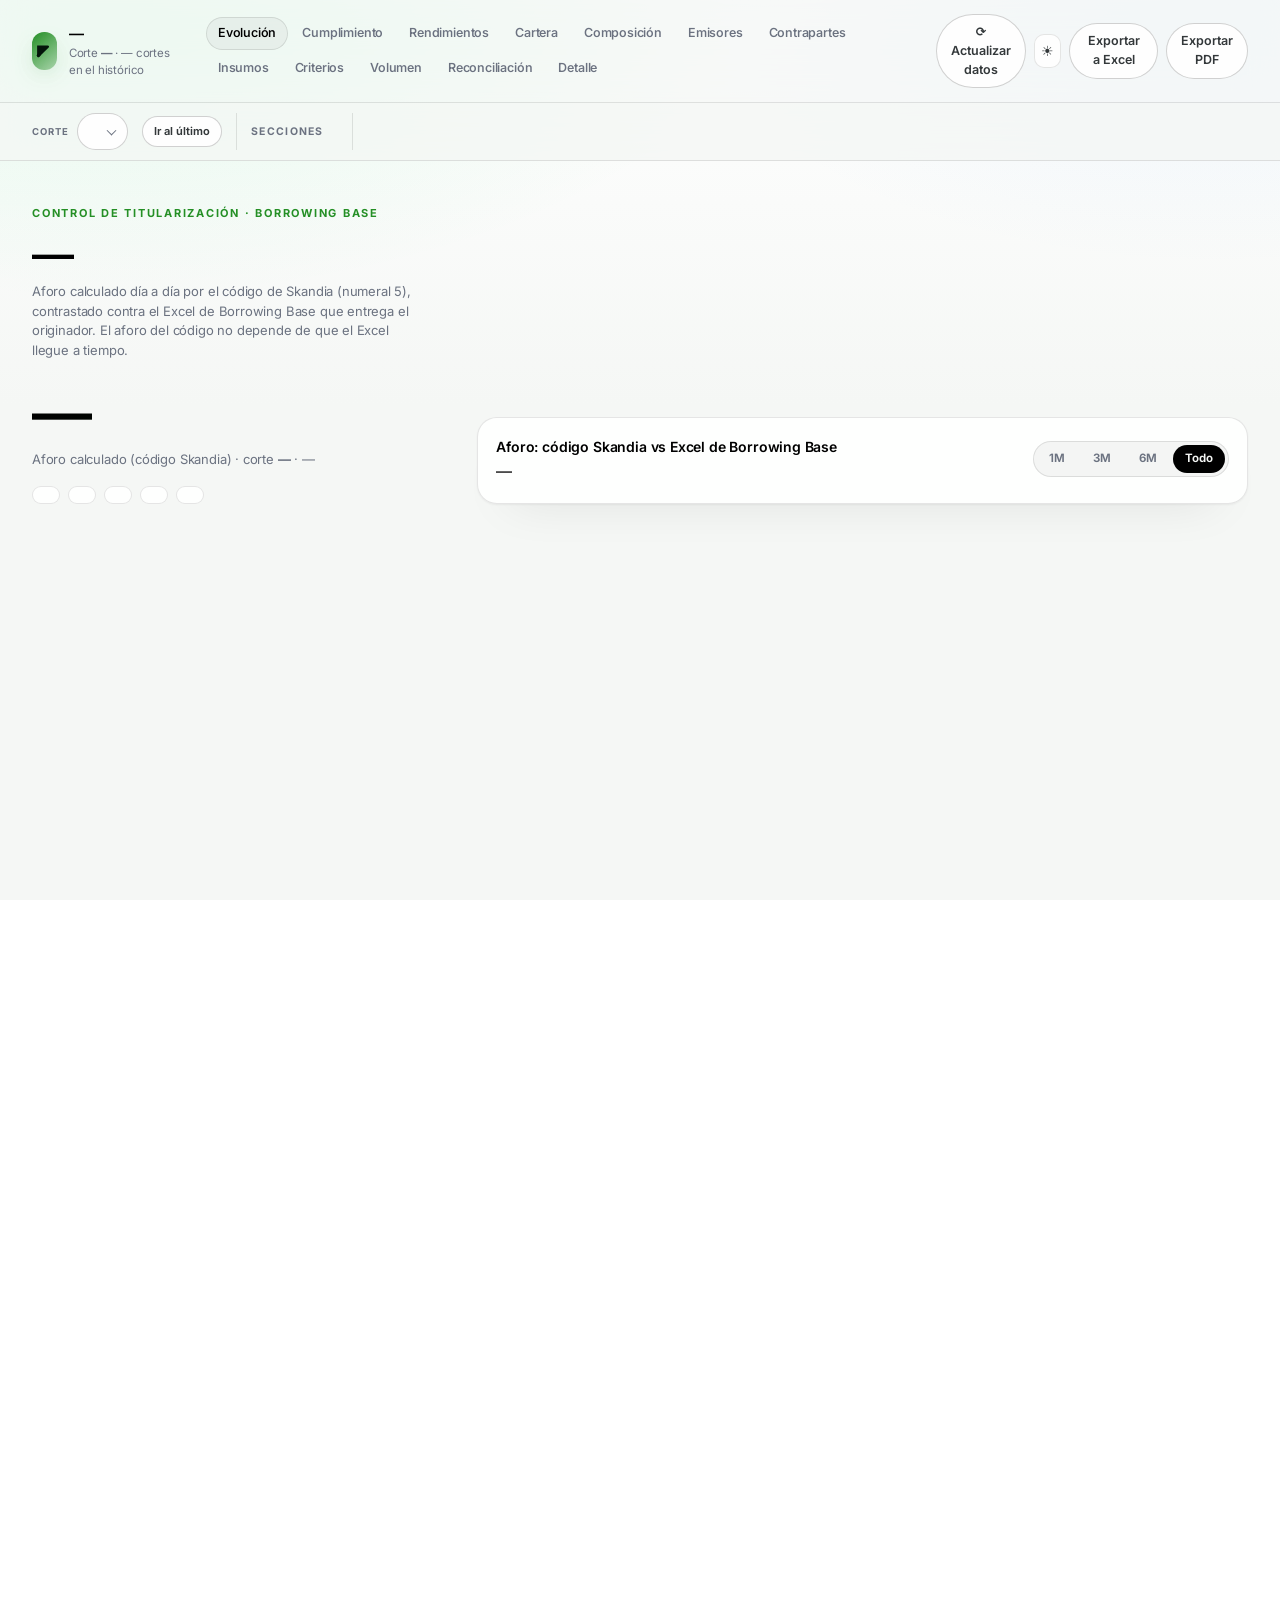
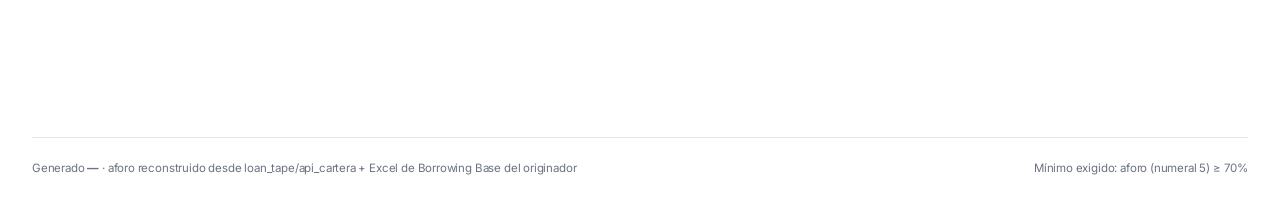
<file: alianza/plantilla.html>
<!doctype html>
<html lang="es" data-theme="light">
<head>
<meta charset="UTF-8">
<meta name="viewport" content="width=device-width, initial-scale=1">
<title>@@NOMBRE_FONDO@@ — Control de Titularización (Borrowing Base)</title>
<meta name="description" content="Control diario de @@NOMBRE_FONDO@@: aforo calculado vs Excel de Borrowing Base, cumplimiento y excesos, frescura de insumos, criterios de elegibilidad y reconciliación.">
<link rel="preconnect" href="https://fonts.googleapis.com">
<link rel="preconnect" href="https://fonts.gstatic.com" crossorigin>
<link href="https://fonts.googleapis.com/css2?family=Inter:wght@400;500;600;700&display=swap" rel="stylesheet">
<style>
:root{
  --bg:#07090b; --bg-2:#0b0e11;
  --surface:rgba(255,255,255,.035); --surface-2:rgba(255,255,255,.06); --surface-3:rgba(255,255,255,.09);
  --ink:#f2f5f4; --ink-2:#a7b0b3; --ink-muted:#6d777c;
  --border:rgba(255,255,255,.08); --border-strong:rgba(255,255,255,.16);
  --brand:#4dba15; --brand-2:#61d012; --brand-dim:rgba(77,186,21,.16);
  --blue:#40cb6b; --violet:#0a7e2e; --amber:#f5b544; --rose:#ff6b8a; --teal:#61d012;
  --good:#2fd67e; --bad:#ff6b6b;
  --grid:rgba(255,255,255,.06); --axis:rgba(255,255,255,.22);
  --radius:20px; --radius-sm:12px;
  --font:"Inter","Inter Tight",-apple-system,system-ui,"Segoe UI",sans-serif;
  --mono:"JetBrains Mono",ui-monospace,SFMono-Regular,Menlo,monospace;
  --ease:cubic-bezier(.16,1,.3,1);
  --shadow:0 1px 0 rgba(255,255,255,.05) inset, 0 30px 60px -40px rgba(0,0,0,.9);
}
html[data-theme="light"]{
  --bg:#f5f7f5; --bg-2:#ffffff;
  --surface:rgba(255,255,255,.9); --surface-2:rgba(0,0,0,.04); --surface-3:rgba(0,0,0,.07);
  --ink:#000000; --ink-2:#33383a; --ink-muted:#6b7280;
  --border:rgba(0,0,0,.1); --border-strong:rgba(0,0,0,.18);
  --brand:#248f25; --brand-2:#4dba15; --brand-dim:rgba(36,143,37,.12);
  --blue:#40cb6b; --violet:#0a7e2e; --amber:#c9871a; --rose:#d1436a; --teal:#4dba15;
  --good:#0f9d52; --bad:#d33b3b;
  --grid:rgba(0,0,0,.08); --axis:rgba(0,0,0,.3);
  --shadow:0 1px 2px rgba(0,0,0,.05), 0 24px 50px -34px rgba(0,0,0,.18);
}
*{box-sizing:border-box}
html{scroll-behavior:smooth}
body{
  margin:0; color:var(--ink); font-family:var(--font); line-height:1.5;
  -webkit-font-smoothing:antialiased; letter-spacing:-.011em;
  background:
    radial-gradient(1100px 600px at 8% -10%, rgba(0,224,90,.13), transparent 65%),
    radial-gradient(900px 500px at 95% -5%, rgba(90,166,255,.10), transparent 62%),
    linear-gradient(180deg,var(--bg-2),var(--bg) 45%);
  background-attachment:fixed; min-height:100vh;
}
::selection{background:var(--brand-dim); color:var(--ink)}
.wrap{max-width:100%;margin:0 auto;padding:0 32px}
.num{font-variant-numeric:tabular-nums;letter-spacing:-.03em}
.up{color:var(--good)} .down{color:var(--bad)}
.actualizar-wrap{position:relative}
.btn-actualizar .ic-actualizar{display:inline-block}
.btn-actualizar.corriendo .ic-actualizar{animation:girar-actualizar 1s linear infinite}
@keyframes girar-actualizar{from{transform:rotate(0deg)}to{transform:rotate(360deg)}}
.btn-actualizar:disabled{cursor:default;opacity:.75}
.actualizar-estado{position:absolute;top:100%;right:0;margin-top:6px;font-size:11.5px;color:var(--ink-muted);
  max-width:280px;text-align:right;line-height:1.4;display:none;z-index:60}
.actualizar-estado.visible{display:block}
.actualizar-estado.ok{color:var(--good)}
.actualizar-estado.error{color:var(--bad)}
.actualizar-log{display:none;position:absolute;top:100%;right:0;margin-top:34px;width:380px;max-width:90vw;max-height:220px;
  overflow-y:auto;background:var(--bg-2);border:1px solid var(--border);border-radius:10px;padding:8px 10px;
  font-family:ui-monospace,Consolas,monospace;font-size:11px;line-height:1.5;color:var(--ink-2);
  text-align:left;white-space:pre-wrap;word-break:break-word;z-index:60}
.actualizar-log.visible{display:block}

/* topbar */
.topbar{position:sticky;top:0;z-index:50;backdrop-filter:saturate(160%) blur(20px);
  background:color-mix(in srgb,var(--bg) 68%,transparent);border-bottom:1px solid var(--border)}
.topbar-in{display:flex;align-items:center;justify-content:space-between;gap:20px;padding:14px 32px;max-width:100%;margin:0 auto}
.brand{display:flex;align-items:center;gap:12px;min-width:0}
.brand-mark{width:38px;height:38px;border-radius:12px;display:grid;place-items:center;
  background:linear-gradient(140deg,var(--brand),color-mix(in srgb,var(--brand) 35%,transparent));
  box-shadow:0 8px 24px -10px var(--brand)}
.brand h1{font-size:15px;margin:0;font-weight:600;white-space:nowrap;overflow:hidden;text-overflow:ellipsis}
.brand p{margin:0;font-size:11.5px;color:var(--ink-muted)}
.topnav{display:flex;gap:2px;flex-wrap:wrap}
.topnav a{font-size:12.5px;font-weight:550;color:var(--ink-muted);text-decoration:none;padding:7px 12px;border-radius:999px;transition:.2s}
.topnav a:hover{color:var(--ink);background:var(--surface-2)}
.topnav a.on{color:var(--ink);background:var(--surface-2);box-shadow:inset 0 0 0 1px var(--border)}
.actions{display:flex;gap:8px;align-items:center}
.icon-btn{width:34px;height:34px;display:grid;place-items:center;border-radius:10px;cursor:pointer;
  border:1px solid var(--border);background:var(--surface);color:var(--ink-2);font-size:14px;transition:.2s var(--ease)}
.icon-btn:hover{color:var(--ink);background:var(--surface-2);transform:translateY(-1px)}
.ghost-btn{font:inherit;font-size:12.5px;font-weight:600;padding:8px 14px;border-radius:999px;cursor:pointer;
  border:1px solid var(--border-strong);background:var(--surface);color:var(--ink-2);transition:.2s var(--ease)}
.ghost-btn:hover{color:var(--ink);background:var(--surface-2)}
:focus-visible{outline:2px solid var(--brand);outline-offset:2px}

/* hero */
.hero{padding:44px 0 26px;display:grid;grid-template-columns:minmax(280px,.85fr) 1.6fr;gap:36px;align-items:end}
.eyebrow{font-size:11px;text-transform:uppercase;letter-spacing:.16em;color:var(--brand);font-weight:700;margin:0 0 10px}
.hero h2{font-size:clamp(28px,3.4vw,42px);line-height:1.06;margin:0 0 6px;font-weight:600;letter-spacing:-.035em}
.hero .sub{color:var(--ink-muted);font-size:13px;margin:0 0 22px;max-width:48ch}
.big-value{font-size:clamp(38px,5vw,60px);font-weight:600;letter-spacing:-.04em;line-height:1;
  background:linear-gradient(160deg,var(--ink),color-mix(in srgb,var(--ink) 55%,var(--brand)));
  -webkit-background-clip:text;background-clip:text;color:transparent}
.big-value.bad{background:linear-gradient(160deg,var(--ink),color-mix(in srgb,var(--ink) 55%,var(--bad)));-webkit-background-clip:text;background-clip:text;color:transparent}
.deltas{display:flex;gap:8px;flex-wrap:wrap;margin-top:16px}
.chip-delta{display:flex;flex-direction:column;gap:1px;padding:8px 13px;border-radius:12px;
  background:var(--surface);border:1px solid var(--border);font-size:13px;font-weight:650}
.chip-delta span{font-size:10px;font-weight:600;letter-spacing:.09em;text-transform:uppercase;color:var(--ink-muted)}
.hero-chart{background:var(--surface);border:1px solid var(--border);border-radius:var(--radius);padding:18px 18px 8px;box-shadow:var(--shadow)}
.hero-chart{position:relative}
.btn-copiar-img{position:absolute;top:14px;right:14px;width:30px;height:30px;border-radius:8px;
  border:1px solid var(--border);background:var(--surface-2);color:var(--ink-muted);cursor:pointer;
  font-size:15px;line-height:1;opacity:0;transition:.2s;z-index:5}
article.card:hover .btn-copiar-img,.hero-chart:hover .btn-copiar-img{opacity:1}
.btn-copiar-img:hover{color:var(--ink);background:var(--surface);transform:translateY(-1px)}
.btn-copiar-img:disabled{opacity:1;cursor:default}
.menu-copia-img{position:absolute;top:48px;right:14px;z-index:6;display:flex;flex-direction:column;gap:2px;
  background:var(--bg-2);border:1px solid var(--border);border-radius:10px;padding:6px;box-shadow:var(--shadow);
  min-width:200px}
.menu-copia-img button{font:inherit;font-size:12.5px;text-align:left;padding:7px 10px;border:0;border-radius:7px;
  background:transparent;color:var(--ink);cursor:pointer}
.menu-copia-img button:hover{background:var(--surface-2)}

/* cards / grid */
section{scroll-margin-top:86px}
.sec-head{display:flex;align-items:baseline;justify-content:space-between;gap:16px;flex-wrap:wrap;margin:52px 0 16px}
.sec-head h3{font-size:19px;margin:0;font-weight:600;letter-spacing:-.025em}
.sec-head p{margin:4px 0 0;font-size:12.5px;color:var(--ink-muted);max-width:80ch}
.grid{display:grid;gap:16px}
.g-5{grid-template-columns:repeat(5,1fr)}
.g-4{grid-template-columns:repeat(4,1fr)}
.g-3{grid-template-columns:repeat(3,1fr)}
.g-2{grid-template-columns:repeat(2,1fr)}
.g-62{grid-template-columns:1.55fr 1fr;align-items:start}
.g-26{grid-template-columns:1fr 1.55fr;align-items:start}
.card{background:var(--surface);border:1px solid var(--border);border-radius:var(--radius);padding:20px 22px;
  box-shadow:var(--shadow);position:relative;overflow:hidden;transition:border-color .3s,transform .3s var(--ease)}
.card:hover{border-color:var(--border-strong)}
.card h4{margin:0 0 2px;font-size:14px;font-weight:600}
.card .hint{margin:0 0 14px;font-size:11.5px;color:var(--ink-muted)}
.card-head{display:flex;align-items:center;justify-content:space-between;gap:12px;flex-wrap:wrap;margin-bottom:2px}
.stat{display:flex;flex-direction:column;gap:6px;padding:18px 20px}
.stat .lbl{font-size:10.5px;letter-spacing:.1em;text-transform:uppercase;color:var(--ink-muted);font-weight:650}
.stat .val{font-size:26px;font-weight:600;letter-spacing:-.035em;line-height:1.1}
.stat .foot{font-size:11.5px;color:var(--ink-muted)}
.stat::after{content:"";position:absolute;left:0;top:0;height:100%;width:2px;background:linear-gradient(180deg,var(--brand),transparent)}
.stat.bad::after{background:linear-gradient(180deg,var(--bad),transparent)}
.stat.warn::after{background:linear-gradient(180deg,var(--amber),transparent)}
.pill{display:inline-flex;align-items:center;gap:5px;font-size:11px;font-weight:650;padding:3px 9px;border-radius:999px;
  background:var(--surface-2);color:var(--ink-2);border:1px solid var(--border)}
.pill.good{color:var(--good);background:color-mix(in srgb,var(--good) 12%,transparent);border-color:color-mix(in srgb,var(--good) 26%,transparent)}
.pill.bad{color:var(--bad);background:color-mix(in srgb,var(--bad) 12%,transparent);border-color:color-mix(in srgb,var(--bad) 26%,transparent)}
.pill.warn{color:var(--amber);background:color-mix(in srgb,var(--amber) 14%,transparent);border-color:color-mix(in srgb,var(--amber) 28%,transparent)}
.range-chips{display:flex;gap:4px;background:var(--surface-2);padding:3px;border-radius:999px;border:1px solid var(--border)}
.range-chips button{font:inherit;font-size:11.5px;font-weight:650;border:0;background:transparent;color:var(--ink-muted);
  padding:5px 12px;border-radius:999px;cursor:pointer;transition:.2s}
.range-chips button.on{background:var(--ink);color:var(--bg);}
.range-chips button:hover:not(.on){color:var(--ink)}

/* charts */
.chart-host{width:100%;position:relative}
.chart-host svg{display:block;width:100%;height:auto;overflow:visible}
.chart-line{fill:none;stroke-width:2;stroke-linejoin:round;stroke-linecap:round}
.gridline{stroke:var(--grid);stroke-width:1}
.axis-txt{fill:var(--ink-muted);font-size:10.5px;font-family:var(--font)}
.crosshair{stroke:var(--axis);stroke-width:1;stroke-dasharray:3 4}
.tip{position:fixed;z-index:99;pointer-events:none;display:none;padding:10px 12px;border-radius:12px;font-size:12px;line-height:1.65;
  background:color-mix(in srgb,var(--bg-2) 88%,transparent);backdrop-filter:blur(16px);
  border:1px solid var(--border-strong);box-shadow:0 24px 50px -22px rgba(0,0,0,.8);white-space:nowrap}
.tip b{font-weight:650}
.legend{display:flex;gap:16px;flex-wrap:wrap;font-size:11.5px;color:var(--ink-2);margin-top:12px}
.legend .it{display:flex;align-items:center;gap:6px;cursor:pointer;user-select:none;padding:2px 4px;border-radius:6px;transition:.15s}
.legend .it:hover{background:var(--surface-2)}
.legend .it-apagado{opacity:.35;text-decoration:line-through}
.legend .it-ref{cursor:default}
.legend .it-ref:hover{background:none}
.sw{width:9px;height:9px;border-radius:3px}
.sw.dash{border-radius:0;height:2px;width:14px}

/* bars */
.bars{display:flex;flex-direction:column;gap:9px}
.bar-row{display:grid;grid-template-columns:1fr auto;gap:4px 10px}
.bar-row .k{font-size:12px;color:var(--ink-2);font-weight:550;overflow:hidden;text-overflow:ellipsis;white-space:nowrap}
.bar-row .v{font-size:11.5px;color:var(--ink-muted);font-variant-numeric:tabular-nums}
.bar-track{grid-column:1/-1;height:8px;border-radius:999px;background:var(--surface-2);overflow:hidden}
.bar-fill{height:100%;border-radius:999px;transition:width .8s var(--ease)}

/* donut legend */
.donut-wrap{display:flex;align-items:center;gap:22px;flex-wrap:wrap}
.donut-list{flex:1;min-width:200px;display:flex;flex-direction:column;gap:10px}
.donut-item{display:flex;align-items:center;gap:10px;font-size:12.5px}
.donut-item .k{flex:1;color:var(--ink-2);overflow:hidden;text-overflow:ellipsis;white-space:nowrap}
.donut-item .p{font-weight:650;font-variant-numeric:tabular-nums}

/* table */
.tbl-tools{display:flex;gap:8px;align-items:center;flex-wrap:wrap}
.search,.select{font:inherit;font-size:12.5px;border:1px solid var(--border-strong);background:var(--surface-2);color:var(--ink);
  border-radius:999px;padding:8px 15px}
.search{min-width:250px}
.search::placeholder{color:var(--ink-muted)}
.search:focus,.select:focus{outline:none;border-color:var(--brand);box-shadow:0 0 0 3px var(--brand-dim)}
.tbl-scroll{overflow:auto;max-height:460px;margin-top:14px;border-radius:var(--radius-sm)}
table{width:100%;border-collapse:collapse;font-size:12.5px}
thead th{position:sticky;top:0;z-index:1;background:color-mix(in srgb,var(--bg-2) 94%,transparent);backdrop-filter:blur(8px);
  font-size:10.5px;letter-spacing:.08em;text-transform:uppercase;color:var(--ink-muted);font-weight:700;text-align:right;padding:10px 12px;
  border-bottom:1px solid var(--border)}
tbody td{padding:11px 12px;text-align:right;border-bottom:1px solid var(--border);font-variant-numeric:tabular-nums;color:var(--ink-2)}
tbody tr:hover td{background:var(--surface-2);color:var(--ink)}
th:first-child,td:first-child{text-align:left}
td.strong{color:var(--ink);font-weight:600}
.tag{display:inline-block;font-size:10.5px;font-weight:650;padding:2px 8px;border-radius:999px;background:var(--surface-2);border:1px solid var(--border);color:var(--ink-2)}
.mini-bar{display:inline-block;vertical-align:middle;width:70px;height:6px;border-radius:999px;background:var(--surface-2);overflow:hidden;margin-right:8px}
.mini-bar i{display:block;height:100%;border-radius:999px;background:var(--brand)}
.hide{display:none !important}

/* heatmap */
.heat{display:grid;gap:3px;font-size:10.5px;overflow-x:auto;padding-bottom:4px}
.heat-cell{aspect-ratio:1.9;border-radius:5px;display:grid;place-items:center;font-weight:650;font-variant-numeric:tabular-nums;
  color:var(--ink);cursor:default;transition:transform .18s var(--ease)}
.heat-cell:hover{transform:scale(1.15)}
.heat-lbl{display:grid;place-items:center;color:var(--ink-muted);font-weight:650;font-size:10px}

/* timeline */
.tl{display:flex;flex-direction:column;gap:0;max-height:380px;overflow:auto;padding-right:6px}
.tl-item{display:grid;grid-template-columns:74px 22px 1fr;gap:10px;align-items:start;padding:9px 0}
.tl-date{font-size:11.5px;color:var(--ink-muted);font-variant-numeric:tabular-nums;padding-top:2px}
.tl-dot{position:relative;display:grid;place-items:center;height:100%}
.tl-dot i{width:9px;height:9px;border-radius:50%;margin-top:5px;z-index:1}
.tl-dot::before{content:"";position:absolute;top:0;bottom:-9px;width:1px;background:var(--border)}
.tl-body{font-size:12.5px;color:var(--ink-2)}
.tl-body b{color:var(--ink);font-weight:600}

/* insumo tiles */
.insumo-grid{display:grid;grid-template-columns:repeat(auto-fit,minmax(200px,1fr));gap:14px}
.insumo-tile{border:1px solid var(--border);border-radius:var(--radius-sm);padding:14px 16px;background:var(--surface-2)}
.insumo-tile h5{margin:0 0 6px;font-size:12.5px;font-weight:650}
.insumo-tile .archivo{font-size:11px;color:var(--ink-muted);overflow:hidden;text-overflow:ellipsis;white-space:nowrap}

/* ===== composicion de cartera / emisores / contrapartes ===== */
/* leyenda clickeable compartida por los graficos apilados y de lineas */
.leg{display:flex;gap:14px;flex-wrap:wrap;margin:10px 0 0}
.leg-item{display:inline-flex;align-items:center;gap:7px;font-size:11.5px;color:var(--ink-2);
  cursor:pointer;user-select:none;padding:3px 8px;border-radius:999px;border:1px solid transparent;transition:.18s var(--ease)}
.leg-item:hover{background:var(--surface-2)}
.leg-item.off{opacity:.38}
.leg-item .sw{width:10px;height:10px;border-radius:3px;flex:0 0 auto}
.leg-item .lv{font-variant-numeric:tabular-nums;color:var(--ink-muted)}

/* barra "uso vs limite" (bullet): la barra es el uso, la marca vertical el cupo */
.blt{display:flex;flex-direction:column;gap:11px}
.blt-row{display:grid;grid-template-columns:1fr auto;gap:4px 10px;cursor:default}
.blt-row .k{font-size:12px;color:var(--ink-2);font-weight:550;overflow:hidden;text-overflow:ellipsis;white-space:nowrap}
.blt-row .v{font-size:11.5px;color:var(--ink-muted);font-variant-numeric:tabular-nums}
.blt-track{grid-column:1/-1;position:relative;height:11px;border-radius:999px;background:var(--surface-2);overflow:visible}
.blt-fill{position:absolute;left:0;top:0;height:100%;border-radius:999px;transition:width .8s var(--ease)}
.blt-mark{position:absolute;top:-3px;width:2px;height:17px;border-radius:2px;background:var(--ink);opacity:.75}
.blt-row:hover .blt-fill{filter:brightness(1.12)}

/* matriz de presencia de emisores (mes x emisor) */
.pmx{display:grid;gap:3px;font-size:10px;overflow-x:auto;padding-bottom:4px}
.pmx-lbl{display:flex;align-items:center;color:var(--ink-muted);font-weight:600;font-size:11px;
  overflow:hidden;text-overflow:ellipsis;white-space:nowrap;padding-right:8px}
.pmx-cell{height:17px;border-radius:4px;background:var(--surface-2);cursor:default;transition:transform .16s var(--ease)}
.pmx-cell:hover{transform:scaleY(1.35);z-index:2}
.pmx-head{color:var(--ink-muted);font-weight:650;font-size:9.5px;text-align:center;letter-spacing:.04em}

/* barra de filtros de contrapartes */
.filtros{display:flex;gap:10px;flex-wrap:wrap;align-items:flex-end;margin-bottom:4px}
.filtro{display:flex;flex-direction:column;gap:4px}
.filtro label{font-size:9.5px;letter-spacing:.1em;text-transform:uppercase;color:var(--ink-muted);font-weight:650}
.filtro select,.filtro input{font:inherit;font-size:12px;border:1px solid var(--border-strong);background:var(--surface-2);
  color:var(--ink);border-radius:10px;padding:7px 10px;min-width:132px}
.filtro select:focus,.filtro input:focus{outline:none;border-color:var(--brand);box-shadow:0 0 0 3px var(--brand-dim)}
.toggles{display:flex;gap:5px;flex-wrap:wrap}
.tg{font:inherit;font-size:11.5px;font-weight:650;border:1px solid var(--border-strong);background:var(--surface-2);
  color:var(--ink-muted);border-radius:999px;padding:6px 12px;cursor:pointer;transition:.18s var(--ease)}
.tg:hover{color:var(--ink)}
.tg.on{background:var(--brand);border-color:var(--brand);color:#05230a}
.filtro-resumen{font-size:11.5px;color:var(--ink-muted);margin:12px 0 0}
.filtro-resumen b{color:var(--ink)}

/* tabla ordenable + fila expandible */
th.sortable{cursor:pointer;user-select:none;white-space:nowrap}
th.sortable:hover{color:var(--ink)}
th.sortable::after{content:"↕";opacity:.32;margin-left:5px;font-size:10px}
th.sortable.asc::after{content:"↑";opacity:1}
th.sortable.desc::after{content:"↓";opacity:1}
tr.expandible{cursor:pointer}
tr.expandible:hover td{background:var(--surface-2)}
tr.detalle-fila>td{background:var(--surface);padding:0}
.detalle-box{padding:14px 18px;border-left:2px solid var(--brand)}
.detalle-box .dg{display:grid;grid-template-columns:repeat(auto-fit,minmax(150px,1fr));gap:12px 20px;margin-bottom:12px}
.detalle-box .dg div span{display:block;font-size:9.5px;letter-spacing:.09em;text-transform:uppercase;color:var(--ink-muted);font-weight:650}
.detalle-box .dg div b{font-size:13px;font-weight:600;font-variant-numeric:tabular-nums}
.mini-tbl{font-size:11.5px;width:100%;border-collapse:collapse}
.mini-tbl th{text-align:right;padding:5px 8px;color:var(--ink-muted);font-size:9.5px;
  letter-spacing:.08em;text-transform:uppercase;border-bottom:1px solid var(--border)}
.mini-tbl td{text-align:right;padding:5px 8px;border-bottom:1px solid var(--border);font-variant-numeric:tabular-nums}
.mini-tbl th:first-child,.mini-tbl td:first-child{text-align:left}

/* encabezado de sub-bloque DENTRO de una seccion: mismo look que .sec-head
   pero SIN ser .sec-head, porque UX.acordeon convierte todo .sec-head hijo
   directo de <section> en cabecera clickeable y una seccion no puede tener
   dos. */
.sub-head{display:flex;align-items:baseline;justify-content:space-between;gap:16px;flex-wrap:wrap;margin:26px 0 16px}
.sub-head h4{font-size:15px;margin:0;font-weight:600;letter-spacing:-.02em}
.sub-head p{margin:2px 0 0;font-size:12.5px;color:var(--ink-muted);max-width:80ch}

.note{font-size:12px;color:var(--ink-muted);background:var(--surface);border:1px solid var(--border);
  border-left:2px solid var(--brand);border-radius:var(--radius-sm);padding:12px 16px;margin-top:12px}
footer{margin:64px 0 40px;padding-top:22px;border-top:1px solid var(--border);font-size:11.5px;color:var(--ink-muted);
  display:flex;justify-content:space-between;gap:16px;flex-wrap:wrap}

.reveal{opacity:0;transform:translateY(14px)}
.reveal.in{opacity:1;transform:none;transition:opacity .6s var(--ease),transform .6s var(--ease)}
@media (prefers-reduced-motion:reduce){.reveal{opacity:1;transform:none} html{scroll-behavior:auto}}

@media (max-width:1080px){
  .hero{grid-template-columns:1fr;gap:24px}
  .g-5{grid-template-columns:repeat(3,1fr)}
  .g-4{grid-template-columns:repeat(2,1fr)} .g-3{grid-template-columns:1fr}
  .g-62,.g-26,.g-2{grid-template-columns:1fr}
  .topnav{display:none}
}
@media (max-width:640px){
  .wrap,.topbar-in{padding-left:16px;padding-right:16px}
  .g-5,.g-4{grid-template-columns:1fr}
  .card{padding:16px 16px;border-radius:16px}
}


/* ==========================================================================
   PATRÓN UX 2026 — bloque COMÚN a los 6 dashboards de "Datos de Portafolios".
   Pegar TAL CUAL al final del bloque de estilos de plantilla.html.

   OJO: nunca escribir el tag literal de cierre de style dentro de un
   comentario CSS — el parser HTML no entiende comentarios CSS y cortaría el
   bloque de estilos ahí mismo, tirando el resto del CSS como texto y
   rompiendo el documento. (Pasó una vez; de ahí esta nota.)

   No define NINGÚN color literal: todo sale de las variables que ya tiene
   cada dashboard (--brand, --surface, --ink, ...), así que se ve nativo en
   los 3 sistemas visuales que hoy conviven y no toca la paleta de nadie.
   ========================================================================== */

/* ---------- 1. barra de filtros global (sticky, debajo del topbar) ---------- */
.barra-filtros{position:sticky;top:63px;z-index:45;display:flex;align-items:center;gap:14px;flex-wrap:wrap;
  padding:10px 32px;background:color-mix(in srgb,var(--bg) 82%,transparent);
  backdrop-filter:saturate(160%) blur(18px);border-bottom:1px solid var(--border)}
.barra-filtros .bf-tit{font-size:10.5px;letter-spacing:.12em;text-transform:uppercase;color:var(--ink-muted);font-weight:700}
.barra-filtros .bf-sep{width:1px;align-self:stretch;background:var(--border)}
.barra-filtros .bf-nota{font-size:11.5px;color:var(--ink-muted)}
@media (max-width:900px){.barra-filtros{padding-left:16px;padding-right:16px;top:56px}}

/* ---------- 2. controles de filtro "bonitos" ---------- */
.filtro-ux{display:flex;flex-direction:column;gap:4px;min-width:0}
.filtro-ux>label{font-size:9.5px;letter-spacing:.11em;text-transform:uppercase;color:var(--ink-muted);font-weight:700;
  padding-left:2px}
.filtro-ux.horiz{flex-direction:row;align-items:center;gap:8px}
.filtro-ux.horiz>label{padding:0}

/* select moderno: el <select> nativo pero sin el look de sistema */
.sel-ux{position:relative;display:inline-flex;align-items:center}
.sel-ux::after{content:"";position:absolute;right:13px;top:50%;width:6px;height:6px;pointer-events:none;
  border-right:1.6px solid var(--ink-muted);border-bottom:1.6px solid var(--ink-muted);
  transform:translateY(-70%) rotate(45deg);transition:.2s}
.sel-ux:hover::after{border-color:var(--ink)}
.sel-ux>select{font:inherit;font-size:12.5px;font-weight:600;appearance:none;-webkit-appearance:none;
  border:1px solid var(--border-strong);background:var(--surface);color:var(--ink);
  border-radius:999px;padding:8px 34px 8px 15px;cursor:pointer;min-width:0;
  transition:.2s var(--ease);text-overflow:ellipsis}
.sel-ux>select:hover{background:var(--surface-2);border-color:var(--ink-muted)}
.sel-ux>select:focus{outline:none;border-color:var(--brand);box-shadow:0 0 0 3px var(--brand-dim)}
.sel-ux>select:disabled{opacity:.5;cursor:default}
.sel-ux.chico>select{font-size:11.5px;padding:6px 30px 6px 12px}

/* búsqueda con lupa */
.busca-ux{position:relative;display:inline-flex;align-items:center}
.busca-ux::before{content:"⌕";position:absolute;left:13px;font-size:15px;color:var(--ink-muted);pointer-events:none;line-height:1}
.busca-ux>input{font:inherit;font-size:12.5px;border:1px solid var(--border-strong);background:var(--surface);color:var(--ink);
  border-radius:999px;padding:8px 15px 8px 31px;min-width:240px;transition:.2s var(--ease)}
.busca-ux>input::placeholder{color:var(--ink-muted)}
.busca-ux>input:hover{background:var(--surface-2)}
.busca-ux>input:focus{outline:none;border-color:var(--brand);box-shadow:0 0 0 3px var(--brand-dim);background:var(--surface)}
.busca-ux>input::-webkit-search-cancel-button{filter:grayscale(1) opacity(.5)}

/* segmentado (mismo look que .range-chips que ya existe; alias para lo nuevo) */
.seg-ux{display:inline-flex;gap:3px;background:var(--surface-2);padding:3px;border-radius:999px;border:1px solid var(--border)}
.seg-ux>button{font:inherit;font-size:11.5px;font-weight:650;border:0;background:transparent;color:var(--ink-muted);
  padding:5px 12px;border-radius:999px;cursor:pointer;transition:.18s var(--ease);white-space:nowrap}
.seg-ux>button.on{background:var(--ink);color:var(--bg)}
.seg-ux>button:hover:not(.on){color:var(--ink)}
.seg-ux.mini>button{font-size:10.5px;padding:4px 9px}

/* chips de filtro activo, con "x" para quitarlo */
.chips-activos{display:flex;gap:6px;flex-wrap:wrap;align-items:center}
.chip-activo{display:inline-flex;align-items:center;gap:6px;font-size:11px;font-weight:650;padding:4px 6px 4px 10px;
  border-radius:999px;background:var(--brand-dim);color:var(--ink);border:1px solid color-mix(in srgb,var(--brand) 34%,transparent)}
.chip-activo>span{opacity:.72;font-weight:600}
.chip-activo>button{border:0;background:transparent;color:inherit;cursor:pointer;font-size:13px;line-height:1;
  padding:0 3px;border-radius:50%;opacity:.6}
.chip-activo>button:hover{opacity:1;background:color-mix(in srgb,var(--brand) 22%,transparent)}
.btn-limpiar-filtros{font:inherit;font-size:11px;font-weight:650;border:0;background:transparent;color:var(--ink-muted);
  cursor:pointer;text-decoration:underline;text-underline-offset:2px;padding:2px 4px}
.btn-limpiar-filtros:hover{color:var(--ink)}

/* ---------- 3. secciones desplegables (accordion) ---------- */
/* El wrapper .sec-body lo crea UX.acordeon() por JS: NO hay que tocar el
   markup de las secciones que ya existen. */
section.acc>.sec-head{cursor:pointer;position:relative;padding-right:44px;border-radius:var(--radius-sm);
  transition:background .2s;margin-bottom:16px}
section.acc>.sec-head:hover{background:var(--surface-2)}
section.acc>.sec-head .acc-flecha{position:absolute;right:10px;top:6px;width:26px;height:26px;border-radius:8px;
  display:grid;place-items:center;border:1px solid var(--border);background:var(--surface);color:var(--ink-muted);
  font-size:11px;transition:.25s var(--ease);pointer-events:none}
section.acc>.sec-head:hover .acc-flecha{color:var(--ink);border-color:var(--border-strong)}
section.acc.cerrada>.sec-head .acc-flecha{transform:rotate(-90deg)}
section.acc>.sec-body{overflow:hidden}
section.acc.cerrada>.sec-body{display:none}
section.acc.cerrada>.sec-head{margin-bottom:0}
section.acc>.sec-head .acc-resumen{display:none;font-size:11.5px;color:var(--ink-muted);margin-top:6px}
section.acc.cerrada>.sec-head .acc-resumen{display:block}
.acc-global{display:inline-flex;gap:6px;align-items:center}

/* ---------- 4. tablas: orden, totales, herramientas ---------- */
th.sortable{cursor:pointer;user-select:none;white-space:nowrap;transition:color .18s}
th.sortable:hover{color:var(--ink)}
th.sortable::after{content:"↕";opacity:.3;margin-left:5px;font-size:10px}
th.sortable.asc::after{content:"↑";opacity:1;color:var(--brand)}
th.sortable.desc::after{content:"↓";opacity:1;color:var(--brand)}
tfoot.tot-ux td{position:sticky;bottom:0;background:color-mix(in srgb,var(--bg-2) 95%,transparent);
  backdrop-filter:blur(8px);border-top:1.5px solid var(--border-strong);border-bottom:0;
  font-weight:700;color:var(--ink);padding:10px 12px;font-size:12px}
tfoot.tot-ux td.lbl-tot{text-align:left;letter-spacing:.05em;text-transform:uppercase;font-size:10.5px;color:var(--ink-muted)}
.tbl-acciones{display:inline-flex;gap:6px;align-items:center}
.btn-tbl{font:inherit;font-size:11px;font-weight:650;padding:6px 11px;border-radius:999px;cursor:pointer;
  border:1px solid var(--border-strong);background:var(--surface);color:var(--ink-2);transition:.18s var(--ease);
  white-space:nowrap}
.btn-tbl:hover{color:var(--ink);background:var(--surface-2);transform:translateY(-1px)}
.btn-tbl.ok{color:var(--good);border-color:color-mix(in srgb,var(--good) 40%,transparent)}
.tbl-vacia{font-size:12px;color:var(--ink-muted);padding:18px 4px;text-align:center}

/* ---------- 5. matriz de presencia (rotación de emisores) ---------- */
.pmx{overflow-x:auto;padding-bottom:6px}
.pmx table{border-collapse:separate;border-spacing:2px;font-size:10.5px;width:auto;min-width:100%}
.pmx th{position:static;background:transparent;backdrop-filter:none;border:0;padding:2px 6px;
  font-size:9.5px;letter-spacing:.06em;text-transform:uppercase;color:var(--ink-muted);font-weight:700;
  text-align:center;white-space:nowrap}
.pmx th.pmx-emisor{text-align:left;position:sticky;left:0;z-index:2;
  background:color-mix(in srgb,var(--bg-2) 94%,transparent);backdrop-filter:blur(8px)}
.pmx td{border:0;padding:0;text-align:center}
.pmx td.pmx-emisor{text-align:left;padding:2px 10px 2px 4px;font-size:11.5px;color:var(--ink-2);font-weight:550;
  white-space:nowrap;max-width:220px;overflow:hidden;text-overflow:ellipsis;position:sticky;left:0;z-index:1;
  background:color-mix(in srgb,var(--bg-2) 94%,transparent);backdrop-filter:blur(8px)}
.pmx-cel{width:20px;height:17px;border-radius:4px;display:block;transition:transform .16s var(--ease)}
.pmx-cel:hover{transform:scale(1.28)}
.pmx-cel.vacia{background:var(--surface-2)}
.pmx-leyenda{display:flex;gap:14px;align-items:center;flex-wrap:wrap;font-size:11px;color:var(--ink-muted);margin-top:10px}
.pmx-escala{display:inline-flex;gap:2px;align-items:center}
.pmx-escala i{width:15px;height:11px;border-radius:3px;display:inline-block}

/* ---------- 6. contexto de numerales ---------- */
.num-ctx{display:inline-flex;align-items:center;gap:5px}
.badge-origen{display:inline-block;font-size:9.5px;font-weight:750;letter-spacing:.07em;text-transform:uppercase;
  padding:2px 7px;border-radius:999px;border:1px solid var(--border);background:var(--surface-2);color:var(--ink-muted);
  white-space:nowrap;vertical-align:middle}
.badge-origen.regulatorio{color:var(--blue);border-color:color-mix(in srgb,var(--blue) 34%,transparent);
  background:color-mix(in srgb,var(--blue) 11%,transparent)}
/* "reglamento" = Reglamento del fondo / contrato de administración: para un
   FIC es un documento contractual aprobado por la SFC, así que NO es lo
   mismo que una norma externa ("regulatorio") ni un control que se inventó
   el área ("interno"). */
.badge-origen.reglamento,.badge-origen.contractual{color:var(--violet);
  border-color:color-mix(in srgb,var(--violet) 34%,transparent);
  background:color-mix(in srgb,var(--violet) 11%,transparent)}
.badge-origen.interno{color:var(--amber);border-color:color-mix(in srgb,var(--amber) 34%,transparent);
  background:color-mix(in srgb,var(--amber) 11%,transparent)}
.badge-origen.informativo{opacity:.8}
.badge-origen.porconfirmar{border-style:dashed}
.ic-info{display:inline-grid;place-items:center;width:16px;height:16px;border-radius:50%;font-size:10px;
  border:1px solid var(--border-strong);color:var(--ink-muted);cursor:help;flex:none;line-height:1;
  background:var(--surface-2);vertical-align:middle}
.ic-info:hover,.ic-info:focus{color:var(--ink);border-color:var(--brand)}
.fila-numeral .num-nom{color:var(--ink);font-weight:600}
.fila-numeral .num-desc{display:block;font-size:11px;color:var(--ink-muted);margin-top:3px;
  max-width:62ch;white-space:normal;line-height:1.45}
.fila-numeral .num-fuente{display:block;font-size:10.5px;color:var(--ink-muted);margin-top:4px;opacity:.85}
.fila-numeral .num-fuente code{font-size:10px}

/* ---------- 7. avisos flotantes (copiado, exportado, ...) ---------- */
.aviso-ux{position:fixed;left:50%;bottom:28px;transform:translateX(-50%) translateY(14px);z-index:200;
  padding:10px 18px;border-radius:999px;font-size:12.5px;font-weight:600;
  background:var(--ink);color:var(--bg);box-shadow:0 20px 40px -18px rgba(0,0,0,.55);
  opacity:0;pointer-events:none;transition:.28s var(--ease)}
.aviso-ux.visible{opacity:1;transform:translateX(-50%)}

/* ---------- 8. estado "sin datos para este corte" ---------- */
.sin-corte{font-size:12.5px;color:var(--ink-muted);background:var(--surface);border:1px dashed var(--border-strong);
  border-radius:var(--radius-sm);padding:16px 18px;text-align:center}

/* ==========================================================================
   9. IMPRESIÓN / PDF  — "que el PDF salga cuadrado"
   Se combina con UX.prepararImpresion(), que antes de imprimir fuerza tema
   claro, abre todos los acordeones y redibuja los SVG al ancho de página.
   ========================================================================== */
@media print{
  @page{size:A4 landscape;margin:11mm 9mm 13mm}

  /* nada de cromo de app en papel */
  .topbar,.barra-filtros,.actions,.topnav,.actualizar-wrap,.acc-flecha,
  .btn-copiar-img,.menu-copia-img,.tbl-acciones,.btn-tbl,.aviso-ux,
  .btn-limpiar-filtros,.seg-ux,.range-chips,.busca-ux,#btn-print,#btn-tema{display:none !important}

  html,body{background:#fff !important}
  body{background-image:none !important;min-height:0}
  .wrap{max-width:none !important;padding:0 !important}

  /* las animaciones de entrada dejan tarjetas invisibles en papel */
  .reveal,.reveal.in{opacity:1 !important;transform:none !important;transition:none !important}

  /* nada se parte por la mitad */
  .card,.hero-chart,article,.pmx,figure,tfoot{break-inside:avoid;page-break-inside:avoid}
  .sec-head{break-after:avoid;page-break-after:avoid;margin:16px 0 10px !important;padding-right:0 !important}
  section{break-inside:auto;scroll-margin-top:0}
  section.acc>.sec-body{display:block !important}
  h3,h4,h5{break-after:avoid;page-break-after:avoid}
  tr,.bar-row,.donut-item,.tl-item{break-inside:avoid;page-break-inside:avoid}
  thead{display:table-header-group}
  tfoot{display:table-footer-group}

  /* rejillas: en papel 4 columnas quedan ilegibles */
  .g-4{grid-template-columns:repeat(2,1fr) !important}
  .g-3,.g-2,.g-62,.g-26{grid-template-columns:1fr !important}
  .hero{grid-template-columns:1fr !important;gap:16px !important;padding:8px 0 14px !important}

  /* tablas: sin scroll interno, se dejan fluir a varias páginas */
  .tbl-scroll,.pmx{max-height:none !important;overflow:visible !important}
  thead th{position:static !important;backdrop-filter:none !important;background:#fff !important}
  tfoot.tot-ux td{position:static !important;backdrop-filter:none !important;background:#f4f4f4 !important}

  /* tinta: bordes de verdad, sin translúcidos que se pierden */
  .card,.hero-chart,.note,.sin-corte{box-shadow:none !important;border:1px solid #d5d5d5 !important;
    background:#fff !important;break-inside:avoid}
  .stat::after{background:#888 !important}
  .heat-cell,.bar-fill,.map-bub,.pmx-cel{-webkit-print-color-adjust:exact;print-color-adjust:exact}
  *{-webkit-print-color-adjust:exact;print-color-adjust:exact}

  /* pie con la referencia del corte impreso (lo pone UX.prepararImpresion) */
  .pie-impresion{display:block !important;margin-top:18px;padding-top:8px;border-top:1px solid #ccc;
    font-size:9.5px;color:#555}
  footer{border-top:1px solid #ccc;font-size:9.5px;color:#555;margin:20px 0 0}
}
.pie-impresion{display:none}

/* clase que UX pone en <html> mientras se imprime, para lo que CSS solo no
   puede resolver (ej. no dejar que un @media print re-mida los SVG) */
html.imprimiendo .card:hover,html.imprimiendo .tl-item:hover{background:none}


/* ==========================================================================
   Ajustes locales del patron para Alianza. Van DESPUES del bloque comun.

   1) La matriz de presencia de emisores de este dashboard es la version
      buena (universo completo de emisores, escala en raiz, tooltip global) y
      esta hecha con CSS grid de div, no con una tabla. El bloque comun trae
      la variante en tabla; sus reglas de .pmx table/th/td no matchean nada
      aca, pero .pmx si, y le pisaria el display:grid. Se restituye.
   2) Se reusa tal cual la leyenda del bloque comun (.pmx-leyenda /
      .pmx-escala / .pmx-cel.vacia), que la version local no tenia.
   ========================================================================== */
.pmx{display:grid;gap:3px;font-size:10px;overflow-x:auto;padding-bottom:6px}
.pmx-cell{height:17px;border-radius:4px;background:var(--surface-2);cursor:default;
  transition:transform .16s var(--ease)}
.pmx-cell:hover{transform:scaleY(1.35);z-index:2}
.pmx-leyenda{grid-column:1/-1}

/* la barra de filtros se ancla debajo del topbar de ESTE dashboard (66px) */
.barra-filtros{top:66px}
@media (max-width:900px){.barra-filtros{top:60px}}

/* los filtros de contrapartes viven dentro de una .card, no en la barra
   sticky: se les da el aire de una fila de filtros propia */
.filtros{display:flex;gap:14px;flex-wrap:wrap;align-items:flex-end;margin-bottom:4px}

/* fila de numerales: el texto de "que exige" necesita respirar y no debe
   heredar el text-align:right de las celdas numericas de la tabla */
td.cel-numeral{text-align:left;max-width:46ch}
tfoot.tot-ux td.lbl-tot{text-align:left}

/* en impresion el bloque comun esconde .range-chips (los rangos 1M/3M/6M) y
   .seg-ux: aca eso es correcto, pero la leyenda clickeable .leg SI tiene que
   imprimirse, porque es lo que identifica cada serie del apilado. */
@media print{
  .leg{display:flex !important}
  .leg-item{border:0 !important}
  .filtros,.tbl-tools,.toggles{display:none !important}
  .insumo-grid{grid-template-columns:repeat(2,1fr) !important}
  .tl{max-height:none !important;overflow:visible !important}
  .heat{overflow:visible !important}
}

</style>
</head>
<body>

<header class="topbar">
  <div class="topbar-in">
    <div class="brand">
      <span class="brand-mark">
        <svg width="18" height="15" viewBox="0 0 100 82" aria-hidden="true">
          <path d="M8 8 H72 a6 6 0 0 1 4.2 10.2 L22 72 a6 6 0 0 1 -10.2 -4.2 V8 Z" fill="#04140a"/>
          <circle cx="20" cy="62" r="10" fill="#04140a"/>
        </svg>
      </span>
      <div>
        <h1 id="f-nombre">—</h1>
        <p>Corte <b id="f-corte">—</b> · <span id="f-nfechas">—</span> cortes en el histórico</p>
      </div>
    </div>
    <nav class="topnav">
      <a href="#evolucion" class="on">Evolución</a>
      <a href="#cumplimiento">Cumplimiento</a>
      <a href="#rendimientos">Rendimientos</a>
      <a href="#cartera">Cartera</a>
      <a href="#composicion">Composición</a>
      <a href="#emisores">Emisores</a>
      <a href="#contrapartes">Contrapartes</a>
      <a href="#insumos">Insumos</a>
      <a href="#criterios">Criterios</a>
      <a href="#volumen">Volumen</a>
      <a href="#reconciliacion">Reconciliación</a>
      <a href="#detalle">Detalle</a>
    </nav>
    <div class="actions">
      <div class="actualizar-wrap">
        <button class="ghost-btn btn-actualizar" id="btn-actualizar" title="Vuelve a leer los insumos de nuevo y reconstruye este dashboard">
          <span class="ic-actualizar">⟳</span> Actualizar datos
        </button>
        <div class="actualizar-estado" id="actualizar-estado"></div>
        <pre class="actualizar-log" id="actualizar-log"></pre>
      </div>
      <button class="icon-btn" id="btn-tema" title="Cambiar tema" aria-label="Cambiar tema">☀</button>
      <button class="ghost-btn" id="btn-excel" title="Baja TODAS las tablas del tablero en un solo archivo que Excel abre en columnas (CSV con ; y BOM UTF-8), respetando el corte, el orden y los filtros activos">Exportar a Excel</button>
      <button class="ghost-btn" id="btn-print">Exportar PDF</button>
    </div>
  </div>
</header>

<!-- Filtro de corte GLOBAL: gobierna todo el tablero (no sólo un
     encabezado). El histórico en disco tiene más cortes que corridas del
     control: los que sí tienen corrida se marcan con ● y los que sólo
     tienen insumo crudo con ○. -->
<div class="barra-filtros">
  <div class="filtro-ux horiz">
    <label for="select-corte-global">Corte</label>
    <span class="sel-ux"><select id="select-corte-global"></select></span>
  </div>
  <button class="btn-tbl" id="btn-corte-ultimo" title="Volver al corte más reciente disponible">Ir al último</button>
  <span class="bf-sep"></span>
  <span class="bf-tit">Secciones</span>
  <span id="host-acordeon"></span>
  <span class="bf-sep"></span>
  <span class="bf-nota" id="bf-nota"></span>
</div>

<main class="wrap">

  <div class="hero">
    <div>
      <p class="eyebrow">Control de titularización · Borrowing Base</p>
      <h2 id="f-nombre2">—</h2>
      <p class="sub">Aforo calculado día a día por el código de Skandia (numeral 5), contrastado contra el Excel de Borrowing Base que entrega el originador. El aforo del código no depende de que el Excel llegue a tiempo.</p>
      <div class="big-value num" id="kpi-aforo">—</div>
      <p class="sub" style="margin:8px 0 0">Aforo calculado (código Skandia) · corte <b class="num" id="f-corte-sub">—</b> · <span id="f-min-aforo">—</span></p>
      <div class="deltas">
        <div class="chip-delta" id="d-excel"></div>
        <div class="chip-delta" id="d-margen"></div>
        <div class="chip-delta" id="d-racha"></div>
        <div class="chip-delta" id="d-excesos"></div>
        <div class="chip-delta" id="d-reconc"></div>
      </div>
    </div>
    <div class="hero-chart">
      <div style="display:flex;align-items:center;justify-content:space-between;gap:14px;flex-wrap:wrap;margin-bottom:10px">
        <div><h4 style="margin:0;font-size:14px;font-weight:600">Aforo: código Skandia vs Excel de Borrowing Base</h4>
        <p class="hint" style="margin:2px 0 0" id="f-rango">—</p></div>
        <div class="range-chips" id="chips-rango">
          <button>1M</button><button>3M</button><button>6M</button><button class="on">Todo</button>
        </div>
      </div>
      <div class="chart-host" id="chart-principal"></div>
      <div class="legend" id="legend-principal"></div>
    </div>
  </div>

  <section id="evolucion">
    <div class="sec-head reveal">
      <div><h3>Evolución del aforo: código Skandia vs Excel del originador</h3><p>Comparación diaria entre el aforo que produce el código (numeral 5, sobre la cartera elegible) y el que reporta el Excel de Borrowing Base para el mismo corte.</p></div>
    </div>
    <div class="grid g-4">
      <article class="card stat reveal" id="s-aforo-actual"><span class="lbl">Aforo código, último corte</span><span class="val num">—</span><span class="foot"></span></article>
      <article class="card stat reveal" id="s-aforo-excel"><span class="lbl">Aforo Excel, mismo corte</span><span class="val num">—</span><span class="foot"></span></article>
      <article class="card stat reveal" id="s-aforo-min"><span class="lbl">Mínimo histórico (código)</span><span class="val num">—</span><span class="foot"></span></article>
      <article class="card stat reveal" id="s-excel-ok"><span class="lbl">Cortes con Excel conciliado</span><span class="val num">—</span><span class="foot"></span></article>
    </div>
    <div class="grid g-2" style="margin-top:16px">
      <article class="card reveal"><h4>Brecha código vs Excel</h4><p class="hint">Diferencia diaria (código − Excel) en puntos porcentuales; positivo = el código reporta un aforo mayor que el Excel.</p><div class="chart-host" id="chart-brecha"></div></article>
      <article class="card reveal"><h4>Cumplimiento del mínimo (70%)</h4><p class="hint">Un punto por corte: verde si el aforo del código cumplió el mínimo exigido, rojo si no.</p><div id="heat-cumple-min"></div></article>
    </div>
  </section>

  <section id="cumplimiento">
    <div class="sec-head reveal"><div><h3>Cumplimiento y excesos: qué numeral se está incumpliendo</h3><p>Resultado agregado del control de límites (<code>conforme_general</code>), número de excesos por corte, y el detalle de cada numeral con <b>qué exige</b> y <b>de dónde sale</b>.</p></div></div>
    <div class="grid g-4">
      <article class="card stat reveal" id="s-conforme"><span class="lbl">Cortes conformes</span><span class="val num">—</span><span class="foot"></span></article>
      <article class="card stat reveal" id="s-excesos-tot"><span class="lbl">Excesos acumulados</span><span class="val num">—</span><span class="foot"></span></article>
      <article class="card stat reveal" id="s-excesos-prom"><span class="lbl">Excesos promedio / corte</span><span class="val num">—</span><span class="foot"></span></article>
      <article class="card stat reveal" id="s-racha"><span class="lbl">Racha actual sin excesos</span><span class="val num">—</span><span class="foot"></span></article>
    </div>
    <div class="grid g-62" style="margin-top:16px">
      <article class="card reveal"><h4>Excesos por corte</h4><p class="hint"><code>total_excesos</code> del control de límites, día a día.</p><div class="chart-host" id="chart-excesos"></div></article>
      <article class="card reveal"><h4>Mapa de conformidad</h4><p class="hint">Un punto por corte: verde conforme, rojo no conforme.</p><div id="heat-conforme"></div></article>
    </div>

    <!-- =========================================================
         Numerales SIEMPRE con contexto: qué exige cada uno y de
         dónde sale. Los textos NO se inventan: salen del
         "Descripción" de out/resumen_limites.xlsx (lo que evalúa
         code/main.py) y el origen, de bib/ (Anexo 2 del contrato +
         el libro de definiciones de límites). Ver notaNumerales().
         ========================================================= -->
    <article class="card reveal" style="margin-top:16px;padding-top:14px">
      <div class="card-head">
        <div><h4>Numerales del control: qué exige cada uno y de dónde sale</h4>
        <p class="hint" id="hint-numerales">—</p></div>
      </div>
      <div class="tbl-scroll" style="max-height:none">
        <table data-nombre="numerales_del_control"><thead><tr>
          <th data-tot="no" style="text-align:left">Numeral y qué exige</th>
          <th data-tot="no">Origen</th>
          <th data-tot="no">Límite</th>
          <th data-tot="no">Valor observado</th>
          <th data-tot="no">Estado en el corte</th>
          <th data-tot="suma">Cortes en exceso</th>
        </tr></thead>
        <tbody id="tbody-numerales"></tbody></table>
      </div>
      <div class="note" id="nota-numerales"></div>
    </article>
  </section>

  <section id="rendimientos">
    <div class="sec-head reveal">
      <div><h3>Rendimientos y volatilidad oficiales</h3>
      <p>Calculado sobre el valor diario del fondo que reporta oficialmente la Coordinación, no sobre las posiciones de cartera reconstruidas — es el número que debe coincidir con lo que se reporta hacia afuera.</p></div>
    </div>
    <div class="grid g-4">
      <article class="card stat reveal" id="s-rend-vol"><span class="lbl">Volatilidad anual</span><span class="val num">—</span><span class="foot">sobre el valor oficial del fondo</span></article>
      <article class="card stat reveal" id="s-rend-mtd"><span class="lbl">Rendimiento mes a la fecha</span><span class="val num">—</span><span class="foot"></span></article>
      <article class="card stat reveal" id="s-rend-3m"><span class="lbl">Rendimiento 3 meses</span><span class="val num">—</span><span class="foot"></span></article>
      <article class="card stat reveal" id="s-rend-6m"><span class="lbl">Rendimiento 6 meses</span><span class="val num">—</span><span class="foot"></span></article>
    </div>
    <div class="grid g-62" style="margin-top:16px">
      <article class="card reveal">
        <h4>Valor oficial del fondo, día a día</h4>
        <p class="hint">Serie oficial (<span id="f-rango-rend">—</span>). El retorno diario usado en volatilidad/rendimientos sale de esta serie.</p>
        <div class="chart-host" id="chart-rendimientos"></div>
      </article>
      <article class="card reveal">
        <h4>Qué tan lejos ha estado el fondo de su máximo</h4>
        <p class="hint">Caída acumulada frente al máximo oficial alcanzado hasta cada corte (0% = está en su punto más alto).</p>
        <div class="chart-host" id="chart-rendimientos-dd"></div>
      </article>
    </div>
    <div class="note" id="rend-nota-fallback" hidden></div>
  </section>

  <section id="cartera">
    <div class="sec-head reveal"><div><h3>Portafolio: valor total vs elegible</h3><p>Suma del valor facial RADIAN de todos los títulos frente a la parte que pasa todos los criterios de elegibilidad, en cada fecha con detalle guardado.</p></div></div>
    <div class="grid g-4">
      <article class="card stat reveal" id="s-valor-total"><span class="lbl">Valor total, último corte</span><span class="val num">—</span><span class="foot"></span></article>
      <article class="card stat reveal" id="s-valor-elegible"><span class="lbl">Valor elegible, último corte</span><span class="val num">—</span><span class="foot"></span></article>
      <article class="card stat reveal" id="s-pct-elegible"><span class="lbl">% elegible</span><span class="val num">—</span><span class="foot"></span></article>
      <article class="card stat reveal" id="s-ntitulos"><span class="lbl">Títulos, último corte</span><span class="val num">—</span><span class="foot"></span></article>
    </div>
    <article class="card reveal" style="margin-top:16px">
      <h4>Valor total vs valor elegible</h4><p class="hint">Línea sólida = total de la cartera, línea punteada = solo la parte elegible.</p>
      <div class="chart-host" id="chart-valor-historico"></div>
      <div class="legend" id="legend-valor"></div>
    </article>
    <article class="card reveal" style="margin-top:16px">
      <h4>Número de títulos en el tiempo</h4><p class="hint">Cuántos títulos componían la cartera reportada en cada fecha con detalle.</p>
      <div class="chart-host" id="chart-ntitulos"></div>
    </article>
  </section>

  <!-- ============================================================
       Composicion Factoring / Confirming. Sale de data/api_cartera
       (operationType), no del pipeline de elegibilidad: es "lo que
       efectivamente compone el portafolio", corte por corte.
       ============================================================ -->
  <section id="composicion">
    <div class="sec-head reveal">
      <div><h3>Composición del portafolio: Factoring vs Confirming</h3>
      <p>Saldo de capital vigente por tipo de operación, reconstruido corte por corte desde <code>api_cartera</code>. <b id="c-ncortes">—</b> cortes entre <b id="c-rango">—</b>.</p></div>
      <div class="range-chips" id="chips-comp"><button>3M</button><button>6M</button><button>1A</button><button class="on">Todo</button></div>
    </div>
    <div class="grid g-4">
      <article class="card stat reveal" id="s-c-total"><span class="lbl">Saldo de capital</span><span class="val num">—</span><span class="foot"></span></article>
      <article class="card stat reveal" id="s-c-fact"><span class="lbl">Factoring</span><span class="val num">—</span><span class="foot"></span></article>
      <article class="card stat reveal" id="s-c-conf"><span class="lbl">Confirming</span><span class="val num">—</span><span class="foot"></span></article>
      <article class="card stat reveal" id="s-c-tasa"><span class="lbl">Tasa ponderada / plazo</span><span class="val num">—</span><span class="foot"></span></article>
    </div>
    <div class="grid g-62" style="margin-top:16px">
      <article class="card reveal">
        <div style="display:flex;align-items:flex-start;justify-content:space-between;gap:14px;flex-wrap:wrap">
          <div><h4>Evolución de la composición: cuánto pesa el Confirming mes a mes</h4><p class="hint">Saldo de capital apilado por tipo de operación. El modo <b>%</b> muestra la mezcla relativa, que es donde se ve el cambio estructural.</p></div>
          <div id="uni-comp"></div>
        </div>
        <div class="chart-host" id="chart-comp"></div>
        <div class="leg" id="leg-comp"></div>
      </article>
      <article class="card reveal"><h4>Mezcla del corte actual</h4><p class="hint" id="hint-donut-comp">—</p><div id="donut-comp"></div></article>
    </div>
    <div class="grid g-2" style="margin-top:16px">
      <article class="card reveal"><h4>Tasa ponderada por tipo de operación</h4><p class="hint">Tasa mensual del inversionista, ponderada por saldo de capital (sin ponderar mentiría: hay facturas de 700 mil y de mil millones en el mismo corte).</p><div class="chart-host" id="chart-tasa-clase"></div><div class="leg" id="leg-tasa"></div></article>
      <article class="card reveal">
        <div class="card-head">
          <div><h4>Número de títulos por tipo de operación</h4><p class="hint">Cuántas facturas componen cada bloque. El Confirming suele ser pocas operaciones muy grandes; el Factoring, muchas chicas — en <b>%</b> se ve que el Confirming pesa mucho en plata y casi nada en cantidad.</p></div>
          <div id="uni-ntit"></div>
        </div>
        <div class="chart-host" id="chart-ntit-clase"></div><div class="leg" id="leg-ntit"></div></article>
    </div>
    <article class="card reveal" style="margin-top:16px">
      <h4>Cuánto margen queda contra cada límite del mandato</h4>
      <p class="hint">Cada barra es el valor observado en el corte contra el límite del numeral correspondiente (la marca vertical). Los topes salen del archivo de límites vigente del mandato, no están escritos acá. Pasá el mouse por una barra para ver el texto exacto del numeral y su origen.</p>
      <div class="blt" id="blt-limites"></div>
      <div class="note" id="nota-limites"></div>
    </article>
    <article class="card reveal" style="margin-top:16px">
      <h4>Calidad de la fuente: qué hay que tener en cuenta al leer esto</h4>
      <p class="hint">Lo que hay que tener en cuenta al leer estas cifras, calculado sobre el histórico real — no es un descargo genérico.</p>
      <div id="calidad-cartera"></div>
    </article>
  </section>

  <!-- ============================================================
       Emisores y rotacion. A diferencia de la "rotacion de emisores"
       de los otros dashboards, esta se calcula sobre TODOS los
       emisores del corte (no sobre un top-N truncado) y separa
       emisor nuevo / reingreso / salida, que son cosas distintas.
       ============================================================ -->
  <section id="emisores">
    <div class="sec-head reveal">
      <div><h3>Emisores y rotación</h3>
      <p>Quién le vende la factura al fondo. La rotación compara cortes consecutivos sobre el universo completo de emisores y distingue tres eventos distintos: <b>emisor nuevo</b> (nunca antes visto), <b>reingreso</b> (ya había operado y volvió) y <b>salida</b> (se le amortizó todo el saldo).</p></div>
    </div>
    <div class="grid g-4">
      <article class="card stat reveal" id="s-e-activos"><span class="lbl">Emisores en el corte</span><span class="val num">—</span><span class="foot"></span></article>
      <article class="card stat reveal" id="s-e-hist"><span class="lbl">Emisores en toda la historia</span><span class="val num">—</span><span class="foot"></span></article>
      <article class="card stat reveal" id="s-e-nuevos"><span class="lbl">Nuevos / reingresos</span><span class="val num">—</span><span class="foot"></span></article>
      <article class="card stat reveal" id="s-e-conc"><span class="lbl">Concentración (HHI)</span><span class="val num">—</span><span class="foot"></span></article>
    </div>
    <article class="card reveal" style="margin-top:16px">
      <h4>Rotación mes a mes</h4>
      <p class="hint">Barras: eventos del mes (nuevos y reingresos hacia arriba, salidas hacia abajo). Línea: cuántos emisores había activos al cierre del mes. Un mes con muchas salidas y muchos reingresos NO es fuga de emisores: son facturas que vencieron y se volvieron a comprar.</p>
      <div class="chart-host" id="chart-rotacion"></div>
      <div class="leg" id="leg-rotacion"></div>
    </article>
    <article class="card reveal" style="margin-top:16px">
      <h4>Permanencia de cada emisor, mes a mes</h4>
      <p class="hint">Una fila por emisor (los <b id="e-npmx">—</b> más grandes por saldo actual), una columna por mes. La intensidad es el saldo de capital de ese emisor al cierre del mes; el gris significa que ese mes no tuvo saldo. Los huecos en medio de una fila son exactamente la rotación que la vista de arriba resume.</p>
      <div class="pmx" id="pmx-emisores"></div>
    </article>
    <div class="grid g-62" style="margin-top:16px">
      <article class="card reveal"><h4>Quién le vende más al fondo — emisores por saldo</h4><p class="hint">Top 15 por saldo de capital, con la mezcla Factoring/Confirming de cada uno.</p><div id="bars-emisores"></div></article>
      <article class="card reveal">
        <div style="display:flex;align-items:flex-start;justify-content:space-between;gap:10px;flex-wrap:wrap">
          <div><h4>Últimos movimientos</h4><p class="hint">Eventos más recientes, del universo completo.</p></div>
          <div class="range-chips" id="chips-rot"><button class="on">Todo</button><button>Nuevos</button><button>Reingresos</button><button>Salidas</button></div>
        </div>
        <div class="tl" id="tl-rotacion"></div>
      </article>
    </div>
  </section>

  <!-- ============================================================
       Contrapartes (deudores/pagadores) con filtros reales. Cruza la
       cartera del fondo con el Anexo 6 CECSE (cupo, sector) y con el
       control contrapartes_inverlink (ciudad/region, CIIU, ratios).
       ============================================================ -->
  <section id="contrapartes">
    <div class="sec-head reveal">
      <div><h3>Contrapartes: cupo, actividad y geografía</h3>
      <p>Los pagadores de las facturas — el riesgo de crédito real del fondo. Cruce por NIT de <code>api_cartera</code> + Anexo 6 CECSE (cupo y sector) + control <code>contrapartes_inverlink</code> (ubicación, CIIU, perfil). <b id="ct-cobertura">—</b></p></div>
    </div>
    <article class="card reveal">
      <div class="filtros">
        <div class="filtro-ux"><label for="ct-q">Buscar</label><span class="busca-ux"><input type="search" id="ct-q" placeholder="Nombre o NIT..."></span></div>
        <div class="filtro-ux"><label for="ct-region">Región</label><span class="sel-ux"><select id="ct-region"></select></span></div>
        <div class="filtro-ux"><label for="ct-seccion">Actividad (CIIU)</label><span class="sel-ux"><select id="ct-seccion"></select></span></div>
        <div class="filtro-ux"><label for="ct-sector">Sector Anexo 6</label><span class="sel-ux"><select id="ct-sector"></select></span></div>
        <div class="filtro-ux"><label>Tipo de operación</label>
          <div class="seg-ux" id="ct-clase"><button type="button" class="on" data-v="todo">Todas</button><button type="button" data-v="f">Factoring</button><button type="button" data-v="c">Confirming</button></div>
        </div>
        <div class="filtro-ux"><label>Situación de cupo / mora</label>
          <div class="seg-ux" id="ct-sit"><button type="button" class="on" data-v="todo">Todas</button><button type="button" data-v="cartera">En cartera</button><button type="button" data-v="cupo">Con cupo</button><button type="button" data-v="sincupo">Sin cupo</button><button type="button" data-v="mora">Con mora ≥30d</button></div>
        </div>
        <div class="filtro-ux"><label>&nbsp;</label>
          <button type="button" class="btn-limpiar-filtros" id="ct-limpiar">Limpiar filtros</button>
        </div>
      </div>
      <div class="chips-activos" id="ct-chips" style="margin-top:10px"></div>
      <p class="filtro-resumen" id="ct-resumen">—</p>
    </article>
    <div class="grid g-4" style="margin-top:16px">
      <article class="card stat reveal" id="s-ct-n"><span class="lbl">Contrapartes filtradas</span><span class="val num">—</span><span class="foot"></span></article>
      <article class="card stat reveal" id="s-ct-saldo"><span class="lbl">Saldo de capital</span><span class="val num">—</span><span class="foot"></span></article>
      <article class="card stat reveal" id="s-ct-vol"><span class="lbl">Volumen histórico negociado</span><span class="val num">—</span><span class="foot"></span></article>
      <article class="card stat reveal" id="s-ct-cupo"><span class="lbl">Cupo asignado</span><span class="val num">—</span><span class="foot"></span></article>
    </div>
    <div class="grid g-2" style="margin-top:16px">
      <article class="card reveal"><h4>Concentración geográfica</h4><p class="hint">Saldo de capital por región del pagador (fuente: perfil EMIS del control de contrapartes). "(sin dato)" son contrapartes que EMIS no resolvió.</p><div id="bars-region"></div></article>
      <article class="card reveal"><h4>Actividad económica</h4><p class="hint">Saldo por sección CIIU del pagador — la letra del código CIIU real de la empresa, no la industria por afinidad de EMIS.</p><div id="bars-seccion"></div></article>
    </div>
    <div class="grid g-2" style="margin-top:16px">
      <article class="card reveal"><h4>Sector según Anexo 6 CECSE</h4><p class="hint">Clasificación gruesa del propio insumo de cupos (4 a 8 categorías), útil porque es la que usa la aseguradora.</p><div id="bars-sector"></div></article>
      <article class="card reveal">
        <div style="display:flex;align-items:flex-start;justify-content:space-between;gap:10px;flex-wrap:wrap">
          <div><h4 id="h-rank">Quién ha negociado más — volumen histórico</h4><p class="hint" id="hint-rank">—</p></div>
          <div class="range-chips" id="chips-rank"><button class="on">Volumen</button><button>Cupo</button><button>Saldo</button></div>
        </div>
        <div id="bars-volumen"></div>
      </article>
    </div>
    <article class="card reveal" style="margin-top:16px">
      <h4>Cupo asignado vs. uso: quién está más cerca de su tope</h4>
      <p class="hint" id="hint-cupo">—</p>
      <div class="blt" id="blt-cupos"></div>
    </article>
    <div class="sub-head reveal">
      <div><h4>Detalle por contraparte: perfil, ratios y títulos vigentes</h4><p class="hint">Clic en una fila para abrir el perfil, los ratios financieros de EMIS y los títulos vigentes de esa contraparte. Clic en un encabezado para ordenar.</p></div>
    </div>
    <article class="card reveal" style="padding-top:8px">
      <div class="tbl-scroll" style="max-height:560px">
        <!-- data-sort="no" en todos los th: el orden de esta tabla lo maneja el
             handler propio (ordena el MODELO por data-k, no el DOM, así el
             drill-down por fila sigue apuntando a la fila correcta). UX.tablas
             igual le pone la fila de totales y la botonera Copiar/CSV. -->
        <table data-nombre="contrapartes"><thead><tr>
          <th class="sortable" data-sort="no" data-tot="no" data-k="nombre">Contraparte</th>
          <th class="sortable" data-sort="no" data-tot="no" data-k="region">Región</th>
          <th class="sortable" data-sort="no" data-tot="no" data-k="seccion_desc">Actividad</th>
          <th class="sortable desc" data-sort="no" data-tot="suma" data-k="cap">Saldo</th>
          <th class="sortable" data-sort="no" data-tot="suma" data-k="cap_c">Confirming</th>
          <th class="sortable" data-sort="no" data-tot="suma" data-k="vol">Vol. histórico</th>
          <th class="sortable" data-sort="no" data-tot="suma" data-k="cupo">Cupo</th>
          <th class="sortable" data-sort="no" data-tot="no" data-k="saldo_pct">Saldo/cupo</th>
          <th class="sortable" data-sort="no" data-tot="no" data-k="tasa">Tasa</th>
          <th class="sortable" data-sort="no" data-tot="no" data-k="plazo">Plazo</th>
          <th class="sortable" data-sort="no" data-tot="suma" data-k="n_tit">Títulos</th>
        </tr></thead>
        <tbody id="tbody-ct"></tbody></table>
      </div>
      <div class="note" id="nota-ct"></div>
    </article>
  </section>

  <section id="insumos">
    <div class="sec-head reveal"><div><h3>Frescura de insumos: qué llegó y con cuánto atraso</h3><p>Último archivo recibido de cada insumo del control y su antigüedad respecto a hoy.</p></div></div>
    <div class="insumo-grid" id="grid-insumos"></div>
    <article class="card reveal" style="margin-top:16px">
      <h4>Historial de llegada por insumo</h4><p class="hint">Un punto por día hábil: verde = llegó archivo con la convención de nombre esperada ese día, rojo = no llegó.</p>
      <div id="heat-insumos"></div>
    </article>
  </section>

  <section id="criterios">
    <div class="sec-head reveal"><div><h3>Criterios de elegibilidad: qué deja afuera cada uno</h3><p>Desglose de cuántos títulos incumplen cada criterio de elegibilidad (numerales del control), en el corte más reciente y en el tiempo.</p></div></div>
    <div class="grid g-4">
      <article class="card stat reveal" id="s-crit-titulos"><span class="lbl">Títulos, último corte con detalle</span><span class="val num">—</span><span class="foot"></span></article>
      <article class="card stat reveal" id="s-crit-elegibles"><span class="lbl">Elegibles, mismo corte</span><span class="val num">—</span><span class="foot"></span></article>
      <article class="card stat reveal" id="s-crit-pct"><span class="lbl">% elegibles</span><span class="val num">—</span><span class="foot"></span></article>
      <article class="card stat reveal" id="s-crit-peor"><span class="lbl">Criterio más restrictivo</span><span class="val" style="font-size:16px">—</span><span class="foot"></span></article>
    </div>
    <article class="card reveal" style="margin-top:16px">
      <h4>Incumplimientos por criterio, último corte</h4><p class="hint">Cantidad de títulos que fallan cada criterio individual (un título puede fallar más de uno).</p>
      <div id="bars-criterios"></div>
    </article>
    <article class="card reveal" style="margin-top:16px">
      <h4>Incumplimientos por criterio a través del tiempo</h4><p class="hint">Intensidad = cantidad de títulos que fallan ese criterio en esa fecha; más oscuro/rojo = más títulos afectados.</p>
      <div id="heat-criterios"></div>
    </article>
  </section>

  <section id="volumen">
    <div class="sec-head reveal"><div><h3>Volumen de insumos crudos: ¿coinciden Loan Tape y API Cartera?</h3><p>Valor facial sumado directo del insumo crudo, sin pasar por elegibilidad, para todas las fechas que tengan archivo (se haya corrido el control ese día o no).</p></div></div>
    <article class="card reveal">
      <h4>Loan Tape vs API Cartera: las dos fuentes deberían pisarse</h4><p class="hint">Las dos fuentes deberían coincidir casi exacto; si se separan, alguna quedó desactualizada o llegó incompleta.</p>
      <div class="chart-host" id="chart-volumen"></div>
      <div class="legend" id="legend-volumen"></div>
    </article>
    <article class="card reveal" style="margin-top:16px">
      <h4>Movimientos bancarios (F583)</h4><p class="hint">Cantidad de movimientos por fecha del extracto bancario Bancolombia — no un valor en pesos: el archivo mezcla formatos numéricos distintos por fila y sin certeza de cuál columna es el monto liquidado, así que se cuenta en vez de sumar a ciegas.</p>
      <div class="chart-host" id="chart-f583"></div>
    </article>
  </section>

  <section id="reconciliacion">
    <div class="sec-head reveal"><div><h3>Reconciliación del reporte de Borrowing Base</h3><p><b id="n-alertas">0</b> caso(s) donde el reporte trajo el mismo identificador de conciliación que el día hábil anterior — señal de que no se actualizó.</p></div></div>
    <div class="grid g-3">
      <article class="card stat reveal" id="s-reconc-tot"><span class="lbl">Alertas en el histórico</span><span class="val num">—</span><span class="foot"></span></article>
      <article class="card stat reveal" id="s-reconc-ultima"><span class="lbl">Alerta más reciente</span><span class="val num">—</span><span class="foot"></span></article>
      <article class="card stat reveal" id="s-reconc-cortes"><span class="lbl">Cortes con reporte "ok"</span><span class="val num">—</span><span class="foot"></span></article>
    </div>
    <article class="card reveal" style="margin-top:16px"><div class="tl" id="timeline-reconciliacion"></div></article>
  </section>

  <section id="detalle">
    <div class="sec-head reveal">
      <div><h3>Detalle por título: qué criterio falla cada factura</h3><p>Cartera completa de la fecha elegida, con el resultado de cada criterio de elegibilidad por título.</p></div>
      <div class="tbl-tools">
        <select id="sel-fecha-detalle" class="select"></select>
        <input type="search" id="buscar-detalle" class="search" placeholder="Buscar emisor, deudor, tipo de operación...">
      </div>
    </div>
    <div class="grid g-62">
      <article class="card reveal"><h4>Por tipo de operación</h4><p class="hint">Valor facial sumado por tipo de operación, en la fecha elegida.</p><div id="donut-tipo-operacion"></div></article>
      <article class="card reveal"><h4>Top 10 emisores</h4><p class="hint">Mayor valor facial acumulado en la fecha elegida.</p><div id="bars-emisores-detalle"></div></article>
    </div>
    <article class="card reveal" style="margin-top:16px;padding-top:8px">
      <div class="tbl-scroll">
        <table data-nombre="detalle_por_titulo"><thead><tr><th data-tot="no">Emisor</th><th data-tot="no">Deudor</th><th data-tot="no">Tipo de operación</th><th data-tot="suma">Valor facial</th><th data-tot="no">Días vencidos</th><th data-tot="no" data-sort="no">Elegible</th><th data-tot="no" data-sort="no">Incumple</th></tr></thead>
        <tbody id="tbody-detalle"></tbody></table>
      </div>
      <div class="note" id="nota-detalle"></div>
    </article>
  </section>

  <footer>
    <span>Generado <b id="f-generado">—</b> · aforo reconstruido desde loan_tape/api_cartera + Excel de Borrowing Base del originador</span>
    <span>Mínimo exigido: aforo (numeral 5) ≥ 70%</span>
  </footer>
</main>

<script id="datos-dashboard" type="application/json">@@DATOS_JSON@@</script>
<script id="config-mapa" type="application/json">@@CONFIG_MAPA_JSON@@</script>
<script>
(function(){
"use strict";
var D = JSON.parse(document.getElementById("datos-dashboard").textContent);
var rendimientosOficiales = D.rendimientos_oficiales || {disponible:false};
var PAL = ["#0a7e2e","#4dba15","#40cb6b","#61d012","#248f25","#6b7280","#111827","#9ca3af"];
var $ = function(s){return document.querySelector(s);};
var $$ = function(s){return Array.prototype.slice.call(document.querySelectorAll(s));};
function esNum(v){return typeof v==="number"&&isFinite(v);}
function cv(n){return getComputedStyle(document.documentElement).getPropertyValue(n).trim();}

/* ---------- copiar cualquier gráfica (SVG) como imagen PNG ---------- */
function _estiloSvgIncrustado(){
  return ".chart-line{fill:none;stroke-width:2;stroke-linejoin:round;stroke-linecap:round}"+
    ".chart-line-dash{fill:none;stroke-width:1.4;stroke-dasharray:4 4}"+
    ".gridline{stroke:#d8d8d8;stroke-width:1}"+
    ".axis-txt{fill:#111111;font-size:10.5px;font-family:"+(cv("--font")||"sans-serif")+"}"+
    ".crosshair{stroke:#999999;stroke-width:1;stroke-dasharray:3 4}";
}
function _svgSoloAImagen(svgEl,W,H){
  return new Promise(function(resolve,reject){
    var clone=svgEl.cloneNode(true);
    clone.setAttribute("xmlns","http://www.w3.org/2000/svg");
    clone.setAttribute("width",W);clone.setAttribute("height",H);
    var ns="http://www.w3.org/2000/svg";
    var estilo=document.createElementNS(ns,"style");
    estilo.textContent=_estiloSvgIncrustado();
    clone.insertBefore(estilo,clone.firstChild);
    var texto=new XMLSerializer().serializeToString(clone);
    var svgBlob=new Blob([texto],{type:"image/svg+xml;charset=utf-8"});
    var url=URL.createObjectURL(svgBlob);
    var img=new Image();
    img.onload=function(){URL.revokeObjectURL(url);resolve(img);};
    img.onerror=function(){URL.revokeObjectURL(url);reject(new Error("No se pudo cargar el SVG como imagen."));};
    img.src=url;
  });
}
var TAMANOS_COPIA=[
  {id:"chica",etiqueta:"Chica (640px)",ancho:640},
  {id:"mediana",etiqueta:"Mediana (960px)",ancho:960},
  {id:"grande",etiqueta:"Grande — slide completo (1280px)",ancho:1280},
];
function _svgAPngBlob(svgEl,opts){
  opts=opts||{};
  var titulo=opts.titulo||"";
  var leyenda=opts.leyenda||[];
  var W=parseFloat(svgEl.getAttribute("width"))||svgEl.clientWidth||900;
  var H=parseFloat(svgEl.getAttribute("height"))||svgEl.clientHeight||300;
  var anchoDestino=opts.anchoDestino||W;
  var escalaChart=anchoDestino/W;
  var Hd=H*escalaChart;
  var fuente=cv("--font")||"sans-serif";
  var padX=20;
  var altoTitulo=titulo?40:14;
  return _svgSoloAImagen(svgEl,W,H).then(function(img){
    var filasLeyenda=[];
    if(leyenda.length){
      var medCanvas=document.createElement("canvas"),medCtx=medCanvas.getContext("2d");
      medCtx.font="11.5px "+fuente;
      var filaActual=[],anchoActual=padX;
      leyenda.forEach(function(it){
        var anchoItem=16+medCtx.measureText(it.texto).width+22;
        if(anchoActual+anchoItem>anchoDestino-padX&&filaActual.length){filasLeyenda.push(filaActual);filaActual=[];anchoActual=padX;}
        filaActual.push(it);anchoActual+=anchoItem;
      });
      if(filaActual.length)filasLeyenda.push(filaActual);
    }
    var altoFilaLeyenda=22;
    var altoLeyenda=filasLeyenda.length?(filasLeyenda.length*altoFilaLeyenda+10):0;
    var Wc=anchoDestino,Hc=altoTitulo+Hd+altoLeyenda;
    var canvas=document.createElement("canvas");
    canvas.width=Wc;canvas.height=Hc;
    var ctx=canvas.getContext("2d");
    ctx.fillStyle=cv("--bg-2");
    ctx.fillRect(0,0,Wc,Hc);
    if(titulo){
      ctx.fillStyle=cv("--ink");
      ctx.font="600 15px "+fuente;
      ctx.textBaseline="middle";
      ctx.fillText(titulo,padX,altoTitulo/2+2);
    }
    ctx.drawImage(img,0,altoTitulo,anchoDestino,Hd);
    ctx.font="11.5px "+fuente;
    ctx.textBaseline="middle";
    filasLeyenda.forEach(function(fila,fi){
      var x=padX,y=altoTitulo+Hd+10+fi*altoFilaLeyenda+altoFilaLeyenda/2;
      fila.forEach(function(it){
        ctx.fillStyle=it.color||cv("--ink-muted");
        ctx.beginPath();
        if(ctx.roundRect)ctx.roundRect(x,y-5,10,10,3);else ctx.rect(x,y-5,10,10);
        ctx.fill();
        ctx.fillStyle=cv("--ink-2")||cv("--ink-muted");
        ctx.fillText(it.texto,x+16,y);
        x+=16+ctx.measureText(it.texto).width+22;
      });
    });
    return new Promise(function(resolve,reject){
      canvas.toBlob(function(blob){
        if(blob)resolve(blob);else reject(new Error("No se pudo generar el PNG."));
      },"image/png");
    });
  });
}
function _descargarBlob(blob,nombre){
  var a=document.createElement("a");
  a.href=URL.createObjectURL(blob);
  a.download=nombre||"grafica.png";
  document.body.appendChild(a);a.click();a.remove();
  setTimeout(function(){URL.revokeObjectURL(a.href);},2000);
}
function _ejecutarCopiaImagen(cont,btn,anchoDestino){
  var svg=cont.querySelector("svg");
  if(!svg){window.alert("Esta gráfica todavía no tiene nada para copiar.");return;}
  var titulo=(cont.querySelector("h4")||{}).textContent||"";
  var itemsLeyenda=Array.prototype.slice.call(cont.querySelectorAll(".legend .it, .donut-list .donut-item"))
    .filter(function(it){return !/apagad/.test(it.className);});
  var leyenda=itemsLeyenda.map(function(it){
    var sw=it.querySelector(".sw");
    var k=it.querySelector(".k"),p=it.querySelector(".p");
    var texto=k?(k.textContent.trim()+(p&&p.textContent.trim()?"  "+p.textContent.trim():"")):it.textContent.trim();
    return {color:sw?sw.style.background:null,texto:texto};
  });
  var textoOriginal=btn.textContent;
  btn.disabled=true;btn.textContent="…";
  _svgAPngBlob(svg,{titulo:titulo,leyenda:leyenda,anchoDestino:anchoDestino}).then(function(blob){
    if(navigator.clipboard&&window.ClipboardItem){
      return navigator.clipboard.write([new ClipboardItem({"image/png":blob})]).then(function(){
        btn.textContent="✓";
      }).catch(function(){
        _descargarBlob(blob);btn.textContent="⬇";
      });
    }
    _descargarBlob(blob);btn.textContent="⬇";
  }).catch(function(err){
    console.error(err);btn.textContent="✕";
  }).then(function(){
    setTimeout(function(){btn.disabled=false;btn.textContent=textoOriginal;},1800);
  });
}
var _menuCopiaImagen=null;
function _cerrarMenuCopiaImagen(){
  if(_menuCopiaImagen){_menuCopiaImagen.remove();_menuCopiaImagen=null;}
  document.removeEventListener("click",_cerrarMenuCopiaImagenSiAfuera,true);
}
function _cerrarMenuCopiaImagenSiAfuera(e){
  if(_menuCopiaImagen&&!_menuCopiaImagen.contains(e.target))_cerrarMenuCopiaImagen();
}
function mostrarMenuTamanoCopia(cont,btn){
  if(_menuCopiaImagen){_cerrarMenuCopiaImagen();return;}
  var menu=document.createElement("div");
  menu.className="menu-copia-img";
  menu.innerHTML=TAMANOS_COPIA.map(function(t){
    return '<button type="button" data-ancho="'+t.ancho+'">'+esc(t.etiqueta)+"</button>";
  }).join("");
  cont.appendChild(menu);
  _menuCopiaImagen=menu;
  menu.querySelectorAll("button").forEach(function(b){
    b.addEventListener("click",function(e){
      e.stopPropagation();
      var ancho=parseFloat(b.getAttribute("data-ancho"));
      _cerrarMenuCopiaImagen();
      _ejecutarCopiaImagen(cont,btn,ancho);
    });
  });
  setTimeout(function(){document.addEventListener("click",_cerrarMenuCopiaImagenSiAfuera,true);},0);
}
function agregarBotonesCopiarImagen(){
  document.querySelectorAll("article.card, .hero-chart").forEach(function(cont){
    if(cont.querySelector(".btn-copiar-img"))return;
    if(!cont.querySelector("svg"))return;
    var btn=document.createElement("button");
    btn.type="button";btn.className="btn-copiar-img";
    btn.title="Copiar esta gráfica como imagen (PNG) — elegí el tamaño";
    btn.textContent="⧉";
    btn.addEventListener("click",function(e){e.stopPropagation();mostrarMenuTamanoCopia(cont,btn);});
    cont.appendChild(btn);
  });
}
agregarBotonesCopiarImagen();
setInterval(agregarBotonesCopiarImagen,4000);


/* ==========================================================================
   PATRÓN UX 2026 — módulo COMÚN a los 6 dashboards de "Datos de Portafolios".

   Pegar TAL CUAL dentro del IIFE de plantilla.html, ANTES del código de
   arranque del dashboard (necesita existir cuando se llama a UX.*).
   Estilo ES5 a propósito: es el mismo que ya usa todo el resto del archivo.

   Depende SOLO de:
     - $ / $$ / esc()   (ya existen en los 6)
     - tipShow/tipMove/tipHide  (ya existen; si no, UX degrada a title=)
   No define colores literales: todo por var(--...).

   ORDEN DE ARRANQUE OBLIGATORIO (ver PATRON_UX_2026.md):
     1) render normal del dashboard (todo abierto, para que los SVG midan bien)
     2) UX.tablas();  UX.impresion({...});  UX.acordeon({...});
   ========================================================================== */
var UX=(function(){
  "use strict";
  var _cbAbrir=[];

  function $1(s,r){return (r||document).querySelector(s);}
  function $n(s,r){return Array.prototype.slice.call((r||document).querySelectorAll(s));}
  function _esc(s){return String(s==null?"":s).replace(/&/g,"&amp;").replace(/</g,"&lt;").replace(/>/g,"&gt;");}
  function _cv(n){return getComputedStyle(document.documentElement).getPropertyValue(n).trim();}

  /* ---------------------------------------------------------------- aviso */
  var _elAviso=null,_tAviso=null;
  function aviso(msg){
    if(!_elAviso){_elAviso=document.createElement("div");_elAviso.className="aviso-ux";document.body.appendChild(_elAviso);}
    _elAviso.textContent=msg;
    _elAviso.classList.add("visible");
    clearTimeout(_tAviso);
    _tAviso=setTimeout(function(){_elAviso.classList.remove("visible");},2100);
  }

  /* ------------------------------------------------------- parseo numérico
     Las celdas se ordenan por data-v si existe (SIEMPRE preferible: es el
     número crudo). Si no, se intenta parsear el texto formateado en es-CO
     ("$1.234.567", "12,4%", "1.234,56") -- el punto es miles y la coma es
     decimal, al revés que en JS. */
  function _num(txt){
    if(txt==null) return null;
    var s=String(txt).trim();
    if(!s||s==="—"||s==="-"||s==="n/d"||s==="N/D") return null;
    var neg=/^\(.*\)$/.test(s)||/^-/.test(s);
    var pct=/%/.test(s);
    var mult=1;
    if(/\bmm\b|\bMM\b/.test(s)) mult=1e6; else if(/\bmil\b/.test(s)) mult=1e3;
    s=s.replace(/[^0-9.,]/g,"");
    if(!s) return null;
    // si hay coma, es el separador decimal -> los puntos son de miles
    if(s.indexOf(",")>=0) s=s.replace(/\./g,"").replace(",",".");
    else if((s.match(/\./g)||[]).length>1) s=s.replace(/\./g,"");     // 1.234.567
    else if(/\.\d{3}$/.test(s)) s=s.replace(/\./g,"");                 // 1.234
    var v=parseFloat(s);
    if(!isFinite(v)) return null;
    if(pct) v=v/100;
    v*=mult;
    return neg?-Math.abs(v):v;
  }
  function _valCelda(td){
    if(td==null) return null;
    if(td.hasAttribute&&td.hasAttribute("data-v")){
      var dv=td.getAttribute("data-v");
      if(dv===""||dv==null) return null;
      var n=parseFloat(dv);
      return isFinite(n)?n:dv.toLowerCase();
    }
    var t=(td.textContent||"").trim();
    var num=_num(t);
    return num!==null?num:t.toLowerCase();
  }
  function _colEsNumerica(tabla,i){
    var tds=$n("tbody tr",tabla).slice(0,40).map(function(tr){return tr.cells[i];});
    var n=0,tot=0;
    tds.forEach(function(td){
      if(!td) return;
      var t=(td.textContent||"").trim();
      if(!t||t==="—") return;
      tot++;
      if(td.hasAttribute("data-v")||_num(t)!==null) n++;
    });
    return tot>0&&n/tot>=0.8;
  }

  /* -------------------------------------------------------------- ordenar
     Idempotente y re-aplicable: llamar UX.tablas() otra vez después de
     re-pintar un <tbody> es seguro (respeta el orden que estaba activo). */
  function _ordenar(tabla,i,dir){
    var tb=tabla.tBodies[0];
    if(!tb) return;
    var filas=$n("tr",tb).filter(function(tr){return !tr.classList.contains("no-ordenar");});
    filas.sort(function(a,b){
      var va=_valCelda(a.cells[i]),vb=_valCelda(b.cells[i]);
      var na=(va===null||va===""),nb=(vb===null||vb==="");
      if(na&&nb) return 0;
      if(na) return 1;                       // vacíos siempre al final
      if(nb) return -1;
      if(typeof va==="number"&&typeof vb==="number") return dir*(va-vb);
      return dir*String(va).localeCompare(String(vb),"es",{numeric:true});
    });
    filas.forEach(function(tr){tb.appendChild(tr);});
  }
  function _marcarTh(tabla,i,dir){
    $n("th.sortable",tabla).forEach(function(t){t.classList.remove("asc","desc");});
    var th=$n("thead th",tabla)[i];
    if(th) th.classList.add(dir>0?"asc":"desc");
    tabla.setAttribute("data-orden",i+":"+dir);
  }

  /* --------------------------------------------------------- fila totales
     Por columna, en este orden de prioridad:
       th[data-tot="suma"|"prom"|"n"|"no"]  -> explícito, manda siempre
       columna con $ en las celdas          -> suma automática
       resto                                -> vacío
     Los % NO se suman solos a propósito: en unas tablas la columna es una
     participación (suma 100%, tiene sentido) y en otras es un ratio por
     fila (sumarlo sería basura). Marcar data-tot="suma" donde aplique. */
  function _totales(tabla){
    var vieja=tabla.querySelector("tfoot.tot-ux");
    if(vieja) vieja.remove();
    if(tabla.getAttribute("data-totales")==="no") return;
    var ths=$n("thead th",tabla);
    if(!ths.length) return;
    var filas=$n("tbody tr",tabla).filter(function(tr){
      return !tr.classList.contains("no-ordenar")&&!tr.classList.contains("hide")&&tr.offsetParent!==null||
             (!tr.classList.contains("no-ordenar")&&!tr.classList.contains("hide"));
    });
    if(filas.length<2) return;
    var hayAlgo=false,celdas=[];
    ths.forEach(function(th,i){
      var modo=th.getAttribute("data-tot");
      var esPlata=false,esPct=false;
      if(!modo){
        var muestra=filas.slice(0,25).map(function(tr){return tr.cells[i]?(tr.cells[i].textContent||""):"";}).join("");
        esPlata=/\$/.test(muestra);
        esPct=/%/.test(muestra);
        modo=esPlata?"suma":"no";
      }
      if(i===0&&modo==="no"){celdas.push('<td class="lbl-tot">Total · '+filas.length+" filas</td>");return;}
      if(modo==="no"){celdas.push("<td></td>");return;}
      var vals=[];
      filas.forEach(function(tr){
        var v=_valCelda(tr.cells[i]);
        if(typeof v==="number") vals.push(v);
      });
      if(!vals.length){celdas.push("<td></td>");return;}
      var s=vals.reduce(function(a,b){return a+b;},0);
      var v=modo==="prom"?(s/vals.length):(modo==="n"?vals.length:s);
      var txtRef=filas[0].cells[i]?(filas[0].cells[i].textContent||""):"";
      var fmt=tabla.getAttribute("data-fmt-tot");
      var txt;
      if(/%/.test(txtRef)) txt=(v*100).toFixed(1)+"%";
      else if(/\$/.test(txtRef)) txt="$"+Math.round(v).toLocaleString("es-CO");
      else txt=v.toLocaleString("es-CO",{maximumFractionDigits:2});
      if(fmt==="crudo") txt=v.toLocaleString("es-CO",{maximumFractionDigits:2});
      hayAlgo=true;
      celdas.push('<td data-v="'+v+'">'+(modo==="prom"?"⌀ ":"")+txt+"</td>");
    });
    if(!hayAlgo) return;
    var tf=document.createElement("tfoot");
    tf.className="tot-ux";
    tf.innerHTML="<tr>"+celdas.join("")+"</tr>";
    tabla.appendChild(tf);
  }

  /* ----------------------------------------------------- copiar / exportar */
  function tsvDeTabla(tabla){
    var lin=[];
    $n("thead tr",tabla).forEach(function(tr){
      lin.push($n("th",tr).map(function(th){return (th.textContent||"").trim();}).join("\t"));
    });
    $n("tbody tr",tabla).forEach(function(tr){
      if(tr.classList.contains("hide")) return;
      lin.push($n("td",tr).map(function(td){
        if(td.hasAttribute("data-v")) return td.getAttribute("data-v");
        return (td.textContent||"").trim().replace(/\s+/g," ");
      }).join("\t"));
    });
    $n("tfoot tr",tabla).forEach(function(tr){
      lin.push($n("td",tr).map(function(td){return (td.textContent||"").trim();}).join("\t"));
    });
    return lin.join("\n");
  }
  function copiarTabla(tabla,btn){
    var txt=tsvDeTabla(tabla);
    var ok=function(){
      aviso("Tabla copiada — pegala en Excel con Ctrl+V");
      if(btn){var t=btn.textContent;btn.textContent="✓ Copiada";btn.classList.add("ok");
        setTimeout(function(){btn.textContent=t;btn.classList.remove("ok");},1800);}
    };
    if(navigator.clipboard&&navigator.clipboard.writeText){
      navigator.clipboard.writeText(txt).then(ok,function(){_copiaFallback(txt,ok);});
    } else _copiaFallback(txt,ok);
  }
  function _copiaFallback(txt,ok){
    var ta=document.createElement("textarea");
    ta.value=txt;ta.style.position="fixed";ta.style.left="-9999px";
    document.body.appendChild(ta);ta.select();
    try{document.execCommand("copy");ok();}catch(e){aviso("No se pudo copiar");}
    document.body.removeChild(ta);
  }
  function descargarCsv(tabla,nombre){
    // ; como separador y BOM: así Excel en es-CO lo abre en columnas sin
    // pasar por el asistente de importación.
    var filas=tsvDeTabla(tabla).split("\n").map(function(l){
      return l.split("\t").map(function(c){
        return /[;"\n]/.test(c)?'"'+c.replace(/"/g,'""')+'"':c;
      }).join(";");
    });
    var blob=new Blob(["﻿"+filas.join("\r\n")],{type:"text/csv;charset=utf-8"});
    var a=document.createElement("a");
    a.href=URL.createObjectURL(blob);
    a.download=(nombre||"tabla")+".csv";
    document.body.appendChild(a);a.click();
    setTimeout(function(){URL.revokeObjectURL(a.href);a.remove();},400);
    aviso("CSV descargado");
  }

  /* --------------------------------------------------------- UX.exportarLibro
     "Exportar a Excel" del topbar: UN solo CSV con TODAS las tablas de <main>
     apiladas, cada una precedida por su nombre y separada por una línea en
     blanco. Respeta el orden y los filtros vigentes (las filas .hide no van)
     e incluye la fila de totales de cada tabla.

     Es client-side a propósito: el dashboard.html es autocontenido y se abre
     por file:// o publicado en Cloudflare, sin server.py detrás. Un endpoint
     /api/exportar solo funcionaría con el mini-servidor local corriendo.

     CSV con ";" + BOM UTF-8 (lo que Excel es-CO abre en columnas directo),
     igual que el patrón de Impulso/indice_creditos. */
  function exportarLibro(nombre,encabezado){
    var bloques=[];
    if(encabezado) bloques.push(encabezado.map(function(l){return _csvLinea([l]);}).join("\r\n"));
    $n("main table").forEach(function(tabla){
      if(tabla.getAttribute("data-ux")==="no") return;
      var cont=tabla.closest("article.card")||tabla.closest("section");
      var tit=tabla.getAttribute("data-nombre")||
        ((cont&&(cont.querySelector("h4")||cont.querySelector("h3"))||{}).textContent||"Tabla").trim();
      var filas=tsvDeTabla(tabla).split("\n").map(function(l){return _csvLinea(l.split("\t"));});
      if(filas.length<2) return;
      bloques.push(_csvLinea([tit])+"\r\n"+filas.join("\r\n"));
    });
    if(!bloques.length){aviso("No hay tablas para exportar");return;}
    var blob=new Blob(["﻿"+bloques.join("\r\n\r\n")],{type:"text/csv;charset=utf-8"});
    var a=document.createElement("a");
    a.href=URL.createObjectURL(blob);
    a.download=(nombre||"dashboard")+".csv";
    document.body.appendChild(a);a.click();
    setTimeout(function(){URL.revokeObjectURL(a.href);a.remove();},400);
    aviso("Excel (CSV) descargado — "+bloques.length+" bloque(s)");
  }
  function _csvLinea(celdas){
    return celdas.map(function(c){
      c=String(c==null?"":c);
      return /[;"\n]/.test(c)?'"'+c.replace(/"/g,'""')+'"':c;
    }).join(";");
  }

  /* ------------------------------------------------------------- UX.tablas
     Aplica a toda <table> dentro de <main> que no tenga data-ux="no":
       - encabezados ordenables (numéricos ordenan desc primero)
       - fila de totales
       - botonera "Copiar / CSV" en el .card contenedor (una sola vez)
     Re-llamable: usar después de re-pintar cualquier tbody. */
  function tablas(root){
    $n("main table",root||document).forEach(function(tabla){
      if(tabla.getAttribute("data-ux")==="no") return;
      if(tabla.closest(".pmx")) return;                 // la matriz no se ordena
      var ths=$n("thead th",tabla);
      if(!ths.length) return;
      var filas=$n("tbody tr",tabla);

      if(!tabla.hasAttribute("data-ux-listo")){
        tabla.setAttribute("data-ux-listo","1");
        ths.forEach(function(th,i){
          if(th.getAttribute("data-sort")==="no") return;
          th.classList.add("sortable");
          if(!th.title) th.title="Clic para ordenar por esta columna";
          th.addEventListener("click",function(){
            var act=(tabla.getAttribute("data-orden")||"").split(":");
            var dir;
            if(+act[0]===i) dir=(+act[1]===1?-1:1);
            else dir=_colEsNumerica(tabla,i)?-1:1;      // números: mayor primero
            _ordenar(tabla,i,dir);
            _marcarTh(tabla,i,dir);
            _totales(tabla);
          });
        });
        _botonesTabla(tabla);
      }

      // re-aplicar el orden vigente al tbody recién pintado
      var act=(tabla.getAttribute("data-orden")||"").split(":");
      if(act.length===2&&filas.length){
        _ordenar(tabla,+act[0],+act[1]);
        _marcarTh(tabla,+act[0],+act[1]);
      }
      _totales(tabla);
    });
  }
  function _botonesTabla(tabla){
    var cont=tabla.closest("article.card")||tabla.closest("section");
    if(!cont) return;
    var nombre=tabla.getAttribute("data-nombre")||
      ((cont.querySelector("h4")||cont.querySelector("h3")||{}).textContent||"tabla").trim();
    var caja=cont.querySelector(".tbl-acciones");
    if(!caja){
      caja=document.createElement("div");
      caja.className="tbl-acciones";
      caja.style.cssText="margin:10px 0 0;justify-content:flex-end;width:100%";
      var scroll=tabla.closest(".tbl-scroll")||tabla;
      if(scroll.parentNode) scroll.parentNode.insertBefore(caja,scroll.nextSibling);
    }
    var b1=document.createElement("button");
    b1.className="btn-tbl";b1.type="button";
    b1.textContent="Copiar tabla";
    b1.title="Copia la tabla al portapapeles en formato tabulado — se pega directo en Excel";
    b1.addEventListener("click",function(){copiarTabla(tabla,b1);});
    var b2=document.createElement("button");
    b2.className="btn-tbl";b2.type="button";
    b2.textContent="CSV";
    b2.title="Descarga esta tabla como CSV (se abre en Excel)";
    b2.addEventListener("click",function(){descargarCsv(tabla,nombre.slice(0,60));});
    caja.appendChild(b1);caja.appendChild(b2);
  }

  /* ----------------------------------------------------------- UX.acordeon
     Envuelve por JS todo lo que va DESPUÉS de .sec-head dentro de un
     .sec-body -- no hay que tocar el markup existente de las secciones.
     LLAMAR AL FINAL del arranque: mientras las secciones están abiertas los
     SVG miden bien su ancho; si se colapsa antes de dibujar, salen vacías.
     opts:
       id        prefijo de localStorage (obligatorio, uno por dashboard)
       cerradas  array de ids de <section> que arrancan colapsadas
       resumen   function(sectionEl) -> texto que se ve con la sección cerrada
       host      donde poner los botones "Expandir/Colapsar todo" */
  function acordeon(opts){
    opts=opts||{};
    var clave="ux."+(opts.id||"dash")+".cerradas";
    var guardadas={};
    try{guardadas=JSON.parse(localStorage.getItem(clave)||"{}")||{};}catch(e){guardadas={};}
    var secs=$n("main section").filter(function(s){return s.querySelector(":scope > .sec-head");});

    secs.forEach(function(sec){
      if(sec.classList.contains("acc")) return;
      var head=sec.querySelector(":scope > .sec-head");
      var body=document.createElement("div");
      body.className="sec-body";
      var n=head.nextSibling;
      while(n){var sig=n.nextSibling;body.appendChild(n);n=sig;}
      sec.appendChild(body);
      sec.classList.add("acc");

      var fl=document.createElement("span");
      fl.className="acc-flecha";fl.innerHTML="▾";
      head.appendChild(fl);
      var res=document.createElement("p");
      res.className="acc-resumen";
      head.appendChild(res);

      head.setAttribute("role","button");
      head.setAttribute("tabindex","0");
      head.setAttribute("aria-expanded","true");
      head.title="Clic para colapsar o expandir esta sección";
      head.addEventListener("click",function(e){
        if(e.target.closest("a,button,select,input,.range-chips,.seg-ux,.tbl-acciones,.filtro-ux")) return;
        alternar(sec);
      });
      head.addEventListener("keydown",function(e){
        if(e.key==="Enter"||e.key===" "){e.preventDefault();alternar(sec);}
      });
    });

    function _resumen(sec){
      var r=sec.querySelector(":scope > .sec-head > .acc-resumen");
      if(!r) return;
      var txt=opts.resumen?opts.resumen(sec):null;
      if(!txt){
        var st=$n(":scope > .sec-body .card.stat",sec).slice(0,3).map(function(c){
          var l=c.querySelector(".lbl"),v=c.querySelector(".val");
          return l&&v?((l.textContent||"").trim()+": "+(v.textContent||"").trim()):null;
        }).filter(Boolean);
        txt=st.length?st.join("  ·  "):"Sección colapsada — clic para ver el detalle.";
      }
      r.textContent=txt;
    }
    function cerrar(sec){
      sec.classList.add("cerrada");
      var h=sec.querySelector(":scope > .sec-head");
      if(h) h.setAttribute("aria-expanded","false");
      _resumen(sec);
      _guardar();
    }
    function abrir(sec){
      sec.classList.remove("cerrada");
      var h=sec.querySelector(":scope > .sec-head");
      if(h) h.setAttribute("aria-expanded","true");
      _guardar();
      // los SVG dibujados con la sección oculta salen en blanco (clientWidth 0)
      _cbAbrir.forEach(function(cb){try{cb(sec);}catch(e){}});
    }
    function alternar(sec){ sec.classList.contains("cerrada")?abrir(sec):cerrar(sec); }
    function _guardar(){
      var o={};
      secs.forEach(function(s){if(s.classList.contains("cerrada")) o[s.id]=1;});
      try{localStorage.setItem(clave,JSON.stringify(o));}catch(e){}
    }

    // estado inicial: lo guardado manda; si no hay nada guardado, opts.cerradas
    var hayGuardado=Object.keys(guardadas).length>0;
    var arrancaCerrada=hayGuardado?guardadas:(function(){
      var o={};(opts.cerradas||[]).forEach(function(id){o[id]=1;});return o;
    })();
    secs.forEach(function(s){ if(arrancaCerrada[s.id]) cerrar(s); });

    // botones globales — opts.host acepta un elemento o un selector
    var host=!opts.host?null:(typeof opts.host==="string"?$1(opts.host):opts.host);
    if(host){
      var caja=document.createElement("div");
      caja.className="acc-global";
      var t=document.createElement("div");
      t.className="seg-ux mini";
      t.innerHTML='<button type="button">Expandir todo</button><button type="button">Colapsar todo</button>';
      t.children[0].addEventListener("click",function(){secs.forEach(abrir);});
      t.children[1].addEventListener("click",function(){secs.forEach(cerrar);});
      caja.appendChild(t);
      host.appendChild(caja);
    }

    // navegar por el topnav abre la sección destino
    $n(".topnav a[href^='#']").forEach(function(a){
      a.addEventListener("click",function(){
        var s=$1(a.getAttribute("href"));
        if(s&&s.classList.contains("cerrada")) abrir(s);
      });
    });

    return {abrir:abrir,cerrar:cerrar,alternar:alternar,abrirTodo:function(){secs.forEach(abrir);},secciones:secs};
  }
  function alAbrir(cb){_cbAbrir.push(cb);}

  /* -------------------------------------------------------- UX.toggleUnidad
     Segmentado $ / % para cualquier gráfica de participación.
       host  elemento donde se inserta
       cb    function(modo) con modo "cop" | "pct"
       ini   modo inicial (default "pct")
     Devuelve {modo:function(), set:function(m)} */
  function toggleUnidad(host,cb,ini){
    if(!host) return {modo:function(){return ini||"pct";},set:function(){}};
    var modo=ini||"pct";
    var el=document.createElement("div");
    el.className="seg-ux mini";
    el.setAttribute("role","group");
    el.setAttribute("aria-label","Ver la participación en pesos o en porcentaje");
    el.innerHTML='<button type="button" data-m="pct" title="Ver la participación en % del total">%</button>'+
                 '<button type="button" data-m="cop" title="Ver el monto en pesos">$</button>';
    $n("button",el).forEach(function(b){
      if(b.getAttribute("data-m")===modo) b.classList.add("on");
      b.addEventListener("click",function(){
        modo=b.getAttribute("data-m");
        $n("button",el).forEach(function(x){x.classList.toggle("on",x===b);});
        try{cb(modo);}catch(e){}
      });
    });
    host.appendChild(el);
    return {modo:function(){return modo;},
            set:function(m){var b=el.querySelector('[data-m="'+m+'"]');if(b) b.click();},
            el:el};
  }

  /* ------------------------------------------------------- UX.selectorCorte
     Rellena un <select> con las fechas AAAAMMDD disponibles (más reciente
     arriba) y marca cuáles tienen corrida del control.
       sel      elemento <select>
       fechas   ["20260819", ...]
       opts.conControl  set/objeto {fecha:1} de fechas con history/<f>.json
       opts.fmt         function(f)->etiqueta  (default dd/mm/aaaa)
       opts.valor       fecha a dejar seleccionada */
  function llenarSelectorCorte(sel,fechas,opts){
    opts=opts||{};
    var fmt=opts.fmt||function(f){return f.slice(6,8)+"/"+f.slice(4,6)+"/"+f.slice(0,4);};
    var cc=opts.conControl||null;
    var html=fechas.slice().sort().reverse().map(function(f,i){
      var marca=cc?(cc[f]?" ●":" ○"):"";
      var extra=i===0?"  (último)":"";
      return '<option value="'+f+'">'+fmt(f)+marca+extra+"</option>";
    }).join("");
    sel.innerHTML=html;
    if(opts.valor) sel.value=opts.valor;
    if(cc) sel.title="● el control corrió ese día (hay cumplimiento/numerales) · ○ solo hay insumo crudo";
    return sel;
  }

  /* ---------------------------------------------------- UX.matrizPresencia
     Matriz emisor × mes: la intensidad es el saldo de ese emisor al cierre
     del mes; gris = ese mes no tuvo saldo. Los huecos EN MEDIO de una fila
     son exactamente los "reingresos" (factura vencida que se volvió a
     comprar) -- que es justo lo que la vista vieja de rotación confundía
     con salidas.
       filas: [{nombre, celdas:[valor|null, ...]}]
       opts.fmt   formateador del valor para el tooltip
       opts.color color base (default var(--brand)) */
  function matrizPresencia(host,meses,filas,opts){
    opts=opts||{};
    if(!host) return;
    if(!filas.length||!meses.length){host.innerHTML='<p class="tbl-vacia">Sin histórico suficiente para la matriz.</p>';return;}
    var fmt=opts.fmt||function(v){return "$"+Math.round(v).toLocaleString("es-CO");};
    var col=opts.color||_cv("--brand")||"#248f25";
    var max=0;
    filas.forEach(function(f){(f.celdas||[]).forEach(function(v){if(typeof v==="number"&&v>max) max=v;});});
    var h='<table><thead><tr><th class="pmx-emisor">'+_esc(opts.titFila||"Emisor")+"</th>";
    meses.forEach(function(m){h+="<th>"+_esc(opts.fmtMes?opts.fmtMes(m):m)+"</th>";});
    h+="</tr></thead><tbody>";
    filas.forEach(function(f){
      h+='<tr><td class="pmx-emisor" title="'+_esc(f.nombre)+'">'+_esc(f.nombre)+"</td>";
      (f.celdas||[]).forEach(function(v,i){
        if(typeof v!=="number"||!(v>0)){
          h+='<td><i class="pmx-cel vacia" data-t="'+_esc(f.nombre)+" — "+_esc(meses[i])+
             ': sin saldo ese mes"></i></td>';
        }else{
          var r=max>0?Math.pow(v/max,0.55):0;
          h+='<td><i class="pmx-cel" style="background:'+col+';opacity:'+(0.18+0.82*r).toFixed(3)+
             '" data-t="'+_esc(f.nombre)+" — "+_esc(meses[i])+": "+_esc(fmt(v))+'"></i></td>';
        }
      });
      h+="</tr>";
    });
    h+="</tbody></table>";
    h+='<div class="pmx-leyenda"><span>Menor saldo</span><span class="pmx-escala">'+
       [0.2,0.4,0.6,0.8,1].map(function(o){return '<i style="background:'+col+';opacity:'+o+'"></i>';}).join("")+
       '</span><span>Mayor saldo</span><span class="pmx-escala" style="margin-left:10px">'+
       '<i class="pmx-cel vacia" style="width:15px;height:11px"></i></span><span>sin saldo ese mes</span></div>';
    host.innerHTML=h;
    // tooltip: usa el global si el dashboard lo tiene, si no title=
    $n(".pmx-cel",host).forEach(function(c){
      var t=c.getAttribute("data-t");
      if(typeof window.__uxTip==="function"){
        c.addEventListener("mousemove",function(e){window.__uxTip(t,e);});
        c.addEventListener("mouseleave",function(){window.__uxTipHide&&window.__uxTipHide();});
      } else c.title=t;
    });
  }

  /* --------------------------------------------------------- UX.rotacion
     Rotación CORRECTA (misma lógica que Alianza/Inverlink):
       - universo COMPLETO de emisores, nunca un top-N truncado (la versión
         vieja calculaba sobre el top-20/25, así que un emisor que pasaba
         del puesto 25 al 26 aparecía como "salida" — de ahí que "no se
         entienda")
       - distingue NUEVO (nunca visto antes) de REINGRESO (ya había operado
         y volvió) de SALIDA (dejó de tener saldo)
     entrada: [{fecha:"AAAAMMDD", saldos:{emisor:valor, ...}}] ordenado asc
     salida:  {eventos, mensual, presencia, totales} */
  function rotacion(cortes,opts){
    opts=opts||{};
    var vistos={},prev=null,prevSaldos={},eventos=[],porMes={},presMes={},meses=[],
        cortesPorEmisor={},ultSaldo={};
    cortes.forEach(function(c){
      var act=Object.keys(c.saldos||{}).filter(function(k){return (c.saldos[k]||0)>0;});
      var setAct={};act.forEach(function(k){setAct[k]=1;});
      var mes=c.fecha.slice(0,6);
      if(meses[meses.length-1]!==mes) meses.push(mes);
      if(!porMes[mes]) porMes[mes]={nuevos:0,reingresos:0,salidas:0,cap_entra:0,cap_sale:0,activos:0};
      if(prev!==null){
        act.forEach(function(e){
          if(prevSaldos[e]>0) return;             // seguía dentro, no es evento
          var tipo=vistos[e]?"reingreso":"nuevo";
          eventos.push({fecha:c.fecha,tipo:tipo,id:e,cap:c.saldos[e]});
          porMes[mes][tipo==="nuevo"?"nuevos":"reingresos"]++;
          porMes[mes].cap_entra+=c.saldos[e]||0;
        });
        Object.keys(prevSaldos).forEach(function(e){
          if(!(prevSaldos[e]>0)||setAct[e]) return;
          eventos.push({fecha:c.fecha,tipo:"salida",id:e,cap:prevSaldos[e]});
          porMes[mes].salidas++;
          porMes[mes].cap_sale+=prevSaldos[e]||0;
        });
      }
      act.forEach(function(e){
        vistos[e]=1;
        cortesPorEmisor[e]=(cortesPorEmisor[e]||0)+1;
        ultSaldo[e]=c.saldos[e];
        presMes[e+"|"+mes]=c.saldos[e];           // gana el último corte del mes
      });
      porMes[mes].activos=act.length;
      prev=c.fecha;prevSaldos=c.saldos||{};
    });
    var mensual=meses.map(function(m){
      var r=porMes[m];r.mes=m;return r;
    });
    var nMax=opts.maxFilas||22;
    var orden=Object.keys(ultSaldo).concat(Object.keys(vistos).filter(function(e){return !(e in ultSaldo);}))
      .filter(function(e,i,a){return a.indexOf(e)===i;})
      .sort(function(a,b){return (ultSaldo[b]||0)-(ultSaldo[a]||0)||(cortesPorEmisor[b]||0)-(cortesPorEmisor[a]||0);})
      .slice(0,nMax);
    var presencia={meses:meses,emisores:orden.map(function(e){
      return {nombre:e,celdas:meses.map(function(m){var v=presMes[e+"|"+m];return v===undefined?null:v;})};
    })};
    return {eventos:eventos.reverse(),mensual:mensual,presencia:presencia,
      totales:{
        historicos:Object.keys(vistos).length,
        nuevos:mensual.reduce(function(a,r){return a+r.nuevos;},0),
        reingresos:mensual.reduce(function(a,r){return a+r.reingresos;},0),
        salidas:mensual.reduce(function(a,r){return a+r.salidas;},0),
        activos:prevSaldos?Object.keys(prevSaldos).filter(function(k){return prevSaldos[k]>0;}).length:0
      },
      cortesPorEmisor:cortesPorEmisor};
  }

  /* -------------------------------------------------------- UX.impresion
     "Que el PDF salga cuadrado": antes de imprimir se fuerza tema claro, se
     abren todos los acordeones, se sacan los filtros/botonera y se pone un
     pie con el corte impreso; al terminar se restaura todo.
     cfg.pie      function() -> texto del pie (ej. fondo + corte + generado)
     cfg.redibujar function() que vuelve a dibujar los SVG (opcional pero
                   recomendado: los que estaban en secciones colapsadas
                   quedaron sin dibujar) */
  function impresion(cfg){
    cfg=cfg||{};
    var temaPrevio=null,cerradasPrevias=[];
    var pie=null;
    function antes(){
      document.documentElement.classList.add("imprimiendo");
      temaPrevio=document.documentElement.getAttribute("data-theme");
      if(temaPrevio!=="light") document.documentElement.setAttribute("data-theme","light");
      cerradasPrevias=$n("section.acc.cerrada");
      cerradasPrevias.forEach(function(s){s.classList.remove("cerrada");});
      if(cfg.redibujar){try{cfg.redibujar();}catch(e){}}
      if(!pie){
        pie=document.createElement("div");
        pie.className="pie-impresion";
        var main=$1("main");
        if(main) main.appendChild(pie);
      }
      pie.textContent=cfg.pie?cfg.pie():"";
    }
    function despues(){
      document.documentElement.classList.remove("imprimiendo");
      if(temaPrevio&&temaPrevio!=="light") document.documentElement.setAttribute("data-theme",temaPrevio);
      cerradasPrevias.forEach(function(s){s.classList.add("cerrada");});
      cerradasPrevias=[];
      if(cfg.redibujar){try{cfg.redibujar();}catch(e){}}
    }
    window.addEventListener("beforeprint",antes);
    window.addEventListener("afterprint",despues);
    var b=$1("#btn-print");
    if(b){
      b.title="Abre el diálogo de impresión ya formateado para PDF (A4 horizontal, sin cortes en medio de una gráfica). "+
              "Elegí \"Guardar como PDF\" y dejá márgenes por defecto.";
      b.addEventListener("click",function(){
        // Safari/Chrome no siempre disparan beforeprint a tiempo con SVG grandes
        antes();
        setTimeout(function(){window.print();setTimeout(despues,600);},180);
      });
    }
    return {antes:antes,despues:despues};
  }

  return {aviso:aviso,tablas:tablas,copiarTabla:copiarTabla,descargarCsv:descargarCsv,tsvDeTabla:tsvDeTabla,
          exportarLibro:exportarLibro,
          acordeon:acordeon,alAbrir:alAbrir,toggleUnidad:toggleUnidad,
          llenarSelectorCorte:llenarSelectorCorte,matrizPresencia:matrizPresencia,
          rotacion:rotacion,impresion:impresion,num:_num};
})();

/* ---------- formatos ---------- */
function fmtCop(v){
  if(!esNum(v)) return "—";
  var a=Math.abs(v);
  if(a>=1e12) return "$"+(v/1e12).toFixed(2)+" B";
  if(a>=1e9) return "$"+(v/1e9).toFixed(2)+" MM";
  if(a>=1e6) return "$"+(v/1e6).toFixed(1)+" M";
  return "$"+v.toLocaleString("es-CO",{maximumFractionDigits:0});
}
function fmtCopExacto(v){return esNum(v)?"$"+v.toLocaleString("es-CO",{maximumFractionDigits:0}):"—";}
function fmtPct(v,d){return esNum(v)?(v*100).toFixed(d===undefined?1:d)+"%":"—";}
function fmtSign(v,d){return esNum(v)?(v>0?"+":"")+(v*100).toFixed(d===undefined?2:d)+"%":"—";}
function fmtPp(v,d){return esNum(v)?(v>0?"+":"")+(v*100).toFixed(d===undefined?1:d)+" pp":"—";}
function fmtInt(v){return esNum(v)?v.toLocaleString("es-CO",{maximumFractionDigits:0}):"—";}
function pf(f){return f?f.slice(6,8)+"/"+f.slice(4,6)+"/"+f.slice(0,4):"—";}
function pfCorto(f){return f?f.slice(6,8)+"/"+f.slice(4,6)+"/"+f.slice(2,4):"";}
function pfIso(iso){return iso?iso.slice(8,10)+"/"+iso.slice(5,7)+"/"+iso.slice(0,4):"—";}
function esc(s){return String(s==null?"":s).replace(/&/g,"&amp;").replace(/</g,"&lt;").replace(/>/g,"&gt;");}

/* ---------- tooltip global ---------- */
var TIP=document.createElement("div"); TIP.className="tip"; document.body.appendChild(TIP);
function tipShow(html,e){TIP.innerHTML=html;TIP.style.display="block";tipMove(e);}
function tipMove(e){
  var w=TIP.offsetWidth,h=TIP.offsetHeight;
  var x=e.clientX+16, y=e.clientY+16;
  if(x+w>innerWidth-10)x=e.clientX-w-16;
  if(y+h>innerHeight-10)y=e.clientY-h-16;
  TIP.style.left=x+"px";TIP.style.top=y+"px";
}
function tipHide(){TIP.style.display="none";}
function bindTip(el,html){
  el.addEventListener("mouseenter",function(e){tipShow(typeof html==="function"?html():html,e);});
  el.addEventListener("mousemove",tipMove);
  el.addEventListener("mouseleave",tipHide);
}

/* ---------- datos base ---------- */
var serie = (D.serie||[]).slice().sort(function(a,b){return a.fecha<b.fecha?-1:1;});
var fechas = serie.map(function(r){return r.fecha;});
var aforoCodigo = serie.map(function(r){return r.aforo_codigo;});
var aforoExcel = serie.map(function(r){return (r.excel&&r.excel.estado==="ok")?r.excel.aforo_con_efectivo:null;});
var conforme = serie.map(function(r){return !!r.conforme_general;});
var excesos = serie.map(function(r){return r.total_excesos;});
var okRecientes = serie.filter(function(r){return r.excel&&r.excel.estado==="ok";});
var ultimo = serie[serie.length-1]||{};
var alertas = D.alertas_reconciliacion||[];
var insumos = D.insumos||[];
var insumosHist = D.insumos_historial||{dias:[],insumos:{}};
var criteriosPorFecha = D.criterios_por_fecha||[];
var valorHistorico = (D.valor_historico||[]).slice().sort(function(a,b){return a.fecha<b.fecha?-1:1;});
var loanTape = D.loan_tape||[], apiCartera = D.api_cartera||[], f583 = D.f583||[];

var CRITERIOS_COLS = [
  "limite_ingresos","limite_score_liquitech","limite_sarlaft_pagador","limite_sarlaft_emisor",
  "limite_antiguedad_operativa","limite_centrales_riesgo","limite_patrimonio_positivo",
  "limite_1","limite_2_1","limite_2_2","Limite 4","limite_6_1",
];
var CRITERIOS_ETIQUETAS = {
  limite_ingresos:"Ingresos (5.a)", limite_score_liquitech:"Score Liquitech (5.e)", limite_sarlaft_pagador:"SARLAFT pagador (5.b)",
  limite_sarlaft_emisor:"SARLAFT emisor (5.c)", limite_antiguedad_operativa:"Antigüedad operativa (5.d)", limite_centrales_riesgo:"Centrales de riesgo",
  limite_patrimonio_positivo:"Patrimonio positivo", limite_1:"Monto (num. 1)", limite_2_1:"Tipo de operación (2.1)", limite_2_2:"Plazo (2.2)",
  "Limite 4":"Moneda (num. 4)", limite_6_1:"Mora / ICV (6.1)",
};

/* ---------- render helpers ---------- */
function setTxt(id,v){var e=document.getElementById(id);if(e)e.innerHTML=v;}
function stat(id,val,foot,cls){
  var e=document.getElementById(id);if(!e)return;
  e.querySelector(".val").innerHTML='<span class="num">'+val+'</span>';
  if(foot!==undefined)e.querySelector(".foot").innerHTML=foot;
  if(cls)e.classList.add(cls);
}
function chip(id,val,lbl,cls){
  var e=document.getElementById(id); if(!e)return;
  e.innerHTML='<span>'+lbl+'</span><b class="num '+(cls||"")+'">'+val+'</b>';
}

/* ---------- line chart (multi-serie, con línea de referencia opcional) ---------- */
/* Toggle de series por leyenda: clic en un item la oculta/muestra y vuelve a
   llamar 'redibujar'. El set de ocultas vive en el propio elemento de
   leyenda (legendEl._ocultas), asi que sobrevive a un redibujado por resize/
   cambio de rango. Las lineas de referencia (opt.refLines, p.ej. "Minimo
   70%") NO son series toggleables -- se agregan a la leyenda como items
   estaticos (clase it-ref) despues de las series reales. */
function _wireLeyendaToggleLineChart(legendEl,series,refLines,redibujar){
  var ocultas=legendEl._ocultas||(legendEl._ocultas=new Set());
  var itemsSeries=series.map(function(s){
    var apagado=ocultas.has(s.name);
    return '<span class="it'+(apagado?" it-apagado":"")+'" data-serie="'+esc(s.name)+'">'+
      '<span class="sw'+(s.dash?" dash":"")+'" style="background:'+s.color+'"></span>'+esc(s.name)+'</span>';
  }).join("");
  var itemsRef=(refLines||[]).map(function(rl){
    return '<span class="it it-ref"><span class="sw dash" style="background:'+rl.color+'"></span>'+esc(rl.label)+'</span>';
  }).join("");
  legendEl.innerHTML=itemsSeries+itemsRef;
  Array.prototype.forEach.call(legendEl.querySelectorAll(".it[data-serie]"),function(el){
    el.addEventListener("click",function(){
      var nombre=el.getAttribute("data-serie");
      if(ocultas.has(nombre))ocultas.delete(nombre);else ocultas.add(nombre);
      redibujar();
    });
  });
  return ocultas;
}
function lineChart(host,fs,series,opt){
  opt=opt||{};
  series.forEach(function(s,i){s.key="ln"+i;});
  var legendEl=opt.legendHost?document.getElementById(opt.legendHost):null;
  var ocultas=legendEl?_wireLeyendaToggleLineChart(legendEl,series,opt.refLines,function(){lineChart(host,fs,series,opt);}):null;
  var seriesVisibles=ocultas?series.filter(function(s){return !ocultas.has(s.name);}):series;
  var W=host.clientWidth||900, H=opt.h||280;
  var m={t:16,r:opt.r||18,b:26,l:opt.l||64};
  var w=W-m.l-m.r, hh=H-m.t-m.b;
  var allVals=[];
  seriesVisibles.forEach(function(s){s.vals.forEach(function(v){if(esNum(v))allVals.push(v);});});
  (opt.refLines||[]).forEach(function(rl){allVals.push(rl.y);});
  if(!seriesVisibles.length){host.innerHTML='<p class="hint" style="margin:0">Sin series visibles — activá alguna en la leyenda.</p>';return;}
  if(!allVals.length||w<40||fs.length<1){host.innerHTML="";return;}
  var lo=Math.min.apply(null,allVals),hi=Math.max.apply(null,allVals);
  var pad=(hi-lo)*.18||Math.abs(hi)*.05||.01; lo-=pad; hi+=pad;
  if(opt.zero) lo=Math.min(lo,0);
  var X=function(i){return m.l+(fs.length<=1?w/2:i/(fs.length-1)*w);};
  var Y=function(v){return m.t+hh-(v-lo)/(hi-lo)*hh;};
  var g="";
  var paso4=(hi-lo)/4;
  var fY=opt.fmtY||function(v){return v.toFixed(2);};
  for(var k=0;k<=4;k++){var vv=lo+k/4*(hi-lo),y=Y(vv);
    g+='<line class="gridline" x1="'+m.l+'" x2="'+(m.l+w)+'" y1="'+y+'" y2="'+y+'"/>';
    g+='<text class="axis-txt" x="'+(m.l-10)+'" y="'+(y+3.5)+'" text-anchor="end">'+fY(vv)+'</text>';}
  var step=Math.max(1,Math.ceil(fs.length/8));
  for(var i=0;i<fs.length;i++){ if(i%step&&i!==fs.length-1)continue;
    g+='<text class="axis-txt" x="'+X(i)+'" y="'+(H-6)+'" text-anchor="middle">'+pfCorto(fs[i])+'</text>';}
  (opt.refLines||[]).forEach(function(rl){
    var y=Y(rl.y);
    g+='<line x1="'+m.l+'" x2="'+(m.l+w)+'" y1="'+y+'" y2="'+y+'" stroke="'+rl.color+'" stroke-width="1.4" stroke-dasharray="5 4" opacity=".85"/>';
    g+='<text class="axis-txt" x="'+(m.l+w-4)+'" y="'+(y-5)+'" text-anchor="end" fill="'+rl.color+'">'+esc(rl.label)+'</text>';
  });
  var paths="";
  seriesVisibles.forEach(function(s){
    var pts=[];
    fs.forEach(function(f,i){if(esNum(s.vals[i]))pts.push(X(i)+","+Y(s.vals[i]));});
    if(pts.length)paths+='<path class="chart-line" d="M'+pts.join(" L")+'" stroke="'+s.color+'"'+(s.dash?' stroke-dasharray="'+s.dash+'"':"")+'/>';
  });
  var dotsSvg = seriesVisibles.map(function(s){return '<circle class="dot-'+s.key+'" r="4" fill="'+s.color+'" stroke="'+cv("--bg-2")+'" stroke-width="2" style="display:none"/>';}).join("");
  var svg='<svg viewBox="0 0 '+W+' '+H+'" width="'+W+'" height="'+H+'">'+g+paths+
    '<line class="crosshair" y1="'+m.t+'" y2="'+(m.t+hh)+'" style="display:none"/>'+dotsSvg+'</svg>';
  host.innerHTML=svg;
  var sv=host.querySelector("svg"),ch=sv.querySelector(".crosshair");
  var dots=seriesVisibles.map(function(s){return sv.querySelector(".dot-"+s.key);});
  sv.addEventListener("mousemove",function(e){
    var r=sv.getBoundingClientRect(),px=(e.clientX-r.left)*(W/r.width);
    var idx=Math.round((px-m.l)/w*(fs.length-1));idx=Math.max(0,Math.min(fs.length-1,idx));
    ch.style.display="block";ch.setAttribute("x1",X(idx));ch.setAttribute("x2",X(idx));
    var rows=[];
    seriesVisibles.forEach(function(s,si){
      var v=s.vals[idx];
      if(esNum(v)){dots[si].style.display="block";dots[si].setAttribute("cx",X(idx));dots[si].setAttribute("cy",Y(v));}
      else{dots[si].style.display="none";}
      rows.push('<span style="color:'+s.color+'">●</span> '+esc(s.name)+": <b>"+(s.fmtTip?s.fmtTip(v):fY(v))+"</b>");
    });
    tipShow("<b>"+pf(fs[idx])+"</b><br>"+rows.join("<br>"),e);
  });
  sv.addEventListener("mouseleave",function(){ch.style.display="none";dots.forEach(function(d){d.style.display="none";});tipHide();});
}

/* ---------- area chart (una serie, con relleno) ---------- */
function areaChart(host,fs,vs,opt){
  opt=opt||{};
  var W=host.clientWidth||900, H=opt.h||220;
  var m={t:16,r:18,b:26,l:opt.l||56};
  var w=W-m.l-m.r, hh=H-m.t-m.b;
  var vals=vs.filter(esNum);
  if(!vals.length||w<40){host.innerHTML="";return;}
  var lo=Math.min.apply(null,vals),hi=Math.max.apply(null,vals);
  var pad=(hi-lo)*.18||(opt.pct?0.005:(Math.abs(hi)*.05||1)); lo-=pad; hi+=pad;
  if(opt.zero) lo=Math.min(lo,0);
  var X=function(i){return m.l+(fs.length<=1?w/2:i/(fs.length-1)*w);};
  var Y=function(v){return m.t+hh-(v-lo)/(hi-lo)*hh;};
  var g="";
  var paso4=(hi-lo)/4;
  var dec=paso4>=1?0:(paso4>=0.1?1:(paso4>=0.01?2:3));
  var fY=opt.fmtY||function(v){return v.toFixed(dec);};
  for(var k=0;k<=4;k++){var vv=lo+k/4*(hi-lo),y=Y(vv);
    g+='<line class="gridline" x1="'+m.l+'" x2="'+(m.l+w)+'" y1="'+y+'" y2="'+y+'"/>';
    g+='<text class="axis-txt" x="'+(m.l-10)+'" y="'+(y+3.5)+'" text-anchor="end">'+fY(vv)+'</text>';}
  var step=Math.max(1,Math.ceil(fs.length/8));
  for(var i=0;i<fs.length;i++){ if(i%step&&i!==fs.length-1)continue;
    g+='<text class="axis-txt" x="'+X(i)+'" y="'+(H-6)+'" text-anchor="middle">'+pfCorto(fs[i])+'</text>';}
  var pts=[];
  fs.forEach(function(f,i){ if(esNum(vs[i])){pts.push(X(i)+","+Y(vs[i]));} });
  if(!pts.length){host.innerHTML="";return;}
  var area = "M"+X(0)+","+Y(lo)+" L"+pts.join(" L")+" L"+X(fs.length-1)+","+Y(lo)+" Z";
  var uid="g"+Math.random().toString(36).slice(2,8);
  var col=opt.color||cv("--brand");
  var svg='<svg viewBox="0 0 '+W+' '+H+'" width="'+W+'" height="'+H+'">'+
    '<defs><linearGradient id="'+uid+'" x1="0" y1="0" x2="0" y2="1">'+
    '<stop offset="0%" stop-color="'+col+'" stop-opacity=".34"/><stop offset="100%" stop-color="'+col+'" stop-opacity="0"/></linearGradient></defs>'+
    g+'<path d="'+area+'" fill="url(#'+uid+')"/>'+
    '<path class="chart-line" d="M'+pts.join(" L")+'" stroke="'+col+'"/>'+
    '<line class="crosshair" y1="'+m.t+'" y2="'+(m.t+hh)+'" style="display:none"/>'+
    '<circle r="4.5" fill="'+col+'" stroke="'+cv("--bg-2")+'" stroke-width="2" style="display:none"/>'+
    '</svg>';
  host.innerHTML=svg;
  var sv=host.querySelector("svg"),ch=sv.querySelector(".crosshair"),dot=sv.querySelector("circle");
  sv.addEventListener("mousemove",function(e){
    var r=sv.getBoundingClientRect(),px=(e.clientX-r.left)*(W/r.width);
    var idx=Math.round((px-m.l)/w*(fs.length-1)); idx=Math.max(0,Math.min(fs.length-1,idx));
    if(!esNum(vs[idx]))return;
    ch.style.display="block";ch.setAttribute("x1",X(idx));ch.setAttribute("x2",X(idx));
    dot.style.display="block";dot.setAttribute("cx",X(idx));dot.setAttribute("cy",Y(vs[idx]));
    tipShow("<b>"+pf(fs[idx])+"</b><br>"+(opt.label||"Valor")+": <b>"+(opt.fmtTip?opt.fmtTip(vs[idx]):fmtCopExacto(vs[idx]))+"</b>",e);
  });
  sv.addEventListener("mouseleave",function(){ch.style.display="none";dot.style.display="none";tipHide();});
}

/* ---------- donut ---------- */
function donut(host,items,opt){
  opt=opt||{};
  var S=opt.size||210,R=S/2,r0=R*0.66,cx=R,cy=R;
  var tot=items.reduce(function(a,x){return a+x.v;},0)||1;
  var ang=-Math.PI/2,seg="";
  items.forEach(function(it,i){
    var a2=ang+it.v/tot*Math.PI*2;
    var gap=0.012;
    var s=ang+gap/2,e2=a2-gap/2; if(e2<s)e2=a2;
    var large=(e2-s)>Math.PI?1:0;
    var p=[R+ (R-2)*Math.cos(s), R+(R-2)*Math.sin(s), R+(R-2)*Math.cos(e2), R+(R-2)*Math.sin(e2),
           R+r0*Math.cos(e2), R+r0*Math.sin(e2), R+r0*Math.cos(s), R+r0*Math.sin(s)];
    seg+='<path class="dseg" data-i="'+i+'" d="M'+p[0]+','+p[1]+' A'+(R-2)+','+(R-2)+' 0 '+large+' 1 '+p[2]+','+p[3]+
         ' L'+p[4]+','+p[5]+' A'+r0+','+r0+' 0 '+large+' 0 '+p[6]+','+p[7]+' Z" fill="'+it.color+'" fill-opacity=".9"/>';
    ang=a2;
  });
  var center='<text x="'+cx+'" y="'+(cy-4)+'" text-anchor="middle" style="fill:'+cv("--ink")+';font-size:19px;font-weight:600;font-family:var(--font);letter-spacing:-.03em">'+(opt.centro||fmtCop(tot))+'</text>'+
    '<text x="'+cx+'" y="'+(cy+15)+'" text-anchor="middle" style="fill:'+cv("--ink-muted")+';font-size:10.5px;font-family:var(--font);letter-spacing:.09em;text-transform:uppercase">'+(opt.centroLbl||"Total")+'</text>';
  var list=items.map(function(it){
    return '<div class="donut-item"><span class="sw" style="background:'+it.color+'"></span>'+
      '<span class="k">'+esc(it.k)+'</span><span class="p">'+((it.v/tot)*100).toFixed(2)+'%</span></div>';
  }).join("");
  host.innerHTML='<div class="donut-wrap"><svg width="'+S+'" height="'+S+'" viewBox="0 0 '+S+' '+S+'" style="flex:0 0 auto;width:'+S+'px">'+seg+center+'</svg><div class="donut-list">'+list+'</div></div>';
  host.querySelectorAll(".dseg").forEach(function(p){
    var it=items[+p.getAttribute("data-i")];
    p.style.cursor="pointer";
    bindTip(p,function(){return "<b>"+esc(it.k)+"</b><br>"+fmtCopExacto(it.v)+"<br>"+((it.v/tot)*100).toFixed(2)+"% del corte";});
  });
}

/* ---------- barras ---------- */
function bars(host,rows,opt){
  opt=opt||{};
  var tot=rows.reduce(function(a,x){return a+x.v;},0)||1;
  var mx=Math.max.apply(null,rows.map(function(x){return x.v;}))||1;
  host.innerHTML='<div class="bars">'+rows.map(function(r,i){
    var vTxt = opt.esConteo ? fmtInt(r.v) : ((r.v/tot)*100).toFixed(1)+'% · '+fmtCop(r.v);
    return '<div class="bar-row"><span class="k">'+esc(r.k)+'</span><span class="v">'+vTxt+'</span>'+
      '<span class="bar-track"><span class="bar-fill" style="width:'+Math.max(1.5,r.v/mx*100)+'%;background:'+(r.color||PAL[i%PAL.length])+'"></span></span></div>';
  }).join("")+'</div>';
}

/* ---------- heat genérico (booleano: presente/ausente) ---------- */
function heatBool(host,rows,dias,opt){
  opt=opt||{};
  var n=dias.length;
  if(!n){host.innerHTML='<p class="hint">Sin historial disponible.</p>';return;}
  var lblW=opt.lblW||110;
  var html='<div class="heat" style="grid-template-columns:'+lblW+'px repeat('+n+',minmax(9px,1fr))">';
  html+='<div></div>'+dias.map(function(d,i){
    return (i%10===0)?'<div class="heat-lbl">'+esc(opt.fmtDate?opt.fmtDate(d):d)+'</div>':'<div></div>';
  }).join("");
  rows.forEach(function(row,ri){
    html+='<div class="heat-lbl" style="justify-content:flex-start">'+esc(row.label)+'</div>';
    row.vals.forEach(function(v,ci){
      var bg = v===true ? "rgba(0,224,90,.55)" : (v===false ? "rgba(255,107,107,.42)" : "var(--surface-2)");
      html+='<div class="heat-cell" data-r="'+ri+'" data-c="'+ci+'" style="background:'+bg+'"></div>';
    });
  });
  html+='</div>';
  host.innerHTML=html;
  host.querySelectorAll(".heat-cell").forEach(function(c){
    var ri=+c.getAttribute("data-r"),ci=+c.getAttribute("data-c");
    var row=rows[ri],v=row.vals[ci];
    bindTip(c,"<b>"+esc(row.label)+"</b><br>"+esc(opt.fmtDate?opt.fmtDate(dias[ci]):dias[ci])+": "+(v===true?"llegó":(v===false?"no llegó":"sin dato")));
  });
}

/* ---------- heat genérico (intensidad numérica) ---------- */
function heatIntensity(host,rows,cols,opt){
  opt=opt||{};
  var n=cols.length;
  if(!n){host.innerHTML='<p class="hint">Sin historial disponible.</p>';return;}
  var lblW=opt.lblW||160;
  var maxPorFila={};
  rows.forEach(function(r){maxPorFila[r.label]=Math.max.apply(null,r.vals.map(function(v){return v||0;}))||1;});
  var html='<div class="heat" style="grid-template-columns:'+lblW+'px repeat('+n+',minmax(9px,1fr))">';
  html+='<div></div>'+cols.map(function(c,i){
    return (i%6===0)?'<div class="heat-lbl">'+esc(opt.fmtCol?opt.fmtCol(c):c)+'</div>':'<div></div>';
  }).join("");
  rows.forEach(function(row,ri){
    html+='<div class="heat-lbl" style="justify-content:flex-start">'+esc(row.label)+'</div>';
    var mx=maxPorFila[row.label];
    row.vals.forEach(function(v,ci){
      var vv=v||0, inten=vv/mx;
      var bg = vv===0 ? "var(--surface-2)" : "rgba(255,107,107,"+(0.10+inten*0.62).toFixed(2)+")";
      html+='<div class="heat-cell" data-r="'+ri+'" data-c="'+ci+'" style="background:'+bg+'">'+(vv?vv:"")+'</div>';
    });
  });
  html+='</div>';
  host.innerHTML=html;
  host.querySelectorAll(".heat-cell").forEach(function(c){
    var ri=+c.getAttribute("data-r"),ci=+c.getAttribute("data-c");
    var row=rows[ri];
    bindTip(c,"<b>"+esc(row.label)+"</b><br>"+esc(opt.fmtCol?opt.fmtCol(cols[ci]):cols[ci])+": <b>"+(row.vals[ci]||0)+"</b> título(s)");
  });
}

/* --- helpers que esta plantilla no tenia y que usan los bloques de abajo.
   Alianza tiene fmtInt en vez de fmtNum, y no tenia mesLbl ni porFecha. --- */
function fmtNum(v,d){return esNum(v)?v.toLocaleString("es-CO",{maximumFractionDigits:d===undefined?0:d}):"—";}
function mesLbl(m){var meses=["Ene","Feb","Mar","Abr","May","Jun","Jul","Ago","Sep","Oct","Nov","Dic"];return meses[+m.slice(4,6)-1]+" "+m.slice(2,4);}
function porFecha(a,b){return a.fecha<b.fecha?-1:(a.fecha>b.fecha?1:0);}

/* ==================================================================
   Primitivas nuevas para composicion / rotacion / contrapartes.
   Mismo enfoque que las de arriba: SVG a mano, sin librerias externas,
   para que dashboard.html siga siendo un archivo autocontenido que se
   abre con doble clic.
   ================================================================== */

/* ---------- area apilada (n series) con modo % y leyenda ---------- */
function stackedArea(host,fs,series,opt){
  opt=opt||{};
  var vis=series.filter(function(s){return !s.off;});
  var W=host.clientWidth||900, H=opt.h||300;
  var m={t:16,r:18,b:26,l:opt.l||66};
  var w=W-m.l-m.r, hh=H-m.t-m.b;
  if(!vis.length||w<40||!fs.length){host.innerHTML='<p class="hint">Sin datos para el rango elegido.</p>';return;}
  // totales por punto (para el modo %). Un punto sin ningun dato queda nulo:
  // no se dibuja como cero, que se leeria como "portafolio en cero".
  var tot=fs.map(function(_,i){
    var t=null;
    vis.forEach(function(s){ if(esNum(s.vals[i])) t=(t||0)+s.vals[i]; });
    return t;
  });
  var hi=0;
  if(opt.pct){ hi=1; }
  else { tot.forEach(function(t){ if(esNum(t)&&t>hi)hi=t; }); hi=hi*1.06||1; }
  var X=function(i){return m.l+(fs.length<=1?w/2:i/(fs.length-1)*w);};
  var Y=function(v){return m.t+hh-(v/hi)*hh;};
  var g="";
  var fY=opt.pct?function(v){return Math.round(v*100)+"%";}:(opt.fmtY||fmtCop);
  for(var k=0;k<=4;k++){var vv=k/4*hi,y=Y(vv);
    g+='<line class="gridline" x1="'+m.l+'" x2="'+(m.l+w)+'" y1="'+y+'" y2="'+y+'"/>';
    g+='<text class="axis-txt" x="'+(m.l-10)+'" y="'+(y+3.5)+'" text-anchor="end">'+fY(vv)+'</text>';}
  var step=Math.max(1,Math.ceil(fs.length/8));
  for(var i=0;i<fs.length;i++){ if(i%step&&i!==fs.length-1)continue;
    g+='<text class="axis-txt" x="'+X(i)+'" y="'+(H-6)+'" text-anchor="middle">'+pfCorto(fs[i])+'</text>';}
  // acumulado de abajo hacia arriba
  var base=fs.map(function(){return 0;});
  var paths="";
  vis.forEach(function(s){
    var arriba=[],abajo=[];
    fs.forEach(function(_,i){
      var v=esNum(s.vals[i])?s.vals[i]:0;
      var t=tot[i];
      var b=base[i], a=b+v;
      if(opt.pct){ b=t?b/t:0; a=t?a/t:0; }
      abajo.push(X(i)+","+Y(b)); arriba.push(X(i)+","+Y(a));
      base[i]+=v;
    });
    arriba.reverse();
    paths+='<path d="M'+abajo.join(" L")+" L"+arriba.join(" L")+' Z" fill="'+s.color+'" fill-opacity="'+(opt.pct?".82":".7")+'"/>';
    paths+='<path class="chart-line" d="M'+arriba.slice().reverse().join(" L")+'" stroke="'+s.color+'" stroke-width="1.6" fill="none" opacity=".95"/>';
  });
  host.innerHTML='<svg viewBox="0 0 '+W+' '+H+'" width="'+W+'" height="'+H+'">'+g+paths+
    '<line class="crosshair" y1="'+m.t+'" y2="'+(m.t+hh)+'" style="display:none"/></svg>';
  var sv=host.querySelector("svg"),ch=sv.querySelector(".crosshair");
  sv.addEventListener("mousemove",function(e){
    var r=sv.getBoundingClientRect(),px=(e.clientX-r.left)*(W/r.width);
    var idx=Math.round((px-m.l)/w*(fs.length-1)); idx=Math.max(0,Math.min(fs.length-1,idx));
    ch.style.display="block";ch.setAttribute("x1",X(idx));ch.setAttribute("x2",X(idx));
    var t=tot[idx];
    var html="<b>"+pf(fs[idx])+"</b>";
    vis.forEach(function(s){
      var v=s.vals[idx];
      html+='<br><span style="color:'+s.color+'">■</span> '+esc(s.k)+": <b>"+
        (esNum(v)?(opt.fmtTip?opt.fmtTip(v):fmtCopExacto(v)):"—")+"</b>"+
        (esNum(v)&&t?' <span style="opacity:.65">('+(v/t*100).toFixed(1)+"%)</span>":"");
    });
    if(esNum(t)&&vis.length>1) html+="<br>Total: <b>"+(opt.fmtTip?opt.fmtTip(t):fmtCopExacto(t))+"</b>";
    tipShow(html,e);
  });
  sv.addEventListener("mouseleave",function(){ch.style.display="none";tipHide();});
}

/* ---------- multi-linea (n series, sin apilar) ---------- */
function multiLine(host,fs,series,opt){
  opt=opt||{};
  var vis=series.filter(function(s){return !s.off;});
  var W=host.clientWidth||900, H=opt.h||260;
  var m={t:16,r:18,b:26,l:opt.l||60};
  var w=W-m.l-m.r, hh=H-m.t-m.b;
  var todos=[];
  vis.forEach(function(s){ s.vals.forEach(function(v){ if(esNum(v))todos.push(v); }); });
  if(!todos.length||w<40){host.innerHTML='<p class="hint">Sin datos para el rango elegido.</p>';return;}
  var lo=Math.min.apply(null,todos),hi=Math.max.apply(null,todos);
  if(opt.zero)lo=Math.min(lo,0);
  var pad=(hi-lo)*.16||hi*.06||1; lo-=pad; hi+=pad;
  var X=function(i){return m.l+(fs.length<=1?w/2:i/(fs.length-1)*w);};
  var Y=function(v){return m.t+hh-(v-lo)/(hi-lo)*hh;};
  var g="",paso=(hi-lo)/4;
  var fY=opt.fmtY||function(v){return v.toFixed(paso>=1?0:(paso>=0.1?1:2));};
  for(var k=0;k<=4;k++){var vv=lo+k/4*(hi-lo),y=Y(vv);
    g+='<line class="gridline" x1="'+m.l+'" x2="'+(m.l+w)+'" y1="'+y+'" y2="'+y+'"/>';
    g+='<text class="axis-txt" x="'+(m.l-10)+'" y="'+(y+3.5)+'" text-anchor="end">'+fY(vv)+'</text>';}
  var step=Math.max(1,Math.ceil(fs.length/8));
  for(var i=0;i<fs.length;i++){ if(i%step&&i!==fs.length-1)continue;
    g+='<text class="axis-txt" x="'+X(i)+'" y="'+(H-6)+'" text-anchor="middle">'+pfCorto(fs[i])+'</text>';}
  var lines="";
  vis.forEach(function(s){
    // se corta el trazo donde no hay dato en vez de unir a traves del hueco
    var seg=[],pts=[];
    fs.forEach(function(_,i){
      if(esNum(s.vals[i])) pts.push(X(i)+","+Y(s.vals[i]));
      else { if(pts.length)seg.push(pts); pts=[]; }
    });
    if(pts.length)seg.push(pts);
    seg.forEach(function(p){
      if(p.length===1) lines+='<circle cx="'+p[0].split(",")[0]+'" cy="'+p[0].split(",")[1]+'" r="2.4" fill="'+s.color+'"/>';
      else lines+='<path class="chart-line" d="M'+p.join(" L")+'" stroke="'+s.color+'" fill="none"/>';
    });
  });
  host.innerHTML='<svg viewBox="0 0 '+W+' '+H+'" width="'+W+'" height="'+H+'">'+g+lines+
    '<line class="crosshair" y1="'+m.t+'" y2="'+(m.t+hh)+'" style="display:none"/></svg>';
  var sv=host.querySelector("svg"),ch=sv.querySelector(".crosshair");
  sv.addEventListener("mousemove",function(e){
    var r=sv.getBoundingClientRect(),px=(e.clientX-r.left)*(W/r.width);
    var idx=Math.round((px-m.l)/w*(fs.length-1)); idx=Math.max(0,Math.min(fs.length-1,idx));
    ch.style.display="block";ch.setAttribute("x1",X(idx));ch.setAttribute("x2",X(idx));
    var html="<b>"+pf(fs[idx])+"</b>";
    vis.forEach(function(s){
      var v=s.vals[idx];
      html+='<br><span style="color:'+s.color+'">■</span> '+esc(s.k)+": <b>"+
        (esNum(v)?(opt.fmtTip?opt.fmtTip(v):fmtNum(v,2)):"—")+"</b>";
    });
    tipShow(html,e);
  });
  sv.addEventListener("mouseleave",function(){ch.style.display="none";tipHide();});
}

/* ---------- leyenda clickeable (apaga/prende series) ---------- */
function leyenda(host,series,onToggle){
  if(!host)return;
  host.innerHTML=series.map(function(s,i){
    return '<span class="leg-item'+(s.off?" off":"")+'" data-i="'+i+'">'+
      '<span class="sw" style="background:'+s.color+'"></span>'+esc(s.k)+
      (s.lv?' <span class="lv">'+s.lv+"</span>":"")+"</span>";
  }).join("");
  host.querySelectorAll(".leg-item").forEach(function(el){
    el.addEventListener("click",function(){
      var i=+el.getAttribute("data-i");
      // no se permite apagar la ultima serie visible: el grafico quedaria vacio
      if(!series[i].off && series.filter(function(s){return !s.off;}).length<=1) return;
      series[i].off=!series[i].off;
      onToggle();
    });
  });
}

/* ---------- barras verticales agrupadas + linea (rotacion mensual) ---------- */
function rotacionChart(host,filas,series,opt){
  opt=opt||{};
  var vis=series.filter(function(s){return !s.off;});
  var W=host.clientWidth||900, H=opt.h||320;
  var m={t:18,r:52,b:34,l:52};
  var w=W-m.l-m.r, hh=H-m.t-m.b;
  if(!filas.length||w<40){host.innerHTML='<p class="hint">Sin datos.</p>';return;}
  // eje simetrico: entradas arriba, salidas abajo
  var mx=1;
  filas.forEach(function(f){
    var arriba=0,abajo=0;
    vis.forEach(function(s){ var v=f[s.campo]||0; if(s.signo<0)abajo+=v; else arriba+=v; });
    mx=Math.max(mx,arriba,abajo);
  });
  mx=Math.ceil(mx*1.12);
  var cy=m.t+hh/2;
  var Y=function(v){return cy-(v/mx)*(hh/2);};
  var bw=Math.max(3,Math.min(26,w/filas.length*0.62));
  var X=function(i){return m.l+(i+0.5)*(w/filas.length);};
  var g="";
  for(var k=-2;k<=2;k++){var vv=k/2*mx,y=Y(vv);
    g+='<line class="gridline" x1="'+m.l+'" x2="'+(m.l+w)+'" y1="'+y+'" y2="'+y+'"'+(k===0?' style="stroke:var(--axis)"':"")+'/>';
    g+='<text class="axis-txt" x="'+(m.l-9)+'" y="'+(y+3.5)+'" text-anchor="end">'+Math.abs(Math.round(vv))+'</text>';}
  var stepM=Math.max(1,Math.ceil(filas.length/10));
  filas.forEach(function(f,i){
    if(i%stepM&&i!==filas.length-1)return;
    g+='<text class="axis-txt" x="'+X(i)+'" y="'+(H-8)+'" text-anchor="middle">'+mesLbl(f.mes)+'</text>';
  });
  var barras="";
  filas.forEach(function(f,i){
    var accArr=0,accAb=0;
    vis.forEach(function(s){
      var v=f[s.campo]||0; if(!v)return;
      var y0,y1;
      if(s.signo<0){ y0=Y(-accAb); y1=Y(-(accAb+v)); accAb+=v; }
      else { y0=Y(accArr); y1=Y(accArr+v); accArr+=v; }
      var top=Math.min(y0,y1),alt=Math.abs(y1-y0);
      barras+='<rect class="rotbar" data-i="'+i+'" x="'+(X(i)-bw/2)+'" y="'+top+'" width="'+bw+'" height="'+alt+
        '" rx="2.5" fill="'+s.color+'" fill-opacity=".88"/>';
    });
  });
  // linea de emisores activos, en su propia escala a la derecha
  var act=filas.map(function(f){return f.activos;}).filter(esNum);
  var linea="";
  if(act.length&&opt.linea!==false){
    var aMax=Math.max.apply(null,act)*1.15||1;
    var Ya=function(v){return m.t+hh-(v/aMax)*hh;};
    var pts=[];
    filas.forEach(function(f,i){ if(esNum(f.activos))pts.push(X(i)+","+Ya(f.activos)); });
    if(pts.length>1) linea='<path class="chart-line" d="M'+pts.join(" L")+'" stroke="'+cv("--ink")+'" fill="none" stroke-width="1.8" opacity=".72" stroke-dasharray="4 3"/>';
    for(var q=0;q<=2;q++){var av=q/2*aMax;
      linea+='<text class="axis-txt" x="'+(m.l+w+9)+'" y="'+(Ya(av)+3.5)+'" text-anchor="start" style="opacity:.7">'+Math.round(av)+'</text>';}
  }
  host.innerHTML='<svg viewBox="0 0 '+W+' '+H+'" width="'+W+'" height="'+H+'">'+g+barras+linea+'</svg>';
  host.querySelectorAll(".rotbar").forEach(function(el){
    var f=filas[+el.getAttribute("data-i")];
    el.style.cursor="default";
    bindTip(el,function(){
      return "<b>"+mesLbl(f.mes)+"</b><br>"+
        "Emisores nuevos: <b>"+f.nuevos+"</b><br>"+
        "Reingresos: <b>"+f.reingresos+"</b><br>"+
        "Salidas: <b>"+f.salidas+"</b><br>"+
        "Activos al cierre: <b>"+(esNum(f.activos)?f.activos:"—")+"</b><br>"+
        '<span style="opacity:.75">Saldo que entró: '+fmtCop(f.cap_entra)+"<br>Saldo que salió: "+fmtCop(f.cap_sale)+"</span>";
    });
  });
}

/* ---------- matriz de presencia (emisor x mes) ---------- */
function presenciaMatriz(host,meses,filas,opt){
  opt=opt||{};
  if(!filas.length||!meses.length){host.innerHTML='<p class="hint">Sin histórico suficiente.</p>';return;}
  var todos=[];
  filas.forEach(function(f){ f.cells.forEach(function(v){ if(esNum(v)&&v>0)todos.push(v); }); });
  var mx=todos.length?Math.max.apply(null,todos):1;
  // escala en raiz: sin esto un emisor gigante deja a todos los demas en negro
  var intens=function(v){return Math.sqrt(v/mx);};
  host.style.gridTemplateColumns="190px repeat("+meses.length+",minmax(15px,1fr))";
  var html='<div></div>'+meses.map(function(m){
    return '<div class="pmx-head">'+mesLbl(m).replace(" ","<br>")+"</div>";}).join("");
  filas.forEach(function(f,fi){
    html+='<div class="pmx-lbl" title="'+esc(f.nombre)+'">'+esc(f.nombre)+"</div>";
    meses.forEach(function(m,mi){
      var v=f.cells[mi];
      if(!esNum(v)||v<=0){html+='<div class="pmx-cell"></div>';return;}
      var pctCol=(16+intens(v)*78).toFixed(1);
      html+='<div class="pmx-cell" data-fi="'+fi+'" data-mi="'+mi+
        '" style="background:color-mix(in srgb,var(--brand) '+pctCol+'%,var(--surface-2))"></div>';
    });
  });
  host.innerHTML=html;
  host.querySelectorAll(".pmx-cell[data-fi]").forEach(function(el){
    var f=filas[+el.getAttribute("data-fi")],mi=+el.getAttribute("data-mi");
    bindTip(el,"<b>"+esc(f.nombre)+"</b><br>"+mesLbl(meses[mi])+"<br>Saldo: <b>"+fmtCopExacto(f.cells[mi])+"</b>");
  });
}

/* ---------- barras "uso vs limite" (bullet) ---------- */
function bulletBars(host,rows,opt){
  opt=opt||{};
  if(!rows.length){host.innerHTML='<p class="hint">'+(opt.vacio||"Sin datos.")+"</p>";return;}
  host.innerHTML=rows.map(function(r,i){
    // la escala de cada barra llega hasta el limite (o hasta el uso si lo excede)
    var tope=Math.max(r.lim||0,r.v||0)||1;
    var wUso=Math.max(1.5,Math.min(100,(r.v||0)/tope*100));
    var wLim=r.lim?Math.min(100,r.lim/tope*100):null;
    var exceso=r.lim&&r.v>r.lim;
    var col=r.color||(exceso?cv("--bad"):(r.v/(r.lim||r.v)>0.9?cv("--amber"):cv("--brand")));
    return '<div class="blt-row" data-i="'+i+'"><span class="k">'+esc(r.k)+'</span>'+
      '<span class="v">'+(r.vTxt||fmtCop(r.v))+(r.lim?" / "+(r.limTxt||fmtCop(r.lim)):"")+
      (r.pctTxt?' · <b style="color:'+col+'">'+r.pctTxt+"</b>":"")+"</span>"+
      '<span class="blt-track"><span class="blt-fill" style="width:'+wUso+"%;background:"+col+'"></span>'+
      (wLim!==null?'<span class="blt-mark" style="left:calc('+wLim+"% - 1px)"+'"></span>':"")+"</span></div>";
  }).join("");
  host.querySelectorAll(".blt-row").forEach(function(el){
    var r=rows[+el.getAttribute("data-i")];
    if(r.tip) bindTip(el,r.tip);
  });
}

/* ---------- barras horizontales con mezcla de 2 componentes ---------- */
function barsMix(host,rows,opt){
  opt=opt||{};
  if(!rows.length){host.innerHTML='<p class="hint">'+(opt.vacio||"Sin datos.")+"</p>";return;}
  var mx=Math.max.apply(null,rows.map(function(x){return x.v||0;}))||1;
  var tot=rows.reduce(function(a,x){return a+(x.v||0);},0)||1;
  host.innerHTML='<div class="bars">'+rows.map(function(r,i){
    var wa=(r.a||0)/mx*100, wb=(r.b||0)/mx*100;
    return '<div class="bar-row" data-i="'+i+'"><span class="k">'+esc(r.k)+'</span>'+
      '<span class="v">'+((r.v||0)/tot*100).toFixed(1)+"% · "+fmtCop(r.v)+"</span>"+
      '<span class="bar-track" style="display:flex">'+
      '<span class="bar-fill" style="width:'+Math.max(wa?0.8:0,wa)+"%;background:"+(opt.colA||cv("--brand"))+';border-radius:999px 0 0 999px"></span>'+
      '<span class="bar-fill" style="width:'+Math.max(wb?0.8:0,wb)+"%;background:"+(opt.colB||cv("--amber"))+';border-radius:0 999px 999px 0"></span>'+
      "</span></div>";
  }).join("")+"</div>";
  host.querySelectorAll(".bar-row").forEach(function(el){
    var r=rows[+el.getAttribute("data-i")];
    bindTip(el,function(){
      return "<b>"+esc(r.k)+"</b><br>"+(opt.lblA||"Factoring")+": <b>"+fmtCopExacto(r.a)+"</b><br>"+
        (opt.lblB||"Confirming")+": <b>"+fmtCopExacto(r.b)+"</b><br>Total: <b>"+fmtCopExacto(r.v)+"</b>"+
        (r.extra?"<br>"+r.extra:"");
    });
  });
}

/* ================= RENDER ================= */
setTxt("f-nombre",esc(D.nombre_fondo));
setTxt("f-nombre2",esc(D.nombre_fondo));
setTxt("f-corte",pf(D.fecha_hoy));
setTxt("f-corte-sub",pf(D.fecha_hoy));
setTxt("f-generado",esc(D.generado));
setTxt("f-nfechas",fechas.length.toLocaleString("es-CO"));
setTxt("f-rango",fechas.length?(pf(fechas[0])+" → "+pf(fechas[fechas.length-1])):"—");

/* --- hero --- */
var vAforo = ultimo.aforo_codigo;
var vAforoExcel = (ultimo.excel&&ultimo.excel.estado==="ok")?ultimo.excel.aforo_con_efectivo:null;
$("#kpi-aforo").className = "big-value num" + (ultimo.aforo_codigo_cumple===false?" bad":"");
setTxt("kpi-aforo",fmtPct(vAforo,2));
chip("d-excel",fmtPct(vAforoExcel,2),"Excel (mismo corte)");
chip("d-margen",fmtPp(esNum(vAforo)?vAforo-0.70:null),"Margen sobre 70%",(esNum(vAforo)&&vAforo>=0.70)?"up":"down");
var racha=0; for(var ri=serie.length-1; ri>=0; ri--){ if(serie[ri].aforo_codigo_cumple===false) break; racha++; }
chip("d-racha",racha+" corte(s)","Racha cumpliendo 70%","up");
var excesosTot = excesos.reduce(function(a,v){return a+(esNum(v)?v:0);},0);
chip("d-excesos",fmtInt(excesosTot),"Excesos histórico",excesosTot>0?"down":"up");
chip("d-reconc",fmtInt(alertas.length),"Reconciliaciones repetidas",alertas.length>0?"down":"up");

/* --- evolución --- */
stat("s-aforo-actual",fmtPct(vAforo,2),"corte "+pf(ultimo.fecha),ultimo.aforo_codigo_cumple===false?"bad":"");
stat("s-aforo-excel",fmtPct(vAforoExcel,2),ultimo.excel?("corte "+pf(ultimo.excel.archivo||"")):"—");
var minAforo = Math.min.apply(null,aforoCodigo.filter(esNum));
var fechaMin = fechas[aforoCodigo.indexOf(minAforo)];
stat("s-aforo-min",fmtPct(minAforo,2),"corte "+pf(fechaMin),minAforo<0.70?"bad":"");
stat("s-excel-ok",fmtInt(okRecientes.length)+" / "+fmtInt(serie.length),"cortes con Excel disponible y habilitado");

function pintarPrincipal(){
  lineChart($("#chart-principal"),fechas,[
    {name:"Aforo código Skandia",color:cv("--brand"),vals:aforoCodigo,fmtTip:function(v){return fmtPct(v,2);}},
    {name:"Aforo Excel Borrowing Base",color:cv("--blue"),dash:"5 4",vals:aforoExcel,fmtTip:function(v){return fmtPct(v,2);}},
  ],{h:300,pct:true,fmtY:function(v){return (v*100).toFixed(0)+"%";},legendHost:"legend-principal",
     refLines:[{y:0.70,label:"Mínimo 70%",color:cv("--bad")}]});
}

var RANGOS={"1M":21,"3M":63,"6M":126,"Todo":1e9};
var rangoActual="Todo";
function slice(n){var i=Math.max(0,fechas.length-n);return {f:fechas.slice(i),c:aforoCodigo.slice(i),e:aforoExcel.slice(i)};}
function redibujarPrincipal(){
  var s=slice(RANGOS[rangoActual]);
  lineChart($("#chart-principal"),s.f,[
    {name:"Aforo código Skandia",color:cv("--brand"),vals:s.c,fmtTip:function(v){return fmtPct(v,2);}},
    {name:"Aforo Excel Borrowing Base",color:cv("--blue"),dash:"5 4",vals:s.e,fmtTip:function(v){return fmtPct(v,2);}},
  ],{h:300,fmtY:function(v){return (v*100).toFixed(0)+"%";},legendHost:"legend-principal",refLines:[{y:0.70,label:"Mínimo 70%",color:cv("--bad")}]});
}
$$("#chips-rango button").forEach(function(b){
  b.addEventListener("click",function(){
    $$("#chips-rango button").forEach(function(x){x.classList.remove("on");});
    b.classList.add("on");rangoActual=b.textContent.trim();redibujarPrincipal();
  });
});

function pintarBrecha(){
  var brecha = fechas.map(function(f,i){return (esNum(aforoCodigo[i])&&esNum(aforoExcel[i]))?(aforoCodigo[i]-aforoExcel[i]):null;});
  areaChart($("#chart-brecha"),fechas,brecha,{h:190,l:48,zero:true,color:cv("--violet"),label:"Brecha",fmtTip:function(v){return fmtPp(v,2);},fmtY:function(v){return (v*100).toFixed(1)+"pp";}});
}
function heatCumpleMin(){
  heatBool($("#heat-cumple-min"),[{label:"Cumple 70%",vals:serie.map(function(r){return r.aforo_codigo_cumple===true?true:(r.aforo_codigo_cumple===false?false:null);})}],fechas,{fmtDate:pfCorto,lblW:100});
}

/* --- cumplimiento --- */
var nConforme = conforme.filter(Boolean).length;
stat("s-conforme",fmtInt(nConforme)+" / "+fmtInt(serie.length),fmtPct(nConforme/(serie.length||1),1)+" de los cortes");
stat("s-excesos-tot",fmtInt(excesosTot),"suma de total_excesos en todo el histórico",excesosTot>0?"bad":"");
stat("s-excesos-prom",(excesosTot/(serie.length||1)).toFixed(2),"excesos promedio por corte");
var rachaSinExcesos=0; for(var rj=serie.length-1; rj>=0; rj--){ if((serie[rj].total_excesos||0)>0) break; rachaSinExcesos++; }
stat("s-racha",fmtInt(rachaSinExcesos)+" corte(s)","sin excesos hasta el último dato");

function pintarExcesos(){
  areaChart($("#chart-excesos"),fechas,excesos,{h:190,l:44,zero:true,color:cv("--rose"),label:"Excesos",fmtTip:fmtInt,fmtY:function(v){return v.toFixed(0);}});
}
function heatConforme(){
  heatBool($("#heat-conforme"),[{label:"Conforme",vals:conforme.map(function(v){return v;})}],fechas,{fmtDate:pfCorto,lblW:100});
}

/* --- cartera --- */
var vhFechas = valorHistorico.map(function(r){return r.fecha;});
var vhTotal = valorHistorico.map(function(r){return r.valor_total;});
var vhElegible = valorHistorico.map(function(r){return r.valor_elegible;});
var vhNTitulos = valorHistorico.map(function(r){return r.num_titulos;});
var ultimoVH = valorHistorico[valorHistorico.length-1]||{};
stat("s-valor-total",fmtCop(ultimoVH.valor_total),"corte "+pf(ultimoVH.fecha));
stat("s-valor-elegible",fmtCop(ultimoVH.valor_elegible),"corte "+pf(ultimoVH.fecha));
stat("s-pct-elegible",fmtPct(ultimoVH.valor_total?ultimoVH.valor_elegible/ultimoVH.valor_total:null,1),"sobre el valor total del corte");
stat("s-ntitulos",fmtInt(ultimoVH.num_titulos),"títulos en el corte");

function pintarValorHistorico(){
  lineChart($("#chart-valor-historico"),vhFechas,[
    {name:"Valor total",color:cv("--brand"),vals:vhTotal,fmtTip:fmtCopExacto},
    {name:"Valor elegible",color:cv("--teal"),dash:"5 4",vals:vhElegible,fmtTip:fmtCopExacto},
  ],{h:280,fmtY:fmtCop,legendHost:"legend-valor"});
}
function pintarNTitulos(){
  areaChart($("#chart-ntitulos"),vhFechas,vhNTitulos,{h:180,l:40,zero:true,color:cv("--brand-2"),label:"Títulos",fmtTip:fmtInt,fmtY:function(v){return v.toFixed(0);}});
}

/* --- insumos --- */
var ESTADO_PILL = {ok:"good",atencion:"warn",critico:"bad",no_encontrado:"bad"};
var ESTADO_TXT = {ok:"Al día",atencion:"Atención",critico:"Crítico",no_encontrado:"No encontrado"};
$("#grid-insumos").innerHTML = insumos.map(function(ins){
  var cls = ESTADO_PILL[ins.estado]||"";
  return '<div class="insumo-tile"><h5>'+esc(ins.insumo)+'</h5>'+
    '<span class="pill '+cls+'">'+esc(ESTADO_TXT[ins.estado]||ins.estado)+'</span>'+
    '<p class="archivo" style="margin:8px 0 0">'+(ins.fecha_modificacion?("recibido "+pfIso(ins.fecha_modificacion)):"sin recibir")+
    (esNum(ins.dias_atraso)?(" · "+ins.dias_atraso+" día(s) de atraso"):"")+'</p></div>';
}).join("");

function heatInsumos(){
  var dias = insumosHist.dias||[];
  var rows = Object.keys(insumosHist.insumos||{}).map(function(k){return {label:k,vals:insumosHist.insumos[k]};});
  heatBool($("#heat-insumos"),rows,dias,{fmtDate:pfIso,lblW:150});
}

/* --- criterios --- */
var ultimoCrit = criteriosPorFecha[criteriosPorFecha.length-1];
if(ultimoCrit){
  stat("s-crit-titulos",fmtInt(ultimoCrit.total_titulos),"corte "+pf(ultimoCrit.fecha));
  stat("s-crit-elegibles",fmtInt(ultimoCrit.total_elegibles),"corte "+pf(ultimoCrit.fecha));
  stat("s-crit-pct",fmtPct(ultimoCrit.total_titulos?ultimoCrit.total_elegibles/ultimoCrit.total_titulos:null,1),"elegibles sobre el total");
  var peorCrit=null,peorVal=-1;
  CRITERIOS_COLS.forEach(function(c){ if((ultimoCrit[c]||0)>peorVal){peorVal=ultimoCrit[c]||0;peorCrit=c;} });
  stat("s-crit-peor",peorCrit?esc(CRITERIOS_ETIQUETAS[peorCrit]):"—",peorCrit?(fmtInt(peorVal)+" título(s) afectado(s)"):"");
  bars($("#bars-criterios"),CRITERIOS_COLS.map(function(c){return {k:CRITERIOS_ETIQUETAS[c],v:ultimoCrit[c]||0,color:cv("--rose")};}),{esConteo:true});
}
function heatCriterios(){
  var cols = criteriosPorFecha.map(function(r){return r.fecha;});
  var rows = CRITERIOS_COLS.map(function(c){return {label:CRITERIOS_ETIQUETAS[c],vals:criteriosPorFecha.map(function(r){return r[c]||0;})};});
  heatIntensity($("#heat-criterios"),rows,cols,{fmtCol:pfCorto,lblW:170});
}

/* --- volumen --- */
function fechaComparable(f){return String(f).replace(/-/g,"");}
var domVol = Array.from(new Set(loanTape.map(function(r){return r.fecha;}).concat(apiCartera.map(function(r){return r.fecha;})))).sort();
var loanMap={}; loanTape.forEach(function(r){loanMap[r.fecha]=r.valor_facial;});
var apiMap={}; apiCartera.forEach(function(r){apiMap[r.fecha]=r.valor_facial;});
function pintarVolumen(){
  lineChart($("#chart-volumen"),domVol,[
    {name:"Loan Tape",color:cv("--brand"),vals:domVol.map(function(f){return esNum(loanMap[f])?loanMap[f]:null;}),fmtTip:fmtCopExacto},
    {name:"API Cartera",color:cv("--blue"),dash:"5 4",vals:domVol.map(function(f){return esNum(apiMap[f])?apiMap[f]:null;}),fmtTip:fmtCopExacto},
  ],{h:260,fmtY:fmtCop,legendHost:"legend-volumen"});
}
function pintarF583(){
  areaChart($("#chart-f583"),f583.map(function(r){return r.fecha;}),f583.map(function(r){return r.num_movimientos;}),
    {h:180,l:40,zero:true,color:cv("--teal"),label:"Movimientos",fmtTip:fmtInt,fmtY:function(v){return v.toFixed(0);}});
}

/* --- reconciliación --- */
setTxt("n-alertas",alertas.length);
stat("s-reconc-tot",fmtInt(alertas.length),"histórico completo",alertas.length>0?"bad":"");
var ultimaAlerta = alertas[alertas.length-1];
stat("s-reconc-ultima",ultimaAlerta?pf(ultimaAlerta.fecha_limites):"—",ultimaAlerta?("ID de conciliación "+ultimaAlerta.reconciliation_id):"sin alertas");
stat("s-reconc-cortes",fmtInt(okRecientes.length),"de "+fmtInt(serie.length)+" cortes con Excel habilitado");
$("#timeline-reconciliacion").innerHTML = alertas.length? alertas.slice().reverse().map(function(a){
  return '<div class="tl-item"><span class="tl-date">'+pfCorto(a.fecha_limites)+'</span>'+
    '<span class="tl-dot"><i style="background:'+cv("--bad")+'"></i></span>'+
    '<span class="tl-body">El reporte del <b>'+pf(a.archivo)+'</b> trae el mismo <b>ID de conciliación ('+esc(a.reconciliation_id)+')</b> que el del <b>'+pf(a.archivo_anterior)+'</b>'+
    ' <span class="pill bad">no se actualizó</span></span></div>';
}).join("") : '<p class="hint">Sin reconciliaciones repetidas detectadas en el histórico.</p>';

/* --- detalle por título (fetch on-demand) --- */
var fechasConDetalle = D.fechas_con_detalle||[];
var cacheDetalle = {};
var selFecha = $("#sel-fecha-detalle");
selFecha.innerHTML = fechasConDetalle.map(function(f){return '<option value="'+f+'">'+pf(f)+'</option>';}).join("");
if(fechasConDetalle.length) selFecha.value = fechasConDetalle[fechasConDetalle.length-1];

function pintarDetalle(){
  var fecha = selFecha.value;
  var data = cacheDetalle[fecha];
  var titulos = (data&&data.titulos)||[];
  var q = $("#buscar-detalle").value.trim().toLowerCase();

  var porTipo={};
  titulos.forEach(function(t){var k=t.tipo_operacion||"(sin dato)";porTipo[k]=(porTipo[k]||0)+(esNum(t.valor_facial)?t.valor_facial:0);});
  var itemsTipo = Object.keys(porTipo).map(function(k,i){return {k:k,v:porTipo[k],color:PAL[i%PAL.length]};}).sort(function(a,b){return b.v-a.v;});
  if(itemsTipo.length) donut($("#donut-tipo-operacion"),itemsTipo,{centro:fmtCop(titulos.reduce(function(a,t){return a+(esNum(t.valor_facial)?t.valor_facial:0);},0)),centroLbl:"Total corte"});
  else $("#donut-tipo-operacion").innerHTML='<p class="hint">Sin datos para esta fecha.</p>';

  var porEmisor={};
  titulos.forEach(function(t){var k=t.emisor||"(sin dato)";porEmisor[k]=(porEmisor[k]||0)+(esNum(t.valor_facial)?t.valor_facial:0);});
  var topEmisores = Object.keys(porEmisor).map(function(k){return {k:k,v:porEmisor[k]};}).sort(function(a,b){return b.v-a.v;}).slice(0,10);
  if(topEmisores.length) bars($("#bars-emisores-detalle"),topEmisores);
  else $("#bars-emisores-detalle").innerHTML='<p class="hint">Sin datos para esta fecha.</p>';

  var filtrados = titulos.filter(function(t){
    if(!q) return true;
    return ((t.emisor||"")+" "+(t.deudor||"")+" "+(t.tipo_operacion||"")).toLowerCase().indexOf(q)>=0;
  });
  $("#tbody-detalle").innerHTML = filtrados.map(function(t){
    var fallos = CRITERIOS_COLS.filter(function(c){return t.criterios&&t.criterios[c]===false;}).map(function(c){return CRITERIOS_ETIQUETAS[c];});
    return "<tr>"+
      '<td class="strong">'+esc(t.emisor||"—")+"</td>"+
      "<td>"+esc(t.deudor||"—")+"</td>"+
      "<td>"+esc(t.tipo_operacion||"—")+"</td>"+
      '<td class="strong">'+fmtCopExacto(t.valor_facial)+"</td>"+
      "<td>"+(esNum(t.dias_vencidos)?t.dias_vencidos:"—")+"</td>"+
      '<td><span class="pill '+(t.elegible?"good":"bad")+'">'+(t.elegible?"Sí":"No")+"</span></td>"+
      '<td style="text-align:left">'+(fallos.length?fallos.map(function(f){return '<span class="tag">'+esc(f)+'</span>';}).join(" "):"—")+"</td></tr>";
  }).join("");
  setTxt("nota-detalle", fecha ? ("Corte "+pf(fecha)+" · "+titulos.length+" título(s), "+titulos.filter(function(t){return t.elegible;}).length+" elegible(s).") : "Elige una fecha con detalle guardado.");
}
function cargarFecha(fecha){
  if(!fecha){pintarDetalle();return;}
  if(cacheDetalle[fecha]){pintarDetalle();return;}
  fetch("detalle/"+fecha+".json").then(function(r){return r.json();}).then(function(data){
    cacheDetalle[fecha]=data; pintarDetalle();
  }).catch(function(){
    $("#tbody-detalle").innerHTML="";
    setTxt("nota-detalle","No se pudo cargar el detalle de "+pf(fecha)+" (abre el dashboard con el servidor local para poder leer detalle/*.json).");
  });
}
selFecha.addEventListener("change",function(){cargarFecha(selFecha.value);});
$("#buscar-detalle").addEventListener("input",function(){pintarDetalle();});
if(fechasConDetalle.length) cargarFecha(selFecha.value);
else setTxt("nota-detalle","No hay fechas con detalle por título guardado.");

/* ==================================================================
   COMPOSICION / EMISORES / CONTRAPARTES
   ================================================================== */
var CT = D.cartera||null;
var CP = D.contrapartes||null;
// se asignan dentro del if(CT) de abajo; declaradas aca para que redibujar()
// las vea sin depender del hoisting de funciones dentro de un bloque
var pintarComp=null, pintarTasaClase=null, pintarNTitClase=null, pintarRotacion=null;
var COL_F = cv("--brand");        // Factoring
var COL_C = cv("--amber");        // Confirming
var COL_NUEVO = cv("--brand");
var COL_REING = cv("--blue");
var COL_SALIDA = cv("--bad");

/* --- Los topes NO se hardcodean: salen de out/resumen_limites.xlsx, que es
   lo que evalúa code/main.py. Cambian en el tiempo (el numeral 1 de Inverlink
   pasó de "desde COP 737.000" a "desde COP 0", y el 5.1 de 10% a 20%) y no son
   iguales entre fondos — sobre todo el 2.1, que es el que define si el
   Confirming está permitido o no. --- */
var LIM = {};
var LIM_FECHA = null, LIM_OK = false;
if(CT && CT.limites && CT.limites.disponible){
  LIM_OK = true; LIM_FECHA = CT.limites.fecha;
  (CT.limites.filas||[]).forEach(function(f){LIM[f.numeral]=f;});
}
function limMax(n){return LIM[n]?LIM[n].max:null;}
function limMin(n){return LIM[n]?LIM[n].min:null;}
/* El numeral 2.1 dice qué tipos de operación admite el mandato. Se lee de su
   descripción en vez de asumirlo: en Inverlink es solo Factoring Pronto Pago,
   en Alianza también admite Confirming Pagadores. */
function confirmingPermitido(){
  var d=LIM["2.1"]?String(LIM["2.1"].desc||"").toLowerCase():"";
  return d.indexOf("confirming")>=0;
}

if(CT){
  var cser = (CT.serie||[]).slice().sort(porFecha);
  var choy = CT.hoy||{};
  var emisMap={}, deudMap={};
  (CT.emisores||[]).forEach(function(e){emisMap[e.id]=e;});
  (CT.deudores||[]).forEach(function(d){deudMap[d.id]=d;});
  var nomEmis=function(id){return (emisMap[id]&&emisMap[id].nombre)||id;};
  var nomDeud=function(id){return (deudMap[id]&&deudMap[id].nombre)||id;};

  setTxt("c-ncortes",fmtNum(CT.n_cortes));
  setTxt("c-rango",pf(CT.rango[0])+" y "+pf(CT.rango[1]));

  /* ---- rango visible de la serie de composicion ---- */
  var RANGO_COMP="todo", MODO_COMP="$";
  function serieComp(){
    var n={"3M":63,"6M":126,"1A":252}[RANGO_COMP];
    // los cortes son diarios (incluidos fines de semana en algunos tramos),
    // asi que el recorte es por numero de cortes, no por fecha calendario
    return n?cser.slice(Math.max(0,cser.length-n)):cser;
  }

  var seriesComp=[
    {k:"Factoring",color:COL_F,campo:"cap_f"},
    {k:"Confirming",color:COL_C,campo:"cap_c"}
  ];
  pintarComp=function(){
    var s=serieComp();
    var fs=s.map(function(r){return r.fecha;});
    seriesComp.forEach(function(x){x.vals=s.map(function(r){return r[x.campo];});});
    var host=$("#chart-comp"); if(!host)return;
    stackedArea(host,fs,seriesComp,{h:320,pct:MODO_COMP==="%",fmtY:MODO_COMP==="%"?null:fmtCop});
    seriesComp.forEach(function(x){
      var ult=null; for(var i=x.vals.length-1;i>=0;i--){if(esNum(x.vals[i])){ult=x.vals[i];break;}}
      x.lv=fmtCop(ult);
    });
    leyenda($("#leg-comp"),seriesComp,pintarComp);
  };

  var seriesTasa=[
    {k:"Factoring",color:COL_F,campo:"tasa_f"},
    {k:"Confirming",color:COL_C,campo:"tasa_c"},
    {k:"Total ponderado",color:cv("--ink-2"),campo:"tasa"}
  ];
  pintarTasaClase=function(){
    var s=serieComp();
    var fs=s.map(function(r){return r.fecha;});
    seriesTasa.forEach(function(x){x.vals=s.map(function(r){return r[x.campo];});});
    var host=$("#chart-tasa-clase"); if(!host)return;
    multiLine(host,fs,seriesTasa,{h:250,
      fmtY:function(v){return v.toFixed(2)+"%";},
      fmtTip:function(v){return v.toFixed(3)+"% m.v.";}});
    leyenda($("#leg-tasa"),seriesTasa,pintarTasaClase);
  };

  var seriesNTit=[
    {k:"Factoring",color:COL_F,campo:"n_f"},
    {k:"Confirming",color:COL_C,campo:"n_c"}
  ];
  pintarNTitClase=function(){
    var s=serieComp();
    var fs=s.map(function(r){return r.fecha;});
    seriesNTit.forEach(function(x){x.vals=s.map(function(r){return r[x.campo];});});
    var host=$("#chart-ntit-clase"); if(!host)return;
    stackedArea(host,fs,seriesNTit,{h:250,fmtY:function(v){return fmtNum(v);},
      fmtTip:function(v){return fmtNum(v)+" título(s)";}});
    leyenda($("#leg-ntit"),seriesNTit,pintarNTitClase);
  };

  /* ---- KPIs de composicion ---- */
  (function(){
    var t=choy.cap_total, f=choy.cap_f||0, c=choy.cap_c||0;
    stat("s-c-total",fmtCop(t),fmtNum(choy.n_tit)+" títulos · corte "+pf(CT.fecha_hoy));
    stat("s-c-fact",fmtCop(f),(t?(f/t*100).toFixed(1)+"% del saldo":"—")+" · "+fmtNum(choy.n_f)+" títulos");
    stat("s-c-conf",fmtCop(c),(t?(c/t*100).toFixed(1)+"% del saldo":"—")+" · "+fmtNum(choy.n_c)+" títulos",
      c>0?"":"ink-muted");
    stat("s-c-tasa",esNum(choy.tasa)?choy.tasa.toFixed(2)+"%":"—",
      "mensual, ponderada por saldo · plazo "+(esNum(choy.plazo)?fmtNum(choy.plazo,0)+" días":"—"));
  })();

  /* ---- donut del corte ---- */
  (function(){
    var host=$("#donut-comp"); if(!host)return;
    var items=[];
    if(choy.cap_f) items.push({k:"Factoring pronto pago",v:choy.cap_f,color:COL_F});
    if(choy.cap_c) items.push({k:"Confirming pagadores",v:choy.cap_c,color:COL_C});
    if(!items.length){host.innerHTML='<p class="hint">Sin saldo en el corte.</p>';}
    else donut(host,items,{size:200,centro:fmtCop(choy.cap_total),centroLbl:"Saldo total"});
    setTxt("hint-donut-comp","Corte "+pf(CT.fecha_hoy)+" · "+fmtNum(choy.n_tit)+" títulos, "+
      fmtNum(choy.n_emis)+" emisores y "+fmtNum(choy.n_deud)+" contrapartes.");
  })();

  /* ---- uso vs limites del mandato (topes leidos de resumen_limites.xlsx) ---- */
  (function(){
    var host=$("#blt-limites"); if(!host)return;
    if(!LIM_OK){
      host.innerHTML='<p class="hint">No se pudo leer el archivo de límites del mandato, '+
        'así que no hay topes para contrastar.</p>';
      setTxt("nota-limites","");
      return;
    }
    var tit=CT.titulos||[];
    var caps=tit.map(function(t){return t.cap;}).filter(esNum);
    var plazos=tit.map(function(t){return t.plazo;}).filter(esNum);
    var maxCap=caps.length?Math.max.apply(null,caps):null;
    var maxPlazo=plazos.length?Math.max.apply(null,plazos):null;
    var rows=[];

    // --- numeral 1: monto por factura ---
    var m1=limMax("1"), m1min=limMin("1");
    if(esNum(m1)){
      var nFuera=tit.filter(function(t){return esNum(t.cap)&&
        (t.cap>m1||(esNum(m1min)&&t.cap<m1min));}).length;
      rows.push({k:"Numeral 1 — factura más grande del corte",v:maxCap,lim:m1,
        pctTxt:esNum(maxCap)?(maxCap/m1*100).toFixed(1)+"% del tope":null,
        tip:"Tope por factura: <b>"+fmtCopExacto(m1)+"</b><br>Piso: "+
            (esNum(m1min)?fmtCopExacto(m1min):"—")+
            "<br>Títulos fuera de rango: <b>"+nFuera+"</b> de "+tit.length+
            "<br><span style='opacity:.7'>"+esc(LIM["1"].desc)+"</span>"});
    }
    // --- numeral 2.2: plazo ---
    var p2=limMax("2.2"), p2min=limMin("2.2");
    if(esNum(p2)){
      var nPl=tit.filter(function(t){return esNum(t.plazo)&&
        (t.plazo>p2||(esNum(p2min)&&t.plazo<p2min));}).length;
      rows.push({k:"Numeral 2.2 — plazo más largo del corte",v:maxPlazo,lim:p2,
        vTxt:esNum(maxPlazo)?fmtNum(maxPlazo)+" d":"—",limTxt:fmtNum(p2)+" d",
        pctTxt:esNum(maxPlazo)?(maxPlazo/p2*100).toFixed(0)+"% del tope":null,
        tip:"Plazo permitido: "+(esNum(p2min)?fmtNum(p2min):"0")+" a "+fmtNum(p2)+" días"+
            "<br>Títulos fuera de rango: <b>"+nPl+"</b> de "+tit.length});
    }
    // --- numeral 5.1: concentracion por deudor (solo existe en Inverlink) ---
    var c51=limMax("5.1");
    if(esNum(c51)&&esNum(choy.top1_deud)){
      var idTop=null,capTop=-1;
      (CT.deudores||[]).forEach(function(d){if((d.cap||0)>capTop){capTop=d.cap;idTop=d;}});
      rows.push({k:"Numeral 5.1 — contraparte más concentrada",v:choy.top1_deud,lim:c51,
        vTxt:(choy.top1_deud*100).toFixed(2)+"%",limTxt:(c51*100).toFixed(0)+"%",
        pctTxt:(choy.top1_deud/c51*100).toFixed(0)+"% del tope",
        tip:"Un solo deudor no puede pasar del "+(c51*100).toFixed(0)+"% de los activos."+
            (idTop?"<br>Hoy el mayor es <b>"+esc(idTop.nombre)+"</b>":"")+
            "<br>Top-5 concentrado: <b>"+
            (esNum(choy.top5_deud)?(choy.top5_deud*100).toFixed(1)+"%":"—")+"</b>"});
    }
    // --- numeral 2.1: tipo de activo. Lo decisivo es si admite Confirming ---
    if(LIM["2.1"]){
      var permite=confirmingPermitido();
      rows.push({k:"Numeral 2.1 — saldo en Confirming"+
          (permite?" (tipo de activo admitido)":" (fuera del tipo de activo del mandato)"),
        v:choy.cap_c||0,lim:choy.cap_total,
        color:(choy.cap_c?(permite?COL_C:cv("--bad")):cv("--brand")),
        pctTxt:(choy.cap_total?((choy.cap_c||0)/choy.cap_total*100).toFixed(1)+"% del saldo":null),
        tip:"Numeral 2.1: <b>"+esc(LIM["2.1"].desc)+"</b><br>"+
            (permite
              ? "El mandato admite Confirming Pagadores, así que este bloque no es un exceso — la barra sólo lo dimensiona."
              : "El mandato exige Factoring Pronto Pago, así que todo saldo en Confirming lo incumple por definición.")+
            "<br>Saldo en Confirming: <b>"+fmtCopExacto(choy.cap_c||0)+"</b> en "+
            fmtNum(choy.n_c)+" título(s)."+
            "<br>Estado del numeral en el corte "+pf(LIM_FECHA)+": <b>"+
            (LIM["2.1"].cumple?"Cumple":"No cumple")+"</b>"});
    }
    // --- ICV ---
    var icvLim=limMax("6.1");
    if(esNum(icvLim)&&esNum(choy.mora30)&&choy.cap_total){
      var icvObs=choy.mora30/choy.cap_total;
      rows.push({k:"Numeral 6.1 — cartera vencida ≥30 días sobre el total",v:icvObs,lim:icvLim,
        vTxt:(icvObs*100).toFixed(2)+"%",limTxt:(icvLim*100).toFixed(0)+"%",
        pctTxt:(icvObs/icvLim*100).toFixed(0)+"% del tope",
        tip:"Saldo con mora ≥30 días: <b>"+fmtCopExacto(choy.mora30)+"</b> sobre "+
            fmtCopExacto(choy.cap_total)+
            "<br><span style='opacity:.7'>Calculado aquí sobre saldo de capital de "+
            "<code>api_cartera</code>; el ICV oficial del control usa la base de elegibilidad, "+
            "así que puede no coincidir al decimal.</span>"});
    }
    bulletBars(host,rows,{vacio:"Sin límites comparables en este corte."});
    var notaL="Los topes salen del archivo de límites vigente (corte "+pf(LIM_FECHA)+
      "), que es lo que evalúa el control — no están hardcodeados aquí, porque "+
      "cambian en el tiempo. La barra es el valor observado y la marca vertical el tope.";
    if(choy.cap_c){
      notaL+= confirmingPermitido()
        ? " El numeral 2.1 de este fondo admite Confirming Pagadores, así que ese bloque no es un exceso."
        : " <b>Ojo con el numeral 2.1:</b> este fondo sólo admite Factoring Pronto Pago, así que el "+
          "bloque de Confirming lo incumple por construcción — está graficado para dimensionarlo, "+
          "no para sugerir que hay margen disponible.";
    }
    setTxt("nota-limites",notaL);
  })();

  /* ---- calidad de la fuente: se dice explicitamente que falta ---- */
  (function(){
    var host=$("#calidad-cartera"); if(!host)return;
    var Q=CT.calidad||{};
    var it=[];
    it.push(["ok","Cortes leídos","<b>"+fmtNum(CT.n_cortes)+"</b> cortes diarios de cartera entre "+
      pf(CT.rango[0])+" y "+pf(CT.rango[1])+", con <b>"+fmtNum(Q.titulos_historicos)+
      "</b> títulos distintos y <b>"+fmtCop(Q.vol_historico_total)+"</b> negociados en total."]);
    var sc=(Q.cortes_sin_capital||[]);
    if(sc.length) it.push(["bad","Cortes sin saldo utilizable",
      "<b>"+sc.length+"</b> corte(s) trajeron los decimales corrompidos por locale "+
      "(números tipo <code>20.134.632.830.103.300</code>), así que su saldo de capital no es "+
      "recuperable y quedan como hueco en las series de plata en vez de como cero: "+
      sc.map(function(f){return "<span class='tag'>"+pf(f)+"</span>";}).join(" ")+"."]);
    else it.push(["ok","Cortes sin saldo utilizable","Ninguno: los "+fmtNum(CT.n_cortes)+
      " cortes trajeron el saldo de capital legible."]);
    var ten=(Q.tenedores||[]);
    if(ten.length>1){
      var propio=ten[0], ajenas=ten.slice(1).reduce(function(a,t){return a+t.filas;},0);
      var totalF=ten.reduce(function(a,t){return a+t.filas;},0);
      it.push(["warn","Filas de otros patrimonios",
        "<b>"+fmtNum(ajenas)+"</b> de "+fmtNum(totalF)+" filas del histórico ("+
        (ajenas/totalF*100).toFixed(2)+"%) vienen con un <code>legitimateHolder</code> distinto de "+
        "<b>"+esc(propio.nombre)+"</b>: "+ten.slice(1).map(function(t){
          return "<span class='tag'>"+esc(t.nombre)+" · "+fmtNum(t.filas)+"</span>";}).join(" ")+
        ". <b>No se filtran</b>, para que estas cifras cuadren con el archivo de límites vigente, "+
        "que tampoco las filtra."]);
    }
    it.push(["warn","Factoring vs Confirming",
      "La clasificación sale de <code>operationType</code>, no de <code>factoringType</code>: "+
      "ese segundo campo dejó de venir poblado en la fuente (hoy llega vacío en todos los títulos) "+
      "y cuando venía sólo distinguía CON/SIN RESPONSABILIDAD, que es otra dimensión."]);
    var an=(CT.anexo6||{});
    if(an.disponible&&an.fecha){
      var dd=Math.round((Date.UTC(+CT.fecha_hoy.slice(0,4),+CT.fecha_hoy.slice(4,6)-1,+CT.fecha_hoy.slice(6,8))-
        Date.UTC(+an.fecha.slice(0,4),+an.fecha.slice(4,6)-1,+an.fecha.slice(6,8)))/86400000);
      it.push([dd>60?"bad":(dd>15?"warn":"ok"),"Antigüedad del Anexo 6 CECSE",
        "Los cupos y el sector vienen del Anexo 6 CECSE con corte al "+pf(an.fecha)+", <b>"+
        fmtNum(dd)+" días</b> antes del corte de cartera. "+
        (dd>60?"Es un desfase grande: los cupos mostrados pueden estar desactualizados.":
                "Es lo normal: el anexo no llega todos los días.")]);
    } else {
      it.push(["bad","Anexo 6 CECSE","No se encontró ningún Anexo 6 CECSE, así que no hay cupos ni sector por contraparte."]);
    }
    var cu=(CT.cupos||{});
    if(!cu.disponible) it.push(["warn","Uso vs cupo oficial (numeral 5.2)",esc(cu.nota||"No disponible.")]);
    if(CP) it.push([CP.con_perfil/CP.total>0.6?"ok":"warn","Ubicación y actividad de contrapartes",
      "<b>"+CP.con_perfil+"</b> de <b>"+CP.total+"</b> contrapartes tienen ciudad/región y CIIU resueltos "+
      "por el control <code>contrapartes_inverlink</code>. El resto aparece como "+
      "<i>(sin dato)</i> en los cortes por región y por actividad — no se reparte ni se estima."]);
    host.innerHTML='<div class="blt">'+it.map(function(x){
      var cls=x[0]==="ok"?"good":(x[0]==="bad"?"bad":"warn");
      return '<div style="display:grid;grid-template-columns:auto 1fr;gap:10px;align-items:start;padding:9px 0;border-bottom:1px solid var(--border)">'+
        '<span class="pill '+cls+'">'+(x[0]==="ok"?"✓":(x[0]==="bad"?"!":"~"))+"</span>"+
        '<span style="font-size:12.5px;color:var(--ink-2)"><b style="color:var(--ink)">'+esc(x[1])+"</b><br>"+x[2]+"</span></div>";
    }).join("")+"</div>";
  })();

  /* ---- chips de rango y de modo ---- */
  (function(){
    var cont=$("#chips-comp");
    if(cont) cont.querySelectorAll("button").forEach(function(b){
      b.addEventListener("click",function(){
        cont.querySelectorAll("button").forEach(function(x){x.classList.remove("on");});
        b.classList.add("on"); RANGO_COMP=b.textContent.trim()==="Todo"?"todo":b.textContent.trim();
        pintarComp(); pintarTasaClase(); pintarNTitClase();
      });
    });
    var modo=$("#chips-modo-comp");
    if(modo) modo.querySelectorAll("button").forEach(function(b){
      b.addEventListener("click",function(){
        modo.querySelectorAll("button").forEach(function(x){x.classList.remove("on");});
        b.classList.add("on"); MODO_COMP=b.textContent.trim(); pintarComp();
      });
    });
  })();

  /* ================= EMISORES Y ROTACION ================= */
  var ROT = CT.rotacion||{};
  (function(){
    stat("s-e-activos",fmtNum(choy.n_emis),"con saldo en el corte "+pf(CT.fecha_hoy));
    stat("s-e-hist",fmtNum(ROT.total_emisores_historicos),
      "emisores distintos vistos en "+fmtNum(CT.n_cortes)+" cortes");
    stat("s-e-nuevos",fmtNum(ROT.total_nuevos)+" / "+fmtNum(ROT.total_reingresos),
      fmtNum(ROT.total_salidas)+" salidas · un reingreso NO es un emisor nuevo");
    var hhi=choy.hhi_emis;
    // equivalente a "cuantos emisores de igual tamaño darian este HHI"
    var eq=esNum(hhi)&&hhi>0?1/hhi:null;
    stat("s-e-conc",esNum(hhi)?hhi.toFixed(3):"—",
      esNum(eq)?"equivale a "+fmtNum(eq,1)+" emisores de igual tamaño":"—");
  })();

  var seriesRot=[
    {k:"Emisores nuevos",color:COL_NUEVO,campo:"nuevos",signo:1},
    {k:"Reingresos",color:COL_REING,campo:"reingresos",signo:1},
    {k:"Salidas",color:COL_SALIDA,campo:"salidas",signo:-1}
  ];
  pintarRotacion=function(){
    var host=$("#chart-rotacion"); if(!host)return;
    rotacionChart(host,ROT.mensual||[],seriesRot,{h:330});
    leyenda($("#leg-rotacion"),seriesRot,pintarRotacion);
  };

  (function(){
    var pres=ROT.presencia||{};
    setTxt("e-npmx",fmtNum((pres.emisores||[]).length));
    var host=$("#pmx-emisores");
    if(host) presenciaMatriz(host,pres.meses||[],pres.emisores||[]);
  })();

  /* ---- top emisores con mezcla F/C ---- */
  (function(){
    var host=$("#bars-emisores"); if(!host)return;
    var rows=(CT.emisores||[]).filter(function(e){return e.cap;}).slice(0,15).map(function(e){
      return {k:e.nombre,v:e.cap,a:e.cap_f||0,b:e.cap_c||0,
        extra:"Títulos: <b>"+e.n_tit+"</b><br>Volumen histórico: <b>"+fmtCop(e.vol)+
          "</b> en "+e.ops+" operación(es)<br>Presente en <b>"+e.cortes+"</b> de "+CT.n_cortes+
          " cortes<br>Desde "+pf(e.primera)};
    });
    barsMix(host,rows,{colA:COL_F,colB:COL_C,vacio:"Sin emisores con saldo."});
  })();

  /* ---- log de eventos con filtro ---- */
  (function(){
    var host=$("#tl-rotacion"); if(!host)return;
    var FILTRO="todo";
    var LBL={nuevo:"emisor nuevo — nunca había operado con el fondo",
             reingreso:"reingreso — ya había operado antes y volvió",
             salida:"salida — se le amortizó todo el saldo"};
    var COLS={nuevo:COL_NUEVO,reingreso:COL_REING,salida:COL_SALIDA};
    function pintar(){
      var evs=(ROT.eventos||[]).slice().reverse().filter(function(e){
        return FILTRO==="todo"||e.tipo===FILTRO;});
      if(!evs.length){host.innerHTML='<p class="hint">Sin movimientos de ese tipo.</p>';return;}
      host.innerHTML=evs.slice(0,120).map(function(e){
        return '<div class="tl-item"><span class="tl-date">'+pfCorto(e.fecha)+"</span>"+
          '<span class="tl-dot"><i style="background:'+COLS[e.tipo]+'"></i></span>'+
          '<span class="tl-body"><b>'+esc(nomEmis(e.id))+"</b> · "+LBL[e.tipo]+
          (esNum(e.cap)?' <span class="tag">'+fmtCop(e.cap)+"</span>":"")+"</span></div>";
      }).join("");
    }
    var chips=$("#chips-rot");
    if(chips) chips.querySelectorAll("button").forEach(function(b){
      b.addEventListener("click",function(){
        chips.querySelectorAll("button").forEach(function(x){x.classList.remove("on");});
        b.classList.add("on");
        var t=b.textContent.trim();
        FILTRO=t==="Todo"?"todo":(t==="Nuevos"?"nuevo":(t==="Reingresos"?"reingreso":"salida"));
        pintar();
      });
    });
    pintar();
  })();

  /* ================= CONTRAPARTES FILTRABLES ================= */
  if(CP){
    var FILAS=(CP.filas||[]).slice();
    var F={q:"",region:"",seccion:"",sector:"",clase:"todo",sit:"todo"};
    var ORD={k:"cap",dir:-1};
    var RANK="Volumen";

    function opciones(sel,lista,etiqueta){
      var el=$(sel); if(!el)return;
      el.innerHTML='<option value="">'+etiqueta+"</option>"+lista.map(function(o){
        return '<option value="'+esc(o.k)+'">'+esc(o.k)+" ("+o.n+")</option>";}).join("");
    }
    opciones("#ct-region",CP.por_region||[],"Todas las regiones");
    opciones("#ct-seccion",CP.por_seccion||[],"Todas las actividades");
    opciones("#ct-sector",CP.por_sector||[],"Todos los sectores");

    function pasa(r){
      if(F.q){
        var q=F.q.toLowerCase();
        if(String(r.nombre||"").toLowerCase().indexOf(q)<0 && String(r.id||"").indexOf(q)<0) return false;
      }
      if(F.region && (r.region||"(sin dato)")!==F.region) return false;
      if(F.seccion && (r.seccion_desc||"(sin dato)")!==F.seccion) return false;
      if(F.sector && (r.sector||"(sin dato)")!==F.sector) return false;
      if(F.clase==="f" && !r.cap_f) return false;
      if(F.clase==="c" && !r.cap_c) return false;
      if(F.sit==="cartera" && !r.en_cartera) return false;
      if(F.sit==="cupo" && !r.con_cupo) return false;
      if(F.sit==="sincupo" && r.con_cupo) return false;
      if(F.sit==="mora" && !r.mora30) return false;
      return true;
    }
    function filtradas(){return FILAS.filter(pasa);}

    function agrupar(rows,campo){
      var m={};
      rows.forEach(function(r){
        var k=r[campo]||"(sin dato)";
        if(!m[k]) m[k]={k:k,v:0,a:0,b:0,n:0};
        m[k].v+=r.cap||0; m[k].a+=r.cap_f||0; m[k].b+=r.cap_c||0; m[k].n++;
      });
      return Object.keys(m).map(function(k){return m[k];})
        .sort(function(a,b){return (b.v-a.v)||(b.n-a.n);});
    }

    function pintarCt(){
      var rows=filtradas();
      var saldo=rows.reduce(function(a,r){return a+(r.cap||0);},0);
      var vol=rows.reduce(function(a,r){return a+(r.vol||0);},0);
      var cupo=rows.reduce(function(a,r){return a+(r.cupo||0);},0);
      var enCartera=rows.filter(function(r){return r.en_cartera;}).length;
      var conCupo=rows.filter(function(r){return r.con_cupo;}).length;

      stat("s-ct-n",fmtNum(rows.length),enCartera+" con saldo hoy · "+conCupo+" con cupo asignado");
      stat("s-ct-saldo",fmtCop(saldo),
        (choy.cap_total?(saldo/choy.cap_total*100).toFixed(1)+"% del portafolio":"—"));
      stat("s-ct-vol",fmtCop(vol),
        rows.reduce(function(a,r){return a+(r.ops||0);},0)+" operaciones históricas");
      stat("s-ct-cupo",cupo?fmtCop(cupo):"—",
        cupo?(saldo/cupo*100).toFixed(1)+"% consumido por el saldo actual":"sin cupo en el filtro");

      setTxt("ct-resumen","Mostrando <b>"+rows.length+"</b> de <b>"+FILAS.length+
        "</b> contrapartes."+(rows.length!==FILAS.length?' <span class="tag">filtro activo</span>':""));

      barsMix($("#bars-region"),agrupar(rows,"region").slice(0,12),
        {colA:COL_F,colB:COL_C,vacio:"Sin contrapartes en el filtro."});
      barsMix($("#bars-seccion"),agrupar(rows,"seccion_desc").slice(0,12),
        {colA:COL_F,colB:COL_C,vacio:"Sin contrapartes en el filtro."});
      barsMix($("#bars-sector"),agrupar(rows,"sector").slice(0,12),
        {colA:COL_F,colB:COL_C,vacio:"Sin contrapartes en el filtro."});

      /* --- ranking: volumen histórico / cupo asignado / saldo actual --- */
      (function(){
        var host=$("#bars-volumen"); if(!host)return;
        var cfg={
          Volumen:{h:"Quién ha negociado más — volumen histórico",
            hint:"Suma de lo comprado a lo largo de todo el histórico (monto invertido del día en que cada "+
                 "factura entró), separado por tipo de operación. No es el saldo de hoy.",
            v:function(r){return r.vol||0;},a:function(r){return r.vol_f||0;},b:function(r){return r.vol_c||0;},
            lblA:"Factoring",lblB:"Confirming"},
          Cupo:{h:"Quién tiene más cupo asignado",
            hint:"Cupo negociado del Anexo 6 CECSE por contraparte. Es capacidad autorizada, no consumo: "+
                 "una contraparte puede tener cupo grande y cero saldo hoy.",
            v:function(r){return r.cupo||0;},a:function(r){return r.cupo||0;},b:function(){return 0;},
            lblA:"Cupo negociado",lblB:""},
          Saldo:{h:"Quién concentra más saldo hoy",
            hint:"Saldo de capital vigente en el corte "+pf(CT.fecha_hoy)+", separado por tipo de operación.",
            v:function(r){return r.cap||0;},a:function(r){return r.cap_f||0;},b:function(r){return r.cap_c||0;},
            lblA:"Factoring",lblB:"Confirming"}
        };
        var c=cfg[RANK]||cfg.Volumen;
        setTxt("h-rank",c.h); setTxt("hint-rank",c.hint);
        var top=rows.slice().filter(function(r){return c.v(r)>0;})
          .sort(function(a,b){return c.v(b)-c.v(a);}).slice(0,12)
          .map(function(r){
            return {k:r.nombre,v:c.v(r),a:c.a(r),b:c.b(r),
              extra:"Operaciones históricas: <b>"+(r.ops||0)+"</b><br>Saldo hoy: <b>"+fmtCop(r.cap)+
                "</b><br>Cupo: <b>"+(r.cupo?fmtCop(r.cupo):"sin cupo")+
                "</b><br>Volumen histórico: <b>"+fmtCop(r.vol)+
                "</b><br>Relación desde "+pf(r.primera)+" hasta "+pf(r.ultima)};
          });
        barsMix(host,top,{colA:COL_F,colB:COL_C,lblA:c.lblA,lblB:c.lblB,
          vacio:"Ninguna contraparte del filtro tiene ese dato."});
      })();

      /* --- cupo vs uso --- */
      var conC=rows.filter(function(r){return r.con_cupo&&r.cupo;});
      var host=$("#blt-cupos");
      if(host){
        var usaOficial=conC.some(function(r){return esNum(r.uso_pct);});
        var brows=conC.slice().sort(function(a,b){
          return (b.saldo_pct||b.uso_pct||0)-(a.saldo_pct||a.uso_pct||0);}).slice(0,18)
          .map(function(r){
            var v=esNum(r.uso)?r.uso:(r.cap||0);
            var pct=esNum(r.uso_pct)?r.uso_pct:r.saldo_pct;
            return {k:r.nombre,v:v,lim:r.cupo,
              pctTxt:esNum(pct)?(pct*100).toFixed(1)+"%":null,
              tip:"<b>"+esc(r.nombre)+"</b> · NIT "+r.id+
                "<br>Cupo negociado: <b>"+fmtCopExacto(r.cupo)+"</b>"+
                (esNum(r.cupo_cesce)?"<br>Cupo CESCE: "+fmtCopExacto(r.cupo_cesce):"")+
                (esNum(r.uso)?"<br>Uso oficial (límite 5.2): <b>"+fmtCopExacto(r.uso)+"</b> ("+
                  (r.uso_pct*100).toFixed(1)+"%)":"")+
                "<br>Saldo de capital hoy: <b>"+fmtCopExacto(r.cap)+"</b>"+
                (esNum(r.saldo_pct)?" ("+(r.saldo_pct*100).toFixed(1)+"% del cupo)":"")};
          });
        bulletBars(host,brows,{vacio:"Ninguna contraparte del filtro tiene cupo asignado."});
        var nc=(CT.cupos||{});
        var srcCupo=(CP.anexo6_fecha
          ? " Cupos tomados del Anexo 6 CECSE con corte al "+pf(CP.anexo6_fecha)+"."
          : "");
        setTxt("hint-cupo", nc.disponible
          ? ("Barra = uso oficial del límite 5.2 (corte "+
             pf(nc.fecha)+"); marca vertical = cupo negociado del Anexo 6. <b>"+
             conC.length+"</b> de "+rows.length+" contrapartes del filtro tienen cupo. "+
             "El saldo de capital de hoy va en el tooltip: es otra base y otra fecha, por eso no coincide."+srcCupo)
          : ("Barra = <b>saldo de capital de hoy</b>; marca vertical = cupo negociado del Anexo 6. <b>"+
             conC.length+"</b> de "+rows.length+" contrapartes del filtro tienen cupo asignado. "+
             esc(nc.nota||"")+srcCupo));
      }
      pintarTablaCt(rows);
    }

    function celdaOrden(r,k){
      var v=r[k];
      if(k==="nombre"||k==="region"||k==="seccion_desc") return String(v||"~").toLowerCase();
      return esNum(v)?v:-Infinity;
    }
    function pintarTablaCt(rows){
      var tb=$("#tbody-ct"); if(!tb)return;
      var ord=rows.slice().sort(function(a,b){
        var x=celdaOrden(a,ORD.k),y=celdaOrden(b,ORD.k);
        if(x<y)return -1*ORD.dir; if(x>y)return 1*ORD.dir; return 0;
      });
      tb.innerHTML=ord.map(function(r,i){
        return '<tr class="expandible" data-i="'+i+'">'+
          '<td class="strong">'+esc(r.nombre)+'<br><span class="hint" style="font-size:10.5px">NIT '+r.id+
            (r.ciudad?" · "+esc(r.ciudad):"")+"</span></td>"+
          "<td>"+esc(r.region||"—")+"</td>"+
          "<td>"+esc(r.seccion_desc||r.sector||"—")+"</td>"+
          "<td>"+fmtCop(r.cap)+"</td>"+
          "<td>"+(r.cap_c?fmtCop(r.cap_c):"—")+"</td>"+
          "<td>"+fmtCop(r.vol)+"</td>"+
          "<td>"+(r.cupo?fmtCop(r.cupo):"—")+"</td>"+
          "<td>"+(esNum(r.saldo_pct)?'<span class="pill '+(r.saldo_pct>1?"bad":(r.saldo_pct>0.9?"warn":"good"))+'">'+
            (r.saldo_pct*100).toFixed(0)+"%</span>":"—")+"</td>"+
          "<td>"+(esNum(r.tasa)?r.tasa.toFixed(2)+"%":"—")+"</td>"+
          "<td>"+(esNum(r.plazo)?fmtNum(r.plazo,0):"—")+"</td>"+
          "<td>"+(r.n_tit||0)+"</td></tr>";
      }).join("");
      // expandir fila -> perfil + ratios + titulos vigentes
      tb.querySelectorAll("tr.expandible").forEach(function(tr){
        tr.addEventListener("click",function(){
          var sig=tr.nextElementSibling;
          if(sig&&sig.classList.contains("detalle-fila")){sig.remove();return;}
          tb.querySelectorAll("tr.detalle-fila").forEach(function(x){x.remove();});
          var r=ord[+tr.getAttribute("data-i")];
          var fila=document.createElement("tr");
          fila.className="detalle-fila";
          fila.innerHTML='<td colspan="11">'+cajaDetalle(r)+"</td>";
          tr.parentNode.insertBefore(fila,tr.nextSibling);
        });
      });
      setTxt("nota-ct","Saldo y tasa son del corte "+pf(CT.fecha_hoy)+" ("+
        fmtNum((CT.titulos||[]).length)+" títulos). El volumen histórico acumula "+
        fmtNum(CT.n_cortes)+" cortes desde "+pf(CT.rango[0])+
        ". Ubicación y actividad vienen del control <code>contrapartes_inverlink</code> ("+
        CP.con_perfil+" de "+CP.total+" contrapartes resueltas en EMIS); "+
        "cupo y sector, del Anexo 6 CECSE"+(CP.anexo6_fecha?(" con corte al "+pf(CP.anexo6_fecha)):"")+".");
    }

    function cajaDetalle(r){
      var h='<div class="detalle-box"><div class="dg">';
      var campos=[
        ["Saldo de capital",fmtCopExacto(r.cap)],
        ["Factoring / Confirming",fmtCop(r.cap_f)+" / "+fmtCop(r.cap_c)],
        ["Volumen histórico",fmtCopExacto(r.vol)+" ("+(r.ops||0)+" ops)"],
        ["Cupo negociado",r.cupo?fmtCopExacto(r.cupo):"sin cupo asignado"],
        ["Cupo CESCE",esNum(r.cupo_cesce)?fmtCopExacto(r.cupo_cesce):"—"],
        ["Relación desde",pf(r.primera)+" ("+(r.cortes||0)+" cortes)"],
        ["Tasa / plazo ponderado",(esNum(r.tasa)?r.tasa.toFixed(2)+"%":"—")+" / "+
          (esNum(r.plazo)?fmtNum(r.plazo,0)+" d":"—")],
        ["Saldo en mora ≥30d",r.mora30?fmtCopExacto(r.mora30):"sin mora"],
        ["Ubicación",(r.ciudad||"—")+(r.region?" · "+r.region:"")],
        ["Sector Anexo 6",r.sector||"—"],
        ["Forma legal / empleados",(r.forma_legal||"—")+" · "+(esNum(r.empleados)?fmtNum(r.empleados):"—")],
        ["Constituida",r.constitucion||"—"]
      ];
      campos.forEach(function(c){h+="<div><span>"+esc(c[0])+"</span><b>"+c[1]+"</b></div>";});
      h+="</div>";
      if((r.ciiu||[]).length){
        h+='<p class="hint" style="margin:0 0 10px">Actividad CIIU: '+r.ciiu.map(function(c){
          return '<span class="tag">'+esc(c.cod)+" — "+esc(c.desc)+"</span>";}).join(" ")+"</p>";
      }
      if(r.ratios){
        var ks=Object.keys(r.ratios).slice(0,8);
        h+='<table class="mini-tbl"><thead><tr><th>Ratio financiero (EMIS)</th>'+
          '<th>Último período</th></tr></thead><tbody>';
        ks.forEach(function(k){
          var v=r.ratios[k];
          var val=v;
          if(v&&typeof v==="object"){
            var per=Object.keys(v).sort();
            val=per.length?v[per[per.length-1]]:null;
          }
          h+="<tr><td>"+esc(k)+"</td><td>"+(esNum(val)?fmtNum(val,2):esc(val==null?"—":val))+"</td></tr>";
        });
        h+="</tbody></table>";
      }
      // titulos vigentes de esta contraparte
      var tits=(CT.titulos||[]).filter(function(t){return t.id_deudor===r.id;});
      if(tits.length){
        h+='<table class="mini-tbl" style="margin-top:12px"><thead><tr><th>Emisor</th><th>Factura</th>'+
          "<th>Tipo</th><th>Saldo</th><th>Tasa</th><th>Plazo</th><th>Mora</th><th>Pago esperado</th>"+
          "</tr></thead><tbody>";
        tits.slice(0,40).forEach(function(t){
          h+="<tr><td>"+esc(nomEmis(t.id_emisor))+"</td><td>"+esc(t.factura||"—")+"</td>"+
            "<td>"+esc(t.clase)+"</td><td>"+fmtCop(t.cap)+"</td>"+
            "<td>"+(esNum(t.tasa)?t.tasa.toFixed(2)+"%":"—")+"</td>"+
            "<td>"+(esNum(t.plazo)?t.plazo:"—")+"</td>"+
            "<td>"+(t.mora?'<span style="color:'+cv("--bad")+'">'+t.mora+" d</span>":"—")+"</td>"+
            "<td>"+pf(t.pago)+"</td></tr>";
        });
        h+="</tbody></table>";
        if(tits.length>40) h+='<p class="hint" style="margin:8px 0 0">Mostrando 40 de '+tits.length+" títulos.</p>";
      } else {
        h+='<p class="hint" style="margin:10px 0 0">Sin títulos vigentes en el corte '+pf(CT.fecha_hoy)+
          " — la relación es histórica (cupo asignado y/o operaciones anteriores).</p>";
      }
      return h+"</div>";
    }

    /* --- wiring de filtros --- */
    (function(){
      var q=$("#ct-q");
      if(q) q.addEventListener("input",function(){F.q=q.value.trim();pintarCt();});
      [["#ct-region","region"],["#ct-seccion","seccion"],["#ct-sector","sector"]].forEach(function(par){
        var el=$(par[0]);
        if(el) el.addEventListener("change",function(){F[par[1]]=el.value;pintarCt();});
      });
      var chr=$("#chips-rank");
      if(chr) chr.querySelectorAll("button").forEach(function(b){
        b.addEventListener("click",function(){
          chr.querySelectorAll("button").forEach(function(x){x.classList.remove("on");});
          b.classList.add("on"); RANK=b.textContent.trim(); pintarCt();
        });
      });
      [["#ct-clase","clase"],["#ct-sit","sit"]].forEach(function(par){
        var cont=$(par[0]); if(!cont)return;
        cont.querySelectorAll(".tg").forEach(function(b){
          b.addEventListener("click",function(){
            cont.querySelectorAll(".tg").forEach(function(x){x.classList.remove("on");});
            b.classList.add("on"); F[par[1]]=b.getAttribute("data-v"); pintarCt();
          });
        });
      });
      $$("#contrapartes th.sortable").forEach(function(th){
        th.addEventListener("click",function(){
          var k=th.getAttribute("data-k");
          if(ORD.k===k) ORD.dir*=-1; else {ORD.k=k;ORD.dir=(k==="nombre"||k==="region"||k==="seccion_desc")?1:-1;}
          $$("#contrapartes th.sortable").forEach(function(x){x.classList.remove("asc","desc");});
          th.classList.add(ORD.dir>0?"asc":"desc");
          pintarTablaCt(filtradas());
        });
      });
    })();

    setTxt("ct-cobertura",CP.con_perfil+" de "+CP.total+" contrapartes con ubicación y actividad resueltas.");
    pintarCt();
  } else {
    setTxt("ct-cobertura","El cruce con el control de contrapartes no está disponible en esta corrida.");
  }
} else {
  // La analitica de cartera no se pudo calcular (falta data/api_cartera o
  // fallo el bloque en construir_dashboard.py). Se dice, en vez de dejar tres
  // secciones en blanco que parecen un portafolio vacio.
  var msj='<p class="hint">Esta vista no está disponible en esta corrida — falta el insumo de cartera '+
    'necesario para calcularla. Se restablece en la próxima actualización del tablero.</p>';
  ["chart-comp","donut-comp","blt-limites","calidad-cartera","chart-tasa-clase","chart-ntit-clase",
   "chart-rotacion","pmx-emisores","bars-emisores","tl-rotacion","bars-region","bars-seccion",
   "bars-sector","bars-volumen","blt-cupos","tbody-ct"].forEach(function(id){
    var e=document.getElementById(id); if(e)e.innerHTML=msj;
  });
  setTxt("ct-cobertura","Analítica de cartera no disponible en esta corrida.");
}

/* ---------- rendimientos y volatilidad oficiales (Financieros) ----------
   Serie completa e independiente del filtro de corte global (es la serie
   oficial del financiero, no la reconstruida desde cartera) -- se pinta una
   sola vez, no depende de redibujar(). */
function pintarRendimientosOficiales(){
  var R = rendimientosOficiales;
  var sec = $("#rendimientos"), notaEl = $("#rend-nota-fallback");
  if(!R || !R.disponible){
    if(sec) sec.hidden = true;
    return;
  }
  if(sec) sec.hidden = false;
  if(notaEl) notaEl.hidden = true;

  var f = R.fuente || {};
  setTxt("f-rango-rend", (f.rango&&f.rango.length===2)?(pf(f.rango[0].replace(/-/g,""))+" → "+pf(f.rango[1].replace(/-/g,""))):"—");

  var rend = R.rendimientos||{};
  stat("s-rend-vol", esNum(R.volatilidad_anual)?fmtPct(R.volatilidad_anual,2):"—", "desviación estándar de retornos diarios, anualizada");
  stat("s-rend-mtd", esNum(rend.mtd)?fmtPct(rend.mtd,2):"—", "desde el cierre del mes anterior");
  stat("s-rend-3m", esNum(rend["3m"])?fmtPct(rend["3m"],2):"—", "últimos ~63 días hábiles");
  stat("s-rend-6m", esNum(rend["6m"])?fmtPct(rend["6m"],2):"—", "últimos ~126 días hábiles");

  var serieR = R.serie||[];
  var fsR = serieR.map(function(r){return r.fecha.replace(/-/g,"");});
  var vpnR = serieR.map(function(r){return r.vpn;});
  var host = $("#chart-rendimientos");
  if(host) areaChart(host, fsR, vpnR, {h:260, color:cv("--brand"), fmtY:function(v){return fmtCop(v);}});

  var idx=1.0, maxIdx=1.0;
  var dd = serieR.map(function(r){
    if(esNum(r.retorno)) idx*=(1+r.retorno);
    maxIdx=Math.max(maxIdx,idx);
    return idx/maxIdx-1;
  });
  var hostDd = $("#chart-rendimientos-dd");
  if(hostDd) areaChart(hostDd, fsR, dd, {
    h:260, color:cv("--bad"), zero:true, pct:true, label:"Caída frente al máximo",
    fmtY:function(v){return fmtPct(v,0);}, fmtTip:function(v){return fmtPct(v,2);}
  });
}

/* ---------- redibujar responsivo ---------- */
function redibujar(){
  pintarPrincipal();pintarBrecha();heatCumpleMin();
  pintarExcesos();heatConforme();
  pintarValorHistorico();pintarNTitulos();
  heatInsumos();
  heatCriterios();
  pintarVolumen();pintarF583();
  if(typeof pintarComp==="function"&&pintarComp){
    pintarComp(); pintarTasaClase(); pintarNTitClase(); pintarRotacion();
  }
}
redibujar();
pintarRendimientosOficiales();
var t;addEventListener("resize",function(){clearTimeout(t);t=setTimeout(redibujar,180);});

/* ---------- tema ---------- */
var btnTema=$("#btn-tema");
function aplicaTema(x){document.documentElement.setAttribute("data-theme",x);btnTema.textContent=x==="light"?"☾":"☀";
  try{localStorage.setItem("alianza-tema",x);}catch(e){}
  setTimeout(redibujar,30);}
var guard=null;try{guard=localStorage.getItem("alianza-tema");}catch(e){}
document.documentElement.setAttribute("data-theme",guard||"light");
btnTema.textContent=(guard==="light")?"☾":"☀";
btnTema.addEventListener("click",function(){aplicaTema(document.documentElement.getAttribute("data-theme")==="light"?"dark":"light");});

/* ---------- scroll spy + reveal ---------- */
var io=new IntersectionObserver(function(es){es.forEach(function(e){if(e.isIntersecting)e.target.classList.add("in");});},{threshold:.08});
$$(".reveal").forEach(function(e){io.observe(e);});
var spy=new IntersectionObserver(function(es){
  es.forEach(function(e){ if(!e.isIntersecting)return;
    $$(".topnav a").forEach(function(a){a.classList.toggle("on",a.getAttribute("href")==="#"+e.target.id);});
  });},{rootMargin:"-15% 0px -70% 0px"});
$$("section[id]").forEach(function(s){spy.observe(s);});

/* ---------- tablas ordenables con fila de totales ---------- */
UX.tablas();

/* ---------- "Exportar a Excel": todas las tablas en un CSV, client-side ---------- */
$("#btn-excel").addEventListener("click",function(){
  UX.exportarLibro(
    "alianza_"+D.fecha_hoy,
    [D.nombre_fondo,"Corte: "+pf(D.fecha_hoy),"Generado: "+(D.generado||"")]);
});

/* ---------- impresión / PDF ---------- */
UX.impresion({
  pie:function(){
    return D.nombre_fondo+" · corte "+pf(D.fecha_hoy)+" · generado "+(D.generado||"");
  },
  redibujar:function(){ redibujar(); pintarRendimientosOficiales(); }
});
/* OJO: UX.impresion() ya cablea #btn-print */

/* ---------- acordeón ---------- */
UX.acordeon({
  id:"alianza",
  cerradas:["insumos","criterios","volumen","reconciliacion","detalle"],
  host:$("#host-acordeon"),
});
UX.alAbrir(function(sec){
  redibujar();
  if(sec.id==="rendimientos") pintarRendimientosOficiales();
});

/* ---------- "Actualizar datos" (requiere server.py -- corre construir_dashboard.py
   de verdad en 2do plano y consulta /api/estado cada 4s hasta que termine;
   al terminar OK recarga la pagina sola). Mismo patron que los demas
   dashboards de Datos de Portafolio. ---------- */
(function(){
  var btn=$("#btn-actualizar"), estadoEl=$("#actualizar-estado"), logEl=$("#actualizar-log");
  if(!btn) return;
  var poll=null;
  function mostrarLog(texto){
    if(!logEl) return;
    logEl.textContent=texto||"";
    logEl.classList.toggle("visible",!!texto);
    logEl.scrollTop=logEl.scrollHeight;
  }
  function pintarEstado(data){
    if(data.corriendo){
      btn.disabled=true; btn.classList.add("corriendo");
      estadoEl.className="actualizar-estado visible";
      estadoEl.textContent="Actualizando (leyendo los insumos de nuevo)... podés seguir usando el tablero.";
      mostrarLog(data.salida);
      return;
    }
    btn.disabled=false; btn.classList.remove("corriendo");
    if(data.terminadoOk===true){
      estadoEl.className="actualizar-estado visible ok";
      estadoEl.textContent="Listo — recargando...";
      mostrarLog("");
      setTimeout(function(){location.reload();},1200);
    } else if(data.terminadoOk===false){
      estadoEl.className="actualizar-estado visible error";
      estadoEl.textContent=data.error||"La actualización falló.";
      mostrarLog(data.salida);
    } else {
      estadoEl.className="actualizar-estado";
      estadoEl.textContent="";
      mostrarLog("");
    }
  }
  function consultarEstado(){
    fetch("/api/estado",{cache:"no-store"}).then(function(r){
      if(!r.ok) throw new Error("HTTP "+r.status);
      return r.json();
    }).then(function(data){
      pintarEstado(data);
      clearTimeout(poll);
      if(data.corriendo) poll=setTimeout(consultarEstado,4000);
    }).catch(function(){
      estadoEl.className="actualizar-estado visible error";
      estadoEl.textContent="No se pudo consultar el estado (¿el mini-servidor del tablero está corriendo?).";
    });
  }
  btn.addEventListener("click",function(){
    btn.disabled=true;
    estadoEl.className="actualizar-estado visible";
    estadoEl.textContent="Iniciando actualización...";
    fetch("/api/actualizar",{method:"POST"}).then(function(r){
      if(!r.ok) throw new Error("HTTP "+r.status);
      consultarEstado();
    }).catch(function(){
      btn.disabled=false;
      estadoEl.className="actualizar-estado visible error";
      estadoEl.textContent="No se pudo iniciar (¿el mini-servidor del tablero está corriendo?).";
    });
  });
  consultarEstado();
})();
})();
</script>
</body>
</html>
</file>
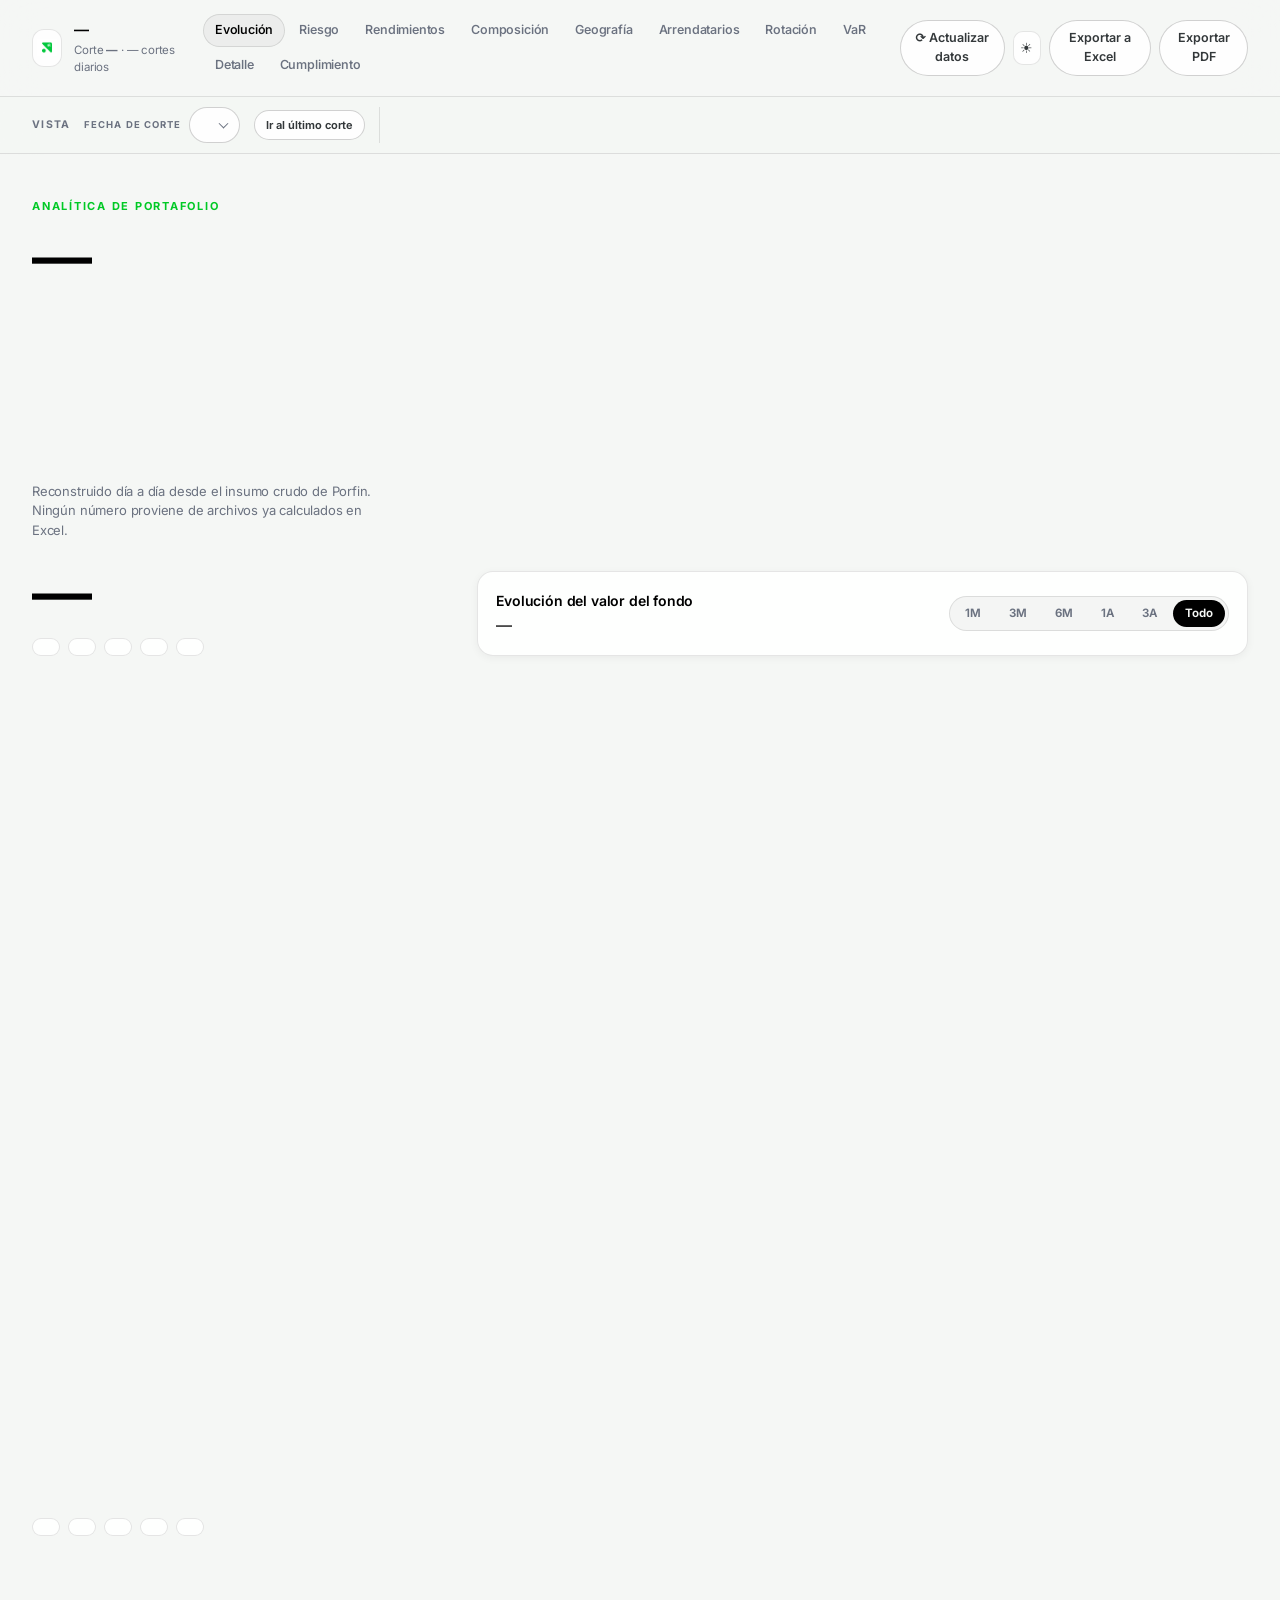
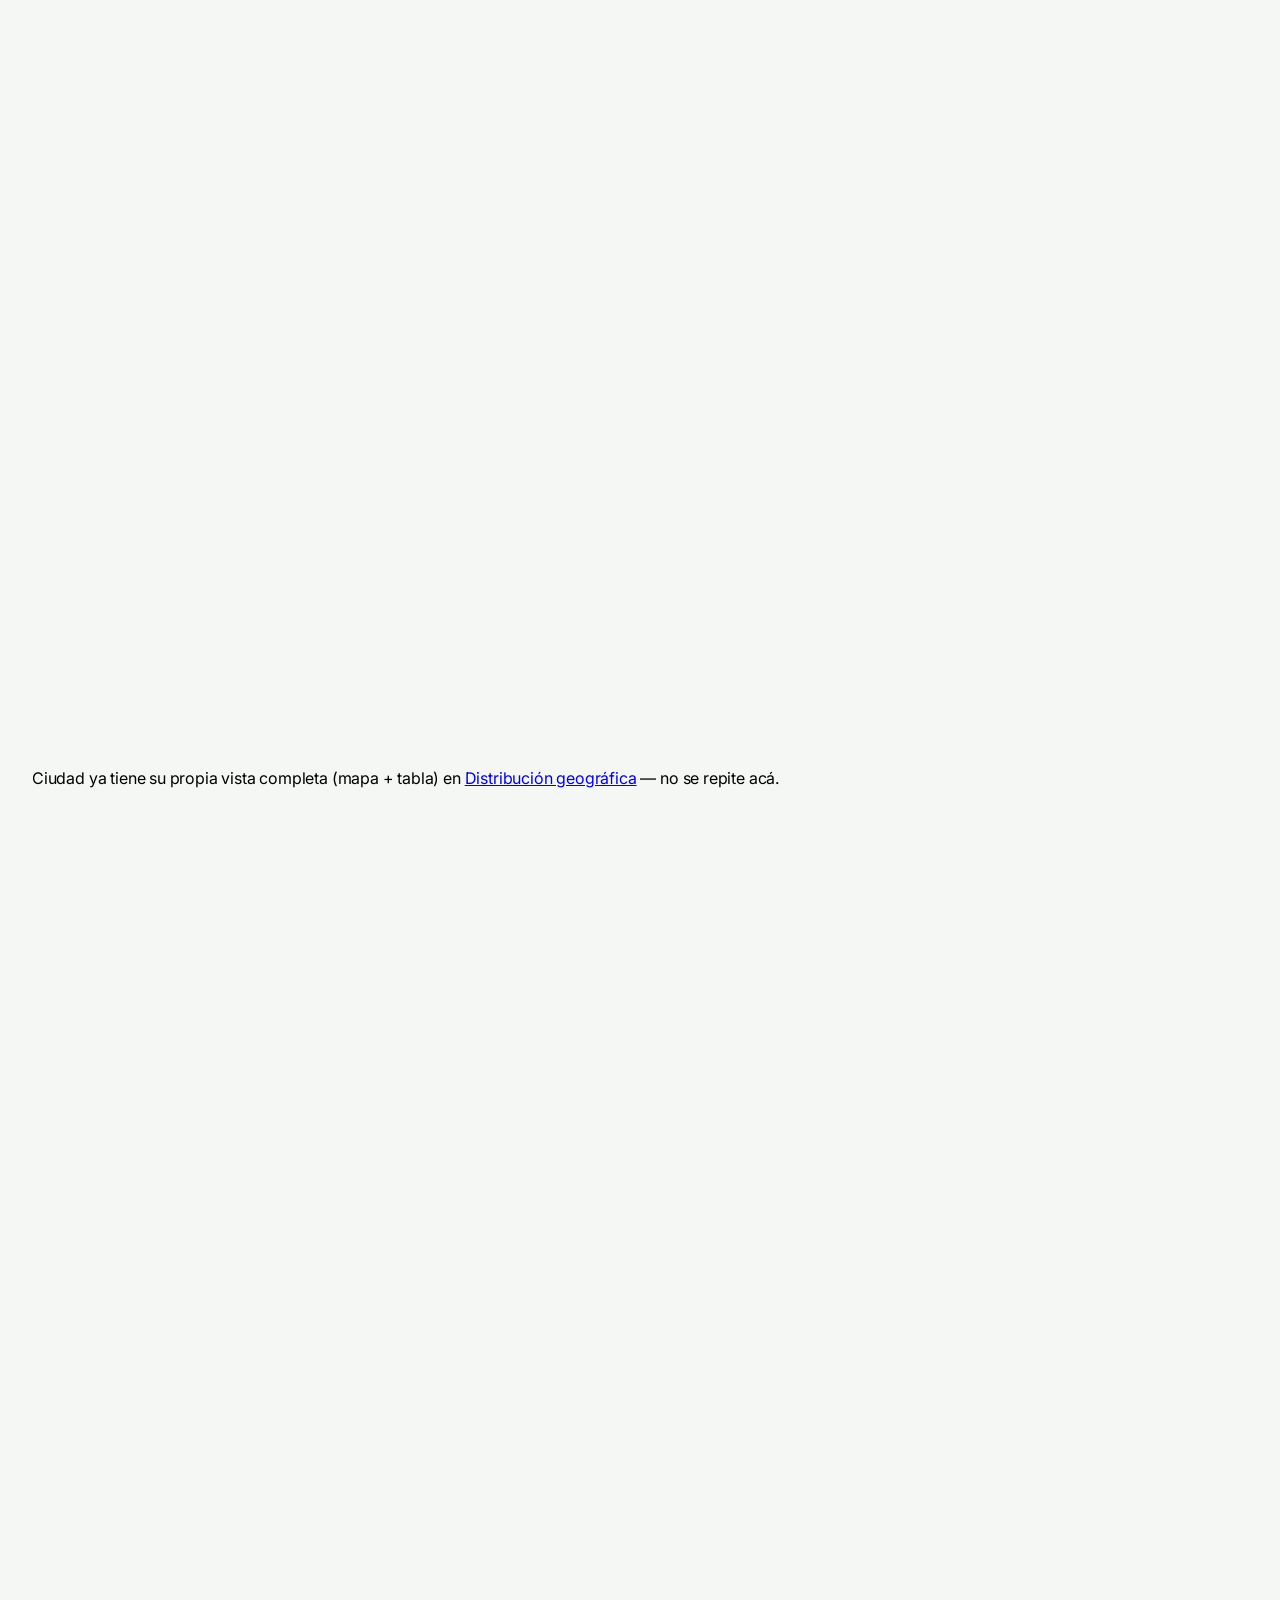
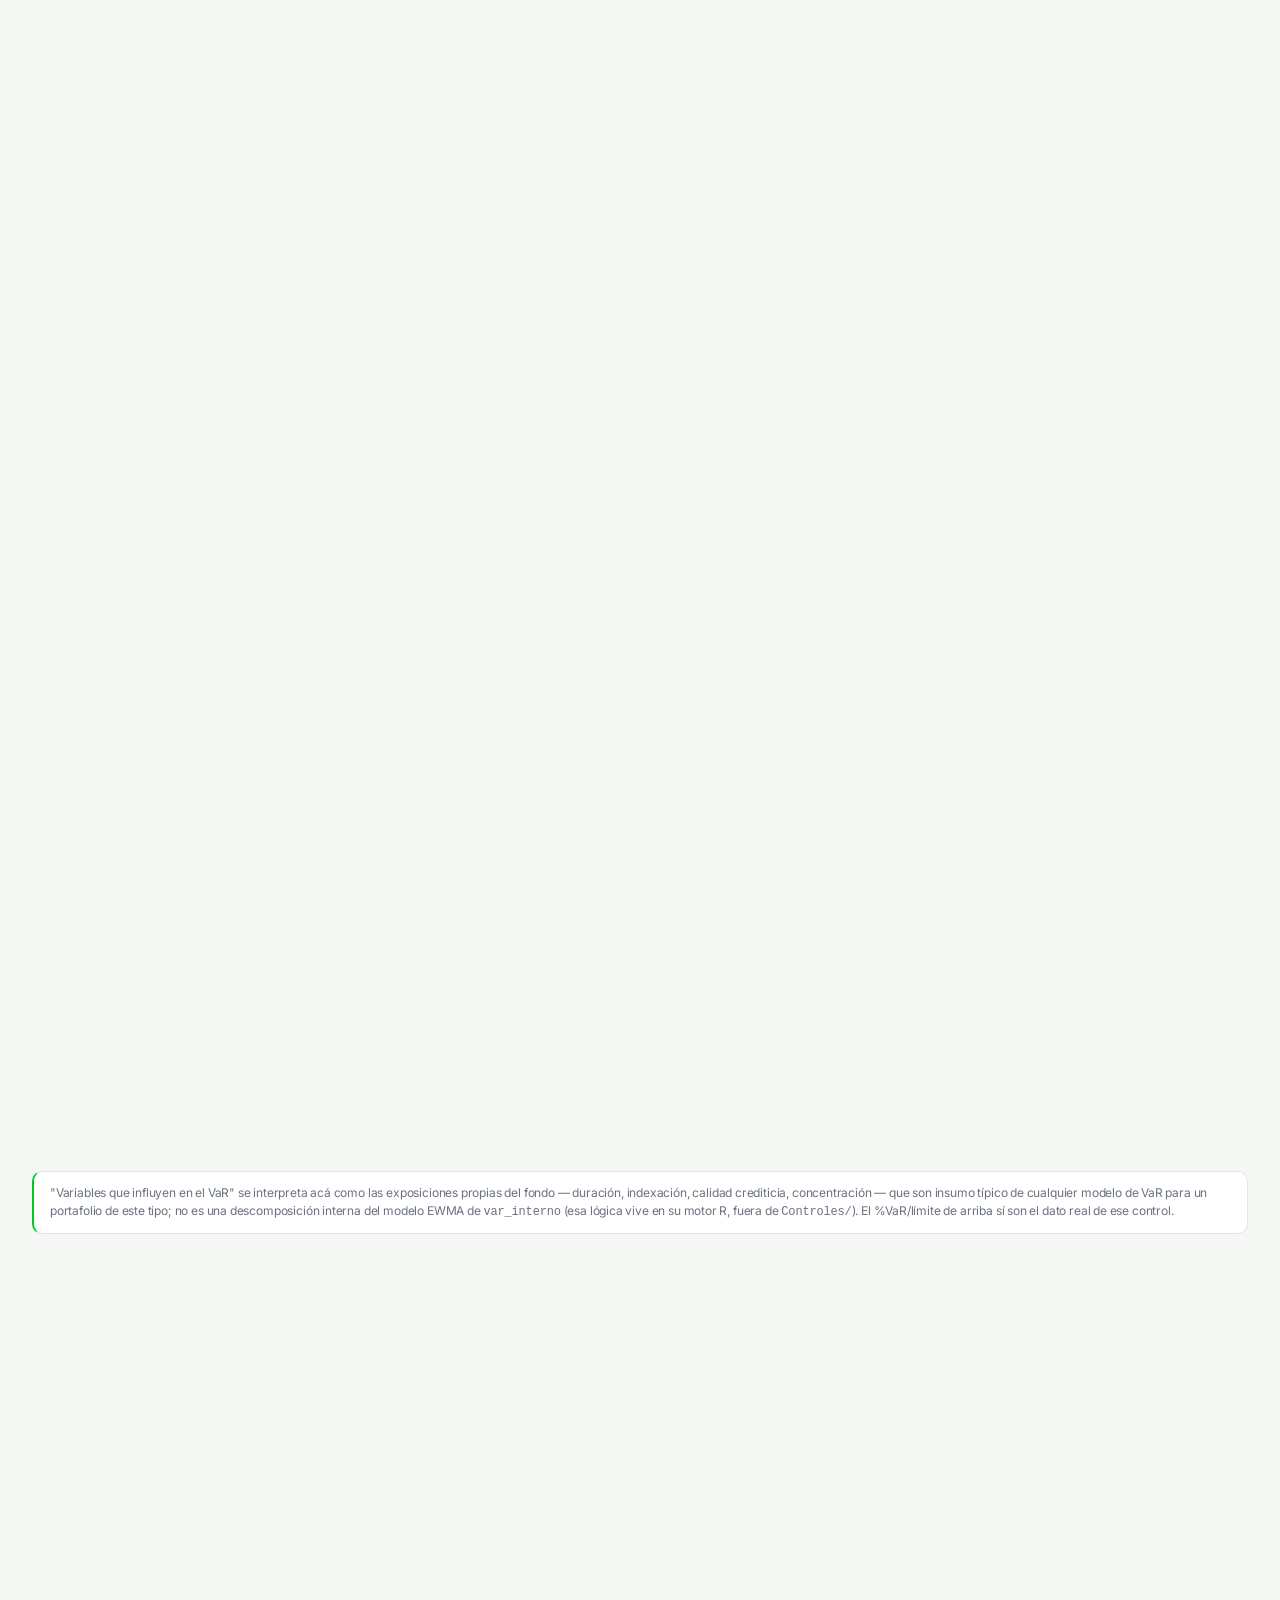
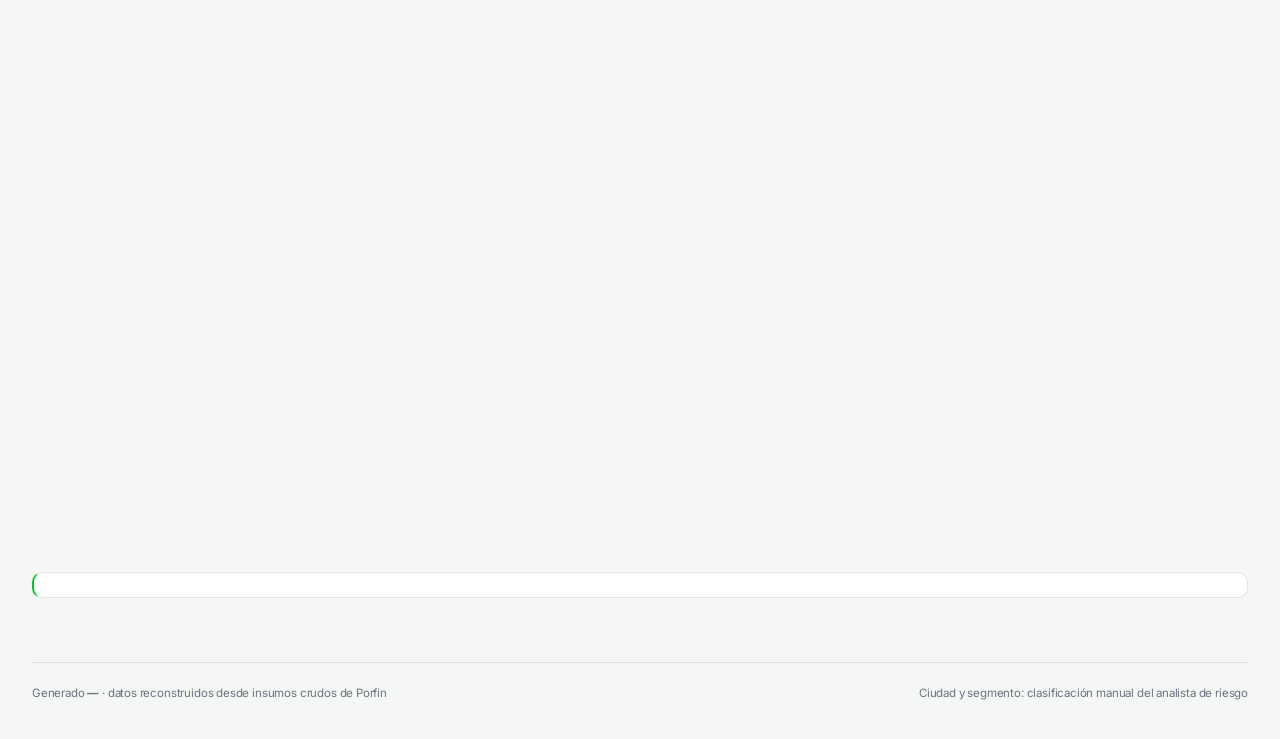
<file: comprar-para-arrendar/plantilla.html>
<!doctype html>
<html lang="es" data-theme="light">
<head>
<meta charset="UTF-8">
<meta name="viewport" content="width=device-width, initial-scale=1">
<title>@@NOMBRE_FONDO@@ — Analítica de Portafolio</title>
<meta name="description" content="Analítica de portafolio del @@NOMBRE_FONDO@@: valor del fondo, concentración por emisor, composición y detalle de posiciones.">
<link rel="icon" type="image/png" href="[data-uri]">
<link rel="preconnect" href="https://fonts.googleapis.com">
<link rel="preconnect" href="https://fonts.gstatic.com" crossorigin>
<link href="https://fonts.googleapis.com/css2?family=Inter:wght@400;500;600;700&display=swap" rel="stylesheet">
<style>
:root{
  --bg:#07090b; --bg-2:#0b0e11;
  --surface:rgba(255,255,255,.035); --surface-2:rgba(255,255,255,.06); --surface-3:rgba(255,255,255,.09);
  --ink:#f2f5f4; --ink-2:#a7b0b3; --ink-muted:#6d777c;
  --border:rgba(255,255,255,.08); --border-strong:rgba(255,255,255,.16);
  /* Marca Skandia (verde) alineada 2026-08-24 al mismo verde del tablero
     principal (Controles/General/assets/style.css, tema oscuro) -- antes
     cada dashboard de portafolio tenía su propio verde suelto. */
  --brand:#00e02a; --brand-2:#2bf04a; --brand-dim:rgba(0,201,37,.12);
  /* Paleta categórica (identidad de serie) -- validada con el skill de dataviz
     (node scripts/validate_palette.js, CVD ΔE y contraste OK en ambos temas),
     mismo criterio ya aplicado en Impulso/dashboard/plantilla.html. Antes
     --blue/--violet/--teal eran, en realidad, tres tonos de VERDE
     (#40cb6b/#0a7e2e/#61d012) casi idénticos entre sí y al propio --brand --
     cualquier gráfica que comparara 2-3 emisores/segmentos terminaba
     mostrando verdes indistinguibles (ver también el PAL de abajo). */
  --blue:#3987e5; --orange:#d95926; --teal:#199e70; --yellow:#c98500; --magenta:#d55181; --violet:#9085e9;
  --amber:#f5b544; --rose:#ff6b8a;
  --good:#22c55e; --bad:#f16565;
  --grid:rgba(255,255,255,.06); --axis:rgba(255,255,255,.22);
  /* escala de radios y sombra alineada a la Guía Visual (Guia Visual/index.html:
     --radius-sm/md/lg/pill, --shadow-sm/md/lg) -- este dashboard solo usaba dos
     radios (--radius/--radius-sm) y una sombra "flotante" mucho más marcada
     que la de la guía; se conserva el nombre --radius por compatibilidad con
     el resto del CSS de este archivo, pero con el valor de --radius-md. */
  --radius-sm:10px; --radius:16px; --radius-md:16px; --radius-lg:22px;
  --font:"Inter","Inter Tight",-apple-system,system-ui,"Segoe UI",sans-serif;
  --mono:"JetBrains Mono",ui-monospace,SFMono-Regular,Menlo,monospace;
  --ease:cubic-bezier(.16,1,.3,1);
  --shadow:0 2px 8px rgba(0,0,0,.4);
  --shadow-md:0 8px 24px rgba(0,0,0,.5);
  --shadow-lg:0 24px 56px rgba(0,0,0,.6);
}
html[data-theme="light"]{
  --bg:#f5f7f5; --bg-2:#ffffff;
  --surface:rgba(255,255,255,.9); --surface-2:rgba(0,0,0,.04); --surface-3:rgba(0,0,0,.07);
  --ink:#000000; --ink-2:#33383a; --ink-muted:#6b7280;
  --border:rgba(0,0,0,.1); --border-strong:rgba(0,0,0,.18);
  --brand:#00c925; --brand-2:#087830; --brand-dim:#e6faec;
  --blue:#2a78d6; --orange:#eb6834; --teal:#1baf7a; --yellow:#eda100; --magenta:#e87ba4; --violet:#4a3aa7;
  --amber:#c9871a; --rose:#d1436a;
  --good:#0ca30c; --bad:#d03b3b;
  --grid:rgba(0,0,0,.08); --axis:rgba(0,0,0,.3);
  --shadow:0 2px 8px rgba(11,11,12,.05);
  --shadow-md:0 8px 24px rgba(11,11,12,.08);
  --shadow-lg:0 24px 56px rgba(11,11,12,.16);
}
*{box-sizing:border-box}
html{scroll-behavior:smooth}
body{
  margin:0; color:var(--ink); font-family:var(--font); line-height:1.5;
  -webkit-font-smoothing:antialiased; letter-spacing:-.011em;
  background:var(--bg); min-height:100vh;
}
::selection{background:var(--brand-dim); color:var(--ink)}
.wrap{max-width:100%;margin:0 auto;padding:0 32px}
.num{font-variant-numeric:tabular-nums;letter-spacing:-.03em}
.up{color:var(--good)} .down{color:var(--bad)}
.actualizar-wrap{position:relative}
.btn-actualizar .ic-actualizar{display:inline-block}
.btn-actualizar.corriendo .ic-actualizar{animation:girar-actualizar 1s linear infinite}
@keyframes girar-actualizar{from{transform:rotate(0deg)}to{transform:rotate(360deg)}}
.btn-actualizar:disabled{cursor:default;opacity:.75}
.actualizar-estado{position:absolute;top:100%;right:0;margin-top:6px;font-size:11.5px;color:var(--ink-muted);
  max-width:280px;text-align:right;line-height:1.4;display:none;z-index:60}
.actualizar-estado.visible{display:block}
.actualizar-estado.ok{color:var(--good)}
.actualizar-estado.error{color:var(--bad)}
.actualizar-log{display:none;position:absolute;top:100%;right:0;margin-top:34px;width:380px;max-width:90vw;max-height:220px;
  overflow-y:auto;background:var(--bg-2);border:1px solid var(--border);border-radius:10px;padding:8px 10px;
  font-family:ui-monospace,Consolas,monospace;font-size:11px;line-height:1.5;color:var(--ink-2);
  text-align:left;white-space:pre-wrap;word-break:break-word;z-index:60;box-shadow:var(--shadow-lg)}
.actualizar-log.visible{display:block}

/* topbar */
.topbar{position:sticky;top:0;z-index:50;backdrop-filter:saturate(160%) blur(20px);
  background:color-mix(in srgb,var(--bg) 68%,transparent);border-bottom:1px solid var(--border)}
.topbar-in{display:flex;align-items:center;justify-content:space-between;gap:20px;padding:14px 32px;max-width:100%;margin:0 auto}
.brand{display:flex;align-items:center;gap:12px;min-width:0}
.brand-mark{width:38px;height:38px;border-radius:12px;display:grid;place-items:center;overflow:hidden;
  background:var(--surface);border:1px solid var(--border)}
.brand-mark img{width:100%;height:100%;object-fit:contain;padding:4px}
.brand h1{font-size:15px;margin:0;font-weight:600;white-space:nowrap;overflow:hidden;text-overflow:ellipsis}
.brand p{margin:0;font-size:11.5px;color:var(--ink-muted)}
.topnav{display:flex;gap:2px;flex-wrap:wrap}
.topnav a{font-size:12.5px;font-weight:550;color:var(--ink-muted);text-decoration:none;padding:7px 12px;border-radius:999px;transition:.2s}
.topnav a:hover{color:var(--ink);background:var(--surface-2)}
.topnav a.on{color:var(--ink);background:var(--surface-2);box-shadow:inset 0 0 0 1px var(--border)}
.actions{display:flex;gap:8px;align-items:center}
.icon-btn{width:34px;height:34px;display:grid;place-items:center;border-radius:10px;cursor:pointer;
  border:1px solid var(--border);background:var(--surface);color:var(--ink-2);font-size:14px;transition:.2s var(--ease)}
.icon-btn:hover{color:var(--ink);background:var(--surface-2);transform:translateY(-1px)}
.ghost-btn{font:inherit;font-size:12.5px;font-weight:600;padding:8px 14px;border-radius:999px;cursor:pointer;
  border:1px solid var(--border-strong);background:var(--surface);color:var(--ink-2);transition:.2s var(--ease)}
.ghost-btn:hover{color:var(--ink);background:var(--surface-2)}
:focus-visible{outline:2px solid var(--brand);outline-offset:2px}

/* hero */
.hero{padding:44px 0 26px;display:grid;grid-template-columns:minmax(280px,.85fr) 1.6fr;gap:36px;align-items:end}
.eyebrow{font-size:11px;text-transform:uppercase;letter-spacing:.16em;color:var(--brand);font-weight:700;margin:0 0 10px}
.hero h2{font-size:clamp(38px,5vw,60px);line-height:1.06;margin:0 0 6px;font-weight:600;letter-spacing:-.035em}
.hero .sub{color:var(--ink-muted);font-size:13px;margin:0 0 22px;max-width:46ch}
.big-value{font-size:clamp(38px,5vw,60px);font-weight:600;letter-spacing:-.04em;line-height:1;color:var(--ink)}
.deltas{display:flex;gap:8px;flex-wrap:wrap;margin-top:16px}
.chip-delta{display:flex;flex-direction:column;gap:1px;padding:8px 13px;border-radius:12px;
  background:var(--surface);border:1px solid var(--border);font-size:13px;font-weight:650}
.chip-delta span{font-size:10px;font-weight:600;letter-spacing:.09em;text-transform:uppercase;color:var(--ink-muted)}
.chip-delta .chip-abs{font-size:10.5px;font-weight:500;letter-spacing:0;text-transform:none;color:var(--ink-muted)}
.hero-chart{background:var(--surface);border:1px solid var(--border);border-radius:var(--radius);padding:18px 18px 8px;box-shadow:var(--shadow)}
.hero-chart{position:relative}
.btn-copiar-img{position:absolute;top:14px;right:14px;width:30px;height:30px;border-radius:8px;
  border:1px solid var(--border);background:var(--surface-2);color:var(--ink-muted);cursor:pointer;
  font-size:15px;line-height:1;opacity:0;transition:.2s;z-index:5}
article.card:hover .btn-copiar-img,.hero-chart:hover .btn-copiar-img{opacity:1}
.btn-copiar-img:hover{color:var(--ink);background:var(--surface);transform:translateY(-1px)}
.btn-copiar-img:disabled{opacity:1;cursor:default}
.menu-copia-img{position:absolute;top:48px;right:14px;z-index:6;display:flex;flex-direction:column;gap:2px;
  background:var(--bg-2);border:1px solid var(--border);border-radius:10px;padding:6px;box-shadow:var(--shadow-lg);
  min-width:200px}
.menu-copia-img button{font:inherit;font-size:12.5px;text-align:left;padding:7px 10px;border:0;border-radius:7px;
  background:transparent;color:var(--ink);cursor:pointer}
.menu-copia-img button:hover{background:var(--surface-2)}

/* cards / grid */
section{scroll-margin-top:86px}
.sec-head{display:flex;align-items:baseline;justify-content:space-between;gap:16px;flex-wrap:wrap;margin:52px 0 16px}
.sec-head h3{font-size:19px;margin:0;font-weight:600;letter-spacing:-.025em}
.sec-head p{margin:4px 0 0;font-size:12.5px;color:var(--ink-muted);max-width:80ch}
.grid{display:grid;gap:16px}
.g-4{grid-template-columns:repeat(4,1fr)}
.g-5{grid-template-columns:repeat(5,1fr)}
.g-3{grid-template-columns:repeat(3,1fr)}
.g-2{grid-template-columns:repeat(2,1fr)}
.g-62{grid-template-columns:1.55fr 1fr;align-items:start}
.g-26{grid-template-columns:1fr 1.55fr;align-items:start}
.card{background:var(--surface);border:1px solid var(--border);border-radius:var(--radius);padding:20px 22px;
  box-shadow:var(--shadow);position:relative;overflow:hidden;transition:border-color .3s,transform .3s var(--ease)}
.card:hover{border-color:var(--border-strong)}
.card h4{margin:0 0 2px;font-size:14px;font-weight:600}
.card .hint{margin:0 0 14px;font-size:11.5px;color:var(--ink-muted)}
.card-colapsable{padding:16px 18px}
.card-colapsable summary{cursor:pointer;list-style:none;display:flex;align-items:center;justify-content:space-between;gap:10px}
.card-colapsable summary::-webkit-details-marker{display:none}
.card-colapsable summary h4{margin:0}
.resumen-flecha{color:var(--ink-muted);transition:transform .2s var(--ease)}
.card-colapsable[open] .resumen-flecha{transform:rotate(180deg)}
.card-colapsable[open] summary{margin-bottom:12px}
.stat{display:flex;flex-direction:column;gap:6px;padding:20px 22px;
  background:linear-gradient(135deg,var(--surface) 0%,color-mix(in srgb,var(--surface) 55%,var(--brand-dim)) 100%)}
.stat::before{content:"";position:absolute;top:0;right:0;width:110px;height:110px;
  background:radial-gradient(circle,var(--brand-dim),transparent);opacity:.6;border-radius:50%;transform:translate(30%,-30%)}
.stat .lbl{font-size:10.5px;letter-spacing:.1em;text-transform:uppercase;color:var(--ink-muted);font-weight:650;position:relative;z-index:1}
.stat .val{font-size:27px;font-weight:700;letter-spacing:-.035em;line-height:1.1;position:relative;z-index:1}
.stat .foot{font-size:11.5px;color:var(--ink-muted);position:relative;z-index:1}
.stat::after{content:"";position:absolute;left:0;top:0;height:100%;width:2px;background:linear-gradient(180deg,var(--brand),transparent)}
.pill{display:inline-flex;align-items:center;gap:5px;font-size:11px;font-weight:650;padding:3px 9px;border-radius:999px;
  background:var(--surface-2);color:var(--ink-2);border:1px solid var(--border)}
.pill.good{color:var(--good);background:color-mix(in srgb,var(--good) 12%,transparent);border-color:color-mix(in srgb,var(--good) 26%,transparent)}
.pill.bad{color:var(--bad);background:color-mix(in srgb,var(--bad) 12%,transparent);border-color:color-mix(in srgb,var(--bad) 26%,transparent)}
.pill.warn{color:var(--amber);background:color-mix(in srgb,var(--amber) 12%,transparent);border-color:color-mix(in srgb,var(--amber) 26%,transparent)}
.range-chips{display:flex;gap:4px;background:var(--surface-2);padding:3px;border-radius:999px;border:1px solid var(--border)}
.range-chips button{font:inherit;font-size:11.5px;font-weight:650;border:0;background:transparent;color:var(--ink-muted);
  padding:5px 12px;border-radius:999px;cursor:pointer;transition:.2s}
.range-chips button.on{background:var(--ink);color:var(--bg);}
.range-chips button:hover:not(.on){color:var(--ink)}
.rango-personalizado-pop{display:flex;align-items:flex-end;gap:10px;flex-wrap:wrap;margin-top:8px;padding:10px 12px;
  background:var(--surface-2);border:1px solid var(--border);border-radius:10px}
.rango-personalizado-pop label{display:flex;flex-direction:column;gap:3px;font-size:10px;font-weight:700;
  letter-spacing:.06em;text-transform:uppercase;color:var(--ink-muted)}
.rango-personalizado-pop input[type=date]{font:inherit;font-size:12.5px;border:1px solid var(--border-strong);
  background:var(--surface);color:var(--ink);border-radius:7px;padding:5px 8px}
.rango-personalizado-pop button{font:inherit;font-size:11.5px;font-weight:650;border:0;border-radius:999px;
  padding:7px 14px;cursor:pointer;background:var(--brand);color:#03170a}
.filtro-grupo{display:flex;flex-direction:column;gap:5px}
.filtro-grupo label{font-size:10px;font-weight:700;letter-spacing:.08em;text-transform:uppercase;color:var(--ink-muted)}
.filtro-grupo select{font:inherit;font-size:12.5px;border:1px solid var(--border-strong);background:var(--surface-2);color:var(--ink);
  border-radius:999px;padding:8px 15px;cursor:pointer}
.filtro-grupo select:focus{outline:none;border-color:var(--brand);box-shadow:0 0 0 3px var(--brand-dim)}

/* charts */
.chart-host{width:100%;position:relative}
.chart-host svg{display:block;width:100%;height:auto;overflow:visible}
.chart-line{fill:none;stroke-width:2;stroke-linejoin:round;stroke-linecap:round}
.gridline{stroke:var(--grid);stroke-width:1}
.axis-txt{fill:var(--ink-muted);font-size:10.5px;font-family:var(--font)}
.crosshair{stroke:var(--axis);stroke-width:1;stroke-dasharray:3 4}
.tip{position:fixed;z-index:99;pointer-events:none;display:none;padding:10px 12px;border-radius:12px;font-size:12px;line-height:1.65;
  background:color-mix(in srgb,var(--bg-2) 88%,transparent);backdrop-filter:blur(16px);
  border:1px solid var(--border-strong);box-shadow:var(--shadow-lg);white-space:nowrap}
.tip b{font-weight:650}
.legend{display:flex;gap:16px;flex-wrap:wrap;font-size:11.5px;color:var(--ink-2);margin-top:12px}
.legend .it{display:flex;align-items:center;gap:6px;cursor:pointer;user-select:none;padding:2px 4px;border-radius:6px;transition:.15s}
.legend .it:hover{background:var(--surface-2)}
.legend .it-apagado{opacity:.35;text-decoration:line-through}
.sw{width:9px;height:9px;border-radius:3px}

/* bars */
.bars{display:flex;flex-direction:column;gap:9px}
.bar-row{display:grid;grid-template-columns:1fr auto;gap:4px 10px}
.bar-row .k{font-size:12px;color:var(--ink-2);font-weight:550;overflow:hidden;text-overflow:ellipsis;white-space:nowrap}
.bar-row .v{font-size:11.5px;color:var(--ink-muted);font-variant-numeric:tabular-nums}
.bar-track{grid-column:1/-1;height:8px;border-radius:999px;background:var(--surface-2);overflow:hidden}
.bar-fill{height:100%;border-radius:999px;transition:width .8s var(--ease)}

/* donut legend */
.donut-wrap{display:flex;align-items:center;gap:22px;flex-wrap:wrap}
.donut-list{flex:1;min-width:200px;display:flex;flex-direction:column;gap:10px}
.donut-item{display:flex;align-items:center;gap:10px;font-size:12.5px}
.donut-item .k{flex:1;color:var(--ink-2);overflow:hidden;text-overflow:ellipsis;white-space:nowrap}
.donut-item .p{font-weight:650;font-variant-numeric:tabular-nums}

/* table */
.tbl-tools{display:flex;gap:8px;align-items:center;flex-wrap:wrap}
.search{font:inherit;font-size:12.5px;border:1px solid var(--border-strong);background:var(--surface-2);color:var(--ink);
  border-radius:999px;padding:8px 15px;min-width:250px}
.search::placeholder{color:var(--ink-muted)}
.search:focus{outline:none;border-color:var(--brand);box-shadow:0 0 0 3px var(--brand-dim)}
.tbl-scroll{overflow:auto;max-height:460px;margin-top:14px;border-radius:var(--radius-sm)}
table{width:100%;border-collapse:collapse;font-size:12.5px}
thead th{position:sticky;top:0;z-index:1;background:color-mix(in srgb,var(--bg-2) 94%,transparent);backdrop-filter:blur(8px);
  font-size:10.5px;letter-spacing:.08em;text-transform:uppercase;color:var(--ink-muted);font-weight:700;text-align:right;padding:10px 12px;
  border-bottom:1px solid var(--border)}
tbody td{padding:11px 12px;text-align:right;border-bottom:1px solid var(--border);font-variant-numeric:tabular-nums;color:var(--ink-2)}
tbody tr:hover td{background:var(--surface-2);color:var(--ink)}
th:first-child,td:first-child{text-align:left}
td.strong{color:var(--ink);font-weight:600}
.tag{display:inline-block;font-size:10.5px;font-weight:650;padding:2px 8px;border-radius:999px;background:var(--surface-2);border:1px solid var(--border);color:var(--ink-2)}
.mini-bar{display:inline-block;vertical-align:middle;width:70px;height:6px;border-radius:999px;background:var(--surface-2);overflow:hidden;margin-right:8px}
.mini-bar i{display:block;height:100%;border-radius:999px;background:var(--brand)}
.hide{display:none !important}

/* heatmap */
.heat{display:grid;gap:4px;font-size:10.5px;overflow-x:auto}
.heat-cell{aspect-ratio:1.9;border-radius:7px;display:grid;place-items:center;font-weight:650;font-variant-numeric:tabular-nums;
  color:var(--ink);cursor:default;transition:transform .18s var(--ease)}
.heat-cell:hover{transform:scale(1.06)}
.heat-lbl{display:grid;place-items:center;color:var(--ink-muted);font-weight:650}

/* map */
.map-host{display:flex;justify-content:center;padding:6px 0}
.map-host svg{max-width:100%;height:auto}
.map-land{fill:var(--surface-2);stroke:var(--border-strong);stroke-width:1.2}
.map-bub{stroke:var(--bg-2);stroke-width:1.5;cursor:pointer;transition:.2s}
.map-bub:hover{filter:brightness(1.15)}
.map-lbl{font-size:10.5px;fill:var(--ink-2);font-family:var(--font);pointer-events:none}

/* timeline */
.tl{display:flex;flex-direction:column;gap:0;max-height:380px;overflow:auto;padding-right:6px}
.tl-item{display:grid;grid-template-columns:74px 22px 1fr;gap:10px;align-items:start;padding:9px 0}
.tl-date{font-size:11.5px;color:var(--ink-muted);font-variant-numeric:tabular-nums;padding-top:2px}
.tl-dot{position:relative;display:grid;place-items:center;height:100%}
.tl-dot i{width:9px;height:9px;border-radius:50%;margin-top:5px;z-index:1}
.tl-dot::before{content:"";position:absolute;top:0;bottom:-9px;width:1px;background:var(--border)}
.tl-body{font-size:12.5px;color:var(--ink-2)}
.tl-body b{color:var(--ink);font-weight:600}

.note{font-size:12px;color:var(--ink-muted);background:var(--surface);border:1px solid var(--border);
  border-left:2px solid var(--brand);border-radius:var(--radius-sm);padding:12px 16px;margin-top:12px}
footer{margin:64px 0 40px;padding-top:22px;border-top:1px solid var(--border);font-size:11.5px;color:var(--ink-muted);
  display:flex;justify-content:space-between;gap:16px;flex-wrap:wrap}

.reveal{opacity:0;transform:translateY(14px)}
.reveal.in{opacity:1;transform:none;transition:opacity .6s var(--ease),transform .6s var(--ease)}
@media (prefers-reduced-motion:reduce){.reveal{opacity:1;transform:none} html{scroll-behavior:auto}}

@media (max-width:1080px){
  .hero{grid-template-columns:1fr;gap:24px}
  .g-4,.g-5{grid-template-columns:repeat(2,1fr)} .g-3{grid-template-columns:1fr}
  .g-62,.g-26,.g-2{grid-template-columns:1fr}
  .topnav{display:none}
}
@media (max-width:640px){
  .wrap,.topbar-in{padding-left:16px;padding-right:16px}
  .g-4,.g-5{grid-template-columns:1fr}
  .card{padding:16px 16px;border-radius:16px}
}


/* ==========================================================================
   PATRÓN UX 2026 — bloque COMÚN a los 6 dashboards de "Datos de Portafolios".
   Pegar TAL CUAL al final del bloque de estilos de plantilla.html.

   OJO: nunca escribir el tag literal de cierre de style dentro de un
   comentario CSS — el parser HTML no entiende comentarios CSS y cortaría el
   bloque de estilos ahí mismo, tirando el resto del CSS como texto y
   rompiendo el documento. (Pasó una vez; de ahí esta nota.)

   No define NINGÚN color literal: todo sale de las variables que ya tiene
   cada dashboard (--brand, --surface, --ink, ...), así que se ve nativo en
   los 3 sistemas visuales que hoy conviven y no toca la paleta de nadie.
   ========================================================================== */

/* ---------- 1. barra de filtros global (sticky, debajo del topbar) ---------- */
.barra-filtros{position:sticky;top:63px;z-index:45;display:flex;align-items:center;gap:14px;flex-wrap:wrap;
  padding:10px 32px;background:color-mix(in srgb,var(--bg) 82%,transparent);
  backdrop-filter:saturate(160%) blur(18px);border-bottom:1px solid var(--border)}
.barra-filtros .bf-tit{font-size:10.5px;letter-spacing:.12em;text-transform:uppercase;color:var(--ink-muted);font-weight:700}
.barra-filtros .bf-sep{width:1px;align-self:stretch;background:var(--border)}
.barra-filtros .bf-nota{font-size:11.5px;color:var(--ink-muted)}
@media (max-width:900px){.barra-filtros{padding-left:16px;padding-right:16px;top:56px}}

/* ---------- 2. controles de filtro "bonitos" ---------- */
.filtro-ux{display:flex;flex-direction:column;gap:4px;min-width:0}
.filtro-ux>label{font-size:9.5px;letter-spacing:.11em;text-transform:uppercase;color:var(--ink-muted);font-weight:700;
  padding-left:2px}
.filtro-ux.horiz{flex-direction:row;align-items:center;gap:8px}
.filtro-ux.horiz>label{padding:0}

/* select moderno: el <select> nativo pero sin el look de sistema */
.sel-ux{position:relative;display:inline-flex;align-items:center}
.sel-ux::after{content:"";position:absolute;right:13px;top:50%;width:6px;height:6px;pointer-events:none;
  border-right:1.6px solid var(--ink-muted);border-bottom:1.6px solid var(--ink-muted);
  transform:translateY(-70%) rotate(45deg);transition:.2s}
.sel-ux:hover::after{border-color:var(--ink)}
.sel-ux>select{font:inherit;font-size:12.5px;font-weight:600;appearance:none;-webkit-appearance:none;
  border:1px solid var(--border-strong);background:var(--surface);color:var(--ink);
  border-radius:999px;padding:8px 34px 8px 15px;cursor:pointer;min-width:0;
  transition:.2s var(--ease);text-overflow:ellipsis}
.sel-ux>select:hover{background:var(--surface-2);border-color:var(--ink-muted)}
.sel-ux>select:focus{outline:none;border-color:var(--brand);box-shadow:0 0 0 3px var(--brand-dim)}
.sel-ux>select:disabled{opacity:.5;cursor:default}
.sel-ux.chico>select{font-size:11.5px;padding:6px 30px 6px 12px}

/* búsqueda con lupa */
.busca-ux{position:relative;display:inline-flex;align-items:center}
.busca-ux::before{content:"⌕";position:absolute;left:13px;font-size:15px;color:var(--ink-muted);pointer-events:none;line-height:1}
.busca-ux>input{font:inherit;font-size:12.5px;border:1px solid var(--border-strong);background:var(--surface);color:var(--ink);
  border-radius:999px;padding:8px 15px 8px 31px;min-width:240px;transition:.2s var(--ease)}
.busca-ux>input::placeholder{color:var(--ink-muted)}
.busca-ux>input:hover{background:var(--surface-2)}
.busca-ux>input:focus{outline:none;border-color:var(--brand);box-shadow:0 0 0 3px var(--brand-dim);background:var(--surface)}
.busca-ux>input::-webkit-search-cancel-button{filter:grayscale(1) opacity(.5)}

/* segmentado (mismo look que .range-chips que ya existe; alias para lo nuevo) */
.seg-ux{display:inline-flex;gap:3px;background:var(--surface-2);padding:3px;border-radius:999px;border:1px solid var(--border)}
.seg-ux>button{font:inherit;font-size:11.5px;font-weight:650;border:0;background:transparent;color:var(--ink-muted);
  padding:5px 12px;border-radius:999px;cursor:pointer;transition:.18s var(--ease);white-space:nowrap}
.seg-ux>button.on{background:var(--ink);color:var(--bg)}
.seg-ux>button:hover:not(.on){color:var(--ink)}
.seg-ux.mini>button{font-size:10.5px;padding:4px 9px}

/* chips de filtro activo, con "x" para quitarlo */
.chips-activos{display:flex;gap:6px;flex-wrap:wrap;align-items:center}
.chip-activo{display:inline-flex;align-items:center;gap:6px;font-size:11px;font-weight:650;padding:4px 6px 4px 10px;
  border-radius:999px;background:var(--brand-dim);color:var(--ink);border:1px solid color-mix(in srgb,var(--brand) 34%,transparent)}
.chip-activo>span{opacity:.72;font-weight:600}
.chip-activo>button{border:0;background:transparent;color:inherit;cursor:pointer;font-size:13px;line-height:1;
  padding:0 3px;border-radius:50%;opacity:.6}
.chip-activo>button:hover{opacity:1;background:color-mix(in srgb,var(--brand) 22%,transparent)}
.btn-limpiar-filtros{font:inherit;font-size:11px;font-weight:650;border:0;background:transparent;color:var(--ink-muted);
  cursor:pointer;text-decoration:underline;text-underline-offset:2px;padding:2px 4px}
.btn-limpiar-filtros:hover{color:var(--ink)}

/* ---------- 3. secciones desplegables (accordion) ---------- */
/* El wrapper .sec-body lo crea UX.acordeon() por JS: NO hay que tocar el
   markup de las secciones que ya existen. */
section.acc>.sec-head{cursor:pointer;position:relative;padding-right:44px;border-radius:var(--radius-sm);
  transition:background .2s;margin-bottom:16px}
section.acc>.sec-head:hover{background:var(--surface-2)}
section.acc>.sec-head .acc-flecha{position:absolute;right:10px;top:2px;width:32px;height:32px;border-radius:9px;
  display:grid;place-items:center;border:1.5px solid var(--border-strong);background:var(--surface-2);color:var(--ink-2);
  font-size:15px;font-weight:700;transition:.25s var(--ease);pointer-events:none}
section.acc>.sec-head:hover .acc-flecha{color:var(--brand-ink);border-color:var(--brand-ink);background:var(--brand-bg)}
section.acc.cerrada>.sec-head .acc-flecha{transform:rotate(-90deg)}
section.acc>.sec-body{overflow:hidden}
section.acc.cerrada>.sec-body{display:none}
section.acc.cerrada>.sec-head{margin-bottom:0}
section.acc>.sec-head .acc-resumen{display:none;font-size:11.5px;color:var(--ink-muted);margin-top:6px}
section.acc.cerrada>.sec-head .acc-resumen{display:block}
.acc-global{display:inline-flex;gap:6px;align-items:center}

/* ---------- 4. tablas: orden, totales, herramientas ---------- */
th.sortable{cursor:pointer;user-select:none;white-space:nowrap;transition:color .18s}
th.sortable:hover{color:var(--ink)}
th.sortable::after{content:"↕";opacity:.3;margin-left:5px;font-size:10px}
th.sortable.asc::after{content:"↑";opacity:1;color:var(--brand)}
th.sortable.desc::after{content:"↓";opacity:1;color:var(--brand)}
tfoot.tot-ux td{position:sticky;bottom:0;background:color-mix(in srgb,var(--bg-2) 95%,transparent);
  backdrop-filter:blur(8px);border-top:1.5px solid var(--border-strong);border-bottom:0;
  font-weight:700;color:var(--ink);padding:10px 12px;font-size:12px}
tfoot.tot-ux td.lbl-tot{text-align:left;letter-spacing:.05em;text-transform:uppercase;font-size:10.5px;color:var(--ink-muted)}
.tbl-acciones{display:inline-flex;gap:6px;align-items:center}
.btn-tbl{font:inherit;font-size:11px;font-weight:650;padding:6px 11px;border-radius:999px;cursor:pointer;
  border:1px solid var(--border-strong);background:var(--surface);color:var(--ink-2);transition:.18s var(--ease);
  white-space:nowrap}
.btn-tbl:hover{color:var(--ink);background:var(--surface-2);transform:translateY(-1px)}
.btn-tbl.ok{color:var(--good);border-color:color-mix(in srgb,var(--good) 40%,transparent)}
.tbl-vacia{font-size:12px;color:var(--ink-muted);padding:18px 4px;text-align:center}

/* ---------- 5. matriz de presencia (rotación de emisores) ---------- */
.pmx{overflow-x:auto;padding-bottom:6px}
.pmx table{border-collapse:separate;border-spacing:2px;font-size:10.5px;width:auto;min-width:100%}
.pmx th{position:static;background:transparent;backdrop-filter:none;border:0;padding:2px 6px;
  font-size:9.5px;letter-spacing:.06em;text-transform:uppercase;color:var(--ink-muted);font-weight:700;
  text-align:center;white-space:nowrap}
.pmx th.pmx-emisor{text-align:left;position:sticky;left:0;z-index:2;
  background:color-mix(in srgb,var(--bg-2) 94%,transparent);backdrop-filter:blur(8px)}
.pmx td{border:0;padding:0;text-align:center}
.pmx td.pmx-emisor{text-align:left;padding:2px 10px 2px 4px;font-size:11.5px;color:var(--ink-2);font-weight:550;
  white-space:nowrap;max-width:220px;overflow:hidden;text-overflow:ellipsis;position:sticky;left:0;z-index:1;
  background:color-mix(in srgb,var(--bg-2) 94%,transparent);backdrop-filter:blur(8px)}
.pmx-cel{width:20px;height:17px;border-radius:4px;display:block;transition:transform .16s var(--ease)}
.pmx-cel:hover{transform:scale(1.28)}
.pmx-cel.vacia{background:var(--surface-2)}
.pmx-leyenda{display:flex;gap:14px;align-items:center;flex-wrap:wrap;font-size:11px;color:var(--ink-muted);margin-top:10px}
.pmx-escala{display:inline-flex;gap:2px;align-items:center}
.pmx-escala i{width:15px;height:11px;border-radius:3px;display:inline-block}

/* ---------- 6. contexto de numerales ---------- */
.num-ctx{display:inline-flex;align-items:center;gap:5px}
.badge-origen{display:inline-block;font-size:9.5px;font-weight:750;letter-spacing:.07em;text-transform:uppercase;
  padding:2px 7px;border-radius:999px;border:1px solid var(--border);background:var(--surface-2);color:var(--ink-muted);
  white-space:nowrap;vertical-align:middle}
.badge-origen.regulatorio{color:var(--blue);border-color:color-mix(in srgb,var(--blue) 34%,transparent);
  background:color-mix(in srgb,var(--blue) 11%,transparent)}
/* "reglamento" = Reglamento del fondo / contrato de administración: para un
   FIC es un documento contractual aprobado por la SFC, así que NO es lo
   mismo que una norma externa ("regulatorio") ni un control que se inventó
   el área ("interno"). */
.badge-origen.reglamento,.badge-origen.contractual{color:var(--violet);
  border-color:color-mix(in srgb,var(--violet) 34%,transparent);
  background:color-mix(in srgb,var(--violet) 11%,transparent)}
.badge-origen.interno{color:var(--amber);border-color:color-mix(in srgb,var(--amber) 34%,transparent);
  background:color-mix(in srgb,var(--amber) 11%,transparent)}
.badge-origen.informativo{opacity:.8}
.badge-origen.porconfirmar{border-style:dashed}
.ic-info{display:inline-grid;place-items:center;width:16px;height:16px;border-radius:50%;font-size:10px;
  border:1px solid var(--border-strong);color:var(--ink-muted);cursor:help;flex:none;line-height:1;
  background:var(--surface-2);vertical-align:middle}
.ic-info:hover,.ic-info:focus{color:var(--ink);border-color:var(--brand)}
.fila-numeral .num-nom{color:var(--ink);font-weight:600}
.fila-numeral .num-desc{display:block;font-size:11px;color:var(--ink-muted);margin-top:3px;
  max-width:62ch;white-space:normal;line-height:1.45}
.fila-numeral .num-fuente{display:block;font-size:10.5px;color:var(--ink-muted);margin-top:4px;opacity:.85}
.fila-numeral .num-fuente code{font-size:10px}

/* ---------- 7. avisos flotantes (copiado, exportado, ...) ---------- */
.aviso-ux{position:fixed;left:50%;bottom:28px;transform:translateX(-50%) translateY(14px);z-index:200;
  padding:10px 18px;border-radius:999px;font-size:12.5px;font-weight:600;
  background:var(--ink);color:var(--bg);box-shadow:var(--shadow-lg);
  opacity:0;pointer-events:none;transition:.28s var(--ease)}
.aviso-ux.visible{opacity:1;transform:translateX(-50%)}

/* ---------- 8. estado "sin datos para este corte" ---------- */
.sin-corte{font-size:12.5px;color:var(--ink-muted);background:var(--surface);border:1px dashed var(--border-strong);
  border-radius:var(--radius-sm);padding:16px 18px;text-align:center}

/* ==========================================================================
   9. IMPRESIÓN / PDF  — "que el PDF salga cuadrado"
   Se combina con UX.prepararImpresion(), que antes de imprimir fuerza tema
   claro, abre todos los acordeones y redibuja los SVG al ancho de página.
   ========================================================================== */
@media print{
  @page{size:A4 landscape;margin:11mm 9mm 13mm}

  /* nada de cromo de app en papel */
  .topbar,.barra-filtros,.actions,.topnav,.actualizar-wrap,.acc-flecha,
  .btn-copiar-img,.menu-copia-img,.tbl-acciones,.btn-tbl,.aviso-ux,
  .btn-limpiar-filtros,.seg-ux,.range-chips,.busca-ux,#btn-print,#btn-tema{display:none !important}

  html,body{background:#fff !important}
  body{background-image:none !important;min-height:0}
  .wrap{max-width:none !important;padding:0 !important}

  /* las animaciones de entrada dejan tarjetas invisibles en papel */
  .reveal,.reveal.in{opacity:1 !important;transform:none !important;transition:none !important}

  /* nada se parte por la mitad */
  .card,.hero-chart,article,.pmx,figure,tfoot{break-inside:avoid;page-break-inside:avoid}
  .sec-head{break-after:avoid;page-break-after:avoid;margin:16px 0 10px !important;padding-right:0 !important}
  section{break-inside:auto;scroll-margin-top:0}
  section.acc>.sec-body{display:block !important}
  h3,h4,h5{break-after:avoid;page-break-after:avoid}
  tr,.bar-row,.donut-item,.tl-item{break-inside:avoid;page-break-inside:avoid}
  thead{display:table-header-group}
  tfoot{display:table-footer-group}

  /* rejillas: display:grid no pagina bien en Chrome (el break-inside:avoid
     de las tarjetas se ignora dentro de un contenedor grid al imprimir —
     bug conocido del motor de impresión); en papel se vuelven bloques
     apilados normales, ahí el break-inside:avoid de cada article/card SÍ
     se respeta y no quedan gráficas cortadas a la mitad entre páginas */
  .grid,.hero{display:block !important}
  .grid>*{margin-bottom:14px !important}
  .hero{gap:16px !important;padding:8px 0 14px !important}
  .hero>*{margin-bottom:14px !important}

  /* tablas: sin scroll interno, se dejan fluir a varias páginas */
  .tbl-scroll,.pmx{max-height:none !important;overflow:visible !important}
  thead th{position:static !important;backdrop-filter:none !important;background:#fff !important}
  tfoot.tot-ux td{position:static !important;backdrop-filter:none !important;background:#f4f4f4 !important}

  /* tinta: bordes de verdad, sin translúcidos que se pierden */
  .card,.hero-chart,.note,.sin-corte{box-shadow:none !important;border:1px solid #d5d5d5 !important;
    background:#fff !important;break-inside:avoid}
  .stat::after{background:#888 !important}
  .heat-cell,.bar-fill,.map-bub,.pmx-cel{-webkit-print-color-adjust:exact;print-color-adjust:exact}
  *{-webkit-print-color-adjust:exact;print-color-adjust:exact}

  /* pie con la referencia del corte impreso (lo pone UX.prepararImpresion) */
  .pie-impresion{display:block !important;margin-top:18px;padding-top:8px;border-top:1px solid #ccc;
    font-size:9.5px;color:#555}
  footer{border-top:1px solid #ccc;font-size:9.5px;color:#555;margin:20px 0 0}
}
.pie-impresion{display:none}

/* clase que UX pone en <html> mientras se imprime, para lo que CSS solo no
   puede resolver (ej. no dejar que un @media print re-mida los SVG) */
html.imprimiendo .card:hover,html.imprimiendo .tl-item:hover{background:none}


</style>
</head>
<body>

<header class="topbar">
  <div class="topbar-in">
    <div class="brand">
      <span class="brand-mark">
        <img src="[data-uri]" alt="Skandia" />
      </span>
      <div>
        <h1 id="f-nombre">—</h1>
        <p>Corte <b id="f-corte">—</b> · <span id="f-nfechas">—</span> cortes diarios</p>
      </div>
    </div>
    <nav class="topnav">
      <a href="#evolucion" class="on">Evolución</a>
      <a href="#riesgo">Riesgo</a>
      <a href="#rendimientos">Rendimientos</a>
      <a href="#composicion">Composición</a>
      <a href="#geografia">Geografía</a>
      <a href="#arrendatarios">Arrendatarios</a>
      <a href="#rotacion">Rotación</a>
      <a href="#var">VaR</a>
      <a href="#detalle">Detalle</a>
      <a href="#cumplimiento">Cumplimiento</a>
    </nav>
    <div class="actions">
      <div class="actualizar-wrap">
        <button class="ghost-btn btn-actualizar" id="btn-actualizar" title="Vuelve a leer el crudo de Porfin y reconstruye este dashboard">
          <span class="ic-actualizar">⟳</span> Actualizar datos
        </button>
        <div class="actualizar-estado" id="actualizar-estado"></div>
        <pre class="actualizar-log" id="actualizar-log"></pre>
      </div>
      <button class="icon-btn" id="btn-tema" title="Cambiar tema" aria-label="Cambiar tema">☀</button>
      <button class="ghost-btn" id="btn-excel"
         title="Descarga en Excel (CSV) todas las tablas del tablero — histórico de emisores, posiciones, límites y disponible por grupo/segmento — tal como se ven ahora: recortadas a la fecha de corte elegida, con los filtros aplicados y su fila de totales">Exportar a Excel</button>
      <button class="ghost-btn" id="btn-print">Exportar PDF</button>
    </div>
  </div>
</header>

<!-- ============================================================
     Barra de filtros global. El selector de fecha de corte gobierna TODO
     el tablero: la serie histórica se recorta a esa fecha ("visión al
     corte") y composición / geografía / rotación / VaR / detalle /
     cumplimiento se rearman para ese día. Las fechas marcadas con ● son
     las que tienen corrida real del control (hay veredicto de numerales);
     las ○ solo tienen insumo crudo de Porfin (hay portafolio, no hay
     veredicto). Pedido del usuario 2026-08-20 (fase 3 de "Datos de
     Portafolios").
     ============================================================ -->
<div class="barra-filtros">
  <span class="bf-tit">Vista</span>
  <div class="filtro-ux horiz">
    <label for="select-corte-global">Fecha de corte</label>
    <span class="sel-ux"><select id="select-corte-global"></select></span>
  </div>
  <button class="btn-tbl" id="btn-corte-ultimo" type="button"
          title="Volver al corte más reciente disponible">Ir al último corte</button>
  <div class="bf-sep"></div>
  <span class="bf-nota" id="bf-nota"></span>
  <div style="margin-left:auto;display:flex;gap:10px;align-items:center" id="host-acordeon"></div>
</div>

<main class="wrap">

  <div class="hero">
    <div>
      <p class="eyebrow">Analítica de portafolio</p>
      <h2 id="f-nombre2">—</h2>
      <div class="card reveal" style="margin:0 0 16px">
        <h4 style="margin:0 0 8px">¿Qué es este fondo?</h4>
        <p class="hint">FIC inmobiliario cerrado: invierte en bienes inmuebles que generen buen canon de arrendamiento y tengan potencial de valorización — inmuebles con contrato de arrendamiento vigente, desocupados con potencial de renta, o proyectos de construcción con buen potencial futuro de arrendamiento.</p>
      </div>
      <p class="sub">Reconstruido día a día desde el insumo crudo de Porfin. Ningún número proviene de archivos ya calculados en Excel.</p>
      <div class="big-value num" id="kpi-total">—</div>
      <div class="deltas">
        <div class="chip-delta" id="d-1d"></div>
        <div class="chip-delta" id="d-30d"></div>
        <div class="chip-delta" id="d-ytd"></div>
        <div class="chip-delta" id="d-12m"></div>
        <div class="chip-delta" id="d-acum"></div>
      </div>
    </div>
    <div class="hero-chart">
      <div style="display:flex;align-items:center;justify-content:space-between;gap:14px;flex-wrap:wrap;margin-bottom:10px">
        <div><h4 style="margin:0;font-size:14px;font-weight:600">Evolución del valor del fondo</h4>
        <p class="hint" style="margin:2px 0 0" id="f-rango">—</p></div>
        <div class="range-chips" id="chips-rango">
          <button>1M</button><button>3M</button><button>6M</button><button>1A</button><button>3A</button><button class="on">Todo</button>
        </div>
      </div>
      <div class="chart-host" id="chart-principal"></div>
    </div>
  </div>

  <section id="evolucion">
    <div class="sec-head reveal">
      <div><h3>Máximos y mínimos históricos</h3><p>Indicadores calculados sobre toda la serie reconstruida <b>hasta el corte elegido</b>, no solo sobre ese día.</p></div>
    </div>
    <div class="grid g-4"><article class="card stat reveal" id="s-max"><span class="lbl">Máximo histórico</span><span class="val num">—</span><span class="foot"></span></article><article class="card stat reveal" id="s-min"><span class="lbl">Mínimo histórico</span><span class="val num">—</span><span class="foot"></span></article><article class="card stat reveal" id="s-prom"><span class="lbl">Valor promedio</span><span class="val num">—</span><span class="foot"></span></article><article class="card stat reveal" id="s-dias"><span class="lbl">Cortes en el histórico</span><span class="val num">—</span><span class="foot"></span></article></div>
    <div class="grid g-2" style="margin-top:16px">
      <article class="card reveal"><h4>Número de posiciones</h4><p class="hint">Número de títulos que componían el fondo en cada corte.</p><div class="chart-host" id="chart-nposiciones"></div></article>
      <article class="card reveal"><h4>Concentración por emisor</h4><p class="hint">Participación del emisor top-1 sobre el total del fondo, corte a corte. <b id="conc-top-emisor"></b></p><div class="chart-host" id="chart-concentracion"></div></article>
    </div>
  </section>

  <section id="riesgo">
    <div class="sec-head reveal"><div><h3>Volatilidad y días extremos</h3><p>Todo se calcula sobre las variaciones del valor del fondo entre cortes consecutivos, hasta el corte elegido.</p></div></div>
    <div class="grid g-5"><article class="card stat reveal" id="s-vol"><span class="lbl">Volatilidad anual</span><span class="val num">—</span><span class="foot"></span></article><article class="card stat reveal" id="s-dd"><span class="lbl">Drawdown máximo</span><span class="val num">—</span><span class="foot"></span></article><article class="card stat reveal" id="s-mejor"><span class="lbl">Mejor día</span><span class="val num">—</span><span class="foot"></span></article><article class="card stat reveal" id="s-peor"><span class="lbl">Peor día</span><span class="val num">—</span><span class="foot"></span></article><article class="card stat reveal" id="s-extremos"><span class="lbl">Días extremos</span><span class="val num">—</span><span class="foot"></span></article></div>
    <div class="grid g-62" style="margin-top:16px">
      <article class="card reveal"><h4>Rendimientos mensuales</h4><p class="hint">Variación porcentual del valor del fondo por mes; la última columna acumula el año.</p><div id="heatmap"></div></article>
      <article class="card reveal"><h4>Distribución de rendimientos diarios</h4><p class="hint">Frecuencia de los rendimientos día a día: cuántos cortes cayeron en cada rango de variación.</p><div class="chart-host" id="chart-histograma"></div></article>
    </div>
  </section>

  <section id="rendimientos">
    <div class="sec-head reveal">
      <div><h3>Rendimientos y volatilidad oficiales</h3>
      <p>Calculado sobre el valor diario del fondo que reporta oficialmente la Coordinación, no sobre la composición de posiciones reconstruida — es el número que debe coincidir con lo que se reporta hacia afuera. Distinto de la card "Volatilidad anual" de la sección Riesgo, que sale de la composición de posiciones reconstruida.</p></div>
    </div>
    <div class="deltas" id="deltas-rend-oficial" style="margin-top:0 0 4px">
      <div class="chip-delta" id="d-of-1d"></div>
      <div class="chip-delta" id="d-of-1m"></div>
      <div class="chip-delta" id="d-of-ytd"></div>
      <div class="chip-delta" id="d-of-12m"></div>
      <div class="chip-delta" id="d-of-acum"></div>
    </div>
    <div class="grid g-4" style="margin-top:16px">
      <article class="card stat reveal" id="s-rend-vol"><span class="lbl">Volatilidad anual</span><span class="val num">—</span><span class="foot">sobre el valor oficial del fondo</span></article>
      <article class="card stat reveal" id="s-rend-mtd"><span class="lbl">Rendimiento mes a la fecha</span><span class="val num">—</span><span class="foot"></span></article>
      <article class="card stat reveal" id="s-rend-3m"><span class="lbl">Rendimiento 3 meses</span><span class="val num">—</span><span class="foot"></span></article>
      <article class="card stat reveal" id="s-rend-6m"><span class="lbl">Rendimiento 6 meses</span><span class="val num">—</span><span class="foot"></span></article>
    </div>
    <div class="grid g-62" style="margin-top:16px">
      <article class="card reveal">
        <div style="display:flex;align-items:flex-start;justify-content:space-between;gap:10px;flex-wrap:wrap">
          <div><h4>Valor oficial del fondo</h4>
          <p class="hint">Serie oficial (<span id="f-rango-rend">—</span>). El retorno diario usado en volatilidad/rendimientos sale de esta serie.</p></div>
          <div style="display:flex;gap:8px;flex-wrap:wrap">
            <div class="range-chips" id="chips-modo-rend"><button class="on">$ Valor</button><button>% Acumulado</button></div>
            <div class="range-chips" id="chips-rango-rend"><button>1M</button><button>3M</button><button>6M</button><button>1A</button><button>3A</button><button class="on">Todo</button></div>
          </div>
        </div>
        <div class="chart-host" id="chart-rendimientos"></div>
      </article>
      <article class="card reveal">
        <h4>Drawdown desde el máximo</h4>
        <p class="hint">Caída acumulada frente al máximo oficial alcanzado dentro del período elegido arriba (0% = está en su punto más alto de ese período).</p>
        <div class="chart-host" id="chart-rendimientos-dd"></div>
      </article>
    </div>
    <div class="note" id="rend-nota-fallback" hidden></div>
  </section>

  <section id="composicion">
    <div class="sec-head reveal">
      <div><h3>Composición del fondo</h3><p>Estructura del portafolio a la fecha de corte elegida en la barra de arriba, y cómo llegó ahí (evolución histórica por emisor y por segmento).</p></div>
    </div>
    <div class="grid g-3"><article class="card stat reveal" id="s-pos"><span class="lbl">Posiciones</span><span class="val num">—</span><span class="foot"></span></article><article class="card stat reveal" id="s-conc"><span class="lbl">Concentración top-1</span><span class="val num">—</span><span class="foot"></span></article><article class="card stat reveal" id="s-ciudades"><span class="lbl">Ciudades</span><span class="val num">—</span><span class="foot"></span></article></div>
    <div style="margin-top:16px">
      <article class="card reveal">
        <div style="display:flex;align-items:flex-start;justify-content:space-between;gap:10px;flex-wrap:wrap">
          <div><h4>Composición por emisor</h4>
          <p class="hint">Distribución del valor de mercado en el corte elegido. El botón %/$ cambia la lista entre participación y monto en pesos.</p></div>
          <div id="uni-donut" style="flex:none"></div>
        </div>
        <div id="donut-emisor"></div></article>
    </div>
    <div class="sec-head reveal" style="margin:36px 0 16px">
      <div><h4 style="margin:0;font-size:16px;font-weight:600">Composición por clasificación</h4>
      <p class="hint" style="margin:4px 0 0">Es exactamente el mismo valor de mercado del corte elegido, reagrupado por calificación, moneda, ciudad y segmento. El botón %/$ aplica a las cuatro.</p></div>
      <div id="uni-cortes" style="flex:none"></div>
    </div>
    <div class="grid g-3" style="gap:22px">
      <article class="card reveal"><h4>Calificación</h4><div id="donut-calificacion"></div></article>
      <article class="card reveal"><h4>Moneda</h4><div id="donut-moneda"></div></article>
      <article class="card reveal"><h4>Segmento</h4><div id="donut-segmento"></div></article>
    </div>
    <p class="hint" style="margin:8px 0 0">Ciudad ya tiene su propia vista completa (mapa + tabla) en <a href="#geografia">Distribución geográfica</a> — no se repite acá.</p>
    <div class="grid g-2" style="margin-top:16px;gap:22px">
      <article class="card reveal">
        <div style="display:flex;align-items:flex-start;justify-content:space-between;gap:10px;flex-wrap:wrap">
          <div><h4>Concentración por grupo económico</h4>
          <p class="hint">Igual clasificación que usa el 6 del control (Concentración por Emisor/Constructor) — no es el mismo campo que el "Emisor" crudo de Porfin. Acá sin topes; el tope real por grupo está en Cumplimiento.</p></div>
          <div id="uni-grupo" style="flex:none"></div>
        </div>
        <div id="bars-grupo-economico"></div></article>
      <article class="card reveal">
        <div style="display:flex;align-items:flex-start;justify-content:space-between;gap:10px;flex-wrap:wrap">
          <div><h4>Inmobiliario vs. liquidez</h4>
          <p class="hint">Bucket regulatorio de cada posición: "Efectivo" (depósitos, tope 25%), "2.5.2.3" (FIC Cerrados, tolerancia cero) o inversión inmobiliaria (1.8.1/1.8.2, mínimo 75%).</p></div>
          <div id="uni-tivo" style="flex:none"></div>
        </div>
        <div id="donut-tivo-inv"></div></article>
    </div>
    <article class="card reveal" style="margin-top:16px">
      <div style="display:flex;align-items:center;justify-content:space-between;gap:14px;flex-wrap:wrap">
        <div><h4 style="margin:0">Evolución por emisor</h4>
        <p class="hint" style="margin:2px 0 0">Serie de tiempo (no solo el corte de hoy): participación o valor de los principales emisores, corte a corte. Clic en la leyenda para aislar un emisor.</p></div>
        <div style="display:flex;gap:8px;flex-wrap:wrap">
          <div class="range-chips" id="chips-modo-emisor"><button class="on">% del fondo</button><button>Valor ($)</button></div>
          <div class="range-chips" id="chips-rango-emisor"><button>1M</button><button>3M</button><button>6M</button><button>1A</button><button>3A</button><button class="on">Todo</button></div>
        </div>
      </div>
      <div class="chart-host" id="chart-emisor-evol" style="margin-top:12px"></div>
      <div class="legend" id="legend-emisor-evol"></div>
    </article>
    <article class="card reveal" style="margin-top:16px">
      <div style="display:flex;align-items:center;justify-content:space-between;gap:14px;flex-wrap:wrap">
        <div><h4 style="margin:0">Evolución por segmento</h4>
        <p class="hint" style="margin:2px 0 0">Serie de tiempo: participación o valor de Oficinas, Comercial, Industrial y demás segmentos, corte a corte. Clic en la leyenda para aislar un segmento.</p></div>
        <div style="display:flex;gap:8px;flex-wrap:wrap">
          <div class="range-chips" id="chips-modo-segmento"><button class="on">% del fondo</button><button>Valor ($)</button></div>
          <div class="range-chips" id="chips-rango-segmento">
            <button>1M</button><button>3M</button><button>6M</button><button>1A</button><button>3A</button><button class="on">Todo</button>
          </div>
        </div>
      </div>
      <div class="chart-host" id="chart-segmento-evol" style="margin-top:12px"></div>
      <div class="legend" id="legend-segmento-evol"></div>
    </article>
  </section>

  <section id="geografia">
    <div class="sec-head reveal"><div><h3>Distribución geográfica</h3><p>Ciudad y segmento provienen de una clasificación manual del analista de riesgo, cruzada por título — no hay fuente cruda para estos dos campos.</p></div></div>
    <div class="grid g-26">
      <article class="card reveal"><h4>Concentración por ciudad</h4><p class="hint">Participación de cada ciudad en el valor del fondo al corte elegido — el tamaño de la burbuja es cuánto pesa esa plaza. Es el mismo desglose que reporta el 7 (informativo, sin tope).</p><div class="map-host" id="mapa"></div></article>
      <article class="card reveal"><h4>Emisores en el histórico</h4><p class="hint">Cada emisor que apareció alguna vez en la serie reconstruida hasta el corte elegido. Clic en un encabezado para ordenar.</p>
        <div class="tbl-scroll" style="max-height:340px">
          <table data-nombre="Emisores en el historico"><thead><tr><th>Emisor</th><th data-tot="no">Primera vez</th><th data-tot="no">Última vez</th><th data-tot="suma">Cortes</th><th data-tot="no">Valor máximo</th><th data-tot="no">Participación media</th></tr></thead>
          <tbody id="tbody-emisores"></tbody></table>
        </div>
        <div class="note" id="mapa-nota"></div>
      </article>
    </div>
  </section>

  <!-- ============================================================
       ARRENDATARIOS / VACANCIA / CANON — datos NO diarios: vienen del
       consolidado manual armado a partir de los anexos de cada Comité de
       Riesgos Inmobiliarios (arrendatarios_historico.xlsx, ver comentario
       en construir_dashboard.py). Por eso tiene su PROPIO selector de
       periodo (AAAA-MM de comité), independiente del selector de fecha de
       corte diario que gobierna el resto del tablero. Se oculta sola si el
       archivo de insumo no existe todavía.
       ============================================================ -->
  <section id="arrendatarios" hidden>
    <div class="sec-head reveal">
      <div><h3>Vacancia y arrendatarios</h3>
      <p>Consolidado manual armado a partir de los anexos de cada Comité de Riesgos Inmobiliarios (no hay una fuente cruda única — cada comité trae un archivo distinto). Cobertura y campos disponibles varían por periodo: los periodos sin unidades vacantes listadas explícitamente no muestran % de vacancia.</p></div>
      <div class="filtro-ux horiz"><label for="select-periodo-arrendatarios">Periodo de comité</label><span class="sel-ux"><select id="select-periodo-arrendatarios"></select></span></div>
    </div>
    <div class="grid g-4">
      <article class="card stat reveal" id="s-arr-vacancia"><span class="lbl">% vacancia física (por área)</span><span class="val num">—</span><span class="foot"></span></article>
      <article class="card stat reveal" id="s-arr-canon"><span class="lbl">Canon / renta mensual total</span><span class="val num">—</span><span class="foot"></span></article>
      <article class="card stat reveal" id="s-arr-n"><span class="lbl">Arrendatarios activos</span><span class="val num">—</span><span class="foot"></span></article>
      <article class="card stat reveal" id="s-arr-vac-n"><span class="lbl">Unidades vacantes</span><span class="val num">—</span><span class="foot"></span></article>
    </div>
    <div class="grid g-2">
      <article class="card reveal">
        <h4>% vacancia física por periodo</h4>
        <p class="hint">Área vacante / área total del portafolio. Solo se calcula en los periodos que traen unidades vacantes listadas explícitamente.</p>
        <div class="chart-host" id="chart-arr-vacancia"></div>
      </article>
      <article class="card reveal">
        <h4>Canon / renta mensual total por periodo</h4>
        <p class="hint">Suma del canon mensual de todos los arrendatarios del periodo.</p>
        <div class="chart-host" id="chart-arr-canon"></div>
      </article>
    </div>
    <div class="grid g-62" style="margin-top:16px">
      <article class="card reveal">
        <div style="display:flex;align-items:flex-start;justify-content:space-between;gap:10px;flex-wrap:wrap">
          <div><h4>Detalle por arrendatario</h4>
          <p class="hint">Incluye las unidades marcadas como vacantes cuando el periodo las trae. Vencimiento en rojo: ya venció; en ámbar: vence dentro de los próximos 90 días.</p></div>
          <div class="range-chips" id="chips-arr-filtro" style="flex:none">
            <button class="on">Todos</button><button>Ocupados</button><button>Vacantes</button>
          </div>
        </div>
        <div class="tbl-scroll" style="max-height:420px">
          <table data-nombre="Arrendatarios CPA"><thead><tr><th>Ciudad</th><th>Inmueble</th><th>Arrendatario</th><th>Sector</th><th data-tot="no">Área (m²)</th><th data-tot="no">Canon / renta mensual</th><th data-tot="no">Vencimiento</th><th data-tot="no">Calificación</th></tr></thead>
          <tbody id="tbody-arrendatarios"></tbody></table>
        </div>
      </article>
      <article class="card reveal">
        <h4>Mayores arrendatarios por canon</h4>
        <p class="hint">Los 10 arrendatarios que más aportan al canon mensual del periodo elegido.</p>
        <div class="chart-host" id="chart-top-arrendatarios" style="height:340px"></div>
      </article>
    </div>
  </section>

  <!-- ============================================================
       ROTACIÓN — reescrita el 2026-08-20. La versión vieja comparaba los
       emisores del "pos" compacto (top-20) de cada corte contra el top-20
       del corte anterior, así que un emisor que caía del puesto 20 al 21
       salía reportado como "salida" aunque siguiera en el portafolio: por
       eso el usuario dijo que "no se entiende". Ahora se calcula con
       UX.rotacion() sobre el universo COMPLETO de emisores de cada corte y
       se separan tres cosas distintas: emisor NUEVO (nunca visto),
       REINGRESO (ya había estado y volvió) y SALIDA (dejó de tener saldo).
       ============================================================ -->
  <section id="rotacion">
    <div class="sec-head reveal">
      <div><h3>Rotación de emisores</h3>
      <p>Se compara el universo <b>completo</b> de emisores de cada corte contra el del corte anterior (no un top-N), y se separan tres eventos que antes se mezclaban: <b>emisor nuevo</b> — nunca había estado en el fondo; <b>reingreso</b> — ya había estado, se le venció/amortizó la posición y volvió a entrar; <b>salida</b> — dejó de tener saldo. Un mes con muchas salidas y muchos reingresos <b>no</b> es fuga de emisores: es rotación normal de posiciones que vencen y se recompran. <b id="n-eventos">0</b> eventos hasta el corte elegido.</p></div>
    </div>
    <div class="grid g-4">
      <article class="card stat reveal" id="s-rot-activos"><span class="lbl">Emisores en el corte</span><span class="val num">—</span><span class="foot"></span></article>
      <article class="card stat reveal" id="s-rot-hist"><span class="lbl">Emisores vistos en la historia</span><span class="val num">—</span><span class="foot"></span></article>
      <article class="card stat reveal" id="s-rot-nuevos"><span class="lbl">Nuevos / reingresos</span><span class="val num">—</span><span class="foot"></span></article>
      <article class="card stat reveal" id="s-rot-salidas"><span class="lbl">Salidas acumuladas</span><span class="val num">—</span><span class="foot"></span></article>
    </div>
    <article class="card reveal" style="margin-top:16px">
      <h4>Permanencia por emisor</h4>
      <p class="hint">Una fila por emisor (los <b id="rot-nmax">—</b> más grandes por saldo al corte elegido), una columna por mes. La intensidad del verde es el valor de mercado de ese emisor al cierre del mes; el gris significa que ese mes no tuvo saldo. Los <b>huecos en medio de una fila</b> son exactamente los reingresos que resume la gráfica de arriba — y son lo que la versión vieja de esta sección confundía con salidas definitivas.</p>
      <div class="pmx" id="pmx-emisores"></div>
    </article>
    <article class="card reveal" style="margin-top:16px">
      <div style="display:flex;align-items:flex-start;justify-content:space-between;gap:10px;flex-wrap:wrap">
        <div><h4>Últimos movimientos</h4><p class="hint">Eventos más recientes hasta el corte elegido (se muestran los 80 últimos), del universo completo de emisores.</p></div>
        <div class="range-chips" id="chips-rot" style="flex:none">
          <button class="on">Todo</button><button>Nuevos</button><button>Reingresos</button><button>Salidas</button>
        </div>
      </div>
      <div class="tl" id="timeline"></div>
    </article>
  </section>

  <section id="var">
    <div class="sec-head reveal">
      <div><h3>Valor en riesgo (VaR)</h3>
      <p>El VaR Interno del fondo lo calcula el motor de <code>var_interno</code> (EWMA sobre retornos de mercado, corre fuera de este dashboard) — acá se muestra su resultado real más reciente para este fondo (portafolio "JT") junto con las exposiciones propias del portafolio — duración/liquidez, indexación, calidad crediticia y concentración — que son los factores que un modelo de este tipo típicamente pondera. Corte <b id="f-corte-var">—</b>.</p></div>
    </div>
    <div class="grid g-4">
      <article class="card stat reveal" id="s-var-pct"><span class="lbl">VaR interno (% del fondo)</span><span class="val num">—</span><span class="foot"></span></article>
      <article class="card stat reveal" id="s-var-limite"><span class="lbl">Límite regulatorio</span><span class="val num">—</span><span class="foot"></span></article>
      <article class="card stat reveal" id="s-var-margen"><span class="lbl">Margen disponible</span><span class="val num">—</span><span class="foot"></span></article>
      <article class="card stat reveal" id="s-var-absoluto"><span class="lbl">VaR absoluto</span><span class="val num">—</span><span class="foot"></span></article>
    </div>
    <div class="note" id="var-nota-fallback" hidden style="margin-top:16px"></div>
    <article class="card reveal" style="margin-top:16px">
      <h4>VaR frente al límite</h4>
      <p class="hint">Serie diaria real de <code>var_interno</code> para este fondo, hasta la fecha de corte elegida arriba.</p>
      <div class="chart-host" id="chart-var"></div>
      <div class="legend" id="legend-var"></div>
    </article>
    <div class="sec-head reveal" style="margin:36px 0 16px">
      <div><h4 style="margin:0;font-size:16px;font-weight:600">Exposiciones que alimentan el VaR</h4>
      <p class="hint" style="margin:4px 0 0">Composición del corte elegido, agrupada por los factores de riesgo que un modelo de VaR de este tipo de fondo típicamente pondera — no es una descomposición del modelo de <code>var_interno</code> en sí (ese detalle vive en su propio motor, fuera de este dashboard).</p></div>
    </div>
    <div class="grid g-3">
      <article class="card reveal"><h4>Duración / liquidez</h4><p class="hint">Efectivo (liquidez inmediata) vs. activos inmobiliarios (largo plazo o sin vencimiento fijo) — mayor duración implica mayor sensibilidad a tasa.</p><div id="donut-var-duracion"></div></article>
      <article class="card reveal"><h4>Indexación</h4><p class="hint">Pesos (COP) vs. UVR — la porción indexada a UVR queda expuesta a la variación de esa unidad.</p><div id="donut-var-moneda"></div></article>
      <article class="card reveal"><h4>Calidad crediticia</h4><p class="hint">Activos con calificación de corto plazo (Efectivo) vs. sin calificación (derechos fiduciarios inmobiliarios, no calificados por naturaleza).</p><div id="donut-var-calificacion"></div></article>
    </div>
    <div class="note" style="margin-top:16px">"Variables que influyen en el VaR" se interpreta acá como las exposiciones propias del fondo — duración, indexación, calidad crediticia, concentración — que son insumo típico de cualquier modelo de VaR para un portafolio de este tipo; no es una descomposición interna del modelo EWMA de <code>var_interno</code> (esa lógica vive en su motor R, fuera de <code>Controles/</code>). El %VaR/límite de arriba sí son el dato real de ese control.</div>
  </section>

  <section id="detalle">
    <div class="sec-head reveal">
      <div><h3>Detalle de posiciones</h3><p>Todas las posiciones del corte <b id="f-corte2"></b>, ordenadas por participación. Clic en cualquier encabezado para reordenar; la fila de totales suma el valor y la participación de lo que quede visible.</p></div>
      <div class="tbl-tools"><span class="busca-ux"><input type="search" id="buscar" placeholder="Buscar emisor, especie, calificación, ciudad..."></span></div>
    </div>
    <article class="card reveal" style="padding-top:8px">
      <div class="sin-corte" id="detalle-aproximado" hidden></div>
      <div class="tbl-scroll">
        <table data-nombre="Detalle de posiciones"><thead><tr><th>Emisor</th><th>Especie</th><th>ISIN</th><th data-tot="suma">Valor de mercado</th><th data-tot="suma">Participación</th><th>Calificación</th><th>Moneda</th><th data-tot="no">Vencimiento</th><th data-tot="no">Días vcto.</th><th>Ciudad</th><th>Segmento</th><th>Grupo económico</th><th>Tipo inv.</th><th data-tot="no">Título</th></tr></thead>
        <tbody id="tbody-posiciones"></tbody></table>
      </div>
      <div class="note">Detalle título a título del portafolio reconstruido, filtrado por fondo y sumado directamente.</div>
    </article>
  </section>

  <section id="cumplimiento">
    <div class="sec-head reveal"><div><h3>Cumplimiento normativo</h3><p>Veredicto del control de límites para el corte <b id="f-corte-cumpl"></b>: patrimonio, uno por uno, y disponible por grupo/segmento. <b>No se recalcula acá</b> — se muestra tal cual quedó registrado ese día por el control, así que solo hay veredicto para los cortes marcados con ● en el selector de fecha.</p></div></div>
    <div id="cumpl-sin-corrida" class="sin-corte" hidden></div>
    <div class="grid g-4"><article class="card stat reveal" id="s-cumpl-patrimonio"><span class="lbl">Patrimonio del fondo</span><span class="val num">—</span><span class="foot"></span></article><article class="card stat reveal" id="s-cumpl-estado"><span class="lbl">Estado del control</span><span class="val num">—</span><span class="foot"></span></article><article class="card stat reveal" id="s-cumpl-excesos"><span class="lbl">Límites en exceso</span><span class="val num">—</span><span class="foot"></span></article><article class="card stat reveal" id="s-cumpl-pendientes"><span class="lbl">Posiciones sin clasificar</span><span class="val num">—</span><span class="foot"></span></article></div>
    <article class="card reveal" style="margin-top:16px">
      <h4>Detalle</h4>
      <p class="hint">Cada fila de esta tabla es un límite que este fondo tiene que cumplir. La columna <b>Qué exige</b> lo dice en palabras y la etiqueta de color dice de dónde viene la obligación:
        <span class="badge-origen reglamento">reglamento</span> del propio FIC (contractual, aprobado por la SFC),
        <span class="badge-origen regulatorio">regulatorio</span> norma externa,
        <span class="badge-origen interno">interno</span> control que se puso el área de Riesgos,
        <span class="badge-origen informativo">informativo</span> se mide pero no hay tope.
        Pasá el mouse por la <span class="ic-info">i</span> de cada fila para ver dónde está escrito. Los límites de <b>este</b> fondo no son los mismos que los de otros FIC, aunque se numeren parecido.</p>
      <div class="tbl-scroll">
        <table data-nombre="Detalle de limites" data-totales="no"><thead><tr><th style="text-align:left">N°</th><th style="text-align:left">Qué exige</th><th style="text-align:left">Origen</th><th data-tot="no">Tope</th><th data-tot="no">Valor del corte</th><th data-tot="no">Estado</th></tr></thead>
        <tbody id="tbody-cumpl-numerales"></tbody></table>
      </div>
    </article>
    <div class="grid g-2" style="margin-top:16px;gap:22px">
      <article class="card reveal"><h4>6 — disponible por grupo económico</h4><p class="hint">Barra = participación en el fondo; la línea punteada es el tope que le aplica a ESE grupo (10% Real/Financiero, 50% Derecho Fiduciario; los grupos FIC no tienen tope y no llevan línea). "Disponible" es lo que todavía se puede comprar de ese grupo sin pasarse.</p>
        <div id="bars-cumpl-emisor-constructor"></div>
        <div class="tbl-scroll" style="max-height:300px">
          <table data-nombre="6 por grupo economico"><thead><tr><th style="text-align:left">Grupo económico</th><th data-tot="suma">Valor</th><th data-tot="suma">Participación</th><th data-tot="no">Tope</th><th data-tot="no">Disponible</th></tr></thead>
          <tbody id="tbody-cumpl-emisor-constructor"></tbody></table>
        </div>
      </article>
      <article class="card reveal"><h4>8 — disponible por segmento</h4><p class="hint">Barra = participación en el fondo; la línea punteada es el tope del 70% por segmento. "Disponible" es lo que le falta a ese segmento para tocar el tope (en rojo si ya se pasó).</p>
        <div id="bars-cumpl-segmento"></div>
        <div class="tbl-scroll" style="max-height:300px">
          <table data-nombre="8 por segmento"><thead><tr><th style="text-align:left">Segmento</th><th data-tot="suma">Valor</th><th data-tot="suma">Participación</th><th data-tot="no">Tope</th><th data-tot="no">Disponible</th></tr></thead>
          <tbody id="tbody-cumpl-segmento"></tbody></table>
        </div>
      </article>
    </div>
    <div class="note" id="cumpl-nota" style="margin-top:16px"></div>
  </section>

  <footer>
    <span>Generado <b id="f-generado">—</b> · datos reconstruidos desde insumos crudos de Porfin</span>
    <span>Ciudad y segmento: clasificación manual del analista de riesgo</span>
  </footer>
</main>

<script id="datos-dashboard" type="application/json">@@DATOS_JSON@@</script>
<script id="config-mapa" type="application/json">@@CONFIG_MAPA_JSON@@</script>
<script>
(function(){
"use strict";
var D = JSON.parse(document.getElementById("datos-dashboard").textContent);
var MAPA = JSON.parse(document.getElementById("config-mapa").textContent);
/* serieCompleta: TODO el histórico reconstruido desde PFTIT crudo, inmutable
   -- "serie" se reasigna (sin "var") a un recorte de esto hasta la fecha de
   corte elegida por el usuario (ver aplicarCorteGlobal más abajo), y todo lo
   que hoy lee "serie"/"fechas"/"totales" sigue funcionando igual, solo que
   ahora ve el histórico "hasta" ese corte en vez de siempre hasta hoy. */
var serieCompleta = (D.serie_historica||[]).slice().sort(function(a,b){return a.fecha<b.fecha?-1:1;});
var serie = serieCompleta;
/* perfilHistorico: un bloque COMPLETO (todas las posiciones, límites,
   detalle de cumplimiento, VaR de var_interno) por cada fecha en que el
   control ya corrió de verdad -- selector de fecha de corte global, mismo
   patrón que ya usa el dashboard de Impulso. */
var perfilHistorico = D.perfil_historico || {};
var fechasCorteGlobal = Object.keys(perfilHistorico).sort();
var varInternoSerieCompleta = (D.var_interno_serie||[]).slice().sort(function(a,b){return a.fecha<b.fecha?-1:1;});
var rendimientosOficiales = D.rendimientos_oficiales || {disponible:false};
var corteActual = {};
var hoy = D.posiciones_hoy||[];
var fechaCorteActual = D.fecha_hoy;
/* Paleta categórica validada (dataviz skill) -- mismos 8 hex que ya usa
   Impulso/dashboard/plantilla.html, para que un emisor/segmento se vea con
   el mismo tipo de color en cualquiera de los 6 dashboards de portafolio. */
var PAL = ["#2a78d6","#eb6834","#1baf7a","#eda100","#e87ba4","#008300","#4a3aa7","#e34948"];
var $ = function(s){return document.querySelector(s);};
var $$ = function(s){return Array.prototype.slice.call(document.querySelectorAll(s));};
function esNum(v){return typeof v==="number"&&isFinite(v);}
function cv(n){return getComputedStyle(document.documentElement).getPropertyValue(n).trim();}

/* ==========================================================================
   PATRÓN UX 2026 — módulo COMÚN a los 6 dashboards de "Datos de Portafolios".

   Pegar TAL CUAL dentro del IIFE de plantilla.html, ANTES del código de
   arranque del dashboard (necesita existir cuando se llama a UX.*).
   Estilo ES5 a propósito: es el mismo que ya usa todo el resto del archivo.

   Depende SOLO de:
     - $ / $$ / esc()   (ya existen en los 6)
     - tipShow/tipMove/tipHide  (ya existen; si no, UX degrada a title=)
   No define colores literales: todo por var(--...).

   ORDEN DE ARRANQUE OBLIGATORIO (ver PATRON_UX_2026.md):
     1) render normal del dashboard (todo abierto, para que los SVG midan bien)
     2) UX.tablas();  UX.impresion({...});  UX.acordeon({...});
   ========================================================================== */
var UX=(function(){
  "use strict";
  var _cbAbrir=[];

  function $1(s,r){return (r||document).querySelector(s);}
  function $n(s,r){return Array.prototype.slice.call((r||document).querySelectorAll(s));}
  function _esc(s){return String(s==null?"":s).replace(/&/g,"&amp;").replace(/</g,"&lt;").replace(/>/g,"&gt;");}
  function _cv(n){return getComputedStyle(document.documentElement).getPropertyValue(n).trim();}

  /* ---------------------------------------------------------------- aviso */
  var _elAviso=null,_tAviso=null;
  function aviso(msg){
    if(!_elAviso){_elAviso=document.createElement("div");_elAviso.className="aviso-ux";document.body.appendChild(_elAviso);}
    _elAviso.textContent=msg;
    _elAviso.classList.add("visible");
    clearTimeout(_tAviso);
    _tAviso=setTimeout(function(){_elAviso.classList.remove("visible");},2100);
  }

  /* ------------------------------------------------------- parseo numérico
     Las celdas se ordenan por data-v si existe (SIEMPRE preferible: es el
     número crudo). Si no, se intenta parsear el texto formateado en es-CO
     ("$1.234.567", "12,4%", "1.234,56") -- el punto es miles y la coma es
     decimal, al revés que en JS. */
  function _num(txt){
    if(txt==null) return null;
    var s=String(txt).trim();
    if(!s||s==="—"||s==="-"||s==="n/d"||s==="N/D") return null;
    var neg=/^\(.*\)$/.test(s)||/^-/.test(s);
    var pct=/%/.test(s);
    var mult=1;
    if(/\bmm\b|\bMM\b/.test(s)) mult=1e6; else if(/\bmil\b/.test(s)) mult=1e3;
    s=s.replace(/[^0-9.,]/g,"");
    if(!s) return null;
    // si hay coma, es el separador decimal -> los puntos son de miles
    if(s.indexOf(",")>=0) s=s.replace(/\./g,"").replace(",",".");
    else if((s.match(/\./g)||[]).length>1) s=s.replace(/\./g,"");     // 1.234.567
    else if(/\.\d{3}$/.test(s)) s=s.replace(/\./g,"");                 // 1.234
    var v=parseFloat(s);
    if(!isFinite(v)) return null;
    if(pct) v=v/100;
    v*=mult;
    return neg?-Math.abs(v):v;
  }
  function _valCelda(td){
    if(td==null) return null;
    if(td.hasAttribute&&td.hasAttribute("data-v")){
      var dv=td.getAttribute("data-v");
      if(dv===""||dv==null) return null;
      var n=parseFloat(dv);
      return isFinite(n)?n:dv.toLowerCase();
    }
    var t=(td.textContent||"").trim();
    var num=_num(t);
    return num!==null?num:t.toLowerCase();
  }
  function _colEsNumerica(tabla,i){
    var tds=$n("tbody tr",tabla).slice(0,40).map(function(tr){return tr.cells[i];});
    var n=0,tot=0;
    tds.forEach(function(td){
      if(!td) return;
      var t=(td.textContent||"").trim();
      if(!t||t==="—") return;
      tot++;
      if(td.hasAttribute("data-v")||_num(t)!==null) n++;
    });
    return tot>0&&n/tot>=0.8;
  }

  /* -------------------------------------------------------------- ordenar
     Idempotente y re-aplicable: llamar UX.tablas() otra vez después de
     re-pintar un <tbody> es seguro (respeta el orden que estaba activo). */
  function _ordenar(tabla,i,dir){
    var tb=tabla.tBodies[0];
    if(!tb) return;
    var filas=$n("tr",tb).filter(function(tr){return !tr.classList.contains("no-ordenar");});
    filas.sort(function(a,b){
      var va=_valCelda(a.cells[i]),vb=_valCelda(b.cells[i]);
      var na=(va===null||va===""),nb=(vb===null||vb==="");
      if(na&&nb) return 0;
      if(na) return 1;                       // vacíos siempre al final
      if(nb) return -1;
      if(typeof va==="number"&&typeof vb==="number") return dir*(va-vb);
      return dir*String(va).localeCompare(String(vb),"es",{numeric:true});
    });
    filas.forEach(function(tr){tb.appendChild(tr);});
  }
  function _marcarTh(tabla,i,dir){
    $n("th.sortable",tabla).forEach(function(t){t.classList.remove("asc","desc");});
    var th=$n("thead th",tabla)[i];
    if(th) th.classList.add(dir>0?"asc":"desc");
    tabla.setAttribute("data-orden",i+":"+dir);
  }

  /* --------------------------------------------------------- fila totales
     Por columna, en este orden de prioridad:
       th[data-tot="suma"|"prom"|"n"|"no"]  -> explícito, manda siempre
       columna con $ en las celdas          -> suma automática
       resto                                -> vacío
     Los % NO se suman solos a propósito: en unas tablas la columna es una
     participación (suma 100%, tiene sentido) y en otras es un ratio por
     fila (sumarlo sería basura). Marcar data-tot="suma" donde aplique. */
  function _totales(tabla){
    var vieja=tabla.querySelector("tfoot.tot-ux");
    if(vieja) vieja.remove();
    if(tabla.getAttribute("data-totales")==="no") return;
    var ths=$n("thead th",tabla);
    if(!ths.length) return;
    var filas=$n("tbody tr",tabla).filter(function(tr){
      return !tr.classList.contains("no-ordenar")&&!tr.classList.contains("hide")&&tr.offsetParent!==null||
             (!tr.classList.contains("no-ordenar")&&!tr.classList.contains("hide"));
    });
    if(filas.length<2) return;
    var hayAlgo=false,celdas=[];
    ths.forEach(function(th,i){
      var modo=th.getAttribute("data-tot");
      var esPlata=false,esPct=false;
      if(!modo){
        var muestra=filas.slice(0,25).map(function(tr){return tr.cells[i]?(tr.cells[i].textContent||""):"";}).join("");
        esPlata=/\$/.test(muestra);
        esPct=/%/.test(muestra);
        modo=esPlata?"suma":"no";
      }
      if(i===0&&modo==="no"){celdas.push('<td class="lbl-tot">Total · '+filas.length+" filas</td>");return;}
      if(modo==="no"){celdas.push("<td></td>");return;}
      var vals=[];
      filas.forEach(function(tr){
        var v=_valCelda(tr.cells[i]);
        if(typeof v==="number") vals.push(v);
      });
      if(!vals.length){celdas.push("<td></td>");return;}
      var s=vals.reduce(function(a,b){return a+b;},0);
      var v=modo==="prom"?(s/vals.length):(modo==="n"?vals.length:s);
      var txtRef=filas[0].cells[i]?(filas[0].cells[i].textContent||""):"";
      var fmt=tabla.getAttribute("data-fmt-tot");
      var txt;
      if(/%/.test(txtRef)) txt=(v*100).toFixed(1)+"%";
      else if(/\$/.test(txtRef)) txt="$"+Math.round(v).toLocaleString("es-CO");
      else txt=v.toLocaleString("es-CO",{maximumFractionDigits:2});
      if(fmt==="crudo") txt=v.toLocaleString("es-CO",{maximumFractionDigits:2});
      hayAlgo=true;
      celdas.push('<td data-v="'+v+'">'+(modo==="prom"?"⌀ ":"")+txt+"</td>");
    });
    if(!hayAlgo) return;
    var tf=document.createElement("tfoot");
    tf.className="tot-ux";
    tf.innerHTML="<tr>"+celdas.join("")+"</tr>";
    tabla.appendChild(tf);
  }

  /* ----------------------------------------------------- copiar / exportar */
  function tsvDeTabla(tabla){
    var lin=[];
    $n("thead tr",tabla).forEach(function(tr){
      lin.push($n("th",tr).map(function(th){return (th.textContent||"").trim();}).join("\t"));
    });
    $n("tbody tr",tabla).forEach(function(tr){
      if(tr.classList.contains("hide")) return;
      lin.push($n("td",tr).map(function(td){
        if(td.hasAttribute("data-v")) return td.getAttribute("data-v");
        return (td.textContent||"").trim().replace(/\s+/g," ");
      }).join("\t"));
    });
    $n("tfoot tr",tabla).forEach(function(tr){
      lin.push($n("td",tr).map(function(td){return (td.textContent||"").trim();}).join("\t"));
    });
    return lin.join("\n");
  }
  function copiarTabla(tabla,btn){
    var txt=tsvDeTabla(tabla);
    var ok=function(){
      aviso("Tabla copiada — pegala en Excel con Ctrl+V");
      if(btn){var t=btn.textContent;btn.textContent="✓ Copiada";btn.classList.add("ok");
        setTimeout(function(){btn.textContent=t;btn.classList.remove("ok");},1800);}
    };
    if(navigator.clipboard&&navigator.clipboard.writeText){
      navigator.clipboard.writeText(txt).then(ok,function(){_copiaFallback(txt,ok);});
    } else _copiaFallback(txt,ok);
  }
  function _copiaFallback(txt,ok){
    var ta=document.createElement("textarea");
    ta.value=txt;ta.style.position="fixed";ta.style.left="-9999px";
    document.body.appendChild(ta);ta.select();
    try{document.execCommand("copy");ok();}catch(e){aviso("No se pudo copiar");}
    document.body.removeChild(ta);
  }
  function descargarCsv(tabla,nombre){
    // ; como separador y BOM: así Excel en es-CO lo abre en columnas sin
    // pasar por el asistente de importación.
    var filas=tsvDeTabla(tabla).split("\n").map(function(l){
      return l.split("\t").map(function(c){
        return /[;"\n]/.test(c)?'"'+c.replace(/"/g,'""')+'"':c;
      }).join(";");
    });
    var blob=new Blob(["﻿"+filas.join("\r\n")],{type:"text/csv;charset=utf-8"});
    var a=document.createElement("a");
    a.href=URL.createObjectURL(blob);
    a.download=(nombre||"tabla")+".csv";
    document.body.appendChild(a);a.click();
    setTimeout(function(){URL.revokeObjectURL(a.href);a.remove();},400);
    aviso("CSV descargado");
  }

  /* --------------------------------------------------------- UX.exportarLibro
     "Exportar a Excel" del topbar: UN solo CSV con TODAS las tablas de <main>
     apiladas, cada una precedida por su nombre y separada por una línea en
     blanco. Respeta el orden y los filtros vigentes (las filas .hide no van)
     e incluye la fila de totales de cada tabla.

     Es client-side a propósito: el dashboard.html es autocontenido y se abre
     por file:// o publicado en Cloudflare, sin server.py detrás. Un endpoint
     /api/exportar solo funcionaría con el mini-servidor local corriendo.

     CSV con ";" + BOM UTF-8 (lo que Excel es-CO abre en columnas directo),
     igual que el patrón de Impulso/indice_creditos. */
  function exportarLibro(nombre,encabezado){
    var bloques=[];
    if(encabezado) bloques.push(encabezado.map(function(l){return _csvLinea([l]);}).join("\r\n"));
    $n("main table").forEach(function(tabla){
      if(tabla.getAttribute("data-ux")==="no") return;
      var cont=tabla.closest("article.card")||tabla.closest("section");
      var tit=tabla.getAttribute("data-nombre")||
        ((cont&&(cont.querySelector("h4")||cont.querySelector("h3"))||{}).textContent||"Tabla").trim();
      var filas=tsvDeTabla(tabla).split("\n").map(function(l){return _csvLinea(l.split("\t"));});
      if(filas.length<2) return;
      bloques.push(_csvLinea([tit])+"\r\n"+filas.join("\r\n"));
    });
    if(!bloques.length){aviso("No hay tablas para exportar");return;}
    var blob=new Blob(["﻿"+bloques.join("\r\n\r\n")],{type:"text/csv;charset=utf-8"});
    var a=document.createElement("a");
    a.href=URL.createObjectURL(blob);
    a.download=(nombre||"dashboard")+".csv";
    document.body.appendChild(a);a.click();
    setTimeout(function(){URL.revokeObjectURL(a.href);a.remove();},400);
    aviso("Excel (CSV) descargado — "+bloques.length+" bloque(s)");
  }
  function _csvLinea(celdas){
    return celdas.map(function(c){
      c=String(c==null?"":c);
      return /[;"\n]/.test(c)?'"'+c.replace(/"/g,'""')+'"':c;
    }).join(";");
  }

  /* ------------------------------------------------------------- UX.tablas
     Aplica a toda <table> dentro de <main> que no tenga data-ux="no":
       - encabezados ordenables (numéricos ordenan desc primero)
       - fila de totales
       - botonera "Copiar / CSV" en el .card contenedor (una sola vez)
     Re-llamable: usar después de re-pintar cualquier tbody. */
  function tablas(root){
    $n("main table",root||document).forEach(function(tabla){
      if(tabla.getAttribute("data-ux")==="no") return;
      if(tabla.closest(".pmx")) return;                 // la matriz no se ordena
      var ths=$n("thead th",tabla);
      if(!ths.length) return;
      var filas=$n("tbody tr",tabla);

      if(!tabla.hasAttribute("data-ux-listo")){
        tabla.setAttribute("data-ux-listo","1");
        ths.forEach(function(th,i){
          if(th.getAttribute("data-sort")==="no") return;
          th.classList.add("sortable");
          if(!th.title) th.title="Clic para ordenar por esta columna";
          th.addEventListener("click",function(){
            var act=(tabla.getAttribute("data-orden")||"").split(":");
            var dir;
            if(+act[0]===i) dir=(+act[1]===1?-1:1);
            else dir=_colEsNumerica(tabla,i)?-1:1;      // números: mayor primero
            _ordenar(tabla,i,dir);
            _marcarTh(tabla,i,dir);
            _totales(tabla);
          });
        });
        _botonesTabla(tabla);
      }

      // re-aplicar el orden vigente al tbody recién pintado
      var act=(tabla.getAttribute("data-orden")||"").split(":");
      if(act.length===2&&filas.length){
        _ordenar(tabla,+act[0],+act[1]);
        _marcarTh(tabla,+act[0],+act[1]);
      }
      _totales(tabla);
    });
  }
  function _botonesTabla(tabla){
    var cont=tabla.closest("article.card")||tabla.closest("section");
    if(!cont) return;
    var nombre=tabla.getAttribute("data-nombre")||
      ((cont.querySelector("h4")||cont.querySelector("h3")||{}).textContent||"tabla").trim();
    var caja=cont.querySelector(".tbl-acciones");
    if(!caja){
      caja=document.createElement("div");
      caja.className="tbl-acciones";
      caja.style.cssText="margin:10px 0 0;justify-content:flex-end;width:100%";
      var scroll=tabla.closest(".tbl-scroll")||tabla;
      if(scroll.parentNode) scroll.parentNode.insertBefore(caja,scroll.nextSibling);
    }
    var b1=document.createElement("button");
    b1.className="btn-tbl";b1.type="button";
    b1.textContent="Copiar tabla";
    b1.title="Copia la tabla al portapapeles en formato tabulado — se pega directo en Excel";
    b1.addEventListener("click",function(){copiarTabla(tabla,b1);});
    var b2=document.createElement("button");
    b2.className="btn-tbl";b2.type="button";
    b2.textContent="CSV";
    b2.title="Descarga esta tabla como CSV (se abre en Excel)";
    b2.addEventListener("click",function(){descargarCsv(tabla,nombre.slice(0,60));});
    caja.appendChild(b1);caja.appendChild(b2);
  }

  /* ----------------------------------------------------------- UX.acordeon
     Envuelve por JS todo lo que va DESPUÉS de .sec-head dentro de un
     .sec-body -- no hay que tocar el markup existente de las secciones.
     LLAMAR AL FINAL del arranque: mientras las secciones están abiertas los
     SVG miden bien su ancho; si se colapsa antes de dibujar, salen vacías.
     opts:
       id        prefijo de localStorage (obligatorio, uno por dashboard)
       cerradas  array de ids de <section> que arrancan colapsadas
       resumen   function(sectionEl) -> texto que se ve con la sección cerrada
       host      donde poner los botones "Expandir/Colapsar todo" */
  function acordeon(opts){
    opts=opts||{};
    var clave="ux."+(opts.id||"dash")+".cerradas";
    var guardadas={};
    try{guardadas=JSON.parse(localStorage.getItem(clave)||"{}")||{};}catch(e){guardadas={};}
    var secs=$n("main section").filter(function(s){return s.querySelector(":scope > .sec-head");});

    secs.forEach(function(sec){
      if(sec.classList.contains("acc")) return;
      var head=sec.querySelector(":scope > .sec-head");
      var body=document.createElement("div");
      body.className="sec-body";
      var n=head.nextSibling;
      while(n){var sig=n.nextSibling;body.appendChild(n);n=sig;}
      sec.appendChild(body);
      sec.classList.add("acc");

      var fl=document.createElement("span");
      fl.className="acc-flecha";fl.innerHTML="▾";
      head.appendChild(fl);
      var res=document.createElement("p");
      res.className="acc-resumen";
      head.appendChild(res);

      head.setAttribute("role","button");
      head.setAttribute("tabindex","0");
      head.setAttribute("aria-expanded","true");
      head.title="Clic para colapsar o expandir esta sección";
      head.addEventListener("click",function(e){
        if(e.target.closest("a,button,select,input,.range-chips,.seg-ux,.tbl-acciones,.filtro-ux")) return;
        alternar(sec);
      });
      head.addEventListener("keydown",function(e){
        if(e.key==="Enter"||e.key===" "){e.preventDefault();alternar(sec);}
      });
    });

    function _resumen(sec){
      var r=sec.querySelector(":scope > .sec-head > .acc-resumen");
      if(!r) return;
      var txt=opts.resumen?opts.resumen(sec):null;
      if(!txt){
        var st=$n(":scope > .sec-body .card.stat",sec).slice(0,3).map(function(c){
          var l=c.querySelector(".lbl"),v=c.querySelector(".val");
          return l&&v?((l.textContent||"").trim()+": "+(v.textContent||"").trim()):null;
        }).filter(Boolean);
        txt=st.length?st.join("  ·  "):"Sección colapsada — clic para ver el detalle.";
      }
      r.textContent=txt;
    }
    function cerrar(sec){
      sec.classList.add("cerrada");
      var h=sec.querySelector(":scope > .sec-head");
      if(h) h.setAttribute("aria-expanded","false");
      _resumen(sec);
      _guardar();
    }
    function abrir(sec){
      sec.classList.remove("cerrada");
      var h=sec.querySelector(":scope > .sec-head");
      if(h) h.setAttribute("aria-expanded","true");
      _guardar();
      // los SVG dibujados con la sección oculta salen en blanco (clientWidth 0)
      _cbAbrir.forEach(function(cb){try{cb(sec);}catch(e){}});
    }
    function alternar(sec){ sec.classList.contains("cerrada")?abrir(sec):cerrar(sec); }
    function _guardar(){
      var o={};
      secs.forEach(function(s){if(s.classList.contains("cerrada")) o[s.id]=1;});
      try{localStorage.setItem(clave,JSON.stringify(o));}catch(e){}
    }

    // estado inicial: lo guardado manda; si no hay nada guardado, opts.cerradas
    var hayGuardado=Object.keys(guardadas).length>0;
    var arrancaCerrada=hayGuardado?guardadas:(function(){
      var o={};(opts.cerradas||[]).forEach(function(id){o[id]=1;});return o;
    })();
    secs.forEach(function(s){ if(arrancaCerrada[s.id]) cerrar(s); });

    // botones globales — opts.host acepta un elemento o un selector
    var host=!opts.host?null:(typeof opts.host==="string"?$1(opts.host):opts.host);
    if(host){
      var caja=document.createElement("div");
      caja.className="acc-global";
      var t=document.createElement("div");
      t.className="seg-ux mini";
      t.innerHTML='<button type="button">Expandir todo</button><button type="button">Colapsar todo</button>';
      t.children[0].addEventListener("click",function(){secs.forEach(abrir);});
      t.children[1].addEventListener("click",function(){secs.forEach(cerrar);});
      caja.appendChild(t);
      host.appendChild(caja);
    }

    // navegar por el topnav abre la sección destino
    $n(".topnav a[href^='#']").forEach(function(a){
      a.addEventListener("click",function(){
        var s=$1(a.getAttribute("href"));
        if(s&&s.classList.contains("cerrada")) abrir(s);
      });
    });

    return {abrir:abrir,cerrar:cerrar,alternar:alternar,abrirTodo:function(){secs.forEach(abrir);},secciones:secs};
  }
  function alAbrir(cb){_cbAbrir.push(cb);}

  /* -------------------------------------------------------- UX.toggleUnidad
     Segmentado $ / % para cualquier gráfica de participación.
       host  elemento donde se inserta
       cb    function(modo) con modo "cop" | "pct"
       ini   modo inicial (default "pct")
     Devuelve {modo:function(), set:function(m)} */
  function toggleUnidad(host,cb,ini){
    if(!host) return {modo:function(){return ini||"pct";},set:function(){}};
    var modo=ini||"pct";
    var el=document.createElement("div");
    el.className="seg-ux mini";
    el.setAttribute("role","group");
    el.setAttribute("aria-label","Ver la participación en pesos o en porcentaje");
    el.innerHTML='<button type="button" data-m="pct" title="Ver la participación en % del total">%</button>'+
                 '<button type="button" data-m="cop" title="Ver el monto en pesos">$</button>';
    $n("button",el).forEach(function(b){
      if(b.getAttribute("data-m")===modo) b.classList.add("on");
      b.addEventListener("click",function(){
        modo=b.getAttribute("data-m");
        $n("button",el).forEach(function(x){x.classList.toggle("on",x===b);});
        try{cb(modo);}catch(e){}
      });
    });
    host.appendChild(el);
    return {modo:function(){return modo;},
            set:function(m){var b=el.querySelector('[data-m="'+m+'"]');if(b) b.click();},
            el:el};
  }

  /* ------------------------------------------------------- UX.selectorCorte
     Rellena un <select> con las fechas AAAAMMDD disponibles (más reciente
     arriba) y marca cuáles tienen corrida del control.
       sel      elemento <select>
       fechas   ["20260819", ...]
       opts.conControl  set/objeto {fecha:1} de fechas con history/<f>.json
       opts.fmt         function(f)->etiqueta  (default dd/mm/aaaa)
       opts.valor       fecha a dejar seleccionada */
  function llenarSelectorCorte(sel,fechas,opts){
    opts=opts||{};
    var fmt=opts.fmt||function(f){return f.slice(6,8)+"/"+f.slice(4,6)+"/"+f.slice(0,4);};
    var cc=opts.conControl||null;
    var html=fechas.slice().sort().reverse().map(function(f,i){
      var marca=cc?(cc[f]?" ●":" ○"):"";
      var extra=i===0?"  (último)":"";
      return '<option value="'+f+'">'+fmt(f)+marca+extra+"</option>";
    }).join("");
    sel.innerHTML=html;
    if(opts.valor) sel.value=opts.valor;
    if(cc) sel.title="● el control corrió ese día (hay cumplimiento) · ○ solo hay insumo crudo";
    return sel;
  }

  /* ---------------------------------------------------- UX.matrizPresencia
     Matriz emisor × mes: la intensidad es el saldo de ese emisor al cierre
     del mes; gris = ese mes no tuvo saldo. Los huecos EN MEDIO de una fila
     son exactamente los "reingresos" (factura vencida que se volvió a
     comprar) -- que es justo lo que la vista vieja de rotación confundía
     con salidas.
       filas: [{nombre, celdas:[valor|null, ...]}]
       opts.fmt   formateador del valor para el tooltip
       opts.color color base (default var(--brand)) */
  function matrizPresencia(host,meses,filas,opts){
    opts=opts||{};
    if(!host) return;
    if(!filas.length||!meses.length){host.innerHTML='<p class="tbl-vacia">Sin histórico suficiente para la matriz.</p>';return;}
    var fmt=opts.fmt||function(v){return "$"+Math.round(v).toLocaleString("es-CO");};
    var col=opts.color||_cv("--brand")||"#248f25";
    var max=0;
    filas.forEach(function(f){(f.celdas||[]).forEach(function(v){if(typeof v==="number"&&v>max) max=v;});});
    var h='<table><thead><tr><th class="pmx-emisor">'+_esc(opts.titFila||"Emisor")+"</th>";
    meses.forEach(function(m){h+="<th>"+_esc(opts.fmtMes?opts.fmtMes(m):m)+"</th>";});
    h+="</tr></thead><tbody>";
    filas.forEach(function(f){
      h+='<tr><td class="pmx-emisor" title="'+_esc(f.nombre)+'">'+_esc(f.nombre)+"</td>";
      (f.celdas||[]).forEach(function(v,i){
        if(typeof v!=="number"||!(v>0)){
          h+='<td><i class="pmx-cel vacia" data-t="'+_esc(f.nombre)+" — "+_esc(meses[i])+
             ': sin saldo ese mes"></i></td>';
        }else{
          var r=max>0?Math.pow(v/max,0.55):0;
          h+='<td><i class="pmx-cel" style="background:'+col+';opacity:'+(0.18+0.82*r).toFixed(3)+
             '" data-t="'+_esc(f.nombre)+" — "+_esc(meses[i])+": "+_esc(fmt(v))+'"></i></td>';
        }
      });
      h+="</tr>";
    });
    h+="</tbody></table>";
    h+='<div class="pmx-leyenda"><span>Menor saldo</span><span class="pmx-escala">'+
       [0.2,0.4,0.6,0.8,1].map(function(o){return '<i style="background:'+col+';opacity:'+o+'"></i>';}).join("")+
       '</span><span>Mayor saldo</span><span class="pmx-escala" style="margin-left:10px">'+
       '<i class="pmx-cel vacia" style="width:15px;height:11px"></i></span><span>sin saldo ese mes</span></div>';
    host.innerHTML=h;
    // tooltip: usa el global si el dashboard lo tiene, si no title=
    $n(".pmx-cel",host).forEach(function(c){
      var t=c.getAttribute("data-t");
      if(typeof window.__uxTip==="function"){
        c.addEventListener("mousemove",function(e){window.__uxTip(t,e);});
        c.addEventListener("mouseleave",function(){window.__uxTipHide&&window.__uxTipHide();});
      } else c.title=t;
    });
  }

  /* --------------------------------------------------------- UX.rotacion
     Rotación CORRECTA (misma lógica que Alianza/Inverlink):
       - universo COMPLETO de emisores, nunca un top-N truncado (la versión
         vieja calculaba sobre el top-20/25, así que un emisor que pasaba
         del puesto 25 al 26 aparecía como "salida" — de ahí que "no se
         entienda")
       - distingue NUEVO (nunca visto antes) de REINGRESO (ya había operado
         y volvió) de SALIDA (dejó de tener saldo)
     entrada: [{fecha:"AAAAMMDD", saldos:{emisor:valor, ...}}] ordenado asc
     salida:  {eventos, mensual, presencia, totales} */
  function rotacion(cortes,opts){
    opts=opts||{};
    var vistos={},prev=null,prevSaldos={},eventos=[],porMes={},presMes={},meses=[],
        cortesPorEmisor={},ultSaldo={};
    cortes.forEach(function(c){
      var act=Object.keys(c.saldos||{}).filter(function(k){return (c.saldos[k]||0)>0;});
      var setAct={};act.forEach(function(k){setAct[k]=1;});
      var mes=c.fecha.slice(0,6);
      if(meses[meses.length-1]!==mes) meses.push(mes);
      if(!porMes[mes]) porMes[mes]={nuevos:0,reingresos:0,salidas:0,cap_entra:0,cap_sale:0,activos:0};
      if(prev!==null){
        act.forEach(function(e){
          if(prevSaldos[e]>0) return;             // seguía dentro, no es evento
          var tipo=vistos[e]?"reingreso":"nuevo";
          eventos.push({fecha:c.fecha,tipo:tipo,id:e,cap:c.saldos[e]});
          porMes[mes][tipo==="nuevo"?"nuevos":"reingresos"]++;
          porMes[mes].cap_entra+=c.saldos[e]||0;
        });
        Object.keys(prevSaldos).forEach(function(e){
          if(!(prevSaldos[e]>0)||setAct[e]) return;
          eventos.push({fecha:c.fecha,tipo:"salida",id:e,cap:prevSaldos[e]});
          porMes[mes].salidas++;
          porMes[mes].cap_sale+=prevSaldos[e]||0;
        });
      }
      act.forEach(function(e){
        vistos[e]=1;
        cortesPorEmisor[e]=(cortesPorEmisor[e]||0)+1;
        ultSaldo[e]=c.saldos[e];
        presMes[e+"|"+mes]=c.saldos[e];           // gana el último corte del mes
      });
      porMes[mes].activos=act.length;
      prev=c.fecha;prevSaldos=c.saldos||{};
    });
    var mensual=meses.map(function(m){
      var r=porMes[m];r.mes=m;return r;
    });
    var nMax=opts.maxFilas||22;
    var orden=Object.keys(ultSaldo).concat(Object.keys(vistos).filter(function(e){return !(e in ultSaldo);}))
      .filter(function(e,i,a){return a.indexOf(e)===i;})
      .sort(function(a,b){return (ultSaldo[b]||0)-(ultSaldo[a]||0)||(cortesPorEmisor[b]||0)-(cortesPorEmisor[a]||0);})
      .slice(0,nMax);
    var presencia={meses:meses,emisores:orden.map(function(e){
      return {nombre:e,celdas:meses.map(function(m){var v=presMes[e+"|"+m];return v===undefined?null:v;})};
    })};
    return {eventos:eventos.reverse(),mensual:mensual,presencia:presencia,
      totales:{
        historicos:Object.keys(vistos).length,
        nuevos:mensual.reduce(function(a,r){return a+r.nuevos;},0),
        reingresos:mensual.reduce(function(a,r){return a+r.reingresos;},0),
        salidas:mensual.reduce(function(a,r){return a+r.salidas;},0),
        activos:prevSaldos?Object.keys(prevSaldos).filter(function(k){return prevSaldos[k]>0;}).length:0
      },
      cortesPorEmisor:cortesPorEmisor};
  }

  /* -------------------------------------------------------- UX.impresion
     "Que el PDF salga cuadrado": antes de imprimir se fuerza tema claro, se
     abren todos los acordeones, se sacan los filtros/botonera y se pone un
     pie con el corte impreso; al terminar se restaura todo.
     cfg.pie      function() -> texto del pie (ej. fondo + corte + generado)
     cfg.redibujar function() que vuelve a dibujar los SVG (opcional pero
                   recomendado: los que estaban en secciones colapsadas
                   quedaron sin dibujar) */
  function impresion(cfg){
    cfg=cfg||{};
    var temaPrevio=null,cerradasPrevias=[];
    var pie=null;
    function antes(){
      document.documentElement.classList.add("imprimiendo");
      temaPrevio=document.documentElement.getAttribute("data-theme");
      if(temaPrevio!=="light") document.documentElement.setAttribute("data-theme","light");
      cerradasPrevias=$n("section.acc.cerrada");
      cerradasPrevias.forEach(function(s){s.classList.remove("cerrada");});
      if(cfg.redibujar){try{cfg.redibujar();}catch(e){}}
      if(!pie){
        pie=document.createElement("div");
        pie.className="pie-impresion";
        var main=$1("main");
        if(main) main.appendChild(pie);
      }
      pie.textContent=cfg.pie?cfg.pie():"";
    }
    function despues(){
      document.documentElement.classList.remove("imprimiendo");
      if(temaPrevio&&temaPrevio!=="light") document.documentElement.setAttribute("data-theme",temaPrevio);
      cerradasPrevias.forEach(function(s){s.classList.add("cerrada");});
      cerradasPrevias=[];
      if(cfg.redibujar){try{cfg.redibujar();}catch(e){}}
    }
    window.addEventListener("beforeprint",antes);
    window.addEventListener("afterprint",despues);
    var b=$1("#btn-print");
    if(b){
      b.title="Abre el diálogo de impresión ya formateado para PDF (A4 horizontal, sin cortes en medio de una gráfica). "+
              "Elegí \"Guardar como PDF\" y dejá márgenes por defecto.";
      b.addEventListener("click",function(){
        // Safari/Chrome no siempre disparan beforeprint a tiempo con SVG grandes
        antes();
        setTimeout(function(){window.print();setTimeout(despues,600);},180);
      });
    }
    return {antes:antes,despues:despues};
  }

  return {aviso:aviso,tablas:tablas,copiarTabla:copiarTabla,descargarCsv:descargarCsv,tsvDeTabla:tsvDeTabla,
          exportarLibro:exportarLibro,
          acordeon:acordeon,alAbrir:alAbrir,toggleUnidad:toggleUnidad,
          llenarSelectorCorte:llenarSelectorCorte,matrizPresencia:matrizPresencia,
          rotacion:rotacion,impresion:impresion,num:_num};
})();

/* ---------- copiar cualquier gráfica (SVG) como imagen PNG ---------- */
function _estiloSvgIncrustado(){
  return ".chart-line{fill:none;stroke-width:2;stroke-linejoin:round;stroke-linecap:round}"+
    ".chart-line-dash{fill:none;stroke-width:1.4;stroke-dasharray:4 4}"+
    ".gridline{stroke:#d8d8d8;stroke-width:1}"+
    ".axis-txt{fill:#111111;font-size:10.5px;font-family:"+(cv("--font")||"sans-serif")+"}"+
    ".crosshair{stroke:#999999;stroke-width:1;stroke-dasharray:3 4}";
}
function _svgSoloAImagen(svgEl,W,H){
  return new Promise(function(resolve,reject){
    var clone=svgEl.cloneNode(true);
    clone.setAttribute("xmlns","http://www.w3.org/2000/svg");
    clone.setAttribute("width",W);clone.setAttribute("height",H);
    var ns="http://www.w3.org/2000/svg";
    var estilo=document.createElementNS(ns,"style");
    estilo.textContent=_estiloSvgIncrustado();
    clone.insertBefore(estilo,clone.firstChild);
    var texto=new XMLSerializer().serializeToString(clone);
    var svgBlob=new Blob([texto],{type:"image/svg+xml;charset=utf-8"});
    var url=URL.createObjectURL(svgBlob);
    var img=new Image();
    img.onload=function(){URL.revokeObjectURL(url);resolve(img);};
    img.onerror=function(){URL.revokeObjectURL(url);reject(new Error("No se pudo cargar el SVG como imagen."));};
    img.src=url;
  });
}
var TAMANOS_COPIA=[
  {id:"chica",etiqueta:"Chica (640px)",ancho:640},
  {id:"mediana",etiqueta:"Mediana (960px)",ancho:960},
  {id:"grande",etiqueta:"Grande — slide completo (1280px)",ancho:1280},
];
function _svgAPngBlob(svgEl,opts){
  opts=opts||{};
  var titulo=opts.titulo||"";
  var leyenda=opts.leyenda||[];
  var W=parseFloat(svgEl.getAttribute("width"))||svgEl.clientWidth||900;
  var H=parseFloat(svgEl.getAttribute("height"))||svgEl.clientHeight||300;
  var anchoDestino=opts.anchoDestino||W;
  var escalaChart=anchoDestino/W;
  var Hd=H*escalaChart;
  var fuente=cv("--font")||"sans-serif";
  var padX=20;
  var altoTitulo=titulo?40:14;
  return _svgSoloAImagen(svgEl,W,H).then(function(img){
    var filasLeyenda=[];
    if(leyenda.length){
      var medCanvas=document.createElement("canvas"),medCtx=medCanvas.getContext("2d");
      medCtx.font="11.5px "+fuente;
      var filaActual=[],anchoActual=padX;
      leyenda.forEach(function(it){
        var anchoItem=16+medCtx.measureText(it.texto).width+22;
        if(anchoActual+anchoItem>anchoDestino-padX&&filaActual.length){filasLeyenda.push(filaActual);filaActual=[];anchoActual=padX;}
        filaActual.push(it);anchoActual+=anchoItem;
      });
      if(filaActual.length)filasLeyenda.push(filaActual);
    }
    var altoFilaLeyenda=22;
    var altoLeyenda=filasLeyenda.length?(filasLeyenda.length*altoFilaLeyenda+10):0;
    var Wc=anchoDestino,Hc=altoTitulo+Hd+altoLeyenda;
    var canvas=document.createElement("canvas");
    canvas.width=Wc;canvas.height=Hc;
    var ctx=canvas.getContext("2d");
    ctx.fillStyle=cv("--bg-2");
    ctx.fillRect(0,0,Wc,Hc);
    if(titulo){
      ctx.fillStyle=cv("--ink");
      ctx.font="600 15px "+fuente;
      ctx.textBaseline="middle";
      ctx.fillText(titulo,padX,altoTitulo/2+2);
    }
    ctx.drawImage(img,0,altoTitulo,anchoDestino,Hd);
    ctx.font="11.5px "+fuente;
    ctx.textBaseline="middle";
    filasLeyenda.forEach(function(fila,fi){
      var x=padX,y=altoTitulo+Hd+10+fi*altoFilaLeyenda+altoFilaLeyenda/2;
      fila.forEach(function(it){
        ctx.fillStyle=it.color||cv("--ink-muted");
        ctx.beginPath();
        if(ctx.roundRect)ctx.roundRect(x,y-5,10,10,3);else ctx.rect(x,y-5,10,10);
        ctx.fill();
        ctx.fillStyle=cv("--ink-2")||cv("--ink-muted");
        ctx.fillText(it.texto,x+16,y);
        x+=16+ctx.measureText(it.texto).width+22;
      });
    });
    return new Promise(function(resolve,reject){
      canvas.toBlob(function(blob){
        if(blob)resolve(blob);else reject(new Error("No se pudo generar el PNG."));
      },"image/png");
    });
  });
}
function _descargarBlob(blob,nombre){
  var a=document.createElement("a");
  a.href=URL.createObjectURL(blob);
  a.download=nombre||"grafica.png";
  document.body.appendChild(a);a.click();a.remove();
  setTimeout(function(){URL.revokeObjectURL(a.href);},2000);
}
function _ejecutarCopiaImagen(cont,btn,anchoDestino){
  var svg=cont.querySelector("svg");
  if(!svg){window.alert("Esta gráfica todavía no tiene nada para copiar.");return;}
  var titulo=(cont.querySelector("h4")||{}).textContent||"";
  var itemsLeyenda=Array.prototype.slice.call(cont.querySelectorAll(".legend .it, .donut-list .donut-item"))
    .filter(function(it){return !/apagad/.test(it.className);});
  var leyenda=itemsLeyenda.map(function(it){
    var sw=it.querySelector(".sw");
    var k=it.querySelector(".k"),p=it.querySelector(".p");
    var texto=k?(k.textContent.trim()+(p&&p.textContent.trim()?"  "+p.textContent.trim():"")):it.textContent.trim();
    return {color:sw?sw.style.background:null,texto:texto};
  });
  var textoOriginal=btn.textContent;
  btn.disabled=true;btn.textContent="…";
  _svgAPngBlob(svg,{titulo:titulo,leyenda:leyenda,anchoDestino:anchoDestino}).then(function(blob){
    if(navigator.clipboard&&window.ClipboardItem){
      return navigator.clipboard.write([new ClipboardItem({"image/png":blob})]).then(function(){
        btn.textContent="✓";
      }).catch(function(){
        _descargarBlob(blob);btn.textContent="⬇";
      });
    }
    _descargarBlob(blob);btn.textContent="⬇";
  }).catch(function(err){
    console.error(err);btn.textContent="✕";
  }).then(function(){
    setTimeout(function(){btn.disabled=false;btn.textContent=textoOriginal;},1800);
  });
}
var _menuCopiaImagen=null;
function _cerrarMenuCopiaImagen(){
  if(_menuCopiaImagen){_menuCopiaImagen.remove();_menuCopiaImagen=null;}
  document.removeEventListener("click",_cerrarMenuCopiaImagenSiAfuera,true);
}
function _cerrarMenuCopiaImagenSiAfuera(e){
  if(_menuCopiaImagen&&!_menuCopiaImagen.contains(e.target))_cerrarMenuCopiaImagen();
}
function mostrarMenuTamanoCopia(cont,btn){
  if(_menuCopiaImagen){_cerrarMenuCopiaImagen();return;}
  var menu=document.createElement("div");
  menu.className="menu-copia-img";
  menu.innerHTML=TAMANOS_COPIA.map(function(t){
    return '<button type="button" data-ancho="'+t.ancho+'">'+esc(t.etiqueta)+"</button>";
  }).join("");
  cont.appendChild(menu);
  _menuCopiaImagen=menu;
  menu.querySelectorAll("button").forEach(function(b){
    b.addEventListener("click",function(e){
      e.stopPropagation();
      var ancho=parseFloat(b.getAttribute("data-ancho"));
      _cerrarMenuCopiaImagen();
      _ejecutarCopiaImagen(cont,btn,ancho);
    });
  });
  setTimeout(function(){document.addEventListener("click",_cerrarMenuCopiaImagenSiAfuera,true);},0);
}
function agregarBotonesCopiarImagen(){
  document.querySelectorAll("article.card, .hero-chart").forEach(function(cont){
    if(cont.querySelector(".btn-copiar-img"))return;
    if(!cont.querySelector("svg"))return;
    var btn=document.createElement("button");
    btn.type="button";btn.className="btn-copiar-img";
    btn.title="Copiar esta gráfica como imagen (PNG) — elegí el tamaño";
    btn.textContent="⧉";
    btn.addEventListener("click",function(e){e.stopPropagation();mostrarMenuTamanoCopia(cont,btn);});
    cont.appendChild(btn);
  });
}
agregarBotonesCopiarImagen();
setInterval(agregarBotonesCopiarImagen,4000);

/* ---------- formatos ---------- */
function fmtCop(v){
  if(!esNum(v)) return "—";
  var a=Math.abs(v);
  if(a>=1e12) return "$"+(v/1e12).toFixed(2)+" B";
  if(a>=1e9) return "$"+(v/1e9).toFixed(2)+" MM";
  if(a>=1e6) return "$"+(v/1e6).toFixed(1)+" M";
  return "$"+v.toLocaleString("es-CO",{maximumFractionDigits:0});
}
function fmtCopExacto(v){return esNum(v)?"$"+v.toLocaleString("es-CO",{maximumFractionDigits:0}):"—";}
function fmtPct(v,d){return esNum(v)?(v*100).toFixed(d===undefined?1:d)+"%":"—";}
function fmtSign(v,d){return esNum(v)?(v>0?"+":"")+(v*100).toFixed(d===undefined?2:d)+"%":"—";}
function pf(f){return f?f.slice(6,8)+"/"+f.slice(4,6)+"/"+f.slice(0,4):"";}
function pfCorto(f){return f?f.slice(6,8)+"/"+f.slice(4,6)+"/"+f.slice(2,4):"";}
function pfMes(f){var m=["ene","feb","mar","abr","may","jun","jul","ago","sep","oct","nov","dic"];return m[+f.slice(4,6)-1]+" "+f.slice(2,4);}
function dateOf(f){return new Date(+f.slice(0,4),+f.slice(4,6)-1,+f.slice(6,8));}

/* ---------- tooltip global ---------- */
var TIP=document.createElement("div"); TIP.className="tip"; document.body.appendChild(TIP);
function tipShow(html,e){TIP.innerHTML=html;TIP.style.display="block";tipMove(e);}
function tipMove(e){
  var w=TIP.offsetWidth,h=TIP.offsetHeight;
  var x=e.clientX+16, y=e.clientY+16;
  if(x+w>innerWidth-10)x=e.clientX-w-16;
  if(y+h>innerHeight-10)y=e.clientY-h-16;
  TIP.style.left=x+"px";TIP.style.top=y+"px";
}
function tipHide(){TIP.style.display="none";}
function bindTip(el,html){
  el.addEventListener("mouseenter",function(e){tipShow(typeof html==="function"?html():html,e);});
  el.addEventListener("mousemove",tipMove);
  el.addEventListener("mouseleave",tipHide);
}

/* ---------- series base (recalculadas cada vez que cambia el corte elegido,
   ver aplicarCorteGlobal/redibujar más abajo -- "serie" es el histórico
   RECORTADO hasta esa fecha, así que fechas/totales/retornos y todo lo que
   se deriva de ellos automáticamente queda "hasta el corte elegido") ---------- */
var fechas=[], totales=[], retornos=[], ultimo={};
function recomputarSerieBase(){
  fechas = serie.map(function(r){return r.fecha;});
  totales = serie.map(function(r){return r.total_fondo;});
  retornos=[]; for(var i=1;i<totales.length;i++){retornos.push({fecha:fechas[i],r:(totales[i]-totales[i-1])/totales[i-1]});}
  ultimo = serie[serie.length-1]||{};
}

function emisorMap(r){var o={};(r.pos||[]).forEach(function(p){o[p[0]]=(o[p[0]]||0)+(esNum(p[5])?p[5]:0);});return o;}
var emisoresTotales={}, emisoresOrden=[], colorEmisor={}, topEmisores=[], seriesEmisorPct=[], seriesEmisorValor=[];
function recomputarEmisores(){
  emisoresTotales={};
  serie.forEach(function(r){var m=emisorMap(r);Object.keys(m).forEach(function(k){
    if(!emisoresTotales[k])emisoresTotales[k]={dias:0,max:0,primera:r.fecha,ultima:r.fecha,sumaPart:0};
    var e=emisoresTotales[k];e.dias++;e.max=Math.max(e.max,m[k]);e.ultima=r.fecha;
    e.sumaPart+=m[k]/(r.total_fondo||1);
  });});
  emisoresOrden=Object.keys(emisoresTotales).sort(function(a,b){return emisoresTotales[b].max-emisoresTotales[a].max;});
  colorEmisor={}; emisoresOrden.forEach(function(e,i){colorEmisor[e]=PAL[i%PAL.length];});
  topEmisores=emisoresOrden.slice(0,6);
  seriesEmisorPct=topEmisores.map(function(e){return {name:e,color:colorEmisor[e],vals:serie.map(function(r){return (emisorMap(r)[e]||0)/(r.total_fondo||1);})};});
  seriesEmisorValor=topEmisores.map(function(e){return {name:e,color:colorEmisor[e],vals:serie.map(function(r){return emisorMap(r)[e]||null;})};});
}

/* histórico por segmento -- misma idea que por emisor, sin top-N (son pocas
   categorías: Oficinas/Comercial/Industrial/etc.). "segmento" es
   clasificación manual del analista, igual que en el donut "Segmento" de
   Cortes transversales. La mayor parte del histórico viejo (2022-2025) no tiene
   segmento asignado -- "(sin dato)" se manda siempre al final y con un gris
   apagado para que no compita visualmente con los segmentos reales. */
function segmentoMap(r){var o={};(r.pos||[]).forEach(function(p){
  var k=p[2]; k=(k==null||String(k).trim()===""||String(k).trim()==="N/A")?"(sin dato)":String(k).trim();
  o[k]=(o[k]||0)+(esNum(p[5])?p[5]:0);
});return o;}
var segmentosTotales={}, segmentosOrden=[], colorSegmento={}, seriesSegmentoPct=[], seriesSegmentoValor=[];
function recomputarSegmentos(){
  segmentosTotales={};
  serie.forEach(function(r){var m=segmentoMap(r);Object.keys(m).forEach(function(k){segmentosTotales[k]=(segmentosTotales[k]||0)+m[k];});});
  segmentosOrden=Object.keys(segmentosTotales).sort(function(a,b){
    if(a==="(sin dato)")return 1; if(b==="(sin dato)")return -1;
    return segmentosTotales[b]-segmentosTotales[a];
  });
  colorSegmento={}; segmentosOrden.forEach(function(s,i){colorSegmento[s]=s==="(sin dato)"?cv("--ink-muted"):PAL[i%PAL.length];});
  seriesSegmentoPct=segmentosOrden.map(function(s){return {name:s,color:colorSegmento[s],vals:serie.map(function(r){return (segmentoMap(r)[s]||0)/(r.total_fondo||1);})};});
  seriesSegmentoValor=segmentosOrden.map(function(s){return {name:s,color:colorSegmento[s],vals:serie.map(function(r){return segmentoMap(r)[s]||null;})};});
}

/* ---------- métricas (recalculadas cada vez, sobre la serie recortada) ---------- */
var vHoy,d1,d30,d365,ytd,acum,vol,nExtremos,maxTot,minTot,maxFecha,minFecha,dd,ddFecha,mejor,peor;
var ciudades={},nCiudades,maxConc,topEmisorHoy;
function valorEn(diasAtras){var i=serie.length-1-diasAtras;return i>=0?totales[i]:null;}
function varPct(prev){return (prev&&esNum(prev))?(totales[totales.length-1]-prev)/prev:null;}
function recomputarMetricas(){
  vHoy=totales[totales.length-1];
  d1=varPct(valorEn(1)); d30=varPct(valorEn(21)); d365=varPct(valorEn(252));
  var inicioAno=(function(){if(!fechas.length)return null;var y=fechas[fechas.length-1].slice(0,4);for(var i=0;i<fechas.length;i++){if(fechas[i].slice(0,4)===y)return totales[i>0?i-1:0];}return totales[0];})();
  ytd=varPct(inicioAno);
  acum=varPct(totales[0]);
  var media=retornos.reduce(function(a,x){return a+x.r;},0)/(retornos.length||1);
  var stdDia=Math.sqrt(retornos.reduce(function(a,x){return a+Math.pow(x.r-media,2);},0)/(retornos.length||1));
  vol=stdDia*Math.sqrt(252);
  nExtremos=retornos.filter(function(x){return Math.abs(x.r-media)>2*stdDia;}).length;
  maxTot=totales.length?Math.max.apply(null,totales):0; minTot=totales.length?Math.min.apply(null,totales):0;
  maxFecha=null; minFecha=null;
  totales.forEach(function(v,i){ if(v===maxTot&&!maxFecha) maxFecha=fechas[i]; if(v===minTot&&!minFecha) minFecha=fechas[i]; });
  var pico=-Infinity; dd=0; ddFecha="";
  totales.forEach(function(v,i){pico=Math.max(pico,v);var c=(v-pico)/pico;if(c<dd){dd=c;ddFecha=fechas[i];}});
  mejor=retornos.reduce(function(a,b){return b.r>a.r?b:a;},retornos[0]||{r:0,fecha:""});
  peor=retornos.reduce(function(a,b){return b.r<a.r?b:a;},retornos[0]||{r:0,fecha:""});
  ciudades={}; hoy.forEach(function(p){var c=(p.ubicacion||"N/A");ciudades[c]=(ciudades[c]||0)+(p.valor_mercado||0);});
  nCiudades=Object.keys(ciudades).filter(function(c){return c&&c!=="N/A";}).length;
  /* top-1 por EMISOR (sumando todos los títulos de un mismo emisor), no por
     título individual -- si no, un emisor con 2 títulos que junto pesan más
     que cualquier otro emisor solo mostraba la participación de su título
     más grande y no coincidía con el "top emisor" del donut de Composición. */
  var compEmisorHoy=comp("emisor");
  maxConc=compEmisorHoy.length?(compEmisorHoy[0].v/(vHoy||1)):0;
  topEmisorHoy=compEmisorHoy.length?{emisor:compEmisorHoy[0].k,participacion:maxConc}:null;
}

/* ---------- render helpers ---------- */
function h(tag,attrs,inner){
  var s="<"+tag;for(var k in attrs){if(attrs[k]!==undefined&&attrs[k]!==null)s+=" "+k+'="'+String(attrs[k]).replace(/"/g,"&quot;")+'"';}
  return s+">"+(inner||"")+"</"+tag+">";
}
function esc(s){return String(s==null?"":s).replace(/&/g,"&amp;").replace(/</g,"&lt;").replace(/>/g,"&gt;");}

/* ---------- area chart ---------- */
function areaChart(host,fs,vs,opt){
  opt=opt||{};
  var W=host.clientWidth||900, H=opt.h||280;
  var m={t:16,r:18,b:26,l:opt.l||64};
  var w=W-m.l-m.r, hh=H-m.t-m.b;
  var vals=vs.filter(esNum);
  if(!vals.length||w<40){host.innerHTML="";return;}
  var lo=Math.min.apply(null,vals),hi=Math.max.apply(null,vals);
  var pad=(hi-lo)*.18||(opt.pct?0.005:(hi*.05||1)); lo-=pad; hi+=pad;
  if(opt.zero) lo=Math.min(lo,0);
  var X=function(i){return m.l+(fs.length<=1?w/2:i/(fs.length-1)*w);};
  var Y=function(v){return m.t+hh-(v-lo)/(hi-lo)*hh;};
  var g="";
  var paso4=(hi-lo)/4;
  var dec=paso4>=1?0:(paso4>=0.1?1:(paso4>=0.01?2:3));
  var fY=opt.fmtY||function(v){return v.toFixed(dec);};
  if(opt.pct) fY=function(v){var d=paso4*100>=1?0:(paso4*100>=0.1?1:2);return (v*100).toFixed(d)+"%";};
  for(var k=0;k<=4;k++){var vv=lo+k/4*(hi-lo),y=Y(vv);
    g+='<line class="gridline" x1="'+m.l+'" x2="'+(m.l+w)+'" y1="'+y+'" y2="'+y+'"/>';
    g+='<text class="axis-txt" x="'+(m.l-10)+'" y="'+(y+3.5)+'" text-anchor="end">'+fY(vv)+'</text>';}
  var step=Math.max(1,Math.ceil(fs.length/8));
  for(var i=0;i<fs.length;i++){ if(i%step&&i!==fs.length-1)continue;
    g+='<text class="axis-txt" x="'+X(i)+'" y="'+(H-6)+'" text-anchor="middle">'+pfCorto(fs[i])+'</text>';}
  var pts=[],area=[];
  fs.forEach(function(f,i){ if(esNum(vs[i])){pts.push(X(i)+","+Y(vs[i]));} });
  if(!pts.length){host.innerHTML="";return;}
  area = "M"+X(0)+","+Y(lo)+" L"+pts.join(" L")+" L"+X(fs.length-1)+","+Y(lo)+" Z";
  var uid="g"+Math.random().toString(36).slice(2,8);
  var col=opt.color||cv("--brand");
  var svg='<svg viewBox="0 0 '+W+' '+H+'" width="'+W+'" height="'+H+'">'+
    '<defs><linearGradient id="'+uid+'" x1="0" y1="0" x2="0" y2="1">'+
    '<stop offset="0%" stop-color="'+col+'" stop-opacity=".34"/><stop offset="100%" stop-color="'+col+'" stop-opacity="0"/></linearGradient></defs>'+
    g+'<path d="'+area+'" fill="url(#'+uid+')"/>'+
    '<path class="chart-line" d="M'+pts.join(" L")+'" stroke="'+col+'"/>'+
    '<line class="crosshair" y1="'+m.t+'" y2="'+(m.t+hh)+'" style="display:none"/>'+
    '<circle r="4.5" fill="'+col+'" stroke="'+cv("--bg-2")+'" stroke-width="2" style="display:none"/>'+
    '</svg>';
  host.innerHTML=svg;
  var sv=host.querySelector("svg"),ch=sv.querySelector(".crosshair"),dot=sv.querySelector("circle");
  sv.addEventListener("mousemove",function(e){
    var r=sv.getBoundingClientRect(),px=(e.clientX-r.left)*(W/r.width);
    var idx=Math.round((px-m.l)/w*(fs.length-1)); idx=Math.max(0,Math.min(fs.length-1,idx));
    if(!esNum(vs[idx]))return;
    ch.style.display="block";ch.setAttribute("x1",X(idx));ch.setAttribute("x2",X(idx));
    dot.style.display="block";dot.setAttribute("cx",X(idx));dot.setAttribute("cy",Y(vs[idx]));
    tipShow("<b>"+pf(fs[idx])+"</b><br>"+(opt.label||"Valor")+": <b>"+(opt.fmtTip?opt.fmtTip(vs[idx]):fmtCopExacto(vs[idx]))+"</b>"+
      (opt.extra?opt.extra(idx):""),e);
  });
  sv.addEventListener("mouseleave",function(){ch.style.display="none";dot.style.display="none";tipHide();});
}

/* misma area chart de arriba pero con etiquetas de periodo (AAAA-MM de comité)
   en el eje X en vez de fecha AAAAMMDD -- pf()/pfCorto() truncan mal un
   periodo de 7 caracteres. Antes vacancia/canon por periodo se pintaban con
   barraRankTope() (ranking), perdiendo la lectura de tendencia mes a mes. */
function serieChartPeriodo(host,ps,vs,opt){
  opt=opt||{};
  var W=host.clientWidth||900, H=opt.h||220;
  var m={t:16,r:18,b:26,l:opt.l||64};
  var w=W-m.l-m.r, hh=H-m.t-m.b;
  var vals=vs.filter(esNum);
  if(!vals.length||w<40){host.innerHTML="";return;}
  var lo=Math.min.apply(null,vals),hi=Math.max.apply(null,vals);
  var pad=(hi-lo)*.18||(hi*.05||1); lo-=pad; hi+=pad;
  if(opt.zero) lo=Math.min(lo,0);
  var X=function(i){return m.l+(ps.length<=1?w/2:i/(ps.length-1)*w);};
  var Y=function(v){return m.t+hh-(v-lo)/(hi-lo)*hh;};
  var g="";
  var paso4=(hi-lo)/4;
  var dec=paso4>=1?0:(paso4>=0.1?1:(paso4>=0.01?2:3));
  var fY=opt.fmtY||function(v){return v.toFixed(dec);};
  for(var k=0;k<=4;k++){var vv=lo+k/4*(hi-lo),y=Y(vv);
    g+='<line class="gridline" x1="'+m.l+'" x2="'+(m.l+w)+'" y1="'+y+'" y2="'+y+'"/>';
    g+='<text class="axis-txt" x="'+(m.l-10)+'" y="'+(y+3.5)+'" text-anchor="end">'+fY(vv)+'</text>';}
  var step=Math.max(1,Math.ceil(ps.length/8));
  for(var i=0;i<ps.length;i++){ if(i%step&&i!==ps.length-1)continue;
    g+='<text class="axis-txt" x="'+X(i)+'" y="'+(H-6)+'" text-anchor="middle">'+esc(ps[i])+'</text>';}
  var pts=[];
  ps.forEach(function(p,i){ if(esNum(vs[i])){pts.push(X(i)+","+Y(vs[i]));} });
  if(!pts.length){host.innerHTML="";return;}
  var area = "M"+X(0)+","+Y(lo)+" L"+pts.join(" L")+" L"+X(ps.length-1)+","+Y(lo)+" Z";
  var uid="g"+Math.random().toString(36).slice(2,8);
  var col=opt.color||cv("--brand");
  var svg='<svg viewBox="0 0 '+W+' '+H+'" width="'+W+'" height="'+H+'">'+
    '<defs><linearGradient id="'+uid+'" x1="0" y1="0" x2="0" y2="1">'+
    '<stop offset="0%" stop-color="'+col+'" stop-opacity=".34"/><stop offset="100%" stop-color="'+col+'" stop-opacity="0"/></linearGradient></defs>'+
    g+'<path d="'+area+'" fill="url(#'+uid+')"/>'+
    '<path class="chart-line" d="M'+pts.join(" L")+'" stroke="'+col+'"/>'+
    '<line class="crosshair" y1="'+m.t+'" y2="'+(m.t+hh)+'" style="display:none"/>'+
    '<circle r="4.5" fill="'+col+'" stroke="'+cv("--bg-2")+'" stroke-width="2" style="display:none"/>'+
    '</svg>';
  host.innerHTML=svg;
  var sv=host.querySelector("svg"),ch=sv.querySelector(".crosshair"),dot=sv.querySelector("circle");
  sv.addEventListener("mousemove",function(e){
    var r=sv.getBoundingClientRect(),px=(e.clientX-r.left)*(W/r.width);
    var idx=Math.round((px-m.l)/w*(ps.length-1)); idx=Math.max(0,Math.min(ps.length-1,idx));
    if(!esNum(vs[idx]))return;
    ch.style.display="block";ch.setAttribute("x1",X(idx));ch.setAttribute("x2",X(idx));
    dot.style.display="block";dot.setAttribute("cx",X(idx));dot.setAttribute("cy",Y(vs[idx]));
    tipShow("<b>"+esc(ps[idx])+"</b><br>"+(opt.label||"Valor")+": <b>"+(opt.fmtTip?opt.fmtTip(vs[idx]):fmtCopExacto(vs[idx]))+"</b>",e);
  });
  sv.addEventListener("mouseleave",function(){ch.style.display="none";dot.style.display="none";tipHide();});
}

/* ---------- stacked 100% area ---------- */
/* Toggle de series por leyenda: clic en un item la oculta/muestra y vuelve a
   llamar 'redibujar' (cada funcion se pasa a si misma con los mismos
   argumentos -- el set de ocultas vive en el propio elemento de leyenda,
   legendEl._ocultas, asi que sobrevive a un redibujado por resize/cambio de
   rango sin necesitar una variable global aparte). Pedido por el usuario
   2026-08-05: poder filtrar la grafica de segmento (y de paso, cualquier
   otra con leyenda) con clic. */
function _wireLeyendaToggle(legendEl,series,redibujar){
  var ocultas=legendEl._ocultas||(legendEl._ocultas=new Set());
  legendEl.innerHTML=series.map(function(s){
    var apagado=ocultas.has(s.name);
    return '<span class="it'+(apagado?" it-apagado":"")+'" data-serie="'+esc(s.name)+'">'+
      '<span class="sw" style="background:'+s.color+'"></span>'+esc(s.name)+'</span>';
  }).join("");
  Array.prototype.forEach.call(legendEl.querySelectorAll(".it"),function(el){
    el.addEventListener("click",function(){
      var nombre=el.getAttribute("data-serie");
      if(ocultas.has(nombre))ocultas.delete(nombre);else ocultas.add(nombre);
      redibujar();
    });
  });
}
function linesChart(host,fs,series,opt){
  opt=opt||{};
  var legendEl=opt.legendHost?document.getElementById(opt.legendHost):null;
  if(legendEl)_wireLeyendaToggle(legendEl,series,function(){linesChart(host,fs,series,opt);});
  var ocultas=legendEl?legendEl._ocultas:null;
  var seriesVisibles=ocultas?series.filter(function(s){return !ocultas.has(s.name);}):series;
  var W=host.clientWidth||900,H=opt.h||260,m={t:16,r:18,b:26,l:opt.l||48};
  var w=W-m.l-m.r,hh=H-m.t-m.b; if(w<40||!fs.length){host.innerHTML="";return;}
  if(!seriesVisibles.length){host.innerHTML='<p class="hint" style="margin:0">Sin series visibles — activá alguna en la leyenda.</p>';return;}
  var todos=[]; seriesVisibles.forEach(function(s){s.vals.forEach(function(v){if(esNum(v))todos.push(v);});});
  if(!todos.length){host.innerHTML='<p class="hint" style="margin:0">Sin datos numéricos para graficar.</p>';return;}
  var lo=Math.min.apply(null,todos),hi=Math.max.apply(null,todos);
  if(opt.zero) lo=Math.min(lo,0);
  var pad=(hi-lo)*.15||hi*.1||1; lo-=pad; hi+=pad;
  var X=function(i){return m.l+(fs.length<=1?w/2:i/(fs.length-1)*w);};
  var Y=function(v){return m.t+hh-(v-lo)/(hi-lo)*hh;};
  var g="";
  var fY=opt.fmtY||function(v){return v.toFixed(0);};
  for(var k=0;k<=4;k++){var vv=lo+k/4*(hi-lo),y=Y(vv);
    g+='<line class="gridline" x1="'+m.l+'" x2="'+(m.l+w)+'" y1="'+y+'" y2="'+y+'"/>'+
       '<text class="axis-txt" x="'+(m.l-8)+'" y="'+(y+3.5)+'" text-anchor="end">'+fY(vv)+'</text>';}
  var step=Math.max(1,Math.ceil(fs.length/8));
  for(var i=0;i<fs.length;i++){if(i%step&&i!==fs.length-1)continue;
    g+='<text class="axis-txt" x="'+X(i)+'" y="'+(H-6)+'" text-anchor="middle">'+pfCorto(fs[i])+'</text>';}
  var paths="";
  seriesVisibles.forEach(function(s){
    var pts=[]; fs.forEach(function(f,i){if(esNum(s.vals[i]))pts.push(X(i)+","+Y(s.vals[i]));});
    if(pts.length) paths+='<path class="chart-line" d="M'+pts.join(" L")+'" stroke="'+s.color+'"></path>';
  });
  host.innerHTML='<svg viewBox="0 0 '+W+' '+H+'" width="'+W+'" height="'+H+'">'+g+paths+
    '<line class="crosshair" y1="'+m.t+'" y2="'+(m.t+hh)+'" style="display:none"/></svg>';
  var sv=host.querySelector("svg"),ch=sv.querySelector(".crosshair");
  sv.addEventListener("mousemove",function(e){
    var r=sv.getBoundingClientRect(),px=(e.clientX-r.left)*(W/r.width);
    var idx=Math.round((px-m.l)/w*(fs.length-1));idx=Math.max(0,Math.min(fs.length-1,idx));
    ch.style.display="block";ch.setAttribute("x1",X(idx));ch.setAttribute("x2",X(idx));
    var rows=seriesVisibles.map(function(s){return '<span style="color:'+s.color+'">●</span> '+esc(s.name)+": <b>"+(esNum(s.vals[idx])?(opt.fmtTip?opt.fmtTip(s.vals[idx]):s.vals[idx]):"—")+"</b>";});
    tipShow("<b>"+pf(fs[idx])+"</b><br>"+rows.join("<br>"),e);
  });
  sv.addEventListener("mouseleave",function(){ch.style.display="none";tipHide();});
}

/* ---------- barras horizontales con marca de tope (reemplaza tablas de
   cumplimiento por una vista más gráfica; el hover conserva el valor exacto) ---------- */
/* ---------- barras horizontales SVG con marca de tope opcional (reemplazo
   2026-08-18 de la primera versión con divs -- el usuario la vio "fea";
   esta usa rectángulos con degradado real y una línea de tope que abarca
   todo el alto de la barra, en vez de un div con overflow:hidden que
   recortaba la marca). Sirve tanto para "valor vs. tope" (Cumplimiento) como
   para un ranking simple sin tope (se omite la línea si r.tope no viene). ---------- */
function barraRankTope(host,rows,opt){
  opt=opt||{};
  if(!rows.length){host.innerHTML='<p class="hint" style="margin:0">Sin datos.</p>';return;}
  var W=host.clientWidth||520;
  var rowH=opt.rowH||36, m={t:10,r:14,b:10,l:14};
  var H=m.t+m.b+rows.length*rowH;
  var w=W-m.l-m.r;
  var mx=Math.max.apply(null, rows.map(function(r){return Math.max(r.v||0, esNum(r.tope)?r.tope:0);}))*1.12 || 1;
  var defs="", bs="", tx="";
  rows.forEach(function(r,i){
    var gid="rk"+i+Math.random().toString(36).slice(2,7);
    var c=r.color||PAL[i%PAL.length];
    defs+='<linearGradient id="'+gid+'" x1="0" y1="0" x2="1" y2="0">'+
      '<stop offset="0%" stop-color="'+c+'" stop-opacity=".5"/><stop offset="100%" stop-color="'+c+'" stop-opacity="1"/></linearGradient>';
    var y=m.t+i*rowH, bh=17;
    var bw=Math.max(3,(r.v||0)/mx*w);
    bs+='<rect x="'+m.l+'" y="'+(y+13)+'" width="'+w+'" height="'+bh+'" rx="8.5" fill="'+cv("--surface-2")+'"/>';
    bs+='<rect class="rk2-bar" data-i="'+i+'" x="'+m.l+'" y="'+(y+13)+'" width="'+bw+'" height="'+bh+'" rx="8.5" fill="url(#'+gid+')"/>';
    if(esNum(r.tope)){
      var xu=m.l+Math.min(w,r.tope/mx*w);
      bs+='<line x1="'+xu+'" x2="'+xu+'" y1="'+(y+7)+'" y2="'+(y+13+bh+7)+'" stroke="'+cv("--ink")+'" stroke-width="1.8" stroke-dasharray="3 3"/>';
    }
    tx+='<text x="'+m.l+'" y="'+(y+5)+'" style="fill:'+cv("--ink")+';font-size:11.5px;font-weight:650;font-family:var(--font)">'+esc(String(r.k).length>34?String(r.k).slice(0,34)+"…":r.k)+'</text>';
    tx+='<text x="'+(m.l+w)+'" y="'+(y+5)+'" text-anchor="end" style="fill:'+cv("--ink-muted")+';font-size:10.8px;font-family:var(--font)">'+esc(r.etiqueta||"")+'</text>';
  });
  host.innerHTML='<svg viewBox="0 0 '+W+' '+H+'" width="'+W+'" height="'+H+'"><defs>'+defs+'</defs>'+bs+tx+'</svg>';
  host.querySelectorAll(".rk2-bar").forEach(function(el){
    var r=rows[+el.getAttribute("data-i")];
    bindTip(el,"<b>"+esc(r.k)+"</b><br>"+(r.tip||r.etiqueta||""));
  });
}

/* ---------- radar / araña (comparar N entidades en M dimensiones a la vez,
   pedido explícito del usuario -- mismo estilo del ejemplo que compartió:
   anillos concéntricos 0/20/40/60/80/100, un eje por dimensión, un polígono
   de línea por serie con relleno muy sutil, leyenda abajo). Genérico: no
   depende de qué dimensiones sean, solo espera valores ya normalizados a la
   misma escala (0..opt.max, default 100). ---------- */
function radarChart(host,ejes,series,opt){
  opt=opt||{};
  var legendEl=opt.legendHost?document.getElementById(opt.legendHost):null;
  if(legendEl)_wireLeyendaToggle(legendEl,series,function(){radarChart(host,ejes,series,opt);});
  var ocultas=legendEl?legendEl._ocultas:null;
  var seriesVisibles=ocultas?series.filter(function(s){return !ocultas.has(s.name);}):series;
  var n=ejes.length; if(!n){host.innerHTML="";return;}
  var S=Math.max(280,Math.min(host.clientWidth||400,420));
  var max=opt.max||100, anillos=opt.anillos||[0,20,40,60,80,100];
  var R=S/2-(opt.padLabel||42), cx=S/2, cy=S/2;
  /* padX: las etiquetas de los ejes izquierdo/derecho ("Sin calificación",
     "Top-3 emisores") son más anchas que el margen que deja padLabel dentro
     del propio círculo -- sin este padding quedaban recortadas por el
     viewBox (hallazgo real al revisar el screenshot). Se agranda el ANCHO
     del viewBox/width (no el alto) dejando el círculo centrado igual. */
  var padX=opt.padX||100;
  function ang(i){return -Math.PI/2+i*(2*Math.PI/n);}
  function pt(i,val){var r=Math.max(0,Math.min(1,(val||0)/max))*R,a=ang(i);return [cx+r*Math.cos(a),cy+r*Math.sin(a)];}
  var g="";
  anillos.forEach(function(a){
    var r=a/max*R,pts=[];
    for(var i=0;i<n;i++){var an=ang(i);pts.push((cx+r*Math.cos(an)).toFixed(1)+","+(cy+r*Math.sin(an)).toFixed(1));}
    g+='<polygon points="'+pts.join(" ")+'" fill="none" stroke="'+cv("--border-strong")+'" stroke-width="1"/>';
    if(a>0) g+='<text x="'+(cx+2)+'" y="'+(cy-r-1)+'" style="fill:'+cv("--ink-muted")+';font-size:9px;font-family:var(--font)">'+a+'</text>';
  });
  for(var i=0;i<n;i++){
    var a=ang(i), x2=cx+R*Math.cos(a), y2=cy+R*Math.sin(a);
    g+='<line x1="'+cx+'" y1="'+cy+'" x2="'+x2+'" y2="'+y2+'" stroke="'+cv("--border")+'" stroke-width="1"/>';
    var lx=cx+(R+20)*Math.cos(a), ly=cy+(R+20)*Math.sin(a);
    var anchor=Math.abs(Math.cos(a))<0.28?"middle":(Math.cos(a)>0?"start":"end");
    g+='<text x="'+lx+'" y="'+(ly+4)+'" text-anchor="'+anchor+'" style="fill:'+cv("--ink-2")+';font-size:11px;font-weight:650;font-family:var(--font)">'+esc(ejes[i])+'</text>';
  }
  var poli="";
  seriesVisibles.forEach(function(s){
    var pts=[]; for(var i=0;i<n;i++){pts.push(pt(i,s.vals[i]));}
    var d=pts.map(function(p,i){return (i===0?"M":"L")+p[0].toFixed(1)+","+p[1].toFixed(1);}).join(" ")+" Z";
    poli+='<path d="'+d+'" fill="'+s.color+'" fill-opacity=".12" stroke="'+s.color+'" stroke-width="2.2" stroke-linejoin="round"/>';
    pts.forEach(function(p,i){
      poli+='<circle class="radar-dot" data-serie="'+esc(s.name)+'" data-eje="'+i+'" cx="'+p[0].toFixed(1)+'" cy="'+p[1].toFixed(1)+'" r="3.6" fill="'+s.color+'" stroke="'+cv("--bg-2")+'" stroke-width="1.3"/>';
    });
  });
  host.innerHTML='<svg viewBox="'+(-padX)+' 0 '+(S+2*padX)+' '+S+'" width="'+(S+2*padX)+'" height="'+S+'" style="max-width:100%;display:block;margin:0 auto">'+g+poli+"</svg>";
  host.querySelectorAll(".radar-dot").forEach(function(dot){
    var nombre=dot.getAttribute("data-serie"), ie=+dot.getAttribute("data-eje");
    var s=series.filter(function(x){return x.name===nombre;})[0];
    if(!s)return;
    bindTip(dot,"<b>"+esc(nombre)+"</b><br>"+esc(ejes[ie])+": <b>"+(opt.fmtTip?opt.fmtTip(s.vals[ie]):(s.vals[ie]||0).toFixed(1))+"</b>");
  });
}

/* ---------- donut ---------- */
function donut(host,items,opt){
  opt=opt||{};
  var S=opt.size||210,R=S/2,r0=R*0.66,cx=R,cy=R;
  var tot=items.reduce(function(a,x){return a+x.v;},0)||1;
  var ang=-Math.PI/2,seg="";
  items.forEach(function(it,i){
    var a2=ang+it.v/tot*Math.PI*2;
    var gap=0.012;
    var s=ang+gap/2,e2=a2-gap/2; if(e2<s)e2=a2;
    var large=(e2-s)>Math.PI?1:0;
    var p=[R+ (R-2)*Math.cos(s), R+(R-2)*Math.sin(s), R+(R-2)*Math.cos(e2), R+(R-2)*Math.sin(e2),
           R+r0*Math.cos(e2), R+r0*Math.sin(e2), R+r0*Math.cos(s), R+r0*Math.sin(s)];
    seg+='<path class="dseg" data-i="'+i+'" d="M'+p[0]+','+p[1]+' A'+(R-2)+','+(R-2)+' 0 '+large+' 1 '+p[2]+','+p[3]+
         ' L'+p[4]+','+p[5]+' A'+r0+','+r0+' 0 '+large+' 0 '+p[6]+','+p[7]+' Z" fill="'+it.color+'" fill-opacity=".9"/>';
    ang=a2;
  });
  var center='<text x="'+cx+'" y="'+(cy-4)+'" text-anchor="middle" style="fill:'+cv("--ink")+';font-size:19px;font-weight:600;font-family:var(--font);letter-spacing:-.03em">'+(opt.centro||fmtCop(tot))+'</text>'+
    '<text x="'+cx+'" y="'+(cy+15)+'" text-anchor="middle" style="fill:'+cv("--ink-muted")+';font-size:10.5px;font-family:var(--font);letter-spacing:.09em;text-transform:uppercase">'+(opt.centroLbl||"Total")+'</text>';
  var list=items.map(function(it){
    return '<div class="donut-item"><span class="sw" style="background:'+it.color+'"></span>'+
      '<span class="k">'+esc(it.k)+'</span><span class="p">'+((it.v/tot)*100).toFixed(2)+'%</span></div>';
  }).join("");
  host.innerHTML='<div class="donut-wrap"><svg width="'+S+'" height="'+S+'" viewBox="0 0 '+S+' '+S+'" style="flex:0 0 auto;width:'+S+'px">'+seg+center+'</svg><div class="donut-list">'+list+'</div></div>';
  host.querySelectorAll(".dseg").forEach(function(p){
    var it=items[+p.getAttribute("data-i")];
    p.style.cursor="pointer";
    bindTip(p,function(){return "<b>"+esc(it.k)+"</b><br>"+fmtCopExacto(it.v)+"<br>"+((it.v/tot)*100).toFixed(2)+"% del fondo";});
  });
}

/* ---------- barras ---------- */
function bars(host,rows,opt){
  opt=opt||{};
  var tot=rows.reduce(function(a,x){return a+x.v;},0)||1;
  var mx=Math.max.apply(null,rows.map(function(x){return x.v;}))||1;
  host.innerHTML='<div class="bars">'+rows.map(function(r,i){
    return '<div class="bar-row"><span class="k">'+esc(r.k)+'</span><span class="v">'+((r.v/tot)*100).toFixed(1)+'% · '+fmtCop(r.v)+'</span>'+
      '<span class="bar-track"><span class="bar-fill" style="width:'+Math.max(1.5,r.v/mx*100)+'%;background:'+(r.color||PAL[i%PAL.length])+'"></span></span></div>';
  }).join("")+'</div>';
}

/* ---------- histograma ---------- */
function histograma(host,vals,opt){
  opt=opt||{};
  var W=host.clientWidth||600,H=opt.h||220,m={t:12,r:12,b:26,l:38};
  var w=W-m.l-m.r,hh=H-m.t-m.b; if(w<40)return;
  var lo=Math.min.apply(null,vals),hi=Math.max.apply(null,vals);
  var lim=Math.max(Math.abs(lo),Math.abs(hi))||0.01; lo=-lim;hi=lim;
  var nb=25,bins=new Array(nb).fill(0);
  vals.forEach(function(v){var i=Math.min(nb-1,Math.max(0,Math.floor((v-lo)/(hi-lo)*nb)));bins[i]++;});
  var mx=Math.max.apply(null,bins)||1;
  var bw=w/nb;
  var g="";
  for(var k=0;k<=3;k++){var y=m.t+hh-k/3*hh;
    g+='<line class="gridline" x1="'+m.l+'" x2="'+(m.l+w)+'" y1="'+y+'" y2="'+y+'"/>'+
       '<text class="axis-txt" x="'+(m.l-8)+'" y="'+(y+3.5)+'" text-anchor="end">'+Math.round(k/3*mx)+'</text>';}
  var bs="";
  bins.forEach(function(c,i){
    var bh=c/mx*hh, x=m.l+i*bw;
    var centro=lo+(i+.5)*(hi-lo)/nb;
    bs+='<rect class="hbar" data-i="'+i+'" x="'+(x+1)+'" y="'+(m.t+hh-bh)+'" width="'+(bw-2)+'" height="'+Math.max(bh,c?1:0)+'" rx="3" fill="'+(centro>=0?cv("--good"):cv("--bad"))+'" fill-opacity=".7"/>';
  });
  [0,Math.floor(nb/2),nb-1].forEach(function(i){
    var centro=lo+(i+.5)*(hi-lo)/nb;
    g+='<text class="axis-txt" x="'+(m.l+i*bw+bw/2)+'" y="'+(H-6)+'" text-anchor="middle">'+(centro*100).toFixed(2)+'%</text>';
  });
  host.innerHTML='<svg viewBox="0 0 '+W+' '+H+'" width="'+W+'" height="'+H+'">'+g+bs+'</svg>';
  host.querySelectorAll(".hbar").forEach(function(rect){
    var i=+rect.getAttribute("data-i");
    var a=lo+i*(hi-lo)/nb,b=lo+(i+1)*(hi-lo)/nb;
    bindTip(rect,"<b>"+(a*100).toFixed(2)+"% a "+(b*100).toFixed(2)+"%</b><br>"+bins[i]+" días");
  });
}

/* ---------- heatmap mensual ---------- */
function heatmap(host){
  var porMes={};
  serie.forEach(function(r){var k=r.fecha.slice(0,6);if(!porMes[k])porMes[k]={ini:r.total_fondo,fin:r.total_fondo};porMes[k].fin=r.total_fondo;});
  var keys=Object.keys(porMes).sort();
  var prevFin=null,cel={};
  keys.forEach(function(k){var base=prevFin===null?porMes[k].ini:prevFin;cel[k]=(porMes[k].fin-base)/base;prevFin=porMes[k].fin;});
  var anos=[];keys.forEach(function(k){var y=k.slice(0,4);if(anos.indexOf(y)<0)anos.push(y);});
  var meses=["E","F","M","A","M","J","J","A","S","O","N","D"];
  var mx=Math.max.apply(null,keys.map(function(k){return Math.abs(cel[k]);}))||.01;
  var html='<div class="heat" style="grid-template-columns:44px repeat(12,minmax(30px,1fr)) 64px">';
  html+='<div></div>'+meses.map(function(m){return '<div class="heat-lbl">'+m+'</div>';}).join("")+'<div class="heat-lbl">Año</div>';
  anos.forEach(function(y){
    html+='<div class="heat-lbl" style="justify-content:flex-start">'+y+'</div>';
    var acumY=1,hay=false;
    for(var m=1;m<=12;m++){
      var k=y+String(m).padStart(2,"0");
      if(cel[k]===undefined){html+='<div class="heat-cell" style="background:var(--surface-2);color:var(--ink-muted)">·</div>';continue;}
      hay=true;acumY*=(1+cel[k]);
      var v=cel[k],int_=Math.min(1,Math.abs(v)/mx);
      var col=v>=0?"77,186,21":"255,107,107";
      html+='<div class="heat-cell" data-k="'+k+'" style="background:rgba('+col+','+(0.10+int_*0.62).toFixed(2)+')">'+(v*100).toFixed(1)+'</div>';
    }
    var ay=(acumY-1);
    html+='<div class="heat-cell" style="background:var(--surface-2);color:'+(ay>=0?cv("--good"):cv("--bad"))+'">'+(hay?(ay*100).toFixed(1)+"%":"—")+'</div>';
  });
  html+='</div>';
  host.innerHTML=html;
  host.querySelectorAll(".heat-cell[data-k]").forEach(function(c){
    var k=c.getAttribute("data-k");
    bindTip(c,"<b>"+pfMes(k+"01")+"</b><br>Variación: <b>"+fmtSign(cel[k])+"</b><br>Cierre: "+fmtCopExacto(porMes[k].fin));
  });
}

/* ---------- mapa ---------- */
function sinTildes(s){return String(s).normalize("NFD").replace(/[\u0300-\u036f]/g,"");}
function mapa(host,shares){
  var vb=MAPA.viewbox||[420,560];
  var parts=['<path class="map-land" d="'+MAPA.path+'"></path>'];
  var esc2=vb;
  Object.keys(shares).forEach(function(ciudad,i){
    var c=MAPA.coordenadas?MAPA.coordenadas[sinTildes(ciudad).toUpperCase()]:null;
    if(!c)return;
    var xy=proyectar(c[0],c[1],vb);
    var part=shares[ciudad];
    var rad=8+Math.sqrt(part)*48;
    var col=PAL[i%PAL.length];
    parts.push('<circle class="map-bub" data-c="'+esc(ciudad)+'" cx="'+xy[0]+'" cy="'+xy[1]+'" r="'+rad.toFixed(1)+'" fill="'+col+'" fill-opacity=".45" stroke="'+col+'"></circle>');
    parts.push('<text class="map-lbl" x="'+xy[0]+'" y="'+(xy[1]-rad-7)+'" text-anchor="middle">'+esc(ciudad)+' · '+(part*100).toFixed(1)+'%</text>');
  });
  host.innerHTML='<svg viewBox="0 0 '+vb[0]+' '+vb[1]+'" width="'+vb[0]+'" height="'+vb[1]+'">'+parts.join("")+'</svg>';
  host.querySelectorAll(".map-bub").forEach(function(c){
    var n=c.getAttribute("data-c");
    bindTip(c,"<b>"+n+"</b><br>"+(shares[n]*100).toFixed(2)+"% del fondo");
  });
}
function proyectar(lon,lat,vb){
  var p=MAPA.proyeccion;
  var eX=(vb[0]-2*p.pad)/(p.lon_max-p.lon_min), eY=(vb[1]-2*p.pad)/(p.lat_max-p.lat_min);
  var e=Math.min(eX,eY);
  return [p.pad+(lon-p.lon_min)*e, p.pad+(p.lat_max-lat)*e];
}

/* ================= RENDER ================= */
function setTxt(id,v){var e=document.getElementById(id);if(e)e.innerHTML=v;}
function chipDelta(id,val,lbl){
  var e=document.getElementById(id); if(!e)return;
  var cls=val>=0?"up":"down";
  e.innerHTML='<span>'+lbl+'</span><b class="num '+cls+'">'+(val===null?"—":fmtSign(val))+'</b>';
}
function chipDeltaDual(id,pct,abs,lbl){
  var e=document.getElementById(id); if(!e)return;
  if(!esNum(pct)){ e.innerHTML='<span>'+lbl+'</span><b class="num">—</b>'; return; }
  var cls=pct>=0?"up":"down";
  var absHtml=esNum(abs)?('<i class="chip-abs">'+(abs>=0?"+":"")+fmtCop(abs)+'</i>'):"";
  e.innerHTML='<span>'+lbl+'</span><b class="num '+cls+'">'+fmtSign(pct)+'</b>'+absHtml;
}
function stat(id,val,foot,cls){
  var e=document.getElementById(id);if(!e)return;
  e.querySelector(".val").innerHTML='<span class="num '+(cls||"")+'">'+val+'</span>';
  if(foot!==undefined)e.querySelector(".foot").innerHTML=foot;
}
function pintarStats(){
  setTxt("f-nombre",esc(D.nombre_fondo));
  setTxt("f-nombre2",esc(D.nombre_fondo));
  setTxt("f-corte",pf(fechaCorteActual));
  setTxt("f-corte2",pf(fechaCorteActual));
  setTxt("f-generado",esc(D.generado));
  setTxt("f-nfechas",fechas.length.toLocaleString("es-CO"));
  setTxt("f-rango",fechas.length?(pf(fechas[0])+" → "+pf(fechas[fechas.length-1])):"—");
  setTxt("kpi-total",fmtCop(vHoy));
  setTxt("kpi-total-exacto",fmtCopExacto(vHoy));
  chipDelta("d-1d",d1,"1 día");chipDelta("d-30d",d30,"1 mes");chipDelta("d-ytd",ytd,"Año en curso");
  chipDelta("d-12m",d365,"12 meses");chipDelta("d-acum",acum,"Desde inicio");
  stat("s-pos",hoy.length,"emisores distintos en el corte");
  stat("s-conc",fmtPct(maxConc,2),"máxima concentración por emisor");
  stat("s-ciudades",nCiudades||"—","ciudades con clasificación manual");
  stat("s-vol",(vol*100).toFixed(2)+"%","volatilidad anualizada (252d) hasta el corte elegido");
  stat("s-dd",(dd*100).toFixed(2)+"%","máxima caída · "+(ddFecha?pf(ddFecha):"—"),dd<0?"down":"");
  stat("s-mejor",mejor?fmtSign(mejor.r):"—",(mejor&&mejor.fecha)?("mejor día · "+pf(mejor.fecha)):"","up");
  stat("s-peor",peor?fmtSign(peor.r):"—",(peor&&peor.fecha)?("peor día · "+pf(peor.fecha)):"","down");
  stat("s-extremos",esNum(nExtremos)?nExtremos:"—","variaciones diarias fuera de ±2 desviaciones estándar");
  stat("s-max",fmtCop(maxTot),maxFecha?pf(maxFecha):"—");
  stat("s-min",fmtCop(minTot),minFecha?pf(minFecha):"—");
  stat("s-prom",totales.length?fmtCop(totales.reduce(function(a,b){return a+b;},0)/totales.length):"—","promedio de "+fechas.length+" cortes");
  stat("s-dias",fechas.length.toLocaleString("es-CO"),"cortes diarios reconstruidos hasta el corte elegido");
  setTxt("conc-top-emisor",topEmisorHoy?("Top emisor: "+esc(topEmisorHoy.emisor)+" — "+fmtPct(topEmisorHoy.participacion,2)):"");
}

/* ---------- filtro de rango de fecha compartido para toda gráfica
   evolutiva del tablero (regla del rediseño: 1M/3M/6M/YTD/1A/3A/5A/Todo +
   Personalizado). Los presets fijos siguen contando cortes (aprox. días
   hábiles); YTD y Personalizado cortan por fecha real. Este tablero mezcla
   dos formatos de fecha (compacto "AAAAMMDD" en la serie principal, ISO
   "AAAA-MM-DD" en rendimientos oficiales) -- rangoIndices detecta cuál es
   y normaliza el <input type=date> del popover (siempre ISO) antes de
   comparar. ---------- */
var DIAS_RANGO={"1M":21,"3M":63,"6M":126,"1A":252,"3A":756,"5A":1260,"Todo":1e9};
function rangoIndices(fechasArr,key,custom){
  var n=fechasArr.length;
  if(!n) return {i0:0,i1:-1};
  var iso=fechasArr[0].indexOf("-")!==-1;
  function norm(d){ return d?(iso?d:d.replace(/-/g,"")):d; }
  if(key==="Personalizado" && custom && (custom.desde||custom.hasta)){
    var desde=norm(custom.desde), hasta=norm(custom.hasta);
    var i0=0,i1=n-1;
    if(desde){ while(i0<n && fechasArr[i0]<desde) i0++; }
    if(hasta){ while(i1>=0 && fechasArr[i1]>hasta) i1--; }
    if(i1<i0){ i0=0; i1=n-1; }
    return {i0:i0,i1:i1};
  }
  if(key==="YTD"){
    var anio=fechasArr[n-1].slice(0,4);
    var corte=iso?(anio+"-01-01"):(anio+"0101");
    var i0y=0; while(i0y<n && fechasArr[i0y]<corte) i0y++;
    return {i0:i0y,i1:n-1};
  }
  var dias=DIAS_RANGO[key]||1e9;
  return {i0:Math.max(0,n-dias),i1:n-1};
}
/* engancha un grupo .range-chips existente: agrega YTD/5A/Personalizado a
   los botones fijos que ya trae el HTML y crea el popover de fecha
   inicial/final la primera vez que se usa "Personalizado". onChange(key,
   custom) recibe el preset elegido -- custom.desde/custom.hasta solo
   aplican cuando key==="Personalizado". */
function mejorarChips(contId,onChange){
  var cont=document.getElementById(contId); if(!cont||cont.dataset.mejorado) return;
  cont.dataset.mejorado="1";
  cont.insertAdjacentHTML("beforeend",'<button data-r="YTD">YTD</button><button data-r="5A">5A</button><button data-r="Personalizado">Personalizado</button>');
  var pop=document.createElement("div");
  pop.className="rango-personalizado-pop"; pop.hidden=true;
  pop.innerHTML='<label>Fecha inicial<input type="date" class="in-desde"></label>'+
    '<label>Fecha final<input type="date" class="in-hasta"></label>'+
    '<button type="button" class="btn-aplicar-rango">Aplicar</button>';
  cont.parentNode.insertBefore(pop,cont.nextSibling);
  var custom={desde:null,hasta:null};
  $$("button",cont).forEach(function(b){
    var key=(b.dataset.r||b.textContent).trim();
    b.addEventListener("click",function(){
      $$("button",cont).forEach(function(x){x.classList.remove("on");});
      b.classList.add("on");
      if(key==="Personalizado"){ pop.hidden=false; return; }
      pop.hidden=true; onChange(key,custom);
    });
  });
  pop.querySelector(".btn-aplicar-rango").addEventListener("click",function(){
    custom.desde=pop.querySelector(".in-desde").value||null;
    custom.hasta=pop.querySelector(".in-hasta").value||null;
    pop.hidden=true; onChange("Personalizado",custom);
  });
}

/* rango del chart principal */
var rangoActual="Todo", rangoActualCustom={desde:null,hasta:null};
function pintarPrincipal(){
  var r=rangoIndices(fechas,rangoActual,rangoActualCustom);
  var fS=fechas.slice(r.i0,r.i1+1), vS=totales.slice(r.i0,r.i1+1);
  areaChart($("#chart-principal"),fS,vS,{h:300,fmtY:fmtCop,label:"Valor del fondo",
    extra:function(idx){
      var i0=r.i0+idx;
      var prev=i0>0?totales[i0-1]:null;
      var rr0=prev?(totales[i0]-prev)/prev:null;
      var rr=serie[i0];
      var det=(rr.pos||[]).map(function(p){return '<span style="color:'+(colorEmisor[p[0]]||cv("--ink-muted"))+'">●</span> '+esc(p[0])+": "+(p[6]*100).toFixed(2)+"%";}).join("<br>");
      return (rr0!==null?'<br>Día: <b class="'+(rr0>=0?"up":"down")+'">'+fmtSign(rr0)+"</b>":"")+(det?"<br>"+det:"");
    }});
}
mejorarChips("chips-rango",function(key,custom){ rangoActual=key; rangoActualCustom=custom; pintarPrincipal(); });

/* composición hoy (corte elegido) */
function comp(campo){
  var g={};
  hoy.forEach(function(p){
    var k=p[campo];k=(k==null||String(k).trim()===""||k==="N/A")?"(sin dato)":String(k).trim();
    g[k]=(g[k]||0)+(p.valor_mercado||0);
  });
  return Object.keys(g).map(function(k){return {k:k,v:g[k]};}).sort(function(a,b){return b.v-a.v;});
}
function pintarComposicionHoy(){
  var compEmisor=comp("emisor").map(function(x,i){x.color=colorEmisor[x.k]||PAL[i%PAL.length];return x;});
  donut($("#donut-emisor"),compEmisor,{centro:fmtCop(vHoy),centroLbl:"Total fondo"});
  /* "Cortes transversales" y "Tipo de inversión regulatorio" -- pedido del
     usuario 2026-08-18: las barras planas se veían "feas" con pocas
     categorías (4-6) donde un donut es más claro y más gráfico. */
  ["calificacion","moneda","ubicacion","segmento","tivo_inv"].forEach(function(c){
    var host=document.getElementById("donut-"+c.replace(/_/g,"-")); if(!host)return;
    var datos=comp(c).map(function(x,i){x.color=PAL[i%PAL.length];return x;});
    donut(host,datos,{size:180,centro:fmtCop(vHoy),centroLbl:"Total"});
  });
  /* "Grupo económico / Constructor" (Composición, sin tope -- distinto del
     de Cumplimiento) tiene demasiadas categorías (~15-20, muchas < 1%) para
     un donut legible -- se deja como ranking, pero con el componente SVG
     nuevo (más prolijo que las barras de div/CSS de antes). */
  var compGrupo=comp("grupo_economico");
  var totalGrupo=compGrupo.reduce(function(a,x){return a+x.v;},0)||1;
  var rowsGrupo=compGrupo.map(function(x,i){
    return {k:x.k, v:x.v, etiqueta:fmtCop(x.v)+" · "+((x.v/totalGrupo)*100).toFixed(1)+"%",
      tip:fmtCopExacto(x.v)+" · "+((x.v/totalGrupo)*100).toFixed(2)+"%", color:PAL[i%PAL.length]};
  });
  if($("#bars-grupo-economico")) barraRankTope($("#bars-grupo-economico"), rowsGrupo);
}

/* ---------- evolución de posiciones por emisor/segmento (series de tiempo,
   NO solo el corte de hoy) -- líneas múltiples, no apiladas (pedido del
   usuario: nada de stacked/área apilada; con líneas cada emisor/segmento se
   compara directo, y un valor faltante no se lee como "cayó a cero" como sí
   pasaría en un área apilada). Cada card tiene su propio toggle %/Valor y su
   propio filtro de rango, independientes entre sí y del corte global elegido
   arriba (que ya acota "fechas" hasta esa fecha). ---------- */
var rangoActualEmisor="Todo", rangoActualEmisorCustom={desde:null,hasta:null}, modoEmisor="pct";
function pintarLineasEmisor(){
  var r=rangoIndices(fechas,rangoActualEmisor,rangoActualEmisorCustom);
  var fSeg=fechas.slice(r.i0,r.i1+1);
  var base = modoEmisor==="valor"?seriesEmisorValor:seriesEmisorPct;
  var seriesSlice=base.map(function(s){return {name:s.name,color:s.color,vals:s.vals.slice(r.i0,r.i1+1)};});
  linesChart($("#chart-emisor-evol"),fSeg,seriesSlice,{h:300,legendHost:"legend-emisor-evol",zero:modoEmisor==="pct",
    fmtY:modoEmisor==="pct"?function(v){return (v*100).toFixed(0)+"%";}:function(v){return fmtCop(v);},
    fmtTip:modoEmisor==="pct"?function(v){return (v*100).toFixed(2)+"%";}:function(v){return fmtCopExacto(v);}});
}
mejorarChips("chips-rango-emisor",function(key,custom){ rangoActualEmisor=key; rangoActualEmisorCustom=custom; pintarLineasEmisor(); });
$$("#chips-modo-emisor button").forEach(function(b){
  b.addEventListener("click",function(){
    $$("#chips-modo-emisor button").forEach(function(x){x.classList.remove("on");});
    b.classList.add("on");modoEmisor=/valor/i.test(b.textContent)?"valor":"pct";pintarLineasEmisor();
  });
});

var rangoActualSegmento="Todo", rangoActualSegmentoCustom={desde:null,hasta:null}, modoSegmento="pct";
function pintarLineasSegmento(){
  var r=rangoIndices(fechas,rangoActualSegmento,rangoActualSegmentoCustom);
  var fSeg=fechas.slice(r.i0,r.i1+1);
  var base = modoSegmento==="valor"?seriesSegmentoValor:seriesSegmentoPct;
  var seriesSlice=base.map(function(s){return {name:s.name,color:s.color,vals:s.vals.slice(r.i0,r.i1+1)};});
  linesChart($("#chart-segmento-evol"),fSeg,seriesSlice,{h:300,legendHost:"legend-segmento-evol",zero:modoSegmento==="pct",
    fmtY:modoSegmento==="pct"?function(v){return (v*100).toFixed(0)+"%";}:function(v){return fmtCop(v);},
    fmtTip:modoSegmento==="pct"?function(v){return (v*100).toFixed(2)+"%";}:function(v){return fmtCopExacto(v);}});
}
mejorarChips("chips-rango-segmento",function(key,custom){ rangoActualSegmento=key; rangoActualSegmentoCustom=custom; pintarLineasSegmento(); });
$$("#chips-modo-segmento button").forEach(function(b){
  b.addEventListener("click",function(){
    $$("#chips-modo-segmento button").forEach(function(x){x.classList.remove("on");});
    b.classList.add("on");modoSegmento=/valor/i.test(b.textContent)?"valor":"pct";pintarLineasSegmento();
  });
});

/* nº posiciones en el tiempo */
function pintarPos(){
  areaChart($("#chart-nposiciones"),fechas,serie.map(function(r){return r.n_posiciones;}),
    {h:180,color:cv("--blue"),label:"Posiciones",fmtTip:function(v){return v+" posiciones";},zero:true,l:40});
}

/* concentración top-1 en el tiempo */
function pintarConc(){
  areaChart($("#chart-concentracion"),fechas,serie.map(function(r){
    return Math.max.apply(null,(r.pos||[]).map(function(p){return p[6]||0;}))||0;}),
    {h:180,color:cv("--brand-2"),pct:true,label:"Top-1",
     fmtTip:function(v){return (v*100).toFixed(2)+"%";},l:44});
}

/* histograma */
function pintarHist(){histograma($("#chart-histograma"),retornos.map(function(x){return x.r;}),{h:220});}

/* mapa + nota de ciudades sin clasificar (corte elegido) */
function pintarMapaHoy(){
  var totalHoy=hoy.reduce(function(a,p){return a+(p.valor_mercado||0);},0)||1;
  var sharesCiudad={};
  hoy.forEach(function(p){var c=p.ubicacion;if(!c||c==="N/A")return;sharesCiudad[c]=(sharesCiudad[c]||0)+(p.valor_mercado||0)/totalHoy;});
  if(Object.keys(sharesCiudad).length){mapa($("#mapa"),sharesCiudad);}
  else{$("#mapa").innerHTML='<p class="hint">Sin ciudades clasificadas en el corte.</p>';}
  var sinClasif=hoy.filter(function(p){return !p.ubicacion||p.ubicacion==="N/A";});
  setTxt("mapa-nota",sinClasif.length?("<b>"+sinClasif.length+"</b> de "+hoy.length+" posiciones ("+fmtPct(sinClasif.reduce(function(a,p){return a+(p.participacion||0);},0),1)+" del fondo) no tienen ciudad asignada por el analista."):"Todas las posiciones tienen ciudad asignada.");
}

/* rotación de emisores (hasta el corte elegido) */
function pintarRotacion(){
  var eventos=[];
  for(var i=1;i<serie.length;i++){
    var a=Object.keys(emisorMap(serie[i-1])),b=Object.keys(emisorMap(serie[i]));
    b.filter(function(x){return a.indexOf(x)<0;}).forEach(function(x){eventos.push({f:serie[i].fecha,t:"in",e:x,v:emisorMap(serie[i])[x]});});
    a.filter(function(x){return b.indexOf(x)<0;}).forEach(function(x){eventos.push({f:serie[i].fecha,t:"out",e:x,v:emisorMap(serie[i-1])[x]});});
  }
  eventos.reverse();
  $("#timeline").innerHTML = eventos.length? eventos.slice(0,60).map(function(ev){
    var col=ev.t==="in"?cv("--good"):cv("--bad");
    return '<div class="tl-item"><span class="tl-date">'+pfCorto(ev.f)+'</span>'+
      '<span class="tl-dot"><i style="background:'+col+'"></i></span>'+
      '<span class="tl-body"><b>'+esc(ev.e)+'</b> '+(ev.t==="in"?"entra al portafolio":"sale del portafolio")+
      ' <span class="pill '+(ev.t==="in"?"good":"bad")+'">'+(ev.t==="in"?"+":"–")+fmtCop(ev.v)+'</span></span></div>';
  }).join("") : '<p class="hint">Sin cambios de emisores en el histórico.</p>';
  setTxt("n-eventos",eventos.length);
}

/* tabla emisores histórico (hasta el corte elegido) */
function pintarTablaEmisoresHistorico(){
  $("#tbody-emisores").innerHTML = emisoresOrden.map(function(e){
    var d=emisoresTotales[e];
    var promPart=d.sumaPart/d.dias;
    var activo=Object.keys(emisorMap(ultimo)).indexOf(e)>=0;
    return "<tr>"+
      '<td class="strong">'+esc(e)+' '+(activo?'<span class="tag" style="color:var(--good)">activo</span>':'<span class="tag">histórico</span>')+"</td>"+
      "<td>"+pf(d.primera)+"</td><td>"+pf(d.ultima)+"</td>"+
      "<td>"+d.dias.toLocaleString("es-CO")+"</td>"+
      "<td>"+fmtCop(d.max)+"</td>"+
      '<td><span class="mini-bar"><i style="width:'+(promPart*100).toFixed(1)+'%;background:'+colorEmisor[e]+'"></i></span>'+(promPart*100).toFixed(1)+"%</td></tr>";
  }).join("");
}

/* tabla de posiciones del corte elegido + búsqueda (se reaplica tras cada
   redibujado para no perder el filtro que el usuario ya tenía escrito) */
function aplicarFiltroBusqueda(){
  var el=$("#buscar"); if(!el)return;
  var q=el.value.trim().toLowerCase();
  $$("#tbody-posiciones tr").forEach(function(tr){
    tr.classList.toggle("hide",q&&tr.textContent.toLowerCase().indexOf(q)<0);
  });
}
function pintarTablaPosiciones(){
  $("#tbody-posiciones").innerHTML = hoy.slice().sort(function(a,b){return (b.participacion||0)-(a.participacion||0);}).map(function(p){
    return "<tr>"+
      '<td class="strong"><span class="sw" style="display:inline-block;margin-right:8px;background:'+(colorEmisor[p.emisor]||cv("--brand"))+'"></span>'+esc(p.emisor)+"</td>"+
      "<td>"+esc(p.especie||"—")+"</td>"+
      "<td>"+esc(p.isin||"—")+"</td>"+
      '<td class="strong">'+fmtCopExacto(p.valor_mercado)+"</td>"+
      '<td><span class="mini-bar"><i style="width:'+((p.participacion||0)*100).toFixed(1)+'%;background:'+(colorEmisor[p.emisor]||cv("--brand"))+'"></i></span>'+fmtPct(p.participacion,2)+"</td>"+
      '<td><span class="tag">'+esc(p.calificacion||"—")+"</span></td>"+
      "<td>"+esc(p.moneda||"—")+"</td>"+
      "<td>"+esc(p.vencimiento||"—")+"</td>"+
      "<td>"+(esNum(p.dias_vcto)?p.dias_vcto.toLocaleString("es-CO"):"—")+"</td>"+
      "<td>"+esc(p.ubicacion&&p.ubicacion!=="N/A"?p.ubicacion:"—")+"</td>"+
      "<td>"+esc(p.segmento&&p.segmento!=="N/A"?p.segmento:"—")+"</td>"+
      "<td>"+esc(p.grupo_economico||"—")+"</td>"+
      "<td>"+esc(p.tivo_inv||"—")+"</td>"+
      '<td class="tag-cell"><span class="tag">'+esc(p.titulo||"—")+"</span></td></tr>";
  }).join("");
  aplicarFiltroBusqueda();
}
$("#buscar").addEventListener("input",aplicarFiltroBusqueda);

/* cumplimiento - límites del corte elegido (calculo ya hecho por
   pipeline.py::calcular_control, se lee tal cual de perfilHistorico) */
function pintarCumplimiento(){
  var limites = corteActual.limites||[];
  var detEmisorConstructor = corteActual.detalle_emisor_constructor||[];
  var detSegmento = corteActual.detalle_segmento||[];
  var pendientes = corteActual.pendientes_clasificacion||[];
  setTxt("f-corte-cumpl", fechaCorteActual?pf(fechaCorteActual):"—");
  stat("s-cumpl-patrimonio", esNum(corteActual.patrimonio_total)?fmtCop(corteActual.patrimonio_total):"—", esNum(corteActual.cuentas_corrientes)?("de los cuales "+fmtCopExacto(corteActual.cuentas_corrientes)+" son cuentas corrientes"):"");
  var excesos = limites.filter(function(l){return l.cumple===false;});
  stat("s-cumpl-estado", limites.length?(excesos.length?"No conforme":"Conforme"):"—", limites.length+" evaluado(s)", excesos.length?"down":"up");
  stat("s-cumpl-excesos", excesos.length, excesos.length?excesos.map(function(l){return l.numeral;}).join(", "):"sin excesos", excesos.length?"down":"up");
  stat("s-cumpl-pendientes", pendientes.length, pendientes.length?"posición(es) sin match en el diccionario de clasificación":"todas las posiciones clasificadas");
  /* algunos límites ya tienen su propio gráfico en otra sección del mismo
     dashboard -- en vez de repetirlo en Cumplimiento, un hipervínculo directo. */
  var ANCLA_NUMERAL={"4":"#donut-tivo-inv","5":"#donut-tivo-inv","6":"#bars-grupo-economico","7":"#mapa"};
  /* mini bullet: barra + marca del tope, en vez de solo "X% de Y%" en texto. */
  function bulletNumeralCpa(valorTxt,valorNum,topeNum,cumple){
    if(!esNum(valorNum)||!esNum(topeNum)||topeNum<=0) return valorTxt;
    var uso=valorNum/topeNum;
    var col=cumple===false?cv("--bad"):(uso>0.85?cv("--amber"):cv("--good"));
    return '<span style="display:inline-flex;align-items:center;gap:8px">'+
      '<span style="position:relative;display:inline-block;width:70px;height:6px;border-radius:999px;background:'+cv("--surface-2")+'">'+
      '<span style="position:absolute;left:0;top:0;bottom:0;width:'+Math.min(100,uso*100).toFixed(1)+'%;border-radius:999px;background:'+col+'"></span>'+
      '<span style="position:absolute;top:-2px;bottom:-2px;left:100%;width:2px;background:'+cv("--ink-muted")+'"></span></span>'+valorTxt+'</span>';
  }
  $("#tbody-cumpl-numerales").innerHTML = limites.length ? limites.map(function(l){
    var pillCls = l.cumple===false?"bad":"good";
    var etiqueta = l.cumple===false?"No cumple":"Cumple";
    var esDias = /d[ií]as/i.test(l.descripcion||"");
    var tope, valor, valorNum, topeNum;
    if(esDias){
      tope = esNum(l.maximo)?(l.maximo.toLocaleString("es-CO")+" d"):(esNum(l.minimo)?("min "+l.minimo.toLocaleString("es-CO")+" d"):"—");
      valor = esNum(l.valor_max)?(l.valor_max.toLocaleString("es-CO")+" d"):(esNum(l.valor_min)?(l.valor_min.toLocaleString("es-CO")+" d"):"—");
      valorNum=null; topeNum=null;
    } else {
      tope = esNum(l.maximo)?fmtPct(l.maximo,1):(esNum(l.minimo)?("min "+fmtPct(l.minimo,1)):"—");
      valor = esNum(l.valor_max)?fmtPct(l.valor_max,2):(esNum(l.valor_min)?fmtPct(l.valor_min,2):"—");
      valorNum=esNum(l.valor_max)?l.valor_max:l.valor_min; topeNum=esNum(l.maximo)?l.maximo:null;
    }
    valor = bulletNumeralCpa(valor,valorNum,topeNum,l.cumple);
    var ancla = ANCLA_NUMERAL[String(l.numeral)];
    var nomNumeral = esc(l.numeral)+(ancla?' <a href="'+ancla+'" class="ic-info" style="text-decoration:none" title="Ver gráfico">↗</a>':"");
    return "<tr><td class='strong' style='text-align:left'>"+nomNumeral+"</td><td style='text-align:left'>"+esc(l.descripcion||"—")+
      "</td><td>"+tope+"</td><td>"+valor+"</td><td><span class='pill "+pillCls+"'>"+etiqueta+"</span></td></tr>";
  }).join("") : '<tr><td colspan="5" class="hint">Sin límites evaluados para este corte.</td></tr>';
  /* Color por uso del tope (bullet-style: verde/ámbar/rojo) -- antes esta
     barra solo rotaba la paleta categórica por posición, sin decir de un
     vistazo quién está cerca de su tope real. Solo aplica a quien SÍ tiene
     un tope (f.tiene_tope / f.tope numérico); el resto conserva el color
     categórico de ranking. */
  function colorPorUso(participacion,tope,disponibleNeg){
    if(disponibleNeg) return cv("--bad");
    if(!esNum(tope)||tope<=0) return null;
    var uso=participacion/tope;
    return uso>=1?cv("--bad"):(uso>0.85?cv("--amber"):cv("--good"));
  }
  var ecOrd = detEmisorConstructor.slice().sort(function(a,b){return (b.participacion||0)-(a.participacion||0);});
  var topeEc = ecOrd.reduce(function(acc,f){return (acc===null&&f.tiene_tope)?f.tope:acc;},null);
  var rowsEc = ecOrd.map(function(f,i){
    var neg=esNum(f.disponible)&&f.disponible<0;
    var col=colorPorUso(f.participacion||0,f.tiene_tope?f.tope:null,neg);
    return {k:f.grupo_economico, v:f.participacion||0, tope:f.tiene_tope?f.tope:null,
      etiqueta:fmtCop(f.valor_mercado)+" · "+fmtPct(f.participacion,1),
      tip:fmtCopExacto(f.valor_mercado)+" · "+fmtPct(f.participacion,2)+(esNum(f.disponible)?("<br>disponible: "+fmtCop(f.disponible)):""),
      color: col||PAL[i%PAL.length]};
  });
  if($("#bars-cumpl-emisor-constructor")) barraRankTope($("#bars-cumpl-emisor-constructor"), rowsEc);
  var segOrd = detSegmento.slice().sort(function(a,b){return (b.participacion||0)-(a.participacion||0);});
  var rowsSeg = segOrd.map(function(f,i){
    var neg=esNum(f.disponible)&&f.disponible<0;
    var col=colorPorUso(f.participacion||0,esNum(f.tope)?f.tope:null,neg);
    return {k:f.segmento, v:f.participacion||0, tope:esNum(f.tope)?f.tope:null,
      etiqueta:fmtCop(f.valor_mercado)+" · "+fmtPct(f.participacion,1),
      tip:fmtCopExacto(f.valor_mercado)+" · "+fmtPct(f.participacion,2)+(esNum(f.disponible)?("<br>disponible: "+fmtCop(f.disponible)):""),
      color: col||PAL[i%PAL.length]};
  });
  if($("#bars-cumpl-segmento")) barraRankTope($("#bars-cumpl-segmento"), rowsSeg);
  setTxt("cumpl-nota", pendientes.length ? ("<b>"+pendientes.length+"</b> posición(es) del corte no encontraron match en el diccionario de clasificación (especie/título nuevo, falta agregarlo).") : "Todas las posiciones del corte están clasificadas contra el diccionario (especie/título).");
}

/* ---------- variables que influyen en el VaR (corte elegido) ---------- */
function dateOfISO(s){ if(!s)return null; var a=s.split("-"); return new Date(+a[0],+a[1]-1,+a[2]); }
function bucketDuracion(p){
  if(p.tivo_inv==="Efectivo") return "Liquidez inmediata (Efectivo)";
  if(!p.vencimiento) return "Inmobiliario sin vencimiento fijo";
  var fc=dateOf(fechaCorteActual), fv=dateOfISO(p.vencimiento);
  var dias=(fc&&fv)?Math.round((fv-fc)/86400000):null;
  if(dias===null) return "Sin dato";
  return dias>365*3 ? "Inmobiliario a largo plazo (> 3 años)" : "Corto/mediano plazo (≤ 3 años)";
}
function bucketMoneda(p){
  var m=(p.moneda||"").trim();
  if(!m) return "(sin dato)";
  if(m==="$") return "COP (pesos)";
  if(m==="UUVR") return "UVR (indexado a inflación)";
  return "Otros / FIC cerrados";
}
function bucketCalificacion(p){
  var c=(p.calificacion||"").trim();
  if(!c||/no requier/i.test(c)) return "Sin calificación (activos inmobiliarios)";
  return "Calificado — corto plazo ("+c+")";
}
function agregarPorBucket(fnBucket){
  var g={};
  hoy.forEach(function(p){var k=fnBucket(p); g[k]=(g[k]||0)+(p.valor_mercado||0);});
  return Object.keys(g).map(function(k){return {k:k,v:g[k]};}).sort(function(a,b){return b.v-a.v;});
}
function pintarVar(){
  setTxt("f-corte-var", fechaCorteActual?pf(fechaCorteActual):"—");
  var v = corteActual.var || null;
  var notaEl = $("#var-nota-fallback");
  if(notaEl){
    if(v && corteActual.var_fecha_usada && corteActual.var_fecha_usada!==fechaCorteActual){
      notaEl.hidden=false;
      notaEl.textContent="var_interno no tiene una corrida para el "+pf(fechaCorteActual)+" — se muestra el corte más reciente disponible, "+pf(corteActual.var_fecha_usada)+".";
    } else { notaEl.hidden=true; }
  }
  stat("s-var-pct", (v&&esNum(v.var_pct))?fmtPct(v.var_pct,2):"—", "según var_interno (portafolio JT)");
  stat("s-var-limite", (v&&esNum(v.limite_pct))?fmtPct(v.limite_pct,2):"—", "límite regulatorio vigente");
  var margen = (v&&esNum(v.var_pct)&&esNum(v.limite_pct))?(v.limite_pct-v.var_pct):null;
  stat("s-var-margen", margen!==null?fmtPct(margen,2):"—", v?(v.excede?"excede el límite":"dentro del límite"):"", (margen!==null&&margen<0)?"down":"up");
  stat("s-var-absoluto", (v&&esNum(v.var_absoluto))?fmtCop(v.var_absoluto):"—", (v&&esNum(v.valor_mercado))?("sobre "+fmtCop(v.valor_mercado)+" de valor de mercado"):"");

  var serieVarCorte = varInternoSerieCompleta.filter(function(r){return !fechaCorteActual||r.fecha<=fechaCorteActual;});
  var fsVar=serieVarCorte.map(function(r){return r.fecha;});
  var seriesVar=[
    {name:"VaR (%)", color:cv("--brand"), vals:serieVarCorte.map(function(r){return r.var_pct;})},
    {name:"Límite (%)", color:cv("--bad"), vals:serieVarCorte.map(function(r){return r.limite_pct;})}
  ];
  linesChart($("#chart-var"), fsVar, seriesVar, {h:260, legendHost:"legend-var", zero:true, fmtY:function(v){return (v*100).toFixed(1)+"%";}, fmtTip:function(v){return (v*100).toFixed(2)+"%";}});

  var porDuracion=agregarPorBucket(bucketDuracion).map(function(x,i){x.color=PAL[i%PAL.length];return x;});
  var porMoneda=agregarPorBucket(bucketMoneda).map(function(x,i){x.color=PAL[i%PAL.length];return x;});
  var porCalif=agregarPorBucket(bucketCalificacion).map(function(x,i){x.color=PAL[i%PAL.length];return x;});
  var totalFondoActual = hoy.reduce(function(a,p){return a+(p.valor_mercado||0);},0)||1;
  var pesoInmobiliario = hoy.filter(function(p){return p.tivo_inv==="1.8.1"||p.tivo_inv==="1.8.2";}).reduce(function(a,p){return a+(p.valor_mercado||0);},0)/totalFondoActual;
  var pesoUvr = hoy.filter(function(p){return (p.moneda||"").trim()==="UUVR";}).reduce(function(a,p){return a+(p.valor_mercado||0);},0)/totalFondoActual;
  if($("#donut-var-duracion")) donut($("#donut-var-duracion"), porDuracion, {centro:fmtPct(pesoInmobiliario,1),centroLbl:"Inmobiliario"});
  if($("#donut-var-moneda")) donut($("#donut-var-moneda"), porMoneda, {centro:fmtPct(pesoUvr,1),centroLbl:"UVR"});
  if($("#donut-var-calificacion")) donut($("#donut-var-calificacion"), porCalif, {centro:fmtCop(vHoy),centroLbl:"Total"});
}

/* ---------- rendimientos y volatilidad oficiales (Financieros) ----------
   Serie completa e independiente del selector de corte global (es la serie
   oficial del financiero, no la reconstruida desde PFTIT) -- se pinta una
   sola vez, no depende de aplicarCorteGlobal/redibujar. */
function pintarRendimientosOficiales(){
  var R = rendimientosOficiales;
  var sec = $("#rendimientos"), notaEl = $("#rend-nota-fallback");
  if(!R || !R.disponible){
    if(sec) sec.hidden = true;
    return;
  }
  if(sec) sec.hidden = false;
  if(notaEl) notaEl.hidden = true;

  var f = R.fuente || {};
  setTxt("f-rango-rend", (f.rango&&f.rango.length===2)?(pf(f.rango[0].replace(/-/g,""))+" → "+pf(f.rango[1].replace(/-/g,""))):"—");

  var rend = R.rendimientos||{};
  stat("s-rend-vol", esNum(R.volatilidad_anual)?fmtPct(R.volatilidad_anual,2):"—", "desviación estándar de retornos diarios, anualizada");
  stat("s-rend-mtd", esNum(rend.mtd)?fmtPct(rend.mtd,2):"—", "desde el cierre del mes anterior");
  stat("s-rend-3m", esNum(rend["3m"])?fmtPct(rend["3m"],2):"—", "últimos ~63 días hábiles");
  stat("s-rend-6m", esNum(rend["6m"])?fmtPct(rend["6m"],2):"—", "últimos ~126 días hábiles");

  var serieR = R.serie||[];
  var fsR = serieR.map(function(r){return r.fecha.replace(/-/g,"");});
  var vpnR = serieR.map(function(r){return r.vpn;});

  /* variaciones (1D/1M/YTD/12M/desde inicio): % siempre de la serie OFICIAL;
     $ absoluto = diferencia de VPN oficial en esa ventana. 12M y "desde
     inicio" necesitan ~1 año de datos oficiales (hoy la fuente solo tiene
     unos meses) -- mientras no alcance, se completan con la serie
     reconstruida (mismo criterio que ya usa esta sección para distinguir
     ambas fuentes), mostrando solo el % porque su base ($ total del fondo)
     no es comparable con el VPN oficial. */
  var nOf = serieR.length;
  function vpnHace(n){ var i=nOf-1-n; return (i>=0)?serieR[i].vpn:null; }
  var vpnFin = nOf?serieR[nOf-1].vpn:null;
  function absDesde(vRef){ return (esNum(vRef)&&esNum(vpnFin))?(vpnFin-vRef):null; }
  chipDeltaDual("d-of-1d", rend["1d"], absDesde(vpnHace(1)), "1 día");
  chipDeltaDual("d-of-1m", rend.mtd, absDesde((function(){
    if(!nOf)return null; var mesAct=serieR[nOf-1].fecha.slice(0,7);
    for(var i=0;i<nOf;i++){ if(serieR[i].fecha.slice(0,7)===mesAct) return i>0?serieR[i-1].vpn:serieR[0].vpn; }
    return null;
  })()), "1 mes");
  chipDeltaDual("d-of-ytd", rend.ytd, absDesde((function(){
    if(!nOf)return null; var anoAct=serieR[nOf-1].fecha.slice(0,4);
    for(var i=0;i<nOf;i++){ if(serieR[i].fecha.slice(0,4)===anoAct) return i>0?serieR[i-1].vpn:serieR[0].vpn; }
    return null;
  })()), "Año en curso");

  var totC = serieCompleta.map(function(r){return r.total_fondo;});
  var vFinRecon = totC.length?totC[totC.length-1]:null;
  function pctRecon(n){ var i=totC.length-1-n; return (i>=0&&totC[i])?(vFinRecon-totC[i])/totC[i]:null; }
  if(esNum(rend["12m"])){
    chipDeltaDual("d-of-12m", rend["12m"], absDesde(vpnHace(252)), "12 meses");
  } else {
    var e12=document.getElementById("d-of-12m");
    if(e12){var p12=pctRecon(252); var c12=p12>=0?"up":"down";
      e12.innerHTML=esNum(p12)?('<span>12 meses</span><b class="num '+c12+'">'+fmtSign(p12)+'</b><i class="chip-abs">estimado, composición reconstruida</i>'):'<span>12 meses</span><b class="num">—</b>';}
  }
  if(esNum(rend.desde_inicio_datos) && nOf>=200){
    chipDeltaDual("d-of-acum", rend.desde_inicio_datos, absDesde(vpnHace(nOf-1)), "Desde inicio");
  } else {
    var eAc=document.getElementById("d-of-acum");
    if(eAc){var pAc=(totC.length&&totC[0])?(vFinRecon-totC[0])/totC[0]:null; var cAc=pAc>=0?"up":"down";
      eAc.innerHTML=esNum(pAc)?('<span>Desde inicio</span><b class="num '+cAc+'">'+fmtSign(pAc)+'</b><i class="chip-abs">estimado, composición reconstruida</i>'):'<span>Desde inicio</span><b class="num">—</b>';}
  }
  pintarChartsRendimientos();
}

/* rango + modo (%/$) del chart de la serie oficial -- independientes del
   selector de corte global, ver comentario de pintarRendimientosOficiales */
var rangoRendActual="Todo", rangoRendActualCustom={desde:null,hasta:null}, modoRendActual="$";
function pintarChartsRendimientos(){
  var R = rendimientosOficiales;
  if(!R || !R.disponible) return;
  var serieR = R.serie||[];
  var fechasR = serieR.map(function(r){return r.fecha;});
  var r0=rangoIndices(fechasR,rangoRendActual,rangoRendActualCustom);
  var ventana = serieR.slice(r0.i0,r0.i1+1);
  var fsR = ventana.map(function(r){return r.fecha.replace(/-/g,"");});
  var vpnR = ventana.map(function(r){return r.vpn;});

  if(modoRendActual==="$"){
    linesChart($("#chart-rendimientos"), fsR, [
      {name:"Valor oficial", color:cv("--brand"), vals:vpnR}
    ], {h:260, legendHost:null, fmtY:function(v){return fmtCop(v);}, fmtTip:function(v){return fmtCop(v);}});
  } else {
    var idxAcum=1.0;
    var acum = ventana.map(function(r){ if(esNum(r.retorno)) idxAcum*=(1+r.retorno); return idxAcum-1; });
    areaChart($("#chart-rendimientos"), fsR, acum, {
      h:260, color:cv("--brand"), zero:true, pct:true, label:"Rendimiento acumulado",
      fmtTip:function(v){return fmtPct(v,2);}
    });
  }

  var idx=1.0, maxIdx=1.0;
  var dd = ventana.map(function(r){
    if(esNum(r.retorno)) idx*=(1+r.retorno);
    maxIdx=Math.max(maxIdx,idx);
    return idx/maxIdx-1;
  });
  areaChart($("#chart-rendimientos-dd"), fsR, dd, {
    h:260, color:cv("--bad"), zero:true, pct:true, label:"Caída frente al máximo",
    fmtTip:function(v){return fmtPct(v,2);}
  });
}
mejorarChips("chips-rango-rend",function(key,custom){ rangoRendActual=key; rangoRendActualCustom=custom; pintarChartsRendimientos(); });
$$("#chips-modo-rend button").forEach(function(b){
  b.addEventListener("click",function(){
    $$("#chips-modo-rend button").forEach(function(x){x.classList.remove("on");});
    b.classList.add("on"); modoRendActual=b.textContent.trim()==="$ Valor"?"$":"%"; pintarChartsRendimientos();
  });
});

/* ---------- ARRENDATARIOS / VACANCIA / CANON ----------------------------
   Datos NO diarios (consolidado manual por periodo de comité, ver
   construir_dashboard.py::_cargar_arrendatarios) -- por eso vive con su
   PROPIO estado de periodo elegido (periodoArrActual), independiente de
   fechaCorteActual/serie que gobierna el resto del tablero. Se oculta sola
   si arrendatarios_historico.xlsx todavía no existe (D.arrendatarios===null). */
var datosArr = D.arrendatarios || null;
var periodoArrActual = datosArr ? datosArr.ultimo_periodo : null;
function esVacanteFila(f){
  var a=(f.arrendatario||"").trim().toLowerCase(), e=(f.estado||"").trim().toLowerCase();
  return a==="vacante"||e==="vacante";
}
var filtroArrTipo="todos";
function pintarArrendatarios(){
  var sec=$("#arrendatarios");
  if(!datosArr||!(datosArr.serie||[]).length){ if(sec) sec.hidden=true; return; }
  if(sec) sec.hidden=false;

  var serieArr=datosArr.serie;
  var filas=(datosArr.detalle_por_periodo||{})[periodoArrActual]||[];
  var ocupadas=filas.filter(function(f){return !esVacanteFila(f);});
  var vacantes=filas.filter(esVacanteFila);
  var actual=serieArr.filter(function(s){return s.periodo===periodoArrActual;})[0]||{};

  stat("s-arr-vacancia", esNum(actual.pct_vacancia_area)?fmtPct(actual.pct_vacancia_area,1):"—", "área vacante / área total del periodo elegido");
  stat("s-arr-canon", esNum(actual.canon_total)?fmtCop(actual.canon_total):"—", "suma del canon/renta mensual del periodo");
  stat("s-arr-n", ocupadas.length, "con contrato activo en el periodo elegido");
  stat("s-arr-vac-n", vacantes.length, "unidades vacantes listadas en el periodo");

  serieChartPeriodo($("#chart-arr-vacancia"),
    serieArr.map(function(s){return s.periodo;}),
    serieArr.map(function(s){return esNum(s.pct_vacancia_area)?s.pct_vacancia_area:null;}),
    {h:220,zero:true,color:cv("--amber"),label:"Vacancia",fmtY:function(v){return (v*100).toFixed(1)+"%";},fmtTip:function(v){return fmtPct(v,1);}});
  serieChartPeriodo($("#chart-arr-canon"),
    serieArr.map(function(s){return s.periodo;}),
    serieArr.map(function(s){return esNum(s.canon_total)?s.canon_total:null;}),
    {h:220,zero:true,label:"Canon",fmtY:fmtCop,fmtTip:fmtCop});

  var filasVista = filtroArrTipo==="ocupados" ? ocupadas : filtroArrTipo==="vacantes" ? vacantes : filas;
  var areaMax = Math.max.apply(null, filas.map(function(f){return esNum(f.area)?f.area:0;}).concat([0])) || 1;
  var HOY_ARR = (D.fecha_hoy||"").replace(/(\d{4})(\d{2})(\d{2})/,"$1-$2-$3");
  $("#tbody-arrendatarios").innerHTML = filasVista.slice().sort(function(a,b){return (b.canon||0)-(a.canon||0);}).map(function(f){
    var vac=esVacanteFila(f);
    var venc=f.vencimiento||"";
    var vencCell;
    if(/^\d{4}-\d{2}-\d{2}$/.test(venc)){
      var dias=(new Date(venc)-new Date(HOY_ARR||venc))/86400000;
      var cls = dias<0 ? "bad" : dias<=90 ? "warn" : "good";
      vencCell="<td data-v='"+venc+"'><span class='pill "+cls+"'>"+esc(venc)+"</span></td>";
    } else {
      vencCell="<td data-v=''>"+esc(venc||"—")+"</td>";
    }
    return "<tr>"+
      "<td>"+esc(f.ciudad||"—")+"</td>"+
      "<td>"+esc(f.inmueble||"—")+"</td>"+
      '<td class="strong">'+esc(f.arrendatario||"—")+(vac?' <span class="tag" style="color:var(--bad)">vacante</span>':"")+"</td>"+
      "<td>"+esc(f.sector||"—")+"</td>"+
      "<td data-v='"+(esNum(f.area)?f.area:"")+"'>"+(esNum(f.area)?('<span class="mini-bar"><i style="width:'+(f.area/areaMax*100).toFixed(1)+'%"></i></span>'+f.area.toLocaleString("es-CO",{maximumFractionDigits:1})):"—")+"</td>"+
      "<td>"+(esNum(f.canon)?fmtCop(f.canon):"—")+"</td>"+
      vencCell+
      "<td>"+esc(f.calificacion==null?"—":String(f.calificacion))+"</td></tr>";
  }).join("");
  if(window.UX) UX.tablas();

  var top=ocupadas.filter(function(f){return esNum(f.canon);}).slice().sort(function(a,b){return b.canon-a.canon;}).slice(0,10);
  barraRankTope($("#chart-top-arrendatarios"), top.map(function(f){return {k:f.arrendatario, v:f.canon, etiqueta:fmtCop(f.canon)};}));
}
(function(){
  var sel=$("#select-periodo-arrendatarios");
  if(!sel||!datosArr||!(datosArr.serie||[]).length) return;
  sel.innerHTML = datosArr.serie.slice().sort(function(a,b){return a.periodo<b.periodo?1:-1;})
    .map(function(s){return '<option value="'+s.periodo+'">'+s.periodo+'</option>';}).join("");
  sel.value = periodoArrActual;
  sel.addEventListener("change", function(){ periodoArrActual=sel.value; pintarArrendatarios(); });
})();
$$("#chips-arr-filtro button").forEach(function(b){
  b.addEventListener("click",function(){
    $$("#chips-arr-filtro button").forEach(function(x){x.classList.remove("on");});
    b.classList.add("on");
    filtroArrTipo = /ocupados/i.test(b.textContent) ? "ocupados" : /vacantes/i.test(b.textContent) ? "vacantes" : "todos";
    pintarArrendatarios();
  });
});

/* ---------- redibujar TODO (recompute + repaint) y selector de fecha de
   corte GLOBAL -- mismo mecanismo que ya usa el dashboard de Impulso:
   elegir una fecha reconstruye TODO el dashboard a ese corte, no solo el
   corte transversal. ---------- */
function redibujar(){
  recomputarSerieBase();
  recomputarEmisores();
  recomputarSegmentos();
  recomputarMetricas();
  pintarStats();
  pintarPrincipal();
  pintarLineasEmisor();
  pintarLineasSegmento();
  pintarPos();
  pintarConc();
  pintarHist();
  heatmap($("#heatmap"));
  pintarMapaHoy();
  pintarComposicionHoy();
  pintarRotacion();
  pintarTablaEmisoresHistorico();
  pintarTablaPosiciones();
  pintarCumplimiento();
  pintarVar();
  pintarArrendatarios();
  pintarRendimientosOficiales();
}
var selectoresCorteGlobal=$$("#select-corte-global, #select-corte-hero");
function aplicarCorteGlobal(fecha){
  selectoresCorteGlobal.forEach(function(s){if(s.value!==fecha)s.value=fecha;});
  var idx = serieCompleta.findIndex(function(r){return r.fecha===fecha;});
  if(idx<0) idx = serieCompleta.length-1;
  serie = serieCompleta.slice(0, idx+1);
  fechaCorteActual = fecha;
  corteActual = perfilHistorico[fecha] || {};
  hoy = corteActual.posiciones || [];
  redibujar();
}
if(fechasCorteGlobal.length){
  var opcionesCorteGlobal=fechasCorteGlobal.map(function(f){return '<option value="'+f+'">'+pf(f)+"</option>";}).join("");
  selectoresCorteGlobal.forEach(function(s){
    s.innerHTML=opcionesCorteGlobal;
    s.addEventListener("change",function(){aplicarCorteGlobal(s.value);});
  });
  aplicarCorteGlobal(fechasCorteGlobal[fechasCorteGlobal.length-1]);
} else {
  selectoresCorteGlobal.forEach(function(s){var g=s.closest(".filtro-grupo");if(g)g.classList.add("hide");});
  redibujar();
}
var t;addEventListener("resize",function(){clearTimeout(t);t=setTimeout(redibujar,180);});

/* tema */
var btnTema=$("#btn-tema");
function aplicaTema(x){document.documentElement.setAttribute("data-theme",x);btnTema.textContent=x==="light"?"☾":"☀";
  try{localStorage.setItem("fic-tema",x);}catch(e){}
  setTimeout(redibujar,30);}
var guard=null;try{guard=localStorage.getItem("fic-tema");}catch(e){}
document.documentElement.setAttribute("data-theme",guard||"light");
btnTema.textContent=(guard==="light")?"☾":"☀";
btnTema.addEventListener("click",function(){aplicaTema(document.documentElement.getAttribute("data-theme")==="light"?"dark":"light");});

/* scroll spy + reveal */
var io=new IntersectionObserver(function(es){es.forEach(function(e){if(e.isIntersecting)e.target.classList.add("in");});},{threshold:.08});
$$(".reveal").forEach(function(e){io.observe(e);});
var spy=new IntersectionObserver(function(es){
  es.forEach(function(e){ if(!e.isIntersecting)return;
    $$(".topnav a").forEach(function(a){a.classList.toggle("on",a.getAttribute("href")==="#"+e.target.id);});
  });},{rootMargin:"-15% 0px -70% 0px"});
$$("section[id]").forEach(function(s){spy.observe(s);});

/* ---- tablas ordenables con fila de totales ---- */
UX.tablas();

/* ---- "Exportar a Excel": todas las tablas en un CSV, client-side ---- */
$("#btn-excel").addEventListener("click",function(){
  UX.exportarLibro(
    "comprar_para_arrendar_"+fechaCorteActual,
    [D.nombre_fondo,"Corte: "+pf(fechaCorteActual),"Generado: "+(D.generado||""),
     "Cortes en la serie hasta este corte: "+fechas.length]);
});

/* ---- impresión / PDF ---- */
UX.impresion({
  pie:function(){
    return D.nombre_fondo+" · corte "+pf(fechaCorteActual)+" · generado "+(D.generado||"")+
           " · "+fechas.length+" cortes en la serie";
  },
  redibujar:function(){ redibujar(); heatmap($("#heatmap")); pintarMapaHoy(); pintarRotacion(); }
});
/* OJO: UX.impresion() ya cablea #btn-print (abre todo, redibuja, imprime y
   restaura). No agregar otro listener de window.print() acá — imprimiría dos
   veces. */

/* ---- acordeón (último: ya está todo dibujado) ---- */
UX.acordeon({
  id:"comprar-para-arrendar",
  cerradas:["geografia","rotacion","detalle"],
  host:$("#host-acordeon"),
});
/* al abrir una sección colapsada hay que redibujar sus SVG (medían 0 de ancho) */
UX.alAbrir(function(sec){
  redibujar();
  if(sec.id==="geografia") heatmap($("#heatmap"));
  if(sec.id==="rotacion") pintarRotacion();
  if(sec.id==="rendimientos") pintarChartsRendimientos();
});

/* ---------- "Actualizar datos" (requiere server.py -- corre construir_dashboard.py
   de verdad en 2do plano y consulta /api/estado cada 4s hasta que termine;
   al terminar OK recarga la pagina sola). Pedido por el usuario 2026-08-05,
   mismo patron que Indice de Creditos/Impulso. ---------- */
(function(){
  var btn=$("#btn-actualizar"), estadoEl=$("#actualizar-estado"), logEl=$("#actualizar-log");
  if(!btn) return;
  var poll=null;
  function mostrarLog(texto){
    if(!logEl) return;
    logEl.textContent=texto||"";
    logEl.classList.toggle("visible",!!texto);
    logEl.scrollTop=logEl.scrollHeight;
  }
  function pintarEstado(data){
    if(data.corriendo){
      btn.disabled=true; btn.classList.add("corriendo");
      estadoEl.className="actualizar-estado visible";
      estadoEl.textContent="Actualizando (leyendo el crudo de nuevo)... podés seguir usando el tablero.";
      mostrarLog(data.salida);
      return;
    }
    btn.disabled=false; btn.classList.remove("corriendo");
    if(data.terminadoOk===true){
      estadoEl.className="actualizar-estado visible ok";
      estadoEl.textContent="Listo — recargando...";
      mostrarLog("");
      setTimeout(function(){location.reload();},1200);
    } else if(data.terminadoOk===false){
      estadoEl.className="actualizar-estado visible error";
      estadoEl.textContent=data.error||"La actualización falló.";
      mostrarLog(data.salida);
    } else {
      estadoEl.className="actualizar-estado";
      estadoEl.textContent="";
      mostrarLog("");
    }
  }
  function consultarEstado(){
    fetch("/api/estado",{cache:"no-store"}).then(function(r){
      if(!r.ok) throw new Error("HTTP "+r.status);
      return r.json();
    }).then(function(data){
      pintarEstado(data);
      clearTimeout(poll);
      if(data.corriendo) poll=setTimeout(consultarEstado,4000);
    }).catch(function(){
      estadoEl.className="actualizar-estado visible error";
      estadoEl.textContent="No se pudo consultar el estado (¿el mini-servidor del tablero está corriendo?).";
    });
  }
  btn.addEventListener("click",function(){
    btn.disabled=true;
    estadoEl.className="actualizar-estado visible";
    estadoEl.textContent="Iniciando actualización...";
    fetch("/api/actualizar",{method:"POST"}).then(function(r){
      if(!r.ok) throw new Error("HTTP "+r.status);
      consultarEstado();
    }).catch(function(){
      btn.disabled=false;
      estadoEl.className="actualizar-estado visible error";
      estadoEl.textContent="No se pudo iniciar (¿el mini-servidor del tablero está corriendo y no se abrió el archivo directo?).";
    });
  });
  consultarEstado();
})();
})();

// Enlace directo desde la página de inicio del panel de Cloudflare
// (?accion=excel / ?accion=pdf en la URL) — dispara el botón ya wireado
// arriba para poder bajar el Excel o el PDF de este dashboard con un clic
// desde ahí, sin tener que entrar a buscarlo. Ver publicar_cloudflare.py::
// paginaInicio().
(function(){
  var accion=new URLSearchParams(location.search).get("accion");
  if(accion!=="excel"&&accion!=="pdf") return;
  window.addEventListener("load",function(){
    setTimeout(function(){
      var b=document.getElementById(accion==="excel"?"btn-excel":"btn-print");
      if(b) b.click();
    },400);
  });
})();
</script>
</body>
</html>
</file>
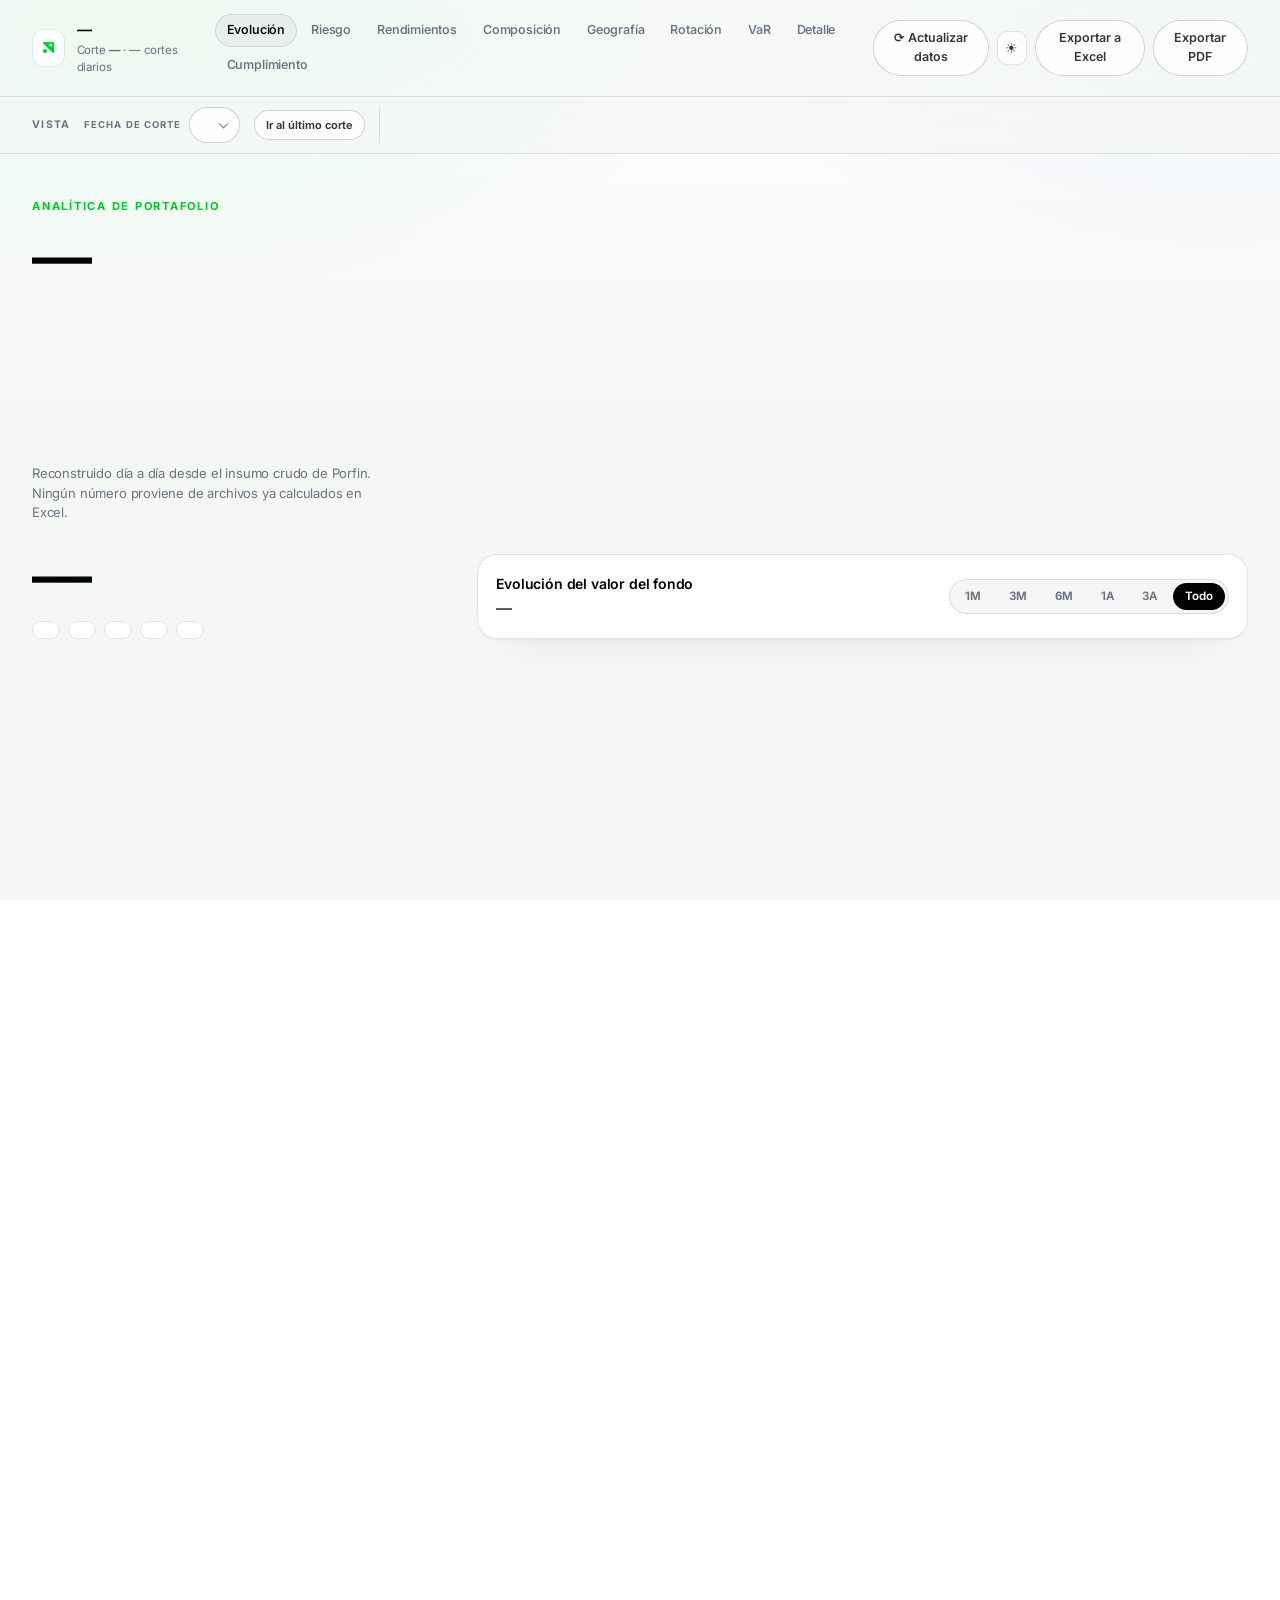
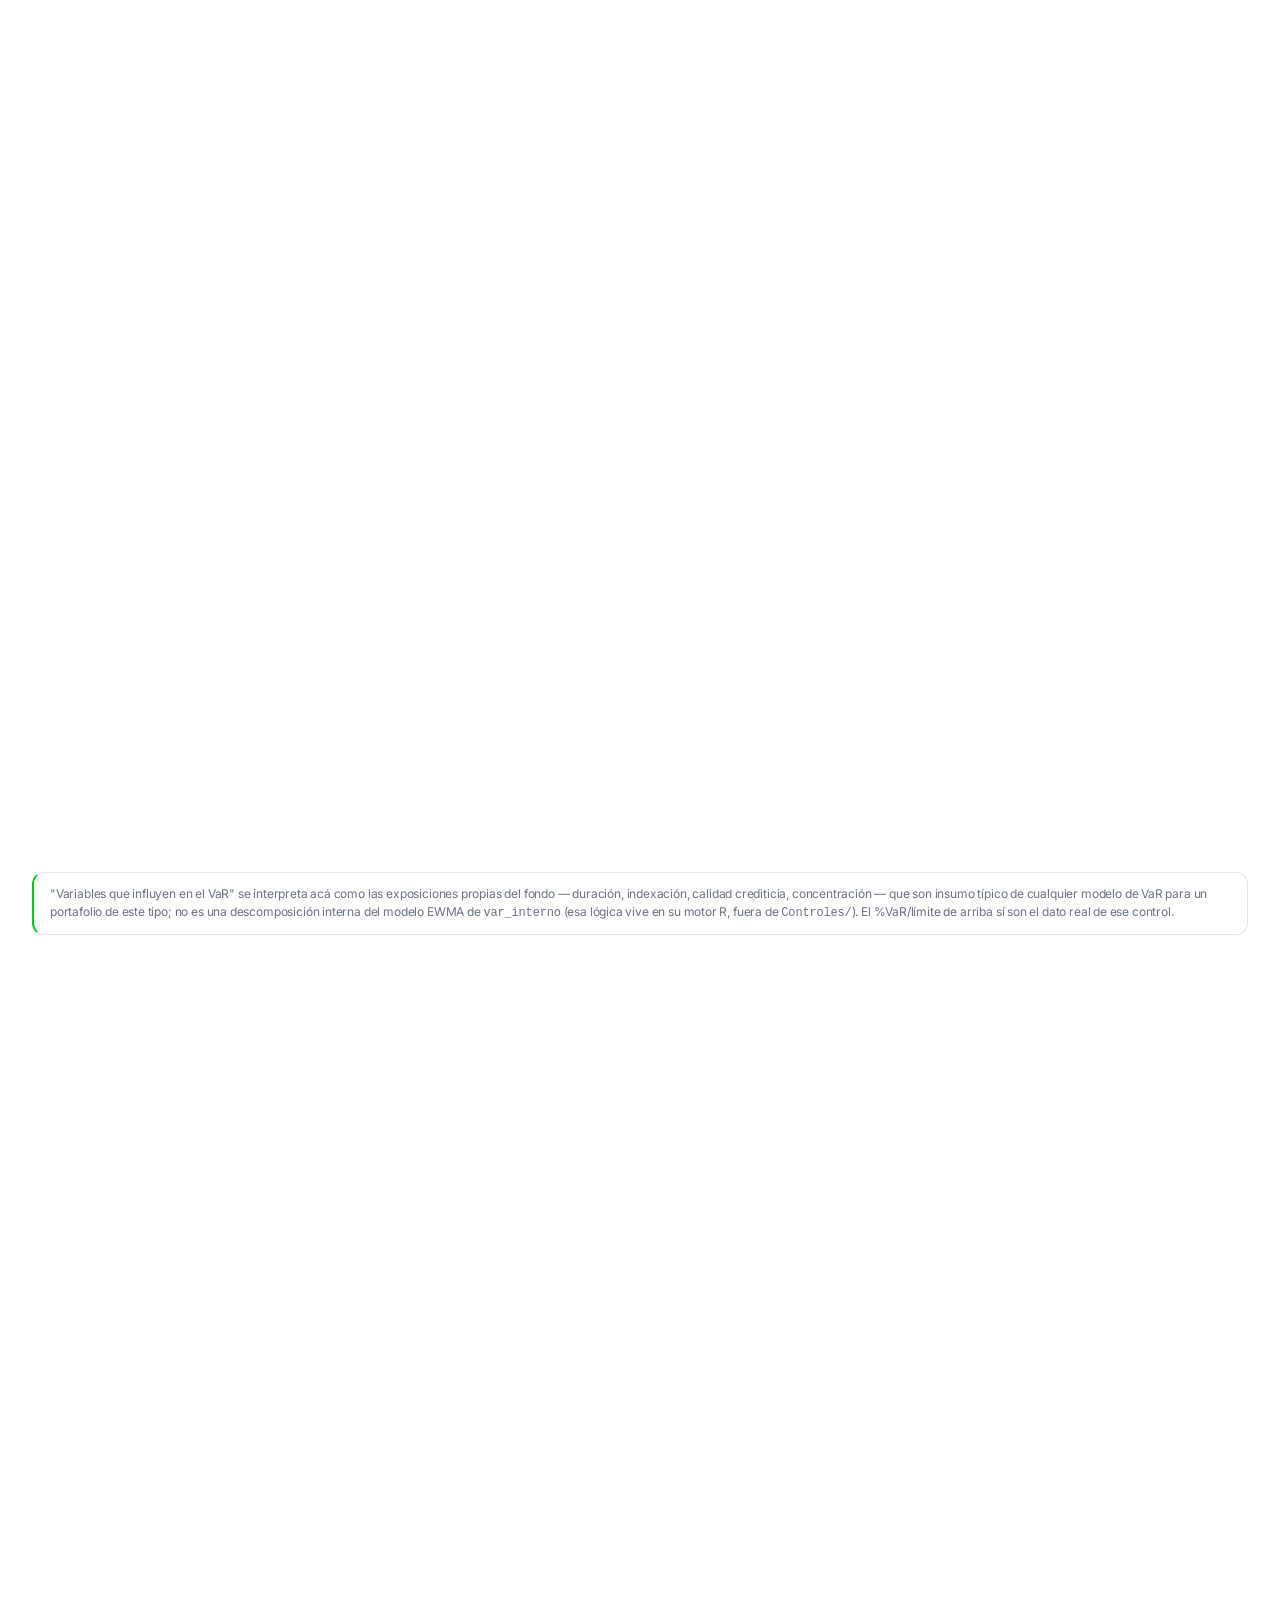
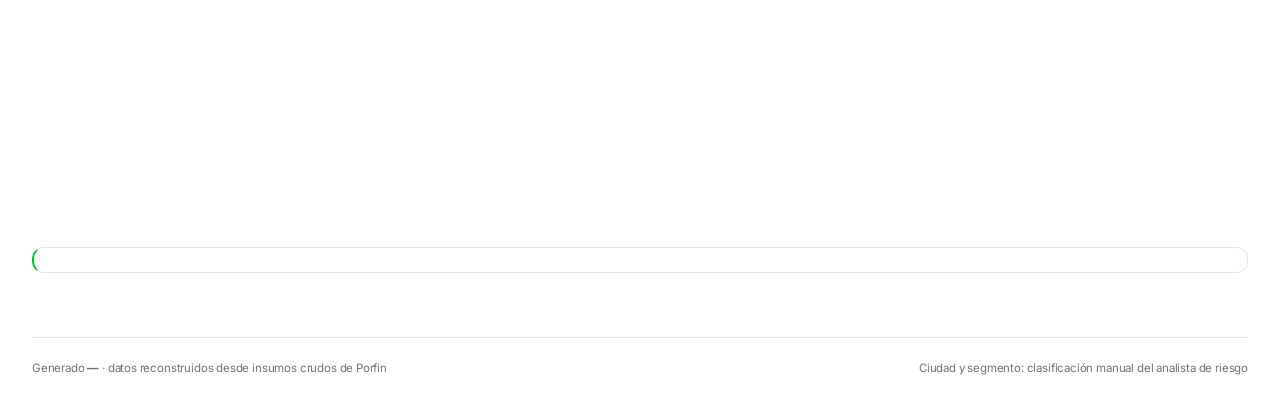
<file: grandes-superficies/plantilla.html>
<!doctype html>
<html lang="es" data-theme="light">
<head>
<meta charset="UTF-8">
<meta name="viewport" content="width=device-width, initial-scale=1">
<title>@@NOMBRE_FONDO@@ — Analítica de Portafolio</title>
<meta name="description" content="Analítica de portafolio del @@NOMBRE_FONDO@@: valor del fondo, concentración por emisor, composición y detalle de posiciones.">
<link rel="icon" type="image/png" href="[data-uri]">
<link rel="preconnect" href="https://fonts.googleapis.com">
<link rel="preconnect" href="https://fonts.gstatic.com" crossorigin>
<link href="https://fonts.googleapis.com/css2?family=Inter:wght@400;500;600;700&display=swap" rel="stylesheet">
<style>
:root{
  --bg:#07090b; --bg-2:#0b0e11;
  --surface:rgba(255,255,255,.035); --surface-2:rgba(255,255,255,.06); --surface-3:rgba(255,255,255,.09);
  --ink:#f2f5f4; --ink-2:#a7b0b3; --ink-muted:#6d777c;
  --border:rgba(255,255,255,.08); --border-strong:rgba(255,255,255,.16);
  /* Marca Skandia (verde) alineada 2026-08-24 al mismo verde del tablero
     principal (Controles/General/assets/style.css, tema oscuro) -- antes
     cada dashboard de portafolio tenía su propio verde suelto. */
  --brand:#00e02a; --brand-2:#2bf04a; --brand-dim:rgba(0,201,37,.12);
  /* Paleta categórica (identidad de serie) -- validada con el skill de dataviz
     (node scripts/validate_palette.js, CVD ΔE y contraste OK en ambos temas),
     mismo criterio ya aplicado en Impulso/dashboard/plantilla.html. Antes
     --blue/--violet/--teal eran, en realidad, tres tonos de VERDE
     (#40cb6b/#0a7e2e/#61d012) casi idénticos entre sí y al propio --brand --
     cualquier gráfica que comparara 2-3 emisores/segmentos terminaba
     mostrando verdes indistinguibles (ver también el PAL de abajo). */
  --blue:#3987e5; --orange:#d95926; --teal:#199e70; --yellow:#c98500; --magenta:#d55181; --violet:#9085e9;
  --amber:#f5b544; --rose:#ff6b8a;
  --good:#22c55e; --bad:#f16565;
  --grid:rgba(255,255,255,.06); --axis:rgba(255,255,255,.22);
  --radius:20px; --radius-sm:12px;
  --font:"Inter","Inter Tight",-apple-system,system-ui,"Segoe UI",sans-serif;
  --mono:"JetBrains Mono",ui-monospace,SFMono-Regular,Menlo,monospace;
  --ease:cubic-bezier(.16,1,.3,1);
  --shadow:0 1px 0 rgba(255,255,255,.05) inset, 0 30px 60px -40px rgba(0,0,0,.9);
}
html[data-theme="light"]{
  --bg:#f5f7f5; --bg-2:#ffffff;
  --surface:rgba(255,255,255,.9); --surface-2:rgba(0,0,0,.04); --surface-3:rgba(0,0,0,.07);
  --ink:#000000; --ink-2:#33383a; --ink-muted:#6b7280;
  --border:rgba(0,0,0,.1); --border-strong:rgba(0,0,0,.18);
  --brand:#00c925; --brand-2:#087830; --brand-dim:#e6faec;
  --blue:#2a78d6; --orange:#eb6834; --teal:#1baf7a; --yellow:#eda100; --magenta:#e87ba4; --violet:#4a3aa7;
  --amber:#c9871a; --rose:#d1436a;
  --good:#0ca30c; --bad:#d03b3b;
  --grid:rgba(0,0,0,.08); --axis:rgba(0,0,0,.3);
  --shadow:0 1px 2px rgba(0,0,0,.05), 0 24px 50px -34px rgba(0,0,0,.18);
}
*{box-sizing:border-box}
html{scroll-behavior:smooth}
body{
  margin:0; color:var(--ink); font-family:var(--font); line-height:1.5;
  -webkit-font-smoothing:antialiased; letter-spacing:-.011em;
  background:
    radial-gradient(1100px 600px at 8% -10%, rgba(0,224,90,.13), transparent 65%),
    radial-gradient(900px 500px at 95% -5%, rgba(90,166,255,.10), transparent 62%),
    linear-gradient(180deg,var(--bg-2),var(--bg) 45%);
  background-attachment:fixed; min-height:100vh;
}
::selection{background:var(--brand-dim); color:var(--ink)}
.wrap{max-width:100%;margin:0 auto;padding:0 32px}
.num{font-variant-numeric:tabular-nums;letter-spacing:-.03em}
.up{color:var(--good)} .down{color:var(--bad)}
.actualizar-wrap{position:relative}
.btn-actualizar .ic-actualizar{display:inline-block}
.btn-actualizar.corriendo .ic-actualizar{animation:girar-actualizar 1s linear infinite}
@keyframes girar-actualizar{from{transform:rotate(0deg)}to{transform:rotate(360deg)}}
.btn-actualizar:disabled{cursor:default;opacity:.75}
/* Va como tarjetita flotante (no texto suelto): antes se superponía con la
   barra de filtros sticky que quedó justo debajo del topbar. */
.actualizar-estado{position:absolute;top:100%;right:0;margin-top:8px;font-size:11.5px;color:var(--ink-muted);
  max-width:300px;text-align:right;line-height:1.4;display:none;z-index:60;
  background:var(--surface);border:1px solid var(--border);border-radius:10px;padding:7px 11px;
  box-shadow:0 8px 24px rgba(0,0,0,.14)}
.actualizar-estado.visible{display:block}
.actualizar-estado.ok{color:var(--good)}
.actualizar-estado.error{color:var(--bad)}
.actualizar-log{display:none;position:absolute;top:100%;right:0;margin-top:34px;width:380px;max-width:90vw;max-height:220px;
  overflow-y:auto;background:var(--bg-2);border:1px solid var(--border);border-radius:10px;padding:8px 10px;
  font-family:ui-monospace,Consolas,monospace;font-size:11px;line-height:1.5;color:var(--ink-2);
  text-align:left;white-space:pre-wrap;word-break:break-word;z-index:60}
.actualizar-log.visible{display:block}

/* topbar */
.topbar{position:sticky;top:0;z-index:50;backdrop-filter:saturate(160%) blur(20px);
  background:color-mix(in srgb,var(--bg) 68%,transparent);border-bottom:1px solid var(--border)}
.topbar-in{display:flex;align-items:center;justify-content:space-between;gap:20px;padding:14px 32px;max-width:100%;margin:0 auto}
.brand{display:flex;align-items:center;gap:12px;min-width:0}
.brand-mark{width:38px;height:38px;border-radius:12px;display:grid;place-items:center;overflow:hidden;
  background:var(--surface);border:1px solid var(--border)}
.brand-mark img{width:100%;height:100%;object-fit:contain;padding:4px}
.brand h1{font-size:15px;margin:0;font-weight:600;white-space:nowrap;overflow:hidden;text-overflow:ellipsis}
.brand p{margin:0;font-size:11.5px;color:var(--ink-muted)}
.topnav{display:flex;gap:2px;flex-wrap:wrap}
.topnav a{font-size:12.5px;font-weight:550;color:var(--ink-muted);text-decoration:none;padding:7px 12px;border-radius:999px;transition:.2s}
.topnav a:hover{color:var(--ink);background:var(--surface-2)}
.topnav a.on{color:var(--ink);background:var(--surface-2);box-shadow:inset 0 0 0 1px var(--border)}
.actions{display:flex;gap:8px;align-items:center}
.icon-btn{width:34px;height:34px;display:grid;place-items:center;border-radius:10px;cursor:pointer;
  border:1px solid var(--border);background:var(--surface);color:var(--ink-2);font-size:14px;transition:.2s var(--ease)}
.icon-btn:hover{color:var(--ink);background:var(--surface-2);transform:translateY(-1px)}
.ghost-btn{font:inherit;font-size:12.5px;font-weight:600;padding:8px 14px;border-radius:999px;cursor:pointer;
  border:1px solid var(--border-strong);background:var(--surface);color:var(--ink-2);transition:.2s var(--ease)}
.ghost-btn:hover{color:var(--ink);background:var(--surface-2)}
:focus-visible{outline:2px solid var(--brand);outline-offset:2px}

/* hero */
.hero{padding:44px 0 26px;display:grid;grid-template-columns:minmax(280px,.85fr) 1.6fr;gap:36px;align-items:end}
.eyebrow{font-size:11px;text-transform:uppercase;letter-spacing:.16em;color:var(--brand);font-weight:700;margin:0 0 10px}
.hero h2{font-size:clamp(38px,5vw,60px);line-height:1.06;margin:0 0 6px;font-weight:600;letter-spacing:-.035em}
.hero .sub{color:var(--ink-muted);font-size:13px;margin:0 0 22px;max-width:46ch}
.big-value{font-size:clamp(38px,5vw,60px);font-weight:600;letter-spacing:-.04em;line-height:1;
  background:linear-gradient(160deg,var(--ink),color-mix(in srgb,var(--ink) 55%,var(--brand)));
  -webkit-background-clip:text;background-clip:text;color:transparent}
.deltas{display:flex;gap:8px;flex-wrap:wrap;margin-top:16px}
.chip-delta{display:flex;flex-direction:column;gap:1px;padding:8px 13px;border-radius:12px;
  background:var(--surface);border:1px solid var(--border);font-size:13px;font-weight:650}
.chip-delta span{font-size:10px;font-weight:600;letter-spacing:.09em;text-transform:uppercase;color:var(--ink-muted)}
.hero-chart{position:relative;background:var(--surface);border:1px solid var(--border);border-radius:var(--radius);padding:18px 18px 8px;box-shadow:var(--shadow)}
.btn-copiar-img{position:absolute;top:14px;right:14px;width:30px;height:30px;border-radius:8px;
  border:1px solid var(--border);background:var(--surface-2);color:var(--ink-muted);cursor:pointer;
  font-size:15px;line-height:1;opacity:0;transition:.2s;z-index:5}
article.card:hover .btn-copiar-img,.hero-chart:hover .btn-copiar-img{opacity:1}
.btn-copiar-img:hover{color:var(--ink);background:var(--surface);transform:translateY(-1px)}
.btn-copiar-img:disabled{opacity:1;cursor:default}
.menu-copia-img{position:absolute;top:48px;right:14px;z-index:6;display:flex;flex-direction:column;gap:2px;
  background:var(--bg-2);border:1px solid var(--border);border-radius:10px;padding:6px;box-shadow:var(--shadow);
  min-width:200px}
.menu-copia-img button{font:inherit;font-size:12.5px;text-align:left;padding:7px 10px;border:0;border-radius:7px;
  background:transparent;color:var(--ink);cursor:pointer}
.menu-copia-img button:hover{background:var(--surface-2)}

/* cards / grid */
section{scroll-margin-top:86px}
.sec-head{display:flex;align-items:baseline;justify-content:space-between;gap:16px;flex-wrap:wrap;margin:52px 0 16px}
.sec-head h3{font-size:19px;margin:0;font-weight:600;letter-spacing:-.025em}
.sec-head p{margin:4px 0 0;font-size:12.5px;color:var(--ink-muted);max-width:80ch}
.grid{display:grid;gap:16px}
.g-4{grid-template-columns:repeat(4,1fr)}
.g-3{grid-template-columns:repeat(3,1fr)}
.g-2{grid-template-columns:repeat(2,1fr)}
.g-62{grid-template-columns:1.55fr 1fr;align-items:start}
.g-26{grid-template-columns:1fr 1.55fr;align-items:start}
.card{background:var(--surface);border:1px solid var(--border);border-radius:var(--radius);padding:20px 22px;
  box-shadow:var(--shadow);position:relative;overflow:hidden;transition:border-color .3s,transform .3s var(--ease)}
.card:hover{border-color:var(--border-strong)}
.card-colapsable{padding:16px 18px}
.card-colapsable summary{cursor:pointer;list-style:none;display:flex;align-items:center;justify-content:space-between;gap:10px}
.card-colapsable summary::-webkit-details-marker{display:none}
.card-colapsable summary h4{margin:0}
.resumen-flecha{color:var(--ink-muted);transition:transform .2s var(--ease)}
.card-colapsable[open] .resumen-flecha{transform:rotate(180deg)}
.card-colapsable[open] summary{margin-bottom:12px}
.btn-copiar-img{position:absolute;top:14px;right:14px;width:30px;height:30px;border-radius:8px;
  border:1px solid var(--border);background:var(--surface-2);color:var(--ink-muted);cursor:pointer;
  font-size:15px;line-height:1;opacity:0;transition:.2s;z-index:5}
article.card:hover .btn-copiar-img,.hero-chart:hover .btn-copiar-img{opacity:1}
.btn-copiar-img:hover{color:var(--ink);background:var(--surface);transform:translateY(-1px)}
.btn-copiar-img:disabled{opacity:1;cursor:default}
.menu-copia-img{position:absolute;top:48px;right:14px;z-index:6;display:flex;flex-direction:column;gap:2px;
  background:var(--bg-2);border:1px solid var(--border);border-radius:10px;padding:6px;box-shadow:var(--shadow);
  min-width:200px}
.menu-copia-img button{font:inherit;font-size:12.5px;text-align:left;padding:7px 10px;border:0;border-radius:7px;
  background:transparent;color:var(--ink);cursor:pointer}
.menu-copia-img button:hover{background:var(--surface-2)}
.card h4{margin:0 0 2px;font-size:14px;font-weight:600}
.card .hint{margin:0 0 14px;font-size:11.5px;color:var(--ink-muted)}
.stat{display:flex;flex-direction:column;gap:6px;padding:18px 20px}
.stat .lbl{font-size:10.5px;letter-spacing:.1em;text-transform:uppercase;color:var(--ink-muted);font-weight:650}
.stat .val{font-size:26px;font-weight:600;letter-spacing:-.035em;line-height:1.1}
.stat .foot{font-size:11.5px;color:var(--ink-muted)}
.stat::after{content:"";position:absolute;left:0;top:0;height:100%;width:2px;background:linear-gradient(180deg,var(--brand),transparent)}
.pill{display:inline-flex;align-items:center;gap:5px;font-size:11px;font-weight:650;padding:3px 9px;border-radius:999px;
  background:var(--surface-2);color:var(--ink-2);border:1px solid var(--border)}
.pill.good{color:var(--good);background:color-mix(in srgb,var(--good) 12%,transparent);border-color:color-mix(in srgb,var(--good) 26%,transparent)}
.pill.bad{color:var(--bad);background:color-mix(in srgb,var(--bad) 12%,transparent);border-color:color-mix(in srgb,var(--bad) 26%,transparent)}
.pill.warn{color:var(--amber);background:color-mix(in srgb,var(--amber) 12%,transparent);border-color:color-mix(in srgb,var(--amber) 26%,transparent)}
.range-chips{display:flex;gap:4px;background:var(--surface-2);padding:3px;border-radius:999px;border:1px solid var(--border)}
.range-chips button{font:inherit;font-size:11.5px;font-weight:650;border:0;background:transparent;color:var(--ink-muted);
  padding:5px 12px;border-radius:999px;cursor:pointer;transition:.2s}
.range-chips button.on{background:var(--ink);color:var(--bg);}
.range-chips button:hover:not(.on){color:var(--ink)}
.rango-personalizado-pop{display:flex;align-items:flex-end;gap:10px;flex-wrap:wrap;margin-top:8px;padding:10px 12px;
  background:var(--surface-2);border:1px solid var(--border);border-radius:10px}
.rango-personalizado-pop label{display:flex;flex-direction:column;gap:3px;font-size:10px;font-weight:700;
  letter-spacing:.06em;text-transform:uppercase;color:var(--ink-muted)}
.rango-personalizado-pop input[type=date]{font:inherit;font-size:12.5px;border:1px solid var(--border-strong);
  background:var(--surface);color:var(--ink);border-radius:7px;padding:5px 8px}
.rango-personalizado-pop button{font:inherit;font-size:11.5px;font-weight:650;border:0;border-radius:999px;
  padding:7px 14px;cursor:pointer;background:var(--brand);color:#03170a}

/* charts */
.chart-host{width:100%;position:relative}
.chart-host svg{display:block;width:100%;height:auto;overflow:visible}
.chart-line{fill:none;stroke-width:2;stroke-linejoin:round;stroke-linecap:round}
.gridline{stroke:var(--grid);stroke-width:1}
.axis-txt{fill:var(--ink-muted);font-size:10.5px;font-family:var(--font)}
.crosshair{stroke:var(--axis);stroke-width:1;stroke-dasharray:3 4}
.tip{position:fixed;z-index:99;pointer-events:none;display:none;padding:10px 12px;border-radius:12px;font-size:12px;line-height:1.65;
  background:color-mix(in srgb,var(--bg-2) 88%,transparent);backdrop-filter:blur(16px);
  border:1px solid var(--border-strong);box-shadow:0 24px 50px -22px rgba(0,0,0,.8);white-space:nowrap}
.tip b{font-weight:650}
.legend{display:flex;gap:16px;flex-wrap:wrap;font-size:11.5px;color:var(--ink-2);margin-top:12px}
.legend .it{display:flex;align-items:center;gap:6px;cursor:pointer;user-select:none;padding:2px 4px;border-radius:6px;transition:.15s}
.legend .it:hover{background:var(--surface-2)}
.legend .it-apagado{opacity:.35;text-decoration:line-through}
.sw{width:9px;height:9px;border-radius:3px}

/* bars */
.bars{display:flex;flex-direction:column;gap:9px}
.bar-row{display:grid;grid-template-columns:1fr auto;gap:4px 10px}
.bar-row .k{font-size:12px;color:var(--ink-2);font-weight:550;overflow:hidden;text-overflow:ellipsis;white-space:nowrap}
.bar-row .v{font-size:11.5px;color:var(--ink-muted);font-variant-numeric:tabular-nums}
.bar-track{grid-column:1/-1;height:8px;border-radius:999px;background:var(--surface-2);overflow:hidden}
.bar-fill{height:100%;border-radius:999px;transition:width .8s var(--ease)}

/* donut legend */
.donut-wrap{display:flex;align-items:center;gap:22px;flex-wrap:wrap}
.donut-list{flex:1;min-width:200px;display:flex;flex-direction:column;gap:10px}
.donut-item{display:flex;align-items:center;gap:10px;font-size:12.5px}
.donut-item .k{flex:1;color:var(--ink-2);overflow:hidden;text-overflow:ellipsis;white-space:nowrap}
.donut-item .p{font-weight:650;font-variant-numeric:tabular-nums}

/* table */
.tbl-tools{display:flex;gap:8px;align-items:center;flex-wrap:wrap}
.search{font:inherit;font-size:12.5px;border:1px solid var(--border-strong);background:var(--surface-2);color:var(--ink);
  border-radius:999px;padding:8px 15px;min-width:250px}
.search::placeholder{color:var(--ink-muted)}
.search:focus{outline:none;border-color:var(--brand);box-shadow:0 0 0 3px var(--brand-dim)}
.tbl-scroll{overflow:auto;max-height:460px;margin-top:14px;border-radius:var(--radius-sm)}
table{width:100%;border-collapse:collapse;font-size:12.5px}
thead th{position:sticky;top:0;z-index:1;background:color-mix(in srgb,var(--bg-2) 94%,transparent);backdrop-filter:blur(8px);
  font-size:10.5px;letter-spacing:.08em;text-transform:uppercase;color:var(--ink-muted);font-weight:700;text-align:right;padding:10px 12px;
  border-bottom:1px solid var(--border)}
tbody td{padding:11px 12px;text-align:right;border-bottom:1px solid var(--border);font-variant-numeric:tabular-nums;color:var(--ink-2)}
tbody tr:hover td{background:var(--surface-2);color:var(--ink)}
th:first-child,td:first-child{text-align:left}
td.strong{color:var(--ink);font-weight:600}
.tag{display:inline-block;font-size:10.5px;font-weight:650;padding:2px 8px;border-radius:999px;background:var(--surface-2);border:1px solid var(--border);color:var(--ink-2)}
.mini-bar{display:inline-block;vertical-align:middle;width:70px;height:6px;border-radius:999px;background:var(--surface-2);overflow:hidden;margin-right:8px}
.mini-bar i{display:block;height:100%;border-radius:999px;background:var(--brand)}
.hide{display:none !important}

/* heatmap */
.heat{display:grid;gap:4px;font-size:10.5px;overflow-x:auto}
.heat-cell{aspect-ratio:1.9;border-radius:7px;display:grid;place-items:center;font-weight:650;font-variant-numeric:tabular-nums;
  color:var(--ink);cursor:default;transition:transform .18s var(--ease)}
.heat-cell:hover{transform:scale(1.06)}
.heat-lbl{display:grid;place-items:center;color:var(--ink-muted);font-weight:650}

/* map */
.map-host{display:flex;justify-content:center;padding:6px 0}
.map-host svg{max-width:100%;height:auto}
.map-land{fill:var(--surface-2);stroke:var(--border-strong);stroke-width:1.2}
.map-bub{stroke:var(--bg-2);stroke-width:1.5;cursor:pointer;transition:.2s}
.map-bub:hover{filter:brightness(1.15)}
.map-lbl{font-size:10.5px;fill:var(--ink-2);font-family:var(--font);pointer-events:none}

/* timeline */
.tl{display:flex;flex-direction:column;gap:0;max-height:380px;overflow:auto;padding-right:6px}
.tl-item{display:grid;grid-template-columns:74px 22px 1fr;gap:10px;align-items:start;padding:9px 0}
.tl-date{font-size:11.5px;color:var(--ink-muted);font-variant-numeric:tabular-nums;padding-top:2px}
.tl-dot{position:relative;display:grid;place-items:center;height:100%}
.tl-dot i{width:9px;height:9px;border-radius:50%;margin-top:5px;z-index:1}
.tl-dot::before{content:"";position:absolute;top:0;bottom:-9px;width:1px;background:var(--border)}
.tl-body{font-size:12.5px;color:var(--ink-2)}
.tl-body b{color:var(--ink);font-weight:600}

.note{font-size:12px;color:var(--ink-muted);background:var(--surface);border:1px solid var(--border);
  border-left:2px solid var(--brand);border-radius:var(--radius-sm);padding:12px 16px;margin-top:12px}
footer{margin:64px 0 40px;padding-top:22px;border-top:1px solid var(--border);font-size:11.5px;color:var(--ink-muted);
  display:flex;justify-content:space-between;gap:16px;flex-wrap:wrap}

.reveal{opacity:0;transform:translateY(14px)}
.reveal.in{opacity:1;transform:none;transition:opacity .6s var(--ease),transform .6s var(--ease)}
@media (prefers-reduced-motion:reduce){.reveal{opacity:1;transform:none} html{scroll-behavior:auto}}

@media (max-width:1080px){
  .hero{grid-template-columns:1fr;gap:24px}
  .g-4{grid-template-columns:repeat(2,1fr)} .g-3{grid-template-columns:1fr}
  .g-62,.g-26,.g-2{grid-template-columns:1fr}
  .topnav{display:none}
}
@media (max-width:640px){
  .wrap,.topbar-in{padding-left:16px;padding-right:16px}
  .g-4{grid-template-columns:1fr}
  .card{padding:16px 16px;border-radius:16px}
}

/* ==========================================================================
   PATRÓN UX 2026 — bloque COMÚN a los 6 dashboards de "Datos de Portafolios".
   Pegar TAL CUAL al final del bloque de estilos de plantilla.html.

   OJO: nunca escribir el tag literal de cierre de style dentro de un
   comentario CSS — el parser HTML no entiende comentarios CSS y cortaría el
   bloque de estilos ahí mismo, tirando el resto del CSS como texto y
   rompiendo el documento. (Pasó una vez; de ahí esta nota.)

   No define NINGÚN color literal: todo sale de las variables que ya tiene
   cada dashboard (--brand, --surface, --ink, ...), así que se ve nativo en
   los 3 sistemas visuales que hoy conviven y no toca la paleta de nadie.
   ========================================================================== */

/* ---------- 1. barra de filtros global (sticky, debajo del topbar) ---------- */
.barra-filtros{position:sticky;top:63px;z-index:45;display:flex;align-items:center;gap:14px;flex-wrap:wrap;
  padding:10px 32px;background:color-mix(in srgb,var(--bg) 82%,transparent);
  backdrop-filter:saturate(160%) blur(18px);border-bottom:1px solid var(--border)}
.barra-filtros .bf-tit{font-size:10.5px;letter-spacing:.12em;text-transform:uppercase;color:var(--ink-muted);font-weight:700}
.barra-filtros .bf-sep{width:1px;align-self:stretch;background:var(--border)}
.barra-filtros .bf-nota{font-size:11.5px;color:var(--ink-muted)}
@media (max-width:900px){.barra-filtros{padding-left:16px;padding-right:16px;top:56px}}

/* ---------- 2. controles de filtro "bonitos" ---------- */
.filtro-ux{display:flex;flex-direction:column;gap:4px;min-width:0}
.filtro-ux>label{font-size:9.5px;letter-spacing:.11em;text-transform:uppercase;color:var(--ink-muted);font-weight:700;
  padding-left:2px}
.filtro-ux.horiz{flex-direction:row;align-items:center;gap:8px}
.filtro-ux.horiz>label{padding:0}

/* select moderno: el <select> nativo pero sin el look de sistema */
.sel-ux{position:relative;display:inline-flex;align-items:center}
.sel-ux::after{content:"";position:absolute;right:13px;top:50%;width:6px;height:6px;pointer-events:none;
  border-right:1.6px solid var(--ink-muted);border-bottom:1.6px solid var(--ink-muted);
  transform:translateY(-70%) rotate(45deg);transition:.2s}
.sel-ux:hover::after{border-color:var(--ink)}
.sel-ux>select{font:inherit;font-size:12.5px;font-weight:600;appearance:none;-webkit-appearance:none;
  border:1px solid var(--border-strong);background:var(--surface);color:var(--ink);
  border-radius:999px;padding:8px 34px 8px 15px;cursor:pointer;min-width:0;
  transition:.2s var(--ease);text-overflow:ellipsis}
.sel-ux>select:hover{background:var(--surface-2);border-color:var(--ink-muted)}
.sel-ux>select:focus{outline:none;border-color:var(--brand);box-shadow:0 0 0 3px var(--brand-dim)}
.sel-ux>select:disabled{opacity:.5;cursor:default}
.sel-ux.chico>select{font-size:11.5px;padding:6px 30px 6px 12px}

/* búsqueda con lupa */
.busca-ux{position:relative;display:inline-flex;align-items:center}
.busca-ux::before{content:"⌕";position:absolute;left:13px;font-size:15px;color:var(--ink-muted);pointer-events:none;line-height:1}
.busca-ux>input{font:inherit;font-size:12.5px;border:1px solid var(--border-strong);background:var(--surface);color:var(--ink);
  border-radius:999px;padding:8px 15px 8px 31px;min-width:240px;transition:.2s var(--ease)}
.busca-ux>input::placeholder{color:var(--ink-muted)}
.busca-ux>input:hover{background:var(--surface-2)}
.busca-ux>input:focus{outline:none;border-color:var(--brand);box-shadow:0 0 0 3px var(--brand-dim);background:var(--surface)}
.busca-ux>input::-webkit-search-cancel-button{filter:grayscale(1) opacity(.5)}

/* segmentado (mismo look que .range-chips que ya existe; alias para lo nuevo) */
.seg-ux{display:inline-flex;gap:3px;background:var(--surface-2);padding:3px;border-radius:999px;border:1px solid var(--border)}
.seg-ux>button{font:inherit;font-size:11.5px;font-weight:650;border:0;background:transparent;color:var(--ink-muted);
  padding:5px 12px;border-radius:999px;cursor:pointer;transition:.18s var(--ease);white-space:nowrap}
.seg-ux>button.on{background:var(--ink);color:var(--bg)}
.seg-ux>button:hover:not(.on){color:var(--ink)}
.seg-ux.mini>button{font-size:10.5px;padding:4px 9px}

/* chips de filtro activo, con "x" para quitarlo */
.chips-activos{display:flex;gap:6px;flex-wrap:wrap;align-items:center}
.chip-activo{display:inline-flex;align-items:center;gap:6px;font-size:11px;font-weight:650;padding:4px 6px 4px 10px;
  border-radius:999px;background:var(--brand-dim);color:var(--ink);border:1px solid color-mix(in srgb,var(--brand) 34%,transparent)}
.chip-activo>span{opacity:.72;font-weight:600}
.chip-activo>button{border:0;background:transparent;color:inherit;cursor:pointer;font-size:13px;line-height:1;
  padding:0 3px;border-radius:50%;opacity:.6}
.chip-activo>button:hover{opacity:1;background:color-mix(in srgb,var(--brand) 22%,transparent)}
.btn-limpiar-filtros{font:inherit;font-size:11px;font-weight:650;border:0;background:transparent;color:var(--ink-muted);
  cursor:pointer;text-decoration:underline;text-underline-offset:2px;padding:2px 4px}
.btn-limpiar-filtros:hover{color:var(--ink)}

/* ---------- 3. secciones desplegables (accordion) ---------- */
/* El wrapper .sec-body lo crea UX.acordeon() por JS: NO hay que tocar el
   markup de las secciones que ya existen. */
section.acc>.sec-head{cursor:pointer;position:relative;padding-right:44px;border-radius:var(--radius-sm);
  transition:background .2s;margin-bottom:16px}
section.acc>.sec-head:hover{background:var(--surface-2)}
section.acc>.sec-head .acc-flecha{position:absolute;right:10px;top:2px;width:32px;height:32px;border-radius:9px;
  display:grid;place-items:center;border:1.5px solid var(--border-strong);background:var(--surface-2);color:var(--ink-2);
  font-size:15px;font-weight:700;transition:.25s var(--ease);pointer-events:none}
section.acc>.sec-head:hover .acc-flecha{color:var(--brand-ink);border-color:var(--brand-ink);background:var(--brand-bg)}
section.acc.cerrada>.sec-head .acc-flecha{transform:rotate(-90deg)}
section.acc>.sec-body{overflow:hidden}
section.acc.cerrada>.sec-body{display:none}
section.acc.cerrada>.sec-head{margin-bottom:0}
section.acc>.sec-head .acc-resumen{display:none;font-size:11.5px;color:var(--ink-muted);margin-top:6px}
section.acc.cerrada>.sec-head .acc-resumen{display:block}
.acc-global{display:inline-flex;gap:6px;align-items:center}

/* ---------- 4. tablas: orden, totales, herramientas ---------- */
th.sortable{cursor:pointer;user-select:none;white-space:nowrap;transition:color .18s}
th.sortable:hover{color:var(--ink)}
th.sortable::after{content:"↕";opacity:.3;margin-left:5px;font-size:10px}
th.sortable.asc::after{content:"↑";opacity:1;color:var(--brand)}
th.sortable.desc::after{content:"↓";opacity:1;color:var(--brand)}
tfoot.tot-ux td{position:sticky;bottom:0;background:color-mix(in srgb,var(--bg-2) 95%,transparent);
  backdrop-filter:blur(8px);border-top:1.5px solid var(--border-strong);border-bottom:0;
  font-weight:700;color:var(--ink);padding:10px 12px;font-size:12px}
tfoot.tot-ux td.lbl-tot{text-align:left;letter-spacing:.05em;text-transform:uppercase;font-size:10.5px;color:var(--ink-muted)}
.tbl-acciones{display:inline-flex;gap:6px;align-items:center}
.btn-tbl{font:inherit;font-size:11px;font-weight:650;padding:6px 11px;border-radius:999px;cursor:pointer;
  border:1px solid var(--border-strong);background:var(--surface);color:var(--ink-2);transition:.18s var(--ease);
  white-space:nowrap}
.btn-tbl:hover{color:var(--ink);background:var(--surface-2);transform:translateY(-1px)}
.btn-tbl.ok{color:var(--good);border-color:color-mix(in srgb,var(--good) 40%,transparent)}
.tbl-vacia{font-size:12px;color:var(--ink-muted);padding:18px 4px;text-align:center}

/* ---------- 5. matriz de presencia (rotación de emisores) ---------- */
.pmx{overflow-x:auto;padding-bottom:6px}
.pmx table{border-collapse:separate;border-spacing:2px;font-size:10.5px;width:auto;min-width:100%}
.pmx th{position:static;background:transparent;backdrop-filter:none;border:0;padding:2px 6px;
  font-size:9.5px;letter-spacing:.06em;text-transform:uppercase;color:var(--ink-muted);font-weight:700;
  text-align:center;white-space:nowrap}
.pmx th.pmx-emisor{text-align:left;position:sticky;left:0;z-index:2;
  background:color-mix(in srgb,var(--bg-2) 94%,transparent);backdrop-filter:blur(8px)}
.pmx td{border:0;padding:0;text-align:center}
.pmx td.pmx-emisor{text-align:left;padding:2px 10px 2px 4px;font-size:11.5px;color:var(--ink-2);font-weight:550;
  white-space:nowrap;max-width:220px;overflow:hidden;text-overflow:ellipsis;position:sticky;left:0;z-index:1;
  background:color-mix(in srgb,var(--bg-2) 94%,transparent);backdrop-filter:blur(8px)}
.pmx-cel{width:20px;height:17px;border-radius:4px;display:block;transition:transform .16s var(--ease)}
.pmx-cel:hover{transform:scale(1.28)}
.pmx-cel.vacia{background:var(--surface-2)}
.pmx-leyenda{display:flex;gap:14px;align-items:center;flex-wrap:wrap;font-size:11px;color:var(--ink-muted);margin-top:10px}
.pmx-escala{display:inline-flex;gap:2px;align-items:center}
.pmx-escala i{width:15px;height:11px;border-radius:3px;display:inline-block}

/* ---------- 6. contexto de numerales ---------- */
.num-ctx{display:inline-flex;align-items:center;gap:5px}
.badge-origen{display:inline-block;font-size:9.5px;font-weight:750;letter-spacing:.07em;text-transform:uppercase;
  padding:2px 7px;border-radius:999px;border:1px solid var(--border);background:var(--surface-2);color:var(--ink-muted);
  white-space:nowrap;vertical-align:middle}
.badge-origen.regulatorio{color:var(--blue);border-color:color-mix(in srgb,var(--blue) 34%,transparent);
  background:color-mix(in srgb,var(--blue) 11%,transparent)}
/* "reglamento" = Reglamento del fondo / contrato de administración: para un
   FIC es un documento contractual aprobado por la SFC, así que NO es lo
   mismo que una norma externa ("regulatorio") ni un control que se inventó
   el área ("interno"). */
.badge-origen.reglamento,.badge-origen.contractual{color:var(--violet);
  border-color:color-mix(in srgb,var(--violet) 34%,transparent);
  background:color-mix(in srgb,var(--violet) 11%,transparent)}
.badge-origen.interno{color:var(--amber);border-color:color-mix(in srgb,var(--amber) 34%,transparent);
  background:color-mix(in srgb,var(--amber) 11%,transparent)}
.badge-origen.informativo{opacity:.8}
.badge-origen.porconfirmar{border-style:dashed}
.ic-info{display:inline-grid;place-items:center;width:16px;height:16px;border-radius:50%;font-size:10px;
  border:1px solid var(--border-strong);color:var(--ink-muted);cursor:help;flex:none;line-height:1;
  background:var(--surface-2);vertical-align:middle}
.ic-info:hover,.ic-info:focus{color:var(--ink);border-color:var(--brand)}
.fila-numeral .num-nom{color:var(--ink);font-weight:600}
.fila-numeral .num-desc{display:block;font-size:11px;color:var(--ink-muted);margin-top:3px;
  max-width:62ch;white-space:normal;line-height:1.45}
.fila-numeral .num-fuente{display:block;font-size:10.5px;color:var(--ink-muted);margin-top:4px;opacity:.85}
.fila-numeral .num-fuente code{font-size:10px}

/* ---------- 7. avisos flotantes (copiado, exportado, ...) ---------- */
.aviso-ux{position:fixed;left:50%;bottom:28px;transform:translateX(-50%) translateY(14px);z-index:200;
  padding:10px 18px;border-radius:999px;font-size:12.5px;font-weight:600;
  background:var(--ink);color:var(--bg);box-shadow:0 20px 40px -18px rgba(0,0,0,.55);
  opacity:0;pointer-events:none;transition:.28s var(--ease)}
.aviso-ux.visible{opacity:1;transform:translateX(-50%)}

/* ---------- 8. estado "sin datos para este corte" ---------- */
.sin-corte{font-size:12.5px;color:var(--ink-muted);background:var(--surface);border:1px dashed var(--border-strong);
  border-radius:var(--radius-sm);padding:16px 18px;text-align:center}

/* ==========================================================================
   9. IMPRESIÓN / PDF  — "que el PDF salga cuadrado"
   Se combina con UX.prepararImpresion(), que antes de imprimir fuerza tema
   claro, abre todos los acordeones y redibuja los SVG al ancho de página.
   ========================================================================== */
@media print{
  @page{size:A4 landscape;margin:11mm 9mm 13mm}

  /* nada de cromo de app en papel */
  .topbar,.barra-filtros,.actions,.topnav,.actualizar-wrap,.acc-flecha,
  .btn-copiar-img,.menu-copia-img,.tbl-acciones,.btn-tbl,.aviso-ux,
  .btn-limpiar-filtros,.seg-ux,.range-chips,.busca-ux,#btn-print,#btn-tema{display:none !important}

  html,body{background:#fff !important}
  body{background-image:none !important;min-height:0}
  .wrap{max-width:none !important;padding:0 !important}

  /* las animaciones de entrada dejan tarjetas invisibles en papel */
  .reveal,.reveal.in{opacity:1 !important;transform:none !important;transition:none !important}

  /* nada se parte por la mitad */
  .card,.hero-chart,article,.pmx,figure,tfoot{break-inside:avoid;page-break-inside:avoid}
  .sec-head{break-after:avoid;page-break-after:avoid;margin:16px 0 10px !important;padding-right:0 !important}
  section{break-inside:auto;scroll-margin-top:0}
  section.acc>.sec-body{display:block !important}
  h3,h4,h5{break-after:avoid;page-break-after:avoid}
  tr,.bar-row,.donut-item,.tl-item{break-inside:avoid;page-break-inside:avoid}
  thead{display:table-header-group}
  tfoot{display:table-footer-group}

  /* rejillas: display:grid no pagina bien en Chrome (el break-inside:avoid
     de las tarjetas se ignora dentro de un contenedor grid al imprimir —
     bug conocido del motor de impresión); en papel se vuelven bloques
     apilados normales, ahí el break-inside:avoid de cada article/card SÍ
     se respeta y no quedan gráficas cortadas a la mitad entre páginas */
  .grid,.hero{display:block !important}
  .grid>*{margin-bottom:14px !important}
  .hero{gap:16px !important;padding:8px 0 14px !important}
  .hero>*{margin-bottom:14px !important}

  /* tablas: sin scroll interno, se dejan fluir a varias páginas */
  .tbl-scroll,.pmx{max-height:none !important;overflow:visible !important}
  thead th{position:static !important;backdrop-filter:none !important;background:#fff !important}
  tfoot.tot-ux td{position:static !important;backdrop-filter:none !important;background:#f4f4f4 !important}

  /* tinta: bordes de verdad, sin translúcidos que se pierden */
  .card,.hero-chart,.note,.sin-corte{box-shadow:none !important;border:1px solid #d5d5d5 !important;
    background:#fff !important;break-inside:avoid}
  .stat::after{background:#888 !important}
  .heat-cell,.bar-fill,.map-bub,.pmx-cel{-webkit-print-color-adjust:exact;print-color-adjust:exact}
  *{-webkit-print-color-adjust:exact;print-color-adjust:exact}

  /* pie con la referencia del corte impreso (lo pone UX.prepararImpresion) */
  .pie-impresion{display:block !important;margin-top:18px;padding-top:8px;border-top:1px solid #ccc;
    font-size:9.5px;color:#555}
  footer{border-top:1px solid #ccc;font-size:9.5px;color:#555;margin:20px 0 0}
}
.pie-impresion{display:none}

/* clase que UX pone en <html> mientras se imprime, para lo que CSS solo no
   puede resolver (ej. no dejar que un @media print re-mida los SVG) */
html.imprimiendo .card:hover,html.imprimiendo .tl-item:hover{background:none}

</style>
</head>
<body>

<header class="topbar">
  <div class="topbar-in">
    <div class="brand">
      <span class="brand-mark">
        <img src="[data-uri]" alt="Skandia" />
      </span>
      <div>
        <h1 id="f-nombre">—</h1>
        <p>Corte <b id="f-corte">—</b> · <span id="f-nfechas">—</span> cortes diarios</p>
      </div>
    </div>
    <nav class="topnav">
      <a href="#evolucion" class="on">Evolución</a>
      <a href="#riesgo">Riesgo</a>
      <a href="#rendimientos">Rendimientos</a>
      <a href="#composicion">Composición</a>
      <a href="#geografia">Geografía</a>
      <a href="#rotacion">Rotación</a>
      <a href="#var">VaR</a>
      <a href="#detalle">Detalle</a>
      <a href="#cumplimiento">Cumplimiento</a>
    </nav>
    <div class="actions">
      <div class="actualizar-wrap">
        <button class="ghost-btn btn-actualizar" id="btn-actualizar" title="Vuelve a leer el crudo de nuevo y reconstruye este dashboard">
          <span class="ic-actualizar">⟳</span> Actualizar datos
        </button>
        <div class="actualizar-estado" id="actualizar-estado"></div>
        <pre class="actualizar-log" id="actualizar-log"></pre>
      </div>
      <button class="icon-btn" id="btn-tema" title="Cambiar tema" aria-label="Cambiar tema">☀</button>
      <button class="ghost-btn" id="btn-excel"
         title="Descarga en Excel (CSV) todas las tablas del tablero — histórico de emisores, posiciones y numerales — tal como se ven ahora: recortadas a la fecha de corte elegida, con los filtros aplicados y su fila de totales">Exportar a Excel</button>
      <button class="ghost-btn" id="btn-print">Exportar PDF</button>
    </div>
  </div>
</header>

<!-- ============================================================
     Barra de filtros global. El selector de fecha de corte gobierna TODO
     el tablero: la serie se recorta a esa fecha ("visión al corte") y
     composición / geografía / detalle / cumplimiento se rearman para ese
     día. Pedido del usuario 2026-08-20 (fase 3 de "Datos de Portafolios").
     ============================================================ -->
<div class="barra-filtros">
  <span class="bf-tit">Vista</span>
  <div class="filtro-ux horiz">
    <label for="select-corte-global">Fecha de corte</label>
    <span class="sel-ux"><select id="select-corte-global"></select></span>
  </div>
  <button class="btn-tbl" id="btn-corte-ultimo" type="button"
          title="Volver al corte más reciente disponible">Ir al último corte</button>
  <div class="bf-sep"></div>
  <span class="bf-nota" id="bf-nota"></span>
  <div style="margin-left:auto;display:flex;gap:10px;align-items:center" id="host-acordeon"></div>
</div>

<main class="wrap">

  <div class="hero">
    <div>
      <p class="eyebrow">Analítica de portafolio</p>
      <h2 id="f-nombre2">—</h2>
      <div class="card reveal" style="margin:0 0 16px">
        <h4 style="margin:0 0 8px">¿Qué es este fondo?</h4>
        <p class="hint">FIC inmobiliario cerrado: busca darle mayor valor, comercializar y/o enajenar los inmuebles que forman parte del Fideicomiso Cadenalco — su lógica es de mantenimiento, remodelación y venta, no de renta continua como un fondo de arrendamiento.</p>
      </div>
      <p class="sub">Reconstruido día a día desde el insumo crudo de Porfin. Ningún número proviene de archivos ya calculados en Excel.</p>
      <div class="big-value num" id="kpi-total">—</div>
      <div class="deltas">
        <div class="chip-delta" id="d-1d"></div>
        <div class="chip-delta" id="d-30d"></div>
        <div class="chip-delta" id="d-ytd"></div>
        <div class="chip-delta" id="d-12m"></div>
        <div class="chip-delta" id="d-acum"></div>
      </div>
    </div>
    <div class="hero-chart">
      <div style="display:flex;align-items:center;justify-content:space-between;gap:14px;flex-wrap:wrap;margin-bottom:10px">
        <div><h4 style="margin:0;font-size:14px;font-weight:600">Evolución del valor del fondo</h4>
        <p class="hint" style="margin:2px 0 0" id="f-rango">—</p></div>
        <div class="range-chips" id="chips-rango">
          <button>1M</button><button>3M</button><button>6M</button><button>1A</button><button>3A</button><button class="on">Todo</button>
        </div>
      </div>
      <div class="chart-host" id="chart-principal"></div>
    </div>
  </div>

  <section id="evolucion">
    <div class="sec-head reveal">
      <div><h3>Máximos y mínimos históricos</h3>
      <p>Indicadores calculados sobre toda la serie reconstruida <b>hasta la fecha de corte elegida</b> — no solo sobre el último día. Cambiar el corte arriba recorta la serie y recalcula estos cuatro números.</p></div>
    </div>
    <div class="grid g-4"><article class="card stat reveal" id="s-max"><span class="lbl">Máximo histórico</span><span class="val num">—</span><span class="foot"></span></article><article class="card stat reveal" id="s-min"><span class="lbl">Mínimo histórico</span><span class="val num">—</span><span class="foot"></span></article><article class="card stat reveal" id="s-prom"><span class="lbl">Valor promedio</span><span class="val num">—</span><span class="foot"></span></article><article class="card stat reveal" id="s-dias"><span class="lbl">Cortes en el histórico</span><span class="val num">—</span><span class="foot"></span></article></div>
    <div class="grid g-2" style="margin-top:16px">
      <article class="card reveal"><h4>Número de posiciones</h4><p class="hint">Cuántos títulos componían el fondo en cada corte.</p><div class="chart-host" id="chart-nposiciones"></div></article>
      <article class="card reveal"><h4>Concentración por emisor</h4><p class="hint">Participación del emisor top-1 sobre el total del fondo, día a día. <b id="conc-top-emisor"></b></p><div class="chart-host" id="chart-concentracion"></div></article>
    </div>
  </section>

  <section id="riesgo">
    <div class="sec-head reveal"><div><h3>Volatilidad y días extremos</h3><p>Riesgo de mercado/liquidez del vehículo medido sobre la variación diaria del patrimonio — no es riesgo de crédito de las posiciones (eso está en Cumplimiento). Todo calculado hasta el corte elegido.</p></div></div>
    <div class="grid g-4"><article class="card stat reveal" id="s-vol"><span class="lbl">Volatilidad anual (reconstruida)</span><span class="val num">—</span><span class="foot"></span></article><article class="card stat reveal" id="s-dd"><span class="lbl">Drawdown máximo (reconstruido)</span><span class="val num">—</span><span class="foot"></span></article><article class="card stat reveal" id="s-mejor"><span class="lbl">Mejor día</span><span class="val num">—</span><span class="foot"></span></article><article class="card stat reveal" id="s-peor"><span class="lbl">Peor día</span><span class="val num">—</span><span class="foot"></span></article></div>
    <div class="grid g-62" style="margin-top:16px">
      <article class="card reveal"><h4>Rendimientos mensuales</h4><p class="hint">Variación porcentual del valor del fondo por mes; la última columna acumula el año.</p><div id="heatmap"></div></article>
      <article class="card reveal"><h4>Distribución de rendimientos diarios</h4><p class="hint">Frecuencia de los rendimientos día a día del fondo.</p><div class="chart-host" id="chart-histograma"></div></article>
    </div>
  </section>

  <section id="rendimientos">
    <div class="sec-head reveal">
      <div><h3>Rendimientos y volatilidad oficiales</h3>
      <p>Calculado sobre el valor diario del fondo que reporta oficialmente la Coordinación, no sobre la composición de posiciones reconstruida — es el número que debe coincidir con lo que se reporta hacia afuera. Distinto de la card "Volatilidad anual" de la sección Riesgo, que sale de la composición de posiciones reconstruida.</p></div>
    </div>
    <div class="grid g-4">
      <article class="card stat reveal" id="s-rend-vol"><span class="lbl">Volatilidad anual (oficial)</span><span class="val num">—</span><span class="foot">sobre el valor oficial del fondo</span></article>
      <article class="card stat reveal" id="s-rend-mtd"><span class="lbl">Rendimiento mes a la fecha</span><span class="val num">—</span><span class="foot"></span></article>
      <article class="card stat reveal" id="s-rend-3m"><span class="lbl">Rendimiento 3 meses</span><span class="val num">—</span><span class="foot"></span></article>
      <article class="card stat reveal" id="s-rend-6m"><span class="lbl">Rendimiento 6 meses</span><span class="val num">—</span><span class="foot"></span></article>
    </div>
    <div class="grid g-62" style="margin-top:16px">
      <article class="card reveal">
        <div style="display:flex;align-items:flex-start;justify-content:space-between;gap:10px;flex-wrap:wrap">
          <div><h4>Valor oficial del fondo</h4>
          <p class="hint">Serie oficial (<span id="f-rango-rend">—</span>). El retorno diario usado en volatilidad/rendimientos sale de esta serie.</p></div>
          <div class="range-chips" id="chips-rango-rend" style="flex:none"><button>1M</button><button>3M</button><button>6M</button><button>1A</button><button>3A</button><button class="on">Todo</button></div>
        </div>
        <div class="chart-host" id="chart-rendimientos"></div>
      </article>
      <article class="card reveal">
        <h4>Drawdown desde el máximo</h4>
        <p class="hint">Caída acumulada frente al máximo oficial alcanzado hasta cada corte (0% = está en su punto más alto).</p>
        <div class="chart-host" id="chart-rendimientos-dd"></div>
      </article>
    </div>
    <div class="note" id="rend-nota-fallback" hidden></div>
  </section>

  <section id="composicion">
    <div class="sec-head reveal">
      <div><h3>Composición del fondo</h3><p>Estructura del portafolio al corte <b id="f-corte-comp">—</b> y su evolución histórica por emisor. Todas las gráficas de participación de esta sección alternan entre <b>%</b> del fondo y <b>$</b> con el botón de cada tarjeta.</p></div>
    </div>
    <div class="grid g-3"><article class="card stat reveal" id="s-pos"><span class="lbl">Posiciones en el corte</span><span class="val num">—</span><span class="foot"></span></article><article class="card stat reveal" id="s-conc"><span class="lbl">Peso del mayor emisor</span><span class="val num">—</span><span class="foot"></span></article><article class="card stat reveal" id="s-ciudades"><span class="lbl">Ciudades con clasificación</span><span class="val num">—</span><span class="foot"></span></article></div>
    <div class="grid g-62" style="margin-top:16px">
      <article class="card reveal">
        <div style="display:flex;align-items:flex-start;justify-content:space-between;gap:10px;flex-wrap:wrap">
          <div><h4>Composición por emisor</h4><p class="hint">Reparto del valor de mercado del fondo entre sus emisores al corte elegido.</p></div>
          <div id="uni-donut" style="flex:none"></div>
        </div>
        <div id="donut-emisor"></div>
      </article>
      <article class="card reveal">
        <div style="display:flex;align-items:flex-start;justify-content:space-between;gap:10px;flex-wrap:wrap">
          <div><h4>Composición por clasificación</h4><p class="hint">Cuatro lecturas del mismo valor de mercado: cada bloque suma el 100% del fondo por una dimensión distinta.</p></div>
          <div id="uni-cortes" style="flex:none"></div>
        </div>
        <div class="grid g-2" style="gap:22px">
          <div><p class="hint" style="margin:0 0 8px;font-weight:700;letter-spacing:.08em;text-transform:uppercase">Calificación</p><div id="bars-calificacion"></div>
               <p class="hint" style="margin:18px 0 8px;font-weight:700;letter-spacing:.08em;text-transform:uppercase">Moneda</p><div id="bars-moneda"></div></div>
          <div><p class="hint" style="margin:0 0 8px;font-weight:700;letter-spacing:.08em;text-transform:uppercase">Ciudad</p><div id="bars-ubicacion"></div>
               <p class="hint" style="margin:18px 0 8px;font-weight:700;letter-spacing:.08em;text-transform:uppercase">Segmento</p><div id="bars-segmento"></div></div>
        </div>
      </article>
    </div>
    <div class="grid g-2" style="margin-top:16px;gap:22px">
      <article class="card reveal">
        <div style="display:flex;align-items:flex-start;justify-content:space-between;gap:10px;flex-wrap:wrap">
          <div><h4>Concentración por grupo económico</h4><p class="hint">Es la clasificación con la que se mide el numeral 6 (tope 10% Real/Financiero, 50% Derecho Fiduciario, sin tope FIC) — no es el mismo campo que el "Emisor" crudo de Porfin.</p></div>
          <div id="uni-grupo" style="flex:none"></div>
        </div>
        <div id="bars-grupo-economico"></div>
      </article>
      <article class="card reveal">
        <div style="display:flex;align-items:flex-start;justify-content:space-between;gap:10px;flex-wrap:wrap">
          <div><h4>Inmobiliario vs. liquidez</h4><p class="hint">Bucket con el que se miden los numerales 4 y 5: "Efectivo" (depósitos, tope 25%), "2.5.2.3" (FIC Cerrados, tolerancia cero) y 1.8.1/1.8.2 (inversión inmobiliaria, mínimo 75%).</p></div>
          <div id="uni-tivo" style="flex:none"></div>
        </div>
        <div id="bars-tivo-inv"></div>
      </article>
    </div>
    <article class="card reveal" style="margin-top:16px">
      <div style="display:flex;align-items:flex-start;justify-content:space-between;gap:10px;flex-wrap:wrap">
        <div><h4>Evolución por emisor</h4>
        <p class="hint">Área apilada al 100%: qué fracción del fondo tuvo cada emisor principal en cada corte, hasta la fecha elegida. Clic en la leyenda para apagar una serie.</p></div>
        <div class="range-chips" id="chips-rango-stack" style="flex:none">
          <button>1M</button><button>3M</button><button>6M</button><button>1A</button><button>3A</button><button class="on">Todo</button>
        </div>
      </div>
      <div class="chart-host" id="chart-stacked"></div>
      <div class="legend" id="legend-stacked"></div>
    </article>
  </section>

  <section id="geografia">
    <div class="sec-head reveal"><div><h3>Distribución geográfica</h3><p>Ciudad y segmento provienen de una clasificación manual del analista de riesgo, cruzada por título — no hay fuente cruda para estos dos campos, así que una posición nueva aparece sin ciudad hasta que se clasifique.</p></div></div>
    <div class="grid g-26">
      <article class="card reveal"><h4>Concentración por ciudad</h4><p class="hint">El tamaño y el tono de la burbuja son la participación de esa ciudad en el fondo. Posición aproximada de la ciudad, no del inmueble.</p><div class="map-host" id="mapa"></div></article>
      <article class="card reveal"><h4>Emisores en el histórico</h4><p class="hint">Un renglón por emisor que apareció al menos un corte en la serie reconstruida (hasta la fecha elegida), con desde cuándo, hasta cuándo y cuánto llegó a pesar. Clic en cualquier encabezado para ordenar.</p>
        <div class="tbl-scroll" style="max-height:340px">
          <table data-nombre="Emisores en el historico"><thead><tr><th>Emisor</th><th data-tot="no">Primera vez</th><th data-tot="no">Última vez</th><th data-tot="suma">Cortes</th><th data-tot="no">Valor máximo</th><th data-tot="no">Participación media</th><th data-sort="no" data-tot="no">Primera % → última %</th></tr></thead>
          <tbody id="tbody-emisores"></tbody></table>
        </div>
        <div class="note" id="mapa-nota"></div>
      </article>
    </div>
  </section>

  <!-- ============================================================
       Rotación de emisores — REESCRITA 2026-08-20.
       La versión anterior comparaba el TOP-20 de cada corte contra el
       top-20 del corte anterior, así que un emisor que caía del puesto 20
       al 21 salía reportado como "salida" del portafolio: por eso el
       usuario decía que "no se entiende". Ahora se calcula sobre el
       universo COMPLETO de emisores de cada corte y se distinguen tres
       cosas distintas: emisor NUEVO (nunca visto), REINGRESO (ya había
       estado y volvió) y SALIDA (dejó de tener saldo). Misma lógica que ya
       se construyó para Alianza/Inverlink (analitica_cartera.py).
       ============================================================ -->
  <section id="rotacion">
    <div class="sec-head reveal">
      <div><h3>Rotación de emisores</h3>
      <p>Se compara el universo <b>completo</b> de emisores de cada corte con el del corte anterior (no un top-N), y se separan tres eventos que antes se mezclaban: <b>emisor nuevo</b> — nunca había estado en el fondo; <b>reingreso</b> — ya había estado, se le venció/amortizó la posición y volvió a entrar; <b>salida</b> — dejó de tener saldo. Un mes con muchas salidas y muchos reingresos <b>no</b> es fuga de emisores: es rotación normal de posiciones que vencen y se recompran.</p></div>
    </div>
    <div class="grid g-4">
      <article class="card stat reveal" id="s-rot-activos"><span class="lbl">Emisores en el corte</span><span class="val num">—</span><span class="foot"></span></article>
      <article class="card stat reveal" id="s-rot-hist"><span class="lbl">Emisores vistos en la historia</span><span class="val num">—</span><span class="foot"></span></article>
      <article class="card stat reveal" id="s-rot-nuevos"><span class="lbl">Nuevos / reingresos</span><span class="val num">—</span><span class="foot"></span></article>
      <article class="card stat reveal" id="s-rot-salidas"><span class="lbl">Salidas acumuladas</span><span class="val num">—</span><span class="foot"></span></article>
    </div>
    <article class="card reveal" style="margin-top:16px">
      <h4>Permanencia por emisor</h4>
      <p class="hint">Una fila por emisor (los <b id="rot-nmax">—</b> más grandes por saldo al corte elegido), una columna por mes. La intensidad del verde es el valor de mercado de ese emisor al cierre del mes; el gris significa que ese mes no tuvo saldo. Los <b>huecos en medio de una fila</b> son exactamente los reingresos que la vista de arriba resume — y son lo que la versión vieja de esta sección confundía con salidas definitivas.</p>
      <div class="pmx" id="pmx-emisores"></div>
    </article>
    <article class="card reveal" style="margin-top:16px">
      <div style="display:flex;align-items:flex-start;justify-content:space-between;gap:10px;flex-wrap:wrap">
        <div><h4>Últimos movimientos</h4><p class="hint">Eventos más recientes hasta el corte elegido (se muestran los 80 últimos), del universo completo de emisores. Ordenable por columna.</p></div>
        <div class="range-chips" id="chips-rot" style="flex:none">
          <button class="on">Todo</button><button>Nuevos</button><button>Reingresos</button><button>Salidas</button>
        </div>
      </div>
      <div class="tbl-scroll">
        <table data-nombre="entradas_salidas_emisores"><thead><tr>
          <th>Fecha</th><th style="text-align:left">Emisor</th><th data-sort="no">Tipo</th>
          <th>Valor anterior</th><th>Valor actual</th>
        </tr></thead>
        <tbody id="tbody-rot"></tbody></table>
      </div>
    </article>
  </section>

  <section id="var">
    <div class="sec-head reveal">
      <div><h3>Valor en riesgo (VaR)</h3>
      <p>El VaR Interno del fondo lo calcula el motor de <code>var_interno</code> (EWMA sobre retornos de mercado, corre fuera de este dashboard) — acá se muestra su resultado real más reciente para este fondo (portafolio "VO") junto con las exposiciones propias del portafolio — duración/liquidez, indexación, calidad crediticia y concentración — que son los factores que un modelo de este tipo típicamente pondera. Corte <b id="f-corte-var">—</b>.</p></div>
    </div>
    <div class="grid g-4">
      <article class="card stat reveal" id="s-var-pct"><span class="lbl">VaR interno (% del fondo)</span><span class="val num">—</span><span class="foot"></span></article>
      <article class="card stat reveal" id="s-var-limite"><span class="lbl">Límite regulatorio</span><span class="val num">—</span><span class="foot"></span></article>
      <article class="card stat reveal" id="s-var-margen"><span class="lbl">Margen disponible</span><span class="val num">—</span><span class="foot"></span></article>
      <article class="card stat reveal" id="s-var-absoluto"><span class="lbl">VaR absoluto</span><span class="val num">—</span><span class="foot"></span></article>
    </div>
    <div class="note" id="var-nota-fallback" hidden style="margin-top:16px"></div>
    <article class="card reveal" style="margin-top:16px">
      <h4>VaR frente al límite</h4>
      <p class="hint">Serie diaria real de <code>var_interno</code> para este fondo, hasta la fecha de corte elegida arriba.</p>
      <div class="chart-host" id="chart-var"></div>
      <div class="legend" id="legend-var"></div>
    </article>
    <div class="sec-head reveal" style="margin:36px 0 16px">
      <div><h4 style="margin:0;font-size:16px;font-weight:600">Exposiciones que alimentan el VaR</h4>
      <p class="hint" style="margin:4px 0 0">Composición del corte elegido, agrupada por los factores de riesgo que un modelo de VaR de este tipo de fondo típicamente pondera — no es una descomposición del modelo de <code>var_interno</code> en sí (ese detalle vive en su propio motor, fuera de este dashboard).</p></div>
    </div>
    <div class="grid g-3">
      <article class="card reveal"><h4>Duración / liquidez</h4><p class="hint">Efectivo (liquidez inmediata) vs. activos inmobiliarios (largo plazo o sin vencimiento fijo) — mayor duración implica mayor sensibilidad a tasa.</p><div id="donut-var-duracion"></div></article>
      <article class="card reveal"><h4>Indexación</h4><p class="hint">Pesos (COP) vs. UVR — la porción indexada a UVR queda expuesta a la variación de esa unidad.</p><div id="donut-var-moneda"></div></article>
      <article class="card reveal"><h4>Calidad crediticia</h4><p class="hint">Activos con calificación de corto plazo (Efectivo) vs. sin calificación (derechos fiduciarios inmobiliarios, no calificados por naturaleza).</p><div id="donut-var-calificacion"></div></article>
    </div>
    <div class="note" style="margin-top:16px">"Variables que influyen en el VaR" se interpreta acá como las exposiciones propias del fondo — duración, indexación, calidad crediticia, concentración — que son insumo típico de cualquier modelo de VaR para un portafolio de este tipo; no es una descomposición interna del modelo EWMA de <code>var_interno</code> (esa lógica vive en su motor R, fuera de <code>Controles/</code>). El %VaR/límite de arriba sí son el dato real de ese control.</div>
  </section>

  <section id="detalle">
    <div class="sec-head reveal">
      <div><h3>Detalle de posiciones</h3><p>Las <b id="f-nposiciones">—</b> posiciones del corte <b id="f-corte2"></b>, ordenadas por participación. Clic en cualquier encabezado para reordenar; la fila de totales de abajo se recalcula con lo que quede filtrado.</p></div>
      <div class="tbl-tools">
        <span class="busca-ux"><input type="search" id="buscar" placeholder="Buscar emisor, especie, calificación, ciudad..."></span>
        <div class="filtro-ux horiz"><label for="filtro-ciudad">Ciudad</label><span class="sel-ux chico"><select id="filtro-ciudad"></select></span></div>
        <div class="filtro-ux horiz"><label for="filtro-segmento">Segmento</label><span class="sel-ux chico"><select id="filtro-segmento"></select></span></div>
        <div class="chips-activos" id="chips-detalle"></div>
      </div>
    </div>
    <article class="card reveal" style="padding-top:8px">
      <div class="tbl-scroll">
        <table data-nombre="Detalle de posiciones"><thead><tr><th>Emisor</th><th>Especie</th><th>ISIN</th><th data-tot="suma">Valor de mercado</th><th data-tot="suma">Participación</th><th>Calificación</th><th>Moneda</th><th data-tot="no">Vencimiento</th><th data-tot="no">Días vcto.</th><th>Ciudad</th><th>Segmento</th><th>Grupo económico</th><th>Tipo inv.</th><th data-tot="no">Título</th></tr></thead>
        <tbody id="tbody-posiciones"></tbody></table>
      </div>
      <div class="note" id="detalle-nota">Detalle título a título del portafolio reconstruido, filtrado por fondo y sumado directamente.</div>
    </article>
  </section>

  <section id="cumplimiento">
    <div class="sec-head reveal"><div><h3>Cumplimiento normativo</h3><p>Veredicto del control de límites para el corte <b id="f-corte-cumpl"></b>: patrimonio, numeral por numeral y disponible por grupo/segmento. <b>No se recalcula acá</b> — se muestra tal cual quedó registrado ese día por el control, así que solo hay cumplimiento para los cortes en que el control efectivamente corrió.</p></div></div>
    <div id="cumpl-sin-corrida" class="sin-corte" hidden></div>
    <div class="grid g-4"><article class="card stat reveal" id="s-cumpl-patrimonio"><span class="lbl">Patrimonio del fondo</span><span class="val num">—</span><span class="foot"></span></article><article class="card stat reveal" id="s-cumpl-estado"><span class="lbl">Veredicto del control</span><span class="val num">—</span><span class="foot"></span></article><article class="card stat reveal" id="s-cumpl-excesos"><span class="lbl">Numerales en exceso</span><span class="val num">—</span><span class="foot"></span></article><article class="card stat reveal" id="s-cumpl-pendientes"><span class="lbl">Posiciones sin clasificar</span><span class="val num">—</span><span class="foot"></span></article></div>
    <article class="card reveal" style="margin-top:16px">
      <h4>Detalle por numeral</h4>
      <p class="hint">Cada "numeral" es un límite que el fondo tiene que cumplir. La columna <b>Qué exige</b> lo dice en palabras y la etiqueta de color dice de dónde viene la obligación:
        <span class="badge-origen reglamento">reglamento</span> del propio fondo (contractual, aprobado por la SFC),
        <span class="badge-origen regulatorio">regulatorio</span> norma externa,
        <span class="badge-origen interno">interno</span> control que se puso el área de Riesgos,
        <span class="badge-origen informativo">informativo</span> se mide pero no hay tope.
        Pasá el mouse por la <span class="ic-info">i</span> de cada fila para ver dónde está escrito.</p>
      <div class="tbl-scroll">
        <table data-nombre="Numerales" data-totales="no"><thead><tr><th style="text-align:left">Numeral</th><th style="text-align:left">Qué exige</th><th style="text-align:left">Origen</th><th>Tope</th><th>Valor del corte</th><th>% Utilización</th><th data-sort="no">Estado</th></tr></thead>
        <tbody id="tbody-cumpl-numerales"></tbody></table>
      </div>
      <p class="hint" id="numerales-fuente" style="margin-top:12px"></p>
    </article>
    <div class="grid g-2" style="margin-top:16px;gap:22px">
      <article class="card reveal"><h4>Numeral 6 — disponible por grupo económico</h4><p class="hint">"Disponible" es lo que todavía se puede comprar de ese grupo sin pasarse: 10% del fondo si es Real/Financiero, 50% si es Derecho Fiduciario. Los grupos sin tope (FIC) no muestran disponible.</p>
        <div class="tbl-scroll" style="max-height:340px">
          <table data-nombre="Numeral 6 por grupo economico"><thead><tr><th style="text-align:left">Grupo económico</th><th data-tot="suma">Valor</th><th data-tot="suma">Participación</th><th data-tot="no">Disponible</th></tr></thead>
          <tbody id="tbody-cumpl-emisor-constructor"></tbody></table>
        </div>
      </article>
      <article class="card reveal"><h4>Numeral 8 — disponible por segmento</h4><p class="hint">Informativo: este fondo no tiene tope por segmento configurado, así que "Disponible" queda vacío. Sirve para ver si el fondo quedó cargado a un solo tipo de inmueble.</p>
        <div class="tbl-scroll" style="max-height:340px">
          <table data-nombre="Numeral 8 por segmento"><thead><tr><th style="text-align:left">Segmento</th><th data-tot="suma">Valor</th><th data-tot="suma">Participación</th><th data-tot="no">Disponible</th></tr></thead>
          <tbody id="tbody-cumpl-segmento"></tbody></table>
        </div>
      </article>
    </div>
    <div class="note" id="cumpl-nota" style="margin-top:16px"></div>
  </section>

  <footer>
    <span>Generado <b id="f-generado">—</b> · datos reconstruidos desde insumos crudos de Porfin</span>
    <span>Ciudad y segmento: clasificación manual del analista de riesgo</span>
  </footer>
</main>

<script id="datos-dashboard" type="application/json">@@DATOS_JSON@@</script>
<script id="config-mapa" type="application/json">@@CONFIG_MAPA_JSON@@</script>
<script>
(function(){
"use strict";
var D = JSON.parse(document.getElementById("datos-dashboard").textContent);
var MAPA = JSON.parse(document.getElementById("config-mapa").textContent);
var serie = (D.serie_historica||[]).slice().sort(function(a,b){return a.fecha<b.fecha?-1:1;});
var hoy = D.posiciones_hoy||[];
var rendimientosOficiales = D.rendimientos_oficiales || {disponible:false};
/* Paleta categórica validada (dataviz skill) -- mismos 8 hex que ya usa
   Impulso/dashboard/plantilla.html, para que un emisor/segmento se vea con
   el mismo tipo de color en cualquiera de los 6 dashboards de portafolio. */
var PAL = ["#2a78d6","#eb6834","#1baf7a","#eda100","#e87ba4","#008300","#4a3aa7","#e34948"];
var $ = function(s){return document.querySelector(s);};
var $$ = function(s){return Array.prototype.slice.call(document.querySelectorAll(s));};
function esNum(v){return typeof v==="number"&&isFinite(v);}
function cv(n){return getComputedStyle(document.documentElement).getPropertyValue(n).trim();}

/* ==========================================================================
   PATRÓN UX 2026 — módulo COMÚN a los 6 dashboards de "Datos de Portafolios".

   Pegar TAL CUAL dentro del IIFE de plantilla.html, ANTES del código de
   arranque del dashboard (necesita existir cuando se llama a UX.*).
   Estilo ES5 a propósito: es el mismo que ya usa todo el resto del archivo.

   Depende SOLO de:
     - $ / $$ / esc()   (ya existen en los 6)
     - tipShow/tipMove/tipHide  (ya existen; si no, UX degrada a title=)
   No define colores literales: todo por var(--...).

   ORDEN DE ARRANQUE OBLIGATORIO (ver PATRON_UX_2026.md):
     1) render normal del dashboard (todo abierto, para que los SVG midan bien)
     2) UX.tablas();  UX.impresion({...});  UX.acordeon({...});
   ========================================================================== */
var UX=(function(){
  "use strict";
  var _cbAbrir=[];

  function $1(s,r){return (r||document).querySelector(s);}
  function $n(s,r){return Array.prototype.slice.call((r||document).querySelectorAll(s));}
  function _esc(s){return String(s==null?"":s).replace(/&/g,"&amp;").replace(/</g,"&lt;").replace(/>/g,"&gt;");}
  function _cv(n){return getComputedStyle(document.documentElement).getPropertyValue(n).trim();}

  /* ---------------------------------------------------------------- aviso */
  var _elAviso=null,_tAviso=null;
  function aviso(msg){
    if(!_elAviso){_elAviso=document.createElement("div");_elAviso.className="aviso-ux";document.body.appendChild(_elAviso);}
    _elAviso.textContent=msg;
    _elAviso.classList.add("visible");
    clearTimeout(_tAviso);
    _tAviso=setTimeout(function(){_elAviso.classList.remove("visible");},2100);
  }

  /* ------------------------------------------------------- parseo numérico
     Las celdas se ordenan por data-v si existe (SIEMPRE preferible: es el
     número crudo). Si no, se intenta parsear el texto formateado en es-CO
     ("$1.234.567", "12,4%", "1.234,56") -- el punto es miles y la coma es
     decimal, al revés que en JS. */
  function _num(txt){
    if(txt==null) return null;
    var s=String(txt).trim();
    if(!s||s==="—"||s==="-"||s==="n/d"||s==="N/D") return null;
    var neg=/^\(.*\)$/.test(s)||/^-/.test(s);
    var pct=/%/.test(s);
    var mult=1;
    if(/\bmm\b|\bMM\b/.test(s)) mult=1e6; else if(/\bmil\b/.test(s)) mult=1e3;
    s=s.replace(/[^0-9.,]/g,"");
    if(!s) return null;
    // si hay coma, es el separador decimal -> los puntos son de miles
    if(s.indexOf(",")>=0) s=s.replace(/\./g,"").replace(",",".");
    else if((s.match(/\./g)||[]).length>1) s=s.replace(/\./g,"");     // 1.234.567
    else if(/\.\d{3}$/.test(s)) s=s.replace(/\./g,"");                 // 1.234
    var v=parseFloat(s);
    if(!isFinite(v)) return null;
    if(pct) v=v/100;
    v*=mult;
    return neg?-Math.abs(v):v;
  }
  function _valCelda(td){
    if(td==null) return null;
    if(td.hasAttribute&&td.hasAttribute("data-v")){
      var dv=td.getAttribute("data-v");
      if(dv===""||dv==null) return null;
      var n=parseFloat(dv);
      return isFinite(n)?n:dv.toLowerCase();
    }
    var t=(td.textContent||"").trim();
    var num=_num(t);
    return num!==null?num:t.toLowerCase();
  }
  function _colEsNumerica(tabla,i){
    var tds=$n("tbody tr",tabla).slice(0,40).map(function(tr){return tr.cells[i];});
    var n=0,tot=0;
    tds.forEach(function(td){
      if(!td) return;
      var t=(td.textContent||"").trim();
      if(!t||t==="—") return;
      tot++;
      if(td.hasAttribute("data-v")||_num(t)!==null) n++;
    });
    return tot>0&&n/tot>=0.8;
  }

  /* -------------------------------------------------------------- ordenar
     Idempotente y re-aplicable: llamar UX.tablas() otra vez después de
     re-pintar un <tbody> es seguro (respeta el orden que estaba activo). */
  function _ordenar(tabla,i,dir){
    var tb=tabla.tBodies[0];
    if(!tb) return;
    var filas=$n("tr",tb).filter(function(tr){return !tr.classList.contains("no-ordenar");});
    filas.sort(function(a,b){
      var va=_valCelda(a.cells[i]),vb=_valCelda(b.cells[i]);
      var na=(va===null||va===""),nb=(vb===null||vb==="");
      if(na&&nb) return 0;
      if(na) return 1;                       // vacíos siempre al final
      if(nb) return -1;
      if(typeof va==="number"&&typeof vb==="number") return dir*(va-vb);
      return dir*String(va).localeCompare(String(vb),"es",{numeric:true});
    });
    filas.forEach(function(tr){tb.appendChild(tr);});
  }
  function _marcarTh(tabla,i,dir){
    $n("th.sortable",tabla).forEach(function(t){t.classList.remove("asc","desc");});
    var th=$n("thead th",tabla)[i];
    if(th) th.classList.add(dir>0?"asc":"desc");
    tabla.setAttribute("data-orden",i+":"+dir);
  }

  /* --------------------------------------------------------- fila totales
     Por columna, en este orden de prioridad:
       th[data-tot="suma"|"prom"|"n"|"no"]  -> explícito, manda siempre
       columna con $ en las celdas          -> suma automática
       resto                                -> vacío
     Los % NO se suman solos a propósito: en unas tablas la columna es una
     participación (suma 100%, tiene sentido) y en otras es un ratio por
     fila (sumarlo sería basura). Marcar data-tot="suma" donde aplique. */
  function _totales(tabla){
    var vieja=tabla.querySelector("tfoot.tot-ux");
    if(vieja) vieja.remove();
    if(tabla.getAttribute("data-totales")==="no") return;
    var ths=$n("thead th",tabla);
    if(!ths.length) return;
    var filas=$n("tbody tr",tabla).filter(function(tr){
      return !tr.classList.contains("no-ordenar")&&!tr.classList.contains("hide")&&tr.offsetParent!==null||
             (!tr.classList.contains("no-ordenar")&&!tr.classList.contains("hide"));
    });
    if(filas.length<2) return;
    var hayAlgo=false,celdas=[];
    ths.forEach(function(th,i){
      var modo=th.getAttribute("data-tot");
      var esPlata=false,esPct=false;
      if(!modo){
        var muestra=filas.slice(0,25).map(function(tr){return tr.cells[i]?(tr.cells[i].textContent||""):"";}).join("");
        esPlata=/\$/.test(muestra);
        esPct=/%/.test(muestra);
        modo=esPlata?"suma":"no";
      }
      if(i===0&&modo==="no"){celdas.push('<td class="lbl-tot">Total · '+filas.length+" filas</td>");return;}
      if(modo==="no"){celdas.push("<td></td>");return;}
      var vals=[];
      filas.forEach(function(tr){
        var v=_valCelda(tr.cells[i]);
        if(typeof v==="number") vals.push(v);
      });
      if(!vals.length){celdas.push("<td></td>");return;}
      var s=vals.reduce(function(a,b){return a+b;},0);
      var v=modo==="prom"?(s/vals.length):(modo==="n"?vals.length:s);
      var txtRef=filas[0].cells[i]?(filas[0].cells[i].textContent||""):"";
      var fmt=tabla.getAttribute("data-fmt-tot");
      var txt;
      if(/%/.test(txtRef)) txt=(v*100).toFixed(1)+"%";
      else if(/\$/.test(txtRef)) txt="$"+Math.round(v).toLocaleString("es-CO");
      else txt=v.toLocaleString("es-CO",{maximumFractionDigits:2});
      if(fmt==="crudo") txt=v.toLocaleString("es-CO",{maximumFractionDigits:2});
      hayAlgo=true;
      celdas.push('<td data-v="'+v+'">'+(modo==="prom"?"⌀ ":"")+txt+"</td>");
    });
    if(!hayAlgo) return;
    var tf=document.createElement("tfoot");
    tf.className="tot-ux";
    tf.innerHTML="<tr>"+celdas.join("")+"</tr>";
    tabla.appendChild(tf);
  }

  /* ----------------------------------------------------- copiar / exportar */
  function tsvDeTabla(tabla){
    var lin=[];
    $n("thead tr",tabla).forEach(function(tr){
      lin.push($n("th",tr).map(function(th){return (th.textContent||"").trim();}).join("\t"));
    });
    $n("tbody tr",tabla).forEach(function(tr){
      if(tr.classList.contains("hide")) return;
      lin.push($n("td",tr).map(function(td){
        if(td.hasAttribute("data-v")) return td.getAttribute("data-v");
        return (td.textContent||"").trim().replace(/\s+/g," ");
      }).join("\t"));
    });
    $n("tfoot tr",tabla).forEach(function(tr){
      lin.push($n("td",tr).map(function(td){return (td.textContent||"").trim();}).join("\t"));
    });
    return lin.join("\n");
  }
  function copiarTabla(tabla,btn){
    var txt=tsvDeTabla(tabla);
    var ok=function(){
      aviso("Tabla copiada — pegala en Excel con Ctrl+V");
      if(btn){var t=btn.textContent;btn.textContent="✓ Copiada";btn.classList.add("ok");
        setTimeout(function(){btn.textContent=t;btn.classList.remove("ok");},1800);}
    };
    if(navigator.clipboard&&navigator.clipboard.writeText){
      navigator.clipboard.writeText(txt).then(ok,function(){_copiaFallback(txt,ok);});
    } else _copiaFallback(txt,ok);
  }
  function _copiaFallback(txt,ok){
    var ta=document.createElement("textarea");
    ta.value=txt;ta.style.position="fixed";ta.style.left="-9999px";
    document.body.appendChild(ta);ta.select();
    try{document.execCommand("copy");ok();}catch(e){aviso("No se pudo copiar");}
    document.body.removeChild(ta);
  }
  function descargarCsv(tabla,nombre){
    // ; como separador y BOM: así Excel en es-CO lo abre en columnas sin
    // pasar por el asistente de importación.
    var filas=tsvDeTabla(tabla).split("\n").map(function(l){
      return l.split("\t").map(function(c){
        return /[;"\n]/.test(c)?'"'+c.replace(/"/g,'""')+'"':c;
      }).join(";");
    });
    var blob=new Blob(["﻿"+filas.join("\r\n")],{type:"text/csv;charset=utf-8"});
    var a=document.createElement("a");
    a.href=URL.createObjectURL(blob);
    a.download=(nombre||"tabla")+".csv";
    document.body.appendChild(a);a.click();
    setTimeout(function(){URL.revokeObjectURL(a.href);a.remove();},400);
    aviso("CSV descargado");
  }

  /* --------------------------------------------------------- UX.exportarLibro
     "Exportar a Excel" del topbar: UN solo CSV con TODAS las tablas de <main>
     apiladas, cada una precedida por su nombre y separada por una línea en
     blanco. Respeta el orden y los filtros vigentes (las filas .hide no van)
     e incluye la fila de totales de cada tabla.

     Es client-side a propósito: el dashboard.html es autocontenido y se abre
     por file:// o publicado en Cloudflare, sin server.py detrás. Un endpoint
     /api/exportar solo funcionaría con el mini-servidor local corriendo.

     CSV con ";" + BOM UTF-8 (lo que Excel es-CO abre en columnas directo),
     igual que el patrón de Impulso/indice_creditos. */
  function exportarLibro(nombre,encabezado){
    var bloques=[];
    if(encabezado) bloques.push(encabezado.map(function(l){return _csvLinea([l]);}).join("\r\n"));
    $n("main table").forEach(function(tabla){
      if(tabla.getAttribute("data-ux")==="no") return;
      var cont=tabla.closest("article.card")||tabla.closest("section");
      var tit=tabla.getAttribute("data-nombre")||
        ((cont&&(cont.querySelector("h4")||cont.querySelector("h3"))||{}).textContent||"Tabla").trim();
      var filas=tsvDeTabla(tabla).split("\n").map(function(l){return _csvLinea(l.split("\t"));});
      if(filas.length<2) return;
      bloques.push(_csvLinea([tit])+"\r\n"+filas.join("\r\n"));
    });
    if(!bloques.length){aviso("No hay tablas para exportar");return;}
    var blob=new Blob(["﻿"+bloques.join("\r\n\r\n")],{type:"text/csv;charset=utf-8"});
    var a=document.createElement("a");
    a.href=URL.createObjectURL(blob);
    a.download=(nombre||"dashboard")+".csv";
    document.body.appendChild(a);a.click();
    setTimeout(function(){URL.revokeObjectURL(a.href);a.remove();},400);
    aviso("Excel (CSV) descargado — "+bloques.length+" bloque(s)");
  }
  function _csvLinea(celdas){
    return celdas.map(function(c){
      c=String(c==null?"":c);
      return /[;"\n]/.test(c)?'"'+c.replace(/"/g,'""')+'"':c;
    }).join(";");
  }

  /* ------------------------------------------------------------- UX.tablas
     Aplica a toda <table> dentro de <main> que no tenga data-ux="no":
       - encabezados ordenables (numéricos ordenan desc primero)
       - fila de totales
       - botonera "Copiar / CSV" en el .card contenedor (una sola vez)
     Re-llamable: usar después de re-pintar cualquier tbody. */
  function tablas(root){
    $n("main table",root||document).forEach(function(tabla){
      if(tabla.getAttribute("data-ux")==="no") return;
      if(tabla.closest(".pmx")) return;                 // la matriz no se ordena
      var ths=$n("thead th",tabla);
      if(!ths.length) return;
      var filas=$n("tbody tr",tabla);

      if(!tabla.hasAttribute("data-ux-listo")){
        tabla.setAttribute("data-ux-listo","1");
        ths.forEach(function(th,i){
          if(th.getAttribute("data-sort")==="no") return;
          th.classList.add("sortable");
          if(!th.title) th.title="Clic para ordenar por esta columna";
          th.addEventListener("click",function(){
            var act=(tabla.getAttribute("data-orden")||"").split(":");
            var dir;
            if(+act[0]===i) dir=(+act[1]===1?-1:1);
            else dir=_colEsNumerica(tabla,i)?-1:1;      // números: mayor primero
            _ordenar(tabla,i,dir);
            _marcarTh(tabla,i,dir);
            _totales(tabla);
          });
        });
        _botonesTabla(tabla);
      }

      // re-aplicar el orden vigente al tbody recién pintado
      var act=(tabla.getAttribute("data-orden")||"").split(":");
      if(act.length===2&&filas.length){
        _ordenar(tabla,+act[0],+act[1]);
        _marcarTh(tabla,+act[0],+act[1]);
      }
      _totales(tabla);
    });
  }
  function _botonesTabla(tabla){
    var cont=tabla.closest("article.card")||tabla.closest("section");
    if(!cont) return;
    var nombre=tabla.getAttribute("data-nombre")||
      ((cont.querySelector("h4")||cont.querySelector("h3")||{}).textContent||"tabla").trim();
    var caja=cont.querySelector(".tbl-acciones");
    if(!caja){
      caja=document.createElement("div");
      caja.className="tbl-acciones";
      caja.style.cssText="margin:10px 0 0;justify-content:flex-end;width:100%";
      var scroll=tabla.closest(".tbl-scroll")||tabla;
      if(scroll.parentNode) scroll.parentNode.insertBefore(caja,scroll.nextSibling);
    }
    var b1=document.createElement("button");
    b1.className="btn-tbl";b1.type="button";
    b1.textContent="Copiar tabla";
    b1.title="Copia la tabla al portapapeles en formato tabulado — se pega directo en Excel";
    b1.addEventListener("click",function(){copiarTabla(tabla,b1);});
    var b2=document.createElement("button");
    b2.className="btn-tbl";b2.type="button";
    b2.textContent="CSV";
    b2.title="Descarga esta tabla como CSV (se abre en Excel)";
    b2.addEventListener("click",function(){descargarCsv(tabla,nombre.slice(0,60));});
    caja.appendChild(b1);caja.appendChild(b2);
  }

  /* ----------------------------------------------------------- UX.acordeon
     Envuelve por JS todo lo que va DESPUÉS de .sec-head dentro de un
     .sec-body -- no hay que tocar el markup existente de las secciones.
     LLAMAR AL FINAL del arranque: mientras las secciones están abiertas los
     SVG miden bien su ancho; si se colapsa antes de dibujar, salen vacías.
     opts:
       id        prefijo de localStorage (obligatorio, uno por dashboard)
       cerradas  array de ids de <section> que arrancan colapsadas
       resumen   function(sectionEl) -> texto que se ve con la sección cerrada
       host      donde poner los botones "Expandir/Colapsar todo" */
  function acordeon(opts){
    opts=opts||{};
    var clave="ux."+(opts.id||"dash")+".cerradas";
    var guardadas={};
    try{guardadas=JSON.parse(localStorage.getItem(clave)||"{}")||{};}catch(e){guardadas={};}
    var secs=$n("main section").filter(function(s){return s.querySelector(":scope > .sec-head");});

    secs.forEach(function(sec){
      if(sec.classList.contains("acc")) return;
      var head=sec.querySelector(":scope > .sec-head");
      var body=document.createElement("div");
      body.className="sec-body";
      var n=head.nextSibling;
      while(n){var sig=n.nextSibling;body.appendChild(n);n=sig;}
      sec.appendChild(body);
      sec.classList.add("acc");

      var fl=document.createElement("span");
      fl.className="acc-flecha";fl.innerHTML="▾";
      head.appendChild(fl);
      var res=document.createElement("p");
      res.className="acc-resumen";
      head.appendChild(res);

      head.setAttribute("role","button");
      head.setAttribute("tabindex","0");
      head.setAttribute("aria-expanded","true");
      head.title="Clic para colapsar o expandir esta sección";
      head.addEventListener("click",function(e){
        if(e.target.closest("a,button,select,input,.range-chips,.seg-ux,.tbl-acciones,.filtro-ux")) return;
        alternar(sec);
      });
      head.addEventListener("keydown",function(e){
        if(e.key==="Enter"||e.key===" "){e.preventDefault();alternar(sec);}
      });
    });

    function _resumen(sec){
      var r=sec.querySelector(":scope > .sec-head > .acc-resumen");
      if(!r) return;
      var txt=opts.resumen?opts.resumen(sec):null;
      if(!txt){
        var st=$n(":scope > .sec-body .card.stat",sec).slice(0,3).map(function(c){
          var l=c.querySelector(".lbl"),v=c.querySelector(".val");
          return l&&v?((l.textContent||"").trim()+": "+(v.textContent||"").trim()):null;
        }).filter(Boolean);
        txt=st.length?st.join("  ·  "):"Sección colapsada — clic para ver el detalle.";
      }
      r.textContent=txt;
    }
    function cerrar(sec){
      sec.classList.add("cerrada");
      var h=sec.querySelector(":scope > .sec-head");
      if(h) h.setAttribute("aria-expanded","false");
      _resumen(sec);
      _guardar();
    }
    function abrir(sec){
      sec.classList.remove("cerrada");
      var h=sec.querySelector(":scope > .sec-head");
      if(h) h.setAttribute("aria-expanded","true");
      _guardar();
      // los SVG dibujados con la sección oculta salen en blanco (clientWidth 0)
      _cbAbrir.forEach(function(cb){try{cb(sec);}catch(e){}});
    }
    function alternar(sec){ sec.classList.contains("cerrada")?abrir(sec):cerrar(sec); }
    function _guardar(){
      var o={};
      secs.forEach(function(s){if(s.classList.contains("cerrada")) o[s.id]=1;});
      try{localStorage.setItem(clave,JSON.stringify(o));}catch(e){}
    }

    // estado inicial: lo guardado manda; si no hay nada guardado, opts.cerradas
    var hayGuardado=Object.keys(guardadas).length>0;
    var arrancaCerrada=hayGuardado?guardadas:(function(){
      var o={};(opts.cerradas||[]).forEach(function(id){o[id]=1;});return o;
    })();
    secs.forEach(function(s){ if(arrancaCerrada[s.id]) cerrar(s); });

    // botones globales — opts.host acepta un elemento o un selector
    var host=!opts.host?null:(typeof opts.host==="string"?$1(opts.host):opts.host);
    if(host){
      var caja=document.createElement("div");
      caja.className="acc-global";
      var t=document.createElement("div");
      t.className="seg-ux mini";
      t.innerHTML='<button type="button">Expandir todo</button><button type="button">Colapsar todo</button>';
      t.children[0].addEventListener("click",function(){secs.forEach(abrir);});
      t.children[1].addEventListener("click",function(){secs.forEach(cerrar);});
      caja.appendChild(t);
      host.appendChild(caja);
    }

    // navegar por el topnav abre la sección destino
    $n(".topnav a[href^='#']").forEach(function(a){
      a.addEventListener("click",function(){
        var s=$1(a.getAttribute("href"));
        if(s&&s.classList.contains("cerrada")) abrir(s);
      });
    });

    return {abrir:abrir,cerrar:cerrar,alternar:alternar,abrirTodo:function(){secs.forEach(abrir);},secciones:secs};
  }
  function alAbrir(cb){_cbAbrir.push(cb);}

  /* -------------------------------------------------------- UX.toggleUnidad
     Segmentado $ / % para cualquier gráfica de participación.
       host  elemento donde se inserta
       cb    function(modo) con modo "cop" | "pct"
       ini   modo inicial (default "pct")
     Devuelve {modo:function(), set:function(m)} */
  function toggleUnidad(host,cb,ini){
    if(!host) return {modo:function(){return ini||"pct";},set:function(){}};
    var modo=ini||"pct";
    var el=document.createElement("div");
    el.className="seg-ux mini";
    el.setAttribute("role","group");
    el.setAttribute("aria-label","Ver la participación en pesos o en porcentaje");
    el.innerHTML='<button type="button" data-m="pct" title="Ver la participación en % del total">%</button>'+
                 '<button type="button" data-m="cop" title="Ver el monto en pesos">$</button>';
    $n("button",el).forEach(function(b){
      if(b.getAttribute("data-m")===modo) b.classList.add("on");
      b.addEventListener("click",function(){
        modo=b.getAttribute("data-m");
        $n("button",el).forEach(function(x){x.classList.toggle("on",x===b);});
        try{cb(modo);}catch(e){}
      });
    });
    host.appendChild(el);
    return {modo:function(){return modo;},
            set:function(m){var b=el.querySelector('[data-m="'+m+'"]');if(b) b.click();},
            el:el};
  }

  /* ------------------------------------------------------- UX.selectorCorte
     Rellena un <select> con las fechas AAAAMMDD disponibles (más reciente
     arriba) y marca cuáles tienen corrida del control.
       sel      elemento <select>
       fechas   ["20260819", ...]
       opts.conControl  set/objeto {fecha:1} de fechas con history/<f>.json
       opts.fmt         function(f)->etiqueta  (default dd/mm/aaaa)
       opts.valor       fecha a dejar seleccionada */
  function llenarSelectorCorte(sel,fechas,opts){
    opts=opts||{};
    var fmt=opts.fmt||function(f){return f.slice(6,8)+"/"+f.slice(4,6)+"/"+f.slice(0,4);};
    var cc=opts.conControl||null;
    var html=fechas.slice().sort().reverse().map(function(f,i){
      var marca=cc?(cc[f]?" ●":" ○"):"";
      var extra=i===0?"  (último)":"";
      return '<option value="'+f+'">'+fmt(f)+marca+extra+"</option>";
    }).join("");
    sel.innerHTML=html;
    if(opts.valor) sel.value=opts.valor;
    if(cc) sel.title="● el control corrió ese día (hay cumplimiento/numerales) · ○ solo hay insumo crudo";
    return sel;
  }

  /* ---------------------------------------------------- UX.matrizPresencia
     Matriz emisor × mes: la intensidad es el saldo de ese emisor al cierre
     del mes; gris = ese mes no tuvo saldo. Los huecos EN MEDIO de una fila
     son exactamente los "reingresos" (factura vencida que se volvió a
     comprar) -- que es justo lo que la vista vieja de rotación confundía
     con salidas.
       filas: [{nombre, celdas:[valor|null, ...]}]
       opts.fmt   formateador del valor para el tooltip
       opts.color color base (default var(--brand)) */
  function matrizPresencia(host,meses,filas,opts){
    opts=opts||{};
    if(!host) return;
    if(!filas.length||!meses.length){host.innerHTML='<p class="tbl-vacia">Sin histórico suficiente para la matriz.</p>';return;}
    var fmt=opts.fmt||function(v){return "$"+Math.round(v).toLocaleString("es-CO");};
    var col=opts.color||_cv("--brand")||"#248f25";
    var max=0;
    filas.forEach(function(f){(f.celdas||[]).forEach(function(v){if(typeof v==="number"&&v>max) max=v;});});
    var h='<table><thead><tr><th class="pmx-emisor">'+_esc(opts.titFila||"Emisor")+"</th>";
    meses.forEach(function(m){h+="<th>"+_esc(opts.fmtMes?opts.fmtMes(m):m)+"</th>";});
    h+="</tr></thead><tbody>";
    filas.forEach(function(f){
      h+='<tr><td class="pmx-emisor" title="'+_esc(f.nombre)+'">'+_esc(f.nombre)+"</td>";
      (f.celdas||[]).forEach(function(v,i){
        if(typeof v!=="number"||!(v>0)){
          h+='<td><i class="pmx-cel vacia" data-t="'+_esc(f.nombre)+" — "+_esc(meses[i])+
             ': sin saldo ese mes"></i></td>';
        }else{
          var r=max>0?Math.pow(v/max,0.55):0;
          h+='<td><i class="pmx-cel" style="background:'+col+';opacity:'+(0.18+0.82*r).toFixed(3)+
             '" data-t="'+_esc(f.nombre)+" — "+_esc(meses[i])+": "+_esc(fmt(v))+'"></i></td>';
        }
      });
      h+="</tr>";
    });
    h+="</tbody></table>";
    h+='<div class="pmx-leyenda"><span>Menor saldo</span><span class="pmx-escala">'+
       [0.2,0.4,0.6,0.8,1].map(function(o){return '<i style="background:'+col+';opacity:'+o+'"></i>';}).join("")+
       '</span><span>Mayor saldo</span><span class="pmx-escala" style="margin-left:10px">'+
       '<i class="pmx-cel vacia" style="width:15px;height:11px"></i></span><span>sin saldo ese mes</span></div>';
    host.innerHTML=h;
    // tooltip: usa el global si el dashboard lo tiene, si no title=
    $n(".pmx-cel",host).forEach(function(c){
      var t=c.getAttribute("data-t");
      if(typeof window.__uxTip==="function"){
        c.addEventListener("mousemove",function(e){window.__uxTip(t,e);});
        c.addEventListener("mouseleave",function(){window.__uxTipHide&&window.__uxTipHide();});
      } else c.title=t;
    });
  }

  /* --------------------------------------------------------- UX.rotacion
     Rotación CORRECTA (misma lógica que Alianza/Inverlink):
       - universo COMPLETO de emisores, nunca un top-N truncado (la versión
         vieja calculaba sobre el top-20/25, así que un emisor que pasaba
         del puesto 25 al 26 aparecía como "salida" — de ahí que "no se
         entienda")
       - distingue NUEVO (nunca visto antes) de REINGRESO (ya había operado
         y volvió) de SALIDA (dejó de tener saldo)
     entrada: [{fecha:"AAAAMMDD", saldos:{emisor:valor, ...}}] ordenado asc
     salida:  {eventos, mensual, presencia, totales} */
  function rotacion(cortes,opts){
    opts=opts||{};
    var vistos={},prev=null,prevSaldos={},eventos=[],porMes={},presMes={},meses=[],
        cortesPorEmisor={},ultSaldo={};
    cortes.forEach(function(c){
      var act=Object.keys(c.saldos||{}).filter(function(k){return (c.saldos[k]||0)>0;});
      var setAct={};act.forEach(function(k){setAct[k]=1;});
      var mes=c.fecha.slice(0,6);
      if(meses[meses.length-1]!==mes) meses.push(mes);
      if(!porMes[mes]) porMes[mes]={nuevos:0,reingresos:0,salidas:0,cap_entra:0,cap_sale:0,activos:0};
      if(prev!==null){
        act.forEach(function(e){
          if(prevSaldos[e]>0) return;             // seguía dentro, no es evento
          var tipo=vistos[e]?"reingreso":"nuevo";
          eventos.push({fecha:c.fecha,tipo:tipo,id:e,cap:c.saldos[e]});
          porMes[mes][tipo==="nuevo"?"nuevos":"reingresos"]++;
          porMes[mes].cap_entra+=c.saldos[e]||0;
        });
        Object.keys(prevSaldos).forEach(function(e){
          if(!(prevSaldos[e]>0)||setAct[e]) return;
          eventos.push({fecha:c.fecha,tipo:"salida",id:e,cap:prevSaldos[e]});
          porMes[mes].salidas++;
          porMes[mes].cap_sale+=prevSaldos[e]||0;
        });
      }
      act.forEach(function(e){
        vistos[e]=1;
        cortesPorEmisor[e]=(cortesPorEmisor[e]||0)+1;
        ultSaldo[e]=c.saldos[e];
        presMes[e+"|"+mes]=c.saldos[e];           // gana el último corte del mes
      });
      porMes[mes].activos=act.length;
      prev=c.fecha;prevSaldos=c.saldos||{};
    });
    var mensual=meses.map(function(m){
      var r=porMes[m];r.mes=m;return r;
    });
    var nMax=opts.maxFilas||22;
    var orden=Object.keys(ultSaldo).concat(Object.keys(vistos).filter(function(e){return !(e in ultSaldo);}))
      .filter(function(e,i,a){return a.indexOf(e)===i;})
      .sort(function(a,b){return (ultSaldo[b]||0)-(ultSaldo[a]||0)||(cortesPorEmisor[b]||0)-(cortesPorEmisor[a]||0);})
      .slice(0,nMax);
    var presencia={meses:meses,emisores:orden.map(function(e){
      return {nombre:e,celdas:meses.map(function(m){var v=presMes[e+"|"+m];return v===undefined?null:v;})};
    })};
    return {eventos:eventos.reverse(),mensual:mensual,presencia:presencia,
      totales:{
        historicos:Object.keys(vistos).length,
        nuevos:mensual.reduce(function(a,r){return a+r.nuevos;},0),
        reingresos:mensual.reduce(function(a,r){return a+r.reingresos;},0),
        salidas:mensual.reduce(function(a,r){return a+r.salidas;},0),
        activos:prevSaldos?Object.keys(prevSaldos).filter(function(k){return prevSaldos[k]>0;}).length:0
      },
      cortesPorEmisor:cortesPorEmisor};
  }

  /* -------------------------------------------------------- UX.impresion
     "Que el PDF salga cuadrado": antes de imprimir se fuerza tema claro, se
     abren todos los acordeones, se sacan los filtros/botonera y se pone un
     pie con el corte impreso; al terminar se restaura todo.
     cfg.pie      function() -> texto del pie (ej. fondo + corte + generado)
     cfg.redibujar function() que vuelve a dibujar los SVG (opcional pero
                   recomendado: los que estaban en secciones colapsadas
                   quedaron sin dibujar) */
  function impresion(cfg){
    cfg=cfg||{};
    var temaPrevio=null,cerradasPrevias=[];
    var pie=null;
    function antes(){
      document.documentElement.classList.add("imprimiendo");
      temaPrevio=document.documentElement.getAttribute("data-theme");
      if(temaPrevio!=="light") document.documentElement.setAttribute("data-theme","light");
      cerradasPrevias=$n("section.acc.cerrada");
      cerradasPrevias.forEach(function(s){s.classList.remove("cerrada");});
      if(cfg.redibujar){try{cfg.redibujar();}catch(e){}}
      if(!pie){
        pie=document.createElement("div");
        pie.className="pie-impresion";
        var main=$1("main");
        if(main) main.appendChild(pie);
      }
      pie.textContent=cfg.pie?cfg.pie():"";
    }
    function despues(){
      document.documentElement.classList.remove("imprimiendo");
      if(temaPrevio&&temaPrevio!=="light") document.documentElement.setAttribute("data-theme",temaPrevio);
      cerradasPrevias.forEach(function(s){s.classList.add("cerrada");});
      cerradasPrevias=[];
      if(cfg.redibujar){try{cfg.redibujar();}catch(e){}}
    }
    window.addEventListener("beforeprint",antes);
    window.addEventListener("afterprint",despues);
    var b=$1("#btn-print");
    if(b){
      b.title="Abre el diálogo de impresión ya formateado para PDF (A4 horizontal, sin cortes en medio de una gráfica). "+
              "Elegí \"Guardar como PDF\" y dejá márgenes por defecto.";
      b.addEventListener("click",function(){
        // Safari/Chrome no siempre disparan beforeprint a tiempo con SVG grandes
        antes();
        setTimeout(function(){window.print();setTimeout(despues,600);},180);
      });
    }
    return {antes:antes,despues:despues};
  }

  return {aviso:aviso,tablas:tablas,copiarTabla:copiarTabla,descargarCsv:descargarCsv,tsvDeTabla:tsvDeTabla,
          exportarLibro:exportarLibro,
          acordeon:acordeon,alAbrir:alAbrir,toggleUnidad:toggleUnidad,
          llenarSelectorCorte:llenarSelectorCorte,matrizPresencia:matrizPresencia,
          rotacion:rotacion,impresion:impresion,num:_num};
})();


/* ---------- copiar cualquier gráfica (SVG) como imagen PNG ---------- */
function _estiloSvgIncrustado(){
  return ".chart-line{fill:none;stroke-width:2;stroke-linejoin:round;stroke-linecap:round}"+
    ".chart-line-dash{fill:none;stroke-width:1.4;stroke-dasharray:4 4}"+
    ".gridline{stroke:#d8d8d8;stroke-width:1}"+
    ".axis-txt{fill:#111111;font-size:10.5px;font-family:"+(cv("--font")||"sans-serif")+"}"+
    ".crosshair{stroke:#999999;stroke-width:1;stroke-dasharray:3 4}";
}
function _svgSoloAImagen(svgEl,W,H){
  return new Promise(function(resolve,reject){
    var clone=svgEl.cloneNode(true);
    clone.setAttribute("xmlns","http://www.w3.org/2000/svg");
    clone.setAttribute("width",W);clone.setAttribute("height",H);
    var ns="http://www.w3.org/2000/svg";
    var estilo=document.createElementNS(ns,"style");
    estilo.textContent=_estiloSvgIncrustado();
    clone.insertBefore(estilo,clone.firstChild);
    var texto=new XMLSerializer().serializeToString(clone);
    var svgBlob=new Blob([texto],{type:"image/svg+xml;charset=utf-8"});
    var url=URL.createObjectURL(svgBlob);
    var img=new Image();
    img.onload=function(){URL.revokeObjectURL(url);resolve(img);};
    img.onerror=function(){URL.revokeObjectURL(url);reject(new Error("No se pudo cargar el SVG como imagen."));};
    img.src=url;
  });
}
var TAMANOS_COPIA=[
  {id:"chica",etiqueta:"Chica (640px)",ancho:640},
  {id:"mediana",etiqueta:"Mediana (960px)",ancho:960},
  {id:"grande",etiqueta:"Grande — slide completo (1280px)",ancho:1280},
];
function _svgAPngBlob(svgEl,opts){
  opts=opts||{};
  var titulo=opts.titulo||"";
  var leyenda=opts.leyenda||[];
  var W=parseFloat(svgEl.getAttribute("width"))||svgEl.clientWidth||900;
  var H=parseFloat(svgEl.getAttribute("height"))||svgEl.clientHeight||300;
  var anchoDestino=opts.anchoDestino||W;
  var escalaChart=anchoDestino/W;
  var Hd=H*escalaChart;
  var fuente=cv("--font")||"sans-serif";
  var padX=20;
  var altoTitulo=titulo?40:14;
  return _svgSoloAImagen(svgEl,W,H).then(function(img){
    var filasLeyenda=[];
    if(leyenda.length){
      var medCanvas=document.createElement("canvas"),medCtx=medCanvas.getContext("2d");
      medCtx.font="11.5px "+fuente;
      var filaActual=[],anchoActual=padX;
      leyenda.forEach(function(it){
        var anchoItem=16+medCtx.measureText(it.texto).width+22;
        if(anchoActual+anchoItem>anchoDestino-padX&&filaActual.length){filasLeyenda.push(filaActual);filaActual=[];anchoActual=padX;}
        filaActual.push(it);anchoActual+=anchoItem;
      });
      if(filaActual.length)filasLeyenda.push(filaActual);
    }
    var altoFilaLeyenda=22;
    var altoLeyenda=filasLeyenda.length?(filasLeyenda.length*altoFilaLeyenda+10):0;
    var Wc=anchoDestino,Hc=altoTitulo+Hd+altoLeyenda;
    var canvas=document.createElement("canvas");
    canvas.width=Wc;canvas.height=Hc;
    var ctx=canvas.getContext("2d");
    ctx.fillStyle=cv("--bg-2");
    ctx.fillRect(0,0,Wc,Hc);
    if(titulo){
      ctx.fillStyle=cv("--ink");
      ctx.font="600 15px "+fuente;
      ctx.textBaseline="middle";
      ctx.fillText(titulo,padX,altoTitulo/2+2);
    }
    ctx.drawImage(img,0,altoTitulo,anchoDestino,Hd);
    ctx.font="11.5px "+fuente;
    ctx.textBaseline="middle";
    filasLeyenda.forEach(function(fila,fi){
      var x=padX,y=altoTitulo+Hd+10+fi*altoFilaLeyenda+altoFilaLeyenda/2;
      fila.forEach(function(it){
        ctx.fillStyle=it.color||cv("--ink-muted");
        ctx.beginPath();
        if(ctx.roundRect)ctx.roundRect(x,y-5,10,10,3);else ctx.rect(x,y-5,10,10);
        ctx.fill();
        ctx.fillStyle=cv("--ink-2")||cv("--ink-muted");
        ctx.fillText(it.texto,x+16,y);
        x+=16+ctx.measureText(it.texto).width+22;
      });
    });
    return new Promise(function(resolve,reject){
      canvas.toBlob(function(blob){
        if(blob)resolve(blob);else reject(new Error("No se pudo generar el PNG."));
      },"image/png");
    });
  });
}
function _descargarBlob(blob,nombre){
  var a=document.createElement("a");
  a.href=URL.createObjectURL(blob);
  a.download=nombre||"grafica.png";
  document.body.appendChild(a);a.click();a.remove();
  setTimeout(function(){URL.revokeObjectURL(a.href);},2000);
}
function _ejecutarCopiaImagen(cont,btn,anchoDestino){
  var svg=cont.querySelector("svg");
  if(!svg){window.alert("Esta gráfica todavía no tiene nada para copiar.");return;}
  var titulo=(cont.querySelector("h4")||{}).textContent||"";
  var itemsLeyenda=Array.prototype.slice.call(cont.querySelectorAll(".legend .it, .donut-list .donut-item"))
    .filter(function(it){return !/apagad/.test(it.className);});
  var leyenda=itemsLeyenda.map(function(it){
    var sw=it.querySelector(".sw");
    var k=it.querySelector(".k"),p=it.querySelector(".p");
    var texto=k?(k.textContent.trim()+(p&&p.textContent.trim()?"  "+p.textContent.trim():"")):it.textContent.trim();
    return {color:sw?sw.style.background:null,texto:texto};
  });
  var textoOriginal=btn.textContent;
  btn.disabled=true;btn.textContent="…";
  _svgAPngBlob(svg,{titulo:titulo,leyenda:leyenda,anchoDestino:anchoDestino}).then(function(blob){
    if(navigator.clipboard&&window.ClipboardItem){
      return navigator.clipboard.write([new ClipboardItem({"image/png":blob})]).then(function(){
        btn.textContent="✓";
      }).catch(function(){
        _descargarBlob(blob);btn.textContent="⬇";
      });
    }
    _descargarBlob(blob);btn.textContent="⬇";
  }).catch(function(err){
    console.error(err);btn.textContent="✕";
  }).then(function(){
    setTimeout(function(){btn.disabled=false;btn.textContent=textoOriginal;},1800);
  });
}
var _menuCopiaImagen=null;
function _cerrarMenuCopiaImagen(){
  if(_menuCopiaImagen){_menuCopiaImagen.remove();_menuCopiaImagen=null;}
  document.removeEventListener("click",_cerrarMenuCopiaImagenSiAfuera,true);
}
function _cerrarMenuCopiaImagenSiAfuera(e){
  if(_menuCopiaImagen&&!_menuCopiaImagen.contains(e.target))_cerrarMenuCopiaImagen();
}
function mostrarMenuTamanoCopia(cont,btn){
  if(_menuCopiaImagen){_cerrarMenuCopiaImagen();return;}
  var menu=document.createElement("div");
  menu.className="menu-copia-img";
  menu.innerHTML=TAMANOS_COPIA.map(function(t){
    return '<button type="button" data-ancho="'+t.ancho+'">'+esc(t.etiqueta)+"</button>";
  }).join("");
  cont.appendChild(menu);
  _menuCopiaImagen=menu;
  menu.querySelectorAll("button").forEach(function(b){
    b.addEventListener("click",function(e){
      e.stopPropagation();
      var ancho=parseFloat(b.getAttribute("data-ancho"));
      _cerrarMenuCopiaImagen();
      _ejecutarCopiaImagen(cont,btn,ancho);
    });
  });
  setTimeout(function(){document.addEventListener("click",_cerrarMenuCopiaImagenSiAfuera,true);},0);
}
function agregarBotonesCopiarImagen(){
  document.querySelectorAll("article.card, .hero-chart").forEach(function(cont){
    if(cont.querySelector(".btn-copiar-img"))return;
    if(!cont.querySelector("svg"))return;
    var btn=document.createElement("button");
    btn.type="button";btn.className="btn-copiar-img";
    btn.title="Copiar esta gráfica como imagen (PNG) — elegí el tamaño";
    btn.textContent="⧉";
    btn.addEventListener("click",function(e){e.stopPropagation();mostrarMenuTamanoCopia(cont,btn);});
    cont.appendChild(btn);
  });
}
agregarBotonesCopiarImagen();
setInterval(agregarBotonesCopiarImagen,4000);

/* ---------- formatos ---------- */
function fmtCop(v){
  if(!esNum(v)) return "—";
  var a=Math.abs(v);
  if(a>=1e12) return "$"+(v/1e12).toFixed(2)+" B";
  if(a>=1e9) return "$"+(v/1e9).toFixed(2)+" MM";
  if(a>=1e6) return "$"+(v/1e6).toFixed(1)+" M";
  return "$"+v.toLocaleString("es-CO",{maximumFractionDigits:0});
}
function fmtCopExacto(v){return esNum(v)?"$"+v.toLocaleString("es-CO",{maximumFractionDigits:0}):"—";}
function fmtPct(v,d){return esNum(v)?(v*100).toFixed(d===undefined?1:d)+"%":"—";}
function fmtSign(v,d){return esNum(v)?(v>0?"+":"")+(v*100).toFixed(d===undefined?2:d)+"%":"—";}
function pf(f){return f?f.slice(6,8)+"/"+f.slice(4,6)+"/"+f.slice(0,4):"";}
function pfCorto(f){return f?f.slice(6,8)+"/"+f.slice(4,6)+"/"+f.slice(2,4):"";}
function pfMes(f){var m=["ene","feb","mar","abr","may","jun","jul","ago","sep","oct","nov","dic"];return m[+f.slice(4,6)-1]+" "+f.slice(2,4);}
function dateOf(f){return new Date(+f.slice(0,4),+f.slice(4,6)-1,+f.slice(6,8));}

/* ---------- tooltip global ---------- */
var TIP=document.createElement("div"); TIP.className="tip"; document.body.appendChild(TIP);
function tipShow(html,e){TIP.innerHTML=html;TIP.style.display="block";tipMove(e);}
function tipMove(e){
  var w=TIP.offsetWidth,h=TIP.offsetHeight;
  var x=e.clientX+16, y=e.clientY+16;
  if(x+w>innerWidth-10)x=e.clientX-w-16;
  if(y+h>innerHeight-10)y=e.clientY-h-16;
  TIP.style.left=x+"px";TIP.style.top=y+"px";
}
function tipHide(){TIP.style.display="none";}
function bindTip(el,html){
  el.addEventListener("mouseenter",function(e){tipShow(typeof html==="function"?html():html,e);});
  el.addEventListener("mousemove",tipMove);
  el.addEventListener("mouseleave",tipHide);
}

/* ==========================================================================
   Rehidratación del histórico comprimido (ver construir_dashboard.py).
   serie_historica[].p trae TODAS las posiciones del corte como filas de
   índices contra D.pos_catalogo -- sin truncar a un top-N. Se lee el índice
   directo cuando solo hace falta un campo (recorrer 1.100 cortes sin armar
   objetos) y se materializa el objeto completo solo para el corte elegido.
   ========================================================================== */
var CAMPOS_POS = D.campos_pos || ["emisor","especie","isin","calificacion","moneda","vencimiento",
  "ubicacion","segmento","tivo_inv","grupo_economico","dias_vcto","titulo"];
var CAT = D.pos_catalogo || {};
var I_EMISOR = CAMPOS_POS.indexOf("emisor"), I_VALOR = CAMPOS_POS.length, I_PART = CAMPOS_POS.length + 1;
function _txt(campo,i){
  var a=CAT[campo];
  if(!a||i==null||i<0) return null;
  return a[i]===undefined?null:a[i];
}
/* posiciones del corte como objetos completos (14 campos) — cacheado */
function posDe(r){
  if(!r) return [];
  if(r._pf) return r._pf;
  r._pf=(r.p||[]).map(function(a){
    var o={};
    for(var k=0;k<CAMPOS_POS.length;k++) o[CAMPOS_POS[k]]=_txt(CAMPOS_POS[k],a[k]);
    o.valor_mercado=a[I_VALOR]; o.participacion=a[I_PART];
    return o;
  });
  return r._pf;
}
/* {emisor: valor} sin materializar objetos — es lo que se recorre 1.100 veces */
function emisorMap(r){
  if(!r) return {};
  if(r._em) return r._em;
  var o={},A=r.p||[];
  for(var i=0;i<A.length;i++){
    var k=_txt("emisor",A[i][I_EMISOR])||"(sin emisor)";
    o[k]=(o[k]||0)+(esNum(A[i][I_VALOR])?A[i][I_VALOR]:0);
  }
  r._em=o;return o;
}
function top1De(r){
  var A=(r&&r.p)||[],m=0;
  for(var i=0;i<A.length;i++){ if(esNum(A[i][I_PART])&&A[i][I_PART]>m) m=A[i][I_PART]; }
  return m;
}

/* ---------- series base (histórico completo) ---------- */
var fechasAll = serie.map(function(r){return r.fecha;});

/* ==========================================================================
   CORTE SELECCIONADO. Todo el tablero es una "visión al corte": la serie se
   recorta en la fecha elegida y composición/geografía/detalle/cumplimiento
   se rearman para ese día. Igual que el selector de Impulso.
   ========================================================================== */
var CORTE = (D.fecha_hoy && fechasAll.indexOf(D.fecha_hoy)>=0) ? D.fecha_hoy : fechasAll[fechasAll.length-1];
var CONTROLES = D.control_por_fecha || {};
var NUM_CTX = D.numerales_contexto || {};
/* algunos numerales ya tienen su propio gráfico en otra sección del mismo
   dashboard -- en vez de repetirlo en Cumplimiento, un hipervínculo directo. */
var ANCLA_NUMERAL={"4":"#bars-tivo-inv","5":"#bars-tivo-inv","6":"#bars-grupo-economico","7":"#mapa"};
/* serie real de var_interno para este fondo (portafolio "VO") -- ver
   sección #var y limites_comprar_para_arrendar/dashboard/plantilla.html,
   mismo patrón ("leer otro control ya corrido", sin recalcular nada acá). */
var varInternoSerieCompleta = (D.var_interno_serie||[]).slice().sort(function(a,b){return a.fecha<b.fecha?-1:1;});
function varInternoParaCorte(corte){
  var candidatos = varInternoSerieCompleta.filter(function(r){return r.fecha<=corte;});
  return candidatos.length ? candidatos[candidatos.length-1] : null;
}

/* variables que dependen del corte — se recalculan en recomputar() */
var iCorte, serieV, fechas, totales, retornos, hoy, ultimo,
    emisoresTotales, emisoresOrden, colorEmisor,
    vHoy, d1, d30, d365, ytd, acum, vol, maxTot, minTot, maxFecha, minFecha, dd, ddFecha, mejor, peor,
    ciudades, nCiudades, maxConc, topEmisorHoy, ROT;

function recomputar(){
  iCorte = fechasAll.indexOf(CORTE);
  if(iCorte<0) iCorte = fechasAll.length-1;
  serieV  = serie.slice(0, iCorte+1);
  fechas  = serieV.map(function(r){return r.fecha;});
  totales = serieV.map(function(r){return r.total_fondo;});
  retornos=[];
  for(var i=1;i<totales.length;i++){ retornos.push({fecha:fechas[i],r:(totales[i]-totales[i-1])/totales[i-1]}); }

  ultimo = serieV[serieV.length-1] || {};
  hoy    = posDe(ultimo);

  emisoresTotales={};
  serieV.forEach(function(r){var m=emisorMap(r);Object.keys(m).forEach(function(k){
    var pctHoy=m[k]/(r.total_fondo||1);
    if(!emisoresTotales[k])emisoresTotales[k]={dias:0,max:0,primera:r.fecha,ultima:r.fecha,sumaPart:0,primeraPart:pctHoy,ultimaPart:pctHoy};
    var e=emisoresTotales[k];e.dias++;e.max=Math.max(e.max,m[k]);e.ultima=r.fecha;e.ultimaPart=pctHoy;
    e.sumaPart+=pctHoy;
  });});
  emisoresOrden=Object.keys(emisoresTotales).sort(function(a,b){return emisoresTotales[b].max-emisoresTotales[a].max;});
  colorEmisor={}; emisoresOrden.forEach(function(e,i){colorEmisor[e]=PAL[i%PAL.length];});

  vHoy=totales[totales.length-1];
  var varPct=function(prev){return (prev&&esNum(prev))?(vHoy-prev)/prev:null;};
  var valorEn=function(atras){var j=totales.length-1-atras;return j>=0?totales[j]:null;};
  d1=varPct(valorEn(1)); d30=varPct(valorEn(21)); d365=varPct(valorEn(252));
  var inicioAno=(function(){var y=fechas[fechas.length-1].slice(0,4);
    for(var i=0;i<fechas.length;i++){if(fechas[i].slice(0,4)===y)return totales[i>0?i-1:0];}return totales[0];})();
  ytd=varPct(inicioAno);
  acum=varPct(totales[0]);
  var media=retornos.reduce(function(a,x){return a+x.r;},0)/(retornos.length||1);
  vol=Math.sqrt(retornos.reduce(function(a,x){return a+Math.pow(x.r-media,2);},0)/(retornos.length||1))*Math.sqrt(252);
  maxTot=Math.max.apply(null,totales); minTot=Math.min.apply(null,totales);
  maxFecha=null; minFecha=null;
  totales.forEach(function(v,i){ if(v===maxTot&&!maxFecha) maxFecha=fechas[i]; if(v===minTot&&!minFecha) minFecha=fechas[i]; });
  var pico=-Infinity; dd=0; ddFecha="";
  totales.forEach(function(v,i){pico=Math.max(pico,v);var c=(v-pico)/pico;if(c<dd){dd=c;ddFecha=fechas[i];}});
  mejor=retornos.reduce(function(a,b){return b.r>a.r?b:a;},retornos[0]||{r:0});
  peor =retornos.reduce(function(a,b){return b.r<a.r?b:a;},retornos[0]||{r:0});

  ciudades={}; hoy.forEach(function(p){var c=(p.ubicacion||"(sin ciudad)");ciudades[c]=(ciudades[c]||0)+(p.valor_mercado||0);});
  nCiudades=Object.keys(ciudades).filter(function(c){return c&&c!=="(sin ciudad)";}).length;
  maxConc=hoy.reduce(function(a,p){return Math.max(a,p.participacion||0);},0);
  topEmisorHoy=hoy.reduce(function(a,p){return (p.participacion||0)>(a?a.participacion:-1)?p:a;},null);

  /* rotación sobre el universo COMPLETO de emisores, hasta el corte elegido */
  ROT = UX.rotacion(serieV.map(function(r){return {fecha:r.fecha,saldos:emisorMap(r)};}),{maxFilas:22});
}

/* ---------- render helpers ---------- */
function h(tag,attrs,inner){
  var s="<"+tag;for(var k in attrs){if(attrs[k]!==undefined&&attrs[k]!==null)s+=" "+k+'="'+String(attrs[k]).replace(/"/g,"&quot;")+'"';}
  return s+">"+(inner||"")+"</"+tag+">";
}
function esc(s){return String(s==null?"":s).replace(/&/g,"&amp;").replace(/</g,"&lt;").replace(/>/g,"&gt;");}
function _wireLeyendaToggle(legendEl,series,redibujar){
  var ocultas=legendEl._ocultas||(legendEl._ocultas=new Set());
  legendEl.innerHTML=series.map(function(s){
    var apagado=ocultas.has(s.name);
    return '<span class="it'+(apagado?" it-apagado":"")+'" data-serie="'+esc(s.name)+'">'+
      '<span class="sw" style="background:'+s.color+'"></span>'+esc(s.name)+'</span>';
  }).join("");
  Array.prototype.forEach.call(legendEl.querySelectorAll(".it"),function(el){
    el.addEventListener("click",function(){
      var nombre=el.getAttribute("data-serie");
      if(ocultas.has(nombre))ocultas.delete(nombre);else ocultas.add(nombre);
      redibujar();
    });
  });
}

/* ---------- area chart ---------- */
function areaChart(host,fs,vs,opt){
  opt=opt||{};
  var W=host.clientWidth||900, H=opt.h||280;
  var m={t:16,r:18,b:26,l:opt.l||64};
  var w=W-m.l-m.r, hh=H-m.t-m.b;
  var vals=vs.filter(esNum);
  if(!vals.length||w<40){host.innerHTML="";return;}
  var lo=Math.min.apply(null,vals),hi=Math.max.apply(null,vals);
  var pad=(hi-lo)*.18||(opt.pct?0.005:(hi*.05||1)); lo-=pad; hi+=pad;
  if(opt.zero) lo=Math.min(lo,0);
  var X=function(i){return m.l+(fs.length<=1?w/2:i/(fs.length-1)*w);};
  var Y=function(v){return m.t+hh-(v-lo)/(hi-lo)*hh;};
  var g="";
  var paso4=(hi-lo)/4;
  var dec=paso4>=1?0:(paso4>=0.1?1:(paso4>=0.01?2:3));
  var fY=opt.fmtY||function(v){return v.toFixed(dec);};
  if(opt.pct) fY=function(v){var d=paso4*100>=1?0:(paso4*100>=0.1?1:2);return (v*100).toFixed(d)+"%";};
  for(var k=0;k<=4;k++){var vv=lo+k/4*(hi-lo),y=Y(vv);
    g+='<line class="gridline" x1="'+m.l+'" x2="'+(m.l+w)+'" y1="'+y+'" y2="'+y+'"/>';
    g+='<text class="axis-txt" x="'+(m.l-10)+'" y="'+(y+3.5)+'" text-anchor="end">'+fY(vv)+'</text>';}
  var step=Math.max(1,Math.ceil(fs.length/8));
  for(var i=0;i<fs.length;i++){ if(i%step&&i!==fs.length-1)continue;
    g+='<text class="axis-txt" x="'+X(i)+'" y="'+(H-6)+'" text-anchor="middle">'+pfCorto(fs[i])+'</text>';}
  var pts=[],area=[];
  fs.forEach(function(f,i){ if(esNum(vs[i])){pts.push(X(i)+","+Y(vs[i]));} });
  if(!pts.length){host.innerHTML="";return;}
  area = "M"+X(0)+","+Y(lo)+" L"+pts.join(" L")+" L"+X(fs.length-1)+","+Y(lo)+" Z";
  var uid="g"+Math.random().toString(36).slice(2,8);
  var col=opt.color||cv("--brand");
  var svg='<svg viewBox="0 0 '+W+' '+H+'" width="'+W+'" height="'+H+'">'+
    '<defs><linearGradient id="'+uid+'" x1="0" y1="0" x2="0" y2="1">'+
    '<stop offset="0%" stop-color="'+col+'" stop-opacity=".34"/><stop offset="100%" stop-color="'+col+'" stop-opacity="0"/></linearGradient></defs>'+
    g+'<path d="'+area+'" fill="url(#'+uid+')"/>'+
    '<path class="chart-line" d="M'+pts.join(" L")+'" stroke="'+col+'"/>'+
    '<line class="crosshair" y1="'+m.t+'" y2="'+(m.t+hh)+'" style="display:none"/>'+
    '<circle r="4.5" fill="'+col+'" stroke="'+cv("--bg-2")+'" stroke-width="2" style="display:none"/>'+
    '</svg>';
  host.innerHTML=svg;
  var sv=host.querySelector("svg"),ch=sv.querySelector(".crosshair"),dot=sv.querySelector("circle");
  sv.addEventListener("mousemove",function(e){
    var r=sv.getBoundingClientRect(),px=(e.clientX-r.left)*(W/r.width);
    var idx=Math.round((px-m.l)/w*(fs.length-1)); idx=Math.max(0,Math.min(fs.length-1,idx));
    if(!esNum(vs[idx]))return;
    ch.style.display="block";ch.setAttribute("x1",X(idx));ch.setAttribute("x2",X(idx));
    dot.style.display="block";dot.setAttribute("cx",X(idx));dot.setAttribute("cy",Y(vs[idx]));
    tipShow("<b>"+pf(fs[idx])+"</b><br>"+(opt.label||"Valor")+": <b>"+(opt.fmtTip?opt.fmtTip(vs[idx]):fmtCopExacto(vs[idx]))+"</b>"+
      (opt.extra?opt.extra(idx):""),e);
  });
  sv.addEventListener("mouseleave",function(){ch.style.display="none";dot.style.display="none";tipHide();});
}

/* ---------- stacked 100% area ---------- */
function stackedChart(host,fs,series,opt){
  opt=opt||{};
  var legendEl=opt.legendHost?document.getElementById(opt.legendHost):null;
  if(legendEl)_wireLeyendaToggle(legendEl,series,function(){stackedChart(host,fs,series,opt);});
  var ocultas=legendEl?legendEl._ocultas:null;
  var seriesVisibles=ocultas?series.filter(function(s){return !ocultas.has(s.name);}):series;
  var W=host.clientWidth||900,H=opt.h||300,m={t:14,r:18,b:26,l:46};
  var w=W-m.l-m.r,hh=H-m.t-m.b; if(w<40)return;
  if(seriesVisibles.length===0){host.innerHTML='<p class="hint" style="margin:0">Sin series visibles — activá alguna en la leyenda.</p>';return;}
  var X=function(i){return m.l+(fs.length<=1?w/2:i/(fs.length-1)*w);};
  var Y=function(p){return m.t+hh-p*hh;};
  var g="";
  for(var k=0;k<=4;k++){var y=Y(k/4);
    g+='<line class="gridline" x1="'+m.l+'" x2="'+(m.l+w)+'" y1="'+y+'" y2="'+y+'"/>'+
       '<text class="axis-txt" x="'+(m.l-10)+'" y="'+(y+3.5)+'" text-anchor="end">'+(k*25)+'%</text>';}
  var step=Math.max(1,Math.ceil(fs.length/8));
  for(var i=0;i<fs.length;i++){if(i%step&&i!==fs.length-1)continue;
    g+='<text class="axis-txt" x="'+X(i)+'" y="'+(H-6)+'" text-anchor="middle">'+pfCorto(fs[i])+'</text>';}
  var base=new Array(fs.length).fill(0);
  var paths="";
  seriesVisibles.forEach(function(s){
    var top=base.map(function(b,i){return b+(s.vals[i]||0);});
    var up=[],dn=[];
    for(var i=0;i<fs.length;i++){up.push(X(i)+","+Y(top[i]));dn.push(X(i)+","+Y(base[i]));}
    dn.reverse();
    paths+='<path d="M'+up.join(" L")+" L"+dn.join(" L")+' Z" fill="'+s.color+'" fill-opacity=".78" stroke="'+s.color+'" stroke-width="1"/>';
    base=top;
  });
  host.innerHTML='<svg viewBox="0 0 '+W+' '+H+'" width="'+W+'" height="'+H+'">'+g+paths+
    '<line class="crosshair" y1="'+m.t+'" y2="'+(m.t+hh)+'" style="display:none"/></svg>';
  var sv=host.querySelector("svg"),ch=sv.querySelector(".crosshair");
  sv.addEventListener("mousemove",function(e){
    var r=sv.getBoundingClientRect(),px=(e.clientX-r.left)*(W/r.width);
    var idx=Math.round((px-m.l)/w*(fs.length-1));idx=Math.max(0,Math.min(fs.length-1,idx));
    ch.style.display="block";ch.setAttribute("x1",X(idx));ch.setAttribute("x2",X(idx));
    var rows=seriesVisibles.map(function(s){return '<span style="color:'+s.color+'">●</span> '+s.name+": <b>"+((s.vals[idx]||0)*100).toFixed(2)+"%</b>";});
    tipShow("<b>"+pf(fs[idx])+"</b><br>"+rows.join("<br>"),e);
  });
  sv.addEventListener("mouseleave",function(){ch.style.display="none";tipHide();});
}

/* ---------- donut ---------- */
function donut(host,items,opt){
  opt=opt||{};
  var S=opt.size||210,R=S/2,r0=R*0.66,cx=R,cy=R;
  var tot=items.reduce(function(a,x){return a+x.v;},0)||1;
  var ang=-Math.PI/2,seg="";
  items.forEach(function(it,i){
    var a2=ang+it.v/tot*Math.PI*2;
    var gap=0.012;
    var s=ang+gap/2,e2=a2-gap/2; if(e2<s)e2=a2;
    var large=(e2-s)>Math.PI?1:0;
    var p=[R+ (R-2)*Math.cos(s), R+(R-2)*Math.sin(s), R+(R-2)*Math.cos(e2), R+(R-2)*Math.sin(e2),
           R+r0*Math.cos(e2), R+r0*Math.sin(e2), R+r0*Math.cos(s), R+r0*Math.sin(s)];
    seg+='<path class="dseg" data-i="'+i+'" d="M'+p[0]+','+p[1]+' A'+(R-2)+','+(R-2)+' 0 '+large+' 1 '+p[2]+','+p[3]+
         ' L'+p[4]+','+p[5]+' A'+r0+','+r0+' 0 '+large+' 0 '+p[6]+','+p[7]+' Z" fill="'+it.color+'" fill-opacity=".9"/>';
    ang=a2;
  });
  var center='<text x="'+cx+'" y="'+(cy-4)+'" text-anchor="middle" style="fill:'+cv("--ink")+';font-size:19px;font-weight:600;font-family:var(--font);letter-spacing:-.03em">'+(opt.centro||fmtCop(tot))+'</text>'+
    '<text x="'+cx+'" y="'+(cy+15)+'" text-anchor="middle" style="fill:'+cv("--ink-muted")+';font-size:10.5px;font-family:var(--font);letter-spacing:.09em;text-transform:uppercase">'+(opt.centroLbl||"Total")+'</text>';
  /* opt.modo: "pct" (default) muestra la participación, "cop" muestra el monto */
  var esCop=opt.modo==="cop";
  var list=items.map(function(it){
    return '<div class="donut-item"><span class="sw" style="background:'+it.color+'"></span>'+
      '<span class="k">'+esc(it.k)+'</span><span class="p">'+
      (esCop?fmtCop(it.v):((it.v/tot)*100).toFixed(2)+'%')+'</span></div>';
  }).join("");
  host.innerHTML='<div class="donut-wrap"><svg width="'+S+'" height="'+S+'" viewBox="0 0 '+S+' '+S+'" style="flex:0 0 auto;width:'+S+'px">'+seg+center+'</svg><div class="donut-list">'+list+'</div></div>';
  host.querySelectorAll(".dseg").forEach(function(p){
    var it=items[+p.getAttribute("data-i")];
    p.style.cursor="pointer";
    bindTip(p,function(){return "<b>"+esc(it.k)+"</b><br>"+fmtCopExacto(it.v)+"<br>"+((it.v/tot)*100).toFixed(2)+"% del fondo";});
  });
}

/* ---------- barras ---------- */
function bars(host,rows,opt){
  opt=opt||{};
  var tot=rows.reduce(function(a,x){return a+x.v;},0)||1;
  var mx=Math.max.apply(null,rows.map(function(x){return x.v;}))||1;
  /* opt.modo: "pct" (default) pone el % adelante, "cop" pone el monto adelante.
     Se muestran los dos siempre — el toggle solo cambia cuál manda. */
  var esCop=opt.modo==="cop";
  host.innerHTML='<div class="bars">'+rows.map(function(r,i){
    var pct=((r.v/tot)*100).toFixed(1)+'%';
    var val=esCop?('<b>'+fmtCop(r.v)+'</b> · '+pct):('<b>'+pct+'</b> · '+fmtCop(r.v));
    return '<div class="bar-row"><span class="k">'+esc(r.k)+'</span><span class="v">'+val+'</span>'+
      '<span class="bar-track"><span class="bar-fill" style="width:'+Math.max(1.5,r.v/mx*100)+'%;background:'+(r.color||PAL[i%PAL.length])+'"></span></span></div>';
  }).join("")+'</div>';
}

/* treemap squarified para composición por monto (grupo económico) -- cuando
   hay muchas categorías chicas y pocas grandes, el área proporcional se lee
   más rápido que un ranking de barras del mismo largo. */
function treemapMonto(host,rows,opt){
  if(!host)return; opt=opt||{};
  var W=host.clientWidth||520,H=opt.h||260;
  if(!rows.length||W<60){host.innerHTML='<p class="hint" style="margin:0">Sin datos.</p>';return;}
  var tot=rows.reduce(function(a,r){return a+r.v;},0)||1;
  var items=rows.slice().sort(function(a,b){return b.v-a.v;});
  var celdas=[];
  (function squarify(list,x,y,w,h){
    if(!list.length)return;
    if(list.length===1){celdas.push({r:list[0],x:x,y:y,w:w,h:h});return;}
    var suma=list.reduce(function(a,r){return a+r.v;},0);
    var acc=0,i=0,mitad=suma/2;
    for(;i<list.length-1;i++){ if(acc+list[i].v>mitad && acc>0) break; acc+=list[i].v; }
    var a=list.slice(0,i),b=list.slice(i);
    var f=acc/suma;
    if(w>=h){ squarify(a,x,y,w*f,h); squarify(b,x+w*f,y,w*(1-f),h); }
    else { squarify(a,x,y,w,h*f); squarify(b,x,y+h*f,w,h*(1-f)); }
  })(items,0,0,W,H);
  var s=celdas.map(function(c,i){
    var col=c.r.color||PAL[i%PAL.length];
    var g='<rect class="tmm-cell" data-i="'+i+'" x="'+(c.x+2)+'" y="'+(c.y+2)+'" width="'+Math.max(0,c.w-4)+'" height="'+Math.max(0,c.h-4)+'" rx="9" fill="'+col+'" fill-opacity="'+(0.86-i*0.045<0.24?0.24:0.86-i*0.045)+'"/>';
    var etq=String(c.r.k);
    if(c.w>66&&c.h>34){
      var fs=c.w>150&&c.h>72?13:10.5;
      if(etq.length>Math.floor(c.w/(fs*0.6))) etq=etq.slice(0,Math.max(3,Math.floor(c.w/(fs*0.6))-1))+"…";
      var linea2=((c.r.v/tot)*100).toFixed(1)+'% · '+fmtCop(c.r.v);
      g+='<text x="'+(c.x+12)+'" y="'+(c.y+22)+'" style="fill:#04120b;font-size:'+fs+'px;font-weight:600;font-family:var(--font)">'+esc(etq)+'</text>'+
         '<text x="'+(c.x+12)+'" y="'+(c.y+22+fs+5)+'" style="fill:#04120b;opacity:.72;font-size:'+(fs-1.5)+'px;font-family:var(--font)">'+linea2+'</text>';
    }
    return g;
  }).join("");
  host.innerHTML='<svg viewBox="0 0 '+W+' '+H+'" width="'+W+'" height="'+H+'">'+s+'</svg>';
  host.querySelectorAll(".tmm-cell").forEach(function(el){
    var c=celdas[+el.getAttribute("data-i")];
    bindTip(el,"<b>"+esc(c.r.k)+"</b><br>"+fmtCopExacto(c.r.v)+"<br>"+((c.r.v/tot)*100).toFixed(1)+"% del fondo");
  });
}

/* ---------- histograma ---------- */
function histograma(host,vals,opt){
  opt=opt||{};
  var W=host.clientWidth||600,H=opt.h||220,m={t:12,r:12,b:26,l:38};
  var w=W-m.l-m.r,hh=H-m.t-m.b; if(w<40)return;
  var lo=Math.min.apply(null,vals),hi=Math.max.apply(null,vals);
  var lim=Math.max(Math.abs(lo),Math.abs(hi))||0.01; lo=-lim;hi=lim;
  var nb=25,bins=new Array(nb).fill(0);
  vals.forEach(function(v){var i=Math.min(nb-1,Math.max(0,Math.floor((v-lo)/(hi-lo)*nb)));bins[i]++;});
  var mx=Math.max.apply(null,bins)||1;
  var bw=w/nb;
  var g="";
  for(var k=0;k<=3;k++){var y=m.t+hh-k/3*hh;
    g+='<line class="gridline" x1="'+m.l+'" x2="'+(m.l+w)+'" y1="'+y+'" y2="'+y+'"/>'+
       '<text class="axis-txt" x="'+(m.l-8)+'" y="'+(y+3.5)+'" text-anchor="end">'+Math.round(k/3*mx)+'</text>';}
  var bs="";
  bins.forEach(function(c,i){
    var bh=c/mx*hh, x=m.l+i*bw;
    var centro=lo+(i+.5)*(hi-lo)/nb;
    bs+='<rect class="hbar" data-i="'+i+'" x="'+(x+1)+'" y="'+(m.t+hh-bh)+'" width="'+(bw-2)+'" height="'+Math.max(bh,c?1:0)+'" rx="3" fill="'+(centro>=0?cv("--good"):cv("--bad"))+'" fill-opacity=".7"/>';
  });
  [0,Math.floor(nb/2),nb-1].forEach(function(i){
    var centro=lo+(i+.5)*(hi-lo)/nb;
    g+='<text class="axis-txt" x="'+(m.l+i*bw+bw/2)+'" y="'+(H-6)+'" text-anchor="middle">'+(centro*100).toFixed(2)+'%</text>';
  });
  host.innerHTML='<svg viewBox="0 0 '+W+' '+H+'" width="'+W+'" height="'+H+'">'+g+bs+'</svg>';
  host.querySelectorAll(".hbar").forEach(function(rect){
    var i=+rect.getAttribute("data-i");
    var a=lo+i*(hi-lo)/nb,b=lo+(i+1)*(hi-lo)/nb;
    bindTip(rect,"<b>"+(a*100).toFixed(2)+"% a "+(b*100).toFixed(2)+"%</b><br>"+bins[i]+" días");
  });
}

/* ---------- heatmap mensual ---------- */
function heatmap(host){
  var porMes={};
  serie.forEach(function(r){var k=r.fecha.slice(0,6);if(!porMes[k])porMes[k]={ini:r.total_fondo,fin:r.total_fondo};porMes[k].fin=r.total_fondo;});
  var keys=Object.keys(porMes).sort();
  var prevFin=null,cel={};
  keys.forEach(function(k){var base=prevFin===null?porMes[k].ini:prevFin;cel[k]=(porMes[k].fin-base)/base;prevFin=porMes[k].fin;});
  var anos=[];keys.forEach(function(k){var y=k.slice(0,4);if(anos.indexOf(y)<0)anos.push(y);});
  var meses=["E","F","M","A","M","J","J","A","S","O","N","D"];
  var mx=Math.max.apply(null,keys.map(function(k){return Math.abs(cel[k]);}))||.01;
  var html='<div class="heat" style="grid-template-columns:44px repeat(12,minmax(30px,1fr)) 64px">';
  html+='<div></div>'+meses.map(function(m){return '<div class="heat-lbl">'+m+'</div>';}).join("")+'<div class="heat-lbl">Año</div>';
  anos.forEach(function(y){
    html+='<div class="heat-lbl" style="justify-content:flex-start">'+y+'</div>';
    var acumY=1,hay=false;
    for(var m=1;m<=12;m++){
      var k=y+String(m).padStart(2,"0");
      if(cel[k]===undefined){html+='<div class="heat-cell" style="background:var(--surface-2);color:var(--ink-muted)">·</div>';continue;}
      hay=true;acumY*=(1+cel[k]);
      var v=cel[k],int_=Math.min(1,Math.abs(v)/mx);
      var col=v>=0?"77,186,21":"255,107,107";
      html+='<div class="heat-cell" data-k="'+k+'" style="background:rgba('+col+','+(0.10+int_*0.62).toFixed(2)+')">'+(v*100).toFixed(1)+'</div>';
    }
    var ay=(acumY-1);
    html+='<div class="heat-cell" style="background:var(--surface-2);color:'+(ay>=0?cv("--good"):cv("--bad"))+'">'+(hay?(ay*100).toFixed(1)+"%":"—")+'</div>';
  });
  html+='</div>';
  host.innerHTML=html;
  host.querySelectorAll(".heat-cell[data-k]").forEach(function(c){
    var k=c.getAttribute("data-k");
    bindTip(c,"<b>"+pfMes(k+"01")+"</b><br>Variación: <b>"+fmtSign(cel[k])+"</b><br>Cierre: "+fmtCopExacto(porMes[k].fin));
  });
}

/* ---------- mapa ---------- */
function sinTildes(s){return String(s).normalize("NFD").replace(/[\u0300-\u036f]/g,"");}
function mapa(host,shares){
  var vb=MAPA.viewbox||[420,560];
  var parts=['<path class="map-land" d="'+MAPA.path+'"></path>'];
  var esc2=vb;
  Object.keys(shares).forEach(function(ciudad,i){
    var c=MAPA.coordenadas?MAPA.coordenadas[sinTildes(ciudad).toUpperCase()]:null;
    if(!c)return;
    var xy=proyectar(c[0],c[1],vb);
    var part=shares[ciudad];
    var rad=8+Math.sqrt(part)*48;
    var col=PAL[i%PAL.length];
    parts.push('<circle class="map-bub" data-c="'+esc(ciudad)+'" cx="'+xy[0]+'" cy="'+xy[1]+'" r="'+rad.toFixed(1)+'" fill="'+col+'" fill-opacity=".45" stroke="'+col+'"></circle>');
    parts.push('<text class="map-lbl" x="'+xy[0]+'" y="'+(xy[1]-rad-7)+'" text-anchor="middle">'+esc(ciudad)+' · '+(part*100).toFixed(1)+'%</text>');
  });
  host.innerHTML='<svg viewBox="0 0 '+vb[0]+' '+vb[1]+'" width="'+vb[0]+'" height="'+vb[1]+'">'+parts.join("")+'</svg>';
  host.querySelectorAll(".map-bub").forEach(function(c){
    var n=c.getAttribute("data-c");
    bindTip(c,"<b>"+n+"</b><br>"+(shares[n]*100).toFixed(2)+"% del fondo");
  });
}
function proyectar(lon,lat,vb){
  var p=MAPA.proyeccion;
  var eX=(vb[0]-2*p.pad)/(p.lon_max-p.lon_min), eY=(vb[1]-2*p.pad)/(p.lat_max-p.lat_min);
  var e=Math.min(eX,eY);
  return [p.pad+(lon-p.lon_min)*e, p.pad+(p.lat_max-lat)*e];
}

/* ================= RENDER ================= */
function setTxt(id,v){var e=document.getElementById(id);if(e)e.innerHTML=v;}
function chipDelta(id,val,lbl){
  var e=document.getElementById(id); if(!e)return;
  var cls=val>=0?"up":"down";
  e.innerHTML='<span>'+lbl+'</span><b class="num '+cls+'">'+(val===null?"—":fmtSign(val))+'</b>';
}
function stat(id,val,foot,cls){
  var e=document.getElementById(id);if(!e)return;
  e.querySelector(".val").innerHTML='<span class="num '+(cls||"")+'">'+val+'</span>';
  if(foot!==undefined)e.querySelector(".foot").innerHTML=foot;
}

/* Variables que dependen del corte elegido: se declaran acá y se REASIGNAN
   en cada pasada de pintarTodo(). */
var compEmisor, topEmisores, seriesEmisor, totalHoy, sharesCiudad, eventos;

/* ==========================================================================
   pintarTodo() — TODO lo que depende del corte elegido. Se llama una vez en
   el arranque y de nuevo cada vez que cambia #select-corte-global.
   Los addEventListener NO van acá dentro (se registrarían de nuevo en cada
   cambio de corte): viven después de esta función, ver "arranque UX".
   ========================================================================== */
function pintarTodo(){
recomputar();

setTxt("f-nombre",esc(D.nombre_fondo));
setTxt("f-nombre2",esc(D.nombre_fondo));
setTxt("f-corte",pf(CORTE));
setTxt("f-corte2",pf(CORTE));
setTxt("f-corte-comp",pf(CORTE));
setTxt("f-generado",esc(D.generado));
setTxt("f-nfechas",fechas.length.toLocaleString("es-CO"));
setTxt("f-rango",pf(fechas[0])+" → "+pf(fechas[fechas.length-1]));
setTxt("kpi-total",fmtCop(vHoy));
setTxt("kpi-total-exacto",fmtCopExacto(vHoy));

chipDelta("d-1d",d1,"1 día");chipDelta("d-30d",d30,"1 mes");chipDelta("d-ytd",ytd,"Año en curso");
chipDelta("d-12m",d365,"12 meses");chipDelta("d-acum",acum,"Desde inicio");

stat("s-pos",hoy.length,"emisores distintos en el corte");
stat("s-conc",fmtPct(maxConc,2),"máxima concentración por emisor");
stat("s-ciudades",nCiudades||"—","ciudades con clasificación manual");
stat("s-vol",(vol*100).toFixed(2)+"%","volatilidad anualizada (252d)");
stat("s-dd",(dd*100).toFixed(2)+"%","máxima caída · "+pf(ddFecha),dd<0?"down":"");
stat("s-mejor",fmtSign(mejor.r),"mejor día · "+pf(mejor.fecha),"up");
stat("s-peor",fmtSign(peor.r),"peor día · "+pf(peor.fecha),"down");
stat("s-max",fmtCop(maxTot),maxFecha?pf(maxFecha):"—");
stat("s-min",fmtCop(minTot),minFecha?pf(minFecha):"—");
stat("s-prom",fmtCop(totales.reduce(function(a,b){return a+b;},0)/totales.length),"promedio de "+fechas.length+" cortes");
stat("s-dias",fechas.length.toLocaleString("es-CO"),"cortes diarios reconstruidos");
setTxt("conc-top-emisor",topEmisorHoy?("Top emisor: "+esc(topEmisorHoy.emisor)+" — "+fmtPct(topEmisorHoy.participacion,2)):"");
pintarRendimientosOficiales();

/* composición al corte (participación por emisor y por atributo) */
compEmisor=comp("emisor").map(function(x,i){x.color=colorEmisor[x.k]||PAL[i%PAL.length];return x;});
pintarComposicion();

/* histórico por emisor 100% — series recortadas al corte */
topEmisores=emisoresOrden.slice(0,6);
seriesEmisor=topEmisores.map(function(e){
  return {name:e,color:colorEmisor[e],vals:serieV.map(function(r){var m=emisorMap(r);return (m[e]||0)/(r.total_fondo||1);})};
});
$("#legend-stacked").innerHTML=seriesEmisor.map(function(s){
  return '<span class="it"><span class="sw" style="background:'+s.color+'"></span>'+esc(s.name)+'</span>';}).join("");

/* heatmap */
heatmap($("#heatmap"));

/* mapa */
totalHoy=hoy.reduce(function(a,p){return a+(p.valor_mercado||0);},0)||1;
sharesCiudad={};
hoy.forEach(function(p){var c=p.ubicacion;if(!c||c==="N/A")return;sharesCiudad[c]=(sharesCiudad[c]||0)+(p.valor_mercado||0)/totalHoy;});
if(Object.keys(sharesCiudad).length){mapa($("#mapa"),sharesCiudad);}
else{$("#mapa").innerHTML='<p class="hint">Sin ciudades clasificadas en el corte.</p>';}
var sinClasif=hoy.filter(function(p){return !p.ubicacion||p.ubicacion==="N/A";});
setTxt("mapa-nota",sinClasif.length?("<b>"+sinClasif.length+"</b> de "+hoy.length+" posiciones ("+fmtPct(sinClasif.reduce(function(a,p){return a+(p.participacion||0);},0),1)+" del fondo) no tienen ciudad asignada por el analista."):"Todas las posiciones tienen ciudad asignada.");

/* rotación de emisores — universo completo, nuevo/reingreso/salida (UX.rotacion) */
pintarRotacion();

/* dumbbell mini-inline: primera% -> última% del emisor, en vez de solo la
   media -- se ve si un emisor viene creciendo o desapareciendo del fondo, no
   solo cuánto pesó en promedio. */
function dumbbellMini(pIni,pFin){
  var W=90,H=16,pad=6,w=W-2*pad;
  var mx=Math.max(pIni,pFin,0.0001)*1.15;
  var x1=pad+(pIni/mx)*w, x2=pad+(pFin/mx)*w;
  var col=pFin>=pIni?cv("--good"):cv("--bad");
  return '<svg viewBox="0 0 '+W+' '+H+'" width="'+W+'" height="'+H+'" style="vertical-align:middle;margin-right:6px">'+
    '<line x1="'+x1.toFixed(1)+'" x2="'+x2.toFixed(1)+'" y1="'+(H/2)+'" y2="'+(H/2)+'" stroke="'+col+'" stroke-width="2"/>'+
    '<circle cx="'+x1.toFixed(1)+'" cy="'+(H/2)+'" r="2.6" fill="'+cv("--ink-muted")+'"/>'+
    '<circle cx="'+x2.toFixed(1)+'" cy="'+(H/2)+'" r="3.2" fill="'+col+'"/></svg>';
}
/* tabla emisores histórico */
$("#tbody-emisores").innerHTML = emisoresOrden.map(function(e){
  var d=emisoresTotales[e];
  var promPart=d.sumaPart/d.dias;
  var activo=Object.keys(emisorMap(ultimo)).indexOf(e)>=0;
  return "<tr>"+
    '<td class="strong">'+esc(e)+' '+(activo?'<span class="tag" style="color:var(--good)">activo</span>':'<span class="tag">histórico</span>')+"</td>"+
    "<td>"+pf(d.primera)+"</td><td>"+pf(d.ultima)+"</td>"+
    "<td>"+d.dias.toLocaleString("es-CO")+"</td>"+
    "<td>"+fmtCop(d.max)+"</td>"+
    '<td><span class="mini-bar"><i style="width:'+(promPart*100).toFixed(1)+'%;background:'+colorEmisor[e]+'"></i></span>'+(promPart*100).toFixed(1)+"%</td>"+
    '<td>'+dumbbellMini(d.primeraPart,d.ultimaPart)+fmtPct(d.primeraPart,1)+" → "+fmtPct(d.ultimaPart,1)+"</td></tr>";
}).join("");

/* tabla posiciones hoy */
$("#tbody-posiciones").innerHTML = hoy.slice().sort(function(a,b){return (b.participacion||0)-(a.participacion||0);}).map(function(p){
  return "<tr>"+
    '<td class="strong"><span class="sw" style="display:inline-block;margin-right:8px;background:'+(colorEmisor[p.emisor]||cv("--brand"))+'"></span>'+esc(p.emisor)+"</td>"+
    "<td>"+esc(p.especie||"—")+"</td>"+
    "<td>"+esc(p.isin||"—")+"</td>"+
    '<td class="strong">'+fmtCopExacto(p.valor_mercado)+"</td>"+
    '<td><span class="mini-bar"><i style="width:'+((p.participacion||0)*100).toFixed(1)+'%;background:'+(colorEmisor[p.emisor]||cv("--brand"))+'"></i></span>'+fmtPct(p.participacion,2)+"</td>"+
    '<td><span class="tag">'+esc(p.calificacion||"—")+"</span></td>"+
    "<td>"+esc(p.moneda||"—")+"</td>"+
    "<td>"+esc(p.vencimiento||"—")+"</td>"+
    "<td>"+(esNum(p.dias_vcto)?p.dias_vcto.toLocaleString("es-CO"):"—")+"</td>"+
    "<td>"+esc(p.ubicacion&&p.ubicacion!=="N/A"?p.ubicacion:"—")+"</td>"+
    "<td>"+esc(p.segmento&&p.segmento!=="N/A"?p.segmento:"—")+"</td>"+
    "<td>"+esc(p.grupo_economico||"—")+"</td>"+
    "<td>"+esc(p.tivo_inv||"—")+"</td>"+
    '<td class="tag-cell"><span class="tag">'+esc(p.titulo||"—")+"</span></td></tr>";
}).join("");
/* cumplimiento - limites (calculo ya hecho por pipeline.py::calcular_control, se lee tal cual) */
(function(){
  var limites = D.limites||[];
  var detEmisorConstructor = D.detalle_emisor_constructor||[];
  var detSegmento = D.detalle_segmento||[];
  var pendientes = D.pendientes_clasificacion||[];
  setTxt("f-corte-cumpl", D.fecha_hoy?pf(D.fecha_hoy):"—");
  stat("s-cumpl-patrimonio", esNum(D.total_fondo_hoy)?fmtCop(D.total_fondo_hoy):"—", esNum(D.cuentas_corrientes_hoy)?("de los cuales "+fmtCopExacto(D.cuentas_corrientes_hoy)+" son cuentas corrientes"):"");
  var excesos = limites.filter(function(l){return l.cumple===false;});
  stat("s-cumpl-estado", limites.length?(excesos.length?"No conforme":"Conforme"):"—", limites.length+" numeral(es) evaluado(s)", excesos.length?"down":"up");
  stat("s-cumpl-excesos", excesos.length, excesos.length?excesos.map(function(l){return l.numeral;}).join(", "):"sin excesos", excesos.length?"down":"up");
  stat("s-cumpl-pendientes", pendientes.length, pendientes.length?"posición(es) sin match en el diccionario de clasificación":"todas las posiciones clasificadas");
  $("#tbody-cumpl-numerales").innerHTML = limites.length ? limites.map(function(l){
    var esDias = /d[ií]as/i.test(l.descripcion||"");
    var tope, valor;
    if(esDias){
      tope = esNum(l.maximo)?(l.maximo.toLocaleString("es-CO")+" d"):(esNum(l.minimo)?("min "+l.minimo.toLocaleString("es-CO")+" d"):"—");
      valor = esNum(l.valor_max)?(l.valor_max.toLocaleString("es-CO")+" d"):(esNum(l.valor_min)?(l.valor_min.toLocaleString("es-CO")+" d"):"—");
    } else {
      tope = esNum(l.maximo)?fmtPct(l.maximo,1):(esNum(l.minimo)?("min "+fmtPct(l.minimo,1)):"—");
      valor = esNum(l.valor_max)?fmtPct(l.valor_max,2):(esNum(l.valor_min)?fmtPct(l.valor_min,2):"—");
    }
    /* Contexto del numeral: QUÉ exige y DE DÓNDE sale. Todo viene de
       NUMERALES_CONTEXTO (config del control, texto tomado del modelo/
       reglamento del fondo) — nunca se inventa acá. Cada fondo tiene su
       propio reglamento: los numerales NO son equivalentes entre fondos. */
    var clave = String(l.numeral).replace(/^numeral\s*/i,"").trim();
    var ctx = NUM_CTX[clave] || NUM_CTX[l.numeral] || null;
    var exige = (ctx&&ctx.exige) ? ctx.exige : (l.descripcion||"—");
    var org = (ctx&&ctx.origen) ? String(ctx.origen).toLowerCase() : "";
    /* % utilización: para pisos mínimos, cuánto se acercó el valor al piso
       desde arriba; para topes máximos, cuánto del tope ya se usó. El piso
       (minimo) va primero a propósito: algunos numerales de "al menos X%"
       (ej. numeral 4) traen además un maximo=100% puramente de relleno
       (nunca se puede superar el 100% del fondo, no es un tope real), y
       mirar ese maximo primero marcaría "cerca del tope" con cualquier
       valor alto aunque esté lejos del piso que de verdad importa. Los
       numerales informativos no tienen un tope real que se pueda "usar"
       (mismo relleno de 100%), así que quedan sin % ni alerta amarilla. */
    var pctUso = null;
    if(org!=="informativo"){
      if(esNum(l.minimo) && esNum(l.valor_min) && l.valor_min!==0) pctUso = l.minimo/l.valor_min;
      else if(esNum(l.maximo) && l.maximo!==0 && esNum(l.valor_max)) pctUso = l.valor_max/l.maximo;
    }
    var pctCell = pctUso===null ? "<span class='hint'>—</span>" : fmtPct(pctUso,0);
    var pillCls, etiqueta;
    if(l.cumple===false){ pillCls="bad"; etiqueta="No cumple"; }
    else if(pctUso!==null && pctUso>=0.8){ pillCls="warn"; etiqueta="Cerca del tope"; }
    else { pillCls="good"; etiqueta="Cumple"; }
    var etiquetaOrigen = {reglamento:"Reglamento del FIC",contractual:"Contractual",
      contrato:"Contractual",regulatorio:"Regulatorio",interno:"Criterio interno"}[org]||ctx&&ctx.origen||"";
    var origenCell = etiquetaOrigen
      ? "<span class='badge-origen "+esc(org)+"'>"+esc(etiquetaOrigen)+"</span>"+
        (ctx.fuente?" <span class='ic-info' tabindex='0' title='"+esc(ctx.fuente)+"'>i</span>":"")
      : "<span class='hint'>—</span>";
    /* La fuente NO se repite fila por fila: en este fondo es la misma para
       todos los numerales, así que se muestra una sola vez arriba de la tabla
       y acá queda solo en el tooltip de la (i). */
    var ancla = ANCLA_NUMERAL[clave];
    var nomNumeral = esc(l.numeral)+(ancla?' <a href="'+ancla+'" class="ic-info" style="text-decoration:none" title="Ver gráfico de este numeral">↗</a>':"");
    return "<tr class='fila-numeral'>"+
      "<td style='text-align:left'><span class='num-nom'>"+nomNumeral+"</span></td>"+
      "<td style='text-align:left'><span class='num-desc' style='margin-top:0'>"+esc(exige)+"</span></td>"+
      "<td style='text-align:left'>"+origenCell+"</td>"+
      "<td>"+tope+"</td><td>"+valor+"</td><td>"+pctCell+"</td>"+
      "<td><span class='pill "+pillCls+"'>"+etiqueta+"</span></td></tr>";
  }).join("") : '<tr><td colspan="7" class="hint">Sin numerales evaluados para este corte.</td></tr>';

  /* Fuente documental: una línea bajo la tabla con los DOCUMENTOS distintos
     (la parte antes del primer "—" de cada fuente). El detalle fino de cada
     numeral —qué hoja, qué literal— queda en el tooltip de su (i), que es
     donde se lo busca cuando se lo necesita; repetirlo fila por fila o
     completo acá era un muro de texto casi idéntico. */
  (function(){
    var docs={};
    limites.forEach(function(l){
      var c=NUM_CTX[String(l.numeral).replace(/^numeral\s*/i,"").trim()]||NUM_CTX[l.numeral];
      /* corta en el primer "—" o en el primer punto-seguido: lo que queda es
         el nombre del documento, sin la explicación de qué hoja/literal */
      if(c&&c.fuente) docs[String(c.fuente).split("—")[0].split(/\.\s+/)[0].trim().replace(/[.,;]$/,"")]=1;
    });
    var lista=Object.keys(docs).filter(Boolean);
    setTxt("numerales-fuente", lista.length
      ? "<b>De dónde salen estos topes:</b> "+lista.map(esc).join(" · ")+
        ". El detalle de hoja y literal de cada numeral está en la <span class='ic-info'>i</span> de su fila."
      : "");
  })();
  function filaDisponible(nombre, f){
    var neg = esNum(f.disponible)&&f.disponible<0;
    var rowStyle = neg?" style='background:color-mix(in srgb,"+cv("--bad")+" 10%,transparent)'":"";
    return "<tr"+rowStyle+"><td style='text-align:left'>"+esc(nombre)+"</td><td>"+fmtCop(f.valor_mercado)+
      "</td><td>"+fmtPct(f.participacion,2)+"</td><td style='color:"+(neg?cv("--bad"):(f.disponible===null?"inherit":cv("--good")))+"'>"+(esNum(f.disponible)?fmtCop(f.disponible):"—")+"</td></tr>";
  }
  var ecOrd = detEmisorConstructor.slice().sort(function(a,b){return (b.participacion||0)-(a.participacion||0);});
  $("#tbody-cumpl-emisor-constructor").innerHTML = ecOrd.length ? ecOrd.map(function(f){return filaDisponible(f.grupo_economico,f);}).join("") : '<tr><td colspan="4" class="hint">Sin datos.</td></tr>';
  var segOrd = detSegmento.slice().sort(function(a,b){return (b.participacion||0)-(a.participacion||0);});
  $("#tbody-cumpl-segmento").innerHTML = segOrd.length ? segOrd.map(function(f){return filaDisponible(f.segmento,f);}).join("") : '<tr><td colspan="4" class="hint">Sin datos.</td></tr>';
  setTxt("cumpl-nota", pendientes.length ? ("<b>"+pendientes.length+"</b> posición(es) del corte no encontraron match en el diccionario de clasificación (especie/título nuevo, falta agregarlo).") : "Todas las posiciones del corte están clasificadas contra el diccionario (especie/título).");
})();

redibujar();
/* las tablas se re-pintaron: re-aplicar orden vigente + fila de totales */
if(window.UX) UX.tablas();
}  /* ===================== fin de pintarTodo() ===================== */


/* ==========================================================================
   Definiciones que NO dependen del corte (se declaran una sola vez y leen
   las variables globales que recomputar() dejó listas).
   ========================================================================== */

/* ---------- filtro de rango de fechas, compartido por todas las gráficas
   evolutivas (chart principal, stacked por emisor, rendimientos oficiales) ---------- */
var DIAS_RANGO={"1M":21,"3M":63,"6M":126,"1A":252,"3A":756,"5A":1260,"Todo":1e9};
function rangoIndices(fechasArr,key,custom){
  var n=fechasArr.length;
  if(!n) return {i0:0,i1:-1};
  var iso=fechasArr[0].indexOf("-")!==-1;
  function norm(d){ return d?(iso?d:d.replace(/-/g,"")):d; }
  if(key==="Personalizado" && custom && (custom.desde||custom.hasta)){
    var desde=norm(custom.desde), hasta=norm(custom.hasta);
    var i0=0,i1=n-1;
    if(desde){ while(i0<n && fechasArr[i0]<desde) i0++; }
    if(hasta){ while(i1>=0 && fechasArr[i1]>hasta) i1--; }
    if(i1<i0){ i0=0; i1=n-1; }
    return {i0:i0,i1:i1};
  }
  if(key==="YTD"){
    var anio=fechasArr[n-1].slice(0,4);
    var corte=iso?(anio+"-01-01"):(anio+"0101");
    var i0y=0; while(i0y<n && fechasArr[i0y]<corte) i0y++;
    return {i0:i0y,i1:n-1};
  }
  var dias=DIAS_RANGO[key]||1e9;
  return {i0:Math.max(0,n-dias),i1:n-1};
}
function mejorarChips(contId,onChange){
  var cont=document.getElementById(contId); if(!cont||cont.dataset.mejorado) return;
  cont.dataset.mejorado="1";
  cont.insertAdjacentHTML("beforeend",'<button data-r="YTD">YTD</button><button data-r="5A">5A</button><button data-r="Personalizado">Personalizado</button>');
  var pop=document.createElement("div");
  pop.className="rango-personalizado-pop"; pop.hidden=true;
  pop.innerHTML='<label>Fecha inicial<input type="date" class="in-desde"></label>'+
    '<label>Fecha final<input type="date" class="in-hasta"></label>'+
    '<button type="button" class="btn-aplicar-rango">Aplicar</button>';
  cont.parentNode.insertBefore(pop,cont.nextSibling);
  var custom={desde:null,hasta:null};
  $$("button",cont).forEach(function(b){
    var key=(b.dataset.r||b.textContent).trim();
    b.addEventListener("click",function(){
      $$("button",cont).forEach(function(x){x.classList.remove("on");});
      b.classList.add("on");
      if(key==="Personalizado"){ pop.hidden=false; return; }
      pop.hidden=true; onChange(key,custom);
    });
  });
  pop.querySelector(".btn-aplicar-rango").addEventListener("click",function(){
    custom.desde=pop.querySelector(".in-desde").value||null;
    custom.hasta=pop.querySelector(".in-hasta").value||null;
    pop.hidden=true; onChange("Personalizado",custom);
  });
}

/* ---------- chart principal ---------- */
var rangoActual="Todo", rangoActualCustom={desde:null,hasta:null};
function pintarPrincipal(){
  var r=rangoIndices(fechas,rangoActual,rangoActualCustom);
  var fS=fechas.slice(r.i0,r.i1+1), vS=totales.slice(r.i0,r.i1+1);
  areaChart($("#chart-principal"),fS,vS,{h:300,fmtY:fmtCop,label:"Valor del fondo",
    extra:function(idx){
      var i0=r.i0+idx;
      var prev=i0>0?totales[i0-1]:null;
      var rr0=prev?(totales[i0]-prev)/prev:null;
      var rr=serieV[i0]; if(!rr) return "";
      var det=(rr.pos||[]).map(function(p){return '<span style="color:'+(colorEmisor[p[0]]||cv("--ink-muted"))+'">●</span> '+esc(p[0])+": "+(p[6]*100).toFixed(2)+"%";}).join("<br>");
      return (rr0!==null?'<br>Día: <b class="'+(rr0>=0?"up":"down")+'">'+fmtSign(rr0)+"</b>":"")+(det?"<br>"+det:"");
    }});
}
mejorarChips("chips-rango",function(key,custom){ rangoActual=key; rangoActualCustom=custom; pintarPrincipal(); });

/* ---------- composición al corte, con toggle $ / % ---------- */
function comp(campo){
  var g={};
  hoy.forEach(function(p){
    var k=p[campo];k=(k==null||String(k).trim()===""||k==="N/A")?"(sin dato)":String(k).trim();
    g[k]=(g[k]||0)+(p.valor_mercado||0);
  });
  return Object.keys(g).map(function(k){return {k:k,v:g[k]};}).sort(function(a,b){return b.v-a.v;});
}
var CAMPOS_COMP=["calificacion","moneda","ubicacion","segmento","grupo_economico","tivo_inv"];
/* modoComp lo gobierna el toggle $/% de la sección Composición */
var modoComp="pct";
function pintarComposicion(){
  donut($("#donut-emisor"),compEmisor,{
    centro:fmtCop(vHoy),
    centroLbl:"Total fondo",
    modo:modoComp});
  CAMPOS_COMP.forEach(function(c){
    var host=document.getElementById("bars-"+c.replace(/_/g,"-"));
    if(!host) return;
    if(c==="grupo_economico") treemapMonto(host,comp(c).map(function(r,i){return {k:r.k,v:r.v,color:PAL[i%PAL.length]};}));
    else bars(host,comp(c),{modo:modoComp});
  });
}

/* ---------- series temporales ---------- */
var rangoStackActual="Todo", rangoStackCustom={desde:null,hasta:null};
function pintarStacked(){
  var r=rangoIndices(fechas,rangoStackActual,rangoStackCustom);
  var fS=fechas.slice(r.i0,r.i1+1);
  var sS=seriesEmisor.map(function(s){return {name:s.name,color:s.color,vals:s.vals.slice(r.i0,r.i1+1)};});
  stackedChart($("#chart-stacked"),fS,sS,{h:300});
}
mejorarChips("chips-rango-stack",function(key,custom){ rangoStackActual=key; rangoStackCustom=custom; pintarStacked(); });
function pintarPos(){
  areaChart($("#chart-nposiciones"),fechas,serieV.map(function(r){return r.n_posiciones;}),
    {h:180,color:cv("--blue"),label:"Posiciones",fmtTip:function(v){return v+" posiciones";},zero:true,l:40});
}
function pintarConc(){
  areaChart($("#chart-concentracion"),fechas,serieV.map(function(r){return top1De(r);}),
    {h:180,color:cv("--brand-2"),pct:true,label:"Top-1",
     fmtTip:function(v){return (v*100).toFixed(2)+"%";},l:44});
}
function pintarHist(){histograma($("#chart-histograma"),retornos.map(function(x){return x.r;}),{h:220});}

/* ==========================================================================
   Sección "Entradas y salidas de emisores" — se alimenta de ROT (UX.rotacion),
   que trabaja sobre el universo COMPLETO de emisores y separa
   nuevo / reingreso / salida. Reemplaza la vista vieja que calculaba sobre un
   top-N truncado y por eso mostraba "salidas" que eran solo caídas de ranking.
   ========================================================================== */
var filtroRot="Todo";
function pintarRotacion(){
  if(!ROT) return;
  var T=ROT.totales;
  stat("s-rot-activos",T.activos,"con saldo al corte "+pf(CORTE));
  stat("s-rot-hist",T.historicos,"emisores distintos vistos hasta el corte");
  stat("s-rot-nuevos",(T.nuevos+T.reingresos),T.nuevos+" nuevos · "+T.reingresos+" reingresos");
  stat("s-rot-salidas",T.salidas,"eventos de salida acumulados");

  /* matriz de presencia emisor × mes */
  setTxt("rot-nmax",(ROT.presencia.emisores||[]).length);
  UX.matrizPresencia($("#pmx-emisores"),ROT.presencia.meses,ROT.presencia.emisores,
    {fmt:fmtCop,color:cv("--brand"),titFila:"Emisor",fmtMes:pfMes});

  pintarTimelineRot();
}

function pintarTimelineRot(){
  var host=$("#tbody-rot"); if(!host||!ROT) return;
  var mapa={"Nuevos":"nuevo","Reingresos":"reingreso","Salidas":"salida"};
  var quiere=mapa[filtroRot]||null;
  var evs=(ROT.eventos||[]).filter(function(e){return !quiere||e.tipo===quiere;});
  var etiqueta={nuevo:"Emisor nuevo",reingreso:"Reingreso",salida:"Salida"};
  var pill={nuevo:"good",reingreso:"good",salida:"bad"};
  host.innerHTML = evs.length ? evs.slice(0,80).map(function(ev){
    var anterior=ev.tipo==="salida"?ev.cap:0, actual=ev.tipo==="salida"?0:ev.cap;
    return '<tr><td data-v="'+ev.fecha+'">'+pfCorto(ev.fecha)+'</td>'+
      '<td style="text-align:left">'+esc(ev.id)+'</td>'+
      '<td><span class="pill '+pill[ev.tipo]+'">'+etiqueta[ev.tipo]+'</span></td>'+
      '<td data-v="'+anterior+'">'+fmtCop(anterior)+'</td>'+
      '<td data-v="'+actual+'">'+fmtCop(actual)+'</td></tr>';
  }).join("") : '<tr class="no-ordenar"><td colspan="5"><p class="hint">Sin eventos de este tipo hasta el corte elegido.</p></td></tr>';
  if(window.UX) UX.tablas();
}
$$("#chips-rot button").forEach(function(b){
  b.addEventListener("click",function(){
    $$("#chips-rot button").forEach(function(x){x.classList.remove("on");});
    b.classList.add("on");filtroRot=b.textContent.trim();pintarTimelineRot();
  });
});

$("#buscar").addEventListener("input",function(){
  var q=this.value.trim().toLowerCase();
  $$("#tbody-posiciones tr").forEach(function(tr){
    tr.classList.toggle("hide",q&&tr.textContent.toLowerCase().indexOf(q)<0);
  });
});

/* redibujar responsivo */
/* ---------- variables que influyen en el VaR (corte elegido) -- mismo
   patrón que limites_comprar_para_arrendar/dashboard/plantilla.html ---------- */
function linesChart(host,fs,series,opt){
  opt=opt||{};
  var legendEl=opt.legendHost?document.getElementById(opt.legendHost):null;
  if(legendEl)_wireLeyendaToggle(legendEl,series,function(){linesChart(host,fs,series,opt);});
  var ocultas=legendEl?legendEl._ocultas:null;
  var seriesVisibles=ocultas?series.filter(function(s){return !ocultas.has(s.name);}):series;
  var W=host.clientWidth||900,H=opt.h||260,m={t:16,r:18,b:26,l:opt.l||48};
  var w=W-m.l-m.r,hh=H-m.t-m.b; if(w<40||!fs.length){host.innerHTML="";return;}
  if(!seriesVisibles.length){host.innerHTML='<p class="hint" style="margin:0">Sin series visibles — activá alguna en la leyenda.</p>';return;}
  var todos=[]; seriesVisibles.forEach(function(s){s.vals.forEach(function(v){if(esNum(v))todos.push(v);});});
  if(!todos.length){host.innerHTML='<p class="hint" style="margin:0">Sin datos numéricos para graficar.</p>';return;}
  var lo=Math.min.apply(null,todos),hi=Math.max.apply(null,todos);
  if(opt.zero) lo=Math.min(lo,0);
  var pad=(hi-lo)*.15||hi*.1||1; lo-=pad; hi+=pad;
  var X=function(i){return m.l+(fs.length<=1?w/2:i/(fs.length-1)*w);};
  var Y=function(v){return m.t+hh-(v-lo)/(hi-lo)*hh;};
  var g="";
  var fY=opt.fmtY||function(v){return v.toFixed(0);};
  for(var k=0;k<=4;k++){var vv=lo+k/4*(hi-lo),y=Y(vv);
    g+='<line class="gridline" x1="'+m.l+'" x2="'+(m.l+w)+'" y1="'+y+'" y2="'+y+'"/>'+
       '<text class="axis-txt" x="'+(m.l-8)+'" y="'+(y+3.5)+'" text-anchor="end">'+fY(vv)+'</text>';}
  var step=Math.max(1,Math.ceil(fs.length/8));
  for(var i=0;i<fs.length;i++){if(i%step&&i!==fs.length-1)continue;
    g+='<text class="axis-txt" x="'+X(i)+'" y="'+(H-6)+'" text-anchor="middle">'+pfCorto(fs[i])+'</text>';}
  var paths="";
  seriesVisibles.forEach(function(s){
    var pts=[]; fs.forEach(function(f,i){if(esNum(s.vals[i]))pts.push(X(i)+","+Y(s.vals[i]));});
    if(pts.length) paths+='<path class="chart-line" d="M'+pts.join(" L")+'" stroke="'+s.color+'"></path>';
  });
  host.innerHTML='<svg viewBox="0 0 '+W+' '+H+'" width="'+W+'" height="'+H+'">'+g+paths+
    '<line class="crosshair" y1="'+m.t+'" y2="'+(m.t+hh)+'" style="display:none"/></svg>';
  var sv=host.querySelector("svg"),ch=sv.querySelector(".crosshair");
  sv.addEventListener("mousemove",function(e){
    var r=sv.getBoundingClientRect(),px=(e.clientX-r.left)*(W/r.width);
    var idx=Math.round((px-m.l)/w*(fs.length-1));idx=Math.max(0,Math.min(fs.length-1,idx));
    ch.style.display="block";ch.setAttribute("x1",X(idx));ch.setAttribute("x2",X(idx));
    var rows=seriesVisibles.map(function(s){return '<span style="color:'+s.color+'">●</span> '+esc(s.name)+": <b>"+(esNum(s.vals[idx])?(opt.fmtTip?opt.fmtTip(s.vals[idx]):s.vals[idx]):"—")+"</b>";});
    tipShow("<b>"+pf(fs[idx])+"</b><br>"+rows.join("<br>"),e);
  });
  sv.addEventListener("mouseleave",function(){ch.style.display="none";tipHide();});
}
function dateOfISO(s){ if(!s)return null; var a=s.split("-"); return new Date(+a[0],+a[1]-1,+a[2]); }
function bucketDuracion(p){
  if(p.tivo_inv==="Efectivo") return "Liquidez inmediata (Efectivo)";
  if(!p.vencimiento) return "Inmobiliario sin vencimiento fijo";
  var fc=dateOf(CORTE), fv=dateOfISO(p.vencimiento);
  var dias=(fc&&fv)?Math.round((fv-fc)/86400000):null;
  if(dias===null) return "Sin dato";
  return dias>365*3 ? "Inmobiliario a largo plazo (> 3 años)" : "Corto/mediano plazo (≤ 3 años)";
}
function bucketMoneda(p){
  var m=(p.moneda||"").trim();
  if(!m) return "(sin dato)";
  if(m==="$") return "COP (pesos)";
  if(m==="UUVR") return "UVR (indexado a inflación)";
  return "Otros / FIC cerrados";
}
function bucketCalificacion(p){
  var c=(p.calificacion||"").trim();
  if(!c||/no requier/i.test(c)) return "Sin calificación (activos inmobiliarios)";
  return "Calificado — corto plazo ("+c+")";
}
function agregarPorBucketVar(fnBucket){
  var g={};
  hoy.forEach(function(p){var k=fnBucket(p); g[k]=(g[k]||0)+(p.valor_mercado||0);});
  return Object.keys(g).map(function(k){return {k:k,v:g[k]};}).sort(function(a,b){return b.v-a.v;});
}
function pintarVar(){
  setTxt("f-corte-var", pf(CORTE));
  var v = varInternoParaCorte(CORTE);
  var notaEl = $("#var-nota-fallback");
  if(notaEl){
    if(v && v.fecha!==CORTE){
      notaEl.hidden=false;
      notaEl.textContent="var_interno no tiene una corrida para el "+pf(CORTE)+" — se muestra el corte más reciente disponible, "+pf(v.fecha)+".";
    } else { notaEl.hidden=true; }
  }
  stat("s-var-pct", (v&&esNum(v.var_pct))?fmtPct(v.var_pct,2):"—", "según var_interno (portafolio VO)");
  stat("s-var-limite", (v&&esNum(v.limite_pct))?fmtPct(v.limite_pct,2):"—", "límite regulatorio vigente");
  var margen = (v&&esNum(v.var_pct)&&esNum(v.limite_pct))?(v.limite_pct-v.var_pct):null;
  stat("s-var-margen", margen!==null?fmtPct(margen,2):"—", v?(v.excede?"excede el límite":"dentro del límite"):"", (margen!==null&&margen<0)?"down":"up");
  stat("s-var-absoluto", (v&&esNum(v.var_absoluto))?fmtCop(v.var_absoluto):"—", (v&&esNum(v.valor_mercado))?("sobre "+fmtCop(v.valor_mercado)+" de valor de mercado"):"");

  var serieVarCorte = varInternoSerieCompleta.filter(function(r){return r.fecha<=CORTE;});
  var fsVar=serieVarCorte.map(function(r){return r.fecha;});
  var seriesVar=[
    {name:"VaR (%)", color:cv("--brand"), vals:serieVarCorte.map(function(r){return r.var_pct;})},
    {name:"Límite (%)", color:cv("--bad"), vals:serieVarCorte.map(function(r){return r.limite_pct;})}
  ];
  linesChart($("#chart-var"), fsVar, seriesVar, {h:260, legendHost:"legend-var", zero:true, fmtY:function(v){return (v*100).toFixed(1)+"%";}, fmtTip:function(v){return (v*100).toFixed(2)+"%";}});

  var porDuracion=agregarPorBucketVar(bucketDuracion).map(function(x,i){x.color=PAL[i%PAL.length];return x;});
  var porMoneda=agregarPorBucketVar(bucketMoneda).map(function(x,i){x.color=PAL[i%PAL.length];return x;});
  var porCalif=agregarPorBucketVar(bucketCalificacion).map(function(x,i){x.color=PAL[i%PAL.length];return x;});
  var totalFondoActual = hoy.reduce(function(a,p){return a+(p.valor_mercado||0);},0)||1;
  var pesoInmobiliario = hoy.filter(function(p){return p.tivo_inv==="1.8.1"||p.tivo_inv==="1.8.2";}).reduce(function(a,p){return a+(p.valor_mercado||0);},0)/totalFondoActual;
  var pesoUvr = hoy.filter(function(p){return (p.moneda||"").trim()==="UUVR";}).reduce(function(a,p){return a+(p.valor_mercado||0);},0)/totalFondoActual;
  if($("#donut-var-duracion")) donut($("#donut-var-duracion"), porDuracion, {centro:fmtPct(pesoInmobiliario,1),centroLbl:"Inmobiliario"});
  if($("#donut-var-moneda")) donut($("#donut-var-moneda"), porMoneda, {centro:fmtPct(pesoUvr,1),centroLbl:"UVR"});
  if($("#donut-var-calificacion")) donut($("#donut-var-calificacion"), porCalif, {centro:fmtCop(vHoy),centroLbl:"Total"});
}
/* ---------- rendimientos y volatilidad oficiales (Financieros) ----------
   Serie completa e independiente del selector de corte global (es la serie
   oficial del financiero, no la reconstruida desde PFTIT) -- se pinta una
   sola vez, no depende de CORTE/pintarTodo salvo por conveniencia de orden. */
var rangoRendActual="Todo", rangoRendCustom={desde:null,hasta:null};
function pintarRendimientosOficiales(){
  var R = rendimientosOficiales;
  var sec = $("#rendimientos"), notaEl = $("#rend-nota-fallback");
  if(!R || !R.disponible){
    if(sec) sec.hidden = true;
    return;
  }
  if(sec) sec.hidden = false;
  if(notaEl) notaEl.hidden = true;

  var f = R.fuente || {};
  setTxt("f-rango-rend", (f.rango&&f.rango.length===2)?(pf(f.rango[0].replace(/-/g,""))+" → "+pf(f.rango[1].replace(/-/g,""))):"—");

  var rend = R.rendimientos||{};
  stat("s-rend-vol", esNum(R.volatilidad_anual)?fmtPct(R.volatilidad_anual,2):"—", "desviación estándar de retornos diarios, anualizada");
  stat("s-rend-mtd", esNum(rend.mtd)?fmtPct(rend.mtd,2):"—", "desde el cierre del mes anterior");
  stat("s-rend-3m", esNum(rend["3m"])?fmtPct(rend["3m"],2):"—", "últimos ~63 días hábiles");
  stat("s-rend-6m", esNum(rend["6m"])?fmtPct(rend["6m"],2):"—", "últimos ~126 días hábiles");

  var serieR = R.serie||[];
  var fechasR = serieR.map(function(r){return r.fecha;});
  var r0=rangoIndices(fechasR,rangoRendActual,rangoRendCustom);
  var ventana = serieR.slice(r0.i0,r0.i1+1);
  var fsR = ventana.map(function(r){return r.fecha.replace(/-/g,"");});
  var vpnR = ventana.map(function(r){return r.vpn;});
  linesChart($("#chart-rendimientos"), fsR, [
    {name:"Valor oficial", color:cv("--brand"), vals:vpnR}
  ], {h:260, legendHost:null, fmtY:function(v){return fmtCop(v);}, fmtTip:function(v){return fmtCop(v);}});

  var idx=1.0, maxIdx=1.0;
  var dd = ventana.map(function(r){
    if(esNum(r.retorno)) idx*=(1+r.retorno);
    maxIdx=Math.max(maxIdx,idx);
    return idx/maxIdx-1;
  });
  areaChart($("#chart-rendimientos-dd"), fsR, dd, {
    h:260, color:cv("--bad"), zero:true, pct:true, label:"Caída frente al máximo",
    fmtTip:function(v){return fmtPct(v,2);}
  });
  mejorarChips("chips-rango-rend",function(key,custom){ rangoRendActual=key; rangoRendCustom=custom; pintarRendimientosOficiales(); });
}
function redibujar(){pintarPrincipal();pintarStacked();pintarPos();pintarConc();pintarHist();pintarVar();}
var t;addEventListener("resize",function(){clearTimeout(t);t=setTimeout(redibujar,180);});

/* tema */
var btnTema=$("#btn-tema");
function aplicaTema(x){document.documentElement.setAttribute("data-theme",x);btnTema.textContent=x==="light"?"☾":"☀";
  try{localStorage.setItem("fic-tema",x);}catch(e){}
  /* los SVG llevan los colores "quemados" al pintarse: hay que repintarlos */
  setTimeout(function(){redibujar();heatmap($("#heatmap"));pintarComposicion();pintarRotacion();},30);}
var guard=null;try{guard=localStorage.getItem("fic-tema");}catch(e){}
document.documentElement.setAttribute("data-theme",guard||"light");
btnTema.textContent=(guard==="light")?"☾":"☀";
btnTema.addEventListener("click",function(){aplicaTema(document.documentElement.getAttribute("data-theme")==="light"?"dark":"light");});

/* scroll spy + reveal */
var io=new IntersectionObserver(function(es){es.forEach(function(e){if(e.isIntersecting)e.target.classList.add("in");});},{threshold:.08});
$$(".reveal").forEach(function(e){io.observe(e);});
var spy=new IntersectionObserver(function(es){
  es.forEach(function(e){ if(!e.isIntersecting)return;
    $$(".topnav a").forEach(function(a){a.classList.toggle("on",a.getAttribute("href")==="#"+e.target.id);});
  });},{rootMargin:"-15% 0px -70% 0px"});
$$("section[id]").forEach(function(s){spy.observe(s);});

/* ==========================================================================
   ARRANQUE UX 2026 — el ORDEN importa (ver PATRON_UX_2026.md):
     1) pintarTodo()          render completo con todo abierto (los SVG solo
                              miden bien su ancho si su sección está visible)
     2) toggles $ / %         antes del acordeón, para que queden dentro
     3) selector de corte
     4) UX.tablas()           orden + totales + "Copiar/CSV" por tabla
     5) UX.impresion()        CSS de impresión + abrir todo antes del PDF
     6) UX.acordeon()         ÚLTIMO: colapsa, y ya está todo dibujado
   ========================================================================== */

/* ---- 1. primer render ---- */
pintarTodo();

/* ---- 2. toggles $ / % en las gráficas de participación ---- */
(function(){
  function nuevoToggle(hostId){
    var host=$("#"+hostId); if(!host) return;
    UX.toggleUnidad(host,function(m){ modoComp=m; pintarComposicion(); },modoComp);
  }
  ["uni-donut","uni-cortes","uni-grupo","uni-tivo"].forEach(nuevoToggle);
  /* los 4 toggles gobiernan la misma variable: al cambiar uno, sincronizar los
     otros para que no muestren estados contradictorios */
  var segs=$$("#uni-donut .seg-ux,#uni-cortes .seg-ux,#uni-grupo .seg-ux,#uni-tivo .seg-ux");
  segs.forEach(function(seg){
    seg.addEventListener("click",function(){
      segs.forEach(function(otro){
        if(otro===seg) return;
        Array.prototype.forEach.call(otro.querySelectorAll("button"),function(b){
          b.classList.toggle("on",b.getAttribute("data-m")===modoComp);
        });
      });
    });
  });
})();

/* ---- 3. selector de corte global ---- */
(function(){
  var sel=$("#select-corte-global"); if(!sel) return;
  UX.llenarSelectorCorte(sel,fechasAll,{conControl:CONTROLES,valor:CORTE,fmt:pf});
  function notaCorte(){
    var esUlt=CORTE===fechasAll[fechasAll.length-1];
    var tieneControl=!!CONTROLES[CORTE];
    var partes=[];
    partes.push(esUlt?"Último corte disponible.":"Vista histórica: el tablero está recortado al "+pf(CORTE)+".");
    partes.push(tieneControl
      ? "El control corrió ese día, así que la sección de cumplimiento es la real de ese corte."
      : "<b>Ese día no corrió el control</b>: hay portafolio pero no hay veredicto de numerales.");
    setTxt("bf-nota",partes.join(" "));
  }
  function irA(f){
    if(!f||f===CORTE) return;
    CORTE=f;
    pintarTodo();
    notaCorte();
    UX.aviso("Tablero recortado al corte "+pf(f));
  }
  sel.addEventListener("change",function(){irA(sel.value);});
  var btnUlt=$("#btn-corte-ultimo");
  if(btnUlt) btnUlt.addEventListener("click",function(){
    var f=fechasAll[fechasAll.length-1];
    sel.value=f; irA(f);
  });
  notaCorte();
})();

/* ---- 4. tablas ordenables con fila de totales ---- */
UX.tablas();

/* botones "copiar gráfica como PNG": recién ahora existen los <svg> */
agregarBotonesCopiarImagen();

/* ---- 4b. "Exportar a Excel": todas las tablas en un CSV, client-side ---- */
$("#btn-excel").addEventListener("click",function(){
  UX.exportarLibro(
    "grandes_superficies_"+CORTE,
    [D.nombre_fondo,"Corte: "+pf(CORTE),"Generado: "+(D.generado||""),
     "Cortes en la serie hasta este corte: "+fechas.length]);
});

/* ---- 5. impresión / PDF ---- */
UX.impresion({
  pie:function(){
    return D.nombre_fondo+" · corte "+pf(CORTE)+" · generado "+(D.generado||"")+
           " · "+fechas.length+" cortes en la serie";
  },
  redibujar:function(){ redibujar(); heatmap($("#heatmap")); pintarComposicion(); pintarRotacion(); pintarRendimientosOficiales(); }
});
/* OJO: UX.impresion() ya cablea #btn-print (abre todo, redibuja, imprime y
   restaura). No agregar otro listener de window.print() acá — imprimiría dos
   veces. */

/* ---- 6. acordeón (último: ya está todo dibujado) ---- */
UX.acordeon({
  id:"grandes-superficies",
  cerradas:["riesgo","geografia","rotacion","detalle"],
  host:$("#host-acordeon"),
  resumen:function(sec){
    switch(sec.id){
      case "evolucion":    return fmtCop(vHoy)+" · "+fechas.length+" cortes";
      case "riesgo":       return "vol "+(vol*100).toFixed(1)+"% · caída máx "+(dd*100).toFixed(1)+"%";
      case "rendimientos": return (rendimientosOficiales&&rendimientosOficiales.disponible)?("vol oficial "+fmtPct(rendimientosOficiales.volatilidad_anual,1)+" · MTD "+fmtPct((rendimientosOficiales.rendimientos||{}).mtd,1)):"sin dato del financiero";
      case "composicion":  return hoy.length+" posiciones · mayor emisor "+fmtPct(maxConc,1);
      case "geografia":    return (nCiudades||0)+" ciudades clasificadas";
      case "rotacion":     return ROT?(ROT.totales.activos+" emisores activos · "+ROT.totales.salidas+" salidas"):"";
      case "var":          var vv=varInternoParaCorte(CORTE); return vv&&esNum(vv.var_pct)?("VaR "+fmtPct(vv.var_pct,2)+" · límite "+fmtPct(vv.limite_pct,2)):"sin dato de var_interno";
      case "detalle":      return hoy.length+" posiciones al corte";
      case "cumplimiento": return (D.limites||[]).length
                                  ? ((D.limites||[]).filter(function(l){return l.cumple===false;}).length?"con excesos":"conforme")
                                  : "sin corrida del control";
      default: return "";
    }
  }
});
/* al abrir una sección colapsada hay que redibujar sus SVG (medían 0 de ancho) */
UX.alAbrir(function(sec){
  if(sec.id==="evolucion"||sec.id==="riesgo") redibujar();
  if(sec.id==="composicion") pintarComposicion();
  if(sec.id==="geografia") heatmap($("#heatmap"));
  if(sec.id==="rotacion") pintarRotacion();
  if(sec.id==="rendimientos") pintarRendimientosOficiales();
});

/* ---------- "Actualizar datos" (requiere server.py -- corre construir_dashboard.py
   de verdad en 2do plano y consulta /api/estado cada 4s hasta que termine;
   al terminar OK recarga la pagina sola). Mismo patron que Indice de
   Creditos/Impulso/Comprar para Arrendar. ---------- */
(function(){
  var btn=$("#btn-actualizar"), estadoEl=$("#actualizar-estado"), logEl=$("#actualizar-log");
  if(!btn) return;
  var poll=null;
  function mostrarLog(texto){
    if(!logEl) return;
    logEl.textContent=texto||"";
    logEl.classList.toggle("visible",!!texto);
    logEl.scrollTop=logEl.scrollHeight;
  }
  function pintarEstado(data){
    if(data.corriendo){
      btn.disabled=true; btn.classList.add("corriendo");
      estadoEl.className="actualizar-estado visible";
      estadoEl.textContent="Actualizando (leyendo el crudo de nuevo)... podés seguir usando el tablero.";
      mostrarLog(data.salida);
      return;
    }
    btn.disabled=false; btn.classList.remove("corriendo");
    if(data.terminadoOk===true){
      estadoEl.className="actualizar-estado visible ok";
      estadoEl.textContent="Listo — recargando...";
      mostrarLog("");
      setTimeout(function(){location.reload();},1200);
    } else if(data.terminadoOk===false){
      estadoEl.className="actualizar-estado visible error";
      estadoEl.textContent=data.error||"La actualización falló.";
      mostrarLog(data.salida);
    } else {
      estadoEl.className="actualizar-estado";
      estadoEl.textContent="";
      mostrarLog("");
    }
  }
  function consultarEstado(){
    fetch("/api/estado",{cache:"no-store"}).then(function(r){
      if(!r.ok) throw new Error("HTTP "+r.status);
      return r.json();
    }).then(function(data){
      pintarEstado(data);
      clearTimeout(poll);
      if(data.corriendo) poll=setTimeout(consultarEstado,4000);
    }).catch(function(){
      estadoEl.className="actualizar-estado visible error";
      estadoEl.textContent="No se pudo consultar el estado (¿el mini-servidor del tablero está corriendo?).";
    });
  }
  btn.addEventListener("click",function(){
    btn.disabled=true;
    estadoEl.className="actualizar-estado visible";
    estadoEl.textContent="Iniciando actualización...";
    fetch("/api/actualizar",{method:"POST"}).then(function(r){
      if(!r.ok) throw new Error("HTTP "+r.status);
      consultarEstado();
    }).catch(function(){
      btn.disabled=false;
      estadoEl.className="actualizar-estado visible error";
      estadoEl.textContent="No se pudo iniciar (¿el mini-servidor del tablero está corriendo y no se abrió el archivo directo?).";
    });
  });
  consultarEstado();
})();
})();

// Enlace directo desde la página de inicio del panel de Cloudflare
// (?accion=excel / ?accion=pdf en la URL) — dispara el botón ya wireado
// arriba para poder bajar el Excel o el PDF de este dashboard con un clic
// desde ahí, sin tener que entrar a buscarlo. Ver publicar_cloudflare.py::
// paginaInicio().
(function(){
  var accion=new URLSearchParams(location.search).get("accion");
  if(accion!=="excel"&&accion!=="pdf") return;
  window.addEventListener("load",function(){
    setTimeout(function(){
      var b=document.getElementById(accion==="excel"?"btn-excel":"btn-print");
      if(b) b.click();
    },400);
  });
})();
</script>
</body>
</html>
</file>
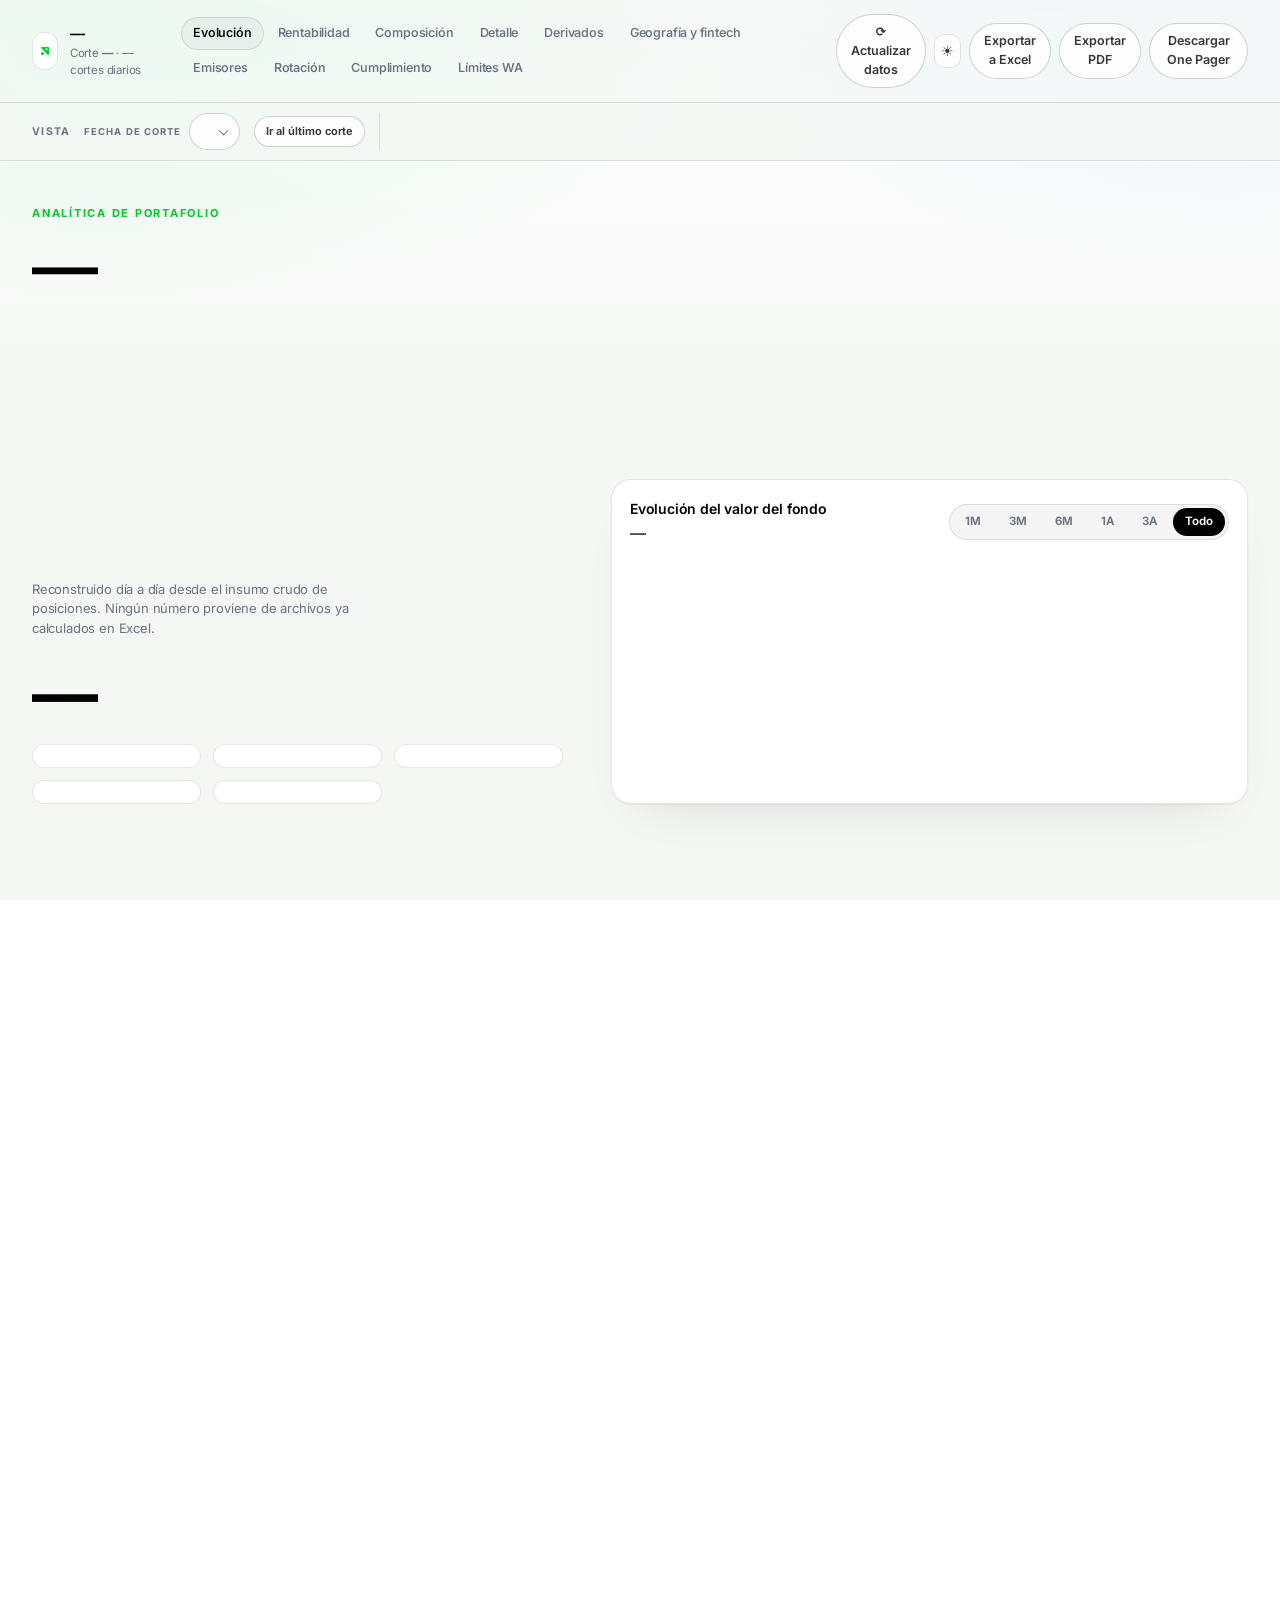
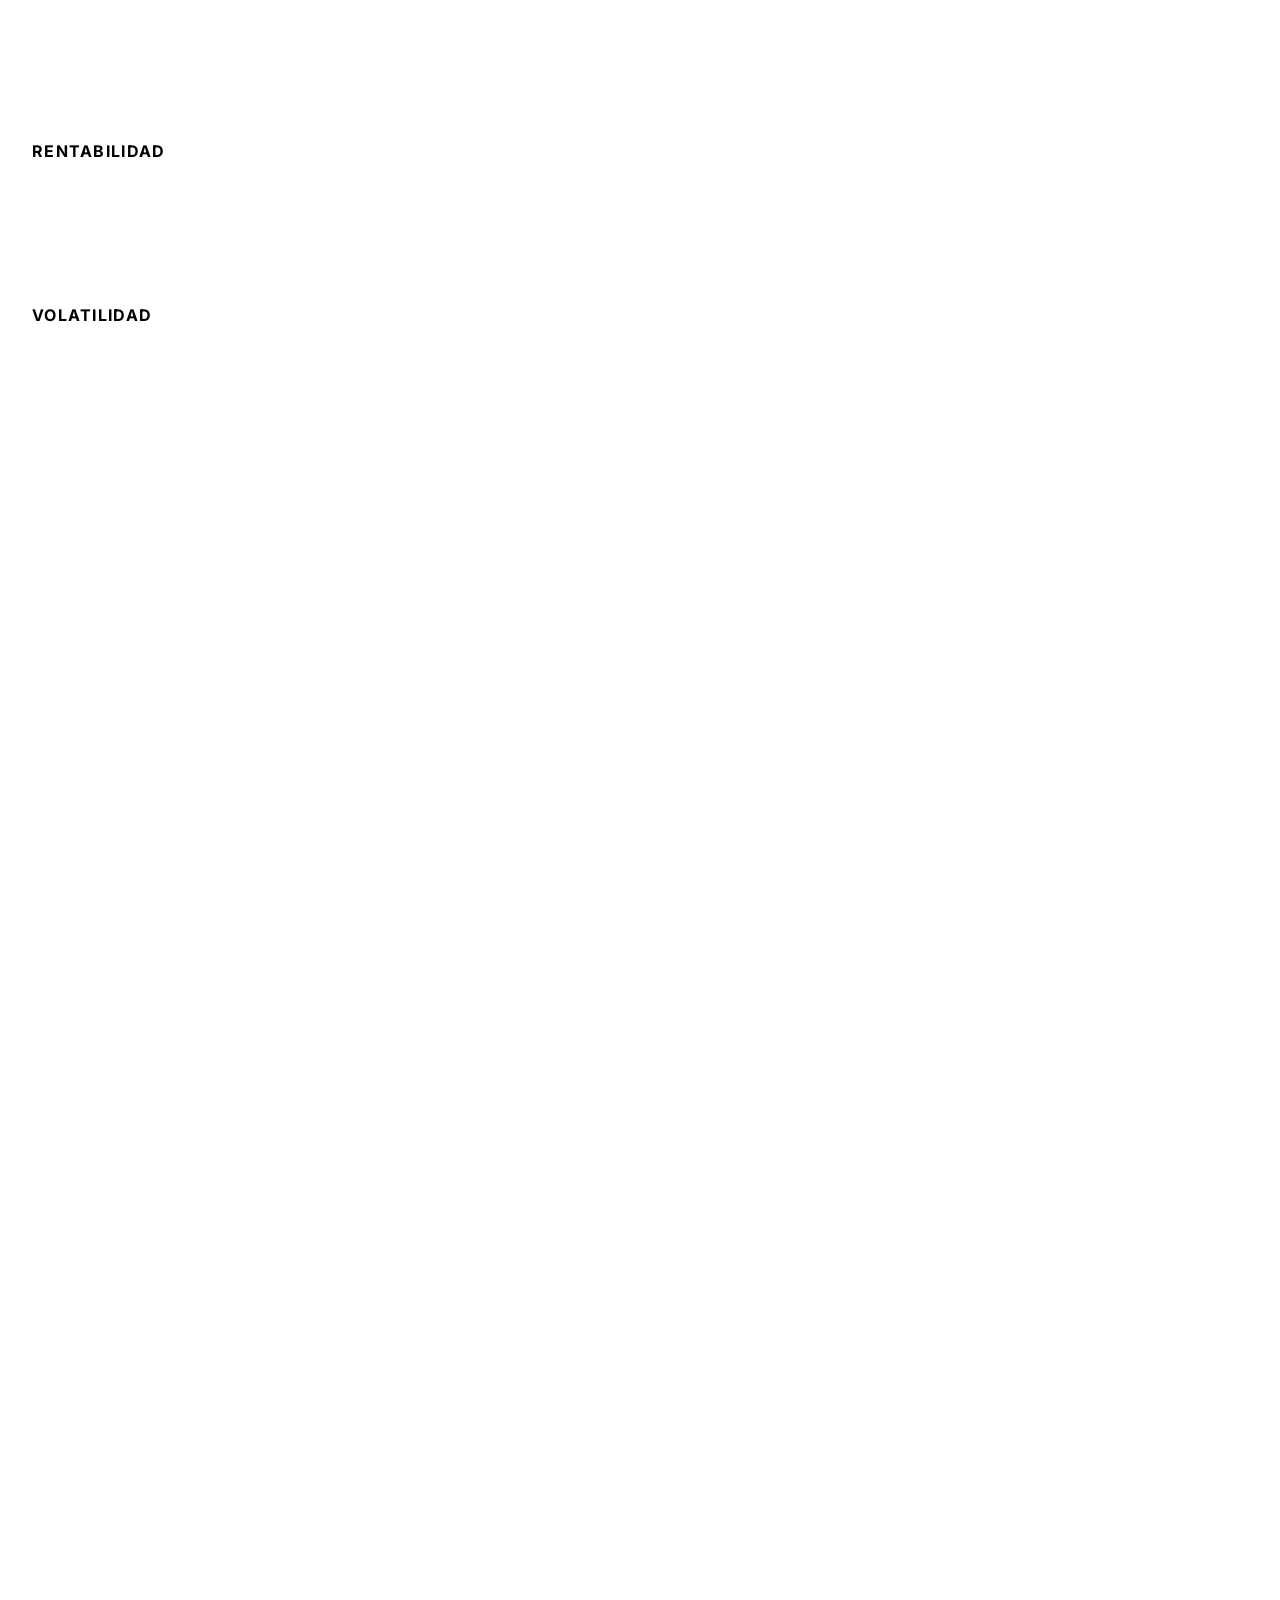
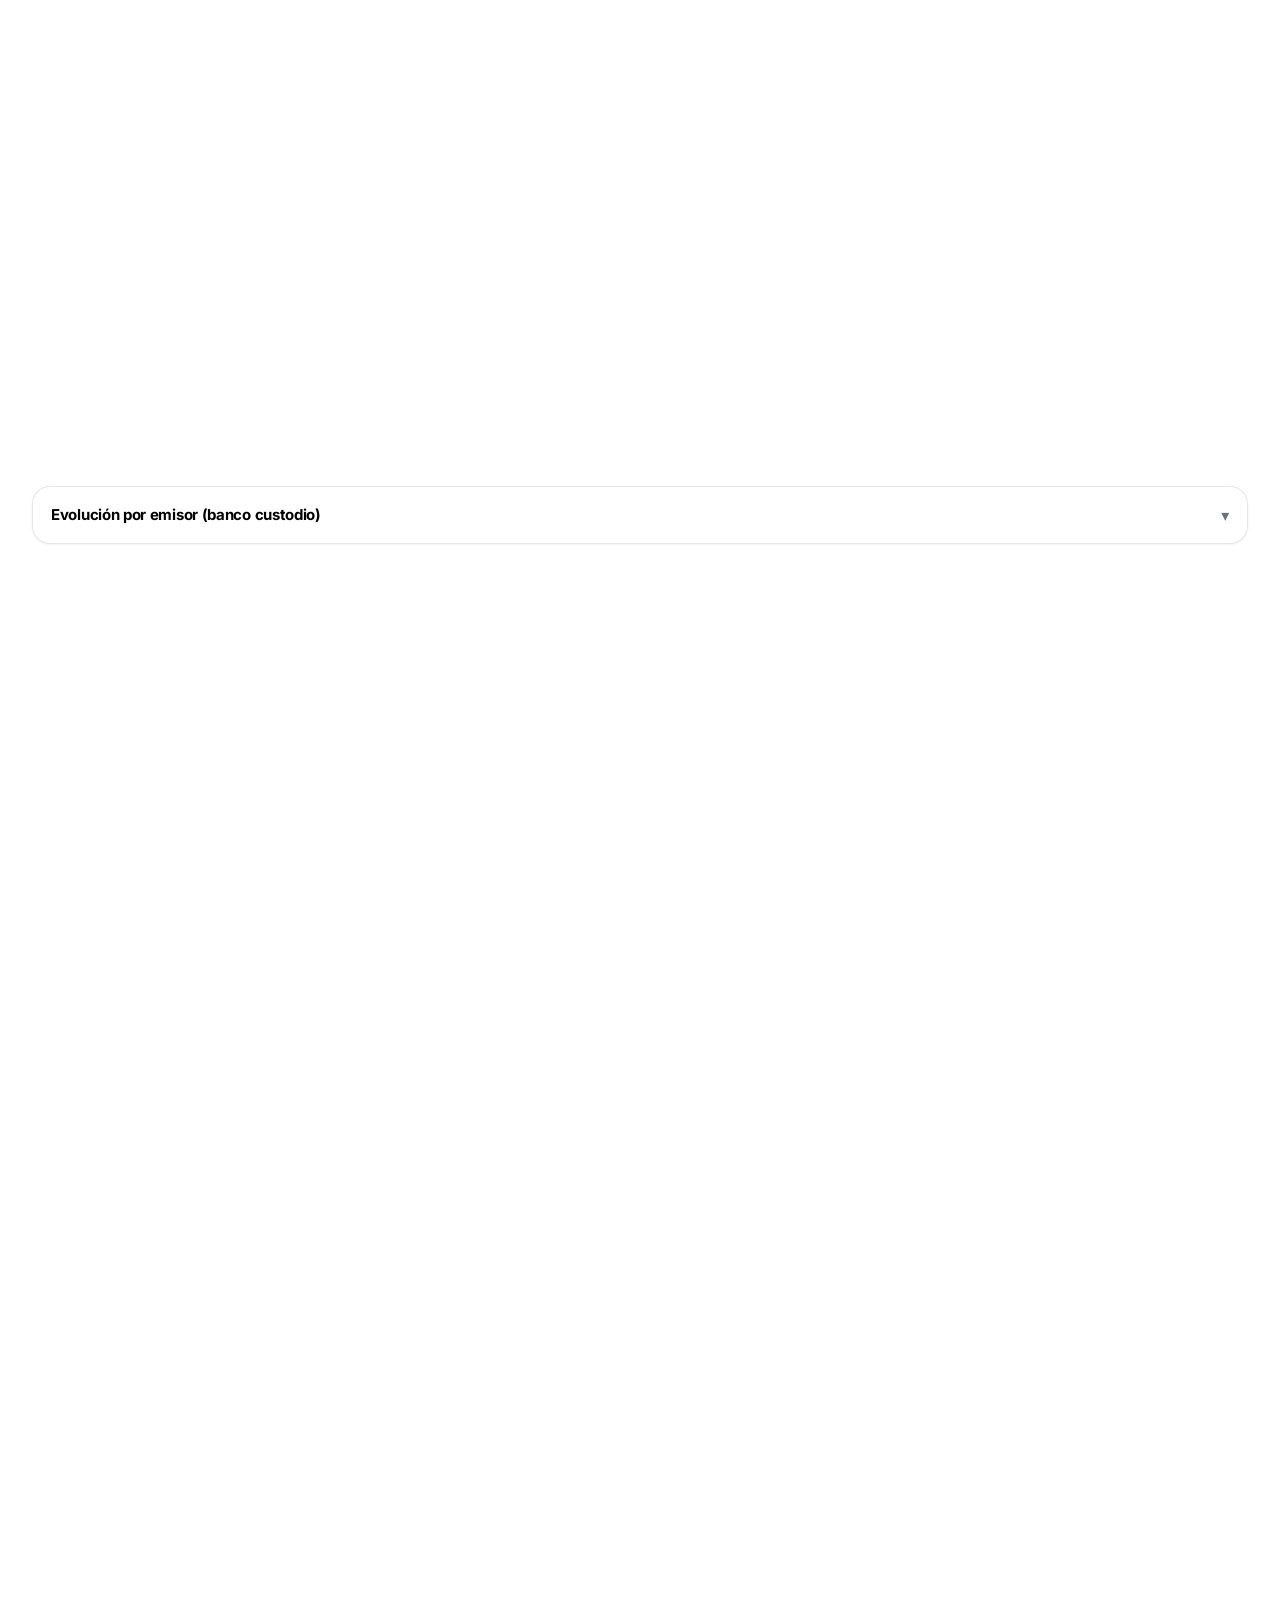
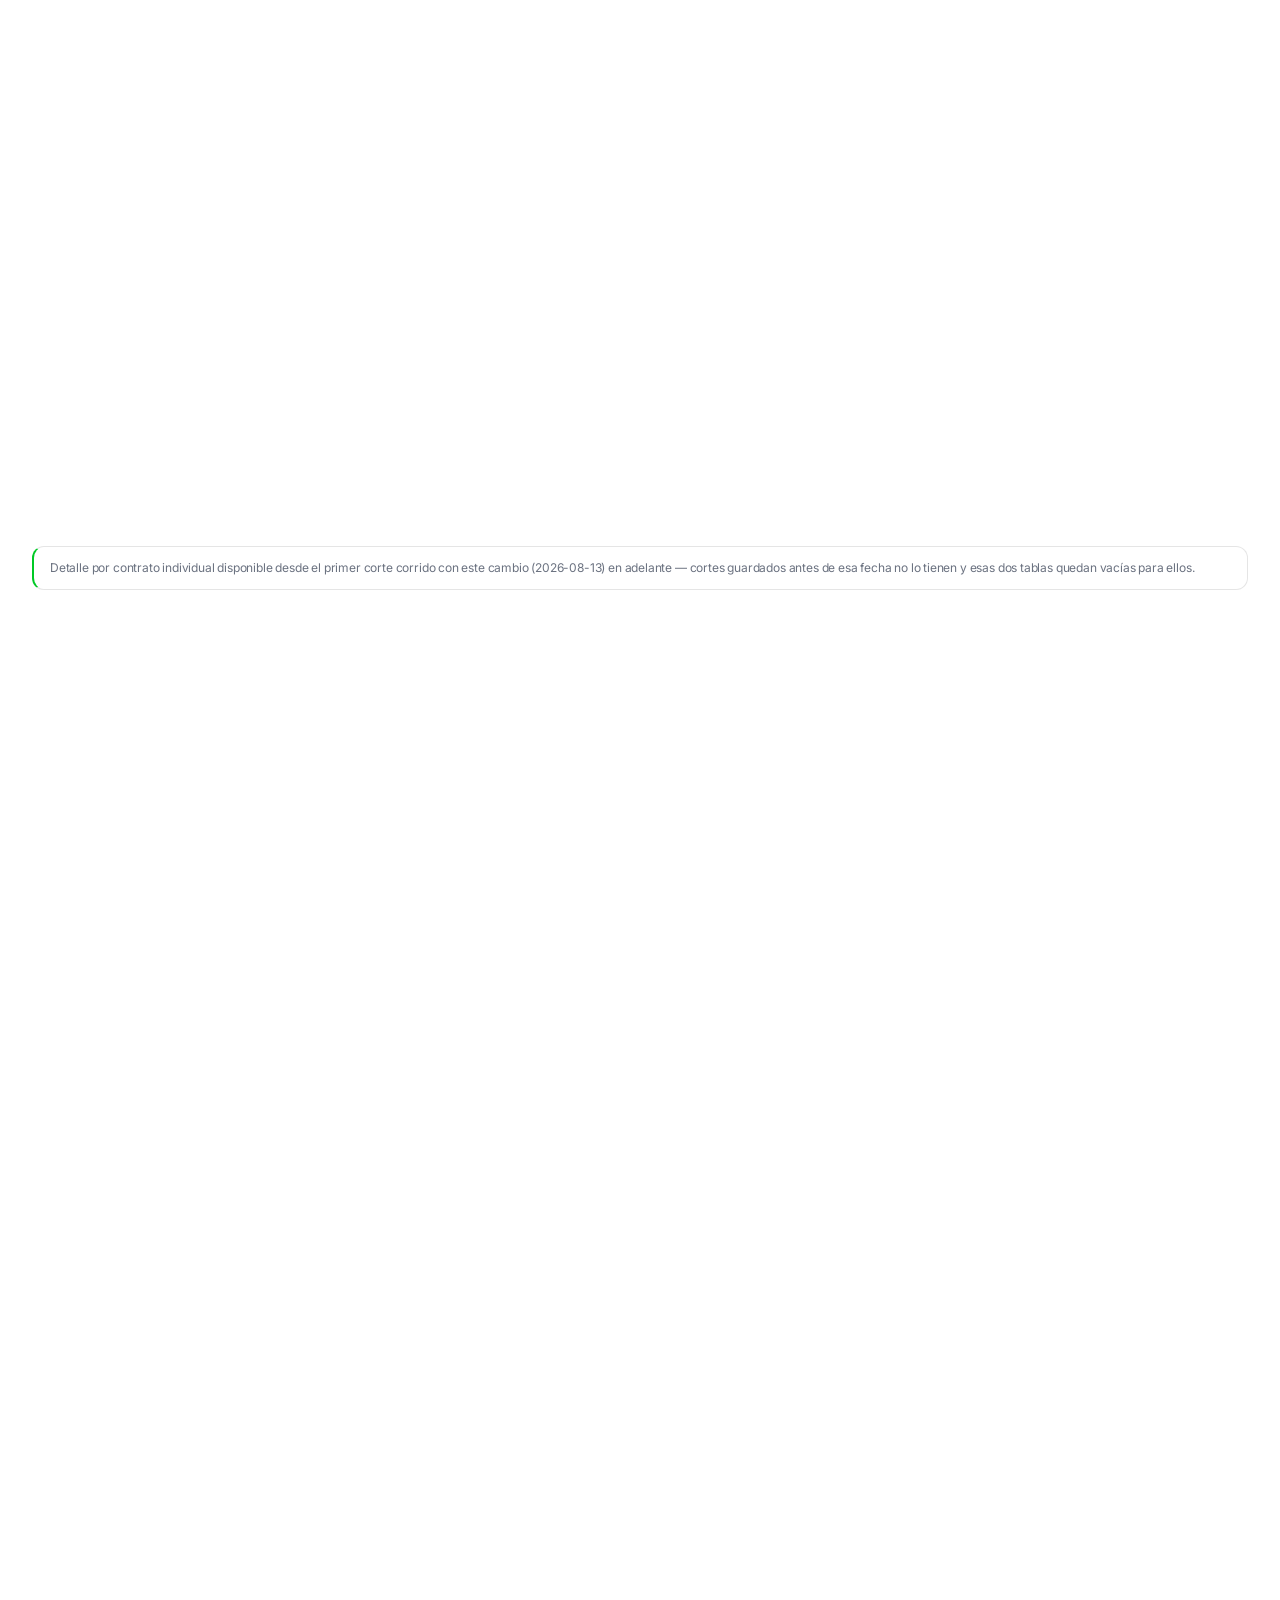
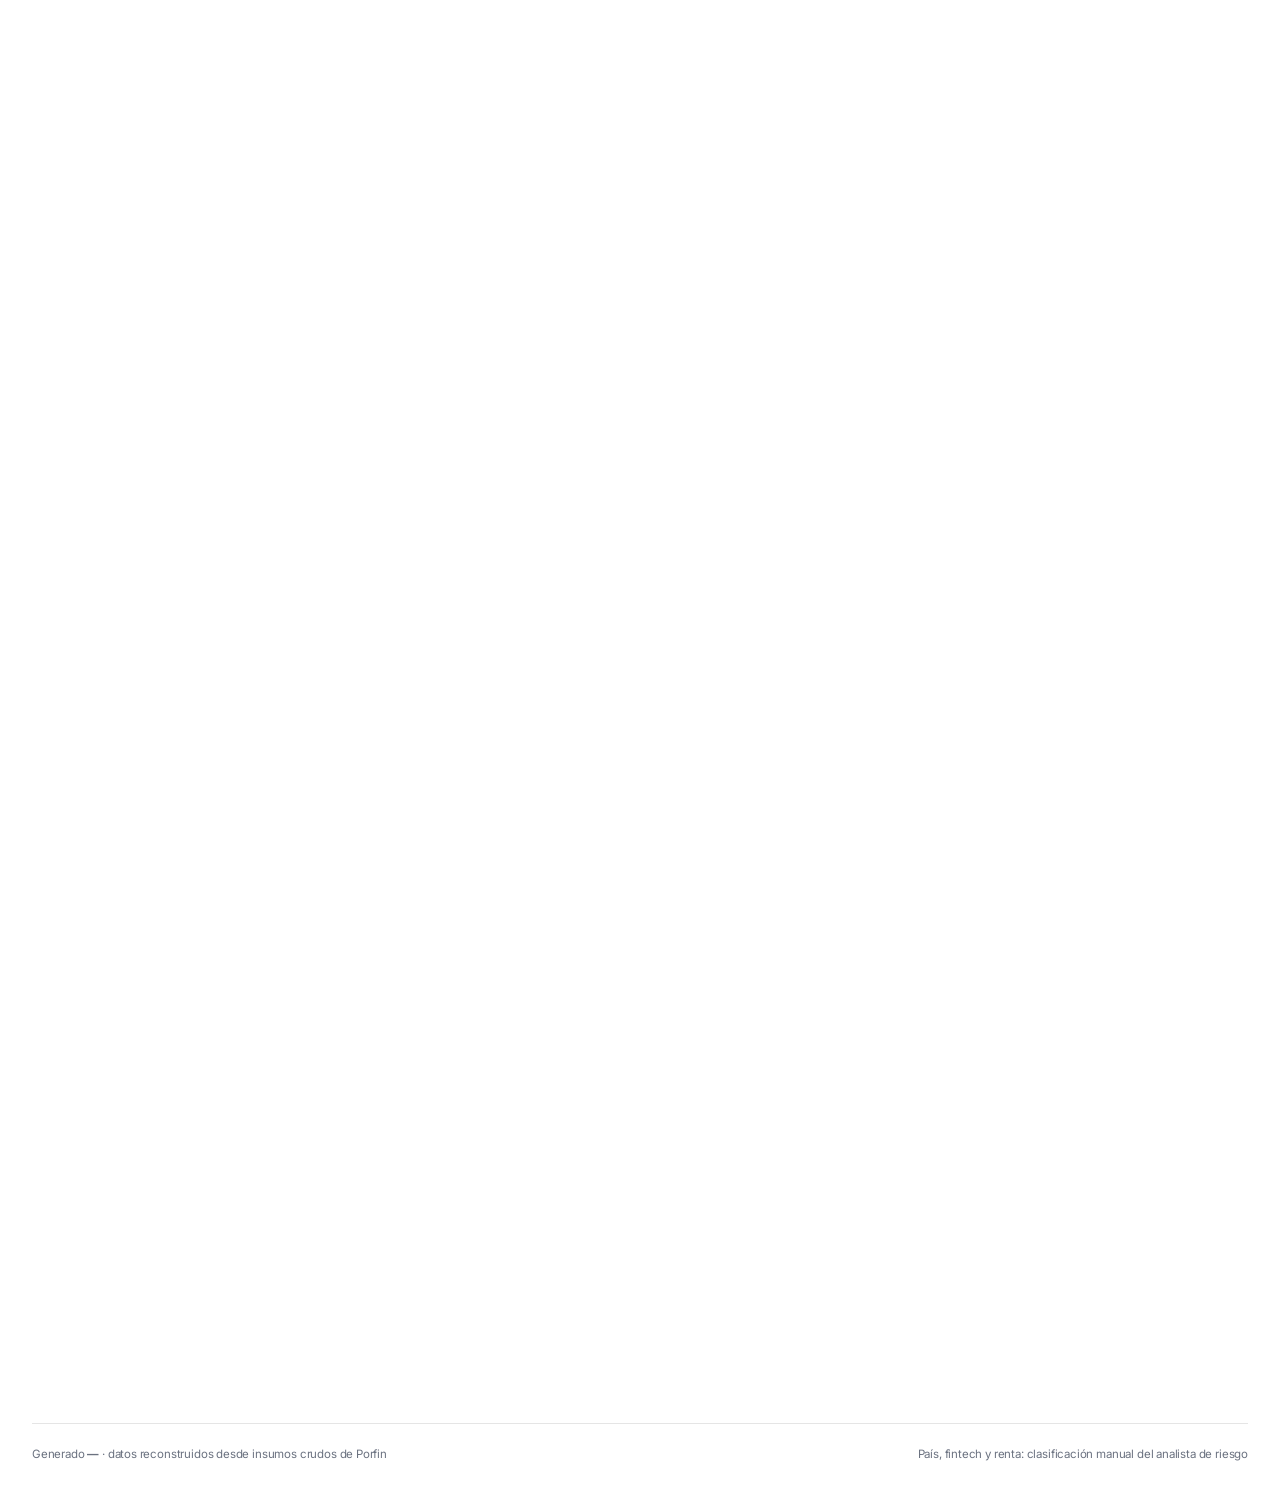
<file: impacto/plantilla.html>
<!doctype html>
<html lang="es" data-theme="light">
<head>
<meta charset="UTF-8">
<meta name="viewport" content="width=device-width, initial-scale=1">
<title>@@NOMBRE_FONDO@@ — Analítica de Portafolio</title>
<meta name="description" content="Analítica de portafolio del @@NOMBRE_FONDO@@: valor del fondo, concentración por emisor, composición y detalle de posiciones.">
<link rel="icon" type="image/png" href="[data-uri]">
<link rel="preconnect" href="https://fonts.googleapis.com">
<link rel="preconnect" href="https://fonts.gstatic.com" crossorigin>
<link href="https://fonts.googleapis.com/css2?family=Inter:wght@400;500;600;700&display=swap" rel="stylesheet">
<style>
:root{
  --bg:#07090b; --bg-2:#0b0e11;
  --surface:rgba(255,255,255,.035); --surface-2:rgba(255,255,255,.06); --surface-3:rgba(255,255,255,.09);
  --ink:#f2f5f4; --ink-2:#a7b0b3; --ink-muted:#6d777c;
  --border:rgba(255,255,255,.08); --border-strong:rgba(255,255,255,.16);
  /* Marca Skandia (verde) alineada 2026-08-24 al mismo verde del tablero
     principal (Controles/General/assets/style.css, tema oscuro) -- antes
     cada dashboard de portafolio tenía su propio verde suelto. */
  --brand:#00e02a; --brand-2:#2bf04a; --brand-dim:rgba(0,201,37,.12);
  /* Paleta categórica (identidad de serie) -- validada con el skill de dataviz
     (node scripts/validate_palette.js, CVD ΔE y contraste OK en ambos temas),
     mismo criterio ya aplicado en Impulso/dashboard/plantilla.html. Antes
     --blue/--violet/--teal eran, en realidad, tres tonos de VERDE
     (#40cb6b/#0a7e2e/#61d012) casi idénticos entre sí y al propio --brand --
     cualquier gráfica que comparara 2-3 emisores/fintechs/contrapartes
     terminaba mostrando verdes indistinguibles (ver también el PAL de abajo). */
  --blue:#3987e5; --orange:#d95926; --teal:#199e70; --yellow:#c98500; --magenta:#d55181; --violet:#9085e9;
  --amber:#f5b544; --rose:#ff6b8a;
  --good:#22c55e; --bad:#f16565;
  --grid:rgba(255,255,255,.06); --axis:rgba(255,255,255,.22);
  --radius:20px; --radius-sm:12px;
  --font:"Inter","Inter Tight",-apple-system,system-ui,"Segoe UI",sans-serif;
  --mono:"JetBrains Mono",ui-monospace,SFMono-Regular,Menlo,monospace;
  --ease:cubic-bezier(.16,1,.3,1);
  --shadow:0 1px 0 rgba(255,255,255,.05) inset, 0 30px 60px -40px rgba(0,0,0,.9);
}
html[data-theme="light"]{
  --bg:#f5f7f5; --bg-2:#ffffff;
  --surface:rgba(255,255,255,.9); --surface-2:rgba(0,0,0,.04); --surface-3:rgba(0,0,0,.07);
  --ink:#000000; --ink-2:#33383a; --ink-muted:#6b7280;
  --border:rgba(0,0,0,.1); --border-strong:rgba(0,0,0,.18);
  --brand:#00c925; --brand-2:#087830; --brand-dim:#e6faec;
  --blue:#2a78d6; --orange:#eb6834; --teal:#1baf7a; --yellow:#eda100; --magenta:#e87ba4; --violet:#4a3aa7;
  --amber:#c9871a; --rose:#d1436a;
  --good:#0ca30c; --bad:#d03b3b;
  --grid:rgba(0,0,0,.08); --axis:rgba(0,0,0,.3);
  --shadow:0 1px 2px rgba(0,0,0,.05), 0 24px 50px -34px rgba(0,0,0,.18);
}
*{box-sizing:border-box}
html{scroll-behavior:smooth}
body{
  margin:0; color:var(--ink); font-family:var(--font); line-height:1.5;
  -webkit-font-smoothing:antialiased; letter-spacing:-.011em;
  background:
    radial-gradient(1100px 600px at 8% -10%, rgba(0,224,90,.13), transparent 65%),
    radial-gradient(900px 500px at 95% -5%, rgba(90,166,255,.10), transparent 62%),
    linear-gradient(180deg,var(--bg-2),var(--bg) 45%);
  background-attachment:fixed; min-height:100vh;
}
::selection{background:var(--brand-dim); color:var(--ink)}
.wrap{max-width:100%;margin:0 auto;padding:0 32px}
.num{font-variant-numeric:tabular-nums;letter-spacing:-.03em}
.up{color:var(--good)} .down{color:var(--bad)}
.actualizar-wrap{position:relative}
.btn-actualizar .ic-actualizar{display:inline-block}
.btn-actualizar.corriendo .ic-actualizar{animation:girar-actualizar 1s linear infinite}
@keyframes girar-actualizar{from{transform:rotate(0deg)}to{transform:rotate(360deg)}}
.btn-actualizar:disabled{cursor:default;opacity:.75}
.actualizar-estado{position:absolute;top:100%;right:0;margin-top:6px;font-size:11.5px;color:var(--ink-muted);
  max-width:280px;text-align:right;line-height:1.4;display:none;z-index:60}
.actualizar-estado.visible{display:block}
.actualizar-estado.ok{color:var(--good)}
.actualizar-estado.error{color:var(--bad)}
.actualizar-log{display:none;position:absolute;top:100%;right:0;margin-top:34px;width:380px;max-width:90vw;max-height:220px;
  overflow-y:auto;background:var(--bg-2);border:1px solid var(--border);border-radius:10px;padding:8px 10px;
  font-family:ui-monospace,Consolas,monospace;font-size:11px;line-height:1.5;color:var(--ink-2);
  text-align:left;white-space:pre-wrap;word-break:break-word;z-index:60}
.actualizar-log.visible{display:block}

/* topbar */
.topbar{position:sticky;top:0;z-index:50;backdrop-filter:saturate(160%) blur(20px);
  background:color-mix(in srgb,var(--bg) 68%,transparent);border-bottom:1px solid var(--border)}
.topbar-in{display:flex;align-items:center;justify-content:space-between;gap:20px;padding:14px 32px;max-width:100%;margin:0 auto}
.brand{display:flex;align-items:center;gap:12px;min-width:0}
.brand-mark{width:38px;height:38px;border-radius:12px;display:grid;place-items:center;overflow:hidden;
  background:var(--surface);border:1px solid var(--border)}
.brand-mark img{width:100%;height:100%;object-fit:contain;padding:4px}
.brand h1{font-size:15px;margin:0;font-weight:600;white-space:nowrap;overflow:hidden;text-overflow:ellipsis}
.brand p{margin:0;font-size:11.5px;color:var(--ink-muted)}
.topnav{display:flex;gap:2px;flex-wrap:wrap}
.topnav a{font-size:12.5px;font-weight:550;color:var(--ink-muted);text-decoration:none;padding:7px 12px;border-radius:999px;transition:.2s}
.topnav a:hover{color:var(--ink);background:var(--surface-2)}
.topnav a.on{color:var(--ink);background:var(--surface-2);box-shadow:inset 0 0 0 1px var(--border)}
.actions{display:flex;gap:8px;align-items:center}
.icon-btn{width:34px;height:34px;display:grid;place-items:center;border-radius:10px;cursor:pointer;
  border:1px solid var(--border);background:var(--surface);color:var(--ink-2);font-size:14px;transition:.2s var(--ease)}
.icon-btn:hover{color:var(--ink);background:var(--surface-2);transform:translateY(-1px)}
.ghost-btn{font:inherit;font-size:12.5px;font-weight:600;padding:8px 14px;border-radius:999px;cursor:pointer;
  border:1px solid var(--border-strong);background:var(--surface);color:var(--ink-2);transition:.2s var(--ease)}
.ghost-btn:hover{color:var(--ink);background:var(--surface-2)}
:focus-visible{outline:2px solid var(--brand);outline-offset:2px}

/* hero */
.hero{padding:44px 0 26px;display:grid;grid-template-columns:1fr 1.2fr;gap:48px;align-items:end}
.eyebrow{font-size:11px;text-transform:uppercase;letter-spacing:.16em;color:var(--brand);font-weight:700;margin:0 0 10px}
.hero h2{font-size:clamp(44px,5.5vw,66px);line-height:1.06;margin:0 0 6px;font-weight:600;letter-spacing:-.035em}
.hero .sub{color:var(--ink-muted);font-size:13px;margin:0 0 22px;max-width:46ch}
.big-value{font-size:clamp(44px,5.5vw,66px);font-weight:700;letter-spacing:-.04em;line-height:1;
  background:linear-gradient(160deg,var(--ink),color-mix(in srgb,var(--ink) 50%,var(--brand)));
  -webkit-background-clip:text;background-clip:text;color:transparent}
.deltas{display:grid;grid-template-columns:repeat(auto-fit, minmax(140px, 1fr));gap:12px;margin-top:18px}
.chip-delta{display:flex;flex-direction:column;gap:4px;padding:11px 15px;border-radius:14px;
  background:var(--surface);border:1px solid var(--border);font-size:13px;font-weight:650;transition:.2s}
.chip-delta:hover{border-color:var(--border-strong);background:var(--surface-2)}
.chip-delta span{font-size:10px;font-weight:600;letter-spacing:.09em;text-transform:uppercase;color:var(--ink-muted)}
.chip-delta .val{font-size:16px;font-weight:700;color:var(--brand)}
.hero-chart{background:var(--surface);border:1px solid var(--border);border-radius:var(--radius);padding:18px 18px 8px;box-shadow:var(--shadow)}
.hero-chart{position:relative}
.btn-copiar-img{position:absolute;top:14px;right:14px;width:30px;height:30px;border-radius:8px;
  border:1px solid var(--border);background:var(--surface-2);color:var(--ink-muted);cursor:pointer;
  font-size:15px;line-height:1;opacity:0;transition:.2s;z-index:5}
article.card:hover .btn-copiar-img,.hero-chart:hover .btn-copiar-img{opacity:1}
.btn-copiar-img:hover{color:var(--ink);background:var(--surface);transform:translateY(-1px)}
.btn-copiar-img:disabled{opacity:1;cursor:default}
.menu-copia-img{position:absolute;top:48px;right:14px;z-index:6;display:flex;flex-direction:column;gap:2px;
  background:var(--bg-2);border:1px solid var(--border);border-radius:10px;padding:6px;box-shadow:var(--shadow);
  min-width:200px}
.menu-copia-img button{font:inherit;font-size:12.5px;text-align:left;padding:7px 10px;border:0;border-radius:7px;
  background:transparent;color:var(--ink);cursor:pointer}
.menu-copia-img button:hover{background:var(--surface-2)}

/* cards / grid */
section{scroll-margin-top:86px}
.sec-head{display:flex;align-items:baseline;justify-content:space-between;gap:16px;flex-wrap:wrap;margin:56px 0 24px}
.sec-head h3{font-size:22px;margin:0;font-weight:700;letter-spacing:-.025em}
.sec-head p{margin:4px 0 0;font-size:12.5px;color:var(--ink-muted);max-width:80ch}
.grid{display:grid;gap:18px}
.g-4{grid-template-columns:repeat(4,1fr)}
.g-3{grid-template-columns:repeat(3,1fr)}
.g-2{grid-template-columns:repeat(2,1fr)}
.g-62{grid-template-columns:1.55fr 1fr;align-items:start}
.g-26{grid-template-columns:1fr 1.55fr;align-items:start}
.card{background:var(--surface);border:1px solid var(--border);border-radius:18px;padding:24px;
  box-shadow:var(--shadow);position:relative;overflow:hidden;transition:all .3s var(--ease)}
.card:hover{border-color:var(--border-strong);transform:translateY(-2px);box-shadow:0 1px 0 rgba(255,255,255,.05) inset, 0 40px 80px -50px rgba(0,0,0,.95)}
.card:has(> .mapa-wrap){padding:0;overflow:visible}
.card:has(> .mapa-wrap) .mapa-wrap{width:100%;height:100%;min-height:600px}
.card:has(> .mapa-wrap) .mapa-legend{padding:20px 24px 0}
.card:has(> .mapa-wrap) .note{padding:0 24px 24px}
.card h4{margin:0 0 6px;font-size:15px;font-weight:700;letter-spacing:-.02em}
.card .hint{margin:0 0 16px;font-size:12px;color:var(--ink-muted);line-height:1.5}
.stat{display:flex;flex-direction:column;gap:8px;padding:24px;background:linear-gradient(135deg,var(--surface) 0%,color-mix(in srgb,var(--surface) 50%,var(--brand-dim)));border:1px solid var(--border);border-radius:18px;position:relative;overflow:hidden}
.stat::before{content:"";position:absolute;top:0;right:0;width:120px;height:120px;background:radial-gradient(circle, var(--brand-dim), transparent);opacity:.5;border-radius:50%;transform:translate(30%, -30%)}
.stat .lbl{font-size:11px;letter-spacing:.1em;text-transform:uppercase;color:var(--ink-muted);font-weight:700}
.stat .val{font-size:32px;font-weight:700;letter-spacing:-.035em;line-height:1;position:relative;z-index:1}
.stat .foot{font-size:11.5px;color:var(--ink-muted)}
.stat::after{content:"";position:absolute;left:0;top:0;height:100%;width:2px;background:linear-gradient(180deg,var(--brand),transparent)}
.stat.acc-amber{background:linear-gradient(135deg,var(--surface) 0%,color-mix(in srgb,var(--surface) 50%,color-mix(in srgb,var(--amber) 16%,transparent)))}
.stat.acc-amber::before{background:radial-gradient(circle, color-mix(in srgb,var(--amber) 22%,transparent), transparent)}
.stat.acc-amber::after{background:linear-gradient(180deg,var(--amber),transparent)}
.pill{display:inline-flex;align-items:center;gap:5px;font-size:11px;font-weight:650;padding:3px 9px;border-radius:999px;white-space:nowrap;
  background:var(--surface-2);color:var(--ink-2);border:1px solid var(--border)}
.pill.good{color:var(--good);background:color-mix(in srgb,var(--good) 12%,transparent);border-color:color-mix(in srgb,var(--good) 26%,transparent)}
.pill.bad{color:var(--bad);background:color-mix(in srgb,var(--bad) 12%,transparent);border-color:color-mix(in srgb,var(--bad) 26%,transparent)}
.pill.warn{color:var(--amber);background:color-mix(in srgb,var(--amber) 12%,transparent);border-color:color-mix(in srgb,var(--amber) 26%,transparent)}
.range-chips{display:flex;gap:4px;background:var(--surface-2);padding:3px;border-radius:999px;border:1px solid var(--border)}
.range-chips button{font:inherit;font-size:11.5px;font-weight:650;border:0;background:transparent;color:var(--ink-muted);
  padding:5px 12px;border-radius:999px;cursor:pointer;transition:.2s}
.range-chips button.on{background:var(--ink);color:var(--bg);}
.range-chips button:hover:not(.on){color:var(--ink)}
.rango-personalizado-pop{display:flex;align-items:flex-end;gap:10px;flex-wrap:wrap;margin-top:8px;padding:10px 12px;
  background:var(--surface-2);border:1px solid var(--border);border-radius:10px}
.rango-personalizado-pop label{display:flex;flex-direction:column;gap:3px;font-size:10px;font-weight:700;
  letter-spacing:.06em;text-transform:uppercase;color:var(--ink-muted)}
.rango-personalizado-pop input[type=date]{font:inherit;font-size:12.5px;border:1px solid var(--border-strong);
  background:var(--surface);color:var(--ink);border-radius:7px;padding:5px 8px}
.rango-personalizado-pop button{font:inherit;font-size:11.5px;font-weight:650;border:0;border-radius:999px;
  padding:7px 14px;cursor:pointer;background:var(--brand);color:#03170a}

/* charts */
.chart-host{width:100%;position:relative;min-height:240px}
.chart-host svg{display:block;width:100%;height:auto;overflow:visible;filter:drop-shadow(0 2px 8px rgba(0,0,0,.08))}
.chart-line{fill:none;stroke-width:2;stroke-linejoin:round;stroke-linecap:round}
.gridline{stroke:var(--grid);stroke-width:1}
.axis-txt{fill:var(--ink-muted);font-size:10.5px;font-family:var(--font)}
.crosshair{stroke:var(--axis);stroke-width:1;stroke-dasharray:3 4}
.tip{position:fixed;z-index:99;pointer-events:none;display:none;padding:10px 12px;border-radius:12px;font-size:12px;line-height:1.65;
  background:color-mix(in srgb,var(--bg-2) 88%,transparent);backdrop-filter:blur(16px);
  border:1px solid var(--border-strong);box-shadow:0 24px 50px -22px rgba(0,0,0,.8);white-space:nowrap}
.tip b{font-weight:650}
.legend{display:flex;gap:16px;flex-wrap:wrap;font-size:11.5px;color:var(--ink-2);margin-top:12px}
.legend .it{display:flex;align-items:center;gap:6px;cursor:pointer;user-select:none;padding:2px 4px;border-radius:6px;transition:.15s}
.legend .it:hover{background:var(--surface-2)}
.legend .it-apagado{opacity:.35;text-decoration:line-through}
.sw{width:9px;height:9px;border-radius:3px}

/* bars */
.bars{display:flex;flex-direction:column;gap:12px}
.bar-row{display:grid;grid-template-columns:1fr auto;gap:6px 12px;align-items:center}
.bar-row .k{font-size:12.5px;color:var(--ink-2);font-weight:600;overflow:hidden;text-overflow:ellipsis;white-space:nowrap}
.bar-row .v{font-size:12px;color:var(--ink-muted);font-variant-numeric:tabular-nums;font-weight:550}
.bar-track{grid-column:1/-1;height:7px;border-radius:999px;background:var(--surface-2);overflow:hidden;box-shadow:inset 0 1px 2px rgba(0,0,0,.2)}
.bar-fill{display:block;height:100%;border-radius:999px;transition:width .8s var(--ease);background:linear-gradient(90deg, var(--brand), var(--brand-2))}

/* donut legend */
.donut-wrap{display:flex;align-items:center;gap:28px;flex-wrap:wrap}
.donut-svg{flex:0 0 240px}
.donut-list{flex:1;min-width:220px;display:flex;flex-direction:column;gap:12px;max-height:380px;overflow-y:auto;padding-right:8px}
.donut-item{display:flex;align-items:center;gap:10px;font-size:13px;padding:8px;border-radius:10px;transition:.2s;cursor:pointer}
.donut-item:hover{background:var(--surface-2)}
.donut-item .dot{width:12px;height:12px;border-radius:3px;flex-shrink:0}
.donut-item .k{flex:1;color:var(--ink-2);overflow:hidden;text-overflow:ellipsis;white-space:nowrap;font-weight:550}
.donut-item .p{font-weight:700;font-variant-numeric:tabular-nums;color:var(--ink);min-width:50px;text-align:right}
.donut-mini .donut-wrap{flex-wrap:wrap;justify-content:center;gap:14px}
.donut-mini .donut-list{min-width:0;flex:1 1 100%;max-height:none}
.calce-bar{position:relative;width:88px;height:8px;border-radius:5px;background:color-mix(in srgb, var(--ink-2) 18%, transparent);margin:0 auto 2px}
.calce-fill{position:absolute;left:0;top:0;height:100%;border-radius:5px}
.calce-mark{position:absolute;top:-2px;width:2px;height:12px;background:var(--ink-2);opacity:.55;left:66.7%}
.calce-label{display:block;text-align:center;font-size:11px;color:var(--ink-2)}
.ficha-btn{border:1px solid var(--line);background:transparent;color:var(--ink-2);border-radius:6px;width:26px;height:26px;cursor:pointer;font-size:13px;line-height:1;transition:transform .15s}
.ficha-btn:hover{color:var(--brand);border-color:var(--brand)}
.ficha-btn.on{transform:rotate(45deg);color:var(--brand);border-color:var(--brand)}
.fila-ficha{display:none}
.fila-ficha.on{display:table-row}
.ficha-box{display:grid;grid-template-columns:repeat(auto-fit,minmax(150px,1fr));gap:10px 20px;padding:12px 6px}
.ficha-box .fi{display:flex;flex-direction:column;gap:2px}
.ficha-box .fi b{font-size:11px;text-transform:uppercase;letter-spacing:.06em;color:var(--ink-2);font-weight:700}
.ficha-box .fi span{font-size:13px;font-weight:600}
.ficha-spark{grid-column:1/-1}
.ficha-spark svg{width:100%;height:60px;display:block}

/* table */
.tbl-tools{display:flex;gap:8px;align-items:center;flex-wrap:wrap}
.search{font:inherit;font-size:12.5px;border:1px solid var(--border-strong);background:var(--surface-2);color:var(--ink);
  border-radius:999px;padding:8px 15px;min-width:250px}
.search::placeholder{color:var(--ink-muted)}
.search:focus{outline:none;border-color:var(--brand);box-shadow:0 0 0 3px var(--brand-dim)}
.tbl-scroll{overflow:auto;max-height:460px;margin-top:14px;border-radius:var(--radius-sm)}
table{width:100%;border-collapse:collapse;font-size:12.5px}
thead th{position:sticky;top:0;z-index:1;background:color-mix(in srgb,var(--bg-2) 94%,transparent);backdrop-filter:blur(8px);
  font-size:10.5px;letter-spacing:.08em;text-transform:uppercase;color:var(--ink-muted);font-weight:700;text-align:right;padding:10px 12px;
  border-bottom:1px solid var(--border)}
tbody td{padding:11px 12px;text-align:right;border-bottom:1px solid var(--border);font-variant-numeric:tabular-nums;color:var(--ink-2)}
tbody tr:hover td{background:var(--surface-2);color:var(--ink)}
th:first-child,td:first-child{text-align:left}
td.strong{color:var(--ink);font-weight:600}
.tag{display:inline-block;font-size:10.5px;font-weight:650;padding:2px 8px;border-radius:999px;background:var(--surface-2);border:1px solid var(--border);color:var(--ink-2)}
.mini-bar{display:inline-block;vertical-align:middle;width:70px;height:6px;border-radius:999px;background:var(--surface-2);overflow:hidden;margin-right:8px}
.mini-bar i{display:block;height:100%;border-radius:999px;background:var(--brand)}
.spark-mini{display:inline-block;vertical-align:middle;width:60px;height:22px;overflow:visible}
.spark-mini path{fill:none;stroke-width:1.6}
.hide{display:none !important}

/* heatmap */
.heat{display:grid;gap:4px;font-size:10.5px;overflow-x:auto}
.heat-cell{aspect-ratio:1.9;border-radius:7px;display:grid;place-items:center;font-weight:650;font-variant-numeric:tabular-nums;
  color:var(--ink);cursor:default;transition:transform .18s var(--ease)}
.heat-cell:hover{transform:scale(1.06)}
.heat-lbl{display:grid;place-items:center;color:var(--ink-muted);font-weight:650}

/* timeline */
.tl{display:flex;flex-direction:column;gap:0;max-height:380px;overflow:auto;padding-right:6px}
.tl-item{display:grid;grid-template-columns:74px 22px 1fr;gap:10px;align-items:start;padding:9px 0}
.tl-date{font-size:11.5px;color:var(--ink-muted);font-variant-numeric:tabular-nums;padding-top:2px}
.tl-dot{position:relative;display:grid;place-items:center;height:100%}
.tl-dot i{width:9px;height:9px;border-radius:50%;margin-top:5px;z-index:1}
.tl-dot::before{content:"";position:absolute;top:0;bottom:-9px;width:1px;background:var(--border)}
.tl-body{font-size:12.5px;color:var(--ink-2)}
.tl-body b{color:var(--ink);font-weight:600}

.note{font-size:12px;color:var(--ink-muted);background:var(--surface);border:1px solid var(--border);
  border-left:2px solid var(--brand);border-radius:var(--radius-sm);padding:12px 16px;margin-top:12px}
footer{margin:64px 0 40px;padding-top:22px;border-top:1px solid var(--border);font-size:11.5px;color:var(--ink-muted);
  display:flex;justify-content:space-between;gap:16px;flex-wrap:wrap}

/* colapsables (Sesión EMIS / Fintechs sin datos) */
.card-colapsable{padding:16px 18px}
.card-colapsable summary{cursor:pointer;list-style:none;display:flex;align-items:center;justify-content:space-between;gap:10px}
.card-colapsable summary::-webkit-details-marker{display:none}
.card-colapsable summary h4{margin:0}
.resumen-flecha{color:var(--ink-muted);transition:transform .2s var(--ease)}
.card-colapsable[open] .resumen-flecha{transform:rotate(180deg)}
.card-colapsable[open] summary{margin-bottom:12px}

/* mini stat tiles (perfil de empresa EMIS) */
.mini-tile{background:var(--surface-2);border:1px solid var(--border);border-radius:10px;padding:9px 11px}
.mini-tile .lbl{display:block;font-size:9.5px;text-transform:uppercase;letter-spacing:.08em;color:var(--ink-muted);font-weight:650;margin-bottom:3px}
.mini-tile .val{font-size:13px;font-weight:650}
.mini-tile .val.good{color:var(--good)} .mini-tile .val.bad{color:var(--bad)}

/* ratio cards (EMIS) */
.ratios-grupo-titulo{font-size:10.5px;font-weight:700;letter-spacing:.08em;text-transform:uppercase;color:var(--ink-muted);margin:14px 0 8px}
.ratios-grupo-titulo:first-child{margin-top:0}
.ratios-grid{display:grid;grid-template-columns:repeat(auto-fill,minmax(210px,1fr));gap:12px}
.ratio-card{background:var(--surface-2);border:1px solid var(--border);border-radius:var(--radius-sm);padding:12px 14px}
.ratio-card-nombre{font-size:11px;color:var(--ink-muted);font-weight:650}
.ratio-card-valor{font-size:20px;font-weight:650;letter-spacing:-.02em;margin:4px 0 8px}
.ratio-peer-track{height:6px;border-radius:999px;background:var(--surface-3);position:relative}
.ratio-peer-dot{position:absolute;top:50%;width:10px;height:10px;border-radius:50%;background:var(--brand);transform:translate(-50%,-50%);box-shadow:0 0 0 3px var(--brand-dim)}
.ratio-peer-minmax{display:flex;justify-content:space-between;font-size:10.5px;color:var(--ink-muted);margin-top:5px}

/* comparativo vs. competidores (EMIS) */
.comparativo-grid{display:grid;grid-template-columns:repeat(auto-fill,minmax(230px,1fr));gap:12px}
.comparativo-card{background:var(--surface-2);border:1px solid var(--border);border-radius:var(--radius-sm);padding:11px 13px}
.comparativo-card h5{margin:0 0 8px;font-size:12px;font-weight:650;color:var(--ink-2)}
.comparativo-fila{display:grid;grid-template-columns:1fr auto;gap:2px 8px;font-size:11.5px;padding:4px 0;align-items:center;color:var(--ink-2)}
.comparativo-fila.propia{color:var(--ink);font-weight:700}
.comparativo-fila .valor{font-variant-numeric:tabular-nums}
.comparativo-barra-track{grid-column:1/-1;height:6px;border-radius:999px;background:var(--surface-3);overflow:hidden}
.comparativo-barra-fill{display:block;height:100%;border-radius:999px;background:var(--brand)}
.comparativo-fila.propia .comparativo-barra-fill{background:var(--blue)}

/* mapa de burbujas por país */
.mapa-wrap{position:relative;width:100%;min-height:500px;background:
  radial-gradient(120% 90% at 30% 15%,color-mix(in srgb,var(--blue) 9%,transparent),transparent 60%),
  linear-gradient(180deg,color-mix(in srgb,var(--brand) 5%,var(--bg-2)),var(--bg-2) 70%);
  border-radius:14px;border:1px solid var(--border);padding:0;overflow:visible}
.mapa-wrap svg{display:block;width:100% !important;height:auto;min-height:500px}
/* silueta de continente: capa de contexto geográfico real (Natural Earth
   110m, simplificada) detrás de las burbujas -- antes esta zona era una
   retícula abstracta sin ninguna referencia de dónde queda cada país. */
.mapa-tierra{fill:color-mix(in srgb, var(--ink) 6%, transparent);stroke:color-mix(in srgb, var(--ink) 14%, transparent);stroke-width:1;stroke-linejoin:round}
.mapa-graticula{stroke:color-mix(in srgb, var(--ink) 9%, transparent);stroke-width:1;stroke-dasharray:2 4}
.mapa-burbuja{cursor:pointer;transition:opacity .2s,stroke-width .2s,transform .2s var(--ease);transform-box:fill-box;transform-origin:center}
.mapa-burbuja:hover,.mapa-burbuja:focus-visible,.mapa-burbuja.activa{opacity:.92;stroke-width:2.5;transform:scale(1.05)}
.mapa-burbuja:focus-visible{outline:2px solid var(--ink);outline-offset:2px}
/* halo detrás del texto (paint-order) para que la etiqueta siga siendo
   legible aunque caiga sobre la retícula o el borde de otra burbuja */
.mapa-etiqueta,.mapa-etiqueta-sub{paint-order:stroke;stroke:var(--bg-2);stroke-width:3px;stroke-linejoin:round}
.mapa-etiqueta{fill:var(--ink);font-size:11px;font-family:var(--font);font-weight:700}
.mapa-etiqueta-sub{fill:var(--ink-2);font-size:9.5px;font-family:var(--font)}
.mapa-legend{display:flex;align-items:center;gap:14px;margin-top:14px;flex-wrap:wrap}
.mapa-legend-scale{flex:0 0 auto;display:flex;flex-direction:column;gap:4px}
.mapa-legend-bar{width:150px;height:10px;border-radius:999px;border:1px solid var(--border)}
.mapa-legend-ticks{display:flex;justify-content:space-between;font-size:9.5px;color:var(--ink-muted);font-variant-numeric:tabular-nums}
.mapa-legend-label{font-size:11.5px;color:var(--ink-2);max-width:420px}

/* panel de ranking por país, al lado del mapa */
.pais-rank{display:flex;flex-direction:column;gap:2px;max-height:560px;overflow-y:auto;padding-right:4px}
.pais-rank-row{display:grid;grid-template-columns:20px 1fr auto;gap:4px 10px;align-items:center;padding:9px 8px;border-radius:10px;cursor:pointer;transition:.16s}
.pais-rank-row:hover,.pais-rank-row.activa{background:var(--surface-2)}
.pais-rank-row.activa{box-shadow:inset 0 0 0 1px var(--border-strong)}
.pais-rank-pos{font-size:10.5px;font-weight:700;color:var(--ink-muted);text-align:center}
.pais-rank-nom{font-size:12.5px;font-weight:650;color:var(--ink);display:flex;align-items:center;gap:6px}
.pais-rank-nom .fl{font-size:14px}
.pais-rank-track{grid-column:2/-1;height:6px;border-radius:999px;background:var(--surface-2);overflow:hidden;box-shadow:inset 0 1px 2px rgba(0,0,0,.15)}
.pais-rank-fill{display:block;height:100%;border-radius:999px}
.pais-rank-cifras{display:flex;align-items:center;gap:8px;font-size:11.5px;color:var(--ink-muted);font-variant-numeric:tabular-nums;white-space:nowrap}
.pais-rank-cifras b{color:var(--ink);font-weight:650}
.pais-rank-spark{width:52px;height:20px;flex:none;overflow:visible}
.pais-rank-spark path{fill:none;stroke-width:1.6}
.pais-rank-delta{font-weight:700;min-width:44px;text-align:right}

/* Estilos mejorados para secciones específicas */
.chart-stacked-wrap{min-height:380px;background:linear-gradient(135deg,color-mix(in srgb,var(--brand-dim) 40%,var(--surface)),var(--surface));border-radius:18px;padding:24px;border:1px solid var(--border)}
.legend-stacked{display:grid;grid-template-columns:repeat(auto-fit, minmax(160px, 1fr));gap:12px;padding:14px;background:var(--surface-2);border-radius:12px;margin-top:14px;font-size:11.5px}
.legend-stacked .it{display:flex;align-items:center;gap:7px;padding:6px 10px;border-radius:8px;cursor:pointer;transition:.2s}
.legend-stacked .it:hover{background:var(--surface-3)}
.legend-stacked .sw{width:10px;height:10px;border-radius:2px}

/* Estilos adicionales */
.legend-item-group{padding:8px;border-radius:8px;font-size:11px}

.reveal{opacity:0;transform:translateY(14px)}
.reveal.in{opacity:1;transform:none;transition:opacity .6s var(--ease),transform .6s var(--ease)}
@media (prefers-reduced-motion:reduce){.reveal{opacity:1;transform:none} html{scroll-behavior:auto}}

@media (max-width:1080px){
  .hero{grid-template-columns:1fr;gap:32px}
  .g-4{grid-template-columns:repeat(2,1fr)} .g-3{grid-template-columns:repeat(2,1fr)}
  .g-62,.g-26,.g-2{grid-template-columns:1fr}
  .topnav{display:none}
  .donut-wrap{grid-template-columns:1fr;gap:20px}
  .timeline-rotacion{grid-template-columns:1fr}
}
@media (max-width:640px){
  .wrap,.topbar-in{padding-left:16px;padding-right:16px}
  .g-4{grid-template-columns:1fr}
  .card{padding:16px 16px;border-radius:16px}
}


/* ==========================================================================
   PATRÓN UX 2026 — bloque COMÚN a los 6 dashboards de "Datos de Portafolios".
   Pegar TAL CUAL al final del bloque de estilos de plantilla.html.

   OJO: nunca escribir el tag literal de cierre de style dentro de un
   comentario CSS — el parser HTML no entiende comentarios CSS y cortaría el
   bloque de estilos ahí mismo, tirando el resto del CSS como texto y
   rompiendo el documento. (Pasó una vez; de ahí esta nota.)

   No define NINGÚN color literal: todo sale de las variables que ya tiene
   cada dashboard (--brand, --surface, --ink, ...), así que se ve nativo en
   los 3 sistemas visuales que hoy conviven y no toca la paleta de nadie.
   ========================================================================== */

/* ---------- 1. barra de filtros global (sticky, debajo del topbar) ---------- */
.barra-filtros{position:sticky;top:63px;z-index:45;display:flex;align-items:center;gap:14px;flex-wrap:wrap;
  padding:10px 32px;background:color-mix(in srgb,var(--bg) 82%,transparent);
  backdrop-filter:saturate(160%) blur(18px);border-bottom:1px solid var(--border)}
.barra-filtros .bf-tit{font-size:10.5px;letter-spacing:.12em;text-transform:uppercase;color:var(--ink-muted);font-weight:700}
.barra-filtros .bf-sep{width:1px;align-self:stretch;background:var(--border)}
.barra-filtros .bf-nota{font-size:11.5px;color:var(--ink-muted)}
@media (max-width:900px){.barra-filtros{padding-left:16px;padding-right:16px;top:56px}}

/* ---------- 2. controles de filtro "bonitos" ---------- */
.filtro-ux{display:flex;flex-direction:column;gap:4px;min-width:0}
.filtro-ux>label{font-size:9.5px;letter-spacing:.11em;text-transform:uppercase;color:var(--ink-muted);font-weight:700;
  padding-left:2px}
.filtro-ux.horiz{flex-direction:row;align-items:center;gap:8px}
.filtro-ux.horiz>label{padding:0}

/* select moderno: el <select> nativo pero sin el look de sistema */
.sel-ux{position:relative;display:inline-flex;align-items:center}
.sel-ux::after{content:"";position:absolute;right:13px;top:50%;width:6px;height:6px;pointer-events:none;
  border-right:1.6px solid var(--ink-muted);border-bottom:1.6px solid var(--ink-muted);
  transform:translateY(-70%) rotate(45deg);transition:.2s}
.sel-ux:hover::after{border-color:var(--ink)}
.sel-ux>select{font:inherit;font-size:12.5px;font-weight:600;appearance:none;-webkit-appearance:none;
  border:1px solid var(--border-strong);background:var(--surface);color:var(--ink);
  border-radius:999px;padding:8px 34px 8px 15px;cursor:pointer;min-width:0;
  transition:.2s var(--ease);text-overflow:ellipsis}
.sel-ux>select:hover{background:var(--surface-2);border-color:var(--ink-muted)}
.sel-ux>select:focus{outline:none;border-color:var(--brand);box-shadow:0 0 0 3px var(--brand-dim)}
.sel-ux>select:disabled{opacity:.5;cursor:default}
.sel-ux.chico>select{font-size:11.5px;padding:6px 30px 6px 12px}

/* búsqueda con lupa */
.busca-ux{position:relative;display:inline-flex;align-items:center}
.busca-ux::before{content:"⌕";position:absolute;left:13px;font-size:15px;color:var(--ink-muted);pointer-events:none;line-height:1}
.busca-ux>input{font:inherit;font-size:12.5px;border:1px solid var(--border-strong);background:var(--surface);color:var(--ink);
  border-radius:999px;padding:8px 15px 8px 31px;min-width:240px;transition:.2s var(--ease)}
.busca-ux>input::placeholder{color:var(--ink-muted)}
.busca-ux>input:hover{background:var(--surface-2)}
.busca-ux>input:focus{outline:none;border-color:var(--brand);box-shadow:0 0 0 3px var(--brand-dim);background:var(--surface)}
.busca-ux>input::-webkit-search-cancel-button{filter:grayscale(1) opacity(.5)}

/* segmentado (mismo look que .range-chips que ya existe; alias para lo nuevo) */
.seg-ux{display:inline-flex;gap:3px;background:var(--surface-2);padding:3px;border-radius:999px;border:1px solid var(--border)}
.seg-ux>button{font:inherit;font-size:11.5px;font-weight:650;border:0;background:transparent;color:var(--ink-muted);
  padding:5px 12px;border-radius:999px;cursor:pointer;transition:.18s var(--ease);white-space:nowrap}
.seg-ux>button.on{background:var(--ink);color:var(--bg)}
.seg-ux>button:hover:not(.on){color:var(--ink)}
.seg-ux.mini>button{font-size:10.5px;padding:4px 9px}

/* chips de filtro activo, con "x" para quitarlo */
.chips-activos{display:flex;gap:6px;flex-wrap:wrap;align-items:center}
.chip-activo{display:inline-flex;align-items:center;gap:6px;font-size:11px;font-weight:650;padding:4px 6px 4px 10px;
  border-radius:999px;background:var(--brand-dim);color:var(--ink);border:1px solid color-mix(in srgb,var(--brand) 34%,transparent)}
.chip-activo>span{opacity:.72;font-weight:600}
.chip-activo>button{border:0;background:transparent;color:inherit;cursor:pointer;font-size:13px;line-height:1;
  padding:0 3px;border-radius:50%;opacity:.6}
.chip-activo>button:hover{opacity:1;background:color-mix(in srgb,var(--brand) 22%,transparent)}
.btn-limpiar-filtros{font:inherit;font-size:11px;font-weight:650;border:0;background:transparent;color:var(--ink-muted);
  cursor:pointer;text-decoration:underline;text-underline-offset:2px;padding:2px 4px}
.btn-limpiar-filtros:hover{color:var(--ink)}

/* ---------- 3. secciones desplegables (accordion) ---------- */
/* El wrapper .sec-body lo crea UX.acordeon() por JS: NO hay que tocar el
   markup de las secciones que ya existen. */
section.acc>.sec-head{cursor:pointer;position:relative;padding-right:44px;border-radius:var(--radius-sm);
  transition:background .2s;margin-bottom:16px}
section.acc>.sec-head:hover{background:var(--surface-2)}
section.acc>.sec-head .acc-flecha{position:absolute;right:10px;top:2px;width:32px;height:32px;border-radius:9px;
  display:grid;place-items:center;border:1.5px solid var(--border-strong);background:var(--surface-2);color:var(--ink-2);
  font-size:15px;font-weight:700;transition:.25s var(--ease);pointer-events:none}
section.acc>.sec-head:hover .acc-flecha{color:var(--brand-ink);border-color:var(--brand-ink);background:var(--brand-bg)}
section.acc.cerrada>.sec-head .acc-flecha{transform:rotate(-90deg)}
section.acc>.sec-body{overflow:hidden}
section.acc.cerrada>.sec-body{display:none}
section.acc.cerrada>.sec-head{margin-bottom:0}
section.acc>.sec-head .acc-resumen{display:none;font-size:11.5px;color:var(--ink-muted);margin-top:6px}
section.acc.cerrada>.sec-head .acc-resumen{display:block}
.acc-global{display:inline-flex;gap:6px;align-items:center}

/* ---------- 4. tablas: orden, totales, herramientas ---------- */
th.sortable{cursor:pointer;user-select:none;white-space:nowrap;transition:color .18s}
th.sortable:hover{color:var(--ink)}
th.sortable::after{content:"↕";opacity:.3;margin-left:5px;font-size:10px}
th.sortable.asc::after{content:"↑";opacity:1;color:var(--brand)}
th.sortable.desc::after{content:"↓";opacity:1;color:var(--brand)}
tfoot.tot-ux td{position:sticky;bottom:0;background:color-mix(in srgb,var(--bg-2) 95%,transparent);
  backdrop-filter:blur(8px);border-top:1.5px solid var(--border-strong);border-bottom:0;
  font-weight:700;color:var(--ink);padding:10px 12px;font-size:12px}
tfoot.tot-ux td.lbl-tot{text-align:left;letter-spacing:.05em;text-transform:uppercase;font-size:10.5px;color:var(--ink-muted)}
.tbl-acciones{display:inline-flex;gap:6px;align-items:center}
.btn-tbl{font:inherit;font-size:11px;font-weight:650;padding:6px 11px;border-radius:999px;cursor:pointer;
  border:1px solid var(--border-strong);background:var(--surface);color:var(--ink-2);transition:.18s var(--ease);
  white-space:nowrap}
.btn-tbl:hover{color:var(--ink);background:var(--surface-2);transform:translateY(-1px)}
.btn-tbl.ok{color:var(--good);border-color:color-mix(in srgb,var(--good) 40%,transparent)}
.tbl-vacia{font-size:12px;color:var(--ink-muted);padding:18px 4px;text-align:center}

/* ---------- 5. matriz de presencia (rotación de emisores) ---------- */
.pmx{overflow-x:auto;padding-bottom:6px}
.pmx table{border-collapse:separate;border-spacing:2px;font-size:10.5px;width:auto;min-width:100%}
.pmx th{position:static;background:transparent;backdrop-filter:none;border:0;padding:2px 6px;
  font-size:9.5px;letter-spacing:.06em;text-transform:uppercase;color:var(--ink-muted);font-weight:700;
  text-align:center;white-space:nowrap}
.pmx th.pmx-emisor{text-align:left;position:sticky;left:0;z-index:2;
  background:color-mix(in srgb,var(--bg-2) 94%,transparent);backdrop-filter:blur(8px)}
.pmx td{border:0;padding:0;text-align:center}
.pmx td.pmx-emisor{text-align:left;padding:2px 10px 2px 4px;font-size:11.5px;color:var(--ink-2);font-weight:550;
  white-space:nowrap;max-width:220px;overflow:hidden;text-overflow:ellipsis;position:sticky;left:0;z-index:1;
  background:color-mix(in srgb,var(--bg-2) 94%,transparent);backdrop-filter:blur(8px)}
.pmx-cel{width:20px;height:17px;border-radius:4px;display:block;transition:transform .16s var(--ease)}
.pmx-cel:hover{transform:scale(1.28)}
.pmx-cel.vacia{background:var(--surface-2)}
.pmx-leyenda{display:flex;gap:14px;align-items:center;flex-wrap:wrap;font-size:11px;color:var(--ink-muted);margin-top:10px}
.pmx-escala{display:inline-flex;gap:2px;align-items:center}
.pmx-escala i{width:15px;height:11px;border-radius:3px;display:inline-block}

/* ---------- 6. contexto de numerales ---------- */
.num-ctx{display:inline-flex;align-items:center;gap:5px}
.badge-origen{display:inline-block;font-size:9.5px;font-weight:750;letter-spacing:.07em;text-transform:uppercase;
  padding:2px 7px;border-radius:999px;border:1px solid var(--border);background:var(--surface-2);color:var(--ink-muted);
  white-space:nowrap;vertical-align:middle}
.badge-origen.regulatorio{color:var(--blue);border-color:color-mix(in srgb,var(--blue) 34%,transparent);
  background:color-mix(in srgb,var(--blue) 11%,transparent)}
/* "reglamento" = Reglamento del fondo / contrato de administración: para un
   FIC es un documento contractual aprobado por la SFC, así que NO es lo
   mismo que una norma externa ("regulatorio") ni un control que se inventó
   el área ("interno"). */
.badge-origen.reglamento,.badge-origen.contractual{color:var(--violet);
  border-color:color-mix(in srgb,var(--violet) 34%,transparent);
  background:color-mix(in srgb,var(--violet) 11%,transparent)}
.badge-origen.interno{color:var(--amber);border-color:color-mix(in srgb,var(--amber) 34%,transparent);
  background:color-mix(in srgb,var(--amber) 11%,transparent)}
.badge-origen.informativo{opacity:.8}
.badge-origen.porconfirmar{border-style:dashed}
.ic-info{display:inline-grid;place-items:center;width:16px;height:16px;border-radius:50%;font-size:10px;
  border:1px solid var(--border-strong);color:var(--ink-muted);cursor:help;flex:none;line-height:1;
  background:var(--surface-2);vertical-align:middle}
.ic-info:hover,.ic-info:focus{color:var(--ink);border-color:var(--brand)}
.fila-numeral .num-nom{color:var(--ink);font-weight:600}
.fila-numeral .num-desc{display:block;font-size:11px;color:var(--ink-muted);margin-top:3px;
  max-width:62ch;white-space:normal;line-height:1.45}
.fila-numeral .num-fuente{display:block;font-size:10.5px;color:var(--ink-muted);margin-top:4px;opacity:.85}
.fila-numeral .num-fuente code{font-size:10px}

/* ---------- 7. avisos flotantes (copiado, exportado, ...) ---------- */
.aviso-ux{position:fixed;left:50%;bottom:28px;transform:translateX(-50%) translateY(14px);z-index:200;
  padding:10px 18px;border-radius:999px;font-size:12.5px;font-weight:600;
  background:var(--ink);color:var(--bg);box-shadow:0 20px 40px -18px rgba(0,0,0,.55);
  opacity:0;pointer-events:none;transition:.28s var(--ease)}
.aviso-ux.visible{opacity:1;transform:translateX(-50%)}

/* ---------- 7b. modal genérico (ej. ratios EMIS: antes se desplegaba
   inline dentro de la tarjeta y la dejaba "muy feo" al abrir) ---------- */
.modal-backdrop{position:fixed;inset:0;background:rgba(0,0,0,.55);z-index:300;
  display:none;align-items:center;justify-content:center;padding:24px}
.modal-backdrop.visible{display:flex}
.modal-box{background:var(--bg-2);border:1px solid var(--border);border-radius:var(--radius);
  box-shadow:var(--shadow);max-width:920px;width:100%;max-height:85vh;overflow-y:auto;
  padding:28px 30px;position:relative}
.modal-cerrar{position:absolute;top:14px;right:14px;width:32px;height:32px;border-radius:50%;
  border:1px solid var(--border);background:var(--surface);color:var(--ink-2);cursor:pointer;
  font-size:15px;display:grid;place-items:center;transition:.2s}
.modal-cerrar:hover{background:var(--surface-2);color:var(--ink)}

/* ---------- 8. estado "sin datos para este corte" ---------- */
.sin-corte{font-size:12.5px;color:var(--ink-muted);background:var(--surface);border:1px dashed var(--border-strong);
  border-radius:var(--radius-sm);padding:16px 18px;text-align:center}

/* ==========================================================================
   9. IMPRESIÓN / PDF  — "que el PDF salga cuadrado"
   Se combina con UX.prepararImpresion(), que antes de imprimir fuerza tema
   claro, abre todos los acordeones y redibuja los SVG al ancho de página.
   ========================================================================== */
@media print{
  @page{size:A4 landscape;margin:11mm 9mm 13mm}

  /* nada de cromo de app en papel */
  .topbar,.barra-filtros,.actions,.topnav,.actualizar-wrap,.acc-flecha,
  .btn-copiar-img,.menu-copia-img,.tbl-acciones,.btn-tbl,.aviso-ux,
  .btn-limpiar-filtros,.seg-ux,.range-chips,.busca-ux,#btn-print,#btn-tema,.modal-backdrop{display:none !important}

  html,body{background:#fff !important}
  body{background-image:none !important;min-height:0}
  .wrap{max-width:none !important;padding:0 !important}

  /* las animaciones de entrada dejan tarjetas invisibles en papel */
  .reveal,.reveal.in{opacity:1 !important;transform:none !important;transition:none !important}

  /* nada se parte por la mitad */
  .card,.hero-chart,article,.pmx,figure,tfoot{break-inside:avoid;page-break-inside:avoid}
  .sec-head{break-after:avoid;page-break-after:avoid;margin:16px 0 10px !important;padding-right:0 !important}
  section{break-inside:auto;scroll-margin-top:0}
  section.acc>.sec-body{display:block !important}
  h3,h4,h5{break-after:avoid;page-break-after:avoid}
  tr,.bar-row,.donut-item,.tl-item{break-inside:avoid;page-break-inside:avoid}
  thead{display:table-header-group}
  tfoot{display:table-footer-group}

  /* rejillas: display:grid no pagina bien en Chrome (el break-inside:avoid
     de las tarjetas se ignora dentro de un contenedor grid al imprimir —
     bug conocido del motor de impresión); en papel se vuelven bloques
     apilados normales, ahí el break-inside:avoid de cada article/card SÍ
     se respeta y no quedan gráficas cortadas a la mitad entre páginas */
  .grid,.hero{display:block !important}
  .grid>*{margin-bottom:14px !important}
  .hero{gap:16px !important;padding:8px 0 14px !important}
  .hero>*{margin-bottom:14px !important}

  /* tablas: sin scroll interno, se dejan fluir a varias páginas */
  .tbl-scroll,.pmx{max-height:none !important;overflow:visible !important}
  thead th{position:static !important;backdrop-filter:none !important;background:#fff !important}
  tfoot.tot-ux td{position:static !important;backdrop-filter:none !important;background:#f4f4f4 !important}

  /* tinta: bordes de verdad, sin translúcidos que se pierden */
  .card,.hero-chart,.note,.sin-corte{box-shadow:none !important;border:1px solid #d5d5d5 !important;
    background:#fff !important;break-inside:avoid}
  .stat::after{background:#888 !important}
  .heat-cell,.bar-fill,.map-bub,.pmx-cel{-webkit-print-color-adjust:exact;print-color-adjust:exact}
  *{-webkit-print-color-adjust:exact;print-color-adjust:exact}

  /* pie con la referencia del corte impreso (lo pone UX.prepararImpresion) */
  .pie-impresion{display:block !important;margin-top:18px;padding-top:8px;border-top:1px solid #ccc;
    font-size:9.5px;color:#555}
  footer{border-top:1px solid #ccc;font-size:9.5px;color:#555;margin:20px 0 0}
}
.pie-impresion{display:none}

/* clase que UX pone en <html> mientras se imprime, para lo que CSS solo no
   puede resolver (ej. no dejar que un @media print re-mida los SVG) */
html.imprimiendo .card:hover,html.imprimiendo .tl-item:hover{background:none}


</style>
</head>
<body>

<header class="topbar">
  <div class="topbar-in">
    <div class="brand">
      <span class="brand-mark">
        <img src="[data-uri]" alt="Skandia" />
      </span>
      <div>
        <h1 id="f-nombre">—</h1>
        <p>Corte <b id="f-corte">—</b> · <span id="f-nfechas">—</span> cortes diarios</p>
      </div>
    </div>
    <nav class="topnav">
      <a href="#evolucion" class="on">Evolución</a>
      <a href="#riesgo">Rentabilidad</a>
      <a href="#composicion">Composición</a>
      <a href="#detalle">Detalle</a>
      <a href="#derivados">Derivados</a>
      <a href="#geografia">Geografía y fintech</a>
      <a href="#emisores">Emisores</a>
      <a href="#rotacion">Rotación</a>
      <a href="#cumplimiento">Cumplimiento</a>
      <a href="#limites-wa">Límites WA</a>
    </nav>
    <div class="actions">
      <div class="actualizar-wrap">
        <button class="ghost-btn btn-actualizar" id="btn-actualizar" title="Vuelve a leer el crudo de nuevo y reconstruye este dashboard">
          <span class="ic-actualizar">⟳</span> Actualizar datos
        </button>
        <div class="actualizar-estado" id="actualizar-estado"></div>
        <pre class="actualizar-log" id="actualizar-log"></pre>
      </div>
      <button class="icon-btn" id="btn-tema" title="Cambiar tema" aria-label="Cambiar tema">☀</button>
      <button class="ghost-btn" id="btn-excel"
         title="Descarga en Excel (CSV) todas las tablas del tablero — posiciones, emisores del histórico, numerales, derivados y límites WA — tal como se ven ahora: recortadas a la fecha de corte elegida, con los filtros aplicados y su fila de totales">Exportar a Excel</button>
      <button class="ghost-btn" id="btn-print">Exportar PDF</button>
      <button class="ghost-btn" id="btn-onepager"
         title="Genera y descarga un Excel tipo 'One Pager' (valores del fondo, rentabilidades, volatilidad y créditos con su cobertura cambiaria vinculada) — requiere el mini-servidor del tablero corriendo, no funciona por file://">Descargar One Pager</button>
    </div>
  </div>
</header>

<!-- ============================================================
     Barra de filtros global. El selector de fecha de corte gobierna TODO
     el tablero: la serie se recorta a esa fecha ("visión al corte") y
     composición / país-fintech / mapa / rotación / detalle / derivados /
     cumplimiento se rearman para ese día. Pedido del usuario 2026-08-20
     (fase 3 de "Datos de Portafolios").
     ============================================================ -->
<div class="barra-filtros">
  <span class="bf-tit">Vista</span>
  <div class="filtro-ux horiz">
    <label for="select-corte-global">Fecha de corte</label>
    <span class="sel-ux"><select id="select-corte-global"></select></span>
  </div>
  <button class="btn-tbl" id="btn-corte-ultimo" type="button"
          title="Volver al corte más reciente disponible">Ir al último corte</button>
  <div class="bf-sep"></div>
  <span class="bf-nota" id="bf-nota"></span>
  <div style="margin-left:auto;display:flex;gap:10px;align-items:center" id="host-acordeon"></div>
</div>

<main class="wrap">

  <div class="hero">
    <div>
      <p class="eyebrow">Analítica de portafolio</p>
      <h2 id="f-nombre2">—</h2>
      <div class="card reveal" style="margin:0 0 16px">
        <h4 style="margin:0 0 8px">¿Qué es este fondo?</h4>
        <p class="hint">Compartimento de crédito del FCP Skandia Alternativo: presta directamente a fintechs (mayoría fuera de Colombia — México, El Salvador, Brasil, Perú, Centroamérica) a través de derechos económicos, buscando una rentabilidad superior a la renta fija tradicional mediante activos no inscritos en el RNVE.</p>
        <p class="hint">Los créditos quedan registrados en el PFTIT a nombre de un único vehículo (<b>AC SPECIALTY FI</b>, un SPBVI) — por eso el campo "emisor" del insumo crudo no distingue riesgo real: este tablero está organizado por <b>fintech</b> (la contraparte que realmente debe la plata), no por ese vehículo.</p>
      </div>
      <p class="sub">Reconstruido día a día desde el insumo crudo de posiciones. Ningún número proviene de archivos ya calculados en Excel.</p>
      <div class="big-value num" id="kpi-total">—</div>
      <div class="deltas">
        <div class="chip-delta" id="d-1d"></div>
        <div class="chip-delta" id="d-30d"></div>
        <div class="chip-delta" id="d-ytd"></div>
        <div class="chip-delta" id="d-12m"></div>
        <div class="chip-delta" id="d-acum"></div>
      </div>
    </div>
    <div class="hero-chart">
      <div style="display:flex;align-items:center;justify-content:space-between;gap:14px;flex-wrap:wrap;margin-bottom:10px">
        <div><h4 style="margin:0;font-size:14px;font-weight:600">Evolución del valor del fondo</h4>
        <p class="hint" style="margin:2px 0 0" id="f-rango">—</p></div>
        <div class="range-chips" id="chips-rango">
          <button>1M</button><button>3M</button><button>6M</button><button>1A</button><button>3A</button><button class="on">Todo</button>
        </div>
      </div>
      <div class="chart-host" id="chart-principal"></div>
    </div>
  </div>

  <section id="evolucion">
    <div class="sec-head reveal">
      <div><span class="tag" style="color:var(--brand);border-color:var(--brand);margin-bottom:6px;display:inline-block">Evolución del fondo</span><h3>Máximos y mínimos históricos</h3>
      <p>Indicadores calculados sobre toda la serie reconstruida <b>hasta la fecha de corte elegida</b> — no solo sobre el último día. Cambiar el corte en la barra de arriba recorta la serie y recalcula estos cuatro números.</p></div>
    </div>
    <div class="grid g-4"><article class="card stat reveal" id="s-max"><span class="lbl">Máximo histórico</span><span class="val num">—</span><span class="foot"></span></article><article class="card stat reveal" id="s-min"><span class="lbl">Mínimo histórico</span><span class="val num">—</span><span class="foot"></span></article><article class="card stat reveal" id="s-prom"><span class="lbl">Valor promedio</span><span class="val num">—</span><span class="foot"></span></article><article class="card stat reveal" id="s-dias"><span class="lbl">Cortes en el histórico</span><span class="val num">—</span><span class="foot"></span></article></div>
    <div class="grid g-2" style="margin-top:16px">
      <article class="card reveal"><h4>Número de posiciones</h4><p class="hint">Cuántos títulos componían el fondo en cada corte.</p><div class="chart-host" id="chart-nposiciones"></div></article>
      <article class="card reveal"><h4>Concentración de la mayor posición</h4><p class="hint">Participación de la posición más grande sobre el total del fondo, día a día. <b id="conc-top-emisor"></b></p><div class="chart-host" id="chart-concentracion"></div></article>
    </div>
  </section>

  <section id="riesgo">
    <div class="sec-head reveal"><div><span class="tag" style="color:var(--brand);border-color:var(--brand);margin-bottom:6px;display:inline-block">Rentabilidad · Volatilidad</span><h3>Rentabilidad y volatilidad</h3><p>Dos caras de la misma moneda: la <b>rentabilidad</b> que dejó la gestión del portafolio y la <b>volatilidad</b> con la que se llegó ahí — sin que un aporte o una redención de capital se disfrace de ganancia o de pérdida. No es riesgo de crédito de las fintechs (eso vive en Cumplimiento y en Emisores/EMIS).</p><p class="note" id="riesgo-fuente" style="margin-top:8px"></p></div></div>

    <p class="hint" style="margin:0 0 8px;font-weight:700;letter-spacing:.08em;text-transform:uppercase">Rentabilidad</p>
    <div class="grid g-3">
      <article class="card stat reveal" id="s-rent-ea"><span class="lbl">Rentabilidad anualizada (EA)</span><span class="val num">—</span><span class="foot"></span></article>
      <article class="card stat reveal" id="s-rent-periodo"><span class="lbl">Rentabilidad del período</span><span class="val num">—</span><span class="foot"></span></article>
      <article class="card stat reveal" id="s-mejor"><span class="lbl">Mejor día</span><span class="val num">—</span><span class="foot"></span></article>
    </div>
    <p class="hint" style="margin:18px 0 8px;font-weight:700;letter-spacing:.08em;text-transform:uppercase">Volatilidad</p>
    <div class="grid g-3">
      <article class="card stat acc-amber reveal" id="s-vol"><span class="lbl">Volatilidad anualizada</span><span class="val num">—</span><span class="foot"></span></article>
      <article class="card stat acc-amber reveal" id="s-dd"><span class="lbl">Máxima caída</span><span class="val num">—</span><span class="foot"></span></article>
      <article class="card stat acc-amber reveal" id="s-peor"><span class="lbl">Peor día</span><span class="val num">—</span><span class="foot"></span></article>
    </div>

    <div class="grid g-62" style="margin-top:16px">
      <article class="card reveal"><h4>Rendimientos mensuales</h4><p class="hint">Cada casilla es lo que rentó ese mes; la última columna, lo acumulado en el año.</p><div id="heatmap"></div></article>
      <article class="card reveal"><h4>Distribución de rendimientos diarios</h4><p class="hint">Si la mayoría de los días se agrupan cerca de cero, el fondo se mueve poco día a día — las colas largas son los sustos.</p><div class="chart-host" id="chart-histograma"></div></article>
    </div>
  </section>

  <section id="composicion">
    <div class="sec-head reveal"><div><span class="tag" style="color:var(--brand);border-color:var(--brand);margin-bottom:6px;display:inline-block">Composición del portafolio</span><h3>Composición del fondo</h3><p>Estructura del portafolio al corte <b id="f-corte-comp">—</b> y su evolución histórica por emisor. Todas las gráficas de participación de esta sección alternan entre <b>%</b> del fondo y <b>$</b> con el botón de cada tarjeta.</p></div></div>
    <div class="grid g-3"><article class="card stat reveal" id="s-pos"><span class="lbl">Posiciones en el corte</span><span class="val num">—</span><span class="foot"></span></article><article class="card stat reveal" id="s-conc"><span class="lbl">Peso de la mayor posición</span><span class="val num">—</span><span class="foot"></span></article><article class="card stat reveal" id="s-paises"><span class="lbl">Países con clasificación</span><span class="val num">—</span><span class="foot"></span></article></div>
    <div class="grid g-62" style="margin-top:16px">
      <article class="card reveal">
        <h4>Composición por fintech</h4><p class="hint">Reparto del valor de mercado entre las fintech a las que el fondo les presta — la exposición de riesgo real. Los créditos directos ("Derechos económicos") quedan registrados en el PFTIT a nombre de un único vehículo (AC SPECIALTY FI, un SPBVI), por eso agrupar por "emisor" no distingue nada: agrupamos por la fintech deudora en su lugar.</p>
        <div id="donut-fintech"></div>
        <details class="card-colapsable" style="margin-top:12px">
          <summary style="cursor:pointer;font-size:12px;color:var(--ink-muted)">Ver por emisor (banco/custodio del PFTIT) <span class="resumen-flecha" aria-hidden="true">▾</span></summary>
          <p class="hint" style="margin-top:8px">Mismo valor de mercado, pero por el banco/custodio donde está registrada la posición en vez de la fintech deudora — útil para ver dónde está el activo, no de quién es el riesgo.</p>
          <div id="donut-emisor"></div>
        </details>
      </article>
      <article class="card reveal">
        <h4>Composición por calificación, moneda y renta</h4><p class="hint">Tres lecturas del mismo valor de mercado: cada bloque suma el 100% del fondo por una dimensión distinta. País tiene su propia vista completa (mapa + ranking) en la sección Geografía — acá solo el titular.</p>
        <div class="grid g-3" style="gap:18px">
          <div><p class="hint" style="margin:0 0 8px;font-weight:700;letter-spacing:.08em;text-transform:uppercase">Calificación</p><div id="bars-calificacion" class="donut-mini"></div></div>
          <div><p class="hint" style="margin:0 0 8px;font-weight:700;letter-spacing:.08em;text-transform:uppercase">Moneda</p><div id="bars-moneda" class="donut-mini"></div></div>
          <div><p class="hint" style="margin:0 0 8px;font-weight:700;letter-spacing:.08em;text-transform:uppercase">Renta</p><div id="bars-renta" class="donut-mini"></div></div>
        </div>
        <div class="note" id="resumen-pais-comp" style="margin-top:14px"></div>
      </article>
    </div>
    <div class="grid g-2" style="margin-top:16px;gap:22px">
      <article class="card reveal">
        <h4>Numeral 2.1 — prelación senior</h4><p class="hint">Es la clasificación con la que se mide el <b>numeral 2.1: mínimo 80% de los "Derechos económicos" debe ser Senior</b> — es decir, deuda que cobra primero si la fintech incumple. Solo aplica a Derechos (créditos directos a fintechs): Efectivo y FIC no tienen esta clasificación y quedan afuera del cálculo a propósito.</p>
        <div id="bars-senior"></div>
      </article>
      <article class="card reveal">
        <h4>Numeral 2.2 — fuera de balance</h4><p class="hint">Es la clasificación del <b>numeral 2.2: mínimo 75% del patrimonio con estructuras fuera de balance</b>, o sea que la cartera no quede dentro del balance de la fintech originadora sino en un vehículo separado.</p>
        <div id="bars-fuera-balance"></div>
      </article>
    </div>
    <article class="card reveal" style="margin-top:16px">
      <div style="display:flex;align-items:flex-start;justify-content:space-between;gap:10px;flex-wrap:wrap">
        <div><h4>Evolución por fintech</h4>
        <p class="hint">Área apilada al 100%: qué fracción del fondo tuvo cada fintech principal en cada corte, hasta la fecha elegida. Clic en la leyenda para apagar una serie.</p></div>
        <div class="range-chips" id="chips-rango-stack" style="flex:none">
          <button>1M</button><button>3M</button><button>6M</button><button>1A</button><button>3A</button><button class="on">Todo</button>
        </div>
      </div>
      <div class="chart-stacked-wrap"><div class="chart-host" id="chart-stacked"></div></div>
      <div class="legend" id="legend-stacked"></div>
    </article>
    <details class="card card-colapsable" id="det-stacked-emisor" style="margin-top:16px">
      <summary><h4 style="display:inline">Evolución por emisor (banco custodio)</h4><span class="resumen-flecha" aria-hidden="true">▾</span></summary>
      <p class="hint">Mismo tipo de gráfica, pero agrupada por el banco/custodio donde está registrada la posición en el PFTIT en vez de la fintech deudora.</p>
      <div class="chart-stacked-wrap"><div class="chart-host" id="chart-stacked-emisor"></div></div>
      <div class="legend" id="legend-stacked-emisor"></div>
    </details>
  </section>

  <section id="detalle">
    <div class="sec-head reveal">
      <div><span class="tag" style="color:var(--brand);border-color:var(--brand);margin-bottom:6px;display:inline-block">Detalle de posiciones</span><h3>Detalle de posiciones</h3><p>Las <b id="f-nposiciones">—</b> posiciones del corte <b id="f-corte2"></b>, ordenadas por participación. Clic en cualquier encabezado para reordenar; la fila de totales de abajo se recalcula con lo que quede filtrado.</p></div>
      <div class="tbl-tools">
        <span class="busca-ux"><input type="search" id="buscar" placeholder="Buscar especie, emisor, calificación, país..."></span>
        <div class="filtro-ux horiz"><label for="filtro-pais">País</label><span class="sel-ux chico"><select id="filtro-pais"></select></span></div>
        <div class="filtro-ux horiz"><label for="filtro-fintech">Fintech</label><span class="sel-ux chico"><select id="filtro-fintech"></select></span></div>
        <div class="filtro-ux horiz"><label for="filtro-renta">Renta</label><span class="sel-ux chico"><select id="filtro-renta"></select></span></div>
        <div class="chips-activos" id="chips-detalle"></div>
      </div>
    </div>
    <article class="card reveal" style="padding-top:8px">
      <div class="tbl-scroll">
        <table data-nombre="Detalle de posiciones"><thead><tr><th>Emisor</th><th>Especie</th><th data-tot="suma">Valor de mercado</th><th data-tot="suma">Participación</th><th>Calificación</th><th>Moneda</th><th data-tot="no">Vencimiento</th><th>País</th><th>Fintech</th><th>Renta</th><th>Senior</th><th>Fuera de balance</th><th data-tot="no">Título</th></tr></thead>
        <tbody id="tbody-posiciones"></tbody></table>
      </div>
      <div class="note" id="detalle-nota">Fuente: insumo crudo Porfin (PFTIT/PFCLD), filtrado por código de portafolio "WA" y sumado directamente.</div>
    </article>
  </section>

  <section id="derivados">
    <div class="sec-head reveal"><div><span class="tag" style="color:var(--brand);border-color:var(--brand);margin-bottom:6px;display:inline-block">Cobertura · Derivados</span><h3>Numeral 4 — cobertura cambiaria</h3><p>Forwards y swaps por contraparte del corte <b id="f-corte3"></b>. Es el insumo del <b>numeral 4</b>: el nocional de estos forwards es lo que se resta de la exposición en USD del portafolio para medir la descobertura. Solo existe para los cortes en que corrió el control — no hay histórico reconstruido de derivados.</p></div></div>
    <div class="grid g-4"><article class="card stat reveal" id="s-deriv-nocional"><span class="lbl">Nocional total</span><span class="val num">—</span><span class="foot"></span></article><article class="card stat reveal" id="s-deriv-cobertura"><span class="lbl">Nocional / fondo</span><span class="val num">—</span><span class="foot"></span></article><article class="card stat reveal" id="s-deriv-contrapartes"><span class="lbl">Contrapartes</span><span class="val num">—</span><span class="foot"></span></article><article class="card stat reveal" id="s-deriv-tipos"><span class="lbl">Forwards vs. swaps</span><span class="val num">—</span><span class="foot"></span></article></div>

    <article class="card reveal" style="margin-top:16px">
      <div style="display:flex;align-items:flex-start;justify-content:space-between;gap:10px;flex-wrap:wrap">
        <div><h4>Cobertura por crédito</h4>
        <p class="hint">Cada crédito en USD o MXN se cubre, por lo general, con una cobertura total y a mercado el mismo día del desembolso — este cruce automático empareja la fecha en que cada crédito apareció por primera vez en el fondo con la fecha de negociación de cada forward/CCS vigente, exigiendo moneda y nocional compatibles. Solo se marca "identificada" cuando hay <b>un único</b> candidato limpio — si el forward/CCS original ya venció o fue reemplazado por uno nuevo (rollover), no queda rastro en el informe de derivados y el crédito aparece como sin identificar, no se fuerza un cruce dudoso. Entre los que no se identifican, se distingue si el crédito <b>ya se pagó</b> (sin saldo hoy, sin riesgo cambiario vigente) de si <b>sigue activo</b> (sí hay exposición cambiaria hoy y no se pudo confirmar con qué está cubierta).</p></div>
        <span class="tag" id="cobertura-resumen" style="flex:none"></span>
      </div>
      <div class="tbl-scroll" style="margin-top:10px">
        <table data-nombre="Cobertura por crédito" data-totales="no"><thead><tr><th style="text-align:left">Fintech</th><th style="text-align:left">Moneda</th><th style="text-align:left">Originación (aprox.)</th><th style="text-align:left">Instrumento</th><th style="text-align:left">Contraparte</th><th data-tot="no">Nocional</th><th style="text-align:left">Calce</th><th style="text-align:left">Vencimiento</th><th style="text-align:left">Estado</th><th data-tot="no" style="text-align:center">Ficha</th></tr></thead>
        <tbody id="tbody-cobertura-creditos"></tbody></table>
      </div>
    </article>

    <div class="grid g-2" style="margin-top:16px">
      <article class="card reveal"><h4>Por contraparte</h4><p class="hint">Nocional de forwards y swaps agrupado por contraparte.</p><div id="bars-deriv-contraparte"></div></article>
      <article class="card reveal"><h4>Por tipo de contrato</h4><p class="hint">Nocional agrupado por tipo (forward / swap).</p><div id="bars-deriv-tipo"></div></article>
    </div>
    <div class="grid g-26" style="margin-top:16px">
      <article class="card reveal"><h4>Nocional por contraparte y tipo de contrato</h4><p class="hint">Una fila por contraparte y tipo de contrato (varias patas del mismo contrato ya vienen sumadas).</p>
        <div class="tbl-scroll">
          <table data-nombre="Derivados por contraparte"><thead><tr><th style="text-align:left">Contraparte</th><th style="text-align:left">Tipo</th><th style="text-align:left">Moneda</th><th data-tot="suma">Nocional</th></tr></thead>
          <tbody id="tbody-derivados"></tbody></table>
        </div>
      </article>
      <article class="card reveal"><h4>Por moneda</h4><p class="hint">Nocional agrupado por la moneda del nominal de cada pata. "USD" y "UDS" son la misma moneda (dólar) con dos códigos distintos según el insumo: los swaps traen "USD" y los forwards traen "UDS" — no son dos monedas separadas.</p><div id="bars-deriv-moneda"></div></article>
    </div>
    <article class="card reveal" style="margin-top:16px">
      <h4>Forwards — detalle por contrato</h4>
      <p class="hint">Tasa pactada (TCF) vs. la tasa de mercado con la que se valora ese contrato hoy según su plazo — la diferencia entre ambas es lo que ya trae calculado la utilidad/pérdida. No se recalcula nada acá, son las mismas columnas del Excel fuente.</p>
      <div class="tbl-scroll">
        <table data-nombre="Forwards por contrato"><thead><tr><th style="text-align:left">Contraparte</th><th style="text-align:left">Oper.</th><th style="text-align:left">Moneda</th><th data-tot="suma">Nominal</th><th data-tot="no">Tasa pactada</th><th data-tot="no">Tasa valorización</th><th style="text-align:left">Plazo</th><th style="text-align:left" data-tot="no">Vencimiento</th><th data-tot="suma">Utilidad/Pérdida</th></tr></thead>
        <tbody id="tbody-deriv-forwards"></tbody></table>
      </div>
    </article>
    <article class="card reveal" style="margin-top:16px">
      <h4>Swaps — detalle por contrato</h4>
      <p class="hint">Son swaps de tasa fija COP/USD, no de tipo de cambio — por eso no hay una "tasa pactada" cambiaria comparable a la TRM; se muestra la tasa fija de cada pata tal cual el Excel y la TRM con la que se valora hoy el nominal.</p>
      <div class="tbl-scroll">
        <table data-nombre="Swaps por contrato"><thead><tr><th style="text-align:left">Contraparte</th><th style="text-align:left">Moneda</th><th data-tot="suma">Nominal</th><th style="text-align:left">Recibe</th><th style="text-align:left">Entrega</th><th data-tot="no">TRM valorización</th><th style="text-align:left" data-tot="no">Vencimiento</th><th data-tot="suma">P&amp;G día</th><th data-tot="suma">P&amp;G neto</th></tr></thead>
        <tbody id="tbody-deriv-swaps"></tbody></table>
      </div>
    </article>
    <div class="note">Detalle por contrato individual disponible desde el primer corte corrido con este cambio (2026-08-13) en adelante — cortes guardados antes de esa fecha no lo tienen y esas dos tablas quedan vacías para ellos.</div>
  </section>

  <section id="geografia">
    <div class="sec-head reveal"><div><span class="tag" style="color:var(--brand);border-color:var(--brand);margin-bottom:6px;display:inline-block">Geografía y fintechs</span><h3>Distribución geográfica</h3><p>País y fintech provienen de una clasificación manual del analista de riesgo, cruzada por especie — no hay fuente cruda para estos dos campos, así que una especie nueva aparece sin país hasta que se clasifique. El mapa y el ranking de abajo son la misma lectura por país que antes se repetía en dos gráficas separadas (una lista de barras y el mapa) — ahora es una sola, con tendencia incluida.</p></div></div>
    <div class="grid g-62">
      <article class="card reveal">
        <div style="display:flex;align-items:flex-start;justify-content:space-between;gap:10px;flex-wrap:wrap">
          <div><h4>Concentración por país</h4><p class="hint">Tamaño y tono de verde según el valor de mercado del país (<code>pais_credito</code> del diccionario BD) en el corte más reciente, sobre la silueta real del continente. Posición aproximada (centroide del país), no una sede puntual. Pasá el mouse, tocá una burbuja o una fila del ranking (se resaltan juntas) para el detalle completo.</p></div>
        </div>
        <div class="mapa-wrap" id="mapa-host"></div>
        <div class="mapa-legend" id="mapa-legend"></div>
        <div class="note" id="mapa-nota"></div>
      </article>
      <article class="card reveal">
        <h4>Ranking por país</h4>
        <p class="hint">Participación del corte, tendencia de los últimos cortes (línea) y variación de peso vs. hace 30 cortes.</p>
        <div class="pais-rank" id="pais-rank"></div>
      </article>
    </div>
    <div class="grid g-26" style="margin-top:16px">
      <article class="card reveal">
        <h4>Concentración por fintech</h4>
        <p class="hint">Mismo valor de mercado del mapa, pero leído por fintech en vez de por país.</p>
        <div id="bars-geo-fintech"></div>
        <div class="note" id="geo-nota"></div>
      </article>
      <article class="card reveal"><h4>Emisores en el histórico</h4><p class="hint">Un renglón por emisor que apareció al menos un corte en la serie reconstruida (hasta la fecha elegida), con desde cuándo, hasta cuándo y cuánto llegó a pesar. La evolución completa de cada uno en el tiempo ya está en el área apilada de arriba ("Cómo se movió el reparto entre emisores") — acá va el resumen numérico, sin repetir esa gráfica en miniatura. Clic en cualquier encabezado para ordenar.</p>
        <div class="tbl-scroll" style="max-height:340px">
          <table data-nombre="Emisores en el historico"><thead><tr><th>Emisor</th><th data-tot="no">Primera vez</th><th data-tot="no">Última vez</th><th data-tot="suma">Cortes</th><th data-tot="no">Valor máximo</th><th data-tot="no">Participación media</th></tr></thead>
          <tbody id="tbody-emisores"></tbody></table>
        </div>
      </article>
    </div>
    <article class="card reveal" style="margin-top:16px">
      <h4>Perfil de negocio por fintech</h4>
      <p class="hint">A qué se dedica cada fintech en la que el fondo tiene créditos directos, con su país de operación y participación en el corte elegido — mismo criterio que la sección "Nuestro portafolio" del One Pager del fondo, calculado en vivo desde este corte en vez de una captura estática.</p>
      <div class="tbl-scroll">
        <table data-nombre="Nuestro portafolio por fintech"><thead><tr><th style="text-align:left">Fintech</th><th style="text-align:left" data-tot="no">País</th><th style="text-align:left" data-tot="no">A qué se dedica</th><th data-tot="suma">Valor de mercado</th><th data-tot="suma">Participación</th></tr></thead>
        <tbody id="tbody-fintechs"></tbody></table>
      </div>
      <div class="note" id="fintechs-nota"></div>
    </article>
  </section>

  <section id="emisores">
    <div class="sec-head reveal"><div><span class="tag" style="color:var(--brand);border-color:var(--brand);margin-bottom:6px;display:inline-block">Perfil de riesgo · EMIS</span><h3>Perfil financiero y score de riesgo (EMIS)</h3><p>Perfil, industria, estados financieros y competidores de cada fintech a la que el fondo le presta, traídos de EMIS — nunca datos inventados: lo que EMIS no tenga registrado queda marcado como tal.</p></div></div>

    <details class="card card-colapsable reveal">
      <summary><h4 style="display:inline">Sesión EMIS</h4><span class="resumen-flecha" aria-hidden="true">▾</span></summary>
      <p class="hint">La sesión de EMIS expira cada pocos minutos — pegá acá un cURL fresco (F12 → Network → filtrar por "emis.sergioarboleda.elogim.com" → cualquier petición → Copiar → Copy as cURL bash) antes de darle "Actualizar análisis EMIS".</p>
      <textarea id="curl-emis" rows="4" style="width:100%;font-family:monospace;font-size:11px;background:var(--surface-2);color:var(--ink);border:1px solid var(--border);border-radius:10px;padding:8px" placeholder="curl --url 'https://emis.sergioarboleda.elogim.com/...' -H ... -b '...' ..."></textarea>
      <div style="display:flex;align-items:center;gap:10px;margin-top:8px;flex-wrap:wrap">
        <button type="button" class="ghost-btn" id="btn-guardar-cookies-emis">Guardar cookies</button>
        <button type="button" class="ghost-btn" id="btn-actualizar-emis">⟳ Actualizar análisis EMIS</button>
        <span class="hint" id="estado-emis"></span>
      </div>
      <pre class="actualizar-log" id="log-emis" style="position:static;display:none;width:100%;margin-top:10px;max-height:220px"></pre>
    </details>

    <div class="grid g-4" style="margin-top:16px">
      <article class="card stat reveal" id="s-emis-encontradas"><span class="lbl">Fintechs encontradas en EMIS</span><span class="val num">—</span><span class="foot"></span></article>
      <article class="card stat reveal" id="s-emis-competidores"><span class="lbl">Con competidores descargados</span><span class="val num">—</span><span class="foot"></span></article>
      <article class="card stat reveal" id="s-emis-sanciones"><span class="lbl">Con alerta en listas de sanciones</span><span class="val num">—</span><span class="foot"></span></article>
      <article class="card stat reveal" id="s-emis-pendientes"><span class="lbl">Sin datos en EMIS todavía</span><span class="val num">—</span><span class="foot"></span></article>
    </div>

    <div class="sec-head reveal" style="margin-top:16px"><div><h4 style="margin:0">Cada fintech por dentro</h4><p class="hint" style="margin:2px 0 0">Una tarjeta por fintech: primero quién es (perfil, industria, dirección, sanciones), después su calificación de riesgo — los ratios y la comparación contra competidores quedan en "Ver ratios financieros" adentro de cada tarjeta, para no tapar lo demás.</p></div></div>
    <div id="emisores-grid" class="grid" style="grid-template-columns:repeat(auto-fill,minmax(360px,1fr));align-items:start"></div>

    <details class="card card-colapsable reveal" style="margin-top:16px" id="det-emis-pendientes">
      <summary><h4 style="display:inline">Fintechs sin datos en EMIS</h4><span class="resumen-flecha" aria-hidden="true">▾</span></summary>
      <div class="tbl-scroll">
        <table data-nombre="Fintechs sin datos en EMIS" data-totales="no"><thead><tr><th style="text-align:left">Fintech</th><th style="text-align:left">Razón social buscada</th><th style="text-align:left">Estado</th><th style="text-align:left">Detalle</th></tr></thead>
        <tbody id="tbody-emis-pendientes"></tbody></table>
      </div>
    </details>
  </section>

  <!-- ============================================================
       Rotación de contrapartes — REESCRITA 2026-08-20.
       La versión anterior comparaba el TOP-25 de posiciones de cada corte
       contra el top-25 del corte anterior, así que una contraparte que caía
       del puesto 25 al 26 salía reportada como "salida" del portafolio: por
       eso el usuario decía que "no se entiende". Peor todavía: agrupaba por
       "emisor" del PFTIT, que en Impacto es el banco custodio (solo 7
       distintos), no la fintech deudora.
       Ahora se calcula sobre el universo COMPLETO de ESPECIES de cada corte
       (una especie = un crédito a una fintech, la misma unidad con la que el
       control mide el numeral 1) y se distinguen tres cosas distintas:
       contraparte NUEVA (nunca vista), REINGRESO (ya había estado y volvió,
       típico de un crédito que se amortizó y se recompró) y SALIDA (dejó de
       tener saldo). Misma lógica que Grandes Superficies/Alianza/Inverlink.
       ============================================================ -->
  <section id="rotacion">
    <div class="sec-head reveal">
      <div><span class="tag" style="color:var(--brand);border-color:var(--brand);margin-bottom:6px;display:inline-block">Rotación de contrapartes</span><h3>Rotación de contrapartes</h3>
      <p>Se compara el universo <b>completo</b> de especies (cada especie = un crédito a una fintech, la misma unidad con la que el control mide el numeral 1) de cada corte contra el del corte anterior — no un top-N, y no el banco custodio. Se separan tres eventos que antes se mezclaban: <b>nueva</b> — nunca había estado en el fondo; <b>reingreso</b> — ya había estado, se amortizó/venció y volvió a entrar; <b>salida</b> — dejó de tener saldo. Un mes con muchas salidas y muchos reingresos <b>no</b> es fuga de contrapartes: en un fondo de crédito directo es rotación normal de desembolsos que se amortizan y se vuelven a colocar.</p></div>
    </div>
    <div class="grid g-4">
      <article class="card stat reveal" id="s-rot-activos"><span class="lbl">Contrapartes en el corte</span><span class="val num">—</span><span class="foot"></span></article>
      <article class="card stat reveal" id="s-rot-hist"><span class="lbl">Contrapartes vistas en la historia</span><span class="val num">—</span><span class="foot"></span></article>
      <article class="card stat reveal" id="s-rot-nuevos"><span class="lbl">Nuevas / reingresos</span><span class="val num">—</span><span class="foot"></span></article>
      <article class="card stat reveal" id="s-rot-salidas"><span class="lbl">Salidas acumuladas</span><span class="val num">—</span><span class="foot"></span></article>
    </div>
    <article class="card reveal" style="margin-top:16px">
      <h4>Permanencia por contraparte</h4>
      <p class="hint">Detalle fila por fila para las <b id="rot-nmax">—</b> especies más grandes por saldo al corte elegido: la intensidad del verde es el valor de mercado al cierre de ese mes y el gris es sin saldo. Los <b>huecos en medio de una fila</b> son reingresos (posición que venció/amortizó y volvió a entrar) — no son salidas definitivas.</p>
      <div class="pmx" id="pmx-emisores"></div>
    </article>
    <article class="card reveal" style="margin-top:16px">
      <div style="display:flex;align-items:flex-start;justify-content:space-between;gap:10px;flex-wrap:wrap">
        <div><h4>Últimos movimientos</h4><p class="hint"><b id="n-eventos">0</b> evento(s) hasta el corte elegido con el filtro actual; se muestran los 80 más recientes, del universo completo de especies.</p></div>
        <div class="range-chips" id="chips-rot" style="flex:none">
          <button class="on">Todo</button><button>Nuevas</button><button>Reingresos</button><button>Salidas</button>
        </div>
      </div>
      <div class="tl" id="timeline"></div>
    </article>
  </section>

  <section id="cumplimiento">
    <div class="sec-head reveal"><div><span class="tag" style="color:var(--brand);border-color:var(--brand);margin-bottom:6px;display:inline-block">Control · Límites Impacto</span><h3>Cumplimiento normativo</h3><p>Veredicto del control Límites Impacto para el corte <b id="f-corte-cumpl"></b>: patrimonio, numeral por numeral y disponible por especie. <b>No se recalcula acá</b> — se muestra tal cual quedó registrado ese día por el control, así que solo hay cumplimiento para los cortes en que el control efectivamente corrió (los marcados con ● en el selector de corte).</p></div></div>
    <div id="cumpl-sin-corrida" class="sin-corte" hidden></div>
    <div class="grid g-4"><article class="card stat reveal" id="s-cumpl-patrimonio"><span class="lbl">Patrimonio (Valoración/PWA)</span><span class="val num">—</span><span class="foot"></span></article><article class="card stat reveal" id="s-cumpl-estado"><span class="lbl">Estado del control</span><span class="val num">—</span><span class="foot"></span></article><article class="card stat reveal" id="s-cumpl-excesos"><span class="lbl">Numerales en exceso</span><span class="val num">—</span><span class="foot"></span></article><article class="card stat reveal" id="s-cumpl-pendientes"><span class="lbl">Posiciones sin BD/atípicas</span><span class="val num">—</span><span class="foot"></span></article></div>
    <article class="card reveal" style="margin-top:16px">
      <h4>Detalle por numeral</h4>
      <p class="hint">Cada "numeral" es un límite que el compartimento tiene que cumplir. La columna <b>Qué exige</b> lo dice en palabras y la etiqueta de color dice de dónde viene la obligación:
        <span class="badge-origen reglamento">reglamento</span> del propio compartimento (documento <b>contractual</b> aprobado por la SFC — no es una norma externa),
        <span class="badge-origen regulatorio">regulatorio</span> norma externa,
        <span class="badge-origen interno">interno</span> control que se puso el área de Riesgos,
        <span class="badge-origen informativo">informativo</span> se mide pero no hay tope.
        Pasá el mouse por la <span class="ic-info">i</span> de cada fila para ver dónde está escrito. <b>Ojo:</b> cada fondo tiene su propio reglamento — el "numeral 4" de Impacto no es el "numeral 4" de otro fondo.</p>
      <div class="tbl-scroll">
        <table data-nombre="Numerales" data-totales="no"><thead><tr><th style="text-align:left">Numeral</th><th style="text-align:left">Qué exige</th><th style="text-align:left">Origen</th><th>Rango</th><th>Valor del corte</th><th>Estado</th></tr></thead>
        <tbody id="tbody-cumpl-numerales"></tbody></table>
      </div>
    </article>
    <article class="card reveal" style="margin-top:16px" id="numeral-1-detalle">
      <h4>Numeral 1 — disponible por contraparte</h4><p class="hint">"Disponible" es lo que todavía se puede desembolsar a esa especie/contraparte sin pasarse del 20% del patrimonio. La única fila sin tope es "FIC Efectivo Participacion B", marcada NO APLICA.</p>
      <div class="tbl-scroll" style="max-height:420px">
        <table data-nombre="Numeral 1 por especie"><thead><tr><th style="text-align:left">Especie</th><th data-tot="suma">Valor de mercado</th><th data-tot="suma">Participación</th><th data-tot="no">Disponible</th><th>Control</th></tr></thead>
        <tbody id="tbody-cumpl-emisores"></tbody></table>
      </div>
      <div class="note" id="cumpl-nota"></div>
    </article>
  </section>

  <section id="limites-wa">
    <div class="sec-head reveal"><div><span class="tag" style="color:var(--amber);border-color:var(--amber);margin-bottom:6px;display:inline-block">Control · Límites de Inversión (WA)</span><h3>Límites de inversión (WA)</h3><p>Cálculo ya hecho por el control <b>Límites de Inversión</b> (control distinto a Límites Impacto: mide cupos por emisor/calificación del portafolio WA, no los numerales del reglamento del compartimento). No se recalcula acá; corte <b id="f-corte-limites"></b>.</p></div></div>
    <div class="grid g-4"><article class="card stat reveal" id="s-lim-emisores"><span class="lbl">Emisores con consumo</span><span class="val num">—</span><span class="foot"></span></article><article class="card stat reveal" id="s-lim-excesos"><span class="lbl">Excesos detectados</span><span class="val num">—</span><span class="foot"></span></article><article class="card stat reveal" id="s-lim-maxconsumo"><span class="lbl">Mayor consumo relativo</span><span class="val num">—</span><span class="foot"></span></article><article class="card stat reveal" id="s-lim-estado"><span class="lbl">Estado del portafolio</span><span class="val num">—</span><span class="foot"></span></article></div>
    <article class="card reveal" style="margin-top:16px">
      <h4>Consumo de cupo por emisor</h4><p class="hint">Límite, consumo y disponible por emisor en el portafolio WA, ordenado por mayor consumo. "Alerta" es consumo ≥ 85% del cupo; "Excede" es disponible negativo.</p>
      <div class="tbl-scroll" style="max-height:420px">
        <table data-nombre="Limites WA por emisor"><thead><tr><th>Emisor</th><th>Calificación</th><th data-tot="suma">Límite</th><th data-tot="suma">Consumo</th><th data-tot="suma">Disponible</th><th data-tot="no">% del límite</th><th>Estado</th></tr></thead>
        <tbody id="tbody-limites-wa"></tbody></table>
      </div>
      <div class="note" id="limites-nota"></div>
    </article>
  </section>

  <footer>
    <span>Generado <b id="f-generado">—</b> · datos reconstruidos desde insumos crudos de Porfin</span>
    <span>País, fintech y renta: clasificación manual del analista de riesgo</span>
  </footer>
</main>

<div class="modal-backdrop" id="modal-generico" aria-hidden="true">
  <div class="modal-box" role="dialog" aria-modal="true">
    <button type="button" class="modal-cerrar" id="modal-cerrar" aria-label="Cerrar">✕</button>
    <div id="modal-contenido"></div>
  </div>
</div>

<script id="datos-dashboard" type="application/json">@@DATOS_JSON@@</script>
<script id="config-mapa" type="application/json">@@CONFIG_MAPA_JSON@@</script>
<script>
(function(){
"use strict";
var D = JSON.parse(document.getElementById("datos-dashboard").textContent);
var MAPA = JSON.parse(document.getElementById("config-mapa").textContent);
var serie = (D.serie_historica||[]).slice().sort(function(a,b){return a.fecha<b.fecha?-1:1;});
/* rehidratación del catálogo de texto del histórico: construir_dashboard.py
   reemplaza emisor/fintech/pais/renta/moneda/calificacion/especie de cada
   posición compacta por su índice en D.pos_catalogo (-1 = sin dato) para
   que el JSON embebido no explote. Sin este paso, emisorMap/paisMap y todo
   lo que lea r.pos (tabla de emisores histórico, gráfico apilado, timeline
   de rotación, ranking del mapa) termina usando el índice numérico como si
   fuera el nombre. */
(function(){
  var CAT=D.pos_catalogo||[], IDX_POS_TXT=[0,1,2,3,4,5,8];
  serie.forEach(function(r){
    (r.pos||[]).forEach(function(p){
      IDX_POS_TXT.forEach(function(i){
        if(i<p.length){var v=p[i];p[i]=(v===-1||v==null)?null:CAT[v];}
      });
    });
  });
})();
var hoy = D.posiciones_hoy||[];
/* ---------- selector de corte global: gobierna TODO el tablero ----------
   fechasAll = todas las fechas de insumo crudo (serie); CONTROLES = solo las
   que además corrieron el control real (D.control_por_fecha, ya armado por
   construir_dashboard.py::_cargar_controles_por_fecha, hasta ahora sin usar
   acá). CORTE es la fecha elegida; pintarTodo() recalcula todo lo que sigue
   sobre serieV=serie.slice(0,iCorte+1) y sobre CONTROLES[CORTE] en vez de
   sobre el histórico completo / D.posiciones_hoy fijo. */
var fechasAll = serie.map(function(r){return r.fecha;});
var CONTROLES = D.control_por_fecha||{};
/* El corte por defecto NO puede ser sin más el último dato crudo (fechasAll):
   el control diario (CONTROLES/D.control_por_fecha) siempre queda uno o dos
   días atrás del insumo de mercado, así que ese último día crudo casi nunca
   tiene snapshot de control -- hoy=[] en pintarTodo() -- y "Geografía y
   fintech" (que depende de hoy, a diferencia del resto que usa serieV) salía
   vacío TODOS los días, no como caso raro. Se busca hacia atrás el último
   día que sí tenga control; si no hay ninguno, se cae al último crudo. */
var CORTE = (function(){
  for(var i=fechasAll.length-1;i>=0;i--){ if(CONTROLES[fechasAll[i]]) return fechasAll[i]; }
  return fechasAll[fechasAll.length-1];
})();
var _oyentesListos = false;
/* estado de los chips de rango — se declara afuera de pintarTodo() para que
   no se resetee a "Todo" cada vez que cambia el corte elegido. */
var rangoActual="Todo", rangoStackActual="Todo", filtroRot="Todo";
/* Paleta categórica validada (dataviz skill) -- mismos 8 hex que ya usa
   Impulso/dashboard/plantilla.html, para que un emisor/segmento se vea con
   el mismo tipo de color en cualquiera de los 6 dashboards de portafolio. */
var PAL = ["#2a78d6","#eb6834","#1baf7a","#eda100","#e87ba4","#008300","#4a3aa7","#e34948"];
var $ = function(s){return document.querySelector(s);};
var $$ = function(s){return Array.prototype.slice.call(document.querySelectorAll(s));};
function esNum(v){return typeof v==="number"&&isFinite(v);}
function cv(n){return getComputedStyle(document.documentElement).getPropertyValue(n).trim();}

/* ==========================================================================
   PATRÓN UX 2026 — módulo COMÚN a los 6 dashboards de "Datos de Portafolios".

   Pegar TAL CUAL dentro del IIFE de plantilla.html, ANTES del código de
   arranque del dashboard (necesita existir cuando se llama a UX.*).
   Estilo ES5 a propósito: es el mismo que ya usa todo el resto del archivo.

   Depende SOLO de:
     - $ / $$ / esc()   (ya existen en los 6)
     - tipShow/tipMove/tipHide  (ya existen; si no, UX degrada a title=)
   No define colores literales: todo por var(--...).

   ORDEN DE ARRANQUE OBLIGATORIO (ver PATRON_UX_2026.md):
     1) render normal del dashboard (todo abierto, para que los SVG midan bien)
     2) UX.tablas();  UX.impresion({...});  UX.acordeon({...});
   ========================================================================== */
var UX=(function(){
  "use strict";
  var _cbAbrir=[];

  function $1(s,r){return (r||document).querySelector(s);}
  function $n(s,r){return Array.prototype.slice.call((r||document).querySelectorAll(s));}
  function _esc(s){return String(s==null?"":s).replace(/&/g,"&amp;").replace(/</g,"&lt;").replace(/>/g,"&gt;");}
  function _cv(n){return getComputedStyle(document.documentElement).getPropertyValue(n).trim();}

  /* ---------------------------------------------------------------- aviso */
  var _elAviso=null,_tAviso=null;
  function aviso(msg){
    if(!_elAviso){_elAviso=document.createElement("div");_elAviso.className="aviso-ux";document.body.appendChild(_elAviso);}
    _elAviso.textContent=msg;
    _elAviso.classList.add("visible");
    clearTimeout(_tAviso);
    _tAviso=setTimeout(function(){_elAviso.classList.remove("visible");},2100);
  }

  /* ------------------------------------------------------- parseo numérico
     Las celdas se ordenan por data-v si existe (SIEMPRE preferible: es el
     número crudo). Si no, se intenta parsear el texto formateado en es-CO
     ("$1.234.567", "12,4%", "1.234,56") -- el punto es miles y la coma es
     decimal, al revés que en JS. */
  function _num(txt){
    if(txt==null) return null;
    var s=String(txt).trim();
    if(!s||s==="—"||s==="-"||s==="n/d"||s==="N/D") return null;
    var neg=/^\(.*\)$/.test(s)||/^-/.test(s);
    var pct=/%/.test(s);
    var mult=1;
    if(/\bmm\b|\bMM\b/.test(s)) mult=1e6; else if(/\bmil\b/.test(s)) mult=1e3;
    s=s.replace(/[^0-9.,]/g,"");
    if(!s) return null;
    // si hay coma, es el separador decimal -> los puntos son de miles
    if(s.indexOf(",")>=0) s=s.replace(/\./g,"").replace(",",".");
    else if((s.match(/\./g)||[]).length>1) s=s.replace(/\./g,"");     // 1.234.567
    else if(/\.\d{3}$/.test(s)) s=s.replace(/\./g,"");                 // 1.234
    var v=parseFloat(s);
    if(!isFinite(v)) return null;
    if(pct) v=v/100;
    v*=mult;
    return neg?-Math.abs(v):v;
  }
  function _valCelda(td){
    if(td==null) return null;
    if(td.hasAttribute&&td.hasAttribute("data-v")){
      var dv=td.getAttribute("data-v");
      if(dv===""||dv==null) return null;
      var n=parseFloat(dv);
      return isFinite(n)?n:dv.toLowerCase();
    }
    var t=(td.textContent||"").trim();
    var num=_num(t);
    return num!==null?num:t.toLowerCase();
  }
  function _colEsNumerica(tabla,i){
    var tds=$n("tbody tr",tabla).slice(0,40).map(function(tr){return tr.cells[i];});
    var n=0,tot=0;
    tds.forEach(function(td){
      if(!td) return;
      var t=(td.textContent||"").trim();
      if(!t||t==="—") return;
      tot++;
      if(td.hasAttribute("data-v")||_num(t)!==null) n++;
    });
    return tot>0&&n/tot>=0.8;
  }

  /* -------------------------------------------------------------- ordenar
     Idempotente y re-aplicable: llamar UX.tablas() otra vez después de
     re-pintar un <tbody> es seguro (respeta el orden que estaba activo). */
  function _ordenar(tabla,i,dir){
    var tb=tabla.tBodies[0];
    if(!tb) return;
    var filas=$n("tr",tb).filter(function(tr){return !tr.classList.contains("no-ordenar");});
    filas.sort(function(a,b){
      var va=_valCelda(a.cells[i]),vb=_valCelda(b.cells[i]);
      var na=(va===null||va===""),nb=(vb===null||vb==="");
      if(na&&nb) return 0;
      if(na) return 1;                       // vacíos siempre al final
      if(nb) return -1;
      if(typeof va==="number"&&typeof vb==="number") return dir*(va-vb);
      return dir*String(va).localeCompare(String(vb),"es",{numeric:true});
    });
    filas.forEach(function(tr){tb.appendChild(tr);});
  }
  function _marcarTh(tabla,i,dir){
    $n("th.sortable",tabla).forEach(function(t){t.classList.remove("asc","desc");});
    var th=$n("thead th",tabla)[i];
    if(th) th.classList.add(dir>0?"asc":"desc");
    tabla.setAttribute("data-orden",i+":"+dir);
  }

  /* --------------------------------------------------------- fila totales
     Por columna, en este orden de prioridad:
       th[data-tot="suma"|"prom"|"n"|"no"]  -> explícito, manda siempre
       columna con $ en las celdas          -> suma automática
       resto                                -> vacío
     Los % NO se suman solos a propósito: en unas tablas la columna es una
     participación (suma 100%, tiene sentido) y en otras es un ratio por
     fila (sumarlo sería basura). Marcar data-tot="suma" donde aplique. */
  function _totales(tabla){
    var vieja=tabla.querySelector("tfoot.tot-ux");
    if(vieja) vieja.remove();
    if(tabla.getAttribute("data-totales")==="no") return;
    var ths=$n("thead th",tabla);
    if(!ths.length) return;
    var filas=$n("tbody tr",tabla).filter(function(tr){
      return !tr.classList.contains("no-ordenar")&&!tr.classList.contains("hide")&&tr.offsetParent!==null||
             (!tr.classList.contains("no-ordenar")&&!tr.classList.contains("hide"));
    });
    if(filas.length<2) return;
    var hayAlgo=false,celdas=[];
    ths.forEach(function(th,i){
      var modo=th.getAttribute("data-tot");
      var esPlata=false,esPct=false;
      if(!modo){
        var muestra=filas.slice(0,25).map(function(tr){return tr.cells[i]?(tr.cells[i].textContent||""):"";}).join("");
        esPlata=/\$/.test(muestra);
        esPct=/%/.test(muestra);
        modo=esPlata?"suma":"no";
      }
      if(i===0&&modo==="no"){celdas.push('<td class="lbl-tot">Total · '+filas.length+" filas</td>");return;}
      if(modo==="no"){celdas.push("<td></td>");return;}
      var vals=[];
      filas.forEach(function(tr){
        var v=_valCelda(tr.cells[i]);
        if(typeof v==="number") vals.push(v);
      });
      if(!vals.length){celdas.push("<td></td>");return;}
      var s=vals.reduce(function(a,b){return a+b;},0);
      var v=modo==="prom"?(s/vals.length):(modo==="n"?vals.length:s);
      var txtRef=filas[0].cells[i]?(filas[0].cells[i].textContent||""):"";
      var fmt=tabla.getAttribute("data-fmt-tot");
      var txt;
      if(/%/.test(txtRef)) txt=(v*100).toFixed(1)+"%";
      else if(/\$/.test(txtRef)) txt="$"+Math.round(v).toLocaleString("es-CO");
      else txt=v.toLocaleString("es-CO",{maximumFractionDigits:2});
      if(fmt==="crudo") txt=v.toLocaleString("es-CO",{maximumFractionDigits:2});
      hayAlgo=true;
      celdas.push('<td data-v="'+v+'">'+(modo==="prom"?"⌀ ":"")+txt+"</td>");
    });
    if(!hayAlgo) return;
    var tf=document.createElement("tfoot");
    tf.className="tot-ux";
    tf.innerHTML="<tr>"+celdas.join("")+"</tr>";
    tabla.appendChild(tf);
  }

  /* ----------------------------------------------------- copiar / exportar */
  function tsvDeTabla(tabla){
    var lin=[];
    $n("thead tr",tabla).forEach(function(tr){
      lin.push($n("th",tr).map(function(th){return (th.textContent||"").trim();}).join("\t"));
    });
    $n("tbody tr",tabla).forEach(function(tr){
      if(tr.classList.contains("hide")||tr.classList.contains("fila-ficha")) return;
      lin.push($n("td",tr).map(function(td){
        if(td.hasAttribute("data-v")) return td.getAttribute("data-v");
        return (td.textContent||"").trim().replace(/\s+/g," ");
      }).join("\t"));
    });
    $n("tfoot tr",tabla).forEach(function(tr){
      lin.push($n("td",tr).map(function(td){return (td.textContent||"").trim();}).join("\t"));
    });
    return lin.join("\n");
  }
  function copiarTabla(tabla,btn){
    var txt=tsvDeTabla(tabla);
    var ok=function(){
      aviso("Tabla copiada — pegala en Excel con Ctrl+V");
      if(btn){var t=btn.textContent;btn.textContent="✓ Copiada";btn.classList.add("ok");
        setTimeout(function(){btn.textContent=t;btn.classList.remove("ok");},1800);}
    };
    if(navigator.clipboard&&navigator.clipboard.writeText){
      navigator.clipboard.writeText(txt).then(ok,function(){_copiaFallback(txt,ok);});
    } else _copiaFallback(txt,ok);
  }
  function _copiaFallback(txt,ok){
    var ta=document.createElement("textarea");
    ta.value=txt;ta.style.position="fixed";ta.style.left="-9999px";
    document.body.appendChild(ta);ta.select();
    try{document.execCommand("copy");ok();}catch(e){aviso("No se pudo copiar");}
    document.body.removeChild(ta);
  }
  function descargarCsv(tabla,nombre){
    // ; como separador y BOM: así Excel en es-CO lo abre en columnas sin
    // pasar por el asistente de importación.
    var filas=tsvDeTabla(tabla).split("\n").map(function(l){
      return l.split("\t").map(function(c){
        return /[;"\n]/.test(c)?'"'+c.replace(/"/g,'""')+'"':c;
      }).join(";");
    });
    var blob=new Blob(["﻿"+filas.join("\r\n")],{type:"text/csv;charset=utf-8"});
    var a=document.createElement("a");
    a.href=URL.createObjectURL(blob);
    a.download=(nombre||"tabla")+".csv";
    document.body.appendChild(a);a.click();
    setTimeout(function(){URL.revokeObjectURL(a.href);a.remove();},400);
    aviso("CSV descargado");
  }

  /* --------------------------------------------------------- UX.exportarLibro
     "Exportar a Excel" del topbar: UN solo CSV con TODAS las tablas de <main>
     apiladas, cada una precedida por su nombre y separada por una línea en
     blanco. Respeta el orden y los filtros vigentes (las filas .hide no van)
     e incluye la fila de totales de cada tabla.

     Es client-side a propósito: el dashboard.html es autocontenido y se abre
     por file:// o publicado en Cloudflare, sin server.py detrás. Un endpoint
     /api/exportar solo funcionaría con el mini-servidor local corriendo.

     CSV con ";" + BOM UTF-8 (lo que Excel es-CO abre en columnas directo),
     igual que el patrón de Impulso/indice_creditos. */
  function exportarLibro(nombre,encabezado){
    var bloques=[];
    if(encabezado) bloques.push(encabezado.map(function(l){return _csvLinea([l]);}).join("\r\n"));
    $n("main table").forEach(function(tabla){
      if(tabla.getAttribute("data-ux")==="no") return;
      var cont=tabla.closest("article.card")||tabla.closest("section");
      var tit=tabla.getAttribute("data-nombre")||
        ((cont&&(cont.querySelector("h4")||cont.querySelector("h3"))||{}).textContent||"Tabla").trim();
      var filas=tsvDeTabla(tabla).split("\n").map(function(l){return _csvLinea(l.split("\t"));});
      if(filas.length<2) return;
      bloques.push(_csvLinea([tit])+"\r\n"+filas.join("\r\n"));
    });
    if(!bloques.length){aviso("No hay tablas para exportar");return;}
    var blob=new Blob(["﻿"+bloques.join("\r\n\r\n")],{type:"text/csv;charset=utf-8"});
    var a=document.createElement("a");
    a.href=URL.createObjectURL(blob);
    a.download=(nombre||"dashboard")+".csv";
    document.body.appendChild(a);a.click();
    setTimeout(function(){URL.revokeObjectURL(a.href);a.remove();},400);
    aviso("Excel (CSV) descargado — "+bloques.length+" bloque(s)");
  }
  function _csvLinea(celdas){
    return celdas.map(function(c){
      c=String(c==null?"":c);
      return /[;"\n]/.test(c)?'"'+c.replace(/"/g,'""')+'"':c;
    }).join(";");
  }

  /* ------------------------------------------------------------- UX.tablas
     Aplica a toda <table> dentro de <main> que no tenga data-ux="no":
       - encabezados ordenables (numéricos ordenan desc primero)
       - fila de totales
       - botonera "Copiar / CSV" en el .card contenedor (una sola vez)
     Re-llamable: usar después de re-pintar cualquier tbody. */
  function tablas(root){
    $n("main table",root||document).forEach(function(tabla){
      if(tabla.getAttribute("data-ux")==="no") return;
      if(tabla.closest(".pmx")) return;                 // la matriz no se ordena
      var ths=$n("thead th",tabla);
      if(!ths.length) return;
      var filas=$n("tbody tr",tabla);

      if(!tabla.hasAttribute("data-ux-listo")){
        tabla.setAttribute("data-ux-listo","1");
        ths.forEach(function(th,i){
          if(th.getAttribute("data-sort")==="no") return;
          th.classList.add("sortable");
          if(!th.title) th.title="Clic para ordenar por esta columna";
          th.addEventListener("click",function(){
            var act=(tabla.getAttribute("data-orden")||"").split(":");
            var dir;
            if(+act[0]===i) dir=(+act[1]===1?-1:1);
            else dir=_colEsNumerica(tabla,i)?-1:1;      // números: mayor primero
            _ordenar(tabla,i,dir);
            _marcarTh(tabla,i,dir);
            _totales(tabla);
          });
        });
        _botonesTabla(tabla);
      }

      // re-aplicar el orden vigente al tbody recién pintado
      var act=(tabla.getAttribute("data-orden")||"").split(":");
      if(act.length===2&&filas.length){
        _ordenar(tabla,+act[0],+act[1]);
        _marcarTh(tabla,+act[0],+act[1]);
      }
      _totales(tabla);
    });
  }
  function _botonesTabla(tabla){
    var cont=tabla.closest("article.card")||tabla.closest("section");
    if(!cont) return;
    var nombre=tabla.getAttribute("data-nombre")||
      ((cont.querySelector("h4")||cont.querySelector("h3")||{}).textContent||"tabla").trim();
    var caja=cont.querySelector(".tbl-acciones");
    if(!caja){
      caja=document.createElement("div");
      caja.className="tbl-acciones";
      caja.style.cssText="margin:10px 0 0;justify-content:flex-end;width:100%";
      var scroll=tabla.closest(".tbl-scroll")||tabla;
      if(scroll.parentNode) scroll.parentNode.insertBefore(caja,scroll.nextSibling);
    }
    var b1=document.createElement("button");
    b1.className="btn-tbl";b1.type="button";
    b1.textContent="Copiar tabla";
    b1.title="Copia la tabla al portapapeles en formato tabulado — se pega directo en Excel";
    b1.addEventListener("click",function(){copiarTabla(tabla,b1);});
    var b2=document.createElement("button");
    b2.className="btn-tbl";b2.type="button";
    b2.textContent="CSV";
    b2.title="Descarga esta tabla como CSV (se abre en Excel)";
    b2.addEventListener("click",function(){descargarCsv(tabla,nombre.slice(0,60));});
    caja.appendChild(b1);caja.appendChild(b2);
  }

  /* ----------------------------------------------------------- UX.acordeon
     Envuelve por JS todo lo que va DESPUÉS de .sec-head dentro de un
     .sec-body -- no hay que tocar el markup existente de las secciones.
     LLAMAR AL FINAL del arranque: mientras las secciones están abiertas los
     SVG miden bien su ancho; si se colapsa antes de dibujar, salen vacías.
     opts:
       id        prefijo de localStorage (obligatorio, uno por dashboard)
       cerradas  array de ids de <section> que arrancan colapsadas
       resumen   function(sectionEl) -> texto que se ve con la sección cerrada
       host      donde poner los botones "Expandir/Colapsar todo" */
  function acordeon(opts){
    opts=opts||{};
    var clave="ux."+(opts.id||"dash")+".cerradas";
    var guardadas={};
    try{guardadas=JSON.parse(localStorage.getItem(clave)||"{}")||{};}catch(e){guardadas={};}
    var secs=$n("main section").filter(function(s){return s.querySelector(":scope > .sec-head");});

    secs.forEach(function(sec){
      if(sec.classList.contains("acc")) return;
      var head=sec.querySelector(":scope > .sec-head");
      var body=document.createElement("div");
      body.className="sec-body";
      var n=head.nextSibling;
      while(n){var sig=n.nextSibling;body.appendChild(n);n=sig;}
      sec.appendChild(body);
      sec.classList.add("acc");

      var fl=document.createElement("span");
      fl.className="acc-flecha";fl.innerHTML="▾";
      head.appendChild(fl);
      var res=document.createElement("p");
      res.className="acc-resumen";
      head.appendChild(res);

      head.setAttribute("role","button");
      head.setAttribute("tabindex","0");
      head.setAttribute("aria-expanded","true");
      head.title="Clic para colapsar o expandir esta sección";
      head.addEventListener("click",function(e){
        if(e.target.closest("a,button,select,input,.range-chips,.seg-ux,.tbl-acciones,.filtro-ux")) return;
        alternar(sec);
      });
      head.addEventListener("keydown",function(e){
        if(e.key==="Enter"||e.key===" "){e.preventDefault();alternar(sec);}
      });
    });

    function _resumen(sec){
      var r=sec.querySelector(":scope > .sec-head > .acc-resumen");
      if(!r) return;
      var txt=opts.resumen?opts.resumen(sec):null;
      if(!txt){
        var st=$n(":scope > .sec-body .card.stat",sec).slice(0,3).map(function(c){
          var l=c.querySelector(".lbl"),v=c.querySelector(".val");
          return l&&v?((l.textContent||"").trim()+": "+(v.textContent||"").trim()):null;
        }).filter(Boolean);
        txt=st.length?st.join("  ·  "):"Sección colapsada — clic para ver el detalle.";
      }
      r.textContent=txt;
    }
    function cerrar(sec){
      sec.classList.add("cerrada");
      var h=sec.querySelector(":scope > .sec-head");
      if(h) h.setAttribute("aria-expanded","false");
      _resumen(sec);
      _guardar();
    }
    function abrir(sec){
      sec.classList.remove("cerrada");
      var h=sec.querySelector(":scope > .sec-head");
      if(h) h.setAttribute("aria-expanded","true");
      _guardar();
      // los SVG dibujados con la sección oculta salen en blanco (clientWidth 0)
      _cbAbrir.forEach(function(cb){try{cb(sec);}catch(e){}});
    }
    function alternar(sec){ sec.classList.contains("cerrada")?abrir(sec):cerrar(sec); }
    function _guardar(){
      var o={};
      secs.forEach(function(s){if(s.classList.contains("cerrada")) o[s.id]=1;});
      try{localStorage.setItem(clave,JSON.stringify(o));}catch(e){}
    }

    // estado inicial: lo guardado manda; si no hay nada guardado, opts.cerradas
    var hayGuardado=Object.keys(guardadas).length>0;
    var arrancaCerrada=hayGuardado?guardadas:(function(){
      var o={};(opts.cerradas||[]).forEach(function(id){o[id]=1;});return o;
    })();
    secs.forEach(function(s){ if(arrancaCerrada[s.id]) cerrar(s); });

    // botones globales — opts.host acepta un elemento o un selector
    var host=!opts.host?null:(typeof opts.host==="string"?$1(opts.host):opts.host);
    if(host){
      var caja=document.createElement("div");
      caja.className="acc-global";
      var t=document.createElement("div");
      t.className="seg-ux mini";
      t.innerHTML='<button type="button">Expandir todo</button><button type="button">Colapsar todo</button>';
      t.children[0].addEventListener("click",function(){secs.forEach(abrir);});
      t.children[1].addEventListener("click",function(){secs.forEach(cerrar);});
      caja.appendChild(t);
      host.appendChild(caja);
    }

    // navegar por el topnav abre la sección destino
    $n(".topnav a[href^='#']").forEach(function(a){
      a.addEventListener("click",function(){
        var s=$1(a.getAttribute("href"));
        if(s&&s.classList.contains("cerrada")) abrir(s);
      });
    });

    return {abrir:abrir,cerrar:cerrar,alternar:alternar,abrirTodo:function(){secs.forEach(abrir);},secciones:secs};
  }
  function alAbrir(cb){_cbAbrir.push(cb);}

  /* -------------------------------------------------------- UX.toggleUnidad
     Segmentado $ / % para cualquier gráfica de participación.
       host  elemento donde se inserta
       cb    function(modo) con modo "cop" | "pct"
       ini   modo inicial (default "pct")
     Devuelve {modo:function(), set:function(m)} */
  function toggleUnidad(host,cb,ini){
    if(!host) return {modo:function(){return ini||"pct";},set:function(){}};
    var modo=ini||"pct";
    var el=document.createElement("div");
    el.className="seg-ux mini";
    el.setAttribute("role","group");
    el.setAttribute("aria-label","Ver la participación en pesos o en porcentaje");
    el.innerHTML='<button type="button" data-m="pct" title="Ver la participación en % del total">%</button>'+
                 '<button type="button" data-m="cop" title="Ver el monto en pesos">$</button>';
    $n("button",el).forEach(function(b){
      if(b.getAttribute("data-m")===modo) b.classList.add("on");
      b.addEventListener("click",function(){
        modo=b.getAttribute("data-m");
        $n("button",el).forEach(function(x){x.classList.toggle("on",x===b);});
        try{cb(modo);}catch(e){}
      });
    });
    host.appendChild(el);
    return {modo:function(){return modo;},
            set:function(m){var b=el.querySelector('[data-m="'+m+'"]');if(b) b.click();},
            el:el};
  }

  /* ------------------------------------------------------- UX.selectorCorte
     Rellena un <select> con las fechas AAAAMMDD disponibles (más reciente
     arriba) y marca cuáles tienen corrida del control.
       sel      elemento <select>
       fechas   ["20260819", ...]
       opts.conControl  set/objeto {fecha:1} de fechas con history/<f>.json
       opts.fmt         function(f)->etiqueta  (default dd/mm/aaaa)
       opts.valor       fecha a dejar seleccionada */
  function llenarSelectorCorte(sel,fechas,opts){
    opts=opts||{};
    var fmt=opts.fmt||function(f){return f.slice(6,8)+"/"+f.slice(4,6)+"/"+f.slice(0,4);};
    var cc=opts.conControl||null;
    var html=fechas.slice().sort().reverse().map(function(f,i){
      var marca=cc?(cc[f]?" ●":" ○"):"";
      var extra=i===0?"  (último)":"";
      return '<option value="'+f+'">'+fmt(f)+marca+extra+"</option>";
    }).join("");
    sel.innerHTML=html;
    if(opts.valor) sel.value=opts.valor;
    if(cc) sel.title="● el control corrió ese día (hay cumplimiento/numerales) · ○ solo hay insumo crudo";
    return sel;
  }

  /* ---------------------------------------------------- UX.matrizPresencia
     Matriz emisor × mes: la intensidad es el saldo de ese emisor al cierre
     del mes; gris = ese mes no tuvo saldo. Los huecos EN MEDIO de una fila
     son exactamente los "reingresos" (factura vencida que se volvió a
     comprar) -- que es justo lo que la vista vieja de rotación confundía
     con salidas.
       filas: [{nombre, celdas:[valor|null, ...]}]
       opts.fmt   formateador del valor para el tooltip
       opts.color color base (default var(--brand)) */
  function matrizPresencia(host,meses,filas,opts){
    opts=opts||{};
    if(!host) return;
    if(!filas.length||!meses.length){host.innerHTML='<p class="tbl-vacia">Sin histórico suficiente para la matriz.</p>';return;}
    var fmt=opts.fmt||function(v){return "$"+Math.round(v).toLocaleString("es-CO");};
    var col=opts.color||_cv("--brand")||"#248f25";
    var max=0;
    filas.forEach(function(f){(f.celdas||[]).forEach(function(v){if(typeof v==="number"&&v>max) max=v;});});
    var h='<table><thead><tr><th class="pmx-emisor">'+_esc(opts.titFila||"Emisor")+"</th>";
    meses.forEach(function(m){h+="<th>"+_esc(opts.fmtMes?opts.fmtMes(m):m)+"</th>";});
    h+="</tr></thead><tbody>";
    filas.forEach(function(f){
      h+='<tr><td class="pmx-emisor" title="'+_esc(f.nombre)+'">'+_esc(f.nombre)+"</td>";
      (f.celdas||[]).forEach(function(v,i){
        if(typeof v!=="number"||!(v>0)){
          h+='<td><i class="pmx-cel vacia" data-t="'+_esc(f.nombre)+" — "+_esc(meses[i])+
             ': sin saldo ese mes"></i></td>';
        }else{
          var r=max>0?Math.pow(v/max,0.55):0;
          h+='<td><i class="pmx-cel" style="background:'+col+';opacity:'+(0.18+0.82*r).toFixed(3)+
             '" data-t="'+_esc(f.nombre)+" — "+_esc(meses[i])+": "+_esc(fmt(v))+'"></i></td>';
        }
      });
      h+="</tr>";
    });
    h+="</tbody></table>";
    h+='<div class="pmx-leyenda"><span>Menor saldo</span><span class="pmx-escala">'+
       [0.2,0.4,0.6,0.8,1].map(function(o){return '<i style="background:'+col+';opacity:'+o+'"></i>';}).join("")+
       '</span><span>Mayor saldo</span><span class="pmx-escala" style="margin-left:10px">'+
       '<i class="pmx-cel vacia" style="width:15px;height:11px"></i></span><span>sin saldo ese mes</span></div>';
    host.innerHTML=h;
    // tooltip: usa el global si el dashboard lo tiene, si no title=
    $n(".pmx-cel",host).forEach(function(c){
      var t=c.getAttribute("data-t");
      if(typeof window.__uxTip==="function"){
        c.addEventListener("mousemove",function(e){window.__uxTip(t,e);});
        c.addEventListener("mouseleave",function(){window.__uxTipHide&&window.__uxTipHide();});
      } else c.title=t;
    });
  }

  /* --------------------------------------------------------- UX.rotacion
     Rotación CORRECTA (misma lógica que Alianza/Inverlink):
       - universo COMPLETO de emisores, nunca un top-N truncado (la versión
         vieja calculaba sobre el top-20/25, así que un emisor que pasaba
         del puesto 25 al 26 aparecía como "salida" — de ahí que "no se
         entienda")
       - distingue NUEVO (nunca visto antes) de REINGRESO (ya había operado
         y volvió) de SALIDA (dejó de tener saldo)
     entrada: [{fecha:"AAAAMMDD", saldos:{emisor:valor, ...}}] ordenado asc
     salida:  {eventos, mensual, presencia, totales} */
  function rotacion(cortes,opts){
    opts=opts||{};
    var vistos={},prev=null,prevSaldos={},eventos=[],porMes={},presMes={},meses=[],
        cortesPorEmisor={},ultSaldo={};
    cortes.forEach(function(c){
      var act=Object.keys(c.saldos||{}).filter(function(k){return (c.saldos[k]||0)>0;});
      var setAct={};act.forEach(function(k){setAct[k]=1;});
      var mes=c.fecha.slice(0,6);
      if(meses[meses.length-1]!==mes) meses.push(mes);
      if(!porMes[mes]) porMes[mes]={nuevos:0,reingresos:0,salidas:0,cap_entra:0,cap_sale:0,activos:0};
      if(prev!==null){
        act.forEach(function(e){
          if(prevSaldos[e]>0) return;             // seguía dentro, no es evento
          var tipo=vistos[e]?"reingreso":"nuevo";
          eventos.push({fecha:c.fecha,tipo:tipo,id:e,cap:c.saldos[e]});
          porMes[mes][tipo==="nuevo"?"nuevos":"reingresos"]++;
          porMes[mes].cap_entra+=c.saldos[e]||0;
        });
        Object.keys(prevSaldos).forEach(function(e){
          if(!(prevSaldos[e]>0)||setAct[e]) return;
          eventos.push({fecha:c.fecha,tipo:"salida",id:e,cap:prevSaldos[e]});
          porMes[mes].salidas++;
          porMes[mes].cap_sale+=prevSaldos[e]||0;
        });
      }
      act.forEach(function(e){
        vistos[e]=1;
        cortesPorEmisor[e]=(cortesPorEmisor[e]||0)+1;
        ultSaldo[e]=c.saldos[e];
        presMes[e+"|"+mes]=c.saldos[e];           // gana el último corte del mes
      });
      porMes[mes].activos=act.length;
      prev=c.fecha;prevSaldos=c.saldos||{};
    });
    var mensual=meses.map(function(m){
      var r=porMes[m];r.mes=m;return r;
    });
    var nMax=opts.maxFilas||22;
    var orden=Object.keys(ultSaldo).concat(Object.keys(vistos).filter(function(e){return !(e in ultSaldo);}))
      .filter(function(e,i,a){return a.indexOf(e)===i;})
      .sort(function(a,b){return (ultSaldo[b]||0)-(ultSaldo[a]||0)||(cortesPorEmisor[b]||0)-(cortesPorEmisor[a]||0);})
      .slice(0,nMax);
    var presencia={meses:meses,emisores:orden.map(function(e){
      return {nombre:e,celdas:meses.map(function(m){var v=presMes[e+"|"+m];return v===undefined?null:v;})};
    })};
    return {eventos:eventos.reverse(),mensual:mensual,presencia:presencia,
      totales:{
        historicos:Object.keys(vistos).length,
        nuevos:mensual.reduce(function(a,r){return a+r.nuevos;},0),
        reingresos:mensual.reduce(function(a,r){return a+r.reingresos;},0),
        salidas:mensual.reduce(function(a,r){return a+r.salidas;},0),
        activos:prevSaldos?Object.keys(prevSaldos).filter(function(k){return prevSaldos[k]>0;}).length:0
      },
      cortesPorEmisor:cortesPorEmisor};
  }

  /* -------------------------------------------------------- UX.impresion
     "Que el PDF salga cuadrado": antes de imprimir se fuerza tema claro, se
     abren todos los acordeones, se sacan los filtros/botonera y se pone un
     pie con el corte impreso; al terminar se restaura todo.
     cfg.pie      function() -> texto del pie (ej. fondo + corte + generado)
     cfg.redibujar function() que vuelve a dibujar los SVG (opcional pero
                   recomendado: los que estaban en secciones colapsadas
                   quedaron sin dibujar) */
  function impresion(cfg){
    cfg=cfg||{};
    var temaPrevio=null,cerradasPrevias=[];
    var pie=null;
    function antes(){
      document.documentElement.classList.add("imprimiendo");
      temaPrevio=document.documentElement.getAttribute("data-theme");
      if(temaPrevio!=="light") document.documentElement.setAttribute("data-theme","light");
      cerradasPrevias=$n("section.acc.cerrada");
      cerradasPrevias.forEach(function(s){s.classList.remove("cerrada");});
      if(cfg.redibujar){try{cfg.redibujar();}catch(e){}}
      if(!pie){
        pie=document.createElement("div");
        pie.className="pie-impresion";
        var main=$1("main");
        if(main) main.appendChild(pie);
      }
      pie.textContent=cfg.pie?cfg.pie():"";
    }
    function despues(){
      document.documentElement.classList.remove("imprimiendo");
      if(temaPrevio&&temaPrevio!=="light") document.documentElement.setAttribute("data-theme",temaPrevio);
      cerradasPrevias.forEach(function(s){s.classList.add("cerrada");});
      cerradasPrevias=[];
      if(cfg.redibujar){try{cfg.redibujar();}catch(e){}}
    }
    window.addEventListener("beforeprint",antes);
    window.addEventListener("afterprint",despues);
    var b=$1("#btn-print");
    if(b){
      b.title="Abre el diálogo de impresión ya formateado para PDF (A4 horizontal, sin cortes en medio de una gráfica). "+
              "Elegí \"Guardar como PDF\" y dejá márgenes por defecto.";
      b.addEventListener("click",function(){
        // Safari/Chrome no siempre disparan beforeprint a tiempo con SVG grandes
        antes();
        setTimeout(function(){window.print();setTimeout(despues,600);},180);
      });
    }
    return {antes:antes,despues:despues};
  }

  return {aviso:aviso,tablas:tablas,copiarTabla:copiarTabla,descargarCsv:descargarCsv,tsvDeTabla:tsvDeTabla,
          exportarLibro:exportarLibro,
          acordeon:acordeon,alAbrir:alAbrir,toggleUnidad:toggleUnidad,
          llenarSelectorCorte:llenarSelectorCorte,matrizPresencia:matrizPresencia,
          rotacion:rotacion,impresion:impresion,num:_num};
})();

/* ---------- copiar cualquier gráfica (SVG) como imagen PNG ---------- */
function _estiloSvgIncrustado(){
  return ".chart-line{fill:none;stroke-width:2;stroke-linejoin:round;stroke-linecap:round}"+
    ".chart-line-dash{fill:none;stroke-width:1.4;stroke-dasharray:4 4}"+
    ".gridline{stroke:#d8d8d8;stroke-width:1}"+
    ".axis-txt{fill:#111111;font-size:10.5px;font-family:"+(cv("--font")||"sans-serif")+"}"+
    ".crosshair{stroke:#999999;stroke-width:1;stroke-dasharray:3 4}";
}
function _svgSoloAImagen(svgEl,W,H){
  return new Promise(function(resolve,reject){
    var clone=svgEl.cloneNode(true);
    clone.setAttribute("xmlns","http://www.w3.org/2000/svg");
    clone.setAttribute("width",W);clone.setAttribute("height",H);
    var ns="http://www.w3.org/2000/svg";
    var estilo=document.createElementNS(ns,"style");
    estilo.textContent=_estiloSvgIncrustado();
    clone.insertBefore(estilo,clone.firstChild);
    var texto=new XMLSerializer().serializeToString(clone);
    var svgBlob=new Blob([texto],{type:"image/svg+xml;charset=utf-8"});
    var url=URL.createObjectURL(svgBlob);
    var img=new Image();
    img.onload=function(){URL.revokeObjectURL(url);resolve(img);};
    img.onerror=function(){URL.revokeObjectURL(url);reject(new Error("No se pudo cargar el SVG como imagen."));};
    img.src=url;
  });
}
var TAMANOS_COPIA=[
  {id:"chica",etiqueta:"Chica (640px)",ancho:640},
  {id:"mediana",etiqueta:"Mediana (960px)",ancho:960},
  {id:"grande",etiqueta:"Grande — slide completo (1280px)",ancho:1280},
];
function _svgAPngBlob(svgEl,opts){
  opts=opts||{};
  var titulo=opts.titulo||"";
  var leyenda=opts.leyenda||[];
  var W=parseFloat(svgEl.getAttribute("width"))||svgEl.clientWidth||900;
  var H=parseFloat(svgEl.getAttribute("height"))||svgEl.clientHeight||300;
  var anchoDestino=opts.anchoDestino||W;
  var escalaChart=anchoDestino/W;
  var Hd=H*escalaChart;
  var fuente=cv("--font")||"sans-serif";
  var padX=20;
  var altoTitulo=titulo?40:14;
  return _svgSoloAImagen(svgEl,W,H).then(function(img){
    var filasLeyenda=[];
    if(leyenda.length){
      var medCanvas=document.createElement("canvas"),medCtx=medCanvas.getContext("2d");
      medCtx.font="11.5px "+fuente;
      var filaActual=[],anchoActual=padX;
      leyenda.forEach(function(it){
        var anchoItem=16+medCtx.measureText(it.texto).width+22;
        if(anchoActual+anchoItem>anchoDestino-padX&&filaActual.length){filasLeyenda.push(filaActual);filaActual=[];anchoActual=padX;}
        filaActual.push(it);anchoActual+=anchoItem;
      });
      if(filaActual.length)filasLeyenda.push(filaActual);
    }
    var altoFilaLeyenda=22;
    var altoLeyenda=filasLeyenda.length?(filasLeyenda.length*altoFilaLeyenda+10):0;
    var Wc=anchoDestino,Hc=altoTitulo+Hd+altoLeyenda;
    var canvas=document.createElement("canvas");
    canvas.width=Wc;canvas.height=Hc;
    var ctx=canvas.getContext("2d");
    ctx.fillStyle=cv("--bg-2");
    ctx.fillRect(0,0,Wc,Hc);
    if(titulo){
      ctx.fillStyle=cv("--ink");
      ctx.font="600 15px "+fuente;
      ctx.textBaseline="middle";
      ctx.fillText(titulo,padX,altoTitulo/2+2);
    }
    ctx.drawImage(img,0,altoTitulo,anchoDestino,Hd);
    ctx.font="11.5px "+fuente;
    ctx.textBaseline="middle";
    filasLeyenda.forEach(function(fila,fi){
      var x=padX,y=altoTitulo+Hd+10+fi*altoFilaLeyenda+altoFilaLeyenda/2;
      fila.forEach(function(it){
        ctx.fillStyle=it.color||cv("--ink-muted");
        ctx.beginPath();
        if(ctx.roundRect)ctx.roundRect(x,y-5,10,10,3);else ctx.rect(x,y-5,10,10);
        ctx.fill();
        ctx.fillStyle=cv("--ink-2")||cv("--ink-muted");
        ctx.fillText(it.texto,x+16,y);
        x+=16+ctx.measureText(it.texto).width+22;
      });
    });
    return new Promise(function(resolve,reject){
      canvas.toBlob(function(blob){
        if(blob)resolve(blob);else reject(new Error("No se pudo generar el PNG."));
      },"image/png");
    });
  });
}
function _descargarBlob(blob,nombre){
  var a=document.createElement("a");
  a.href=URL.createObjectURL(blob);
  a.download=nombre||"grafica.png";
  document.body.appendChild(a);a.click();a.remove();
  setTimeout(function(){URL.revokeObjectURL(a.href);},2000);
}
function _ejecutarCopiaImagen(cont,btn,anchoDestino){
  var svg=cont.querySelector("svg");
  if(!svg){window.alert("Esta gráfica todavía no tiene nada para copiar.");return;}
  var titulo=(cont.querySelector("h4")||{}).textContent||"";
  var itemsLeyenda=Array.prototype.slice.call(cont.querySelectorAll(".legend .it, .donut-list .donut-item"))
    .filter(function(it){return !/apagad/.test(it.className);});
  var leyenda=itemsLeyenda.map(function(it){
    var sw=it.querySelector(".sw");
    var k=it.querySelector(".k"),p=it.querySelector(".p");
    var texto=k?(k.textContent.trim()+(p&&p.textContent.trim()?"  "+p.textContent.trim():"")):it.textContent.trim();
    return {color:sw?sw.style.background:null,texto:texto};
  });
  var textoOriginal=btn.textContent;
  btn.disabled=true;btn.textContent="…";
  _svgAPngBlob(svg,{titulo:titulo,leyenda:leyenda,anchoDestino:anchoDestino}).then(function(blob){
    if(navigator.clipboard&&window.ClipboardItem){
      return navigator.clipboard.write([new ClipboardItem({"image/png":blob})]).then(function(){
        btn.textContent="✓";
      }).catch(function(){
        _descargarBlob(blob);btn.textContent="⬇";
      });
    }
    _descargarBlob(blob);btn.textContent="⬇";
  }).catch(function(err){
    console.error(err);btn.textContent="✕";
  }).then(function(){
    setTimeout(function(){btn.disabled=false;btn.textContent=textoOriginal;},1800);
  });
}
var _menuCopiaImagen=null;
function _cerrarMenuCopiaImagen(){
  if(_menuCopiaImagen){_menuCopiaImagen.remove();_menuCopiaImagen=null;}
  document.removeEventListener("click",_cerrarMenuCopiaImagenSiAfuera,true);
}
function _cerrarMenuCopiaImagenSiAfuera(e){
  if(_menuCopiaImagen&&!_menuCopiaImagen.contains(e.target))_cerrarMenuCopiaImagen();
}
function mostrarMenuTamanoCopia(cont,btn){
  if(_menuCopiaImagen){_cerrarMenuCopiaImagen();return;}
  var menu=document.createElement("div");
  menu.className="menu-copia-img";
  menu.innerHTML=TAMANOS_COPIA.map(function(t){
    return '<button type="button" data-ancho="'+t.ancho+'">'+esc(t.etiqueta)+"</button>";
  }).join("");
  cont.appendChild(menu);
  _menuCopiaImagen=menu;
  menu.querySelectorAll("button").forEach(function(b){
    b.addEventListener("click",function(e){
      e.stopPropagation();
      var ancho=parseFloat(b.getAttribute("data-ancho"));
      _cerrarMenuCopiaImagen();
      _ejecutarCopiaImagen(cont,btn,ancho);
    });
  });
  setTimeout(function(){document.addEventListener("click",_cerrarMenuCopiaImagenSiAfuera,true);},0);
}
function agregarBotonesCopiarImagen(){
  document.querySelectorAll("article.card, .hero-chart").forEach(function(cont){
    if(cont.querySelector(".btn-copiar-img"))return;
    if(!cont.querySelector("svg"))return;
    var btn=document.createElement("button");
    btn.type="button";btn.className="btn-copiar-img";
    btn.title="Copiar esta gráfica como imagen (PNG) — elegí el tamaño";
    btn.textContent="⧉";
    btn.addEventListener("click",function(e){e.stopPropagation();mostrarMenuTamanoCopia(cont,btn);});
    cont.appendChild(btn);
  });
}
agregarBotonesCopiarImagen();
setInterval(agregarBotonesCopiarImagen,4000);

/* ---------- formatos ---------- */
function fmtCop(v){
  if(!esNum(v)) return "—";
  var a=Math.abs(v);
  if(a>=1e12) return "$"+(v/1e12).toFixed(2)+" B";
  if(a>=1e9) return "$"+(v/1e9).toFixed(2)+" MM";
  if(a>=1e6) return "$"+(v/1e6).toFixed(1)+" M";
  return "$"+v.toLocaleString("es-CO",{maximumFractionDigits:0});
}
function fmtCopExacto(v){return esNum(v)?"$"+v.toLocaleString("es-CO",{maximumFractionDigits:0}):"—";}
function fmtTasa(v){return esNum(v)?v.toLocaleString("es-CO",{minimumFractionDigits:2,maximumFractionDigits:4}):"—";}
function fmtPct(v,d){return esNum(v)?(v*100).toFixed(d===undefined?1:d)+"%":"—";}
function fmtSign(v,d){return esNum(v)?(v>0?"+":"")+(v*100).toFixed(d===undefined?2:d)+"%":"—";}
function pf(f){return f?f.slice(6,8)+"/"+f.slice(4,6)+"/"+f.slice(0,4):"";}
function esc(s){return String(s==null?"":s).replace(/&/g,"&amp;").replace(/</g,"&lt;").replace(/>/g,"&gt;").replace(/"/g,"&quot;").replace(/'/g,"&#39;");}
function abrirModal(html){
  var back=document.getElementById("modal-generico"); if(!back) return;
  document.getElementById("modal-contenido").innerHTML=html;
  back.classList.add("visible"); back.setAttribute("aria-hidden","false");
}
function cerrarModal(){
  var back=document.getElementById("modal-generico"); if(!back) return;
  back.classList.remove("visible"); back.setAttribute("aria-hidden","true");
}
function pfCorto(f){return f?f.slice(6,8)+"/"+f.slice(4,6)+"/"+f.slice(2,4):"";}
function pfMes(f){var m=["ene","feb","mar","abr","may","jun","jul","ago","sep","oct","nov","dic"];return m[+f.slice(4,6)-1]+" "+f.slice(2,4);}
function dateOf(f){return new Date(+f.slice(0,4),+f.slice(4,6)-1,+f.slice(6,8));}

/* ---------- tooltip global ---------- */
var TIP=document.createElement("div"); TIP.className="tip"; document.body.appendChild(TIP);
function tipShow(html,e){TIP.innerHTML=html;TIP.style.display="block";tipMove(e);}
function tipMove(e){
  var w=TIP.offsetWidth,h=TIP.offsetHeight;
  var x=e.clientX+16, y=e.clientY+16;
  if(x+w>innerWidth-10)x=e.clientX-w-16;
  if(y+h>innerHeight-10)y=e.clientY-h-16;
  TIP.style.left=x+"px";TIP.style.top=y+"px";
}
function tipHide(){TIP.style.display="none";}
function bindTip(el,html){
  el.addEventListener("mouseenter",function(e){tipShow(typeof html==="function"?html():html,e);});
  el.addEventListener("mousemove",tipMove);
  el.addEventListener("mouseleave",tipHide);
}

/* declaradas afuera de pintarTodo() porque tambien las usa la seccion
   Emisores/EMIS (#3242+), que no depende del corte y vive fuera de esta
   funcion. */
function setTxt(id,v){var e=document.getElementById(id);if(e)e.innerHTML=v;}
function stat(id,val,foot,cls){
  var e=document.getElementById(id);if(!e)return;
  e.querySelector(".val").innerHTML='<span class="num '+(cls||"")+'">'+val+'</span>';
  if(foot!==undefined)e.querySelector(".foot").innerHTML=foot;
}
function pintarTodo(){
/* ---------- corte elegido: recorta el historico y trae el snapshot de ese día ---------- */
var iCorte = fechasAll.indexOf(CORTE); if(iCorte<0) iCorte = fechasAll.length-1;
var serieV = serie.slice(0, iCorte+1);
hoy = (CONTROLES[CORTE]||{}).posiciones || [];

/* ---------- series base ---------- */
var fechas = serieV.map(function(r){return r.fecha;});
var totales = serieV.map(function(r){return r.total_fondo;});
var retornosBrutos=[]; for(var i=1;i<totales.length;i++){retornosBrutos.push({fecha:fechas[i],r:(totales[i]-totales[i-1])/totales[i-1]});}

/* ---------- rendimiento neto real (excluye aportes/redenciones) ----------
   retornosBrutos (arriba) es el % de cambio de total_fondo dia a dia — pero
   total_fondo es el TAMAÑO del fondo, que sube con cada aporte de un
   inversionista nuevo (no es rendimiento). D.serie_rendimientos viene del
   reporte diario de valoración de Alfagl (Valor Causado del día / VPN Final
   del día anterior) y SI aísla el rendimiento de mercado puro. Confirmado
   2026-08-21: con retornosBrutos la vol. anualizada salía en ~176% (todo el
   histórico) o ~19% (últimos 252d) para un fondo cuya vol. real es ~0.87%.
   Si el build no pudo leer los .xlsm de Alfagl (unidad J: no montada),
   serieRendimientos queda vacío y todo cae de vuelta a retornosBrutos. */
var serieRendimientos=(D.serie_rendimientos||[]).filter(function(r){return r.fecha<=CORTE;}).map(function(r){return {fecha:r.fecha,r:r.ret};}).filter(function(r){return esNum(r.r);});
var retornos = serieRendimientos.length ? serieRendimientos : retornosBrutos;
var fuenteRendimiento = serieRendimientos.length ? "valoracion" : "total_fondo";
var retornos252 = retornos.slice(Math.max(0,retornos.length-252));

/* pos compacto de Impacto trae 8 campos (no 7): [emisor, fintech, pais, renta, moneda,
   calificacion, valor_mercado, participacion] - un elemento mas que Grandes Superficies
   porque Impacto tiene 3 dimensiones (fintech/pais/renta) en vez de 2 (ubicacion/segmento).
   Se ajustan los indices fijos leidos aca (valor_mercado=6, participacion=7) en vez de
   achicar el array y perder renta del historico. */
function emisorMap(r){var o={};(r.pos||[]).forEach(function(p){o[p[0]]=(o[p[0]]||0)+(esNum(p[6])?p[6]:0);});return o;}
var emisoresTotales={};
serieV.forEach(function(r){var m=emisorMap(r);Object.keys(m).forEach(function(k){
  if(!emisoresTotales[k])emisoresTotales[k]={dias:0,max:0,primera:r.fecha,ultima:r.fecha,sumaPart:0};
  var e=emisoresTotales[k];e.dias++;e.max=Math.max(e.max,m[k]);e.ultima=r.fecha;
  e.sumaPart+=m[k]/(r.total_fondo||1);
});});
var emisoresOrden=Object.keys(emisoresTotales).sort(function(a,b){return emisoresTotales[b].max-emisoresTotales[a].max;});
var colorEmisor={}; emisoresOrden.forEach(function(e,i){colorEmisor[e]=PAL[i%PAL.length];});

/* misma reconstrucción que emisorMap/emisoresTotales, pero por fintech (p[1])
   en vez de emisor/banco-custodio (p[0]) -- en Impacto casi toda posición de
   crédito tiene el mismo "emisor" (AC SPECIALTY FI, el vehículo/SPBVI), así
   que agrupar por emisor no distingue nada; la fintech deudora es la
   dimensión que sí importa para riesgo. */
var SIN_FINTECH="Caja y liquidez (no es crédito a fintech)";
function fintechMap(r){var o={};(r.pos||[]).forEach(function(p){
  var k=(p[1]==null||String(p[1]).trim()==="")?SIN_FINTECH:String(p[1]).trim();
  o[k]=(o[k]||0)+(esNum(p[6])?p[6]:0);
});return o;}
var fintechesTotales={};
serieV.forEach(function(r){var m=fintechMap(r);Object.keys(m).forEach(function(k){
  if(!fintechesTotales[k])fintechesTotales[k]={dias:0,max:0,primera:r.fecha,ultima:r.fecha,sumaPart:0};
  var e=fintechesTotales[k];e.dias++;e.max=Math.max(e.max,m[k]);e.ultima=r.fecha;
  e.sumaPart+=m[k]/(r.total_fondo||1);
});});
var fintechesOrden=Object.keys(fintechesTotales).sort(function(a,b){return fintechesTotales[b].max-fintechesTotales[a].max;});
var colorFintech={}; fintechesOrden.forEach(function(e,i){colorFintech[e]=e===SIN_FINTECH?cv("--ink-muted"):PAL[i%PAL.length];});

/* ---------- métricas ---------- */
var ultimo=serieV[serieV.length-1]||{};
function valorEn(diasAtras){var i=serieV.length-1-diasAtras;return i>=0?totales[i]:null;}
function varPct(prev){return (prev&&esNum(prev))?(totales[totales.length-1]-prev)/prev:null;}
var vHoy=totales[totales.length-1];
var d1=varPct(valorEn(1)), d30=varPct(valorEn(21)), d365=varPct(valorEn(252));
var inicioAno=(function(){var y=fechas[fechas.length-1].slice(0,4);for(var i=0;i<fechas.length;i++){if(fechas[i].slice(0,4)===y)return totales[i>0?i-1:0];}return totales[0];})();
var ytd=varPct(inicioAno);
var total0=totales[0];
var acum=varPct(total0);
var media=retornos252.reduce(function(a,x){return a+x.r;},0)/(retornos252.length||1);
var vol=Math.sqrt(retornos252.reduce(function(a,x){return a+Math.pow(x.r-media,2);},0)/(retornos252.length||1))*Math.sqrt(252);
var maxTot=Math.max.apply(null,totales), minTot=Math.min.apply(null,totales);
var maxFecha=null, minFecha=null;
totales.forEach(function(v,i){ if(v===maxTot&&!maxFecha) maxFecha=fechas[i]; if(v===minTot&&!minFecha) minFecha=fechas[i]; });
/* indice sintetico (base 100) compuesto sobre "retornos" (neto si hay Alfagl,
   bruto si no) -- el drawdown se mide sobre ESTO, no sobre totales, para no
   confundir una caida de valoracion con una salida de capital (redencion). */
var idxRet=100, idxSerie=[{fecha:retornos.length?retornos[0].fecha:fechas[0],v:100}];
retornos.forEach(function(x){idxRet*=(1+x.r);idxSerie.push({fecha:x.fecha,v:idxRet});});
var pico=-Infinity,dd=0,ddFecha="";
idxSerie.forEach(function(p){pico=Math.max(pico,p.v);var c=(p.v-pico)/pico;if(c<dd){dd=c;ddFecha=p.fecha;}});
var mejor=retornos252.reduce(function(a,b){return b.r>a.r?b:a;},retornos252[0]||{r:0});
var peor=retornos252.reduce(function(a,b){return b.r<a.r?b:a;},retornos252[0]||{r:0});
/* rentabilidad: compuesta sobre TODO el tramo de rendimiento disponible
   (no solo 252d, como vol/mejor/peor) -- es "lo que rentó en el período que
   hay dato", no una ventana fija. */
var rentAcum=retornos.reduce(function(a,x){return a*(1+x.r);},1)-1;
var rentAnualEA=retornos.length?Math.pow(1+rentAcum,365/retornos.length)-1:0;
var paises={}; hoy.forEach(function(p){var c=(p.pais||"N/A");paises[c]=(paises[c]||0)+(p.valor_mercado||0);});
var nPaises=Object.keys(paises).filter(function(c){return c&&c!=="N/A";}).length;
var maxConc=hoy.reduce(function(a,p){return Math.max(a,p.participacion||0);},0);
var topEmisorHoy=hoy.reduce(function(a,p){return (p.participacion||0)>(a?a.participacion:-1)?p:a;},null);

/* ---------- render helpers ---------- */
function h(tag,attrs,inner){
  var s="<"+tag;for(var k in attrs){if(attrs[k]!==undefined&&attrs[k]!==null)s+=" "+k+'="'+String(attrs[k]).replace(/"/g,"&quot;")+'"';}
  return s+">"+(inner||"")+"</"+tag+">";
}
/* modal genérico: reemplaza los <details> que se desplegaban DENTRO de una
   tarjeta (ej. ratios EMIS) y la dejaban fea/estirada frente a sus vecinas
   del grid — esto abre el mismo contenido flotando encima, sin mover nada
   del layout de la página. */
/* clasificación visual de la calificación crediticia (escala local: AAA..D
   largo plazo, BRC/F1 corto plazo) -- "No def."/"No requier" (créditos
   directos a fintech sin calificadora externa) quedan neutras a propósito:
   no son grado especulativo, simplemente no aplican. */
function claseCalificacion(cal){
  if(!cal) return "";
  var c=String(cal).toUpperCase();
  if(c.indexOf("NO DEF")>=0||c.indexOf("NO REQUIER")>=0||c.indexOf("N/A")>=0) return "";
  if(c.indexOf("AAA")>=0||c.indexOf("1+")>=0||c.indexOf("F1")>=0) return "good";
  if(/^AA|^A(?![AB])/.test(c)) return "good";
  if(c.indexOf("BBB")>=0) return "warn";
  return "bad";
}
function colorClasificacion(cal){
  var cl=claseCalificacion(cal);
  return cl==="good"?cv("--good"):cl==="warn"?cv("--amber"):cl==="bad"?cv("--bad"):cv("--ink-muted");
}
function pillCalificacion(cal){return '<span class="pill '+claseCalificacion(cal)+'">'+esc(cal||"—")+"</span>";}

/* ---------- area chart ---------- */
function areaChart(host,fs,vs,opt){
  opt=opt||{};
  var W=host.clientWidth||900, H=opt.h||280;
  var m={t:16,r:18,b:26,l:opt.l||64};
  var w=W-m.l-m.r, hh=H-m.t-m.b;
  var vals=vs.filter(esNum);
  if(!vals.length||w<40){host.innerHTML="";return;}
  var lo=Math.min.apply(null,vals),hi=Math.max.apply(null,vals);
  var pad=(hi-lo)*.18||hi*.05||1; lo-=pad; hi+=pad;
  if(opt.zero) lo=Math.min(lo,0);
  var X=function(i){return m.l+(fs.length<=1?w/2:i/(fs.length-1)*w);};
  var Y=function(v){return m.t+hh-(v-lo)/(hi-lo)*hh;};
  var g="";
  var paso4=(hi-lo)/4;
  var dec=paso4>=1?0:(paso4>=0.1?1:(paso4>=0.01?2:3));
  var fY=opt.fmtY||function(v){return v.toFixed(dec);};
  if(opt.pct) fY=function(v){var d=paso4*100>=1?0:(paso4*100>=0.1?1:2);return (v*100).toFixed(d)+"%";};
  for(var k=0;k<=4;k++){var vv=lo+k/4*(hi-lo),y=Y(vv);
    g+='<line class="gridline" x1="'+m.l+'" x2="'+(m.l+w)+'" y1="'+y+'" y2="'+y+'"/>';
    g+='<text class="axis-txt" x="'+(m.l-10)+'" y="'+(y+3.5)+'" text-anchor="end">'+fY(vv)+'</text>';}
  var step=Math.max(1,Math.ceil(fs.length/8));
  for(var i=0;i<fs.length;i++){ if(i%step&&i!==fs.length-1)continue;
    g+='<text class="axis-txt" x="'+X(i)+'" y="'+(H-6)+'" text-anchor="middle">'+pfCorto(fs[i])+'</text>';}
  var pts=[],area=[];
  fs.forEach(function(f,i){ if(esNum(vs[i])){pts.push(X(i)+","+Y(vs[i]));} });
  if(!pts.length){host.innerHTML="";return;}
  area = "M"+X(0)+","+Y(lo)+" L"+pts.join(" L")+" L"+X(fs.length-1)+","+Y(lo)+" Z";
  var uid="g"+Math.random().toString(36).slice(2,8);
  var col=opt.color||cv("--brand");
  var svg='<svg viewBox="0 0 '+W+' '+H+'" width="'+W+'" height="'+H+'">'+
    '<defs><linearGradient id="'+uid+'" x1="0" y1="0" x2="0" y2="1">'+
    '<stop offset="0%" stop-color="'+col+'" stop-opacity=".34"/><stop offset="100%" stop-color="'+col+'" stop-opacity="0"/></linearGradient></defs>'+
    g+'<path d="'+area+'" fill="url(#'+uid+')"/>'+
    '<path class="chart-line" d="M'+pts.join(" L")+'" stroke="'+col+'"/>'+
    '<line class="crosshair" y1="'+m.t+'" y2="'+(m.t+hh)+'" style="display:none"/>'+
    '<circle r="4.5" fill="'+col+'" stroke="'+cv("--bg-2")+'" stroke-width="2" style="display:none"/>'+
    '</svg>';
  host.innerHTML=svg;
  var sv=host.querySelector("svg"),ch=sv.querySelector(".crosshair"),dot=sv.querySelector("circle");
  sv.addEventListener("mousemove",function(e){
    var r=sv.getBoundingClientRect(),px=(e.clientX-r.left)*(W/r.width);
    var idx=Math.round((px-m.l)/w*(fs.length-1)); idx=Math.max(0,Math.min(fs.length-1,idx));
    if(!esNum(vs[idx]))return;
    ch.style.display="block";ch.setAttribute("x1",X(idx));ch.setAttribute("x2",X(idx));
    dot.style.display="block";dot.setAttribute("cx",X(idx));dot.setAttribute("cy",Y(vs[idx]));
    tipShow("<b>"+pf(fs[idx])+"</b><br>"+(opt.label||"Valor")+": <b>"+(opt.fmtTip?opt.fmtTip(vs[idx]):fmtCopExacto(vs[idx]))+"</b>"+
      (opt.extra?opt.extra(idx):""),e);
  });
  sv.addEventListener("mouseleave",function(){ch.style.display="none";dot.style.display="none";tipHide();});
}

/* ---------- toggle de leyenda (clic para ocultar/mostrar serie) ---------- */
function _wireLeyendaToggle(legendEl,series,redibujarSerie){
  var ocultas=legendEl._ocultas||(legendEl._ocultas=new Set());
  legendEl.innerHTML=series.map(function(s){
    var apagado=ocultas.has(s.name);
    return '<span class="it'+(apagado?" it-apagado":"")+'" data-serie="'+esc(s.name)+'">'+
      '<span class="sw" style="background:'+s.color+'"></span>'+esc(s.name)+'</span>';
  }).join("");
  Array.prototype.forEach.call(legendEl.querySelectorAll(".it"),function(el){
    el.addEventListener("click",function(){
      var nombre=el.getAttribute("data-serie");
      if(ocultas.has(nombre))ocultas.delete(nombre);else ocultas.add(nombre);
      redibujarSerie();
    });
  });
}

/* ---------- stacked 100% area ---------- */
var _stackedEstado={};
function stackedChart(host,fs,series,opt){
  opt=opt||{};
  var legendEl=opt.legendHost?document.getElementById(opt.legendHost):null;
  if(legendEl)_wireLeyendaToggle(legendEl,series,function(){stackedChart(host,fs,series,opt);});
  var ocultas=legendEl?legendEl._ocultas:null;
  var seriesVisibles=ocultas?series.filter(function(s){return !ocultas.has(s.name);}):series;
  if(!seriesVisibles.length){host.innerHTML='<p class="hint" style="margin:0">Sin series visibles — activá alguna en la leyenda.</p>';return;}
  // $/% como en bars(): $ default, estado persiste por host mientras se
  // cambia de rango/leyenda (misma idea que _barsEstado).
  var key=opt.key||host.id||("stack-"+Math.random().toString(36).slice(2));
  if(!_stackedEstado[key]) _stackedEstado[key]={unidad:"$"};
  var st=_stackedEstado[key];
  var tieneAbs=seriesVisibles.every(function(s){return s.valsAbs;});
  var usarAbs=st.unidad==="$"&&tieneAbs;
  function valSerie(s,i){return usarAbs?(s.valsAbs[i]||0):(s.vals[i]||0);}
  var W=host.clientWidth||900,H=opt.h||300,m={t:14,r:18,b:26,l:usarAbs?66:46};
  var w=W-m.l-m.r,hh=H-m.t-m.b; if(w<40)return;
  var X=function(i){return m.l+(fs.length<=1?w/2:i/(fs.length-1)*w);};
  var maxTot=1;
  if(usarAbs){
    for(var i=0;i<fs.length;i++){
      var tot=0; for(var si=0;si<seriesVisibles.length;si++) tot+=valSerie(seriesVisibles[si],i);
      if(tot>maxTot) maxTot=tot;
    }
  }
  var Y=function(p){return usarAbs?(m.t+hh-(p/maxTot)*hh):(m.t+hh-p*hh);};
  var g="";
  for(var k=0;k<=4;k++){
    var frac=k/4, y=usarAbs?Y(frac*maxTot):Y(frac);
    var lbl=usarAbs?fmtCop(frac*maxTot):(k*25)+"%";
    g+='<line class="gridline" x1="'+m.l+'" x2="'+(m.l+w)+'" y1="'+y+'" y2="'+y+'"/>'+
       '<text class="axis-txt" x="'+(m.l-10)+'" y="'+(y+3.5)+'" text-anchor="end">'+lbl+'</text>';
  }
  var step=Math.max(1,Math.ceil(fs.length/8));
  for(var i=0;i<fs.length;i++){if(i%step&&i!==fs.length-1)continue;
    g+='<text class="axis-txt" x="'+X(i)+'" y="'+(H-6)+'" text-anchor="middle">'+pfCorto(fs[i])+'</text>';}
  var base=new Array(fs.length).fill(0);
  var defs="",paths="",tops=[]; // tops[serie][i] = borde superior de esa banda, para los puntos del crosshair
  seriesVisibles.forEach(function(s,si){
    var top=base.map(function(b,i){return b+valSerie(s,i);});
    tops.push(top);
    var up=[],dn=[];
    for(var i=0;i<fs.length;i++){up.push(X(i)+","+Y(top[i]));dn.push(X(i)+","+Y(base[i]));}
    dn.reverse();
    var gid="gStack"+si;
    defs+='<linearGradient id="'+gid+'" x1="0" y1="0" x2="0" y2="1">'+
      '<stop offset="0%" stop-color="'+s.color+'" stop-opacity=".88"/>'+
      '<stop offset="100%" stop-color="'+s.color+'" stop-opacity=".55"/></linearGradient>';
    paths+='<path d="M'+up.join(" L")+" L"+dn.join(" L")+' Z" fill="url(#'+gid+')" stroke="'+s.color+'" stroke-width="1"/>';
    base=top;
  });
  var controles=tieneAbs?('<div style="display:flex;justify-content:flex-end;margin-bottom:8px">'+
    '<span class="seg-ux mini">'+["$","%"].map(function(u){
      return '<button data-su="'+u+'" class="'+(st.unidad===u?"on":"")+'">'+u+'</button>';
    }).join("")+'</span></div>'):"";
  host.innerHTML=controles+'<svg viewBox="0 0 '+W+' '+H+'" width="'+W+'" height="'+H+'"><defs>'+defs+'</defs>'+g+paths+
    '<line class="crosshair" y1="'+m.t+'" y2="'+(m.t+hh)+'" style="display:none"/>'+
    seriesVisibles.map(function(s,si){return '<circle class="pt-stack" data-si="'+si+'" r="3.4" fill="'+s.color+'" stroke="'+cv("--bg")+'" stroke-width="1.4" style="display:none"/>';}).join("")+
    '</svg>';
  host.querySelectorAll("[data-su]").forEach(function(b){
    b.addEventListener("click",function(){st.unidad=b.getAttribute("data-su");stackedChart(host,fs,series,opt);});
  });
  var sv=host.querySelector("svg"),ch=sv.querySelector(".crosshair"),pts=sv.querySelectorAll(".pt-stack");
  sv.addEventListener("mousemove",function(e){
    var r=sv.getBoundingClientRect(),px=(e.clientX-r.left)*(W/r.width);
    var idx=Math.round((px-m.l)/w*(fs.length-1));idx=Math.max(0,Math.min(fs.length-1,idx));
    ch.style.display="block";ch.setAttribute("x1",X(idx));ch.setAttribute("x2",X(idx));
    pts.forEach(function(p){
      var si=+p.getAttribute("data-si");
      p.style.display="block";p.setAttribute("cx",X(idx));p.setAttribute("cy",Y(tops[si][idx]));
    });
    var rows=seriesVisibles.map(function(s){
      var pctTxt=((s.vals[idx]||0)*100).toFixed(2)+"%";
      var absTxt=s.valsAbs?fmtCop(s.valsAbs[idx]||0):null;
      return '<span style="color:'+s.color+'">●</span> '+s.name+": <b>"+(absTxt?(usarAbs?absTxt+" · "+pctTxt:pctTxt+" · "+absTxt):pctTxt)+"</b>";
    });
    tipShow("<b>"+pf(fs[idx])+"</b><br>"+rows.join("<br>"),e);
  });
  sv.addEventListener("mouseleave",function(){ch.style.display="none";pts.forEach(function(p){p.style.display="none";});tipHide();});
}

/* ---------- donut ---------- */
function donut(host,items,opt){
  opt=opt||{};
  var S=opt.size||210,R=S/2,r0=R*0.66,cx=R,cy=R;
  var tot=items.reduce(function(a,x){return a+x.v;},0)||1;
  var ang=-Math.PI/2,seg="";
  items.forEach(function(it,i){
    var a2=ang+it.v/tot*Math.PI*2;
    var gap=0.012;
    var s=ang+gap/2,e2=a2-gap/2; if(e2<s)e2=a2;
    var large=(e2-s)>Math.PI?1:0;
    var p=[R+ (R-2)*Math.cos(s), R+(R-2)*Math.sin(s), R+(R-2)*Math.cos(e2), R+(R-2)*Math.sin(e2),
           R+r0*Math.cos(e2), R+r0*Math.sin(e2), R+r0*Math.cos(s), R+r0*Math.sin(s)];
    seg+='<path class="dseg" data-i="'+i+'" d="M'+p[0]+','+p[1]+' A'+(R-2)+','+(R-2)+' 0 '+large+' 1 '+p[2]+','+p[3]+
         ' L'+p[4]+','+p[5]+' A'+r0+','+r0+' 0 '+large+' 0 '+p[6]+','+p[7]+' Z" fill="'+it.color+'" fill-opacity=".9"/>';
    ang=a2;
  });
  var fBig=Math.max(11,Math.round(19*S/210)), fSmall=Math.max(8,Math.round(10.5*S/210));
  var center='<text x="'+cx+'" y="'+(cy-S*0.02)+'" text-anchor="middle" style="fill:'+cv("--ink")+';font-size:'+fBig+'px;font-weight:600;font-family:var(--font);letter-spacing:-.03em">'+(opt.centro||fmtCop(tot))+'</text>'+
    '<text x="'+cx+'" y="'+(cy+S*0.07)+'" text-anchor="middle" style="fill:'+cv("--ink-muted")+';font-size:'+fSmall+'px;font-family:var(--font);letter-spacing:.09em;text-transform:uppercase">'+(opt.centroLbl||"Total")+'</text>';
  var list=items.map(function(it){
    return '<div class="donut-item"><span class="sw" style="background:'+it.color+'"></span>'+
      '<span class="k">'+esc(it.k)+'</span><span class="p">'+((it.v/tot)*100).toFixed(2)+'%</span></div>';
  }).join("");
  host.innerHTML='<div class="donut-wrap"><svg width="'+S+'" height="'+S+'" viewBox="0 0 '+S+' '+S+'" style="flex:0 0 auto;width:'+S+'px">'+seg+center+'</svg><div class="donut-list">'+list+'</div></div>';
  host.querySelectorAll(".dseg").forEach(function(p){
    var it=items[+p.getAttribute("data-i")];
    p.style.cursor="pointer";
    bindTip(p,function(){return "<b>"+esc(it.k)+"</b><br>"+fmtCopExacto(it.v)+"<br>"+((it.v/tot)*100).toFixed(2)+"% del fondo";});
  });
}

/* ---------- barras ---------- */
/* Cada "bars()" del dashboard promete en el hint de su sección un botón
   para alternar % / $ ("alternan entre % del fondo y $ con el botón de
   cada tarjeta") que nunca se había implementado — el host quedaba con un
   <div> vacío ("uni-*") de placeholder. Ahora sí hay un control real, con
   $ como default (pedido del usuario) y una segunda vista "Apilado" (una
   sola barra 100% partida en segmentos) como alternativa a la lista. */
var _barsEstado={};
function bars(host,rows,opt){
  opt=opt||{};
  if(!host) return;
  if(!rows||!rows.length){host.innerHTML='<p class="hint">Sin datos para este corte.</p>';return;}
  var tot=rows.reduce(function(a,x){return a+x.v;},0)||1;
  var mx=Math.max.apply(null,rows.map(function(x){return x.v;}))||1;
  var key=opt.key||host.id||("bars-"+Math.random().toString(36).slice(2));
  if(!_barsEstado[key]) _barsEstado[key]={unidad:"$",vista:"barras"};
  var st=_barsEstado[key];
  function valorTxt(v){
    var pct=((v/tot)*100).toFixed(1)+"%", monto=fmtCop(v);
    return st.unidad==="$"?(monto+' <span style="opacity:.6">· '+pct+'</span>'):(pct+' <span style="opacity:.6">· '+monto+'</span>');
  }
  function seg(grupo,valorAtr,etiquetas){
    return '<span class="seg-ux mini">'+etiquetas.map(function(et){
      return '<button data-'+grupo+'="'+et.v+'" class="'+(st[valorAtr]===et.v?"on":"")+'">'+et.t+'</button>';
    }).join("")+'</span>';
  }
  function pintar(){
    var controles='<div style="display:flex;justify-content:flex-end;gap:6px;margin-bottom:10px;flex-wrap:wrap">'+
      seg("u","unidad",[{v:"$",t:"$"},{v:"%",t:"%"}])+
      seg("v","vista",[{v:"barras",t:"Barras"},{v:"apilado",t:"Apilado"}])+
      '</div>';
    var cuerpo;
    if(st.vista==="apilado"){
      cuerpo='<div class="bar-track" style="height:28px;display:flex;overflow:hidden">'+rows.map(function(r,i){
        var w=Math.max(0.6,r.v/tot*100);
        return '<span class="seg-apilado" data-i="'+i+'" style="width:'+w+'%;height:100%;background:'+(r.color||PAL[i%PAL.length])+';cursor:default" title="'+esc(r.k)+" — "+esc(fmtCop(r.v))+" ("+((r.v/tot)*100).toFixed(1)+'%)"></span>';
      }).join("")+'</div>'+
      '<div class="legend">'+rows.map(function(r,i){
        return '<span class="it" style="cursor:default"><span class="sw" style="background:'+(r.color||PAL[i%PAL.length])+'"></span>'+esc(r.k)+' · '+valorTxt(r.v)+'</span>';
      }).join("")+'</div>';
    } else {
      cuerpo='<div class="bars">'+rows.map(function(r,i){
        return '<div class="bar-row"><span class="k">'+esc(r.k)+'</span><span class="v">'+valorTxt(r.v)+'</span>'+
          '<span class="bar-track"><span class="bar-fill" style="width:'+Math.max(1.5,r.v/mx*100)+'%;background:'+(r.color||PAL[i%PAL.length])+'"></span></span></div>';
      }).join("")+'</div>';
    }
    host.innerHTML=controles+cuerpo;
    host.querySelectorAll("[data-u]").forEach(function(b){b.addEventListener("click",function(){st.unidad=b.getAttribute("data-u");pintar();});});
    host.querySelectorAll("[data-v]").forEach(function(b){b.addEventListener("click",function(){st.vista=b.getAttribute("data-v");pintar();});});
  }
  pintar();
}

/* ---------- medidor de límite (numeral "mínimo X%") ---------- */
/* Para un split binario que en realidad es un umbral regulatorio (Senior
   mínimo 80%, Fuera de balance mínimo 75%) una lista de 2 barras no dice
   de un vistazo si se cumple. Un solo indicador con la marca del mínimo
   encima sí lo dice: verde/rojo según si la porción que importa llega al
   umbral, y la marca queda ahí para comparar visualmente.
     opt.umbral   fracción mínima exigida (0-1)
     opt.esFoco   function(k)->bool, qué categoría(s) de rows cuentan para el numeral
     opt.etiquetaFoco  nombre de esa categoría para el pie del indicador
     opt.margen   franja de alerta antes del mínimo duro (fracción, ej. .05 = 5pp);
                  por debajo del mínimo = rojo, dentro del margen por encima = ámbar
                  (bullet chart: se ve venir el incumplimiento, no solo cuando ya ocurrió) */
function medidorLimite(host,rows,opt){
  opt=opt||{};
  if(!host) return;
  if(!rows||!rows.length){host.innerHTML='<p class="hint">Sin datos para este corte.</p>';return;}
  var tot=rows.reduce(function(a,x){return a+x.v;},0)||1;
  var foco=rows.filter(function(r){return opt.esFoco(r.k);}).reduce(function(a,r){return a+r.v;},0);
  var pct=foco/tot, umbral=opt.umbral||0, margen=opt.margen||0.05;
  var cumple=pct>=umbral, enAlerta=cumple&&pct<umbral+margen;
  var estado=!cumple?"bad":(enAlerta?"warn":"good");
  var colFoco=estado==="bad"?cv("--bad"):(estado==="warn"?cv("--amber"):cv("--good"));
  var pillTxt=estado==="bad"?"No cumple":(estado==="warn"?"Cerca del límite":"Cumple");
  var pillCls=estado==="bad"?"bad":(estado==="warn"?"warn":"good");
  var bandaAlertaIni=Math.max(0,umbral*100),bandaAlertaFin=Math.min(100,(umbral+margen)*100);
  host.innerHTML=
    '<div style="display:flex;align-items:baseline;justify-content:space-between;gap:10px;margin-bottom:8px">'+
      '<span style="font-size:26px;font-weight:700;letter-spacing:-.02em;color:'+colFoco+'">'+fmtPct(pct,1)+'</span>'+
      '<span class="pill '+pillCls+'">'+pillTxt+'</span>'+
    '</div>'+
    '<div style="position:relative;height:20px;border-radius:999px;overflow:visible;background:'+cv("--surface-3")+'">'+
      '<div style="position:absolute;top:0;bottom:0;left:'+bandaAlertaIni.toFixed(2)+'%;width:'+(bandaAlertaFin-bandaAlertaIni).toFixed(2)+'%;background:'+cv("--amber")+';opacity:.25"></div>'+
      '<div style="position:absolute;inset:0;width:'+(pct*100).toFixed(2)+'%;border-radius:999px;background:'+colFoco+'"></div>'+
      '<div style="position:absolute;top:-4px;bottom:-4px;left:'+(umbral*100).toFixed(2)+'%;width:2px;background:'+cv("--ink")+'"></div>'+
    '</div>'+
    '<div class="hint" style="margin-top:6px;display:flex;justify-content:space-between;gap:10px">'+
      '<span>'+esc(opt.etiquetaFoco||"")+': '+fmtCop(foco)+' de '+fmtCop(tot)+'</span>'+
      '<span>Mínimo exigido: '+(umbral*100).toFixed(0)+'% · alerta a menos de '+(margen*100).toFixed(0)+'pp</span>'+
    '</div>';
}

/* ---------- histograma ---------- */
function histograma(host,vals,opt){
  opt=opt||{};
  var W=host.clientWidth||600,H=opt.h||220,m={t:12,r:12,b:26,l:38};
  var w=W-m.l-m.r,hh=H-m.t-m.b; if(w<40)return;
  var lo=Math.min.apply(null,vals),hi=Math.max.apply(null,vals);
  var lim=Math.max(Math.abs(lo),Math.abs(hi))||0.01; lo=-lim;hi=lim;
  var nb=25,bins=new Array(nb).fill(0);
  vals.forEach(function(v){var i=Math.min(nb-1,Math.max(0,Math.floor((v-lo)/(hi-lo)*nb)));bins[i]++;});
  var mx=Math.max.apply(null,bins)||1;
  var bw=w/nb;

  /* curva de referencia: la normal con la misma media/desv.est. de los datos
     reales, escalada a "cuántos días caerían en cada bin si el rendimiento
     fuera perfectamente aleatorio" -- para comparar de un vistazo qué tan
     acampanada es la distribución real (colas largas = sustos). */
  var nMean=vals.reduce(function(a,v){return a+v;},0)/(vals.length||1);
  var nStd=Math.sqrt(vals.reduce(function(a,v){return a+Math.pow(v-nMean,2);},0)/(vals.length||1))||1e-9;
  var binW=(hi-lo)/nb;
  function esperadoEnBin(x){return Math.exp(-Math.pow(x-nMean,2)/(2*nStd*nStd))/(nStd*Math.sqrt(2*Math.PI))*binW*vals.length;}
  var curvaPath="";
  for(var ci=0;ci<=nb;ci++){
    var xC=m.l+ci*bw, yC=m.t+hh-Math.min(hh,esperadoEnBin(lo+ci*binW)/mx*hh);
    curvaPath+=(ci?"L":"M")+xC.toFixed(1)+","+yC.toFixed(1)+" ";
  }

  var g="";
  for(var k=0;k<=3;k++){var y=m.t+hh-k/3*hh;
    g+='<line class="gridline" x1="'+m.l+'" x2="'+(m.l+w)+'" y1="'+y+'" y2="'+y+'"/>'+
       '<text class="axis-txt" x="'+(m.l-8)+'" y="'+(y+3.5)+'" text-anchor="end">'+Math.round(k/3*mx)+'</text>';}
  var bs="";
  bins.forEach(function(c,i){
    var bh=c/mx*hh, x=m.l+i*bw;
    var centro=lo+(i+.5)*(hi-lo)/nb;
    bs+='<rect class="hbar" data-i="'+i+'" x="'+(x+1)+'" y="'+(m.t+hh-bh)+'" width="'+(bw-2)+'" height="'+Math.max(bh,c?1:0)+'" rx="3" fill="'+(centro>=0?cv("--good"):cv("--bad"))+'" fill-opacity=".7"/>';
  });
  [0,Math.floor(nb/2),nb-1].forEach(function(i){
    var centro=lo+(i+.5)*(hi-lo)/nb;
    g+='<text class="axis-txt" x="'+(m.l+i*bw+bw/2)+'" y="'+(H-6)+'" text-anchor="middle">'+(centro*100).toFixed(2)+'%</text>';
  });
  var curva='<path d="'+curvaPath+'" fill="none" stroke="'+cv("--ink-muted")+'" stroke-width="1.6" stroke-dasharray="4 3" opacity=".85"/>';
  host.innerHTML='<svg viewBox="0 0 '+W+' '+H+'" width="'+W+'" height="'+H+'">'+g+bs+curva+'</svg>'+
    '<p class="hint" style="margin:8px 0 0;font-size:11px">▬▬ barras: días reales &nbsp; ┄┄ punteada: cómo se vería si fuera puramente al azar (normal)</p>';
  host.querySelectorAll(".hbar").forEach(function(rect){
    var i=+rect.getAttribute("data-i");
    var a=lo+i*(hi-lo)/nb,b=lo+(i+1)*(hi-lo)/nb;
    bindTip(rect,"<b>"+(a*100).toFixed(2)+"% a "+(b*100).toFixed(2)+"%</b><br>"+bins[i]+" días");
  });
}

/* ---------- heatmap mensual ---------- */
function heatmap(host){
  var porMes={}, usaIdx=(fuenteRendimiento==="valoracion"&&idxSerie.length>1);
  if(usaIdx){
    idxSerie.slice(1).forEach(function(r){var k=r.fecha.slice(0,6);if(!porMes[k])porMes[k]={ini:r.v,fin:r.v};porMes[k].fin=r.v;});
  } else {
    serieV.forEach(function(r){var k=r.fecha.slice(0,6);if(!porMes[k])porMes[k]={ini:r.total_fondo,fin:r.total_fondo};porMes[k].fin=r.total_fondo;});
  }
  var keys=Object.keys(porMes).sort();
  var prevFin=null,cel={};
  keys.forEach(function(k){var base=prevFin===null?porMes[k].ini:prevFin;cel[k]=(porMes[k].fin-base)/base;prevFin=porMes[k].fin;});
  var anos=[];keys.forEach(function(k){var y=k.slice(0,4);if(anos.indexOf(y)<0)anos.push(y);});
  var nombresMes=["E","F","M","A","M","J","J","A","S","O","N","D"];
  /* solo las columnas de meses que tengan dato en AL MENOS un año -- si la
     cobertura es corta (p.ej. abr-ago) no tiene sentido pintar 7 columnas
     grises vacías de relleno. */
  var mesesConDato=[];keys.forEach(function(k){var m=+k.slice(4,6);if(mesesConDato.indexOf(m)<0)mesesConDato.push(m);});
  mesesConDato.sort(function(a,b){return a-b;});
  var mx=Math.max.apply(null,keys.map(function(k){return Math.abs(cel[k]);}))||.01;
  var html='<div class="heat" style="grid-template-columns:44px repeat('+mesesConDato.length+',minmax(30px,1fr)) 64px">';
  html+='<div></div>'+mesesConDato.map(function(m){return '<div class="heat-lbl">'+nombresMes[m-1]+'</div>';}).join("")+'<div class="heat-lbl">Año</div>';
  anos.forEach(function(y){
    html+='<div class="heat-lbl" style="justify-content:flex-start">'+y+'</div>';
    var acumY=1,hay=false;
    mesesConDato.forEach(function(m){
      var k=y+String(m).padStart(2,"0");
      if(cel[k]===undefined){html+='<div class="heat-cell" style="background:var(--surface-2);color:var(--ink-muted)">·</div>';return;}
      hay=true;acumY*=(1+cel[k]);
      var v=cel[k],int_=Math.min(1,Math.abs(v)/mx);
      var col=v>=0?"77,186,21":"255,107,107";
      html+='<div class="heat-cell" data-k="'+k+'" style="background:rgba('+col+','+(0.10+int_*0.62).toFixed(2)+')">'+(v*100).toFixed(1)+'</div>';
    });
    var ay=(acumY-1);
    html+='<div class="heat-cell" style="background:var(--surface-2);color:'+(ay>=0?cv("--good"):cv("--bad"))+'">'+(hay?(ay*100).toFixed(1)+"%":"—")+'</div>';
  });
  html+='</div>';
  host.innerHTML=html;
  host.querySelectorAll(".heat-cell[data-k]").forEach(function(c){
    var k=c.getAttribute("data-k");
    var pie=usaIdx?"Índice base 100: "+porMes[k].fin.toFixed(2):"Cierre: "+fmtCopExacto(porMes[k].fin);
    bindTip(c,"<b>"+pfMes(k+"01")+"</b><br>Variación: <b>"+fmtSign(cel[k])+"</b><br>"+pie);
  });
}

/* ---------- rotación mensual: barras arriba (nuevas/reingresos) y abajo
   (salidas) + línea de contrapartes activas al cierre. UX.rotacion() ya
   calculaba "mensual" pero nada lo dibujaba todavía. ---------- */
/* ---------- agrupador generico (para derivados; hoy/comp() ya cubren emisor/pais/etc.) ---------- */
function agruparGenerico(items,campo,valorCampo){
  var g={};
  items.forEach(function(it){
    var k=it[campo]; k=(k==null||String(k).trim()==="")?"(sin dato)":String(k).trim();
    g[k]=(g[k]||0)+(esNum(it[valorCampo])?it[valorCampo]:0);
  });
  return Object.keys(g).map(function(k){return {k:k,v:g[k]};}).sort(function(a,b){return b.v-a.v;});
}

/* ================= RENDER ================= */
setTxt("f-nombre",esc(D.nombre_fondo));
setTxt("f-nombre2",esc(D.nombre_fondo));
setTxt("f-corte",pf(CORTE));
setTxt("f-corte2",pf(CORTE));
setTxt("f-generado",esc(D.generado));
setTxt("f-nfechas",fechasAll.length.toLocaleString("es-CO"));
setTxt("f-rango",pf(fechasAll[0])+" → "+pf(fechasAll[fechasAll.length-1]));
setTxt("kpi-total",fmtCop(vHoy));
setTxt("kpi-total-exacto",fmtCopExacto(vHoy));

function chipDelta(id,val,lbl){
  var e=document.getElementById(id); if(!e)return;
  var cls=val>=0?"up":"down";
  e.innerHTML='<span>'+lbl+'</span><b class="num '+cls+'">'+(val===null?"—":fmtSign(val))+'</b>';
}
chipDelta("d-1d",d1,"1 día");chipDelta("d-30d",d30,"1 mes");chipDelta("d-ytd",ytd,"Año en curso");
chipDelta("d-12m",d365,"12 meses");chipDelta("d-acum",acum,"Desde inicio");

stat("s-pos",hoy.length,"emisores distintos en el corte");
stat("s-conc",fmtPct(maxConc,2),"máxima concentración por emisor");
stat("s-paises",nPaises||"—","países con clasificación manual");
(function(){
  var host=$("#riesgo-fuente"); if(!host) return;
  if(fuenteRendimiento==="valoracion"){
    host.innerHTML="Fuente: reporte diario de valoración (Alfagl) · cobertura "+pf(serieRendimientos[0].fecha)+" → "+pf(serieRendimientos[serieRendimientos.length-1].fecha)+
      " ("+serieRendimientos.length+" días). Antes de esa fecha no hay reporte diario disponible.";
  } else {
    host.innerHTML="⚠ No se pudo leer el reporte de valoración de Alfagl al generar este tablero (¿unidad J: no disponible?) — estos indicadores quedaron calculados sobre el valor total del fondo y pueden estar inflados por aportes o redenciones de capital.";
  }
})();
stat("s-rent-ea",fmtSign(rentAnualEA),"efectiva anual, a este ritmo de gestión","up");
stat("s-rent-periodo",fmtSign(rentAcum),"acumulada en "+retornos.length+" días · "+pf(retornos[0]?retornos[0].fecha:"")+" → "+pf(retornos[retornos.length-1]?retornos[retornos.length-1].fecha:""),"up");
stat("s-mejor",fmtSign(mejor.r),"el "+pf(mejor.fecha)+" · de los últimos "+retornos252.length+" días","up");
stat("s-vol",(vol*100).toFixed(2)+"%","qué tan parejo, anualizado · últimos "+retornos252.length+" días");
stat("s-dd",(dd*100).toFixed(2)+"%","la peor racha, desde su pico el "+pf(ddFecha),dd<0?"down":"");
stat("s-peor",fmtSign(peor.r),"el "+pf(peor.fecha)+" · de los últimos "+retornos252.length+" días","down");
stat("s-max",fmtCop(maxTot),maxFecha?pf(maxFecha):"—");
stat("s-min",fmtCop(minTot),minFecha?pf(minFecha):"—");
setTxt("conc-top-emisor",topEmisorHoy?("Top posición: "+esc((topEmisorHoy.fintech&&String(topEmisorHoy.fintech).trim())||topEmisorHoy.emisor)+" — "+fmtPct(topEmisorHoy.participacion,2)):"");
stat("s-prom",fmtCop(totales.reduce(function(a,b){return a+b;},0)/totales.length),"promedio de "+fechas.length+" cortes");
stat("s-dias",fechas.length.toLocaleString("es-CO"),"cortes diarios reconstruidos");

/* rango del chart principal */
var RANGOS={"1M":21,"3M":63,"6M":126,"1A":252,"3A":756,"5A":1260,"Todo":1e9};
var DIAS_RANGO=RANGOS;
function rangoIndices(fechasArr,key,custom){
  var n=fechasArr.length;
  if(!n) return {i0:0,i1:-1};
  var iso=fechasArr[0].indexOf("-")!==-1;
  function norm(d){ return d?(iso?d:d.replace(/-/g,"")):d; }
  if(key==="Personalizado" && custom && (custom.desde||custom.hasta)){
    var desde=norm(custom.desde), hasta=norm(custom.hasta);
    var i0=0,i1=n-1;
    if(desde){ while(i0<n && fechasArr[i0]<desde) i0++; }
    if(hasta){ while(i1>=0 && fechasArr[i1]>hasta) i1--; }
    if(i1<i0){ i0=0; i1=n-1; }
    return {i0:i0,i1:i1};
  }
  if(key==="YTD"){
    var anio=fechasArr[n-1].slice(0,4);
    var corte=iso?(anio+"-01-01"):(anio+"0101");
    var i0y=0; while(i0y<n && fechasArr[i0y]<corte) i0y++;
    return {i0:i0y,i1:n-1};
  }
  var dias=DIAS_RANGO[key]||1e9;
  return {i0:Math.max(0,n-dias),i1:n-1};
}
function mejorarChips(contId,onChange){
  var cont=document.getElementById(contId); if(!cont||cont.dataset.mejorado) return;
  cont.dataset.mejorado="1";
  cont.insertAdjacentHTML("beforeend",'<button data-r="YTD">YTD</button><button data-r="5A">5A</button><button data-r="Personalizado">Personalizado</button>');
  var pop=document.createElement("div");
  pop.className="rango-personalizado-pop"; pop.hidden=true;
  pop.innerHTML='<label>Fecha inicial<input type="date" class="in-desde"></label>'+
    '<label>Fecha final<input type="date" class="in-hasta"></label>'+
    '<button type="button" class="btn-aplicar-rango">Aplicar</button>';
  cont.parentNode.insertBefore(pop,cont.nextSibling);
  var custom={desde:null,hasta:null};
  Array.prototype.slice.call(cont.querySelectorAll("button")).forEach(function(b){
    var key=(b.dataset.r||b.textContent).trim();
    b.addEventListener("click",function(){
      Array.prototype.slice.call(cont.querySelectorAll("button")).forEach(function(x){x.classList.remove("on");});
      b.classList.add("on");
      if(key==="Personalizado"){ pop.hidden=false; return; }
      pop.hidden=true; onChange(key,custom);
    });
  });
  pop.querySelector(".btn-aplicar-rango").addEventListener("click",function(){
    custom.desde=pop.querySelector(".in-desde").value||null;
    custom.hasta=pop.querySelector(".in-hasta").value||null;
    pop.hidden=true; onChange("Personalizado",custom);
  });
}
var rangoActualCustom={desde:null,hasta:null};
function pintarPrincipal(){
  var r=rangoIndices(fechas,rangoActual,rangoActualCustom);
  var s={f:fechas.slice(r.i0,r.i1+1),v:totales.slice(r.i0,r.i1+1)};
  areaChart($("#chart-principal"),s.f,s.v,{h:300,fmtY:fmtCop,label:"Valor del fondo",
    extra:function(idx){
      var i0=r.i0+idx;
      var prev=i0>0?totales[i0-1]:null;
      var r2=prev?(totales[i0]-prev)/prev:null;
      var rr=serieV[i0];
      var det=(rr.pos||[]).map(function(p){var nom=(p[1]&&String(p[1]).trim())||p[0];return '<span style="color:'+(colorFintech[nom]||colorEmisor[p[0]]||cv("--ink-muted"))+'">●</span> '+esc(nom)+": "+(p[7]*100).toFixed(2)+"%";}).join("<br>");
      return (r2!==null?'<br>Día: <b class="'+(r2>=0?"up":"down")+'">'+fmtSign(r2)+"</b>":"")+(det?"<br>"+det:"");
    }});
}
if(!_oyentesListos) $$("#chips-rango button").forEach(function(b){
  b.addEventListener("click",function(){
    $$("#chips-rango button").forEach(function(x){x.classList.remove("on");});
    b.classList.add("on");rangoActual=b.textContent.trim();rangoActualCustom={desde:null,hasta:null};pintarPrincipal();
  });
});
mejorarChips("chips-rango",function(key,custom){ rangoActual=key; rangoActualCustom=custom; pintarPrincipal(); });

/* composición hoy */
function comp(campo,etiquetaVacia){
  etiquetaVacia=etiquetaVacia||"(sin dato)";
  var g={};
  hoy.forEach(function(p){
    var k=p[campo];k=(k==null||String(k).trim()===""||k==="N/A")?etiquetaVacia:String(k).trim();
    g[k]=(g[k]||0)+(p.valor_mercado||0);
  });
  return Object.keys(g).map(function(k){return {k:k,v:g[k]};}).sort(function(a,b){return b.v-a.v;});
}
var compEmisor=comp("emisor").map(function(x,i){x.color=colorEmisor[x.k]||PAL[i%PAL.length];return x;});
donut($("#donut-emisor"),compEmisor,{centro:fmtCop(vHoy),centroLbl:"Total fondo"});
var compFintechHoy=comp("fintech",SIN_FINTECH).map(function(x,i){x.color=colorFintech[x.k]||PAL[i%PAL.length];return x;});
donut($("#donut-fintech"),compFintechHoy,{centro:fmtCop(vHoy),centroLbl:"Total fondo"});
/* Mismo lenguaje visual que "Participación por emisor": donut chico en vez
   de barras -- calificación/moneda/renta tienen pocas categorías (3 a 6),
   justo el caso donde un donut se lee de un vistazo y además queda
   consistente con el donut grande de al lado, en vez de mezclar dos
   estilos de gráfica para la misma idea (partes de un 100%). */
["calificacion","moneda","renta"].forEach(function(c){
  var host=document.getElementById("bars-"+c); if(!host) return;
  var rows=comp(c);
  rows=rows.map(function(r,i){
    r.color=c==="calificacion"?colorClasificacion(r.k==="(sin dato)"?null:r.k):PAL[i%PAL.length];
    return r;
  });
  donut(host,rows,{size:128}); // sin centroLbl propio: la etiqueta de la dimensión ya está en el <p> de arriba de esta columna
});
/* Senior/Subordinado y Fuera de balance solo tienen sentido sobre "Derechos
   económicos" (créditos directos) - Efectivo/FIC no aplican y quedarían
   como un "(sin dato)" enorme que tapa la lectura real del numeral. */
var derechosHoy=hoy.filter(function(p){return p.renta==="DERECHOS";});
/* "Fuera del Balance"/"Fuera del balance" llegan con distinta capitalización
   de bd.csv -- sin normalizar, comp() las contaba como dos categorías
   separadas (partía en dos la misma barra "Fuera de balance"). */
var NORMALIZA_FUERA_BALANCE={"fuera del balance":"Fuera del Balance","al balance":"Al Balance"};
function compDerechos(campo){
  var g={};
  derechosHoy.forEach(function(p){
    var k=p[campo];k=(k==null||String(k).trim()===""?"(sin dato)":String(k).trim());
    if(campo==="fuera_balance") k=NORMALIZA_FUERA_BALANCE[k.toLowerCase()]||k;
    g[k]=(g[k]||0)+(p.valor_mercado||0);
  });
  return Object.keys(g).map(function(k){return {k:k,v:g[k]};}).sort(function(a,b){return b.v-a.v;});
}
/* Senior y Fuera de balance son numerales de "mínimo X%", no una
   composición cualquiera -- una lista de barras de 2 filas no deja ver de
   un vistazo si se cumple el umbral. medidorLimite() es un solo indicador
   con la marca del mínimo exigido encima, como un semáforo de cumplimiento. */
medidorLimite($("#bars-senior"),compDerechos("senior"),
  {umbral:0.80,esFoco:function(k){return k==="SI";},etiquetaFoco:"Senior"});
medidorLimite($("#bars-fuera-balance"),compDerechos("fuera_balance"),
  {umbral:0.75,esFoco:function(k){return /^fuera/i.test(k);},etiquetaFoco:"Fuera del balance"});

/* histórico por emisor 100% (+ valores absolutos para el toggle $/%) */
var topEmisores=emisoresOrden.slice(0,6);
var seriesEmisor=topEmisores.map(function(e){
  var vals=[],valsAbs=[];
  serieV.forEach(function(r){var m=emisorMap(r),v=m[e]||0;valsAbs.push(v);vals.push(v/(r.total_fondo||1));});
  return {name:e,color:colorEmisor[e],vals:vals,valsAbs:valsAbs};
});
/* mismo histórico apilado, pero por fintech -- vista principal ahora */
var topFintechs=fintechesOrden.slice(0,6);
var seriesFintech=topFintechs.map(function(e){
  var vals=[],valsAbs=[];
  serieV.forEach(function(r){var m=fintechMap(r),v=m[e]||0;valsAbs.push(v);vals.push(v/(r.total_fondo||1));});
  return {name:e,color:colorFintech[e],vals:vals,valsAbs:valsAbs};
});
/* "1A/3A/Todo" del header existían en el HTML pero sin ningún addEventListener
   -- no hacían nada al hacer clic. Mismo RANGOS que ya usa el chart principal
   del hero, para recortar fechas+series antes de pasarlas a stackedChart(). */
var rangoStackCustom={desde:null,hasta:null};
function pintarStacked(){
  var r=rangoIndices(fechas,rangoStackActual,rangoStackCustom);
  var fsRango=fechas.slice(r.i0,r.i1+1);
  var seriesRangoFintech=seriesFintech.map(function(s){return {name:s.name,color:s.color,vals:s.vals.slice(r.i0,r.i1+1),valsAbs:s.valsAbs.slice(r.i0,r.i1+1)};});
  stackedChart($("#chart-stacked"),fsRango,seriesRangoFintech,{h:300,legendHost:"legend-stacked",key:"stack-fintech"});
  var seriesRango=seriesEmisor.map(function(s){return {name:s.name,color:s.color,vals:s.vals.slice(r.i0,r.i1+1),valsAbs:s.valsAbs.slice(r.i0,r.i1+1)};});
  stackedChart($("#chart-stacked-emisor"),fsRango,seriesRango,{h:300,legendHost:"legend-stacked-emisor",key:"stack-emisor"});
}
if(!_oyentesListos) $$("#chips-rango-stack button").forEach(function(b){
  b.addEventListener("click",function(){
    $$("#chips-rango-stack button").forEach(function(x){x.classList.remove("on");});
    b.classList.add("on"); rangoStackActual=b.textContent.trim(); rangoStackCustom={desde:null,hasta:null}; pintarStacked();
  });
});
mejorarChips("chips-rango-stack",function(key,custom){ rangoStackActual=key; rangoStackCustom=custom; pintarStacked(); });
/* el gráfico "por emisor" vive dentro de un <details> cerrado por defecto --
   mientras está cerrado (display:none) su contenedor mide ancho 0, así que
   stackedChart() lo dibuja mal si se pinta antes de abrirlo. Se redibuja
   apenas se abre, en vez de forzarlo a estar abierto siempre. */
var detStackedEmisor=document.getElementById("det-stacked-emisor");
if(detStackedEmisor && !_oyentesListos) detStackedEmisor.addEventListener("toggle",function(){
  if(detStackedEmisor.open) pintarStacked();
});

/* nº posiciones en el tiempo */
function pintarPos(){
  areaChart($("#chart-nposiciones"),fechas,serieV.map(function(r){return r.n_posiciones;}),
    {h:180,color:cv("--blue"),label:"Posiciones",fmtTip:function(v){return v+" posiciones";},zero:true,l:40});
}

/* concentración top-1 en el tiempo */
function pintarConc(){
  areaChart($("#chart-concentracion"),fechas,serieV.map(function(r){
    return Math.max.apply(null,(r.pos||[]).map(function(p){return p[7]||0;}))||0;}),
    {h:180,color:cv("--brand-2"),pct:true,label:"Top-1",
     fmtTip:function(v){return (v*100).toFixed(2)+"%";},l:44});
}

/* histograma */
function pintarHist(){histograma($("#chart-histograma"),retornos252.map(function(x){return x.r;}),{h:220});}

/* heatmap */
heatmap($("#heatmap"));

/* pais y fintech (reemplaza el mapa de burbujas de Colombia: pais no es ciudad colombiana) */
var CENTROIDES_PAIS = {
  "COLOMBIA": {lat: 4.5, lon: -74.0, flag: "🇨🇴"},
  "MEXICO": {lat: 23.6, lon: -102.5, flag: "🇲🇽"},
  "EL SALVADOR": {lat: 13.8, lon: -88.9, flag: "🇸🇻"},
  "BRASIL": {lat: -10.3, lon: -53.2, flag: "🇧🇷"},
  "PERU": {lat: -9.2, lon: -75.0, flag: "🇵🇪"},
  "CENTROAMERICA - PERU": {lat: 8.0, lon: -79.0, flag: "🌎"},
};
/* "CENTROAMERICA - PERU" no es un error de tipeo: así llega la
   clasificación manual de la hoja BD para créditos que el analista de
   riesgo agrupó bajo una sola etiqueta regional en vez de un país puntual
   (misma fuente que el resto de "país" en este dashboard - ver el hint de
   la sección "País y fintech"). Se muestra con un nombre legible y una
   aclaración en el tooltip para que no se lea como un dato roto. */
var NOMBRE_PAIS_DISPLAY = {"CENTROAMERICA - PERU": "Centroamérica y Perú"};
function nombrePais(k){ return NOMBRE_PAIS_DISPLAY[k]||k; }
var totalHoy=hoy.reduce(function(a,p){return a+(p.valor_mercado||0);},0)||1;
var ETQ_SIN_PAIS="Caja y liquidez (no aplica país)";
var geoPais=comp("pais",ETQ_SIN_PAIS).map(function(r){ return Object.assign({},r,{
  k: r.k===ETQ_SIN_PAIS?r.k:((CENTROIDES_PAIS[r.k]?CENTROIDES_PAIS[r.k].flag+" ":"")+nombrePais(r.k))
});});
var geoFintech=comp("fintech","Caja y liquidez (no es crédito a fintech)");
if(geoFintech.length){bars($("#bars-geo-fintech"),geoFintech);} else{$("#bars-geo-fintech").innerHTML='<p class="hint">Sin datos de fintech en el corte.</p>';}
var sinPais=hoy.filter(function(p){return !p.pais;});
setTxt("geo-nota",sinPais.length?("<b>"+sinPais.length+"</b> de "+hoy.length+" posiciones ("+fmtPct(sinPais.reduce(function(a,p){return a+(p.participacion||0);},0),1)+" del fondo) no tienen pais asignado por el analista."):"Todas las posiciones tienen pais asignado.");
/* País ya tiene su sección completa (mapa + ranking + barras) aquí en
   Geografía -- repetir la misma barra arriba en Composición era la misma
   info dos veces. Composición solo muestra este titular con link de bajada. */
(function(){
  var host=$("#resumen-pais-comp"); if(!host) return;
  var rowsPais=geoPais.filter(function(r){return r.k!==ETQ_SIN_PAIS;});
  if(!rowsPais.length){host.innerHTML="Sin país asignado en el corte — ver detalle en Geografía.";return;}
  var top=rowsPais[0];
  host.innerHTML="<b>"+esc(top.k)+"</b> concentra "+fmtPct(top.v/totalHoy,1)+
    " del fondo ("+rowsPais.length+" país(es) en total). Mapa, ranking y detalle completo en la sección <a href='#geografia'>Geografía y contraparte</a>.";
})();

/* "Nuestro portafolio" — una fila por fintech (agrupa los distintos
   desembolsos/títulos de un mismo fintech, ej. los 16 de Meddipay), con su
   país y a qué se dedica (ver bd.csv::descripcion_negocio). Solo posiciones
   con fintech asignado — Efectivo/FIC no aplican. */
(function(){
  var porFintech={};
  hoy.filter(function(p){return p.fintech;}).forEach(function(p){
    var f=porFintech[p.fintech]||(porFintech[p.fintech]={pais:p.pais,descripcion:p.descripcion_negocio,valor:0});
    f.valor+=(p.valor_mercado||0);
  });
  var filas=Object.keys(porFintech).map(function(k){return Object.assign({fintech:k},porFintech[k]);})
    .sort(function(a,b){return b.valor-a.valor;});
  if(!filas.length){
    $("#tbody-fintechs").innerHTML="";
    setTxt("fintechs-nota","Sin fintechs clasificados en el corte.");
    return;
  }
  var maxFintech=Math.max.apply(null,filas.map(function(f){return f.valor;}))||1;
  $("#tbody-fintechs").innerHTML=filas.map(function(f,i){
    var pct=totalHoy?f.valor/totalHoy:0;
    var c=CENTROIDES_PAIS[f.pais];
    return "<tr>"+
      '<td class="strong" style="text-align:left"><span class="sw" style="display:inline-block;margin-right:8px;background:'+PAL[i%PAL.length]+'"></span>'+esc(f.fintech)+"</td>"+
      '<td style="text-align:left">'+(c?c.flag+" ":"")+esc(f.pais?nombrePais(f.pais):"—")+"</td>"+
      '<td style="text-align:left">'+esc(f.descripcion||"—")+"</td>"+
      "<td>"+fmtCopExacto(f.valor)+"</td>"+
      '<td><span class="mini-bar"><i style="width:'+(f.valor/maxFintech*100).toFixed(1)+'%;background:'+PAL[i%PAL.length]+'"></i></span>'+fmtPct(pct,2)+"</td></tr>";
  }).join("");
  var sinDescripcion=filas.filter(function(f){return !f.descripcion;});
  setTxt("fintechs-nota",sinDescripcion.length?("<b>"+sinDescripcion.length+"</b> fintech(s) sin descripción de negocio en el diccionario ("+sinDescripcion.map(function(f){return esc(f.fintech);}).join(", ")+")."):"Todos los fintechs del corte tienen descripción de negocio.");
})();

/* ---------- mapa de burbujas por país (centroide aproximado, no sede puntual) ---------- */
/* Silueta de continente (América completa + islas del Caribe), Natural
   Earth 110m simplificada a ~490 puntos con Douglas-Peucker -- solo para
   dar contexto geográfico real detrás de las burbujas; no es un mapa
   político (sin fronteras) y no se actualiza con el corte. */
var TIERRA_AMERICAS = [[[-141,69.7],[-136.5,68.9],[-129.8,70.2],[-129.1,69.8],[-128.1,70.5],[-125.8,69.5],[-124.4,70.2],[-124.3,69.4],[-121.5,69.8],[-115.2,68.9],[-113.9,68.4],[-115.3,67.9],[-113.5,67.7],[-109.9,68],[-108.9,67.4],[-107.8,67.9],[-108.8,68.3],[-108.2,68.7],[-106.1,68.8],[-101.5,67.6],[-98.4,67.8],[-98.6,68.4],[-97.7,68.6],[-96.1,68.2],[-96.1,67.3],[-95.5,68.1],[-94.7,68.1],[-94.2,69.1],[-96.5,70.1],[-96.4,71.2],[-95.2,71.9],[-92.9,71.3],[-91.5,70.2],[-92.4,69.7],[-90.5,69.5],[-90.5,68.5],[-89.2,69.3],[-88,68.6],[-88.3,67.9],[-87.3,67.2],[-85.6,68.8],[-85.5,69.9],[-82.6,69.7],[-81.3,69.2],[-82,68.1],[-81.3,67.6],[-81.4,67.1],[-83.3,66.4],[-85.8,66.6],[-87.3,64.8],[-90.7,63.6],[-90.8,63],[-91.9,62.8],[-94.2,60.9],[-94.7,58.9],[-93.2,58.8],[-92.3,57.1],[-90.9,57.3],[-85,55.3],[-82.3,55.1],[-82.1,53.3],[-79.9,51.2],[-78.6,52.6],[-79.8,54.7],[-78.2,55.1],[-76.5,56.5],[-77.3,58.1],[-78.5,58.8],[-77.3,59.9],[-78.1,62.3],[-73.8,62.4],[-71.4,61.1],[-69.6,61.1],[-69.3,59],[-67.7,58.2],[-66.2,58.8],[-64.6,60.3],[-61.4,57],[-61.8,56.3],[-57.3,54.6],[-56.9,53.8],[-55.8,53.3],[-55.7,52.1],[-60,50.2],[-66.4,50.2],[-71.1,46.8],[-68.7,48.3],[-65.1,49.2],[-64.2,48.7],[-65.1,48.1],[-64.5,46.2],[-61.5,45.9],[-60.5,47],[-59.8,45.9],[-65.4,43.5],[-66.1,43.6],[-66.2,44.5],[-64.4,45.3],[-67.1,45.1],[-67,44.8],[-70.6,43.1],[-70.8,42.3],[-70,41.6],[-73.7,40.9],[-71.9,40.9],[-74,40.8],[-74.9,38.9],[-75.5,39.5],[-75.1,38.4],[-75.9,37.2],[-75.7,37.9],[-76.4,39.1],[-76.3,38.1],[-77,38.2],[-76.3,37.9],[-75.7,35.6],[-81.3,31.4],[-81.3,30],[-80.1,26.9],[-80.4,25.2],[-81.2,25.2],[-81.7,25.9],[-83.7,29.9],[-85.1,29.6],[-86.4,30.4],[-89.6,30.2],[-89.4,29.2],[-93.8,29.7],[-97.4,27.4],[-97.1,25.9],[-97.9,22.4],[-95.9,18.8],[-94.4,18.1],[-91.4,18.9],[-90.8,19.3],[-90.3,21],[-87.1,21.5],[-86.8,20.8],[-87.8,18.3],[-88.3,18.5],[-88.4,16.5],[-88.9,15.9],[-85,16],[-83.4,15.3],[-83.8,11.1],[-82.2,9],[-80.9,8.9],[-79.6,9.6],[-76.8,8.6],[-75.7,9.4],[-74.9,11.1],[-73.4,11.2],[-71.8,12.4],[-71.1,12.1],[-71.9,11.4],[-71.7,9.1],[-71,9.9],[-71.4,11],[-70.2,11.4],[-69.9,12.2],[-68.2,10.6],[-66.2,10.6],[-64.9,10.1],[-64.3,10.6],[-61.9,10.7],[-62.7,10.4],[-62.4,9.9],[-60.8,9.4],[-60.7,8.6],[-59.1,8],[-57.1,6],[-54,5.8],[-51.3,4.2],[-50.5,1.9],[-50,1.7],[-50.7,0.2],[-48.6,-0.2],[-48.6,-1.2],[-47.8,-0.6],[-44.9,-1.6],[-44.6,-2.7],[-43.4,-2.4],[-40,-2.9],[-37.2,-4.8],[-35.2,-5.5],[-34.7,-7.3],[-35.1,-9],[-38.7,-13.1],[-39.3,-17.9],[-40.9,-21.9],[-42,-23],[-44.6,-23.4],[-47.6,-24.9],[-48.5,-25.9],[-48.9,-28.7],[-53.8,-34.4],[-56.2,-34.9],[-58.4,-33.9],[-56.7,-36.4],[-57.7,-38.2],[-62.3,-38.8],[-62.1,-40.7],[-65.1,-41.1],[-65,-42.1],[-63.8,-42],[-63.5,-42.6],[-65.2,-43.5],[-65.6,-45],[-67.3,-45.6],[-67.6,-46.3],[-65.6,-47.2],[-66,-48.1],[-69.1,-50.7],[-68.2,-52.4],[-70.8,-52.9],[-71.4,-53.9],[-74.9,-52.3],[-75.5,-50.4],[-75.6,-48.7],[-74.1,-46.9],[-75.6,-46.6],[-74.7,-45.8],[-74.4,-44.1],[-73.2,-44.5],[-72.7,-42.4],[-73.4,-42.1],[-73.7,-43.4],[-74.3,-43.2],[-73.2,-39.3],[-73.6,-37.2],[-73.2,-37.1],[-71.4,-32.4],[-71.5,-28.9],[-70.9,-27.6],[-70.2,-19.8],[-70.4,-18.3],[-71.5,-17.4],[-76,-14.6],[-79.8,-7.2],[-81.3,-6.1],[-80.9,-5.7],[-81.4,-4.7],[-79.8,-2.7],[-81,-2.2],[-80.9,-1.1],[-80.1,0.8],[-78.9,1.4],[-78.4,2.6],[-77.1,3.8],[-78.2,8.3],[-79.6,8.9],[-80.5,8.1],[-80,7.5],[-80.9,7.2],[-81.1,7.8],[-83.5,8.4],[-85,10.1],[-85.1,9.6],[-85.7,9.9],[-85.7,11.1],[-87.7,12.9],[-87.5,13.3],[-91.2,13.9],[-94.7,16.2],[-96.6,15.7],[-103.5,18.3],[-105.5,19.9],[-105.3,21.4],[-106,22.8],[-112.2,29],[-113.1,31.2],[-114.8,31.8],[-114.7,30.2],[-109.4,23.2],[-110,22.8],[-112.2,24.7],[-112.3,26],[-115.1,27.7],[-114.2,28.6],[-115.5,29.6],[-117.3,33],[-118.5,34],[-120.6,34.6],[-124.4,40.3],[-124.5,42.8],[-123.9,45.5],[-124.7,48.2],[-123.1,48],[-122.6,47.1],[-122.8,49],[-127.4,50.8],[-127.8,52.3],[-129.1,52.8],[-129.3,53.6],[-132,55.5],[-134.1,58.1],[-136.6,58.2],[-139.9,59.5],[-147.1,60.9],[-148.2,60.7],[-148,60],[-151.7,59.2],[-151.4,60.7],[-150.3,61],[-150.6,61.3],[-154,59.4],[-153.3,58.9],[-154.2,58.1],[-158.4,56],[-164.9,54.6],[-158.7,57],[-157.7,57.6],[-157,58.9],[-159.1,58.4],[-160.4,59.1],[-162,58.7],[-161.9,59.6],[-162.5,60],[-163.8,59.8],[-165.3,60.5],[-166.1,61.5],[-165.7,62.1],[-164.6,63.1],[-160.8,63.8],[-161.5,64.4],[-160.8,64.8],[-165,64.4],[-168.1,65.7],[-164.5,66.6],[-163.7,66.6],[-163.8,66.1],[-161.7,66.1],[-166.8,68.4],[-166.2,68.9],[-164.4,68.9],[-161.9,70.3],[-156.6,71.4],[-154.3,70.7],[-141,69.7]],[[-68.6,-52.6],[-67.8,-53.8],[-66.5,-54.5],[-65.1,-54.7],[-65.5,-55.2],[-66.5,-55.2],[-67,-54.9],[-67.3,-55.3],[-68.1,-55.6],[-69.2,-55.5],[-70,-55.2],[-71,-55.1],[-72.3,-54.5],[-73.3,-54],[-74.7,-52.8],[-73.8,-53],[-72.4,-53.7],[-71.1,-54.1],[-70.6,-53.6],[-70.3,-52.9],[-69.3,-52.5],[-68.6,-52.6]],[[-71.7,18],[-72.4,18.2],[-72.8,18.1],[-73.5,18.2],[-73.9,18],[-74.5,18.3],[-74.4,18.7],[-72.7,18.4],[-72.3,18.7],[-72.8,19.1],[-72.8,19.5],[-73.4,19.6],[-73.2,19.9],[-71.7,19.7],[-71.6,19.9],[-70.8,19.9],[-70.2,19.6],[-70,19.6],[-69.8,19.3],[-69.2,19.3],[-69.3,19],[-68.8,19],[-68.3,18.6],[-68.7,18.2],[-69.2,18.4],[-70,18.4],[-70.1,18.2],[-70.5,18.2],[-70.7,18.4],[-71,18.3],[-71.4,17.6],[-71.7,17.8],[-71.7,18]],[[-79,26.8],[-78.5,26.9],[-77.8,26.8],[-77.8,26.6],[-78.9,26.4],[-79,26.8]],[[-77.8,27],[-77,26.6],[-77.2,25.9],[-77.4,26],[-77.3,26.5],[-77.8,26.9],[-77.8,27]],[[-78.2,25.2],[-77.9,25.2],[-77.5,24.3],[-77.5,23.8],[-77.8,23.7],[-78,24.3],[-78.4,24.6],[-78.2,25.2]],[[-61.2,-51.8],[-60,-51.3],[-59.2,-51.5],[-58.5,-51.1],[-57.7,-51.5],[-58,-51.9],[-59.4,-52.2],[-59.8,-51.8],[-60.7,-52.3],[-61.2,-51.8]],[[-66.3,18.5],[-65.8,18.4],[-65.6,18.2],[-65.8,18],[-67.2,17.9],[-67.2,18.4],[-67.1,18.5],[-66.3,18.5]],[[-77.6,18.5],[-76.9,18.4],[-76.4,18.2],[-76.2,17.9],[-76.9,17.9],[-77.2,17.7],[-77.8,17.9],[-78.3,18.2],[-78.2,18.5],[-77.6,18.5]],[[-82.3,23.2],[-80.6,23.1],[-79.7,22.8],[-79.3,22.4],[-78.3,22.5],[-76.5,21.2],[-76.2,21.2],[-75.6,21],[-75.7,20.7],[-74.9,20.7],[-74.2,20.3],[-74.3,20.1],[-75,19.9],[-75.6,19.9],[-76.3,20],[-77.8,19.9],[-77.1,20.4],[-77.5,20.7],[-78.1,20.7],[-78.5,21],[-78.7,21.6],[-79.3,21.6],[-80.2,21.8],[-80.5,22],[-81.8,22.2],[-82.2,22.4],[-81.8,22.6],[-82.8,22.7],[-83.5,22.2],[-83.9,22.2],[-84.1,21.9],[-84.5,21.8],[-85,21.9],[-84.4,22.2],[-84.2,22.6],[-83.8,22.8],[-83.3,23],[-82.5,23.1],[-82.3,23.2]],[[-61.7,10.8],[-61.1,10.9],[-60.9,10.9],[-60.9,10.1],[-61.8,10],[-62,10.1],[-61.7,10.4],[-61.7,10.8]]];
/* Escala de intensidad de un solo tono (verde Skandia del propio dashboard,
   var(--brand)) mezclado con la superficie neutra de las cards -- a más
   frac (0..1, ya en espacio de área/raíz, igual que el radio) más saturado
   y oscuro el verde. Codifica el mismo valor dos veces (tamaño + color),
   redundancia deliberada para que la lectura no dependa solo del ojo para
   comparar áreas de círculo. */
function colorMapaPorFrac(frac){
  // mezcla contra --bg-2 (color sólido de fondo, no una superficie
  // translúcida) para que el degradado vaya de un verde claro a uno
  // saturado sin heredar transparencia -- si se mezclara contra una
  // superficie con alpha bajo, las burbujas más chicas casi no se verían.
  var pct=(22+frac*68).toFixed(0);
  return "color-mix(in srgb, "+cv("--brand")+" "+pct+"%, "+cv("--bg-2")+")";
}
/* historial de valor por país (mismo criterio que emisorMap, pero con el
   campo pais del pos compacto, índice 2) -- alimenta la tendencia y el
   delta del panel de ranking. */
function paisMap(r){var o={};(r.pos||[]).forEach(function(p){var k=p[2];if(!k)return;o[k]=(o[k]||0)+(esNum(p[6])?p[6]:0);});return o;}
function sparklinePath(vals,w,h){
  if(!vals.length) return "";
  var lo=Math.min.apply(null,vals), hi=Math.max.apply(null,vals);
  if(hi===lo){hi=lo+1e-9;}
  var n=vals.length;
  return vals.map(function(v,i){
    var x=n>1?(i/(n-1))*w:w/2, y=h-((v-lo)/(hi-lo))*h;
    return (i===0?"M":"L")+x.toFixed(1)+","+y.toFixed(1);
  }).join(" ");
}
function pintarMapa(){
  var host=$("#mapa-host"); if(!host) return;
  var legendHost=$("#mapa-legend");
  var rankHost=$("#pais-rank");
  var porPais={};
  hoy.forEach(function(p){
    var k=(p.pais||"").trim(); if(!k) return;
    if(!porPais[k]) porPais[k]={valor:0,fintechs:{},nPos:0};
    porPais[k].valor+=(p.valor_mercado||0);
    porPais[k].nPos+=1;
    if(p.fintech) porPais[k].fintechs[p.fintech]=true;
  });
  var paisesConDato=Object.keys(porPais).filter(function(k){return CENTROIDES_PAIS[k];});
  var sinCentroide=Object.keys(porPais).filter(function(k){return !CENTROIDES_PAIS[k];});
  if(!paisesConDato.length){
    host.innerHTML='<p class="hint">Sin países con centroide conocido en el corte.</p>';
    if(legendHost) legendHost.innerHTML="";
    if(rankHost) rankHost.innerHTML="";
    setTxt("mapa-nota","Sin datos de país en el corte más reciente.");
    return;
  }
  var W=host.clientWidth||760, H=Math.round(W*0.82);
  var latMin=-56,latMax=33,lonMin=-118,lonMax=-34;
  var m={t:16,r:16,b:16,l:16};
  var w=W-m.l-m.r, hh=H-m.t-m.b;
  function X(lon){return m.l+(lon-lonMin)/(lonMax-lonMin)*w;}
  function Y(lat){return m.t+(latMax-lat)/(latMax-latMin)*hh;}
  var maxValor=Math.max.apply(null,paisesConDato.map(function(k){return porPais[k].valor;}))||1;
  var minValor=Math.min.apply(null,paisesConDato.map(function(k){return porPais[k].valor;}))||0;

  /* fondo: océano (ya lo pinta .mapa-wrap) + silueta de continente real +
     un puñado de líneas de referencia, mucho más discretas que antes ahora
     que hay tierra dibujada para ubicarse. */
  var tierra="";
  TIERRA_AMERICAS.forEach(function(ring){
    var d=ring.map(function(pt,i){return (i===0?"M":"L")+X(pt[0]).toFixed(1)+","+Y(pt[1]).toFixed(1);}).join(" ")+" Z";
    tierra+='<path class="mapa-tierra" d="'+d+'"/>';
  });
  var g="";
  for(var la=latMin;la<=latMax;la+=15){var y=Y(la);g+='<line class="mapa-graticula" x1="'+m.l+'" x2="'+(m.l+w)+'" y1="'+y+'" y2="'+y+'"/>';}
  for(var lo_=Math.ceil(lonMin/15)*15;lo_<=lonMax;lo_+=15){var x=X(lo_);g+='<line class="mapa-graticula" x1="'+x+'" x2="'+x+'" y1="'+m.t+'" y2="'+(m.t+hh)+'"/>';}
  var burbujas="";
  // Orden de dibujo: la más grande primero (queda al fondo del SVG), las
  // más chicas al final (quedan encima) -- así ninguna burbuja pequeña
  // termina completamente tapada por una grande que caiga cerca del mismo
  // centroide (ej. "Centroamérica - Perú" vs. "Perú").
  var ordenPaises=paisesConDato.slice().sort(function(a,b){return porPais[b].valor-porPais[a].valor;});
  ordenPaises.forEach(function(k,i){
    var c=CENTROIDES_PAIS[k];
    var cx=X(c.lon), cy=Y(c.lat);
    var frac=Math.sqrt(porPais[k].valor/maxValor); // por área, igual criterio que el radio
    var r=8+frac*34;
    var color=colorMapaPorFrac(frac);
    var pct=totalHoy?porPais[k].valor/totalHoy:0;
    var etiquetaA11y=esc(nombrePais(k))+": "+fmtCopExacto(porPais[k].valor)+" ("+fmtPct(pct,1)+" del fondo), "+porPais[k].nPos+" posición(es)";
    // fill-opacity un poco por debajo de 1 (no la translúcida .55 de antes,
    // que sí dejaba pasar demasiado color de fondo) -- deja asomar apenas la
    // retícula por debajo de la burbuja sin sacrificar la legibilidad del
    // tono/tamaño (ver colorMapaPorFrac) que codifica el valor de mercado.
    burbujas+='<circle class="mapa-burbuja" data-k="'+i+'" data-pais="'+esc(k)+'" cx="'+cx+'" cy="'+cy+'" r="'+r+
      '" fill="'+color+'" fill-opacity=".92" stroke="'+cv("--brand")+'" stroke-width="1.5" tabindex="0" role="img" aria-label="'+etiquetaA11y+'"/>'+
      '<text class="mapa-etiqueta" x="'+cx+'" y="'+(cy-r-8)+'" text-anchor="middle">'+c.flag+' '+esc(nombrePais(k))+'</text>'+
      '<text class="mapa-etiqueta-sub" x="'+cx+'" y="'+(cy-r+6)+'" text-anchor="middle">'+fmtCop(porPais[k].valor)+' · '+fmtPct(pct,1)+'</text>';
  });
  host.innerHTML='<svg viewBox="0 0 '+W+' '+H+'" style="width:100%;height:auto;display:block;">'+tierra+g+burbujas+'</svg>';
  var sv=host.querySelector("svg");

  function activarPais(k){
    sv.querySelectorAll(".mapa-burbuja").forEach(function(el){el.classList.toggle("activa",el.getAttribute("data-pais")===k);});
    if(rankHost) rankHost.querySelectorAll(".pais-rank-row").forEach(function(el){el.classList.toggle("activa",el.getAttribute("data-pais")===k);});
  }

  ordenPaises.forEach(function(k,i){
    // OJO: el índice "i" tiene que salir del MISMO array con el que se
    // dibujaron las burbujas (ordenPaises, ordenado por valor) — usar
    // paisesConDato acá (otro orden) hacía que el tooltip/resaltado de una
    // burbuja terminara mostrando los datos de OTRO país (ej. hover en
    // México mostraba México pero el <text> ya traía México - el desfase
    // real aparecía en países intermedios: la burbuja de México activaba
    // el evento con los datos de Colombia si Colombia caía en el mismo
    // índice dentro de paisesConDato).
    var el=sv.querySelector('.mapa-burbuja[data-k="'+i+'"]');
    if(!el) return;
    var fts=Object.keys(porPais[k].fintechs);
    var pct=totalHoy?porPais[k].valor/totalHoy:0;
    var tipHtml="<b>"+CENTROIDES_PAIS[k].flag+" "+esc(nombrePais(k))+"</b><br>"+
      fmtCopExacto(porPais[k].valor)+" ("+fmtPct(pct,2)+" del fondo)<br>"+
      porPais[k].nPos+" posición(es)"+(fts.length?" · "+fts.length+" fintech(s)":"")+
      (fts.length?"<br>"+fts.map(esc).join(", "):"")+
      (k==="CENTROAMERICA - PERU"?"<br><span style=\"opacity:.75\">Clasificación agrupada de la fuente (BD): no distingue el país exacto dentro de esta región.</span>":"");
    bindTip(el,tipHtml);
    // mismo tooltip también con foco por teclado (tab), no solo con el mouse
    el.addEventListener("focus",function(e){tipShow(tipHtml,{clientX:e.target.getBoundingClientRect().left,clientY:e.target.getBoundingClientRect().top});});
    el.addEventListener("blur",tipHide);
    el.addEventListener("click",function(){activarPais(k); var row=rankHost&&rankHost.querySelector('.pais-rank-row[data-pais="'+CSS.escape(k)+'"]'); if(row) row.scrollIntoView({block:"nearest",behavior:"smooth"});});
  });
  setTxt("mapa-nota", sinCentroide.length?
    ("Sin centroide asignado para: <b>"+sinCentroide.map(esc).join(", ")+"</b> — no se ubican en el mapa (sí se cuentan en \"País y fintech\" arriba)."):
    "Todos los países del corte tienen centroide asignado.");
  if(legendHost){
    legendHost.innerHTML=
      '<div class="mapa-legend-scale">'+
        '<div class="mapa-legend-bar" style="background:linear-gradient(90deg,'+colorMapaPorFrac(.08)+','+colorMapaPorFrac(1)+')"></div>'+
        '<div class="mapa-legend-ticks"><span>'+fmtCop(minValor)+'</span><span>'+fmtCop(maxValor)+'</span></div>'+
      '</div>'+
      '<span class="mapa-legend-label">Tamaño y tono = valor de mercado del país en el corte, sobre la silueta real del continente. El detalle completo (posiciones y fintechs) aparece al pasar el mouse, enfocar con tab o hacer clic en una burbuja o en el ranking.</span>';
  }

  /* ranking por país: mismo universo paisesConDato, orden desc por valor,
     con tendencia (últimos hasta 60 cortes) y delta vs. 30 cortes atrás
     calculados sobre serie_historica (paisMap), no solo el corte de hoy. */
  if(rankHost){
    var maxRank=maxValor;
    rankHost.innerHTML=ordenPaises.map(function(k,i){
      var c=CENTROIDES_PAIS[k];
      var pct=totalHoy?porPais[k].valor/totalHoy:0;
      var histVals=serieV.map(function(r){var m=paisMap(r);return (m[k]||0)/(r.total_fondo||1);});
      var histCorta=histVals.slice(Math.max(0,histVals.length-60));
      var i30=histVals.length-1-30;
      var delta=(i30>=0)?(histVals[histVals.length-1]-histVals[i30]):null;
      var deltaHtml=delta===null?'<span class="pais-rank-delta" style="color:var(--ink-muted)">—</span>':
        '<span class="pais-rank-delta '+(delta>=0?"up":"down")+'">'+(delta>=0?"▲":"▼")+" "+Math.abs(delta*100).toFixed(1)+"pp</span>";
      var spark=histCorta.length>1?'<svg class="pais-rank-spark" viewBox="0 0 52 20" preserveAspectRatio="none"><path d="'+sparklinePath(histCorta,52,18)+'" stroke="'+colorMapaPorFrac(Math.sqrt(porPais[k].valor/maxRank))+'"/></svg>':"";
      return '<div class="pais-rank-row" data-pais="'+esc(k)+'" tabindex="0">'+
        '<span class="pais-rank-pos">'+(i+1)+'</span>'+
        '<span class="pais-rank-nom"><span class="fl">'+c.flag+'</span>'+esc(nombrePais(k))+'</span>'+
        '<span class="pais-rank-cifras"><b>'+fmtCop(porPais[k].valor)+'</b> · '+fmtPct(pct,1)+spark+deltaHtml+'</span>'+
        '<span class="pais-rank-track"><span class="pais-rank-fill" style="width:'+Math.max(2,porPais[k].valor/maxRank*100).toFixed(1)+'%;background:'+colorMapaPorFrac(Math.sqrt(porPais[k].valor/maxRank))+'"></span></span>'+
        '</div>';
    }).join("");
    rankHost.querySelectorAll(".pais-rank-row").forEach(function(row){
      var k=row.getAttribute("data-pais");
      row.addEventListener("click",function(){activarPais(k);});
      row.addEventListener("mouseenter",function(){activarPais(k);});
    });
  }
}

/* Dibujo inicial (y en cada redibujado por corte/resize/tema) de los charts
   de arriba -- quedaron definidos como función pero sin ningún sitio que los
   invocara la primera vez (regresión de un refactor anterior: "Evolución",
   "Composición", el histograma de rentabilidad y "Geografía y fintech"
   aparecían vacíos aunque el resto del tablero sí pintaba). */
pintarPrincipal();pintarStacked();pintarPos();pintarConc();pintarHist();pintarMapa();

/* rotación de contrapartes: universo COMPLETO de ESPECIES (índice 8 de
   "pos" — el crédito real a una fintech, no el banco custodio). UX.rotacion()
   y UX.matrizPresencia() ya estaban escritas para esto (ver comentario
   arriba de la sección) pero nunca quedaron conectadas al render: los 4
   stat cards, el gráfico mensual y la matriz de presencia se quedaban en
   "—"/vacío, y el timeline seguía la lógica vieja por "emisor" (banco
   custodio, solo 7 valores posibles) que el propio comentario de la sección
   dice haber reemplazado. */
var cortesEspecie = serieV.map(function(r){
  var saldos={};
  (r.pos||[]).forEach(function(p){
    var esp=p[8]; if(!esp) return;
    saldos[esp]=(saldos[esp]||0)+(esNum(p[6])?p[6]:0);
  });
  return {fecha:r.fecha,saldos:saldos};
});
var rot = UX.rotacion(cortesEspecie,{maxFilas:25});
stat("s-rot-activos", rot.totales.activos, "contrapartes con saldo en el corte elegido");
stat("s-rot-hist", rot.totales.historicos, "contrapartes distintas en toda la serie reconstruida");
stat("s-rot-nuevos", rot.totales.nuevos+rot.totales.reingresos, rot.totales.nuevos+" nueva(s) · "+rot.totales.reingresos+" reingreso(s)");
stat("s-rot-salidas", rot.totales.salidas, "eventos de salida acumulados en la serie");
setTxt("rot-nmax", rot.presencia.emisores.length||"—");
/* Ventana de 36 meses: con todo el histórico (47 meses acá) la matriz queda
   demasiado ancha para leerse. */
var VENTANA_ROT_MESES=36;
var mesesVentanaRot=rot.presencia.meses.slice(Math.max(0,rot.presencia.meses.length-VENTANA_ROT_MESES));
var offsetVentanaRot=rot.presencia.meses.length-mesesVentanaRot.length;
var emisoresVentanaRot=rot.presencia.emisores.map(function(f){
  return {nombre:f.nombre, celdas:f.celdas.slice(offsetVentanaRot)};
});
UX.matrizPresencia($("#pmx-emisores"), mesesVentanaRot, emisoresVentanaRot,
  {fmtMes:function(mes){return pfMes(mes+"01");}, fmt:fmtCop, titFila:"Especie"});

var COL_ROT={nuevo:cv("--brand"),reingreso:cv("--brand-2"),salida:cv("--bad")};
var TXT_ROT={nuevo:"entra por primera vez al portafolio",reingreso:"reingresa (se había amortizado y volvió a colocar)",salida:"sale del portafolio (queda sin saldo)"};
function pintarTimelineRotacion(){
  var evs = rot.eventos.filter(function(ev){
    if(filtroRot==="Todo") return true;
    if(filtroRot==="Nuevas") return ev.tipo==="nuevo";
    if(filtroRot==="Reingresos") return ev.tipo==="reingreso";
    return ev.tipo==="salida";
  });
  $("#timeline").innerHTML = evs.length? evs.slice(0,80).map(function(ev){
    return '<div class="tl-item"><span class="tl-date">'+pfCorto(ev.fecha)+'</span>'+
      '<span class="tl-dot"><i style="background:'+COL_ROT[ev.tipo]+'"></i></span>'+
      '<span class="tl-body"><b>'+esc(ev.id)+'</b> '+TXT_ROT[ev.tipo]+
      ' <span class="pill '+(ev.tipo==="salida"?"bad":"good")+'">'+(ev.tipo==="salida"?"–":"+")+fmtCop(ev.cap)+'</span></span></div>';
  }).join("") : '<p class="hint">Sin eventos de este tipo hasta el corte elegido.</p>';
  setTxt("n-eventos", evs.length);
}
pintarTimelineRotacion();
if(!_oyentesListos) $$("#chips-rot button").forEach(function(b){
  b.addEventListener("click",function(){
    $$("#chips-rot button").forEach(function(x){x.classList.remove("on");});
    b.classList.add("on"); filtroRot=b.textContent.trim(); pintarTimelineRotacion();
  });
});

/* tabla emisores histórico */
$("#tbody-emisores").innerHTML = emisoresOrden.map(function(e){
  var d=emisoresTotales[e];
  var promPart=d.sumaPart/d.dias;
  var activo=Object.keys(emisorMap(ultimo)).indexOf(e)>=0;
  return "<tr>"+
    '<td class="strong">'+esc(e)+' '+(activo?'<span class="tag" style="color:var(--good)">activo</span>':'<span class="tag">histórico</span>')+"</td>"+
    "<td>"+pf(d.primera)+"</td><td>"+pf(d.ultima)+"</td>"+
    "<td>"+d.dias.toLocaleString("es-CO")+"</td>"+
    "<td>"+fmtCop(d.max)+"</td>"+
    '<td><span class="mini-bar"><i style="width:'+(promPart*100).toFixed(1)+'%;background:'+colorEmisor[e]+'"></i></span>'+(promPart*100).toFixed(1)+"%</td></tr>";
}).join("");

/* tabla posiciones hoy */
$("#tbody-posiciones").innerHTML = hoy.slice().sort(function(a,b){return (b.participacion||0)-(a.participacion||0);}).map(function(p){
  return "<tr>"+
    '<td class="strong"><span class="sw" style="display:inline-block;margin-right:8px;background:'+(colorEmisor[p.emisor]||cv("--brand"))+'"></span>'+esc(p.emisor)+"</td>"+
    "<td>"+esc(p.especie||"—")+"</td>"+
    '<td class="strong">'+fmtCopExacto(p.valor_mercado)+"</td>"+
    '<td><span class="mini-bar"><i style="width:'+((p.participacion||0)*100).toFixed(1)+'%;background:'+(colorEmisor[p.emisor]||cv("--brand"))+'"></i></span>'+fmtPct(p.participacion,2)+"</td>"+
    "<td>"+pillCalificacion(p.calificacion)+"</td>"+
    "<td>"+esc(p.moneda||"—")+"</td>"+
    "<td>"+esc(p.vencimiento||"—")+"</td>"+
    "<td>"+esc(p.pais||"—")+"</td>"+
    "<td>"+esc(p.fintech||"—")+"</td>"+
    "<td>"+esc(p.renta||"—")+"</td>"+
    "<td>"+(p.senior?'<span class="pill '+(p.senior==="SI"?"good":"bad")+'">'+esc(p.senior)+"</span>":"—")+"</td>"+
    "<td>"+(p.fuera_balance?'<span class="pill '+(/fuera/i.test(p.fuera_balance)?"good":"")+'">'+esc(p.fuera_balance)+"</span>":"—")+"</td>"+
    '<td class="tag-cell"><span class="tag">'+esc(p.titulo||"—")+"</span></td></tr>";
}).join("");
if(!_oyentesListos) $("#buscar").addEventListener("input",function(){
  var q=this.value.trim().toLowerCase();
  $$("#tbody-posiciones tr").forEach(function(tr){
    tr.classList.toggle("hide",q&&tr.textContent.toLowerCase().indexOf(q)<0);
  });
});

/* derivados (forwards/swaps del corte mas reciente - no hay historico, ver leer_desde_crudo.py) */
(function(){
  var controlCorte = CONTROLES[CORTE]||null;
  var derivados = (controlCorte&&controlCorte.derivados)||[];
  setTxt("f-corte3", pf(CORTE));
  var nocionalTotal = derivados.reduce(function(a,d){return a+(esNum(d.valor)?d.valor:0);},0);
  var coberturaPct = totalHoy ? nocionalTotal/totalHoy : null;
  var contrapartes = {}; derivados.forEach(function(d){if(d.contraparte) contrapartes[d.contraparte]=true;});
  var nContrapartes = Object.keys(contrapartes).length;
  var porTipo = agruparGenerico(derivados,"tipo","valor");
  var fwd = porTipo.filter(function(x){return x.k==="Forward";})[0];
  var swp = porTipo.filter(function(x){return x.k==="Swap";})[0];
  stat("s-deriv-nocional", fmtCop(nocionalTotal), derivados.length+" contrato(s)");
  stat("s-deriv-cobertura", esNum(coberturaPct)?fmtPct(coberturaPct,1):"—", "nocional sobre el total del fondo");
  stat("s-deriv-contrapartes", nContrapartes||"—", "contraparte(s) distintas");
  stat("s-deriv-tipos", (fwd?fmtPct(fwd.v/(nocionalTotal||1),0):"0%")+" / "+(swp?fmtPct(swp.v/(nocionalTotal||1),0):"0%"), "forwards / swaps sobre el nocional");
  var porContraparte = agruparGenerico(derivados,"contraparte","valor");
  // Mismo criterio que "por tipo": pocas contrapartes (típico en derivados,
  // acá son bancos) se leen mejor como donut; si algún día hay muchas, cae
  // de vuelta a la lista de barras en vez de un donut ilegible de 15 gajos.
  if(!porContraparte.length) $("#bars-deriv-contraparte").innerHTML='<p class="hint">Sin posiciones de derivados en el corte.</p>';
  else if(porContraparte.length<=6) donut($("#bars-deriv-contraparte"),porContraparte.map(function(x,i){x.color=PAL[i%PAL.length];return x;}),{centro:fmtCop(nocionalTotal),centroLbl:"Nocional total"});
  else bars($("#bars-deriv-contraparte"),porContraparte);
  // "Por tipo" son solo 2-3 categorías (forward/swap) -- un donut se lee más
  // rápido que una lista de barras para una partición tan chica, y le da a
  // esta sección una gráfica de verdad además de las tablas.
  if(porTipo.length) donut($("#bars-deriv-tipo"),porTipo.map(function(x,i){x.color=x.k==="Forward"?cv("--brand"):(x.k==="Swap"?cv("--blue"):PAL[i%PAL.length]);return x;}),{centro:fmtCop(nocionalTotal),centroLbl:"Nocional total"});
  else $("#bars-deriv-tipo").innerHTML='<p class="hint">Sin posiciones de derivados en el corte.</p>';
  /* "USD" (swaps) y "UDS" (forwards) son el mismo dólar con dos códigos
     distintos según el insumo de origen -- se normalizan antes de agrupar
     para no partir la barra de USD en dos por una diferencia de etiqueta. */
  var derivadosMonedaNorm = derivados.map(function(d){if(d.moneda!=="UDS")return d;var d2={};for(var k in d)d2[k]=d[k];d2.moneda="USD";return d2;});
  var porMoneda = agruparGenerico(derivadosMonedaNorm,"moneda","valor");
  if(porMoneda.length) bars($("#bars-deriv-moneda"),porMoneda); else $("#bars-deriv-moneda").innerHTML='<p class="hint">Sin posiciones de derivados en el corte.</p>';
  $("#tbody-derivados").innerHTML = derivados.length ? derivados.slice().sort(function(a,b){return (b.valor||0)-(a.valor||0);}).map(function(d){
    return "<tr><td style='text-align:left'>"+esc(d.contraparte||"—")+"</td><td style='text-align:left'>"+esc(d.tipo||"—")+
      "</td><td style='text-align:left'>"+esc(d.moneda||"—")+"</td><td>"+fmtCopExacto(d.valor)+"</td></tr>";
  }).join("") : '<tr><td colspan="4" class="hint">Sin posiciones de derivados en el corte.</td></tr>';

  var fwds = (controlCorte&&controlCorte.derivados_forwards)||[];
  $("#tbody-deriv-forwards").innerHTML = fwds.length ? fwds.map(function(d){
    return "<tr><td style='text-align:left'>"+esc(d.contraparte||"—")+"</td><td style='text-align:left'>"+esc(d.operacion||"—")+
      "</td><td style='text-align:left'>"+esc(d.moneda||"—")+"</td><td>"+fmtCopExacto(d.nominal)+
      "</td><td>"+fmtTasa(d.tasa_pactada)+"</td><td>"+fmtTasa(d.tasa_valorizacion)+
      "</td><td style='text-align:left'>"+esc(d.plazo_clasificacion||"—")+(esNum(d.plazo_dias)?" ("+d.plazo_dias+"d)":"")+
      "</td><td style='text-align:left'>"+(d.fecha_vencimiento?pf(d.fecha_vencimiento):"—")+
      "</td><td>"+fmtCop(d.utilidad_perdida)+"</td></tr>";
  }).join("") : '<tr><td colspan="9" class="hint">Sin detalle de forwards por contrato en este corte.</td></tr>';

  var swps = (controlCorte&&controlCorte.derivados_swaps)||[];
  $("#tbody-deriv-swaps").innerHTML = swps.length ? swps.map(function(d){
    return "<tr><td style='text-align:left'>"+esc(d.contraparte||"—")+"</td><td style='text-align:left'>"+esc(d.moneda||"—")+
      "</td><td>"+fmtCopExacto(d.nominal)+"</td><td style='text-align:left'>"+esc(d.tasa_recibe||"—")+
      "</td><td style='text-align:left'>"+esc(d.tasa_entrega||"—")+"</td><td>"+fmtTasa(d.tasa_valorizacion)+
      "</td><td style='text-align:left'>"+(d.fecha_vencimiento?pf(d.fecha_vencimiento):"—")+
      "</td><td>"+fmtCop(d.utilidad_perdida_dia)+"</td><td>"+fmtCop(d.utilidad_perdida_neta)+"</td></tr>";
  }).join("") : '<tr><td colspan="9" class="hint">Sin detalle de swaps por contrato en este corte.</td></tr>';

  /* cobertura por credito (vinculacion automatica forward/CCS <-> fintech,
     ver construir_dashboard.py::_vincular_cobertura) */
  /* la vinculacion credito<->forward/CCS (_vincular_cobertura en construir_dashboard.py)
     no tiene version por fecha historica -- siempre es el estado mas reciente,
     no cambia con el selector de corte (ver nota abajo cuando CORTE no es el ultimo). */
  var coberturaCreditos = D.cobertura_creditos||[];
  var nIdent = coberturaCreditos.filter(function(c){return c.identificada;}).length;
  var nActivosSinId = coberturaCreditos.filter(function(c){return !c.identificada&&c.activo_hoy;}).length;
  var elResumen = $("#cobertura-resumen");
  if(elResumen){
    var esUltimoCorte = CORTE===fechasAll[fechasAll.length-1];
    elResumen.textContent = (coberturaCreditos.length
      ? (nIdent+" identificada(s)"+(nActivosSinId?" · "+nActivosSinId+" activo(s) sin identificar":""))
      : "sin créditos USD/MXN") + (esUltimoCorte?"":" (siempre el estado más reciente, no cambia con el corte elegido)");
    elResumen.style.color = nActivosSinId ? "#e5484d" : (nIdent===coberturaCreditos.length && coberturaCreditos.length ? "var(--brand)" : "var(--amber)");
    elResumen.style.borderColor = elResumen.style.color;
  }
  function calceGauge(ratio){
    if(!esNum(ratio)) return "<span class='hint'>—</span>";
    var pct = Math.round(ratio*100);
    var width = Math.min(ratio/1.5*100,100);
    var color = (ratio>=0.9&&ratio<=1.1) ? "var(--brand)" : "var(--amber)";
    return "<div class='calce-bar'><div class='calce-fill' style='width:"+width.toFixed(1)+"%;background:"+color+"'></div><div class='calce-mark'></div></div><span class='calce-label'>"+pct+"% cubierto</span>";
  }
  function fichaCampos(cob){
    var campos = [
      ["Nocional exacto", fmtCopExacto(cob.nominal)+" "+esc(cob.moneda||"")],
      ["Nocional aprox. en COP", fmtCop(cob.nocional_cop_aprox)],
      ["Tasa de valorización", fmtTasa(cob.tasa_valorizacion)],
      ["Calce vs. valor del crédito", esNum(cob.ratio)?Math.round(cob.ratio*100)+"%":"—"],
      ["Días desembolso→negociación", esNum(cob.dias_diferencia)?(cob.dias_diferencia>0?"+":"")+cob.dias_diferencia+" d":"—"],
    ];
    if(cob.tipo==="CCS (swap)"){
      campos.push(["Tasa recibe", esc(cob.tasa_recibe||"—")]);
      campos.push(["Tasa entrega", esc(cob.tasa_entrega||"—")]);
      campos.push(["P&G neta acumulada", fmtCop(cob.utilidad_perdida)]);
      campos.push(["P&G del día", fmtCop(cob.utilidad_perdida_dia)]);
    } else {
      campos.push(["Tasa pactada", fmtTasa(cob.tasa_pactada)]);
      campos.push(["P&G (valorización)", fmtCop(cob.utilidad_perdida)]);
    }
    return campos.map(function(f){return "<div class='fi'><b>"+esc(f[0])+"</b><span>"+f[1]+"</span></div>";}).join("");
  }
  function fichaSpark(cob){
    var serie = cob.serie_pyg||[];
    if(serie.length<2){
      return "<div class='ficha-spark hint'>Aún no hay suficiente historia acumulada para graficar la valorización día a día"+
        (serie.length?" (empezamos a guardar el "+pf(serie[0].fecha)+"; "+serie.length+" corte registrado hasta ahora)":" (se empezará a guardar desde el próximo corte)")+".</div>";
    }
    var vals = serie.map(function(p){return p.pyg||0;});
    var path = sparklinePath(vals,300,56);
    var ultimo = vals[vals.length-1];
    var color = ultimo>=0 ? "var(--brand)" : "var(--rojo,#e5484d)";
    return "<div class='ficha-spark'><b style='font-size:11px;text-transform:uppercase;letter-spacing:.06em;color:var(--ink-2);font-weight:700'>P&G acumulada desde "+pf(serie[0].fecha)+" ("+serie.length+" cortes)</b>"+
      "<svg viewBox='0 0 300 56' preserveAspectRatio='none'><path d='"+path+"' fill='none' stroke='"+color+"' stroke-width='2'/></svg>"+
      "<span class='hint'>Último valor: "+fmtCop(ultimo)+" ("+pf(serie[serie.length-1].fecha)+")</span></div>";
  }
  $("#tbody-cobertura-creditos").innerHTML = coberturaCreditos.length ? coberturaCreditos.map(function(c,i){
    var cob = c.cobertura;
    if(!cob){
      var msg = c.activo_hoy
        ? "Crédito activo hoy — sin cobertura identificada automáticamente"+(c.n_candidatos>1?" (había "+c.n_candidatos+" candidatos ambiguos)":"")
        : "Crédito sin saldo en el corte actual (ya se pagó/venció) — sin rastro de su cobertura original en el informe de derivados";
      var pill = c.activo_hoy
        ? "<span class='pill' style='background:color-mix(in srgb, var(--rojo,#e5484d) 16%, transparent);color:var(--rojo,#e5484d)'>Activo · sin identificar</span>"
        : "<span class='pill' style='background:color-mix(in srgb, var(--ink-2) 14%, transparent);color:var(--ink-2)'>Ya pagado</span>";
      return "<tr><td style='text-align:left'>"+esc(c.fintech||c.especie||"—")+"</td><td style='text-align:left'>"+esc(c.moneda||"—")+
        "</td><td style='text-align:left'>"+(c.fecha_primera_aparicion?pf(c.fecha_primera_aparicion):"—")+
        "</td><td style='text-align:left' colspan='5'><span class='hint'>"+esc(msg)+"</span></td>"+
        "<td>"+pill+"</td><td style='text-align:center'>—</td></tr>";
    }
    return "<tr><td style='text-align:left'>"+esc(c.fintech||c.especie||"—")+"</td><td style='text-align:left'>"+esc(c.moneda||"—")+
      "</td><td style='text-align:left'>"+(c.fecha_primera_aparicion?pf(c.fecha_primera_aparicion):"—")+
      "</td><td style='text-align:left'>"+esc(cob.tipo||"—")+"</td><td style='text-align:left'>"+esc(cob.contraparte||"—")+
      "</td><td>"+fmtCopExacto(cob.nominal)+" "+esc(cob.moneda||"")+"</td>"+
      "<td>"+calceGauge(cob.ratio)+"</td>"+
      "<td style='text-align:left'>"+(cob.fecha_vencimiento?pf(cob.fecha_vencimiento):"—")+"</td>"+
      "<td><span class='pill good'>Identificada</span></td>"+
      "<td style='text-align:center'><button type='button' class='ficha-btn' data-ficha-toggle='cob-"+i+"'>+</button></td></tr>"+
      "<tr class='fila-ficha' id='cob-"+i+"'><td colspan='10'><div class='ficha-box'>"+fichaCampos(cob)+fichaSpark(cob)+"</div></td></tr>";
  }).join("") : '<tr><td colspan="10" class="hint">Sin créditos en USD/MXN en el corte.</td></tr>';
  $("#tbody-cobertura-creditos").addEventListener("click",function(e){
    var btn = e.target.closest("[data-ficha-toggle]");
    if(!btn) return;
    var fila = document.getElementById(btn.getAttribute("data-ficha-toggle"));
    if(!fila) return;
    var on = fila.classList.toggle("on");
    btn.classList.toggle("on",on);
    btn.textContent = on ? "×" : "+";
  });
})();

/* cumplimiento - limites impacto (calculo ya hecho por pipeline.py::calcular_control, se lee tal cual) */
(function(){
  var controlCorte = CONTROLES[CORTE]||null;
  var elSinCorrida = $("#cumpl-sin-corrida");
  if(elSinCorrida) elSinCorrida.hidden = !!controlCorte;
  var limites = (controlCorte&&controlCorte.limites)||[];
  var detEmisores = (controlCorte&&controlCorte.detalle_emisores)||[];
  var bdPend = (controlCorte&&controlCorte.bd_pendientes)||[];
  var atipicos = (controlCorte&&controlCorte.emisores_atipicos)||[];
  var patrimonioTotal = controlCorte?controlCorte.patrimonio_total:null;
  setTxt("f-corte-cumpl", pf(CORTE));
  stat("s-cumpl-patrimonio", esNum(patrimonioTotal)?fmtCop(patrimonioTotal):"—", "fuente: Valoración/PWA, no la suma de posiciones");
  var excesos = limites.filter(function(l){return l.cumple===false;});
  stat("s-cumpl-estado", limites.length?(excesos.length?"No conforme":"Conforme"):"—", limites.length+" numeral(es) evaluado(s)", excesos.length?"down":"up");
  stat("s-cumpl-excesos", excesos.length, excesos.length?excesos.map(function(l){return l.numeral;}).join(", "):"sin excesos", excesos.length?"down":"up");
  stat("s-cumpl-pendientes", bdPend.length+atipicos.length, bdPend.length+" sin clasificar en BD, "+atipicos.length+" con control atípico");
  // Contexto de cada numeral (qué exige, de dónde sale, origen) que ya venía
  // embebido en D.numerales_contexto pero nunca se leía acá — la fila
  // quedaba solo con el código crudo del numeral y su descripción corta, sin
  // el badge de origen ni el "qué exige" en palabras que el sec-head de
  // arriba prometía. Además faltaba una <td> completa: el header tiene 6
  // columnas (Numeral/Qué exige/Origen/Rango/Valor/Estado) y el render solo
  // producía 5 — la columna "Origen" quedaba vacía y todo lo de la derecha
  // corrido una posición.
  var CTX_NUMERALES = D.numerales_contexto||{};
  function claveNumeral(n){return String(n==null?"":n).replace(/^Numeral\s*/i,"").trim();}
  /* algunos numerales ya tienen su propio gráfico/tabla en otra sección del
     mismo dashboard -- en vez de repetirlo acá, un hipervínculo directo. */
  var ANCLA_NUMERAL={"1":"#numeral-1-detalle","2.1":"#bars-senior","2.2":"#bars-fuera-balance","4":"#derivados"};
  var ORIGEN_LBL = {reglamento:"reglamento",regulatorio:"regulatorio",interno:"interno",informativo:"informativo"};
  /* mini bullet: barra + marcas de mínimo/máximo del numeral, en vez de solo
     texto "X% - Y%" -- se ve de un vistazo qué tan cerca está el valor del
     límite que sí importa (no solo si hoy cumple o no). */
  function bulletNumeral(valor,minimo,maximo,cumple){
    if(!esNum(valor)) return "—";
    var hi = Math.max(esNum(maximo)?maximo:0, esNum(minimo)?minimo:0, valor, 0.01)*1.15;
    var margen = hi*0.1;
    var cerca = cumple!==false && ((esNum(minimo)&&valor-minimo<margen)||(esNum(maximo)&&maximo-valor<margen));
    var col = cumple===false?cv("--bad"):(cerca?cv("--amber"):cv("--good"));
    var ticks = "";
    if(esNum(minimo)) ticks += '<div style="position:absolute;top:-2px;bottom:-2px;left:'+(minimo/hi*100).toFixed(1)+'%;width:2px;background:'+cv("--ink-muted")+'"></div>';
    if(esNum(maximo)) ticks += '<div style="position:absolute;top:-2px;bottom:-2px;left:'+(maximo/hi*100).toFixed(1)+'%;width:2px;background:'+cv("--ink-muted")+'"></div>';
    return '<span style="display:inline-flex;align-items:center;gap:8px">'+
      '<span style="position:relative;display:inline-block;width:70px;height:6px;border-radius:999px;background:'+cv("--surface-2")+'">'+
      '<span style="position:absolute;left:0;top:0;bottom:0;width:'+Math.min(100,valor/hi*100).toFixed(1)+'%;border-radius:999px;background:'+col+'"></span>'+ticks+'</span>'+
      fmtPct(valor,2)+'</span>';
  }
  $("#tbody-cumpl-numerales").innerHTML = limites.length ? limites.map(function(l){
    var pillCls = l.cumple===false?"bad":"good";
    var etiqueta = l.cumple===false?"No cumple":"Cumple";
    var rango = (esNum(l.minimo)?fmtPct(l.minimo,1):"—")+" – "+(esNum(l.maximo)?fmtPct(l.maximo,1):"—");
    var valorNum = esNum(l.valor_max)?l.valor_max:(esNum(l.valor_min)?l.valor_min:null);
    var valor = bulletNumeral(valorNum,l.minimo,l.maximo,l.cumple);
    var ctx = CTX_NUMERALES[claveNumeral(l.numeral)]||null;
    var ancla = ANCLA_NUMERAL[claveNumeral(l.numeral)];
    var nomNumeral = "Numeral "+esc(l.numeral)+(ancla?' <a href="'+ancla+'" class="ic-info" style="text-decoration:none" title="Ver gráfico de este numeral">↗</a>':"");
    return "<tr class='fila-numeral'>"+
      "<td class='num-nom' style='text-align:left'>"+nomNumeral+"</td>"+
      "<td style='text-align:left'><span class='num-desc' style='margin-top:0'>"+esc(ctx?ctx.exige:(l.descripcion||"—"))+"</span></td>"+
      "<td style='text-align:left'>"+(ctx?'<span class="badge-origen '+esc(ctx.origen)+'">'+esc(ORIGEN_LBL[ctx.origen]||ctx.origen)+'</span>':'<span class="tag">—</span>')+
        (ctx&&ctx.fuente?' <span class="ic-info" tabindex="0" title="'+esc(ctx.fuente)+'">i</span>':"")+
      "</td>"+
      "<td>"+rango+"</td><td>"+valor+"</td><td><span class='pill "+pillCls+"'>"+etiqueta+"</span></td></tr>";
  }).join("") : '<tr><td colspan="6" class="hint">Sin numerales evaluados para este corte.</td></tr>';
  var emisoresOrd = detEmisores.slice().sort(function(a,b){return (b.participacion||0)-(a.participacion||0);});
  $("#tbody-cumpl-emisores").innerHTML = emisoresOrd.length ? emisoresOrd.map(function(f){
    var neg = esNum(f.disponible)&&f.disponible<0;
    var rowStyle = neg?" style='background:color-mix(in srgb,"+cv("--bad")+" 10%,transparent)'":"";
    return "<tr"+rowStyle+"><td style='text-align:left'>"+esc(f.especie||"—")+"</td><td>"+fmtCop(f.valor_mercado)+
      "</td><td>"+fmtPct(f.participacion,2)+"</td><td style='color:"+(neg?cv("--bad"):cv("--good"))+"'>"+(esNum(f.disponible)?fmtCop(f.disponible):"—")+
      "</td><td>"+esc(f.control||"—")+"</td></tr>";
  }).join("") : '<tr><td colspan="5" class="hint">Sin detalle por especie para este corte.</td></tr>';
  var notaPend = "";
  if(bdPend.length) notaPend += "<b>"+bdPend.length+"</b> posición(es) sin clasificar (fintech/país desconocidos). ";
  if(atipicos.length) notaPend += "<b>"+atipicos.length+"</b> emisor(es) con control atípico distinto de OK/NO CUMPLE. ";
  setTxt("cumpl-nota", notaPend||"Todas las posiciones del numeral 1 están clasificadas y con control OK/NO CUMPLE reconocido.");
})();

/* limites de inversion - portafolio WA (calculo ya hecho por el control limites_inversion) */
(function(){
  var lw = (CONTROLES[CORTE]||{}).limites_wa;
  setTxt("f-corte-limites", lw&&lw.fecha_control?pf(lw.fecha_control):"—");
  if(!lw||!lw.emisores||!lw.emisores.length){
    stat("s-lim-emisores","—","sin datos de limites_inversion/history para este corte");
    stat("s-lim-excesos","—","");
    stat("s-lim-maxconsumo","—","");
    stat("s-lim-estado","—","");
    $("#tbody-limites-wa").innerHTML="";
    setTxt("limites-nota","Sin datos de limites disponibles para este corte (ver limites_inversion/history).");
    return;
  }
  var emisores = lw.emisores.slice().sort(function(a,b){return b.consumo-a.consumo;});
  var maxPct = emisores.reduce(function(a,f){return f.limite?Math.max(a,f.consumo/f.limite):a;},0);
  stat("s-lim-emisores", emisores.length, "emisores con consumo registrado");
  stat("s-lim-excesos", lw.excesos, lw.excesos?"emisor(es) exceden su limite":"sin excesos de limite", lw.excesos?"down":"up");
  stat("s-lim-maxconsumo", fmtPct(maxPct,1), "consumo / limite mas alto entre emisores");
  stat("s-lim-estado", lw.conforme?"Conforme":"No conforme", "portafolio WA");
  $("#tbody-limites-wa").innerHTML = emisores.map(function(f){
    var pct = f.limite?f.consumo/f.limite:null;
    var estado = (f.disponible!==null&&f.disponible<0)?"crit":(pct!==null&&pct>=0.85?"warn":"ok");
    var etiqueta = estado==="crit"?"Excede":(estado==="warn"?"Alerta":"OK");
    var pillCls = estado==="crit"?"bad":(estado==="warn"?"warn":"good");
    var barColor = estado==="crit"?cv("--bad"):(estado==="warn"?cv("--amber"):cv("--good"));
    return "<tr>"+
      '<td class="strong">'+esc(f.nombre)+"</td>"+
      '<td><span class="tag">'+esc(f.calificacion||"—")+"</span></td>"+
      "<td>"+(f.limite!==null&&f.limite!==undefined?fmtCop(f.limite):"—")+"</td>"+
      "<td>"+fmtCop(f.consumo)+"</td>"+
      "<td>"+(f.disponible!==null&&f.disponible!==undefined?fmtCop(f.disponible):"—")+"</td>"+
      '<td><span class="mini-bar"><i style="width:'+Math.min(100,(pct||0)*100).toFixed(1)+'%;background:'+barColor+'"></i></span>'+(pct!==null?fmtPct(pct,1):"—")+"</td>"+
      '<td><span class="pill '+pillCls+'">'+etiqueta+"</span></td></tr>";
  }).join("");
  setTxt("limites-nota", lw.conforme?("Sin excesos en el portafolio WA (corte "+pf(lw.fecha_control)+")."):("<b>"+lw.excesos+"</b> exceso(s) de limite en el portafolio WA (corte "+pf(lw.fecha_control)+")."));
})();

UX.tablas();
_oyentesListos = true;
}
pintarTodo();

/* ---------- selector de corte global: gobierna TODO el tablero ---------- */
(function(){
  var sel=$("#select-corte-global"); if(!sel) return;
  UX.llenarSelectorCorte(sel, fechasAll, {conControl: CONTROLES, valor: CORTE, fmt: pf});
  function irA(f){
    if(!f||f===CORTE) return;
    CORTE=f;
    pintarTodo();
    UX.aviso("Tablero recortado al corte "+pf(f));
  }
  sel.addEventListener("change", function(){ irA(sel.value); });
  var btnUlt=$("#btn-corte-ultimo");
  if(btnUlt) btnUlt.addEventListener("click", function(){ var f=fechasAll[fechasAll.length-1]; sel.value=f; irA(f); });
})();

/* ---------- Emisores (análisis EMIS: perfil, ratios, competidores, score) ---------- */
(function(){
  var EMIS = D.empresas_emis;
  var lista = (EMIS && EMIS.empresas) || [];

  var FORMATOS_EMIS = {
    pct2: function(v){return esNum(v)?fmtPct(v,2):"—";},
    num2: function(v){return esNum(v)?v.toFixed(2):"—";},
    moneyM: function(v){return esNum(v)?fmtCop(v*1e6):"—";},
  };
  // Mismos 10 ratios, grupos, pesos y dirección que ya usa el control
  // Contrapartes Inverlink (Controles/General/assets/app.js::RATIOS_CONTRAPARTES)
  // — misma metodología, para que el score sea comparable entre controles.
  var RATIOS_DEF = [
    {nombre:"Relacion deuda/ activos totales", formatKey:"pct2", grupo:"Capital", peso:0.15, direccion:"bajo"},
    {nombre:"Solvencia", formatKey:"num2", grupo:"Capital", peso:0.15, direccion:"alto"},
    {nombre:"Apalancamiento financiero", formatKey:"pct2", grupo:"Capital", peso:0.15, direccion:"bajo"},
    {nombre:"Margen Neto", formatKey:"pct2", grupo:"Administración", peso:0.15, direccion:"alto"},
    {nombre:"ROA", formatKey:"pct2", grupo:"Rentabilidad", peso:0.10, direccion:"alto"},
    {nombre:"ROE", formatKey:"pct2", grupo:"Rentabilidad", peso:0.10, direccion:"alto"},
    {nombre:"Capital de trabajo neto", formatKey:"moneyM", grupo:"Liquidez", peso:0.05, direccion:"alto"},
    {nombre:"Razon de efectivo", formatKey:"num2", grupo:"Liquidez", peso:0.05, direccion:"alto"},
    {nombre:"Prueba acida", formatKey:"num2", grupo:"Liquidez", peso:0.05, direccion:"alto"},
    {nombre:"Rotacion de Deudores Clientes", formatKey:"num2", grupo:"Liquidez", peso:0.05, direccion:"alto"},
  ];
  var EQUITY_UMBRAL = [{hasta:1000,puntaje:2},{hasta:3000,puntaje:4},{hasta:5000,puntaje:6},{hasta:10000,puntaje:8},{hasta:Infinity,puntaje:10}];

  function primerValorNoNulo(vals){
    if(!vals) return null;
    for(var i=0;i<vals.length;i++){ if(esNum(vals[i])) return vals[i]; }
    return null;
  }
  function puntajeEquity(patrimonioM){
    if(!esNum(patrimonioM)) return null;
    for(var i=0;i<EQUITY_UMBRAL.length;i++){ if(patrimonioM<EQUITY_UMBRAL[i].hasta) return EQUITY_UMBRAL[i].puntaje; }
    return 10;
  }
  // Score compuesto 0-100%: por cada ratio, se compara el valor de la
  // empresa contra la media ± 1 desviación estándar de sus competidores
  // descargados (mismo criterio que Contrapartes Inverlink) — se pondera
  // por rc.peso y se renormaliza sobre los ratios que sí se pudieron
  // calcular (si un ratio no tiene suficientes datos de competidores para
  // comparar, no entra al promedio en vez de contar como "malo").
  function calcularScore(empresa, competidores){
    if(!competidores.length) return null;
    var sumaPeso=0, sumaPonderada=0;
    RATIOS_DEF.forEach(function(rc){
      var valorEmpresa = empresa.ratios?primerValorNoNulo(empresa.ratios[rc.nombre]):null;
      if(!esNum(valorEmpresa)) return;
      var valoresPeers = competidores.map(function(c){return c.ratios?primerValorNoNulo(c.ratios[rc.nombre]):null;}).filter(esNum);
      if(valoresPeers.length<1) return;
      var media = valoresPeers.reduce(function(a,b){return a+b;},0)/valoresPeers.length;
      var varianza = valoresPeers.reduce(function(a,b){return a+Math.pow(b-media,2);},0)/valoresPeers.length;
      var desv = Math.sqrt(varianza);
      if(!desv) return;
      var z = (valorEmpresa-media)/desv;
      if(rc.direccion==="bajo") z=-z;
      var sub = Math.min(1,Math.max(0,(z+1)/2));
      sumaPonderada += sub*rc.peso; sumaPeso += rc.peso;
    });
    return sumaPeso?sumaPonderada/sumaPeso:null;
  }
  function etiquetaRiesgo(pct){
    if(!esNum(pct)) return null;
    if(pct<0.3333) return "Riesgo Alto";
    if(pct>0.6666) return "Riesgo Bajo";
    return "Riesgo Medio";
  }
  function claseRiesgo(etq){ return etq==="Riesgo Alto"?"bad":(etq==="Riesgo Bajo"?"good":"warn"); }

  function miniStat(label,val,cls){
    return '<div class="mini-tile"><span class="lbl">'+esc(label)+'</span><span class="val '+(cls||"")+'">'+esc(val)+'</span></div>';
  }
  function renderPerfil(perfil){
    if(!perfil||!perfil.nombre) return '<p class="hint">Sin datos de perfil todavía.</p>';
    var sanciones=(perfil.listas_sanciones||[]).map(function(s){
      var valor=String(s.RATING_VALUE||"").toUpperCase();
      var alerta = valor && valor!=="NO" && valor!=="ACTIVE";
      return '<span class="pill '+(alerta?"bad":"good")+'">'+esc(s.AGENCY_NAME)+": "+esc(s.RATING_VALUE)+'</span>';
    }).join(" ");
    var actividadDict = perfil.actividad_ciiu||perfil.actividad_emis;
    var actividad = actividadDict?Object.keys(actividadDict).map(function(k){return actividadDict[k];})[0]:null;
    return '<div class="grid g-4" style="margin:12px 0">'+
      miniStat("Estado operacional", perfil.estado_operacional==="O"?"Operacional":(perfil.estado_operacional||"—"), perfil.estado_operacional==="O"?"good":(perfil.estado_operacional?"bad":""))+
      miniStat("Forma legal", perfil.forma_legal||"—")+
      miniStat("Empleados", perfil.num_empleados||"—")+
      miniStat("Capital registrado", perfil.capital_registrado?(perfil.capital_registrado+" "+(perfil.moneda_capital||"")):"—")+
      '</div>'+
      '<p class="hint"><b>Industria:</b> '+esc(actividad||"—")+'</p>'+
      '<p class="hint"><b>Dirección:</b> '+esc(perfil.direccion||"—")+(perfil.ciudad?", "+esc(perfil.ciudad):"")+'</p>'+
      (sanciones?'<p class="hint">'+sanciones+'</p>':"");
  }
  function ratioCard(rc, empresa, competidores){
    var fmt=FORMATOS_EMIS[rc.formatKey];
    var val = empresa.ratios?primerValorNoNulo(empresa.ratios[rc.nombre]):null;
    var puntos=[{nombre:empresa.empresa||empresa.nombre_fintech,valor:val,propia:true}]
      .concat(competidores.map(function(c){return {nombre:c.empresa,valor:c.ratios?primerValorNoNulo(c.ratios[rc.nombre]):null,propia:false};}))
      .filter(function(p){return esNum(p.valor);});
    var cuerpo;
    if(puntos.length>=2){
      var valores=puntos.map(function(p){return p.valor;});
      var lo=Math.min.apply(null,valores), hi=Math.max.apply(null,valores), rango=hi-lo;
      var propio=puntos.filter(function(p){return p.propia;})[0];
      var pos=rango?((propio.valor-lo)/rango)*100:50;
      cuerpo='<div class="ratio-peer-track"><i class="ratio-peer-dot" style="left:'+Math.min(100,Math.max(0,pos)).toFixed(1)+'%"></i></div>'+
        '<div class="ratio-peer-minmax"><span>'+esc(fmt(lo))+'</span><span>'+esc(fmt(hi))+'</span></div>'+
        '<p class="hint" style="margin:6px 0 0">Posición frente a '+(puntos.length-1)+' competidor(es)</p>';
    } else {
      cuerpo='<p class="hint" style="margin:6px 0 0">Sin competidores descargados todavía para comparar.</p>';
    }
    return '<div class="ratio-card"><span class="ratio-card-nombre">'+esc(rc.nombre)+'</span><div class="ratio-card-valor">'+esc(fmt(val))+'</div>'+cuerpo+'</div>';
  }
  function comparativoRatios(empresa, competidores){
    var filas=[{nombre:empresa.empresa||empresa.nombre_fintech,ratios:empresa.ratios,propia:true}]
      .concat(competidores.map(function(c){return {nombre:c.empresa,ratios:c.ratios,propia:false};}));
    if(filas.length<2) return '<p class="hint">Todavía no hay ningún competidor descargado para comparar en este análisis.</p>';
    var tarjetas=RATIOS_DEF.map(function(rc){
      var fmt=FORMATOS_EMIS[rc.formatKey];
      var puntos=filas.map(function(f){return {nombre:f.nombre,valor:f.ratios?primerValorNoNulo(f.ratios[rc.nombre]):null,propia:f.propia};}).filter(function(p){return esNum(p.valor);});
      if(!puntos.length) return "";
      puntos.sort(function(a,b){return Math.abs(b.valor)-Math.abs(a.valor);});
      var maxAbs=Math.max.apply(null,puntos.map(function(p){return Math.abs(p.valor);}))||1;
      var filasHtml=puntos.map(function(p){
        var ancho=Math.min(100,Math.max(3,(Math.abs(p.valor)/maxAbs)*100));
        return '<div class="comparativo-fila'+(p.propia?" propia":"")+'"><span class="nombre">'+esc(p.nombre)+'</span><span class="valor">'+esc(fmt(p.valor))+'</span>'+
          '<span class="comparativo-barra-track"><span class="comparativo-barra-fill" style="width:'+ancho.toFixed(1)+'%"></span></span></div>';
      }).join("");
      return '<div class="comparativo-card"><h5>'+esc(rc.nombre)+'</h5><div class="comparativo-filas">'+filasHtml+'</div></div>';
    }).join("");
    return '<div class="comparativo-grid">'+tarjetas+'</div>';
  }
  function renderCard(empresa){
    var nombreFintech=empresa.nombre_fintech;
    if(empresa.estado!=="descargado"){
      return '<article class="card reveal"><h4>'+esc(nombreFintech)+'</h4><p class="hint">'+
        (empresa.estado==="no_encontrada"?"No se encontró esta fintech en EMIS. ":"Todavía sin datos descargados. ")+esc(empresa.detalle||"")+'</p></article>';
    }
    var competidores=(empresa.competidores||[]).filter(function(c){return c.estado==="descargado";});
    var score=calcularScore(empresa,competidores);
    var etq=etiquetaRiesgo(score);
    var patrimonio=empresa.ratios?primerValorNoNulo(empresa.ratios["Patrimonio"]):null;
    var equity=puntajeEquity(patrimonio);
    var ordenGrupos=[],porGrupo={};
    RATIOS_DEF.forEach(function(rc){ if(!porGrupo[rc.grupo]){porGrupo[rc.grupo]=[];ordenGrupos.push(rc.grupo);} porGrupo[rc.grupo].push(rc); });
    var htmlRatios=ordenGrupos.map(function(g){
      return '<div class="ratios-grupo-titulo">'+esc(g)+'</div><div class="ratios-grid">'+porGrupo[g].map(function(rc){return ratioCard(rc,empresa,competidores);}).join("")+'</div>';
    }).join("");
    // Antes esto era un <details> que se desplegaba DENTRO de la tarjeta:
    // con ~14 ratios + el comparativo contra competidores, la tarjeta se
    // estiraba muchísimo más que sus vecinas en el grid y quedaba "muy
    // feo" (pedido del usuario). Ahora el botón abre esto en un modal —
    // el índice hay que reservarlo ANTES del return de más abajo, si no
    // el push() queda como código muerto y el modal abre con "undefined".
    var idxModal=MODALES_EMIS.length;
    MODALES_EMIS.push(
      '<h4 style="margin:0 0 4px">'+esc(empresa.empresa||nombreFintech)+' <span class="tag">'+esc(nombreFintech)+'</span></h4>'+
      '<p class="hint" style="margin:0 0 16px">Ratios financieros y comparativo vs. competidores descargados en este análisis EMIS.</p>'+
      htmlRatios+
      '<h5 style="margin-top:18px">Comparativo vs. competidores (este análisis)</h5>'+comparativoRatios(empresa,competidores)
    );
    return '<article class="card reveal">'+
      '<h4>'+esc(empresa.empresa||nombreFintech)+' <span class="tag">'+esc(nombreFintech)+'</span></h4>'+
      '<p class="hint">EMIS ID '+esc(empresa.id||"—")+' · país '+esc(empresa.pais_emis||"—")+'</p>'+
      renderPerfil(empresa.perfil)+
      '<div style="display:flex;align-items:center;gap:12px;flex-wrap:wrap;margin-top:10px">'+
      (score===null?'<span class="hint">Sin competidores suficientes para calificar riesgo todavía.</span>':
        '<span class="num" style="font-size:24px;font-weight:650">'+fmtPct(score,1)+'</span><span class="pill '+claseRiesgo(etq)+'">'+esc(etq)+'</span>')+
      '</div>'+
      (equity!==null?'<p class="hint" style="margin-top:6px">Patrimonio más reciente: <b>'+fmtCop(patrimonio*1e6)+'</b> — Puntaje Equity (tamaño): <b>'+equity+'/10</b></p>':"")+
      '<button type="button" class="btn-tbl" style="margin-top:10px" data-modal-idx="'+idxModal+'">Ver ratios financieros y comparativo vs. competidores</button>'+
      '</article>';
  }
  var MODALES_EMIS=[];
  function renderGrid(){
    var host=$("#emisores-grid"); if(!host) return;
    MODALES_EMIS=[];
    // Solo las fintechs con datos descargados de EMIS tienen tarjeta acá —
    // las que no se encontraron (sin razón social confirmada todavía) van
    // solo en la tabla "Fintechs sin datos en EMIS" de abajo, no como una
    // tarjeta más para "elegir" que en realidad no tiene nada que mostrar.
    var conDatos=lista.filter(function(e){return e.estado==="descargado";});
    host.innerHTML = conDatos.length ? conDatos.map(renderCard).join("") :
      '<p class="hint">Ninguna fintech con datos descargados de EMIS todavía.</p>';
    host.querySelectorAll("[data-modal-idx]").forEach(function(b){
      b.addEventListener("click",function(){abrirModal(MODALES_EMIS[+b.getAttribute("data-modal-idx")]);});
    });
  }

  if(!lista.length){
    var hostVacio=$("#emisores-grid"); if(hostVacio) hostVacio.innerHTML='<p class="hint">Sin análisis EMIS todavía — pegá cookies y corré "Actualizar análisis EMIS".</p>';
    stat("s-emis-encontradas","—","corré \"Actualizar análisis EMIS\" con una sesión pegada");
    stat("s-emis-competidores","—","");
    stat("s-emis-sanciones","—","");
    stat("s-emis-pendientes","—","");
  } else {
    var descargadas=lista.filter(function(e){return e.estado==="descargado";});
    var conCompetidores=descargadas.filter(function(e){return (e.competidores||[]).some(function(c){return c.estado==="descargado";});});
    var conSancion=descargadas.filter(function(e){
      return (e.perfil&&e.perfil.listas_sanciones||[]).some(function(s){var v=String(s.RATING_VALUE||"").toUpperCase();return v&&v!=="NO"&&v!=="ACTIVE";});
    });
    var pendientes=lista.filter(function(e){return e.estado!=="descargado";});
    stat("s-emis-encontradas", descargadas.length+"/"+lista.length, "fintechs con datos financieros de EMIS");
    stat("s-emis-competidores", conCompetidores.length, "con al menos 1 competidor descargado");
    stat("s-emis-sanciones", conSancion.length, conSancion.length?conSancion.map(function(e){return esc(e.nombre_fintech);}).join(", "):"ninguna con alerta", conSancion.length?"down":"up");
    stat("s-emis-pendientes", pendientes.length, pendientes.length+" de "+lista.length+" sin match en EMIS todavía");

    renderGrid();

    $("#tbody-emis-pendientes").innerHTML = pendientes.length ? pendientes.map(function(e){
      return "<tr><td style='text-align:left' class='strong'>"+esc(e.nombre_fintech)+"</td><td style='text-align:left'>"+esc(e.razon_social_busqueda||"—")+
        "</td><td style='text-align:left'><span class='tag'>"+esc(e.estado||"pendiente")+"</span></td><td style='text-align:left'>"+esc(e.detalle||"—")+"</td></tr>";
    }).join("") : '<tr><td colspan="4" class="hint">Todas las fintechs tienen datos descargados de EMIS.</td></tr>';
  }
  if(EMIS && EMIS.sesion_expirada){
    setTxt("estado-emis", "El último análisis quedó incompleto (sesión de EMIS expiró) — pegá cookies frescas y volvé a actualizar.");
  }

  /* pegar cURL -> guardar cookies */
  var btnCookies=$("#btn-guardar-cookies-emis"), estadoEmisEl=$("#estado-emis");
  if(btnCookies){
    btnCookies.addEventListener("click",function(){
      var ta=$("#curl-emis");
      if(!ta||!ta.value.trim()){ estadoEmisEl.textContent="Pegá el cURL completo antes de guardar."; return; }
      btnCookies.disabled=true; estadoEmisEl.textContent="Guardando...";
      fetch("/api/guardar_cookies_emis",{method:"POST",headers:{"Content-Type":"application/json"},body:JSON.stringify({curl:ta.value})})
        .then(function(r){return r.json().then(function(data){return {ok:r.ok,data:data};});})
        .then(function(res){
          if(!res.ok||!res.data.ok) throw new Error((res.data&&res.data.error)||"No se pudieron guardar las cookies.");
          estadoEmisEl.textContent='Cookies guardadas ('+res.data.cookies_cargadas+'). Ya podés darle "Actualizar análisis EMIS".';
          ta.value="";
        })
        .catch(function(err){ estadoEmisEl.textContent=err.message; })
        .finally(function(){ btnCookies.disabled=false; });
    });
  }

  /* actualizar análisis EMIS (corre actualizar_emis.py + construir_dashboard.py en 2do plano, mismo patrón que "Actualizar datos") */
  var btnEmis=$("#btn-actualizar-emis"), logEmisEl=$("#log-emis");
  if(btnEmis){
    var pollEmis=null;
    function pintarEstadoEmis(data){
      if(data.corriendo){
        btnEmis.disabled=true;
        estadoEmisEl.textContent="Analizando fintechs en EMIS (puede tardar varios minutos)...";
        logEmisEl.style.display="block"; logEmisEl.textContent=data.salida||"";
        return;
      }
      btnEmis.disabled=false;
      if(data.terminadoOk===true){
        estadoEmisEl.textContent="Listo — recargando...";
        setTimeout(function(){location.reload();},1200);
      } else if(data.terminadoOk===false){
        estadoEmisEl.textContent="El análisis falló o quedó incompleto (ver log abajo).";
        logEmisEl.style.display="block"; logEmisEl.textContent=data.salida||"";
      }
    }
    function consultarEstadoEmis(){
      fetch("/api/estado_emis",{cache:"no-store"}).then(function(r){return r.json();}).then(function(data){
        pintarEstadoEmis(data);
        clearTimeout(pollEmis);
        if(data.corriendo) pollEmis=setTimeout(consultarEstadoEmis,4000);
      }).catch(function(){ estadoEmisEl.textContent="No se pudo consultar el estado (¿el mini-servidor del tablero está corriendo?)."; });
    }
    btnEmis.addEventListener("click",function(){
      btnEmis.disabled=true; estadoEmisEl.textContent="Iniciando análisis EMIS...";
      fetch("/api/actualizar_emis",{method:"POST"}).then(function(r){
        if(!r.ok) throw new Error("HTTP "+r.status);
        consultarEstadoEmis();
      }).catch(function(){ btnEmis.disabled=false; estadoEmisEl.textContent="No se pudo iniciar (¿el mini-servidor del tablero está corriendo?)."; });
    });
  }
})();

/* redibujar responsivo: pintarTodo() ya recalcula y redibuja todo (KPIs,
   charts, mapa, rotación, cumplimiento, derivados, límites WA) sobre el
   corte elegido -- no hace falta una versión "liviana" aparte. */
function redibujar(){pintarTodo();}
var t;addEventListener("resize",function(){clearTimeout(t);t=setTimeout(redibujar,180);});

/* tema */
var btnTema=$("#btn-tema");
function aplicaTema(x){document.documentElement.setAttribute("data-theme",x);btnTema.textContent=x==="light"?"☾":"☀";
  try{localStorage.setItem("fic-tema",x);}catch(e){}
  setTimeout(redibujar,30);}
var guard=null;try{guard=localStorage.getItem("fic-tema");}catch(e){}
document.documentElement.setAttribute("data-theme",guard||"light");
btnTema.textContent=(guard==="light")?"☾":"☀";
btnTema.addEventListener("click",function(){aplicaTema(document.documentElement.getAttribute("data-theme")==="light"?"dark":"light");});

/* modal genérico: cerrar con click en el fondo, la X o Escape */
(function(){
  var back=$("#modal-generico"); if(!back) return;
  back.addEventListener("click",function(e){if(e.target===back) cerrarModal();});
  var xBtn=$("#modal-cerrar"); if(xBtn) xBtn.addEventListener("click",cerrarModal);
  document.addEventListener("keydown",function(e){if(e.key==="Escape") cerrarModal();});
})();

/* scroll spy + reveal */
var io=new IntersectionObserver(function(es){es.forEach(function(e){if(e.isIntersecting)e.target.classList.add("in");});},{threshold:.08});
$$(".reveal").forEach(function(e){io.observe(e);});
var spy=new IntersectionObserver(function(es){
  es.forEach(function(e){ if(!e.isIntersecting)return;
    $$(".topnav a").forEach(function(a){a.classList.toggle("on",a.getAttribute("href")==="#"+e.target.id);});
  });},{rootMargin:"-15% 0px -70% 0px"});
$$("section[id]").forEach(function(s){spy.observe(s);});

/* acordeon: secciones desplegables (clic en el título colapsa/expande) */
UX.alAbrir(pintarTodo);
UX.acordeon({id:"impacto",host:$("#host-acordeon")});

/* imprimir: abre todo lo colapsado antes de imprimir/exportar a PDF y lo
   vuelve a dejar como estaba al terminar */
UX.impresion({
  redibujar:pintarTodo,
  pie:function(){return esc(D.nombre_fondo)+" · Corte "+pf(CORTE)+" · Generado "+esc(D.generado);}
});

/* ---------- "Actualizar datos" (requiere server.py -- corre construir_dashboard.py
   de verdad en 2do plano y consulta /api/estado cada 4s hasta que termine;
   al terminar OK recarga la pagina sola). Mismo patron que Indice de
   Creditos/Impulso/Comprar para Arrendar/Grandes Superficies. ---------- */
(function(){
  var btn=$("#btn-actualizar"), estadoEl=$("#actualizar-estado"), logEl=$("#actualizar-log");
  if(!btn) return;
  var poll=null;
  function mostrarLog(texto){
    if(!logEl) return;
    logEl.textContent=texto||"";
    logEl.classList.toggle("visible",!!texto);
    logEl.scrollTop=logEl.scrollHeight;
  }
  function pintarEstado(data){
    if(data.corriendo){
      btn.disabled=true; btn.classList.add("corriendo");
      estadoEl.className="actualizar-estado visible";
      estadoEl.textContent="Actualizando (leyendo el crudo de nuevo)... podés seguir usando el tablero.";
      mostrarLog(data.salida);
      return;
    }
    btn.disabled=false; btn.classList.remove("corriendo");
    if(data.terminadoOk===true){
      estadoEl.className="actualizar-estado visible ok";
      estadoEl.textContent="Listo — recargando...";
      mostrarLog("");
      setTimeout(function(){location.reload();},1200);
    } else if(data.terminadoOk===false){
      estadoEl.className="actualizar-estado visible error";
      estadoEl.textContent=data.error||"La actualización falló.";
      mostrarLog(data.salida);
    } else {
      estadoEl.className="actualizar-estado";
      estadoEl.textContent="";
      mostrarLog("");
    }
  }
  function consultarEstado(){
    fetch("/api/estado",{cache:"no-store"}).then(function(r){
      if(!r.ok) throw new Error("HTTP "+r.status);
      return r.json();
    }).then(function(data){
      pintarEstado(data);
      clearTimeout(poll);
      if(data.corriendo) poll=setTimeout(consultarEstado,4000);
    }).catch(function(){
      estadoEl.className="actualizar-estado visible error";
      estadoEl.textContent="No se pudo consultar el estado (¿el mini-servidor del tablero está corriendo?).";
    });
  }
  btn.addEventListener("click",function(){
    btn.disabled=true;
    estadoEl.className="actualizar-estado visible";
    estadoEl.textContent="Iniciando actualización...";
    fetch("/api/actualizar",{method:"POST"}).then(function(r){
      if(!r.ok) throw new Error("HTTP "+r.status);
      consultarEstado();
    }).catch(function(){
      btn.disabled=false;
      estadoEl.className="actualizar-estado visible error";
      estadoEl.textContent="No se pudo iniciar (¿el mini-servidor del tablero está corriendo?).";
    });
  });
  consultarEstado();
})();

/* ---------- "Descargar One Pager" (requiere server.py -- pide /api/onepager,
   que genera el Excel al vuelo con exportar_onepager.py y lo manda como
   descarga). No hay polling: a diferencia de "Actualizar datos" la generación
   es rápida, así que se resuelve en un solo fetch. ---------- */
(function(){
  var btn=$("#btn-onepager");
  if(!btn) return;
  btn.addEventListener("click",function(){
    btn.disabled=true;
    var textoOriginal=btn.textContent;
    btn.textContent="Generando...";
    fetch("/api/onepager").then(function(r){
      if(!r.ok) throw new Error("HTTP "+r.status);
      return r.blob();
    }).then(function(blob){
      var a=document.createElement("a");
      a.href=URL.createObjectURL(blob);
      a.download="Impacto_OnePager.xlsx";
      document.body.appendChild(a);
      a.click();
      setTimeout(function(){URL.revokeObjectURL(a.href);a.remove();},400);
      UX.aviso("One Pager descargado");
    }).catch(function(){
      UX.aviso("No se pudo generar el One Pager (¿el mini-servidor del tablero está corriendo?).");
    }).finally(function(){
      btn.disabled=false;
      btn.textContent=textoOriginal;
    });
  });
})();

// Enlace directo desde la página de inicio del panel de Cloudflare
// (?accion=excel / ?accion=pdf en la URL) — dispara el botón ya wireado
// arriba para poder bajar el Excel o el PDF de este dashboard con un clic
// desde ahí, sin tener que entrar a buscarlo. Ver publicar_cloudflare.py::
// paginaInicio().
(function(){
  var accion=new URLSearchParams(location.search).get("accion");
  if(accion!=="excel"&&accion!=="pdf") return;
  window.addEventListener("load",function(){
    setTimeout(function(){
      var b=document.getElementById(accion==="excel"?"btn-excel":"btn-print");
      if(b) b.click();
    },400);
  });
})();
})();
</script>
</body>
</html>
</file>
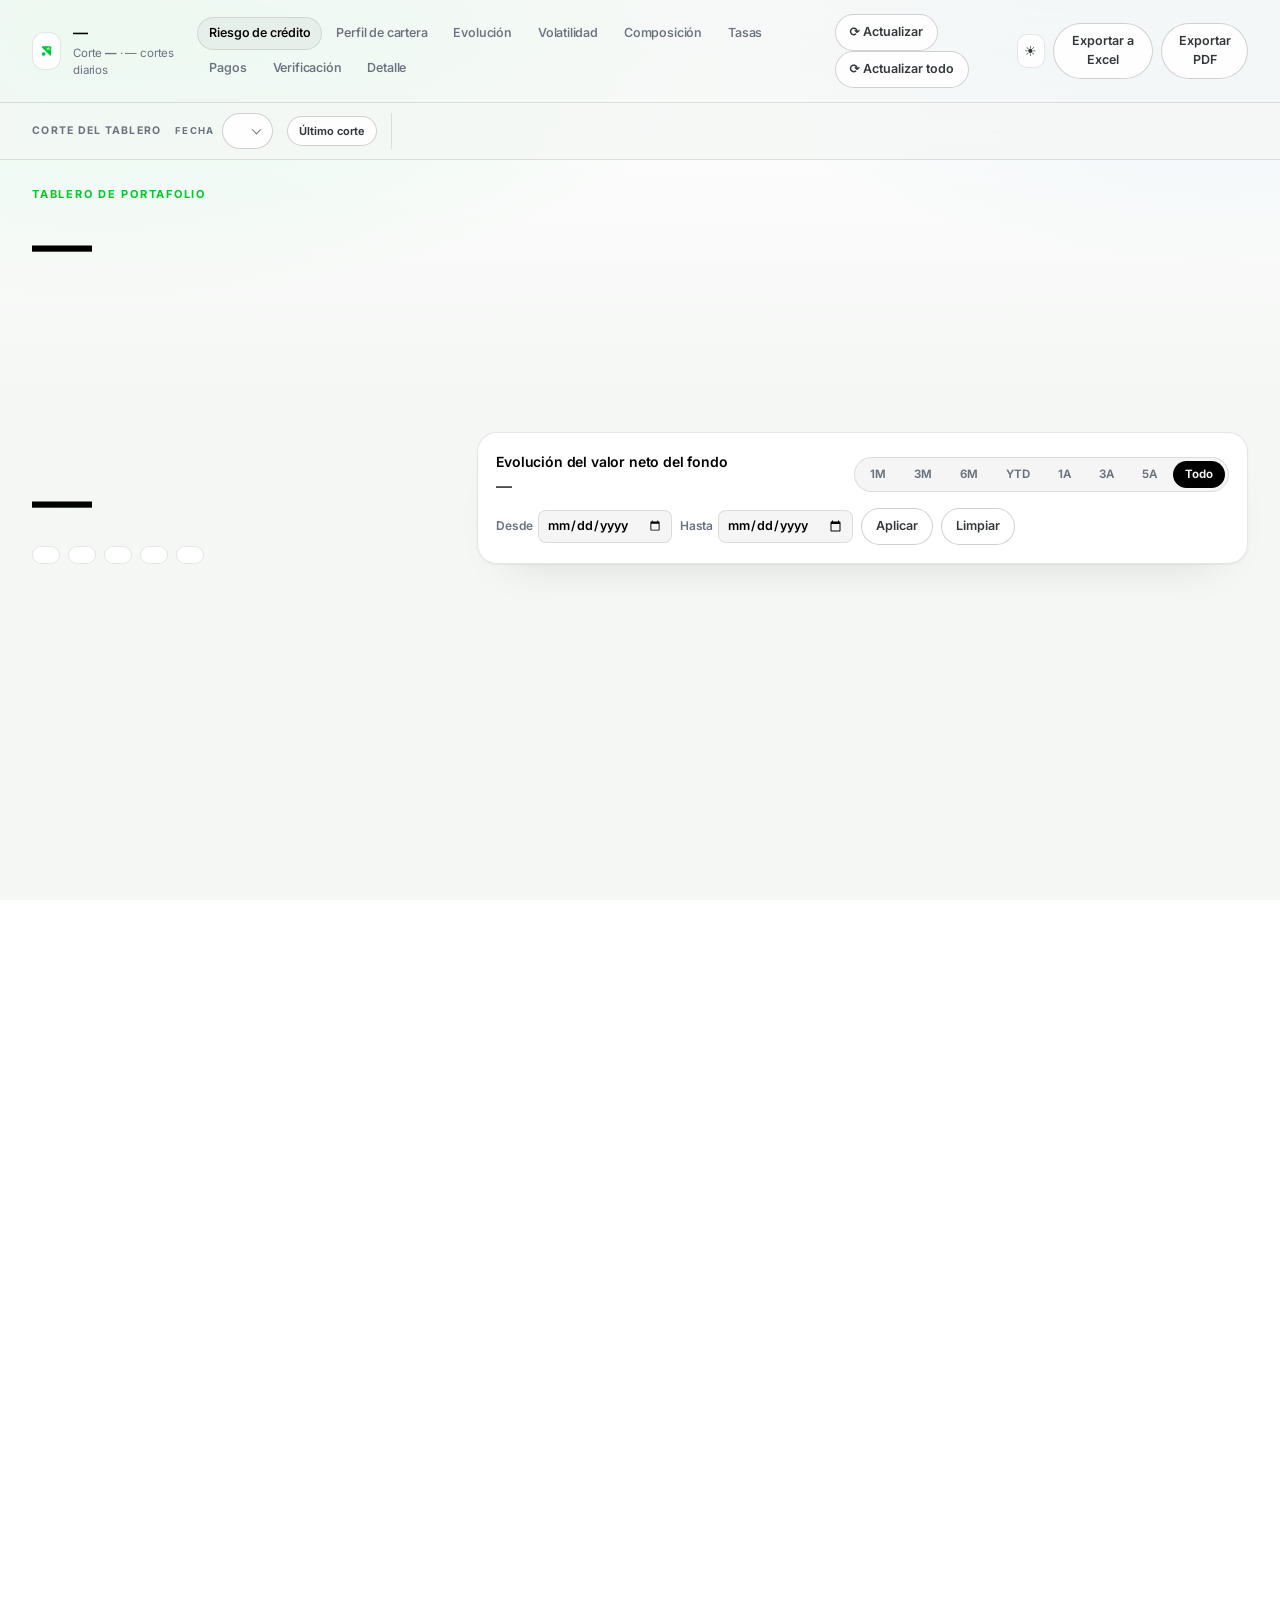
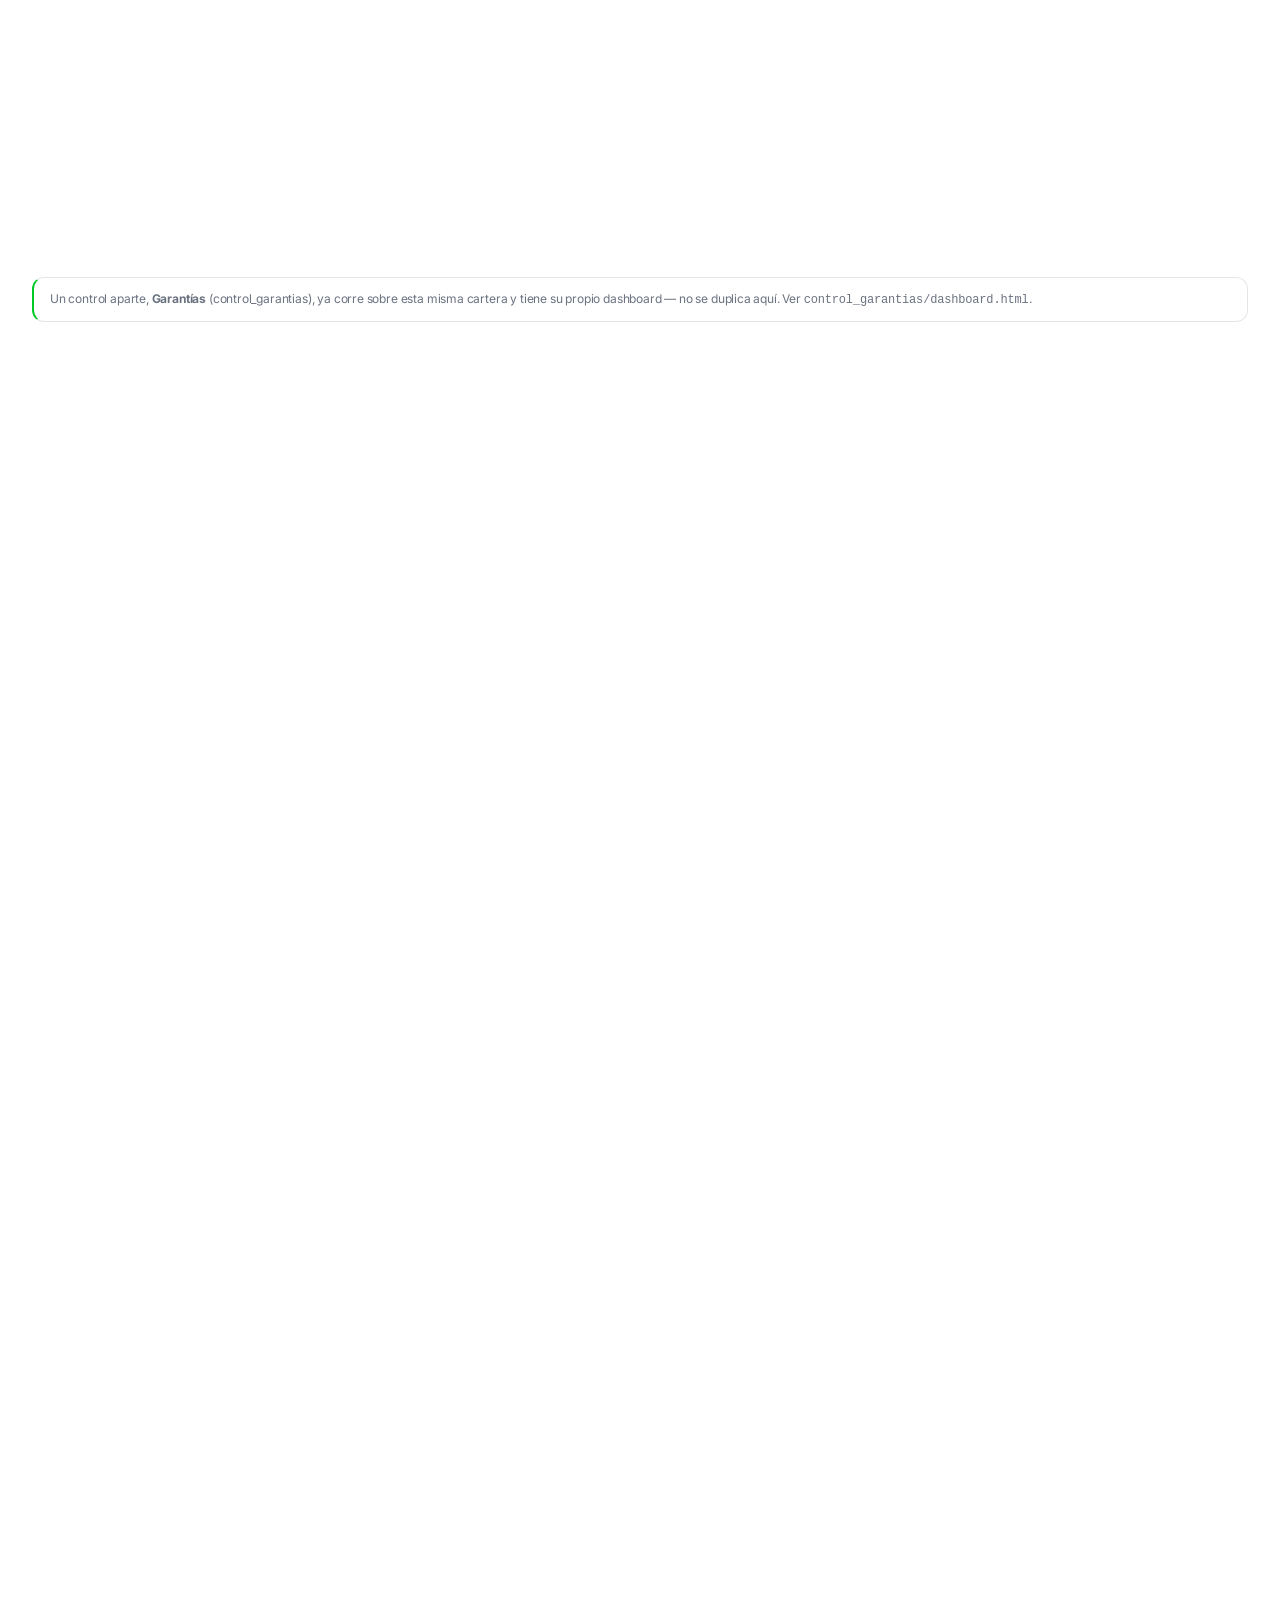
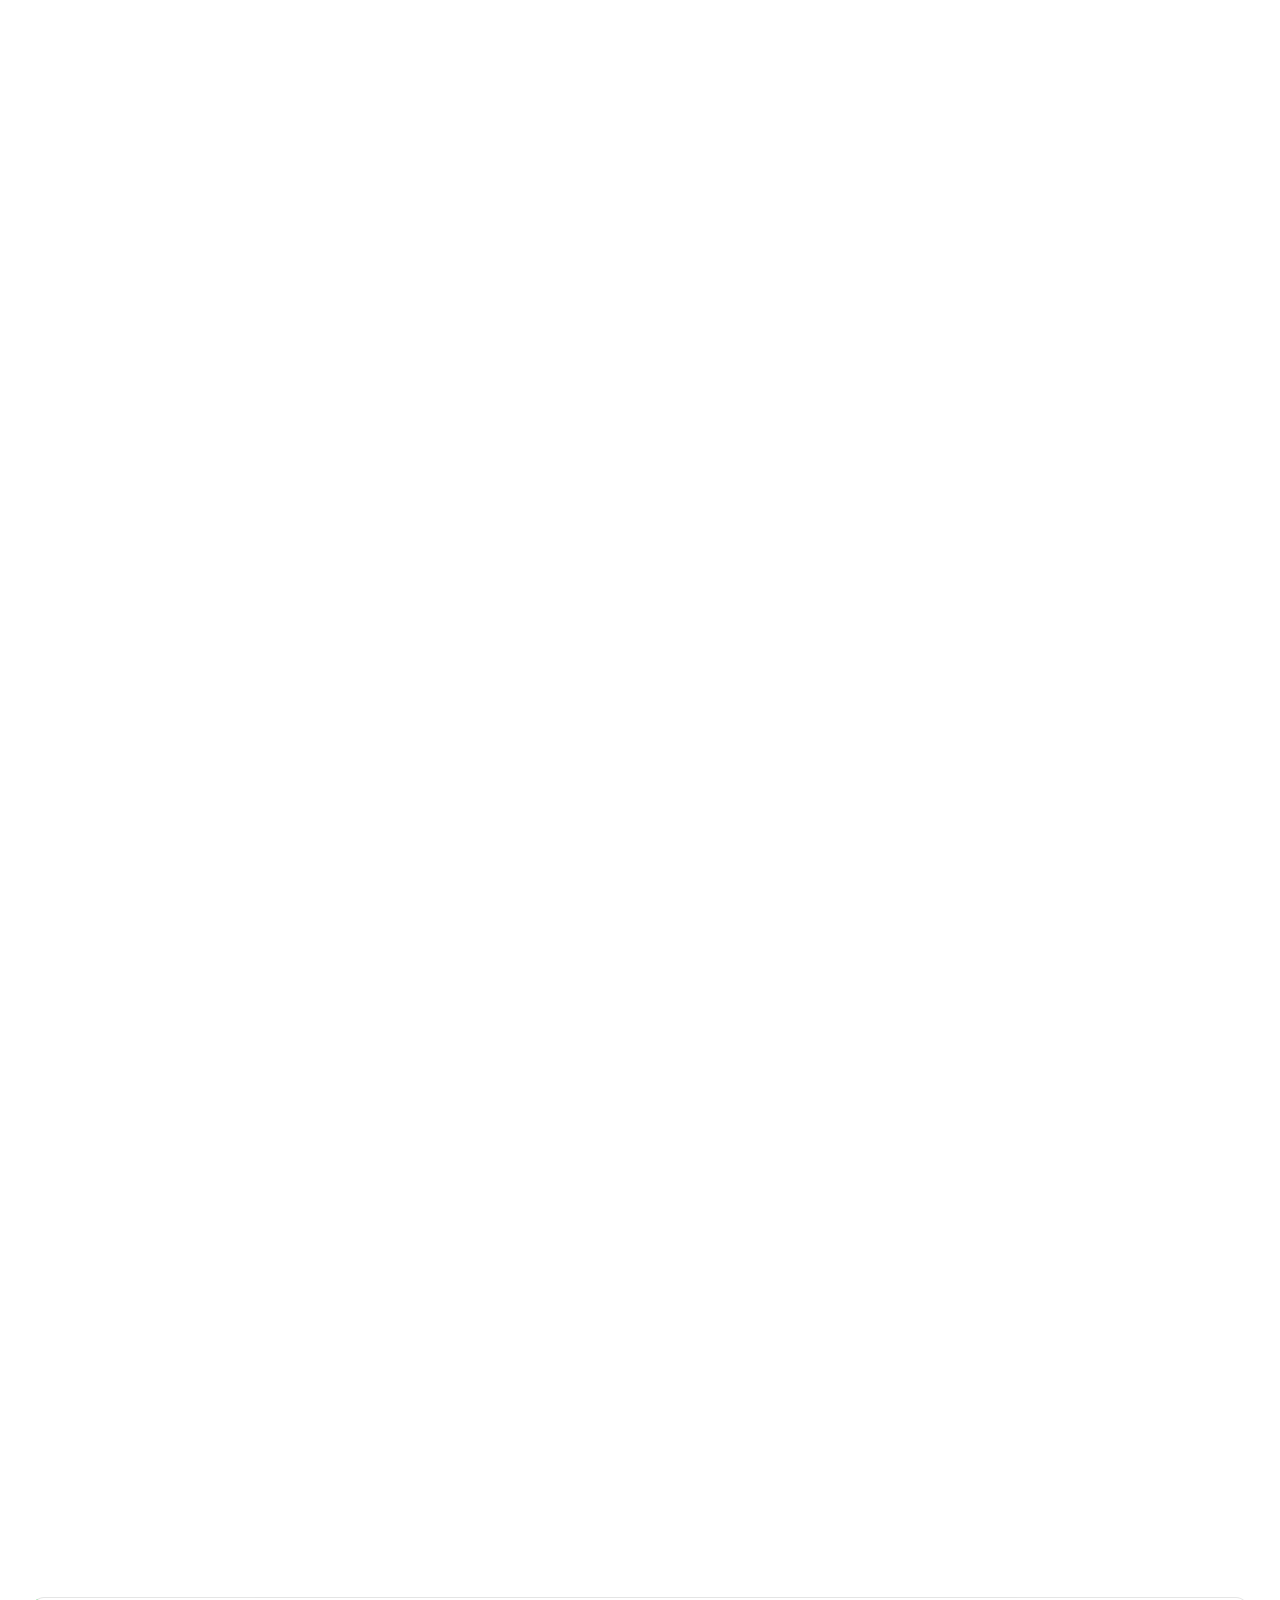
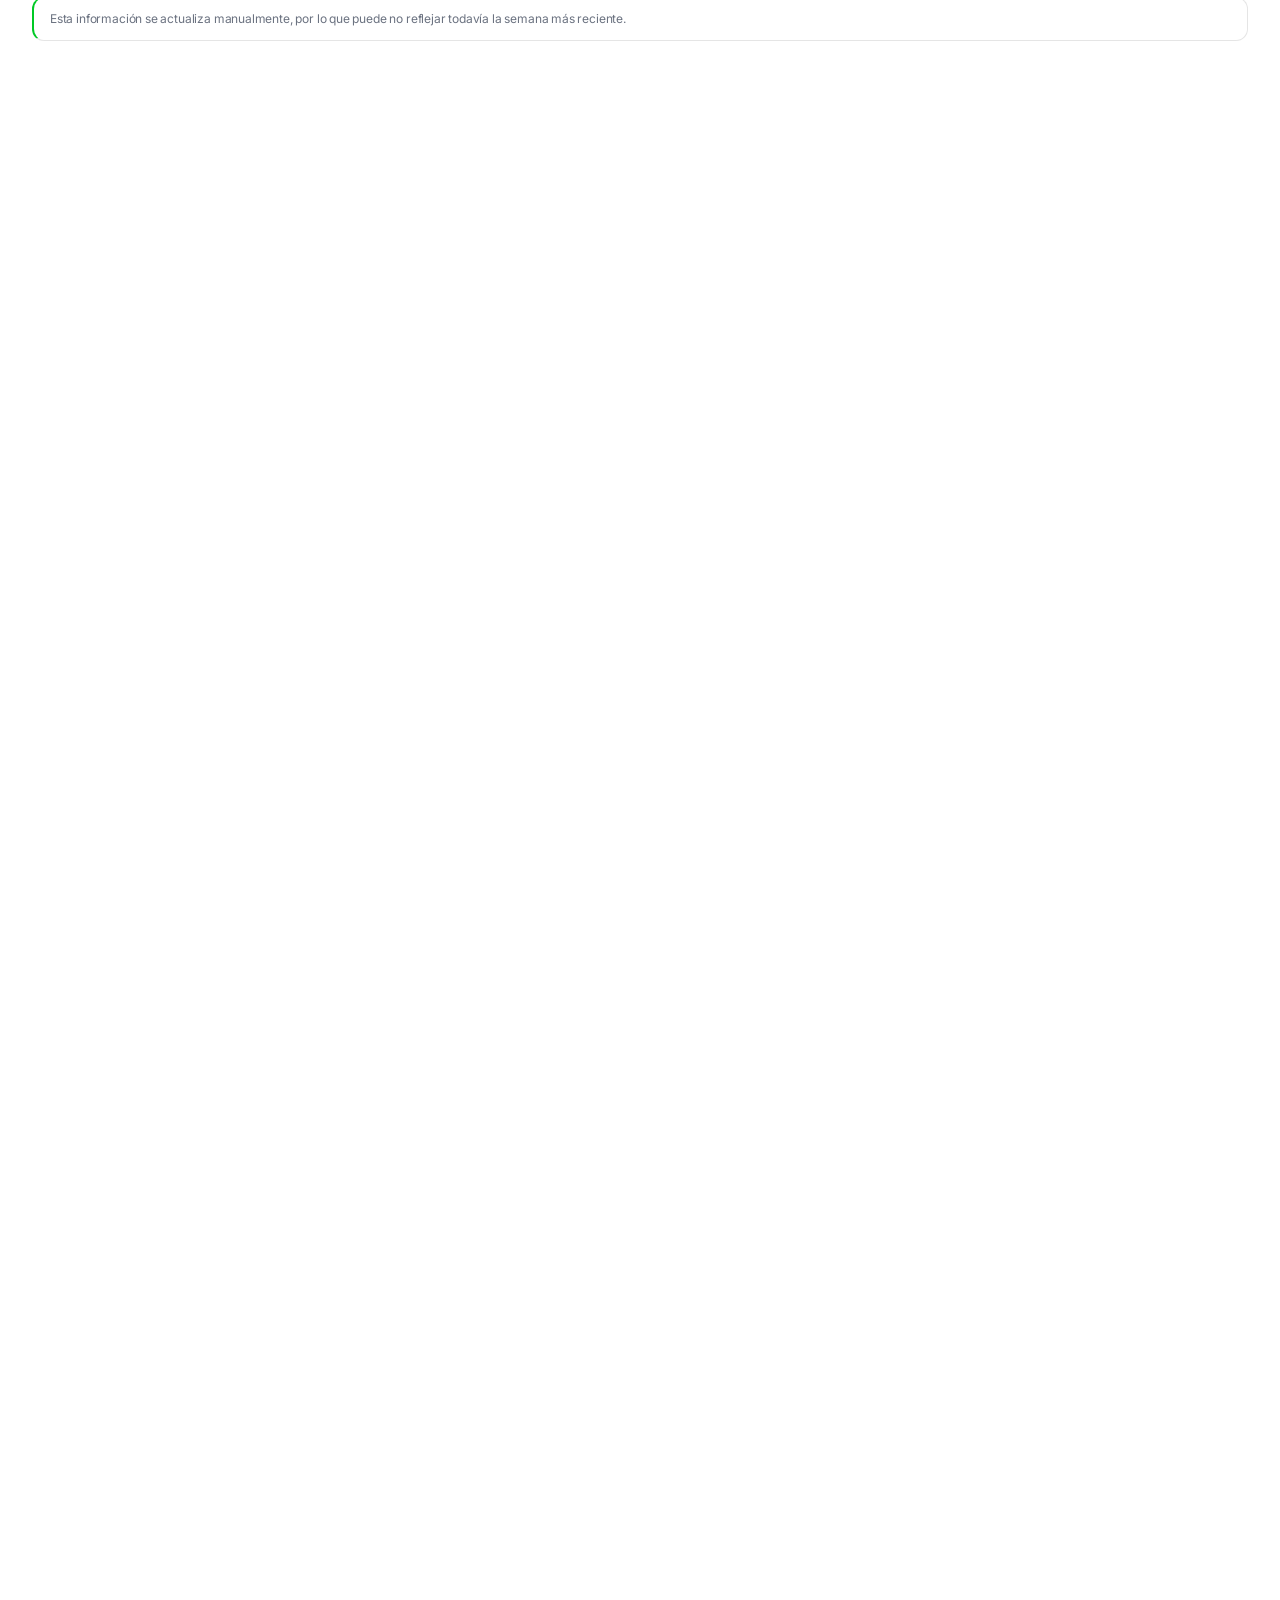
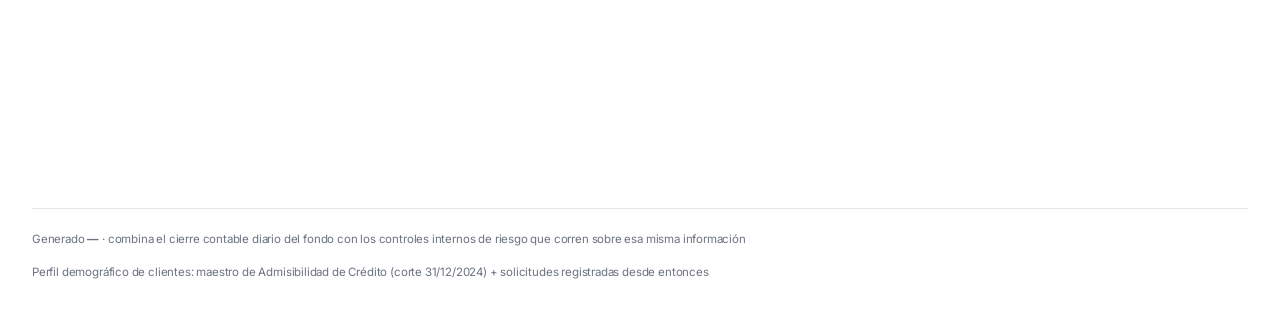
<file: impulso/plantilla.html>
<!doctype html>
<html lang="es" data-theme="light">
<head>
<meta charset="UTF-8">
<meta name="viewport" content="width=device-width, initial-scale=1">
<title>@@NOMBRE_FONDO@@ — Tablero de Portafolio</title>
<meta name="description" content="Tablero de portafolio del @@NOMBRE_FONDO@@: valor del fondo, composición de la cartera, riesgo de crédito, pagos y controles internos de riesgo.">
<link rel="icon" type="image/png" href="[data-uri]">
<link rel="preconnect" href="https://fonts.googleapis.com">
<link rel="preconnect" href="https://fonts.gstatic.com" crossorigin>
<link href="https://fonts.googleapis.com/css2?family=Inter:wght@400;500;600;700&display=swap" rel="stylesheet">
<style>
:root{
  --bg:#07090b; --bg-2:#0b0e11;
  --surface:rgba(255,255,255,.035); --surface-2:rgba(255,255,255,.06); --surface-3:rgba(255,255,255,.09);
  --ink:#f2f5f4; --ink-2:#a7b0b3; --ink-muted:#6d777c;
  --border:rgba(255,255,255,.08); --border-strong:rgba(255,255,255,.16);
  /* Marca Skandia (verde) alineada 2026-08-24 al mismo verde del tablero
     principal (Controles/General/assets/style.css, tema oscuro) -- antes
     cada dashboard de portafolio tenía su propio verde suelto. */
  --brand:#00e02a; --brand-2:#2bf04a; --brand-dim:rgba(0,201,37,.12);
  /* Paleta categórica (identidad de serie) -- validada con el skill de dataviz
     (node scripts/validate_palette.js, CVD ΔE y contraste OK en ambos temas,
     ver notas junto a PAL más abajo). Antes --blue/--violet/--teal eran, en
     realidad, tres tonos de VERDE (#40cb6b/#0a7e2e/#61d012) casi idénticos
     entre sí y al propio --brand -- cualquier gráfica que comparara "Impulso"
     contra 2-3 competidores/series (tasas, composición Créditos/Fondos, CDT)
     terminaba mostrando 3-4 verdes indistinguibles. Ahora cada token es una
     familia de matiz real y distinta; --brand queda reservado para la serie
     "propia"/protagonista (Impulso, Créditos, hero) en vez de competir con
     las demás series por el mismo verde.*/
  --blue:#3987e5; --orange:#d95926; --teal:#199e70; --yellow:#c98500; --magenta:#d55181; --violet:#9085e9;
  --amber:#f5b544; --rose:#ff6b8a;
  --good:#22c55e; --bad:#f16565;
  --grid:rgba(255,255,255,.06); --axis:rgba(255,255,255,.22);
  --radius:20px; --radius-sm:12px;
  --font:"Inter","Inter Tight",-apple-system,system-ui,"Segoe UI",sans-serif;
  --mono:"JetBrains Mono",ui-monospace,SFMono-Regular,Menlo,monospace;
  --ease:cubic-bezier(.16,1,.3,1);
  --shadow:0 1px 0 rgba(255,255,255,.05) inset, 0 30px 60px -40px rgba(0,0,0,.9);
}
html[data-theme="light"]{
  --bg:#f5f7f5; --bg-2:#ffffff;
  --surface:rgba(255,255,255,.9); --surface-2:rgba(0,0,0,.04); --surface-3:rgba(0,0,0,.07);
  --ink:#000000; --ink-2:#33383a; --ink-muted:#6b7280;
  --border:rgba(0,0,0,.1); --border-strong:rgba(0,0,0,.18);
  --brand:#00c925; --brand-2:#087830; --brand-dim:#e6faec;
  --blue:#2a78d6; --orange:#eb6834; --teal:#1baf7a; --yellow:#eda100; --magenta:#e87ba4; --violet:#4a3aa7;
  --amber:#c9871a; --rose:#d1436a;
  --good:#0ca30c; --bad:#d03b3b;
  --grid:rgba(0,0,0,.08); --axis:rgba(0,0,0,.3);
  --shadow:0 1px 2px rgba(0,0,0,.05), 0 24px 50px -34px rgba(0,0,0,.18);
}
*{box-sizing:border-box}
html{scroll-behavior:smooth}
body{
  margin:0; color:var(--ink); font-family:var(--font); line-height:1.5;
  -webkit-font-smoothing:antialiased; letter-spacing:-.011em;
  background:
    radial-gradient(1100px 600px at 8% -10%, rgba(0,224,90,.13), transparent 65%),
    radial-gradient(900px 500px at 95% -5%, rgba(90,166,255,.10), transparent 62%),
    linear-gradient(180deg,var(--bg-2),var(--bg) 45%);
  background-attachment:fixed; min-height:100vh;
}
::selection{background:var(--brand-dim); color:var(--ink)}
.wrap{max-width:100%;margin:0 auto;padding:0 32px}
.num{font-variant-numeric:tabular-nums;letter-spacing:-.03em}
.up{color:var(--good)} .down{color:var(--bad)}
.actualizar-wrap{position:relative}
.btn-actualizar .ic-actualizar{display:inline-block}
.btn-actualizar.corriendo .ic-actualizar{animation:girar-actualizar 1s linear infinite}
@keyframes girar-actualizar{from{transform:rotate(0deg)}to{transform:rotate(360deg)}}
.btn-actualizar:disabled{cursor:default;opacity:.75}
.actualizar-estado{position:absolute;top:100%;right:0;margin-top:6px;font-size:11.5px;color:var(--ink-muted);
  max-width:280px;text-align:right;line-height:1.4;display:none;z-index:60}
.actualizar-estado.visible{display:block}
.actualizar-estado.ok{color:var(--good)}
.actualizar-estado.error{color:var(--bad)}
.actualizar-log{display:none;position:absolute;top:100%;right:0;margin-top:34px;width:380px;max-width:90vw;max-height:220px;
  overflow-y:auto;background:var(--bg-2);border:1px solid var(--border);border-radius:10px;padding:8px 10px;
  font-family:ui-monospace,Consolas,monospace;font-size:11px;line-height:1.5;color:var(--ink-2);
  text-align:left;white-space:pre-wrap;word-break:break-word;z-index:60}
.actualizar-log.visible{display:block}

/* topbar */
.topbar{position:sticky;top:0;z-index:50;backdrop-filter:saturate(160%) blur(20px);
  background:color-mix(in srgb,var(--bg) 68%,transparent);border-bottom:1px solid var(--border)}
.topbar-in{display:flex;align-items:center;justify-content:space-between;gap:20px;padding:14px 32px;max-width:100%;margin:0 auto}
.brand{display:flex;align-items:center;gap:12px;min-width:0}
.brand-mark{width:38px;height:38px;border-radius:12px;display:grid;place-items:center;overflow:hidden;
  background:var(--surface);border:1px solid var(--border)}
.brand-mark img{width:100%;height:100%;object-fit:contain;padding:4px}
.brand h1{font-size:15px;margin:0;font-weight:600;white-space:nowrap;overflow:hidden;text-overflow:ellipsis}
.brand p{margin:0;font-size:11.5px;color:var(--ink-muted)}
.topnav{display:flex;gap:2px;flex-wrap:wrap}
.topnav a{font-size:12.5px;font-weight:550;color:var(--ink-muted);text-decoration:none;padding:7px 12px;border-radius:999px;transition:.2s}
.topnav a:hover{color:var(--ink);background:var(--surface-2)}
.topnav a.on{color:var(--ink);background:var(--surface-2);box-shadow:inset 0 0 0 1px var(--border)}
.actions{display:flex;gap:8px;align-items:center}
.icon-btn{width:34px;height:34px;display:grid;place-items:center;border-radius:10px;cursor:pointer;
  border:1px solid var(--border);background:var(--surface);color:var(--ink-2);font-size:14px;transition:.2s var(--ease)}
.icon-btn:hover{color:var(--ink);background:var(--surface-2);transform:translateY(-1px)}
.ghost-btn{font:inherit;font-size:12.5px;font-weight:600;padding:8px 14px;border-radius:999px;cursor:pointer;
  border:1px solid var(--border-strong);background:var(--surface);color:var(--ink-2);transition:.2s var(--ease)}
.ghost-btn:hover{color:var(--ink);background:var(--surface-2)}
:focus-visible{outline:2px solid var(--brand);outline-offset:2px}

/* hero */
.hero{padding:44px 0 26px;display:grid;grid-template-columns:minmax(280px,.85fr) 1.6fr;gap:36px;align-items:end}
.eyebrow{font-size:11px;text-transform:uppercase;letter-spacing:.16em;color:var(--brand);font-weight:700;margin:0 0 10px}
.hero h2{font-size:clamp(38px,5vw,60px);line-height:1.06;margin:0 0 6px;font-weight:600;letter-spacing:-.035em}
.hero .sub{color:var(--ink-muted);font-size:13px;margin:0 0 22px;max-width:48ch}
.big-value{font-size:clamp(38px,5vw,60px);font-weight:600;letter-spacing:-.04em;line-height:1;
  background:linear-gradient(160deg,var(--ink),color-mix(in srgb,var(--ink) 55%,var(--brand)));
  -webkit-background-clip:text;background-clip:text;color:transparent}
.deltas{display:flex;gap:8px;flex-wrap:wrap;margin-top:16px}
.chip-delta{display:flex;flex-direction:column;gap:1px;padding:8px 13px;border-radius:12px;
  background:var(--surface);border:1px solid var(--border);font-size:13px;font-weight:650}
.chip-delta span{font-size:10px;font-weight:600;letter-spacing:.09em;text-transform:uppercase;color:var(--ink-muted)}
.hero-chart{background:var(--surface);border:1px solid var(--border);border-radius:var(--radius);padding:18px 18px 8px;box-shadow:var(--shadow)}

/* cards / grid */
section{scroll-margin-top:86px}
.sec-head{display:flex;align-items:baseline;justify-content:space-between;gap:16px;flex-wrap:wrap;margin:52px 0 16px}
.sec-head h3{font-size:22px;margin:0;font-weight:700;letter-spacing:-.03em;position:relative;padding-left:15px}
.sec-head h3::before{content:"";position:absolute;left:0;top:3px;bottom:3px;width:4px;border-radius:3px;background:var(--brand)}
.sec-head p{margin:4px 0 0 15px;font-size:12.5px;color:var(--ink-muted);max-width:80ch}
.card h4{font-size:14.5px;font-weight:700;letter-spacing:-.008em}
.grid{display:grid;gap:16px}
.g-4{grid-template-columns:repeat(4,1fr)}
.g-3{grid-template-columns:repeat(3,1fr)}
.g-2{grid-template-columns:repeat(2,1fr)}
.g-62{grid-template-columns:1.55fr 1fr;align-items:start}
.g-26{grid-template-columns:1fr 1.55fr;align-items:start}
.card{background:var(--surface);border:1px solid var(--border);border-radius:var(--radius);padding:20px 22px;
  box-shadow:var(--shadow);position:relative;overflow:hidden;transition:border-color .3s,transform .3s var(--ease)}
.card:hover{border-color:var(--border-strong)}
.card h4{margin:0 0 2px;font-size:14px;font-weight:600}
.card .hint{margin:0 0 14px;font-size:11.5px;color:var(--ink-muted)}
.card-colapsable{padding:16px 18px}
.card-colapsable summary{cursor:pointer;list-style:none;display:flex;align-items:center;justify-content:space-between;gap:10px}
.card-colapsable summary::-webkit-details-marker{display:none}
.card-colapsable summary h4{margin:0}
.resumen-flecha{color:var(--ink-muted);transition:transform .2s var(--ease)}
.card-colapsable[open] .resumen-flecha{transform:rotate(180deg)}
.card-colapsable[open] summary{margin-bottom:12px}
.stat{display:flex;flex-direction:column;gap:6px;padding:18px 20px}
.stat .lbl{font-size:10.5px;letter-spacing:.1em;text-transform:uppercase;color:var(--ink-muted);font-weight:650}
.stat .val{font-size:26px;font-weight:600;letter-spacing:-.035em;line-height:1.1}
.stat .foot{font-size:11.5px;color:var(--ink-muted)}
.stat::after{content:"";position:absolute;left:0;top:0;height:100%;width:2px;background:linear-gradient(180deg,var(--brand),transparent)}
.pill{display:inline-flex;align-items:center;gap:5px;font-size:11px;font-weight:650;padding:3px 9px;border-radius:999px;
  background:var(--surface-2);color:var(--ink-2);border:1px solid var(--border)}
.pill.good{color:var(--good);background:color-mix(in srgb,var(--good) 12%,transparent);border-color:color-mix(in srgb,var(--good) 26%,transparent)}
.pill.bad{color:var(--bad);background:color-mix(in srgb,var(--bad) 12%,transparent);border-color:color-mix(in srgb,var(--bad) 26%,transparent)}
.pill.info{color:var(--blue);background:color-mix(in srgb,var(--blue) 12%,transparent);border-color:color-mix(in srgb,var(--blue) 26%,transparent)}
.range-chips{display:flex;gap:4px;background:var(--surface-2);padding:3px;border-radius:999px;border:1px solid var(--border)}
.range-chips button{font:inherit;font-size:11.5px;font-weight:650;border:0;background:transparent;color:var(--ink-muted);
  padding:5px 12px;border-radius:999px;cursor:pointer;transition:.2s}
.range-chips button.on{background:var(--ink);color:var(--bg);}
.range-chips button:hover:not(.on){color:var(--ink)}
.rango-personalizado{display:flex;align-items:center;gap:8px;flex-wrap:wrap;margin:10px 0}
.rango-personalizado label{display:flex;align-items:center;gap:5px;font-size:12px;color:var(--ink-muted);font-weight:600}
.rango-personalizado input[type=month],.rango-personalizado input[type=date]{font:inherit;font-size:12.5px;
  padding:5px 8px;border-radius:8px;border:1px solid var(--border);background:var(--surface-2);color:var(--ink)}
.hero-chart{position:relative}
.btn-copiar-img{position:absolute;top:14px;right:14px;width:30px;height:30px;border-radius:8px;
  border:1px solid var(--border);background:var(--surface-2);color:var(--ink-muted);cursor:pointer;
  font-size:15px;line-height:1;opacity:0;transition:.2s;z-index:5}
article.card:hover .btn-copiar-img,.hero-chart:hover .btn-copiar-img{opacity:1}
.btn-copiar-img:hover{color:var(--ink);background:var(--surface);transform:translateY(-1px)}
.btn-copiar-img:disabled{opacity:1;cursor:default}
.menu-copia-img{position:absolute;top:48px;right:14px;z-index:6;display:flex;flex-direction:column;gap:2px;
  background:var(--bg-2);border:1px solid var(--border);border-radius:10px;padding:6px;box-shadow:var(--shadow);
  min-width:200px}
.menu-copia-img button{font:inherit;font-size:12.5px;text-align:left;padding:7px 10px;border:0;border-radius:7px;
  background:transparent;color:var(--ink);cursor:pointer}
.menu-copia-img button:hover{background:var(--surface-2)}

/* charts */
.chart-host{width:100%;position:relative}
.chart-host svg{display:block;width:100%;height:auto;overflow:visible}
/* mapa de burbujas de ciudades (ver mapaBurbujasCiudades() más abajo) */
.map-host{display:flex;justify-content:center;padding:6px 0}
.map-host svg{max-width:100%;height:auto;cursor:grab}
.map-zoom-wrap{position:relative;max-width:100%}
.map-zoom-btns{position:absolute;top:6px;right:6px;display:flex;flex-direction:column;gap:4px}
.map-zoom-btns button{width:26px;height:26px;border-radius:8px;border:1px solid var(--border-strong);
  background:var(--surface);color:var(--ink-2);font:inherit;font-weight:700;cursor:pointer;line-height:1}
.map-zoom-btns button:hover{background:var(--surface-2);color:var(--ink)}
.map-land{fill:var(--surface-2);stroke:var(--border-strong);stroke-width:1.2}
.map-bub{cursor:pointer;transition:fill-opacity .15s var(--ease)}
.map-bub:hover{fill-opacity:.65!important}
.map-lbl{font-size:10.5px;fill:var(--ink-2);font-family:var(--font);pointer-events:none}
.chart-line{fill:none;stroke-width:2;stroke-linejoin:round;stroke-linecap:round}
.chart-line-dash{fill:none;stroke-width:1.5;stroke-dasharray:5 4;stroke-linecap:round}
.gridline{stroke:var(--grid);stroke-width:1}
.axis-txt{fill:var(--ink);font-size:10.5px;font-family:var(--font)}
.crosshair{stroke:var(--axis);stroke-width:1;stroke-dasharray:3 4}
.tip{position:fixed;z-index:99;pointer-events:none;display:none;padding:10px 12px;border-radius:12px;font-size:12px;line-height:1.65;
  background:color-mix(in srgb,var(--bg-2) 88%,transparent);backdrop-filter:blur(16px);
  border:1px solid var(--border-strong);box-shadow:0 24px 50px -22px rgba(0,0,0,.8);white-space:nowrap}
.tip b{font-weight:650}
.legend{display:flex;gap:16px;flex-wrap:wrap;font-size:11.5px;color:var(--ink-2);margin-top:12px}
.legend .it{display:flex;align-items:center;gap:6px;cursor:pointer;user-select:none;padding:2px 4px;border-radius:6px;transition:.15s}
.legend .it:hover{background:var(--surface-2)}
.legend .it-apagado{opacity:.35;text-decoration:line-through}
.sw{width:9px;height:9px;border-radius:3px}

/* bars */
.bars{display:flex;flex-direction:column;gap:9px}
.bar-row{display:grid;grid-template-columns:1fr auto;gap:4px 10px}
.bar-row .k{font-size:12px;color:var(--ink-2);font-weight:550;overflow:hidden;text-overflow:ellipsis;white-space:nowrap}
.bar-row .v{font-size:11.5px;color:var(--ink-muted);font-variant-numeric:tabular-nums}
.bar-track{grid-column:1/-1;height:8px;border-radius:999px;background:var(--surface-2);overflow:hidden}
.bar-fill{height:100%;border-radius:999px;transition:width .8s var(--ease)}

/* donut legend */
.donut-wrap{display:flex;align-items:center;gap:22px;flex-wrap:wrap}
.donut-list{flex:1;min-width:200px;display:flex;flex-direction:column;gap:10px}
.donut-item{display:flex;align-items:center;gap:10px;font-size:12.5px}
.donut-item .k{flex:1;color:var(--ink-2);overflow:hidden;text-overflow:ellipsis;white-space:nowrap}
.donut-item .p{font-weight:650;font-variant-numeric:tabular-nums}
.donut-item{cursor:pointer;user-select:none;padding:3px 4px;border-radius:6px;transition:.15s;margin:-3px -4px}
.donut-item:hover{background:var(--surface-2)}
.donut-item-apagado{opacity:.35;text-decoration:line-through}
.col-bar,.cols-lbl{cursor:pointer}
.col-bar-apagada{opacity:.18}
.cols-lbl-apagada{opacity:.35;text-decoration:line-through}

/* mini métricas (perfil) */
.mini-metrics{display:grid;grid-template-columns:1fr 1fr;gap:10px;margin-top:14px}
.mini-metrics .mm{background:linear-gradient(180deg,var(--surface-2),var(--surface));border:1px solid var(--border);border-radius:12px;padding:10px 12px}
.mini-metrics .mm b{display:block;font-size:15px;letter-spacing:-.02em;color:var(--ink)}
.mini-metrics .mm span{font-size:10.5px;text-transform:uppercase;letter-spacing:.08em;color:var(--ink-muted)}
/* KPI principal (el dato que más importa de un vistazo, ej. "Saldo pendiente"
   en el modal de detalle de crédito) -- mismo acento de borde que .stat, para
   que se note antes de leer ninguna etiqueta. Pedido por el usuario
   2026-08-19 al reorganizar el modal "Detalle por cliente / crédito". */
.mini-metrics .mm.mm-principal{background:linear-gradient(180deg,color-mix(in srgb,var(--brand) 14%,var(--surface-2)),var(--surface));
  border-color:color-mix(in srgb,var(--brand) 32%,var(--border))}
.mini-metrics .mm.mm-principal b{font-size:17px}
.mini-metrics.evolucion-kpis{grid-template-columns:repeat(4,1fr)}

/* mini-tile (componente oficial de la Guía Visual, sección "cards demo") */
.mini-tile{background:var(--surface-2);border:1px solid var(--border);border-radius:10px;padding:10px 12px}
.mini-tile .lbl{display:block;font-size:9.5px;text-transform:uppercase;letter-spacing:.08em;color:var(--ink-muted);font-weight:650;margin-bottom:3px}
.mini-tile .val{font-size:13.5px;font-weight:650}
.mini-tile .val.good{color:var(--good)} .mini-tile .val.bad{color:var(--critical)}
.mini-tile .foot{display:block;font-size:10px;color:var(--ink-muted);margin-top:3px;font-weight:500;text-transform:none;letter-spacing:0}
.tile-grid{display:grid;grid-template-columns:repeat(4,1fr);gap:8px}
.tm-cell{cursor:pointer;transition:opacity .15s}
.tm-cell:hover{opacity:.82}
.col-bar,.rk-bar,.lolli-dot,.lolli-line{transition:opacity .15s}
.col-bar:hover,.rk-bar:hover,.lolli-dot:hover{opacity:.8;cursor:pointer}

/* table */
.tbl-tools{display:flex;gap:14px;align-items:flex-end;flex-wrap:wrap}
.filtro-grupo{display:flex;flex-direction:column;gap:5px}
.filtro-grupo label{font-size:10px;font-weight:700;letter-spacing:.08em;text-transform:uppercase;color:var(--ink-muted)}
.search{font:inherit;font-size:12.5px;border:1px solid var(--border-strong);background:var(--surface-2);color:var(--ink);
  border-radius:999px;padding:8px 15px;min-width:250px}
select.search{min-width:170px}
.search::placeholder{color:var(--ink-muted)}
.search:focus{outline:none;border-color:var(--brand);box-shadow:0 0 0 3px var(--brand-dim)}
.cliente-cell{display:flex;flex-direction:column;gap:1px;line-height:1.3}
.cliente-cell b{color:var(--ink);font-weight:600}
.cliente-cell span{font-size:11px;color:var(--ink-muted)}
.multi-toggle{display:flex;align-items:center;justify-content:space-between;gap:10px;cursor:pointer;user-select:none}
.multi-toggle .chev{transition:transform .2s var(--ease);color:var(--ink-muted);font-size:11px}
.multi-toggle.abierto .chev{transform:rotate(90deg)}
.multi-panel{overflow:hidden;max-height:0;transition:max-height .28s var(--ease)}
.multi-panel.abierto{max-height:520px}
.tbl-scroll{overflow:auto;max-height:460px;margin-top:14px;border-radius:var(--radius-sm)}
table{width:100%;border-collapse:collapse;font-size:12.5px}
tbody tr.fila-clic{cursor:pointer}
tbody tr.fila-clic:hover{background:var(--surface-2)}

.modal-overlay{position:fixed;inset:0;z-index:50;background:rgba(0,0,0,.55);backdrop-filter:blur(2px);
  display:flex;align-items:center;justify-content:center;padding:24px}
.modal-overlay[hidden]{display:none}
/* Modal "Detalle por cliente / crédito" -- ampliado y modernizado
   2026-08-19 (2da pasada, ver .bak-20260819-modal-rediseno-v2): el usuario
   pidió más espacio ("un poquito más grande la ventana") para que quepa el
   gráfico compuesto nuevo de composición (capital+interés+mora vs. valor de
   mercado) sin sentirse apretado -- de 700px/88vh a 980px/93vh, con más aire
   en el padding general. */
.modal-box{width:100%;max-width:980px;max-height:93vh;overflow:auto;background:var(--bg-2);border:1px solid var(--border-strong);
  border-radius:var(--radius);box-shadow:var(--shadow);padding:26px 30px 28px}
.modal-head{display:flex;justify-content:space-between;align-items:flex-start;gap:16px;margin-bottom:4px;
  padding-bottom:16px;border-bottom:1px solid var(--border)}
.modal-head h4{font-size:19px;letter-spacing:-.02em}
.modal-cerrar{font:inherit;font-size:14px;border:1px solid var(--border-strong);background:var(--surface-2);color:var(--ink-2);
  border-radius:999px;width:32px;height:32px;cursor:pointer;flex:none;transition:.2s var(--ease)}
.modal-cerrar:hover{color:var(--ink);border-color:var(--brand);background:var(--surface-3);transform:rotate(90deg)}
/* Reorganización del modal, pedido por el usuario 2026-08-19: antes el
   estado/montos clave y los gráficos de evolución quedaban todos al mismo
   nivel visual, con descripciones en texto plano compitiendo con los
   títulos -- ahora hay 2 bloques claros (estado + montos arriba, evolución
   en el tiempo abajo, separados por .modal-sep) y cada gráfico es un
   .chart-block con look de tarjeta propia (fondo, borde, radio -- antes
   solo tenían una línea divisoria arriba, "se veía como una tabla de datos
   cruda") con su propio título + un ícono ⓘ discreto (tooltip nativo vía
   title=, mismo patrón que ya usa el resto del tablero en vez de un párrafo
   aparte). */
.modal-estado{margin:14px 0 0;font-size:12.5px;color:var(--ink-muted)}
.modal-estado:empty{margin:0}
.modal-sep{display:flex;align-items:center;gap:10px;margin:26px 0 14px;
  font-size:10.5px;font-weight:700;letter-spacing:.1em;text-transform:uppercase;color:var(--ink-muted)}
.modal-sep::after{content:"";flex:1;height:1px;background:var(--border)}
.chart-block{margin:14px 0 0;padding:18px 20px 16px;border:1px solid var(--border);border-radius:var(--radius-sm);
  background:var(--surface);transition:border-color .25s}
.chart-block:hover{border-color:var(--border-strong)}
.chart-block.chart-block-primero{margin-top:0}
.chart-block-head{display:flex;align-items:center;gap:8px;margin-bottom:12px}
.chart-block-head h5{margin:0;font-size:13.5px;font-weight:650;color:var(--ink);letter-spacing:-.008em}
.ic-info{display:inline-flex;align-items:center;justify-content:center;width:16px;height:16px;border-radius:50%;
  background:var(--surface-2);border:1px solid var(--border);color:var(--ink-muted);
  font-size:10px;line-height:1;cursor:help;flex:none;transition:.15s}
.ic-info:hover,.ic-info:focus-visible{color:var(--ink);background:var(--surface-3);border-color:var(--brand)}
.sw.sw-linea{width:13px;height:0;border-radius:0;border-top:2px dashed;background:none!important;margin-top:4px}
.kpi-progreso{margin-top:14px}
.kpi-progreso .bar-row{margin-bottom:4px}
thead th{position:sticky;top:0;z-index:1;background:color-mix(in srgb,var(--bg-2) 94%,transparent);backdrop-filter:blur(8px);
  font-size:10.5px;letter-spacing:.08em;text-transform:uppercase;color:var(--ink-muted);font-weight:700;text-align:right;padding:10px 12px;
  border-bottom:1px solid var(--border);cursor:pointer;white-space:nowrap}
tbody td{padding:11px 12px;text-align:right;border-bottom:1px solid var(--border);font-variant-numeric:tabular-nums;color:var(--ink-2)}
tbody tr:hover td{background:var(--surface-2);color:var(--ink)}
th:first-child,td:first-child{text-align:left}
td.strong{color:var(--ink);font-weight:600}
.tag{display:inline-block;font-size:10.5px;font-weight:650;padding:2px 8px;border-radius:999px;background:var(--surface-2);border:1px solid var(--border);color:var(--ink-2)}
.mini-bar{display:inline-block;vertical-align:middle;width:70px;height:6px;border-radius:999px;background:var(--surface-2);overflow:hidden;margin-right:8px}
.mini-bar i{display:block;height:100%;border-radius:999px;background:var(--brand)}
.hide{display:none !important}

/* heatmap */
.heat{display:grid;gap:4px;font-size:10.5px;overflow-x:auto}
.heat-cell{aspect-ratio:1.9;border-radius:7px;display:grid;place-items:center;font-weight:650;font-variant-numeric:tabular-nums;
  color:var(--ink);cursor:default;transition:transform .18s var(--ease)}
.heat-cell:hover{transform:scale(1.06)}
.heat-lbl{display:grid;place-items:center;color:var(--ink-muted);font-weight:650}

/* timeline */
.tl{display:flex;flex-direction:column;gap:0;max-height:380px;overflow:auto;padding-right:6px}
.tl-item{display:grid;grid-template-columns:74px 22px 1fr;gap:10px;align-items:start;padding:9px 0}
.tl-date{font-size:11.5px;color:var(--ink-muted);font-variant-numeric:tabular-nums;padding-top:2px}
.tl-dot{position:relative;display:grid;place-items:center;height:100%}
.tl-dot i{width:9px;height:9px;border-radius:50%;margin-top:5px;z-index:1}
.tl-dot::before{content:"";position:absolute;top:0;bottom:-9px;width:1px;background:var(--border)}
.tl-body{font-size:12.5px;color:var(--ink-2)}
.tl-body b{color:var(--ink);font-weight:600}

.note{font-size:12px;color:var(--ink-muted);background:var(--surface);border:1px solid var(--border);
  border-left:2px solid var(--brand);border-radius:var(--radius-sm);padding:12px 16px;margin-top:12px}
.note a{color:var(--brand);font-weight:650;text-decoration:underline}
footer{margin:64px 0 40px;padding-top:22px;border-top:1px solid var(--border);font-size:11.5px;color:var(--ink-muted);
  display:flex;justify-content:space-between;gap:16px;flex-wrap:wrap}

.reveal{opacity:0;transform:translateY(14px)}
.reveal.in{opacity:1;transform:none;transition:opacity .6s var(--ease),transform .6s var(--ease)}
@media (prefers-reduced-motion:reduce){.reveal{opacity:1;transform:none} html{scroll-behavior:auto}}

@media (max-width:1080px){
  .hero{grid-template-columns:1fr;gap:24px}
  .g-4{grid-template-columns:repeat(2,1fr)} .g-3{grid-template-columns:1fr}
  .g-62,.g-26,.g-2{grid-template-columns:1fr}
  .topnav{display:none}
}
@media (max-width:640px){
  .wrap,.topbar-in{padding-left:16px;padding-right:16px}
  .g-4{grid-template-columns:1fr}
  .card{padding:16px 16px;border-radius:16px}
  .mini-metrics.evolucion-kpis{grid-template-columns:repeat(2,1fr)}
  .tile-grid{grid-template-columns:repeat(2,1fr)}
}


/* ==========================================================================
   PATRÓN UX 2026 — bloque COMÚN a los 6 dashboards de "Datos de Portafolios".
   Pegar TAL CUAL al final del bloque de estilos de plantilla.html.

   OJO: nunca escribir el tag literal de cierre de style dentro de un
   comentario CSS — el parser HTML no entiende comentarios CSS y cortaría el
   bloque de estilos ahí mismo, tirando el resto del CSS como texto y
   rompiendo el documento. (Pasó una vez; de ahí esta nota.)

   No define NINGÚN color literal: todo sale de las variables que ya tiene
   cada dashboard (--brand, --surface, --ink, ...), así que se ve nativo en
   los 3 sistemas visuales que hoy conviven y no toca la paleta de nadie.
   ========================================================================== */

/* ---------- 1. barra de filtros global (sticky, debajo del topbar) ---------- */
.barra-filtros{position:sticky;top:67px;z-index:45;display:flex;align-items:center;gap:14px;flex-wrap:wrap;
  padding:10px 32px;background:color-mix(in srgb,var(--bg) 82%,transparent);
  backdrop-filter:saturate(160%) blur(18px);border-bottom:1px solid var(--border)}
.barra-filtros .bf-tit{font-size:10.5px;letter-spacing:.12em;text-transform:uppercase;color:var(--ink-muted);font-weight:700}
.barra-filtros .bf-sep{width:1px;align-self:stretch;background:var(--border)}
.barra-filtros .bf-nota{font-size:11.5px;color:var(--ink-muted)}
@media (max-width:900px){.barra-filtros{padding-left:16px;padding-right:16px;top:61px}}

/* ---------- 2. controles de filtro "bonitos" ---------- */
.filtro-ux{display:flex;flex-direction:column;gap:4px;min-width:0}
.filtro-ux>label{font-size:9.5px;letter-spacing:.11em;text-transform:uppercase;color:var(--ink-muted);font-weight:700;
  padding-left:2px}
.filtro-ux.horiz{flex-direction:row;align-items:center;gap:8px}
.filtro-ux.horiz>label{padding:0}

/* select moderno: el <select> nativo pero sin el look de sistema */
.sel-ux{position:relative;display:inline-flex;align-items:center}
.sel-ux::after{content:"";position:absolute;right:13px;top:50%;width:6px;height:6px;pointer-events:none;
  border-right:1.6px solid var(--ink-muted);border-bottom:1.6px solid var(--ink-muted);
  transform:translateY(-70%) rotate(45deg);transition:.2s}
.sel-ux:hover::after{border-color:var(--ink)}
.sel-ux>select{font:inherit;font-size:12.5px;font-weight:600;appearance:none;-webkit-appearance:none;
  border:1px solid var(--border-strong);background:var(--surface);color:var(--ink);
  border-radius:999px;padding:8px 34px 8px 15px;cursor:pointer;min-width:0;
  transition:.2s var(--ease);text-overflow:ellipsis}
.sel-ux>select:hover{background:var(--surface-2);border-color:var(--ink-muted)}
.sel-ux>select:focus{outline:none;border-color:var(--brand);box-shadow:0 0 0 3px var(--brand-dim)}
.sel-ux>select:disabled{opacity:.5;cursor:default}
.sel-ux.chico>select{font-size:11.5px;padding:6px 30px 6px 12px}

/* búsqueda con lupa */
.busca-ux{position:relative;display:inline-flex;align-items:center}
.busca-ux::before{content:"⌕";position:absolute;left:13px;font-size:15px;color:var(--ink-muted);pointer-events:none;line-height:1}
.busca-ux>input{font:inherit;font-size:12.5px;border:1px solid var(--border-strong);background:var(--surface);color:var(--ink);
  border-radius:999px;padding:8px 15px 8px 31px;min-width:240px;transition:.2s var(--ease)}
.busca-ux>input::placeholder{color:var(--ink-muted)}
.busca-ux>input:hover{background:var(--surface-2)}
.busca-ux>input:focus{outline:none;border-color:var(--brand);box-shadow:0 0 0 3px var(--brand-dim);background:var(--surface)}
.busca-ux>input::-webkit-search-cancel-button{filter:grayscale(1) opacity(.5)}

/* segmentado (mismo look que .range-chips que ya existe; alias para lo nuevo) */
.seg-ux{display:inline-flex;gap:3px;background:var(--surface-2);padding:3px;border-radius:999px;border:1px solid var(--border)}
.seg-ux>button{font:inherit;font-size:11.5px;font-weight:650;border:0;background:transparent;color:var(--ink-muted);
  padding:5px 12px;border-radius:999px;cursor:pointer;transition:.18s var(--ease);white-space:nowrap}
.seg-ux>button.on{background:var(--ink);color:var(--bg)}
.seg-ux>button:hover:not(.on){color:var(--ink)}
.seg-ux.mini>button{font-size:10.5px;padding:4px 9px}

/* chips de filtro activo, con "x" para quitarlo */
.chips-activos{display:flex;gap:6px;flex-wrap:wrap;align-items:center}
.chip-activo{display:inline-flex;align-items:center;gap:6px;font-size:11px;font-weight:650;padding:4px 6px 4px 10px;
  border-radius:999px;background:var(--brand-dim);color:var(--ink);border:1px solid color-mix(in srgb,var(--brand) 34%,transparent)}
.chip-activo>span{opacity:.72;font-weight:600}
.chip-activo>button{border:0;background:transparent;color:inherit;cursor:pointer;font-size:13px;line-height:1;
  padding:0 3px;border-radius:50%;opacity:.6}
.chip-activo>button:hover{opacity:1;background:color-mix(in srgb,var(--brand) 22%,transparent)}
.btn-limpiar-filtros{font:inherit;font-size:11px;font-weight:650;border:0;background:transparent;color:var(--ink-muted);
  cursor:pointer;text-decoration:underline;text-underline-offset:2px;padding:2px 4px}
.btn-limpiar-filtros:hover{color:var(--ink)}

/* ---------- 3. secciones desplegables (accordion) ---------- */
/* El wrapper .sec-body lo crea UX.acordeon() por JS: NO hay que tocar el
   markup de las secciones que ya existen. */
section.acc>.sec-head{cursor:pointer;position:relative;padding-right:44px;border-radius:var(--radius-sm);
  transition:background .2s;margin-bottom:16px}
section.acc>.sec-head:hover{background:var(--surface-2)}
section.acc>.sec-head .acc-flecha{position:absolute;right:10px;top:2px;width:32px;height:32px;border-radius:9px;
  display:grid;place-items:center;border:1.5px solid var(--border-strong);background:var(--surface-2);color:var(--ink-2);
  font-size:15px;font-weight:700;transition:.25s var(--ease);pointer-events:none}
section.acc>.sec-head:hover .acc-flecha{color:var(--brand-ink);border-color:var(--brand-ink);background:var(--brand-bg)}
section.acc.cerrada>.sec-head .acc-flecha{transform:rotate(-90deg)}
section.acc>.sec-body{overflow:hidden}
section.acc.cerrada>.sec-body{display:none}
section.acc.cerrada>.sec-head{margin-bottom:0}
section.acc>.sec-head .acc-resumen{display:none;font-size:11.5px;color:var(--ink-muted);margin-top:6px}
section.acc.cerrada>.sec-head .acc-resumen{display:block}
.acc-global{display:inline-flex;gap:6px;align-items:center}

/* ---------- 4. tablas: orden, totales, herramientas ---------- */
th.sortable{cursor:pointer;user-select:none;white-space:nowrap;transition:color .18s}
th.sortable:hover{color:var(--ink)}
th.sortable::after{content:"↕";opacity:.3;margin-left:5px;font-size:10px}
th.sortable.asc::after{content:"↑";opacity:1;color:var(--brand)}
th.sortable.desc::after{content:"↓";opacity:1;color:var(--brand)}
tfoot.tot-ux td{position:sticky;bottom:0;background:color-mix(in srgb,var(--bg-2) 95%,transparent);
  backdrop-filter:blur(8px);border-top:1.5px solid var(--border-strong);border-bottom:0;
  font-weight:700;color:var(--ink);padding:10px 12px;font-size:12px}
tfoot.tot-ux td.lbl-tot{text-align:left;letter-spacing:.05em;text-transform:uppercase;font-size:10.5px;color:var(--ink-muted)}
.tbl-acciones{display:inline-flex;gap:6px;align-items:center}
.btn-tbl{font:inherit;font-size:11px;font-weight:650;padding:6px 11px;border-radius:999px;cursor:pointer;
  border:1px solid var(--border-strong);background:var(--surface);color:var(--ink-2);transition:.18s var(--ease);
  white-space:nowrap}
.btn-tbl:hover{color:var(--ink);background:var(--surface-2);transform:translateY(-1px)}
.btn-tbl.ok{color:var(--good);border-color:color-mix(in srgb,var(--good) 40%,transparent)}
.tbl-vacia{font-size:12px;color:var(--ink-muted);padding:18px 4px;text-align:center}

/* ---------- 5. matriz de presencia (rotación de emisores) ---------- */
.pmx{overflow-x:auto;padding-bottom:6px}
.pmx table{border-collapse:separate;border-spacing:2px;font-size:10.5px;width:auto;min-width:100%}
.pmx th{position:static;background:transparent;backdrop-filter:none;border:0;padding:2px 6px;
  font-size:9.5px;letter-spacing:.06em;text-transform:uppercase;color:var(--ink-muted);font-weight:700;
  text-align:center;white-space:nowrap}
.pmx th.pmx-emisor{text-align:left;position:sticky;left:0;z-index:2;
  background:color-mix(in srgb,var(--bg-2) 94%,transparent);backdrop-filter:blur(8px)}
.pmx td{border:0;padding:0;text-align:center}
.pmx td.pmx-emisor{text-align:left;padding:2px 10px 2px 4px;font-size:11.5px;color:var(--ink-2);font-weight:550;
  white-space:nowrap;max-width:220px;overflow:hidden;text-overflow:ellipsis;position:sticky;left:0;z-index:1;
  background:color-mix(in srgb,var(--bg-2) 94%,transparent);backdrop-filter:blur(8px)}
.pmx-cel{width:20px;height:17px;border-radius:4px;display:block;transition:transform .16s var(--ease)}
.pmx-cel:hover{transform:scale(1.28)}
.pmx-cel.vacia{background:var(--surface-2)}
.pmx-leyenda{display:flex;gap:14px;align-items:center;flex-wrap:wrap;font-size:11px;color:var(--ink-muted);margin-top:10px}
.pmx-escala{display:inline-flex;gap:2px;align-items:center}
.pmx-escala i{width:15px;height:11px;border-radius:3px;display:inline-block}

/* ---------- 6. contexto de numerales ---------- */
.num-ctx{display:inline-flex;align-items:center;gap:5px}
.badge-origen{display:inline-block;font-size:9.5px;font-weight:750;letter-spacing:.07em;text-transform:uppercase;
  padding:2px 7px;border-radius:999px;border:1px solid var(--border);background:var(--surface-2);color:var(--ink-muted);
  white-space:nowrap;vertical-align:middle}
.badge-origen.regulatorio{color:var(--blue);border-color:color-mix(in srgb,var(--blue) 34%,transparent);
  background:color-mix(in srgb,var(--blue) 11%,transparent)}
/* "reglamento" = Reglamento del fondo / contrato de administración: para un
   FIC es un documento contractual aprobado por la SFC, así que NO es lo
   mismo que una norma externa ("regulatorio") ni un control que se inventó
   el área ("interno"). */
.badge-origen.reglamento,.badge-origen.contractual{color:var(--violet);
  border-color:color-mix(in srgb,var(--violet) 34%,transparent);
  background:color-mix(in srgb,var(--violet) 11%,transparent)}
.badge-origen.interno{color:var(--amber);border-color:color-mix(in srgb,var(--amber) 34%,transparent);
  background:color-mix(in srgb,var(--amber) 11%,transparent)}
.badge-origen.informativo{opacity:.8}
.badge-origen.porconfirmar{border-style:dashed}
.fila-numeral .num-nom{color:var(--ink);font-weight:600}
.fila-numeral .num-desc{display:block;font-size:11px;color:var(--ink-muted);margin-top:3px;
  max-width:62ch;white-space:normal;line-height:1.45}
.fila-numeral .num-fuente{display:block;font-size:10.5px;color:var(--ink-muted);margin-top:4px;opacity:.85}
.fila-numeral .num-fuente code{font-size:10px}

/* ---------- 7. avisos flotantes (copiado, exportado, ...) ---------- */
.aviso-ux{position:fixed;left:50%;bottom:28px;transform:translateX(-50%) translateY(14px);z-index:200;
  padding:10px 18px;border-radius:999px;font-size:12.5px;font-weight:600;
  background:var(--ink);color:var(--bg);box-shadow:0 20px 40px -18px rgba(0,0,0,.55);
  opacity:0;pointer-events:none;transition:.28s var(--ease)}
.aviso-ux.visible{opacity:1;transform:translateX(-50%)}

/* ---------- 8. estado "sin datos para este corte" ---------- */
.sin-corte{font-size:12.5px;color:var(--ink-muted);background:var(--surface);border:1px dashed var(--border-strong);
  border-radius:var(--radius-sm);padding:16px 18px;text-align:center}

/* ==========================================================================
   9. IMPRESIÓN / PDF  — "que el PDF salga cuadrado"
   Se combina con UX.prepararImpresion(), que antes de imprimir fuerza tema
   claro, abre todos los acordeones y redibuja los SVG al ancho de página.
   ========================================================================== */
@media print{
  @page{size:A4 landscape;margin:11mm 9mm 13mm}

  /* nada de cromo de app en papel */
  .topbar,.barra-filtros,.actions,.topnav,.actualizar-wrap,.acc-flecha,
  .btn-copiar-img,.menu-copia-img,.tbl-acciones,.btn-tbl,.aviso-ux,
  .btn-limpiar-filtros,.seg-ux,.range-chips,.busca-ux,#btn-print,#btn-tema{display:none !important}

  html,body{background:#fff !important}
  body{background-image:none !important;min-height:0}
  .wrap{max-width:none !important;padding:0 !important}

  /* las animaciones de entrada dejan tarjetas invisibles en papel */
  .reveal,.reveal.in{opacity:1 !important;transform:none !important;transition:none !important}

  /* nada se parte por la mitad */
  .card,.hero-chart,article,.pmx,figure,tfoot{break-inside:avoid;page-break-inside:avoid}
  .sec-head{break-after:avoid;page-break-after:avoid;margin:16px 0 10px !important;padding-right:0 !important}
  section{break-inside:auto;scroll-margin-top:0}
  section.acc>.sec-body{display:block !important}
  h3,h4,h5{break-after:avoid;page-break-after:avoid}
  tr,.bar-row,.donut-item,.tl-item{break-inside:avoid;page-break-inside:avoid}
  thead{display:table-header-group}
  tfoot{display:table-footer-group}

  /* rejillas: display:grid no pagina bien en Chrome (el break-inside:avoid
     de las tarjetas se ignora dentro de un contenedor grid al imprimir —
     bug conocido del motor de impresión); en papel se vuelven bloques
     apilados normales, ahí el break-inside:avoid de cada article/card SÍ
     se respeta y no quedan gráficas cortadas a la mitad entre páginas */
  .grid,.hero{display:block !important}
  .grid>*{margin-bottom:14px !important}
  .hero{gap:16px !important;padding:8px 0 14px !important}
  .hero>*{margin-bottom:14px !important}

  /* tablas: sin scroll interno, se dejan fluir a varias páginas */
  .tbl-scroll,.pmx{max-height:none !important;overflow:visible !important}
  thead th{position:static !important;backdrop-filter:none !important;background:#fff !important}
  tfoot.tot-ux td{position:static !important;backdrop-filter:none !important;background:#f4f4f4 !important}

  /* tinta: bordes de verdad, sin translúcidos que se pierden */
  .card,.hero-chart,.note,.sin-corte{box-shadow:none !important;border:1px solid #d5d5d5 !important;
    background:#fff !important;break-inside:avoid}
  .stat::after{background:#888 !important}
  .heat-cell,.bar-fill,.map-bub,.pmx-cel{-webkit-print-color-adjust:exact;print-color-adjust:exact}
  *{-webkit-print-color-adjust:exact;print-color-adjust:exact}

  /* pie con la referencia del corte impreso (lo pone UX.prepararImpresion) */
  .pie-impresion{display:block !important;margin-top:18px;padding-top:8px;border-top:1px solid #ccc;
    font-size:9.5px;color:#555}
  footer{border-top:1px solid #ccc;font-size:9.5px;color:#555;margin:20px 0 0}
}
.pie-impresion{display:none}

/* clase que UX pone en <html> mientras se imprime, para lo que CSS solo no
   puede resolver (ej. no dejar que un @media print re-mida los SVG) */
html.imprimiendo .card:hover,html.imprimiendo .tl-item:hover{background:none}


/* ---------- ajustes propios de Impulso sobre el bloque de arriba ---------- */
/* .sec-head de Impulso es flex con justify-content:space-between -- el
   resumen que inyecta UX.acordeon() es un <p> hermano, asi que sin esto se
   sentaria en la misma fila que el titulo. */
section.acc>.sec-head .acc-resumen{flex-basis:100%;margin:6px 0 0 15px}
section.acc>.sec-head{margin-bottom:16px}
section.acc.cerrada>.sec-head{margin-bottom:0}
/* la barra de filtros vive pegada al topbar, sin el hueco de 52px que el
   primer .sec-head trae por defecto */
.barra-filtros+main .hero{padding-top:26px}
.barra-filtros .btn-tbl{align-self:center}

/* contexto de numerales/limites de credito (ver .badge-origen del bloque comun) */
.limite-ctx{margin:0 0 12px;display:flex;gap:8px;align-items:flex-start;flex-wrap:wrap}
.limite-ctx .num-desc{display:block;font-size:11.5px;color:var(--ink-muted);margin:0;max-width:70ch;line-height:1.5}
.limite-ctx .num-fuente{display:block;font-size:10.5px;color:var(--ink-muted);opacity:.85;margin-top:3px}
.limite-ctx .num-fuente code{font-size:10px}

/* impresion: las tablas de credito son anchas (el detalle tiene 11 columnas).
   Se dejan con scroll propio en papel en vez de empujar el ancho del
   documento, y con letra/padding mas compactos para que quepan enteras. */
@media print{
  .tbl-scroll{max-height:none !important;overflow-x:auto !important;overflow-y:visible !important}
  main table{font-size:8.5px}
  main thead th,main tbody td{padding:5px 6px;white-space:normal}
  .modal-overlay{display:none !important}
  .multi-panel{max-height:none !important}
}

</style>
</head>
<body>

<header class="topbar">
  <div class="topbar-in">
    <div class="brand">
      <span class="brand-mark">
        <img src="[data-uri]" alt="Skandia" />
      </span>
      <div>
        <h1 id="f-nombre">—</h1>
        <p>Corte <b id="f-corte">—</b> · <span id="f-nfechas">—</span> cortes diarios</p>
      </div>
    </div>
    <nav class="topnav">
      <a href="#controles" class="on">Riesgo de crédito</a>
      <a href="#perfil">Perfil de cartera</a>
      <a href="#evolucion">Evolución</a>
      <a href="#riesgo">Volatilidad</a>
      <a href="#composicion">Composición</a>
      <a href="#tasas">Tasas</a>
      <a href="#pagos">Pagos</a>
      <a href="#verificacion">Verificación</a>
      <a href="#detalle">Detalle</a>
    </nav>
    <div class="actions">
      <div class="actualizar-wrap">
        <button class="ghost-btn btn-actualizar" id="btn-actualizar" data-modo="incremental" title="Solo relee de verdad los últimos 10 cortes/archivos de MITRA y Control Cartera Diario + los nuevos que haya — mucho más rápido">
          <span class="ic-actualizar">⟳</span> Actualizar
        </button>
        <button class="ghost-btn btn-actualizar" id="btn-actualizar-todo" data-modo="completo" title="Relee TODO el histórico de MITRA y Control Cartera Diario desde cero — más lento, úsalo si algo se ve raro">
          <span class="ic-actualizar">⟳</span> Actualizar todo
        </button>
        <div class="actualizar-estado" id="actualizar-estado"></div>
        <pre class="actualizar-log" id="actualizar-log"></pre>
      </div>
      <button class="icon-btn" id="btn-tema" title="Cambiar tema" aria-label="Cambiar tema">☀</button>
      <button class="ghost-btn" id="btn-excel" title="Descarga TODAS las tablas del tablero (mora, garantías, tasas, verificación, detalle de créditos…) en un solo archivo que Excel abre en columnas — respeta el corte, el orden y los filtros que tengas puestos ahora">Exportar a Excel</button>
      <button class="ghost-btn" id="btn-print">Exportar PDF</button>
    </div>
  </div>
</header>

<!-- Barra de filtros global (patrón UX 2026): el corte elegido acá gobierna
     TODO el tablero -- hero, pulso, volatilidad, composición, perfil,
     garantías y desembolsos -- no solo el encabezado de una sección. -->
<div class="barra-filtros">
  <span class="bf-tit">Corte del tablero</span>
  <div class="filtro-ux horiz">
    <label for="select-corte-global">Fecha</label>
    <span class="sel-ux"><select id="select-corte-global" title="Cambia el corte: todo el tablero se recalcula con los datos hasta ese día"></select></span>
  </div>
  <button type="button" class="btn-tbl" id="btn-corte-ultimo" title="Volver al corte más reciente disponible">Último corte</button>
  <span class="bf-sep"></span>
  <span class="bf-nota" id="bf-nota"></span>
  <span style="flex:1"></span>
  <span id="host-acordeon"></span>
</div>

<main class="wrap">

  <div class="hero">
    <div>
      <p class="eyebrow">Tablero de portafolio</p>
      <h2 id="f-nombre2">—</h2>
      <div class="card reveal" style="margin:0 0 16px">
        <h4 style="margin:0 0 8px">¿Qué es este fondo?</h4>
        <p class="hint">Compartimento de crédito del FCP Skandia Alternativo: otorga créditos de mediano plazo a personas naturales clientes del conglomerado Skandia, garantizados con los recursos que esos mismos clientes tienen administrados en el grupo — no hay retiros antes de la liquidación del compartimento.</p>
      </div>
      <div class="big-value num" id="kpi-total">—</div>
      <div class="deltas">
        <div class="chip-delta" id="d-1d"></div>
        <div class="chip-delta" id="d-30d"></div>
        <div class="chip-delta" id="d-ytd"></div>
        <div class="chip-delta" id="d-12m"></div>
        <div class="chip-delta" id="d-acum"></div>
      </div>
    </div>
    <div class="hero-chart">
      <div style="display:flex;align-items:center;justify-content:space-between;gap:14px;flex-wrap:wrap;margin-bottom:10px">
        <div><h4 style="margin:0;font-size:14px;font-weight:600">Evolución del valor neto del fondo</h4>
        <p class="hint" style="margin:2px 0 0" id="f-rango">—</p></div>
        <div class="range-chips" id="chips-rango">
          <button>1M</button><button>3M</button><button>6M</button><button>YTD</button><button>1A</button><button>3A</button><button>5A</button><button class="on">Todo</button>
        </div>
      </div>
      <div class="rango-personalizado" id="rango-personalizado-principal">
        <label>Desde <input type="date" id="principal-desde"></label>
        <label>Hasta <input type="date" id="principal-hasta"></label>
        <button type="button" class="ghost-btn" id="btn-aplicar-rango-principal">Aplicar</button>
        <button type="button" class="ghost-btn" id="btn-limpiar-rango-principal">Limpiar</button>
      </div>
      <div class="chart-host" id="chart-principal"></div>
    </div>
  </div>

  <section id="controles">
    <div class="sec-head reveal"><div><h3>Riesgo de crédito y controles</h3><p>Lo primero a revisar: alertas y límites vigentes de la cartera de crédito, con el histórico de los controles internos de riesgo que corren sobre esta misma información.</p></div></div>
    <div class="grid g-4">
      <article class="card stat reveal" id="s-mora-total"><span class="lbl">Cartera en mora</span><span class="val num">—</span><span class="foot"></span></article>
      <article class="card stat reveal" id="s-mora-creditos"><span class="lbl">Créditos en mora</span><span class="val num">—</span><span class="foot"></span></article>
      <article class="card stat reveal" id="s-conc-resumen"><span class="lbl">Concentración máx. por deudor</span><span class="val num">—</span><span class="foot"></span></article>
      <article class="card stat reveal" id="s-garantia-resumen"><span class="lbl">Garantía — personas en alerta</span><span class="val num">—</span><span class="foot"></span></article>
    </div>
    <div class="grid g-62" style="margin-top:16px">
      <article class="card reveal">
        <div style="display:flex;justify-content:space-between;align-items:baseline;gap:10px;flex-wrap:wrap">
          <h4>Concentración máxima por deudor</h4><span class="pill" id="pill-porcion-deudores">—</span>
        </div>
        <p class="hint">Control "Porción Deudores Impulso" — límite interno: ningún deudor puede superar el 20% de la posición total.</p>
        <div class="chart-host" id="chart-porcion-deudores"></div>
        <p class="hint" style="margin-top:10px" id="txt-porcion-deudores"></p>
      </article>
      <article class="card reveal">
        <div style="display:flex;justify-content:space-between;align-items:baseline;gap:10px;flex-wrap:wrap">
          <h4>Garantías admisibles</h4><span class="pill" id="pill-garantias">—</span>
        </div>
        <p class="hint">Catálogo maestro de Garantías Admisibles Impulso — admisibles vs. no admisibles por fecha.</p>
        <div class="chart-host" id="chart-garantias"></div>
        <div class="legend" id="legend-garantias"></div>
      </article>
      <article class="card reveal">
        <div style="display:flex;justify-content:space-between;align-items:baseline;gap:10px;flex-wrap:wrap">
          <h4>Garantía de cartera por persona</h4><span class="pill" id="pill-garantia-indice">—</span>
        </div>
        <p class="hint">Cobertura de garantía por persona (fondos admisibles ÷ valor crédito), cruzada desde el Índice de Créditos — Impulso/Holding (indice_creditos). Estado por persona = el peor entre todos sus créditos Impulso activos. Mismos números que <b>Índice de Créditos — Impulso / Holding</b> para la misma fecha — usa el selector de "Fecha de corte" de arriba.</p>
        <div class="chart-host" id="chart-garantia-indice"></div>
      </article>
      <article class="card reveal">
        <div style="display:flex;justify-content:space-between;align-items:baseline;gap:10px;flex-wrap:wrap">
          <h4>Garantía de cartera por crédito</h4><span class="pill" id="pill-garantia-indice-creditos">—</span>
        </div>
        <p class="hint">Mismo cálculo de arriba, pero contando cada crédito por separado (una persona con 2 créditos en distinto estado aporta a dos categorías aquí). Leído directo de <b>Índice de Créditos — Impulso / Holding</b> (indice_creditos/kpi_actual.json) para que el número sea idéntico ahí, no una aproximación recalculada sobre el universo de deudores de este dashboard.</p>
        <div class="chart-host" id="chart-garantia-indice-creditos"></div>
      </article>
    </div>
    <article class="card reveal" style="margin-top:16px" id="card-garantias-detalle">
      <div style="display:flex;align-items:flex-start;justify-content:space-between;gap:10px;flex-wrap:wrap">
        <div><h4>Catálogo de garantías admisibles</h4>
        <p class="hint">Corte más reciente con el control corrido (<b id="f-garantias-detalle">—</b>). Ordenable por columna.</p></div>
        <div class="range-chips" id="chips-garantias-detalle" style="flex:none">
          <button class="on">Todas</button><button>Admisibles</button><button>No admisibles</button>
        </div>
      </div>
      <div class="tbl-scroll" style="max-height:420px">
        <table data-nombre="Catalogo garantias admisibles"><thead><tr>
          <th style="text-align:left">Nombre</th><th style="text-align:left">Hoja</th><th data-sort="no">Portafolio</th>
          <th data-sort="no">Cód. AS400</th><th style="text-align:left" data-sort="no">Perfil de riesgo</th>
          <th data-sort="no">Liquidez</th><th data-tot="no">Vencimiento</th><th data-tot="no">Días vcto.</th>
          <th data-tot="no">Haircut</th><th data-sort="no">Estado</th>
        </tr></thead>
        <tbody id="tbody-garantias-detalle"></tbody></table>
      </div>
    </article>
    <article class="card reveal" style="margin-top:16px">
      <div style="display:flex;justify-content:space-between;align-items:baseline;gap:10px;flex-wrap:wrap">
        <h4>Créditos en mora</h4><span class="pill" id="pill-mora">—</span>
      </div>
      <p class="hint">Capital + interés en mora al corte más reciente del Reporte Control Cartera Diario, por crédito activo — ordenado de mayor a menor. Dato leído del mismo archivo que ya alimenta el estado oficial de cada crédito, resumido a nivel fondo por primera vez.</p>
      <div class="tbl-scroll" style="max-height:320px">
        <table><thead><tr><th>Cliente</th><th>Crédito</th><th class="num">Monto en mora</th><th class="num">Saldo total</th><th class="num">% del saldo</th></tr></thead>
        <tbody id="tbody-mora"></tbody></table>
      </div>
    </article>
    <article class="card reveal" style="margin-top:16px">
      <div style="display:flex;justify-content:space-between;align-items:baseline;gap:10px;flex-wrap:wrap">
        <h4>Admisibilidad de crédito — solicitudes pendientes</h4><span class="pill" id="pill-admisibilidad">—</span>
      </div>
      <p class="hint">Solicitudes en la plantilla de crédito que el modelo (red neuronal) todavía no ha tomado, en el corte más reciente. Control reciente — el histórico crece con cada corrida.</p>
      <div class="tbl-scroll" style="max-height:280px">
        <table><thead><tr><th>Tipo doc.</th><th>Nro. documento</th><th>Fecha desembolso</th><th>Monto aprobado</th></tr></thead>
        <tbody id="tbody-admisibilidad"></tbody></table>
      </div>
    </article>
    <article class="card reveal" style="margin-top:16px">
      <h4>Distribución de calificación (modelo de admisibilidad)</h4>
      <p class="hint">A cada crédito, el modelo que decide si se aprueba o no un crédito nuevo le asignó una calificación de A (mejor) a E (peor) cuando fue evaluado. Esto agrupa los créditos activos de hoy según esa calificación.</p>
      <div class="chart-host" id="cols-calificacion"></div>
    </article>
    <article class="card reveal" style="margin-top:16px">
      <div style="display:flex;justify-content:space-between;align-items:baseline;gap:10px;flex-wrap:wrap">
        <h4>Pérdida esperada (ECL)</h4><span class="pill" id="pill-perdida-esperada">—</span>
      </div>
      <p class="hint">Cuánto se espera perder de la cartera de créditos si algunos deudores no pagan, calculado crédito por crédito con su probabilidad de incumplimiento. La pastilla de arriba indica si a TODOS los créditos se les pudo calcular ese dato — no indica si la pérdida esperada es alta o baja.</p>
      <div class="chart-host" id="chart-perdida-esperada"></div>
      <p class="hint" style="margin-top:10px" id="txt-perdida-esperada"></p>
    </article>
    <div class="note">Un control aparte, <b>Garantías</b> (control_garantias), ya corre sobre esta misma cartera y tiene su propio dashboard — no se duplica aquí. Ver <code id="ruta-control-garantias">control_garantias/dashboard.html</code>.</div>
  </section>

  <section id="perfil">
    <div class="sec-head reveal"><div><h3>Perfil de clientes y cartera</h3><p>Concentración por deudor, vencimientos próximos y demografía de los clientes con perfil conocido — siempre el más reciente disponible para cada cliente. Se recalcula con el selector <b>Fecha de corte</b> de arriba, que gobierna también la sección "Composición" más abajo.</p></div></div>
    <div class="grid g-3"><article class="card stat reveal" id="s-clientes-perfil"><span class="lbl">Clientes con perfil</span><span class="val num">—</span><span class="foot"></span></article><article class="card stat reveal" id="s-venc-pronto"><span class="lbl">Vencido o vence ≤30 días</span><span class="val num">—</span><span class="foot"></span></article><article class="card stat reveal" id="s-deudores"><span class="lbl">Deudores activos</span><span class="val num">—</span><span class="foot"></span></article></div>
    <div class="grid g-4" style="margin-top:16px"><article class="card stat reveal" id="s-edad-prom"><span class="lbl">Edad promedio</span><span class="val num">—</span><span class="foot"></span></article><article class="card stat reveal" id="s-score-prom"><span class="lbl">Score promedio estimado</span><span class="val num">—</span><span class="foot"></span></article><article class="card stat reveal" id="s-ciudad-top"><span class="lbl">Ciudad principal</span><span class="val">—</span><span class="foot"></span></article><article class="card stat reveal" id="s-segmento-top"><span class="lbl">Segmento principal</span><span class="val">—</span><span class="foot"></span></article></div>

    <div class="grid g-62" style="margin-top:16px">
      <article class="card reveal">
        <div style="display:flex;justify-content:space-between;align-items:baseline;gap:10px;flex-wrap:wrap">
          <h4>Concentración por deudor (top 10)</h4><span class="pill" id="pill-conc-perfil">—</span>
        </div>
        <p class="hint">Mismos deudores y % del control oficial "Porción Deudores Impulso" (límite 20%) — ver sección Controles.</p>
        <div class="chart-host" id="rank-concentracion-clientes"></div>
      </article>
      <article class="card reveal">
        <h4>Peso de los 10 mayores</h4>
        <p class="hint">Top 10 deudores frente al resto de la cartera de créditos.</p>
        <div id="donut-conc-top"></div>
        <div class="mini-metrics" id="mini-conc"></div>
      </article>
    </div>

    <div class="grid g-2" style="margin-top:16px">
      <article class="card reveal">
        <h4>Perfil de vencimientos</h4>
        <p class="hint">Valor de la cartera de créditos por rango de días al vencimiento, con acumulado.</p>
        <div class="chart-host" id="cols-vencimientos"></div>
      </article>
      <article class="card reveal">
        <h4>Pirámide de edades</h4>
        <p class="hint">Clientes con perfil demográfico conocido, por rango de edad.</p>
        <div class="chart-host" id="cols-edad"></div>
      </article>
    </div>

    <div class="grid g-3" style="margin-top:16px">
      <article class="card reveal"><h4>Segmento comercial</h4><p class="hint">Distribución de clientes por segmento.</p><div id="donut-segmento"></div></article>
      <article class="card reveal"><h4>Estado civil</h4><p class="hint">Distribución de clientes por estado civil.</p><div id="donut-estado-civil"></div></article>
      <article class="card reveal">
        <h4>Calidad crediticia (score)</h4><p class="hint">Score central de riesgo de los clientes con dato disponible.</p>
        <div id="gauge-score"></div><div class="chart-host" id="cols-score"></div>
      </article>
    </div>

    <div class="grid g-2" style="margin-top:16px">
      <article class="card reveal">
        <h4>Mapa de ciudades</h4>
        <p class="hint">Concentración de clientes por ciudad de residencia (top 15) — tamaño de la burbuja proporcional al peso de cada ciudad dentro del top 15.</p>
        <div class="map-host" id="mapa-ciudades"></div>
      </article>
      <article class="card reveal">
        <h4>Profesiones</h4>
        <p class="hint">Clientes con perfil demográfico conocido, por profesión (top 15).</p>
        <div class="chart-host" id="lolli-profesion"></div>
      </article>
    </div>
  </section>

  <section id="evolucion">
    <div class="sec-head reveal">
      <div><h3>Máximos y mínimos históricos</h3><p>Indicadores clave del valor del fondo (máximo, mínimo, promedio) calculados sobre su serie histórica diaria, hasta la fecha de corte elegida arriba.</p></div>
    </div>
    <div class="grid g-4"><article class="card stat reveal" id="s-max"><span class="lbl">Máximo histórico</span><span class="val num">—</span><span class="foot"></span></article><article class="card stat reveal" id="s-min"><span class="lbl">Mínimo histórico</span><span class="val num">—</span><span class="foot"></span></article><article class="card stat reveal" id="s-prom"><span class="lbl">Valor promedio</span><span class="val num">—</span><span class="foot"></span></article><article class="card stat reveal" id="s-dias"><span class="lbl">Cortes en el histórico</span><span class="val num">—</span><span class="foot"></span></article></div>
    <div class="grid g-2" style="margin-top:16px">
      <article class="card reveal"><h4>Número de posiciones</h4><p class="hint">Cuántas posiciones de cartera real (Créditos + FIC, sin Caja/cuenta puente) componían el fondo en cada corte.</p><div class="chart-host" id="chart-nposiciones"></div></article>
      <article class="card reveal"><h4>Participación de Créditos</h4><p class="hint">Qué tanto de la cartera real está en crédito (vs. FIC), día a día.</p><div class="chart-host" id="chart-part-creditos"></div></article>
    </div>
    <article class="card reveal" style="margin-top:16px">
      <div style="display:flex;align-items:center;justify-content:space-between;gap:14px;flex-wrap:wrap;margin-bottom:2px">
        <div><h4 style="margin:0">Desembolsos aproximados por mes</h4>
        <p class="hint" style="margin:2px 0 0" id="f-rango-desemb">—</p></div>
        <div class="range-chips" id="chips-rango-desemb">
          <button>3M</button><button>6M</button><button>YTD</button><button>1A</button><button>3A</button><button>5A</button><button class="on">Todo</button>
        </div>
      </div>
      <p class="hint">Aproximado: cada crédito de MITRA que aparece por primera vez en un corte (no estaba el día anterior) se cuenta como desembolso nuevo, por su valor nominal de adquisición — no es un dato de desembolso directo, es el mejor proxy disponible con la información de hoy.</p>
      <div class="rango-personalizado" id="rango-personalizado-desemb">
        <label>Desde <input type="month" id="desemb-desde"></label>
        <label>Hasta <input type="month" id="desemb-hasta"></label>
        <button type="button" class="ghost-btn" id="btn-aplicar-rango-desemb">Aplicar</button>
        <button type="button" class="ghost-btn" id="btn-limpiar-rango-desemb">Limpiar</button>
      </div>
      <div class="chart-host" id="chart-desembolsos"></div>
    </article>
  </section>

  <section id="riesgo">
    <div class="sec-head reveal"><div><h3>Volatilidad y días extremos</h3><p>Variaciones del valor neto del fondo entre cortes consecutivos — riesgo de mercado/liquidez del vehículo, no de la cartera de crédito (ver "Riesgo de crédito" arriba).</p></div></div>
    <div class="grid g-4"><article class="card stat reveal" id="s-vol"><span class="lbl">Volatilidad anual</span><span class="val num">—</span><span class="foot"></span></article><article class="card stat reveal" id="s-dd"><span class="lbl">Drawdown máximo</span><span class="val num">—</span><span class="foot"></span></article><article class="card stat reveal" id="s-mejor"><span class="lbl">Mejor día</span><span class="val num">—</span><span class="foot"></span></article><article class="card stat reveal" id="s-peor"><span class="lbl">Peor día</span><span class="val num">—</span><span class="foot"></span></article></div>
    <div class="grid g-62" style="margin-top:16px">
      <article class="card reveal"><h4>Rendimientos mensuales</h4><p class="hint">Variación porcentual del valor neto del fondo por mes; la última columna acumula el año.</p><div id="heatmap"></div></article>
      <article class="card reveal"><h4>Distribución de rendimientos diarios</h4><p class="hint">Frecuencia de los rendimientos día a día del fondo.</p><div class="chart-host" id="chart-histograma"></div></article>
    </div>
  </section>

  <section id="composicion">
    <div class="sec-head reveal">
      <div><h3>Composición de la cartera</h3><p>Estructura de la cartera real del fondo (Créditos + FIC, sin Caja/cuenta puente) a la fecha de corte elegida en la barra de arriba, y su evolución histórica. Ese mismo corte gobierna todo el tablero.</p></div>
    </div>
    <div class="grid g-4"><article class="card stat reveal" id="s-tipos"><span class="lbl">Tipos de activo</span><span class="val num">—</span><span class="foot"></span></article><article class="card stat reveal" id="s-contrapartes"><span class="lbl">Contrapartes</span><span class="val num">—</span><span class="foot"></span></article><article class="card stat reveal" id="s-peso-creditos"><span class="lbl">Peso Créditos</span><span class="val num">—</span><span class="foot"></span></article><article class="card stat reveal" id="s-fecha-comp"><span class="lbl">Fecha del corte</span><span class="val num">—</span><span class="foot"></span></article></div>
    <div class="grid g-62" style="margin-top:16px">
      <article class="card reveal"><h4>Por tipo de activo</h4><p class="hint">Participación de cada tipo de activo sobre la cartera real (Créditos + FIC) — no incluye Caja/cuenta puente, que es apalancamiento del fondo, no una inversión.</p><div id="donut-tactivo"></div></article>
      <article class="card reveal"><h4>Top contrapartes</h4><p class="hint">Las contrapartes con mayor valor de mercado en el corte elegido.</p><div id="bars-contrapartes"></div></article>
    </div>
    <article class="card reveal" style="margin-top:16px">
      <h4>Evolución por tipo de activo</h4>
      <p class="hint">POSICIÓN_NETA por tipo de activo, día a día — área apilada, solo cartera real (Créditos + FIC, sin Caja/cuenta puente).</p>
      <div class="chart-host" id="chart-stacked-tactivo"></div>
      <div class="legend" id="legend-stacked-tactivo"></div>
    </article>
  </section>

  <section id="tasas">
    <div class="sec-head reveal"><div><h3>Tasas</h3><p>Tasa del Crédito Impulso semana a semana frente al IBR y a la competencia, y la tasa de la porción líquida (CDT) frente al mercado. Actualización manual — ver la nota al final de esta sección.</p></div></div>
    <div id="tasas-sin-datos" class="note" hidden>No se encontró el archivo de tasas todavía.</div>
    <div id="tasas-contenido">
      <div class="grid g-4">
        <article class="card stat reveal" id="s-tasa-impulso"><span class="lbl">Tasa Crédito Impulso</span><span class="val num">—</span><span class="foot"></span></article>
        <article class="card stat reveal" id="s-tasa-vs-competencia"><span class="lbl">Vs. menor tasa competencia</span><span class="val num">—</span><span class="foot"></span></article>
        <article class="card stat reveal" id="s-tasa-spread-ipc"><span class="lbl">Spread tasa neta vs. IPC</span><span class="val num">—</span><span class="foot"></span></article>
        <article class="card stat reveal" id="s-tasa-cdt"><span class="lbl">CDT Impulso</span><span class="val num">—</span><span class="foot"></span></article>
      </div>
      <article class="card reveal" style="margin-top:16px">
        <h4>Tasa Crédito</h4>
        <p class="hint">Tasa total semanal del crédito Impulso comparada contra los principales competidores (Protección, Colfondos, Porvenir) y la menor tasa de mercado.</p>
        <div class="chart-host" id="chart-tasa-competencia"></div>
        <div class="legend" id="legend-tasa-competencia"></div>
      </article>
      <div class="grid g-2" style="margin-top:16px">
        <article class="card reveal">
          <h4>Tasa neta (modelo) vs. IPC</h4>
          <p class="hint">Tasa neta resultante del modelo (crédito + liquidez, ya con gastos descontados) comparada contra el IPC 360 — la regla interna exige spread mayor a 4,0% sobre IPC.</p>
          <div class="chart-host" id="chart-tasa-ipc"></div>
          <div class="legend" id="legend-tasa-ipc"></div>
        </article>
        <article class="card reveal">
          <h4>CDT Impulso vs. mercado</h4>
          <p class="hint">Tasa de la porción líquida del fondo (CDT) comparada contra Pibank, Davivienda, el promedio/máximo de mejores CDT del mercado, GM Financial y el promedio de la Superfinanciera.</p>
          <div class="chart-host" id="chart-tasa-cdt"></div>
          <div class="legend" id="legend-tasa-cdt"></div>
        </article>
      </div>
      <article class="card reveal" style="margin-top:16px">
        <h4>Referencia — condiciones de la competencia</h4>
        <p class="hint">Tabla de referencia (no es serie histórica), mantenida a mano en el mismo archivo de tasas.</p>
        <div class="tbl-scroll">
          <table><thead><tr><th>Institución</th><th class="num">Tasa mín.</th><th class="num">Tasa máx.</th><th class="num">Seguro</th><th class="num">Total mín.</th><th class="num">Total máx.</th><th>Plazo</th><th>Detalle</th></tr></thead>
          <tbody id="tbody-tasas-competencia"></tbody></table>
        </div>
      </article>
      <div class="note">Esta información se actualiza manualmente, por lo que puede no reflejar todavía la semana más reciente.</div>
    </div>
  </section>

  <section id="pagos">
    <div class="sec-head reveal"><div><h3>Pagos</h3><p>Cuánto ha recuperado el portafolio de créditos Impulso, cuánto de eso es capital y cuánto es interés, y a qué tasa promedio — con base en el reporte oficial de cartera del administrador de crédito, consolidado día a día.</p></div></div>
    <div id="pagos-sin-datos" class="note" hidden>No se encontró detalle diario de Control Cartera todavía.</div>
    <div id="pagos-contenido">
      <div class="grid g-4">
        <article class="card stat reveal" id="s-pagos-capital"><span class="lbl">Capital pagado (acum.)</span><span class="val num">—</span><span class="foot"></span></article>
        <article class="card stat reveal" id="s-pagos-interes"><span class="lbl">Interés pagado (acum.)</span><span class="val num">—</span><span class="foot"></span></article>
        <article class="card stat reveal" id="s-pagos-pendiente"><span class="lbl">Capital pendiente</span><span class="val num">—</span><span class="foot"></span></article>
        <article class="card stat reveal" id="s-pagos-tasa"><span class="lbl">Tasa promedio ponderada</span><span class="val num">—</span><span class="foot"></span></article>
      </div>
      <article class="card reveal" style="margin-top:16px">
        <div style="display:flex;align-items:flex-start;justify-content:space-between;gap:14px;flex-wrap:wrap">
          <div>
            <h4>Capital e interés pagado — acumulado</h4>
            <p class="hint">Cuánto ha recuperado el fondo hasta cada corte, separando qué parte es capital y qué parte es interés. Vista diaria o mensual.</p>
          </div>
          <span id="seg-pagos-granularidad" title="Un punto por corte diario, o resumido a fin de cada mes"></span>
        </div>
        <div class="chart-host" id="chart-pagos-composicion" style="margin-top:8px"></div>
        <div class="legend" id="legend-pagos-composicion"></div>
      </article>
      <article class="card reveal" style="margin-top:16px">
        <h4>Tasa promedio ponderada del portafolio</h4>
        <p class="hint">Tasa de crédito vigente de cada préstamo activo, ponderada por su saldo total en cada corte — mismo nivel de detalle (día/mes) elegido arriba.</p>
        <div class="chart-host" id="chart-pagos-tasa"></div>
        <div class="legend" id="legend-pagos-tasa"></div>
      </article>
    </div>
  </section>

  <section id="verificacion">
    <div class="sec-head reveal"><div><h3>Verificación contra Control Cartera Diario</h3><p>Cruce de dos fuentes independientes — MITRA y el reporte oficial de cartera del administrador de crédito — para el corte más reciente disponible en ambas. Es un control de calidad de los datos, no un veredicto automático: cualquier diferencia debe revisarla el equipo de riesgo.</p></div></div>
    <div id="verificacion-sin-datos" class="note" hidden>Todavía no hay una fecha de corte en común entre MITRA y Control Cartera Diario.</div>
    <div id="verificacion-contenido">
      <div class="grid g-4">
        <article class="card stat reveal" id="s-ver-fecha"><span class="lbl">Corte comparado</span><span class="val num">—</span><span class="foot"></span></article>
        <article class="card stat reveal" id="s-ver-total"><span class="lbl">Total MITRA vs. Control Cartera</span><span class="val num">—</span><span class="foot"></span></article>
        <article class="card stat reveal" id="s-ver-creditos"><span class="lbl">Créditos MITRA vs. Control Cartera</span><span class="val num">—</span><span class="foot"></span></article>
        <article class="card stat reveal" id="s-ver-discrepancias"><span class="lbl">Discrepancias encontradas</span><span class="val num">—</span><span class="foot"></span></article>
      </div>
      <div class="grid g-2" style="margin-top:16px">
        <article class="card reveal">
          <h4>Diferencias de saldo por crédito</h4>
          <p class="hint">Créditos con saldo distinto entre MITRA (valor de mercado) y Control Cartera (capital+interés+mora), más de $100.000 y más de 2% de diferencia.</p>
          <div class="tbl-scroll" style="max-height:320px">
            <table><thead><tr><th>Crédito</th><th class="num">MITRA</th><th class="num">Control Cartera</th><th class="num">Diferencia</th></tr></thead>
            <tbody id="tbody-ver-saldo"></tbody></table>
          </div>
        </article>
        <article class="card reveal">
          <h4>Diferencias de estado</h4>
          <p class="hint">Créditos que MITRA muestra activos pero Control Cartera ya marca Pagado/Cancelado, o viceversa.</p>
          <div class="tbl-scroll" style="max-height:320px">
            <table><thead><tr><th>Crédito</th><th>MITRA</th><th>Control Cartera (oficial)</th></tr></thead>
            <tbody id="tbody-ver-estado"></tbody></table>
          </div>
        </article>
      </div>
    </div>
  </section>

  <section id="detalle">
    <div class="sec-head reveal">
      <div><h3>Detalle por cliente / crédito</h3>
        <p class="hint" id="txt-modo-corte">Créditos del corte <b id="f-corte-detalle">—</b>, uno por cliente. Clic en cualquier fila (o en el ícono 📈) para ver la evolución de ese crédito.</p>
        <p class="hint" id="txt-modo-todos" hidden>Todos los créditos del histórico de MITRA, activos y finalizados, uno por producto. Clic en una fila para ver su evolución.</p>
      </div>
    </div>
    <article class="card reveal" style="margin-bottom:16px">
      <div class="tbl-tools">
        <div class="filtro-grupo">
          <label>Vista</label>
          <div class="range-chips" id="chips-modo-detalle">
            <button class="on" data-modo="corte">Corte seleccionado</button><button data-modo="todos">Todos los créditos (histórico)</button>
          </div>
        </div>
        <div class="filtro-grupo" id="grupo-fecha-detalle">
          <label>Fecha de corte</label>
          <select id="select-fecha-detalle" class="search" title="Filtrar por día (corte)"></select>
        </div>
        <div class="filtro-grupo">
          <label>Cliente</label>
          <input type="search" id="filtro-nombre" class="search" placeholder="Nombre o documento..." style="min-width:200px">
        </div>
        <div class="filtro-grupo">
          <label>N° de crédito</label>
          <input type="search" id="filtro-credito" class="search" placeholder="Ej. 140000000123" style="min-width:180px">
        </div>
      </div>
    </article>
    <article class="card reveal">
      <h4 style="margin:0 0 10px">Créditos y personas</h4>
      <div class="tile-grid">
        <div class="mini-tile" id="s-det-creditos"><span class="lbl">Créditos</span><span class="val num">—</span><span class="foot"></span></div>
        <div class="mini-tile" id="s-det-personas"><span class="lbl">Personas distintas</span><span class="val num">—</span><span class="foot"></span></div>
        <div class="mini-tile" id="s-det-multi" style="cursor:pointer" title="Clic para ver el listado"><span class="lbl">Con más de 1 crédito</span><span class="val num">—</span><span class="foot"></span></div>
        <div class="mini-tile" id="s-det-promedio"><span class="lbl">Créditos/persona (prom.)</span><span class="val num">—</span><span class="foot"></span></div>
      </div>
      <p class="hint" style="margin:16px 0 10px">Vista sobre todo el histórico de MITRA, no solo el corte seleccionado arriba (se ajusta con los filtros de nombre y N° de crédito). <b>Créditos activos/pagados</b> cuentan créditos individuales; <b>personas con crédito activo/todos pagados</b> agrupan por documento a quienes tienen al menos uno vigente o ya los pagaron todos.</p>
      <div class="tile-grid">
        <div class="mini-tile" id="s-det-activos"><span class="lbl">Créditos activos</span><span class="val num">—</span><span class="foot"></span></div>
        <div class="mini-tile" id="s-det-pagados" title="Estado oficial 'Pagado' en Control Cartera Diario"><span class="lbl">Créditos pagados</span><span class="val num">—</span><span class="foot"></span></div>
        <div class="mini-tile" id="s-det-personas-activas"><span class="lbl">Con crédito activo</span><span class="val num">—</span><span class="foot"></span></div>
        <div class="mini-tile" id="s-det-personas-pagadas"><span class="lbl">Todos pagados</span><span class="val num">—</span><span class="foot"></span></div>
      </div>
    </article>
    <article class="card reveal" style="margin-top:16px">
      <div class="multi-toggle" id="toggle-multi">
        <div>
          <h4 style="margin:0">Personas con más de un crédito</h4>
          <p class="hint" style="margin:2px 0 0">Documento sumado en todos sus créditos (según el modo/filtro activo). Clic en una fila para ver solo esa persona en la tabla de abajo.</p>
        </div>
        <div style="display:flex;align-items:center;gap:10px;flex:none">
          <span class="pill" id="pill-det-multi">—</span><span class="chev">▶</span>
        </div>
      </div>
      <div class="multi-panel" id="panel-multi">
        <div class="tbl-scroll" style="max-height:260px;margin-top:14px">
          <table><thead><tr><th>Documento</th><th>Nombre</th><th class="num">N° créditos</th><th class="num">Valor total</th></tr></thead>
          <tbody id="tbody-det-multi"></tbody></table>
        </div>
      </div>
    </article>
    <article class="card reveal" style="padding-top:8px;margin-top:16px">
      <p class="hint" id="resumen-detalle" style="margin:0 0 4px"></p>
      <div class="tbl-scroll">
        <table><thead id="thead-detalle"></thead><tbody id="tbody-detalle"></tbody></table>
      </div>
      <div class="note">Fuente: cierre contable diario del fondo, filtrado solo a la posición de Créditos. El perfil demográfico (nombre, edad, profesión, ciudad, segmento, score) viene del maestro de Admisibilidad de Crédito (corte 31/12/2024) combinado con cada solicitud nueva registrada desde entonces; puede no estar disponible para todos los clientes. "Todos los créditos" agrupa por producto a lo largo de todo el histórico — "Finalizado" significa que el crédito dejó de aparecer en el reporte (pagado o cancelado), no es un estado oficial certificado.</div>
    </article>
  </section>

  <footer>
    <span>Generado <b id="f-generado">—</b> · combina el cierre contable diario del fondo con los controles internos de riesgo que corren sobre esa misma información</span>
    <span>Perfil demográfico de clientes: maestro de Admisibilidad de Crédito (corte 31/12/2024) + solicitudes registradas desde entonces</span>
  </footer>
</main>

<div id="modal-evolucion" class="modal-overlay" hidden>
  <div class="modal-box">
    <div class="modal-head">
      <div><h4 id="modal-evolucion-titulo" style="margin:0">—</h4><p class="hint" id="modal-evolucion-sub" style="margin:2px 0 0"></p></div>
      <button id="modal-evolucion-cerrar" class="modal-cerrar" aria-label="Cerrar">✕</button>
    </div>
    <div id="modal-evolucion-estado" class="modal-estado"></div>
    <div class="mini-metrics evolucion-kpis" id="modal-evolucion-resumen"></div>
    <div class="kpi-progreso" id="modal-evolucion-progreso" hidden>
      <div class="bar-row"><span class="k">Capital pagado</span><span class="v" id="modal-evolucion-progreso-txt"></span></div>
      <div class="bar-track"><div class="bar-fill" id="modal-evolucion-progreso-fill" style="background:var(--brand)"></div></div>
    </div>

    <div class="modal-sep"><span>Evolución en el tiempo</span></div>

    <!-- Gráfico compuesto (pedido del usuario 2026-08-19, 2da pasada): antes
         "Valor de mercado", "Saldo de capital pendiente" e "Interés causado y
         mora" eran 3 gráficos sueltos, sin relación visual entre sí, pese a
         que el segundo y tercero son literalmente la DESCOMPOSICIÓN del
         primero. Ahora es UNA sola área apilada (capital pendiente + interés
         causado a la fecha + mora, fuente Control Cartera Diario) con el
         valor de mercado real (MITRA) superpuesto como línea punteada de
         referencia -- así se lee de un vistazo cuánto del valor de mercado
         es capital vs. interés, y qué tan cerca están las dos fuentes entre
         sí. Cuando el crédito todavía no tiene Control Cartera Diario (ver
         nota más abajo), este mismo bloque degrada solo a la línea de valor
         de mercado (MITRA), sin descomposición -- misma función de
         gráfico, sin un bloque "sin datos" aparte. -->
    <div class="chart-block chart-block-primero">
      <div class="chart-block-head"><h5>Evolución del valor de mercado — composición</h5>
        <span class="ic-info" tabindex="0" title="Área apilada: cuánto del valor de mercado (MITRA) corresponde a capital pendiente, interés causado y mora, según Control Cartera Diario. La línea punteada es el valor de mercado real (MITRA), para comparar contra la suma capital+interés+mora. El interés mostrado es el CAUSADO A LA FECHA -- no incluye una proyección de interés hasta el vencimiento: los insumos disponibles no traen tasa ni plazo por crédito individual (solo una tasa semanal a nivel de todo el fondo), así que no hay manera confiable de proyectar ese total por crédito.">ⓘ</span></div>
      <div class="chart-host" id="chart-evolucion-composicion" style="height:260px"></div>
      <div class="legend" id="legend-evolucion-composicion"></div>
    </div>
    <div id="bloque-evolucion-cc" hidden>
      <div class="chart-block">
        <div class="chart-block-head"><h5>Flujo de caja — pagos por corte</h5>
          <span class="ic-info" tabindex="0" title="Diferencia entre un corte y el siguiente — cuándo entró plata de verdad, no el acumulado.">ⓘ</span></div>
        <div class="chart-host" id="chart-evolucion-flujo" style="height:170px"></div>
        <div class="legend" id="legend-evolucion-flujo"></div>
      </div>

      <div class="chart-block">
        <div class="chart-block-head"><h5>Acumulado pagado (capital + interés)</h5></div>
        <div class="chart-host" id="chart-evolucion-pagos" style="height:170px"></div>
        <div class="legend" id="legend-evolucion-pagos"></div>
      </div>
    </div>
    <div id="bloque-evolucion-sin-cc" class="note" hidden style="margin-top:16px"></div>
  </div>
</div>

<script id="datos-dashboard" type="application/json">@@DATOS_JSON@@</script>
<script id="config-mapa" type="application/json">@@CONFIG_MAPA_JSON@@</script>
<script>
(function(){
"use strict";
var D = JSON.parse(document.getElementById("datos-dashboard").textContent);
var MAPA = JSON.parse(document.getElementById("config-mapa").textContent);
var serie = (D.mitra_serie||[]).slice().sort(function(a,b){return a.fecha<b.fecha?-1:1;});
// Paleta categórica (identidad de serie: segmento/ciudad/profesión/moneda/
// tipo de operación/contrapartes...). ANTES eran 5 tonos de verde casi
// idénticos + 3 grises -- con 15 ciudades o 10 profesiones cicladas, la
// mitad de las barras/tajadas del donut quedaban del mismo color y era
// imposible distinguir una categoría de otra a simple vista. Reemplazada por
// la paleta de 8 matices reales (azul/naranja/aguamarina/amarillo/magenta/
// verde oscuro/violeta/rojo) validada con el skill de dataviz -- separación
// CVD y contraste verificados con scripts/validate_palette.js (orden fijo,
// nunca se reordena). No es reactiva al tema claro/oscuro (igual que
// COLOR_TACTIVO/etc. más abajo, que también fijan su color una sola vez con
// cv() al construir cada gráfica) -- son válidos en ambos fondos porque no
// son ni muy claros ni muy oscuros.
var PAL = ["#2a78d6","#eb6834","#1baf7a","#eda100","#e87ba4","#008300","#4a3aa7","#e34948"];
// Ramp secuencial de un solo matiz (azul, claro→oscuro) para variables
// ORDINALES (donde el orden de las categorías es parte del significado,
// p.ej. tramos de edad) -- usar la paleta categórica de arriba ahí se veía
// como un arcoíris arbitrario sin relación con el orden real de los tramos.
var RAMP_EDAD = ["#86b6ef","#6da7ec","#3987e5","#2a78d6","#256abf","#184f95"];
var $ = function(s){return document.querySelector(s);};
var $$ = function(s){return Array.prototype.slice.call(document.querySelectorAll(s));};
/* Unidad de las gráficas de participación (donas y barras): "pct" = qué tanto
   del total, "cop" = cuánta plata. Un solo estado para todo el tablero, con un
   toggle UX.toggleUnidad por tarjeta (todos sincronizados) -- ver el arranque
   al final del archivo. */
var modoUnidad="pct";
function esNum(v){return typeof v==="number"&&isFinite(v);}
function cv(n){return getComputedStyle(document.documentElement).getPropertyValue(n).trim();}

/* ---------- copiar cualquier gráfica (SVG) como imagen PNG ----------
   Los charts SVG usan clases (.gridline, .axis-txt, .crosshair, .chart-line)
   que resuelven var(--grid)/var(--ink-muted)/etc. desde el CSS de la
   PÁGINA -- un SVG standalone (como el que se serializa acá para
   rasterizar) no ve ese CSS ni sabe nada del tema activo (data-theme vive
   en <html>, que no existe dentro del propio SVG), así que sin esto los
   ejes/grillas se verían sin color. Se resuelven las variables ACTUALES
   (ya con el tema puesto) con cv() y se incrustan como :root literal +
   las mismas reglas de clase, en vez de copiar el <style> de la página
   entero (que tiene selectores tipo html[data-theme=...] que nunca
   matchean dentro de un SVG aparte). */
function _estiloSvgIncrustado(){
  // Para copiar/exportar (PowerPoint, Word, etc.) se fuerza look "impreso":
  // fondo claro fijo (ver _svgAPngBlob) + texto de ejes en NEGRO solido, no
  // el gris tenue (--ink-muted) pensado para fondo oscuro en pantalla --
  // pedido por el usuario 2026-08-05 ("algunos estan en gris y en el png no
  // se ve bien"). El grid queda gris claro (no negro), como cualquier
  // grafica impresa -- un grid negro se veria pesado/feo.
  return ".chart-line{fill:none;stroke-width:2;stroke-linejoin:round;stroke-linecap:round}"+
    ".chart-line-dash{fill:none;stroke-width:1.4;stroke-dasharray:4 4}"+
    ".gridline{stroke:#d8d8d8;stroke-width:1}"+
    ".axis-txt{fill:#111111;font-size:10.5px;font-family:"+(cv("--font")||"sans-serif")+"}"+
    ".crosshair{stroke:#999999;stroke-width:1;stroke-dasharray:3 4}";
}
function _svgSoloAImagen(svgEl,W,H){
  return new Promise(function(resolve,reject){
    var clone=svgEl.cloneNode(true);
    clone.setAttribute("xmlns","http://www.w3.org/2000/svg");
    clone.setAttribute("width",W);clone.setAttribute("height",H);
    var ns="http://www.w3.org/2000/svg";
    var estilo=document.createElementNS(ns,"style");
    estilo.textContent=_estiloSvgIncrustado();
    clone.insertBefore(estilo,clone.firstChild);
    var texto=new XMLSerializer().serializeToString(clone);
    var svgBlob=new Blob([texto],{type:"image/svg+xml;charset=utf-8"});
    var url=URL.createObjectURL(svgBlob);
    var img=new Image();
    img.onload=function(){URL.revokeObjectURL(url);resolve(img);};
    img.onerror=function(){URL.revokeObjectURL(url);reject(new Error("No se pudo cargar el SVG como imagen."));};
    img.src=url;
  });
}
/* Arma la imagen final: titulo (h4 de la tarjeta) + la grafica SVG (que ya
   trae ejes/grillas, son parte del propio SVG) + leyenda (si la tarjeta
   tiene un div.legend con contenido -- eso vive FUERA del SVG como HTML
   simple, asi que se redibuja a mano en el canvas en vez de intentar
   incrustar HTML dentro del SVG). Pedido por el usuario 2026-08-05: "los
   copiar graficas con titulo y ejes" + "y la leyenda". */
/* Presets de ancho para copiar/exportar -- pedido por el usuario 2026-08-05:
   la mayoria de estas graficas van a PowerPoint y a tamano de pantalla
   completa quedan enormes al pegarlas. Son PIXELES FINALES del PNG (sin
   multiplicador @2x encima): un slide 16:9 estandar mide 1280x720px a
   96dpi, asi que "Grande" es el slide completo y las otras dos son
   fracciones utiles para pegar 2-3 graficas en el mismo slide. Sin
   multiplicador para que el tamano insertado en PowerPoint sea predecible
   (si se dobla la resolucion interna sin avisarle a PowerPoint via
   metadata DPI, inserta la imagen más grande de lo esperado). */
var TAMANOS_COPIA=[
  {id:"chica",etiqueta:"Chica (640px)",ancho:640},
  {id:"mediana",etiqueta:"Mediana (960px)",ancho:960},
  {id:"grande",etiqueta:"Grande — slide completo (1280px)",ancho:1280},
];
function _svgAPngBlob(svgEl,opts){
  opts=opts||{};
  var titulo=opts.titulo||"";
  var leyenda=opts.leyenda||[];
  var W=parseFloat(svgEl.getAttribute("width"))||svgEl.clientWidth||900;
  var H=parseFloat(svgEl.getAttribute("height"))||svgEl.clientHeight||300;
  var anchoDestino=opts.anchoDestino||W;
  var escalaChart=anchoDestino/W;
  var Hd=H*escalaChart;
  var fuente=cv("--font")||"sans-serif";
  var padX=20;
  var altoTitulo=titulo?40:14;
  return _svgSoloAImagen(svgEl,W,H).then(function(img){
    // Medir cuantas filas de leyenda hacen falta (envolviendo por ancho de
    // DESTINO, no el nativo) -- titulo/leyenda quedan en su tamano de letra
    // fijo siempre (no se achican con el chart), para que sigan legibles
    // aunque se elija "Chica".
    var filasLeyenda=[];
    if(leyenda.length){
      var medCanvas=document.createElement("canvas"),medCtx=medCanvas.getContext("2d");
      medCtx.font="11.5px "+fuente;
      var filaActual=[],anchoActual=padX;
      leyenda.forEach(function(it){
        var anchoItem=16+medCtx.measureText(it.texto).width+22;
        if(anchoActual+anchoItem>anchoDestino-padX&&filaActual.length){filasLeyenda.push(filaActual);filaActual=[];anchoActual=padX;}
        filaActual.push(it);anchoActual+=anchoItem;
      });
      if(filaActual.length)filasLeyenda.push(filaActual);
    }
    var altoFilaLeyenda=22;
    var altoLeyenda=filasLeyenda.length?(filasLeyenda.length*altoFilaLeyenda+10):0;
    var Wc=anchoDestino,Hc=altoTitulo+Hd+altoLeyenda;
    var canvas=document.createElement("canvas");
    canvas.width=Wc;canvas.height=Hc;
    var ctx=canvas.getContext("2d");
    // --surface es translucido a proposito (se superpone sobre --bg en
    // pantalla, look "glassmorphism") -- en un PNG aparte, sin nada detras,
    // eso se ve casi transparente. --bg-2 es el color solido real de fondo.
    ctx.fillStyle=cv("--bg-2");
    ctx.fillRect(0,0,Wc,Hc);
    if(titulo){
      ctx.fillStyle=cv("--ink");
      ctx.font="600 15px "+fuente;
      ctx.textBaseline="middle";
      ctx.fillText(titulo,padX,altoTitulo/2+2);
    }
    ctx.drawImage(img,0,altoTitulo,anchoDestino,Hd);
    ctx.font="11.5px "+fuente;
    ctx.textBaseline="middle";
    filasLeyenda.forEach(function(fila,fi){
      var x=padX,y=altoTitulo+Hd+10+fi*altoFilaLeyenda+altoFilaLeyenda/2;
      fila.forEach(function(it){
        ctx.fillStyle=it.color||cv("--ink-muted");
        ctx.beginPath();
        if(ctx.roundRect)ctx.roundRect(x,y-5,10,10,3);else ctx.rect(x,y-5,10,10);
        ctx.fill();
        ctx.fillStyle=cv("--ink-2")||cv("--ink-muted");
        ctx.fillText(it.texto,x+16,y);
        x+=16+ctx.measureText(it.texto).width+22;
      });
    });
    return new Promise(function(resolve,reject){
      canvas.toBlob(function(blob){
        if(blob)resolve(blob);else reject(new Error("No se pudo generar el PNG."));
      },"image/png");
    });
  });
}
function _descargarBlob(blob,nombre){
  var a=document.createElement("a");
  a.href=URL.createObjectURL(blob);
  a.download=nombre||"grafica-impulso.png";
  document.body.appendChild(a);a.click();a.remove();
  setTimeout(function(){URL.revokeObjectURL(a.href);},2000);
}
function _ejecutarCopiaImagen(cont,btn,anchoDestino){
  var svg=cont.querySelector("svg");
  if(!svg){window.alert("Esta gráfica todavía no tiene nada para copiar.");return;}
  var titulo=(cont.querySelector("h4")||{}).textContent||"";
  // Dos formatos de leyenda en este dashboard: ".legend .it" (linesChart/
  // stackedDivergeChart/flowBarsChart) y ".donut-list .donut-item" (donut).
  // En ambos se excluyen los items apagados (clic para ocultar) -- lo que
  // se apago en pantalla no debe aparecer en la imagen copiada, pedido por
  // el usuario 2026-08-05.
  var itemsLeyenda=Array.prototype.slice.call(cont.querySelectorAll(".legend .it, .donut-list .donut-item"))
    .filter(function(it){return !/apagad/.test(it.className);});
  var leyenda=itemsLeyenda.map(function(it){
    var sw=it.querySelector(".sw");
    // ".k"/".p" (donut) tienen el espacio entre nombre y % dado por flex en
    // pantalla, no por un caracter real -- textContent los pega sin
    // separador ("Créditos100.00%"). Si existen, se unen a mano con espacio;
    // si no (leyenda simple de linesChart/etc., solo nombre), se usa
    // textContent tal cual.
    var k=it.querySelector(".k"),p=it.querySelector(".p");
    var texto=k?(k.textContent.trim()+(p&&p.textContent.trim()?"  "+p.textContent.trim():"")):it.textContent.trim();
    return {color:sw?sw.style.background:null,texto:texto};
  });
  var textoOriginal=btn.textContent;
  btn.disabled=true;btn.textContent="…";
  _svgAPngBlob(svg,{titulo:titulo,leyenda:leyenda,anchoDestino:anchoDestino}).then(function(blob){
    if(navigator.clipboard&&window.ClipboardItem){
      return navigator.clipboard.write([new ClipboardItem({"image/png":blob})]).then(function(){
        btn.textContent="✓";
      }).catch(function(){
        _descargarBlob(blob);btn.textContent="⬇";
      });
    }
    _descargarBlob(blob);btn.textContent="⬇";
  }).catch(function(err){
    console.error(err);btn.textContent="✕";
  }).then(function(){
    setTimeout(function(){btn.disabled=false;btn.textContent=textoOriginal;},1800);
  });
}
/* Menu chiquito con los presets de TAMANOS_COPIA -- se cierra solo al elegir
   una opcion o al hacer clic afuera. Un solo menu vive en el documento (se
   reutiliza/reposiciona), no uno por tarjeta, para no dejar popovers
   huerfanos dando vueltas. */
var _menuCopiaImagen=null;
function _cerrarMenuCopiaImagen(){
  if(_menuCopiaImagen){_menuCopiaImagen.remove();_menuCopiaImagen=null;}
  document.removeEventListener("click",_cerrarMenuCopiaImagenSiAfuera,true);
}
function _cerrarMenuCopiaImagenSiAfuera(e){
  if(_menuCopiaImagen&&!_menuCopiaImagen.contains(e.target))_cerrarMenuCopiaImagen();
}
function mostrarMenuTamanoCopia(cont,btn){
  if(_menuCopiaImagen){_cerrarMenuCopiaImagen();return;}
  var menu=document.createElement("div");
  menu.className="menu-copia-img";
  menu.innerHTML=TAMANOS_COPIA.map(function(t){
    return '<button type="button" data-ancho="'+t.ancho+'">'+esc(t.etiqueta)+"</button>";
  }).join("");
  cont.appendChild(menu);
  _menuCopiaImagen=menu;
  menu.querySelectorAll("button").forEach(function(b){
    b.addEventListener("click",function(e){
      e.stopPropagation();
      var ancho=parseFloat(b.getAttribute("data-ancho"));
      _cerrarMenuCopiaImagen();
      _ejecutarCopiaImagen(cont,btn,ancho);
    });
  });
  setTimeout(function(){document.addEventListener("click",_cerrarMenuCopiaImagenSiAfuera,true);},0);
}
function agregarBotonesCopiarImagen(){
  document.querySelectorAll("article.card, .hero-chart").forEach(function(cont){
    if(cont.querySelector(".btn-copiar-img"))return;
    if(!cont.querySelector("svg"))return;
    var btn=document.createElement("button");
    btn.type="button";btn.className="btn-copiar-img";
    btn.title="Copiar esta gráfica como imagen (PNG) — elegí el tamaño";
    btn.textContent="⧉";
    btn.addEventListener("click",function(e){e.stopPropagation();mostrarMenuTamanoCopia(cont,btn);});
    cont.appendChild(btn);
  });
}

/* aplicar el tema guardado ANTES de dibujar cualquier gráfico: los charts SVG
   resuelven var(--ink)/var(--ink-muted) etc. a un color literal en el momento
   de dibujar (cv()), así que si el tema se leyera después de los primeros
   dibujos, esos quedarían pintados con los colores del tema por defecto
   ("dark", el que trae el <html> hardcodeado) aunque el usuario tenga
   guardado "light" — texto casi blanco sobre fondo blanco, ilegible
   (bug reportado 2026-07-31). */
(function(){
  var guard=null; try{guard=localStorage.getItem("impulso-dashboard-tema");}catch(e){}
  document.documentElement.setAttribute("data-theme",guard||"light");
})();

/* ---------- formatos ---------- */
function fmtCop(v){
  if(!esNum(v)) return "—";
  var a=Math.abs(v);
  if(a>=1e12) return "$"+(v/1e12).toFixed(2)+" B";
  if(a>=1e9) return "$"+(v/1e9).toFixed(2)+" MM";
  if(a>=1e6) return "$"+(v/1e6).toFixed(1)+" M";
  return "$"+v.toLocaleString("es-CO",{maximumFractionDigits:0});
}
function fmtCopExacto(v){return esNum(v)?"$"+v.toLocaleString("es-CO",{maximumFractionDigits:0}):"—";}
function fmtPct(v,d){return esNum(v)?(v*100).toFixed(d===undefined?1:d)+"%":"—";}
function fmtSign(v,d){return esNum(v)?(v>0?"+":"")+(v*100).toFixed(d===undefined?2:d)+"%":"—";}
function pf(f){return f?f.slice(6,8)+"/"+f.slice(4,6)+"/"+f.slice(0,4):"—";}
function pfCorto(f){return f?f.slice(6,8)+"/"+f.slice(4,6)+"/"+f.slice(2,4):"";}
function pfMes(f){var m=["ene","feb","mar","abr","may","jun","jul","ago","sep","oct","nov","dic"];return m[+f.slice(4,6)-1]+" "+f.slice(2,4);}
/* "2026-01" (mitra_desembolsos_mensual) -> "ene 26" */
function pfMesGuion(mes){var m=["ene","feb","mar","abr","may","jun","jul","ago","sep","oct","nov","dic"];var p=mes.split("-");return m[+p[1]-1]+" "+p[0].slice(2);}
function pfIso(iso){if(!iso||iso.indexOf("-")<0)return iso||"—";var p=iso.split("-");return p[2]+"/"+p[1]+"/"+p[0];}
function esc(s){return String(s==null?"":s).replace(/&/g,"&amp;").replace(/</g,"&lt;").replace(/>/g,"&gt;");}

/* ---------- tooltip global ---------- */
var TIP=document.createElement("div"); TIP.className="tip"; document.body.appendChild(TIP);
function tipShow(html,e){TIP.innerHTML=html;TIP.style.display="block";tipMove(e);}
function tipMove(e){
  var w=TIP.offsetWidth,h=TIP.offsetHeight;
  var x=e.clientX+16, y=e.clientY+16;
  if(x+w>innerWidth-10)x=e.clientX-w-16;
  if(y+h>innerHeight-10)y=e.clientY-h-16;
  TIP.style.left=x+"px";TIP.style.top=y+"px";
}
function tipHide(){TIP.style.display="none";}
function bindTip(el,html){
  el.addEventListener("mouseenter",function(e){tipShow(typeof html==="function"?html():html,e);});
  el.addEventListener("mousemove",tipMove);
  el.addEventListener("mouseleave",tipHide);
}

/* UX.matrizPresencia usa este puente si existe, para reusar el tooltip del
   tablero en vez de caer a title= */
window.__uxTip=function(t,e){tipShow(t,e);};
window.__uxTipHide=tipHide;

/* ==========================================================================
   PATRÓN UX 2026 — módulo COMÚN a los 6 dashboards de "Datos de Portafolios".

   Pegar TAL CUAL dentro del IIFE de plantilla.html, ANTES del código de
   arranque del dashboard (necesita existir cuando se llama a UX.*).
   Estilo ES5 a propósito: es el mismo que ya usa todo el resto del archivo.

   Depende SOLO de:
     - $ / $$ / esc()   (ya existen en los 6)
     - tipShow/tipMove/tipHide  (ya existen; si no, UX degrada a title=)
   No define colores literales: todo por var(--...).

   ORDEN DE ARRANQUE OBLIGATORIO (ver PATRON_UX_2026.md):
     1) render normal del dashboard (todo abierto, para que los SVG midan bien)
     2) UX.tablas();  UX.impresion({...});  UX.acordeon({...});
   ========================================================================== */
var UX=(function(){
  "use strict";
  var _cbAbrir=[];

  function $1(s,r){return (r||document).querySelector(s);}
  function $n(s,r){return Array.prototype.slice.call((r||document).querySelectorAll(s));}
  function _esc(s){return String(s==null?"":s).replace(/&/g,"&amp;").replace(/</g,"&lt;").replace(/>/g,"&gt;");}
  function _cv(n){return getComputedStyle(document.documentElement).getPropertyValue(n).trim();}

  /* ---------------------------------------------------------------- aviso */
  var _elAviso=null,_tAviso=null;
  function aviso(msg){
    if(!_elAviso){_elAviso=document.createElement("div");_elAviso.className="aviso-ux";document.body.appendChild(_elAviso);}
    _elAviso.textContent=msg;
    _elAviso.classList.add("visible");
    clearTimeout(_tAviso);
    _tAviso=setTimeout(function(){_elAviso.classList.remove("visible");},2100);
  }

  /* ------------------------------------------------------- parseo numérico
     Las celdas se ordenan por data-v si existe (SIEMPRE preferible: es el
     número crudo). Si no, se intenta parsear el texto formateado en es-CO
     ("$1.234.567", "12,4%", "1.234,56") -- el punto es miles y la coma es
     decimal, al revés que en JS. */
  function _num(txt){
    if(txt==null) return null;
    var s=String(txt).trim();
    if(!s||s==="—"||s==="-"||s==="n/d"||s==="N/D") return null;
    var neg=/^\(.*\)$/.test(s)||/^-/.test(s);
    var pct=/%/.test(s);
    var mult=1;
    if(/\bmm\b|\bMM\b/.test(s)) mult=1e6; else if(/\bmil\b/.test(s)) mult=1e3;
    s=s.replace(/[^0-9.,]/g,"");
    if(!s) return null;
    // si hay coma, es el separador decimal -> los puntos son de miles
    if(s.indexOf(",")>=0) s=s.replace(/\./g,"").replace(",",".");
    else if((s.match(/\./g)||[]).length>1) s=s.replace(/\./g,"");     // 1.234.567
    else if(/\.\d{3}$/.test(s)) s=s.replace(/\./g,"");                 // 1.234
    var v=parseFloat(s);
    if(!isFinite(v)) return null;
    if(pct) v=v/100;
    v*=mult;
    return neg?-Math.abs(v):v;
  }
  function _valCelda(td){
    if(td==null) return null;
    if(td.hasAttribute&&td.hasAttribute("data-v")){
      var dv=td.getAttribute("data-v");
      if(dv===""||dv==null) return null;
      var n=parseFloat(dv);
      return isFinite(n)?n:dv.toLowerCase();
    }
    var t=(td.textContent||"").trim();
    var num=_num(t);
    return num!==null?num:t.toLowerCase();
  }
  function _colEsNumerica(tabla,i){
    var tds=$n("tbody tr",tabla).slice(0,40).map(function(tr){return tr.cells[i];});
    var n=0,tot=0;
    tds.forEach(function(td){
      if(!td) return;
      var t=(td.textContent||"").trim();
      if(!t||t==="—") return;
      tot++;
      if(td.hasAttribute("data-v")||_num(t)!==null) n++;
    });
    return tot>0&&n/tot>=0.8;
  }

  /* -------------------------------------------------------------- ordenar
     Idempotente y re-aplicable: llamar UX.tablas() otra vez después de
     re-pintar un <tbody> es seguro (respeta el orden que estaba activo). */
  function _ordenar(tabla,i,dir){
    var tb=tabla.tBodies[0];
    if(!tb) return;
    var filas=$n("tr",tb).filter(function(tr){return !tr.classList.contains("no-ordenar");});
    filas.sort(function(a,b){
      var va=_valCelda(a.cells[i]),vb=_valCelda(b.cells[i]);
      var na=(va===null||va===""),nb=(vb===null||vb==="");
      if(na&&nb) return 0;
      if(na) return 1;                       // vacíos siempre al final
      if(nb) return -1;
      if(typeof va==="number"&&typeof vb==="number") return dir*(va-vb);
      return dir*String(va).localeCompare(String(vb),"es",{numeric:true});
    });
    filas.forEach(function(tr){tb.appendChild(tr);});
  }
  function _marcarTh(tabla,i,dir){
    $n("th.sortable",tabla).forEach(function(t){t.classList.remove("asc","desc");});
    var th=$n("thead th",tabla)[i];
    if(th) th.classList.add(dir>0?"asc":"desc");
    tabla.setAttribute("data-orden",i+":"+dir);
  }

  /* --------------------------------------------------------- fila totales
     Por columna, en este orden de prioridad:
       th[data-tot="suma"|"prom"|"n"|"no"]  -> explícito, manda siempre
       columna con $ en las celdas          -> suma automática
       resto                                -> vacío
     Los % NO se suman solos a propósito: en unas tablas la columna es una
     participación (suma 100%, tiene sentido) y en otras es un ratio por
     fila (sumarlo sería basura). Marcar data-tot="suma" donde aplique. */
  function _totales(tabla){
    var vieja=tabla.querySelector("tfoot.tot-ux");
    if(vieja) vieja.remove();
    if(tabla.getAttribute("data-totales")==="no") return;
    var ths=$n("thead th",tabla);
    if(!ths.length) return;
    var filas=$n("tbody tr",tabla).filter(function(tr){
      return !tr.classList.contains("no-ordenar")&&!tr.classList.contains("hide")&&tr.offsetParent!==null||
             (!tr.classList.contains("no-ordenar")&&!tr.classList.contains("hide"));
    });
    if(filas.length<2) return;
    var hayAlgo=false,celdas=[];
    ths.forEach(function(th,i){
      var modo=th.getAttribute("data-tot");
      var esPlata=false,esPct=false;
      if(!modo){
        var muestra=filas.slice(0,25).map(function(tr){return tr.cells[i]?(tr.cells[i].textContent||""):"";}).join("");
        esPlata=/\$/.test(muestra);
        esPct=/%/.test(muestra);
        modo=esPlata?"suma":"no";
      }
      if(i===0&&modo==="no"){celdas.push('<td class="lbl-tot">Total · '+filas.length+" filas</td>");return;}
      if(modo==="no"){celdas.push("<td></td>");return;}
      var vals=[];
      filas.forEach(function(tr){
        var v=_valCelda(tr.cells[i]);
        if(typeof v==="number") vals.push(v);
      });
      if(!vals.length){celdas.push("<td></td>");return;}
      var s=vals.reduce(function(a,b){return a+b;},0);
      var v=modo==="prom"?(s/vals.length):(modo==="n"?vals.length:s);
      var txtRef=filas[0].cells[i]?(filas[0].cells[i].textContent||""):"";
      var fmt=tabla.getAttribute("data-fmt-tot");
      var txt;
      if(/%/.test(txtRef)) txt=(v*100).toFixed(1)+"%";
      else if(/\$/.test(txtRef)) txt="$"+Math.round(v).toLocaleString("es-CO");
      else txt=v.toLocaleString("es-CO",{maximumFractionDigits:2});
      if(fmt==="crudo") txt=v.toLocaleString("es-CO",{maximumFractionDigits:2});
      hayAlgo=true;
      celdas.push('<td data-v="'+v+'">'+(modo==="prom"?"⌀ ":"")+txt+"</td>");
    });
    if(!hayAlgo) return;
    var tf=document.createElement("tfoot");
    tf.className="tot-ux";
    tf.innerHTML="<tr>"+celdas.join("")+"</tr>";
    tabla.appendChild(tf);
  }

  /* ----------------------------------------------------- copiar / exportar */
  function tsvDeTabla(tabla){
    var lin=[];
    $n("thead tr",tabla).forEach(function(tr){
      lin.push($n("th",tr).map(function(th){return (th.textContent||"").trim();}).join("\t"));
    });
    $n("tbody tr",tabla).forEach(function(tr){
      if(tr.classList.contains("hide")) return;
      lin.push($n("td",tr).map(function(td){
        if(td.hasAttribute("data-v")) return td.getAttribute("data-v");
        return (td.textContent||"").trim().replace(/\s+/g," ");
      }).join("\t"));
    });
    $n("tfoot tr",tabla).forEach(function(tr){
      lin.push($n("td",tr).map(function(td){return (td.textContent||"").trim();}).join("\t"));
    });
    return lin.join("\n");
  }
  function copiarTabla(tabla,btn){
    var txt=tsvDeTabla(tabla);
    var ok=function(){
      aviso("Tabla copiada — pegala en Excel con Ctrl+V");
      if(btn){var t=btn.textContent;btn.textContent="✓ Copiada";btn.classList.add("ok");
        setTimeout(function(){btn.textContent=t;btn.classList.remove("ok");},1800);}
    };
    if(navigator.clipboard&&navigator.clipboard.writeText){
      navigator.clipboard.writeText(txt).then(ok,function(){_copiaFallback(txt,ok);});
    } else _copiaFallback(txt,ok);
  }
  function _copiaFallback(txt,ok){
    var ta=document.createElement("textarea");
    ta.value=txt;ta.style.position="fixed";ta.style.left="-9999px";
    document.body.appendChild(ta);ta.select();
    try{document.execCommand("copy");ok();}catch(e){aviso("No se pudo copiar");}
    document.body.removeChild(ta);
  }
  function descargarCsv(tabla,nombre){
    // ; como separador y BOM: así Excel en es-CO lo abre en columnas sin
    // pasar por el asistente de importación.
    var filas=tsvDeTabla(tabla).split("\n").map(function(l){
      return l.split("\t").map(function(c){
        return /[;"\n]/.test(c)?'"'+c.replace(/"/g,'""')+'"':c;
      }).join(";");
    });
    var blob=new Blob(["﻿"+filas.join("\r\n")],{type:"text/csv;charset=utf-8"});
    var a=document.createElement("a");
    a.href=URL.createObjectURL(blob);
    a.download=(nombre||"tabla")+".csv";
    document.body.appendChild(a);a.click();
    setTimeout(function(){URL.revokeObjectURL(a.href);a.remove();},400);
    aviso("CSV descargado");
  }

  /* --------------------------------------------------------- UX.exportarLibro
     "Exportar a Excel" del topbar: UN solo CSV con TODAS las tablas de <main>
     apiladas, cada una precedida por su nombre y separada por una línea en
     blanco. Respeta el orden y los filtros vigentes (las filas .hide no van)
     e incluye la fila de totales de cada tabla.

     Es client-side a propósito: el dashboard.html es autocontenido y se abre
     por file:// o publicado en Cloudflare, sin server.py detrás. Un endpoint
     /api/exportar solo funcionaría con el mini-servidor local corriendo.

     CSV con ";" + BOM UTF-8 (lo que Excel es-CO abre en columnas directo),
     igual que el patrón de Impulso/indice_creditos. */
  function exportarLibro(nombre,encabezado){
    var bloques=[];
    if(encabezado) bloques.push(encabezado.map(function(l){return _csvLinea([l]);}).join("\r\n"));
    $n("main table").forEach(function(tabla){
      if(tabla.getAttribute("data-ux")==="no") return;
      var cont=tabla.closest("article.card")||tabla.closest("section");
      var tit=tabla.getAttribute("data-nombre")||
        ((cont&&(cont.querySelector("h4")||cont.querySelector("h3"))||{}).textContent||"Tabla").trim();
      var filas=tsvDeTabla(tabla).split("\n").map(function(l){return _csvLinea(l.split("\t"));});
      if(filas.length<2) return;
      bloques.push(_csvLinea([tit])+"\r\n"+filas.join("\r\n"));
    });
    if(!bloques.length){aviso("No hay tablas para exportar");return;}
    var blob=new Blob(["﻿"+bloques.join("\r\n\r\n")],{type:"text/csv;charset=utf-8"});
    var a=document.createElement("a");
    a.href=URL.createObjectURL(blob);
    a.download=(nombre||"dashboard")+".csv";
    document.body.appendChild(a);a.click();
    setTimeout(function(){URL.revokeObjectURL(a.href);a.remove();},400);
    aviso("Excel (CSV) descargado — "+bloques.length+" bloque(s)");
  }
  function _csvLinea(celdas){
    return celdas.map(function(c){
      c=String(c==null?"":c);
      return /[;"\n]/.test(c)?'"'+c.replace(/"/g,'""')+'"':c;
    }).join(";");
  }

  /* ------------------------------------------------------------- UX.tablas
     Aplica a toda <table> dentro de <main> que no tenga data-ux="no":
       - encabezados ordenables (numéricos ordenan desc primero)
       - fila de totales
       - botonera "Copiar / CSV" en el .card contenedor (una sola vez)
     Re-llamable: usar después de re-pintar cualquier tbody. */
  function tablas(root){
    $n("main table",root||document).forEach(function(tabla){
      if(tabla.getAttribute("data-ux")==="no") return;
      if(tabla.closest(".pmx")) return;                 // la matriz no se ordena
      var ths=$n("thead th",tabla);
      if(!ths.length) return;
      var filas=$n("tbody tr",tabla);

      if(!tabla.hasAttribute("data-ux-listo")){
        tabla.setAttribute("data-ux-listo","1");
        ths.forEach(function(th,i){
          if(th.getAttribute("data-sort")==="no") return;
          th.classList.add("sortable");
          if(!th.title) th.title="Clic para ordenar por esta columna";
          th.addEventListener("click",function(){
            var act=(tabla.getAttribute("data-orden")||"").split(":");
            var dir;
            if(+act[0]===i) dir=(+act[1]===1?-1:1);
            else dir=_colEsNumerica(tabla,i)?-1:1;      // números: mayor primero
            _ordenar(tabla,i,dir);
            _marcarTh(tabla,i,dir);
            _totales(tabla);
          });
        });
        _botonesTabla(tabla);
      }

      // re-aplicar el orden vigente al tbody recién pintado
      var act=(tabla.getAttribute("data-orden")||"").split(":");
      if(act.length===2&&filas.length){
        _ordenar(tabla,+act[0],+act[1]);
        _marcarTh(tabla,+act[0],+act[1]);
      }
      _totales(tabla);
    });
  }
  function _botonesTabla(tabla){
    var cont=tabla.closest("article.card")||tabla.closest("section");
    if(!cont) return;
    var nombre=tabla.getAttribute("data-nombre")||
      ((cont.querySelector("h4")||cont.querySelector("h3")||{}).textContent||"tabla").trim();
    var caja=cont.querySelector(".tbl-acciones");
    if(!caja){
      caja=document.createElement("div");
      caja.className="tbl-acciones";
      caja.style.cssText="margin:10px 0 0;justify-content:flex-end;width:100%";
      var scroll=tabla.closest(".tbl-scroll")||tabla;
      if(scroll.parentNode) scroll.parentNode.insertBefore(caja,scroll.nextSibling);
    }
    var b1=document.createElement("button");
    b1.className="btn-tbl";b1.type="button";
    b1.textContent="Copiar tabla";
    b1.title="Copia la tabla al portapapeles en formato tabulado — se pega directo en Excel";
    b1.addEventListener("click",function(){copiarTabla(tabla,b1);});
    var b2=document.createElement("button");
    b2.className="btn-tbl";b2.type="button";
    b2.textContent="CSV";
    b2.title="Descarga esta tabla como CSV (se abre en Excel)";
    b2.addEventListener("click",function(){descargarCsv(tabla,nombre.slice(0,60));});
    caja.appendChild(b1);caja.appendChild(b2);
  }

  /* ----------------------------------------------------------- UX.acordeon
     Envuelve por JS todo lo que va DESPUÉS de .sec-head dentro de un
     .sec-body -- no hay que tocar el markup existente de las secciones.
     LLAMAR AL FINAL del arranque: mientras las secciones están abiertas los
     SVG miden bien su ancho; si se colapsa antes de dibujar, salen vacías.
     opts:
       id        prefijo de localStorage (obligatorio, uno por dashboard)
       cerradas  array de ids de <section> que arrancan colapsadas
       resumen   function(sectionEl) -> texto que se ve con la sección cerrada
       host      donde poner los botones "Expandir/Colapsar todo" */
  function acordeon(opts){
    opts=opts||{};
    var clave="ux."+(opts.id||"dash")+".cerradas";
    var guardadas={};
    try{guardadas=JSON.parse(localStorage.getItem(clave)||"{}")||{};}catch(e){guardadas={};}
    var secs=$n("main section").filter(function(s){return s.querySelector(":scope > .sec-head");});

    secs.forEach(function(sec){
      if(sec.classList.contains("acc")) return;
      var head=sec.querySelector(":scope > .sec-head");
      var body=document.createElement("div");
      body.className="sec-body";
      var n=head.nextSibling;
      while(n){var sig=n.nextSibling;body.appendChild(n);n=sig;}
      sec.appendChild(body);
      sec.classList.add("acc");

      var fl=document.createElement("span");
      fl.className="acc-flecha";fl.innerHTML="▾";
      head.appendChild(fl);
      var res=document.createElement("p");
      res.className="acc-resumen";
      head.appendChild(res);

      head.setAttribute("role","button");
      head.setAttribute("tabindex","0");
      head.setAttribute("aria-expanded","true");
      head.title="Clic para colapsar o expandir esta sección";
      head.addEventListener("click",function(e){
        if(e.target.closest("a,button,select,input,.range-chips,.seg-ux,.tbl-acciones,.filtro-ux")) return;
        alternar(sec);
      });
      head.addEventListener("keydown",function(e){
        if(e.key==="Enter"||e.key===" "){e.preventDefault();alternar(sec);}
      });
    });

    function _resumen(sec){
      var r=sec.querySelector(":scope > .sec-head > .acc-resumen");
      if(!r) return;
      var txt=opts.resumen?opts.resumen(sec):null;
      if(!txt){
        var st=$n(":scope > .sec-body .card.stat",sec).slice(0,3).map(function(c){
          var l=c.querySelector(".lbl"),v=c.querySelector(".val");
          return l&&v?((l.textContent||"").trim()+": "+(v.textContent||"").trim()):null;
        }).filter(Boolean);
        txt=st.length?st.join("  ·  "):"Sección colapsada — clic para ver el detalle.";
      }
      r.textContent=txt;
    }
    function cerrar(sec){
      sec.classList.add("cerrada");
      var h=sec.querySelector(":scope > .sec-head");
      if(h) h.setAttribute("aria-expanded","false");
      _resumen(sec);
      _guardar();
    }
    function abrir(sec){
      sec.classList.remove("cerrada");
      var h=sec.querySelector(":scope > .sec-head");
      if(h) h.setAttribute("aria-expanded","true");
      _guardar();
      // los SVG dibujados con la sección oculta salen en blanco (clientWidth 0)
      _cbAbrir.forEach(function(cb){try{cb(sec);}catch(e){}});
    }
    function alternar(sec){ sec.classList.contains("cerrada")?abrir(sec):cerrar(sec); }
    function _guardar(){
      var o={};
      secs.forEach(function(s){if(s.classList.contains("cerrada")) o[s.id]=1;});
      try{localStorage.setItem(clave,JSON.stringify(o));}catch(e){}
    }

    // estado inicial: lo guardado manda; si no hay nada guardado, opts.cerradas
    var hayGuardado=Object.keys(guardadas).length>0;
    var arrancaCerrada=hayGuardado?guardadas:(function(){
      var o={};(opts.cerradas||[]).forEach(function(id){o[id]=1;});return o;
    })();
    secs.forEach(function(s){ if(arrancaCerrada[s.id]) cerrar(s); });

    // botones globales — opts.host acepta un elemento o un selector
    var host=!opts.host?null:(typeof opts.host==="string"?$1(opts.host):opts.host);
    if(host){
      var caja=document.createElement("div");
      caja.className="acc-global";
      var t=document.createElement("div");
      t.className="seg-ux mini";
      t.innerHTML='<button type="button">Expandir todo</button><button type="button">Colapsar todo</button>';
      t.children[0].addEventListener("click",function(){secs.forEach(abrir);});
      t.children[1].addEventListener("click",function(){secs.forEach(cerrar);});
      caja.appendChild(t);
      host.appendChild(caja);
    }

    // navegar por el topnav abre la sección destino
    $n(".topnav a[href^='#']").forEach(function(a){
      a.addEventListener("click",function(){
        var s=$1(a.getAttribute("href"));
        if(s&&s.classList.contains("cerrada")) abrir(s);
      });
    });

    return {abrir:abrir,cerrar:cerrar,alternar:alternar,abrirTodo:function(){secs.forEach(abrir);},secciones:secs};
  }
  function alAbrir(cb){_cbAbrir.push(cb);}

  /* -------------------------------------------------------- UX.toggleUnidad
     Segmentado $ / % para cualquier gráfica de participación.
       host  elemento donde se inserta
       cb    function(modo) con modo "cop" | "pct"
       ini   modo inicial (default "pct")
     Devuelve {modo:function(), set:function(m)} */
  function toggleUnidad(host,cb,ini){
    if(!host) return {modo:function(){return ini||"pct";},set:function(){}};
    var modo=ini||"pct";
    var el=document.createElement("div");
    el.className="seg-ux mini";
    el.setAttribute("role","group");
    el.setAttribute("aria-label","Ver la participación en pesos o en porcentaje");
    el.innerHTML='<button type="button" data-m="pct" title="Ver la participación en % del total">%</button>'+
                 '<button type="button" data-m="cop" title="Ver el monto en pesos">$</button>';
    $n("button",el).forEach(function(b){
      if(b.getAttribute("data-m")===modo) b.classList.add("on");
      b.addEventListener("click",function(){
        modo=b.getAttribute("data-m");
        $n("button",el).forEach(function(x){x.classList.toggle("on",x===b);});
        try{cb(modo);}catch(e){}
      });
    });
    host.appendChild(el);
    return {modo:function(){return modo;},
            set:function(m){var b=el.querySelector('[data-m="'+m+'"]');if(b) b.click();},
            el:el};
  }

  /* ------------------------------------------------------- UX.selectorCorte
     Rellena un <select> con las fechas AAAAMMDD disponibles (más reciente
     arriba) y marca cuáles tienen corrida del control.
       sel      elemento <select>
       fechas   ["20260819", ...]
       opts.conControl  set/objeto {fecha:1} de fechas con history/<f>.json
       opts.fmt         function(f)->etiqueta  (default dd/mm/aaaa)
       opts.valor       fecha a dejar seleccionada */
  function llenarSelectorCorte(sel,fechas,opts){
    opts=opts||{};
    var fmt=opts.fmt||function(f){return f.slice(6,8)+"/"+f.slice(4,6)+"/"+f.slice(0,4);};
    var cc=opts.conControl||null;
    var html=fechas.slice().sort().reverse().map(function(f,i){
      var marca=cc?(cc[f]?" ●":" ○"):"";
      var extra=i===0?"  (último)":"";
      return '<option value="'+f+'">'+fmt(f)+marca+extra+"</option>";
    }).join("");
    sel.innerHTML=html;
    if(opts.valor) sel.value=opts.valor;
    if(cc) sel.title="● el control corrió ese día (hay cumplimiento/numerales) · ○ solo hay insumo crudo";
    return sel;
  }

  /* ---------------------------------------------------- UX.matrizPresencia
     Matriz emisor × mes: la intensidad es el saldo de ese emisor al cierre
     del mes; gris = ese mes no tuvo saldo. Los huecos EN MEDIO de una fila
     son exactamente los "reingresos" (factura vencida que se volvió a
     comprar) -- que es justo lo que la vista vieja de rotación confundía
     con salidas.
       filas: [{nombre, celdas:[valor|null, ...]}]
       opts.fmt   formateador del valor para el tooltip
       opts.color color base (default var(--brand)) */
  function matrizPresencia(host,meses,filas,opts){
    opts=opts||{};
    if(!host) return;
    if(!filas.length||!meses.length){host.innerHTML='<p class="tbl-vacia">Sin histórico suficiente para la matriz.</p>';return;}
    var fmt=opts.fmt||function(v){return "$"+Math.round(v).toLocaleString("es-CO");};
    var col=opts.color||_cv("--brand")||"#248f25";
    var max=0;
    filas.forEach(function(f){(f.celdas||[]).forEach(function(v){if(typeof v==="number"&&v>max) max=v;});});
    var h='<table><thead><tr><th class="pmx-emisor">'+_esc(opts.titFila||"Emisor")+"</th>";
    meses.forEach(function(m){h+="<th>"+_esc(opts.fmtMes?opts.fmtMes(m):m)+"</th>";});
    h+="</tr></thead><tbody>";
    filas.forEach(function(f){
      h+='<tr><td class="pmx-emisor" title="'+_esc(f.nombre)+'">'+_esc(f.nombre)+"</td>";
      (f.celdas||[]).forEach(function(v,i){
        if(typeof v!=="number"||!(v>0)){
          h+='<td><i class="pmx-cel vacia" data-t="'+_esc(f.nombre)+" — "+_esc(meses[i])+
             ': sin saldo ese mes"></i></td>';
        }else{
          var r=max>0?Math.pow(v/max,0.55):0;
          h+='<td><i class="pmx-cel" style="background:'+col+';opacity:'+(0.18+0.82*r).toFixed(3)+
             '" data-t="'+_esc(f.nombre)+" — "+_esc(meses[i])+": "+_esc(fmt(v))+'"></i></td>';
        }
      });
      h+="</tr>";
    });
    h+="</tbody></table>";
    h+='<div class="pmx-leyenda"><span>Menor saldo</span><span class="pmx-escala">'+
       [0.2,0.4,0.6,0.8,1].map(function(o){return '<i style="background:'+col+';opacity:'+o+'"></i>';}).join("")+
       '</span><span>Mayor saldo</span><span class="pmx-escala" style="margin-left:10px">'+
       '<i class="pmx-cel vacia" style="width:15px;height:11px"></i></span><span>sin saldo ese mes</span></div>';
    host.innerHTML=h;
    // tooltip: usa el global si el dashboard lo tiene, si no title=
    $n(".pmx-cel",host).forEach(function(c){
      var t=c.getAttribute("data-t");
      if(typeof window.__uxTip==="function"){
        c.addEventListener("mousemove",function(e){window.__uxTip(t,e);});
        c.addEventListener("mouseleave",function(){window.__uxTipHide&&window.__uxTipHide();});
      } else c.title=t;
    });
  }

  /* --------------------------------------------------------- UX.rotacion
     Rotación CORRECTA (misma lógica que Alianza/Inverlink):
       - universo COMPLETO de emisores, nunca un top-N truncado (la versión
         vieja calculaba sobre el top-20/25, así que un emisor que pasaba
         del puesto 25 al 26 aparecía como "salida" — de ahí que "no se
         entienda")
       - distingue NUEVO (nunca visto antes) de REINGRESO (ya había operado
         y volvió) de SALIDA (dejó de tener saldo)
     entrada: [{fecha:"AAAAMMDD", saldos:{emisor:valor, ...}}] ordenado asc
     salida:  {eventos, mensual, presencia, totales} */
  function rotacion(cortes,opts){
    opts=opts||{};
    var vistos={},prev=null,prevSaldos={},eventos=[],porMes={},presMes={},meses=[],
        cortesPorEmisor={},ultSaldo={};
    cortes.forEach(function(c){
      var act=Object.keys(c.saldos||{}).filter(function(k){return (c.saldos[k]||0)>0;});
      var setAct={};act.forEach(function(k){setAct[k]=1;});
      var mes=c.fecha.slice(0,6);
      if(meses[meses.length-1]!==mes) meses.push(mes);
      if(!porMes[mes]) porMes[mes]={nuevos:0,reingresos:0,salidas:0,cap_entra:0,cap_sale:0,activos:0};
      if(prev!==null){
        act.forEach(function(e){
          if(prevSaldos[e]>0) return;             // seguía dentro, no es evento
          var tipo=vistos[e]?"reingreso":"nuevo";
          eventos.push({fecha:c.fecha,tipo:tipo,id:e,cap:c.saldos[e]});
          porMes[mes][tipo==="nuevo"?"nuevos":"reingresos"]++;
          porMes[mes].cap_entra+=c.saldos[e]||0;
        });
        Object.keys(prevSaldos).forEach(function(e){
          if(!(prevSaldos[e]>0)||setAct[e]) return;
          eventos.push({fecha:c.fecha,tipo:"salida",id:e,cap:prevSaldos[e]});
          porMes[mes].salidas++;
          porMes[mes].cap_sale+=prevSaldos[e]||0;
        });
      }
      act.forEach(function(e){
        vistos[e]=1;
        cortesPorEmisor[e]=(cortesPorEmisor[e]||0)+1;
        ultSaldo[e]=c.saldos[e];
        presMes[e+"|"+mes]=c.saldos[e];           // gana el último corte del mes
      });
      porMes[mes].activos=act.length;
      prev=c.fecha;prevSaldos=c.saldos||{};
    });
    var mensual=meses.map(function(m){
      var r=porMes[m];r.mes=m;return r;
    });
    var nMax=opts.maxFilas||22;
    var orden=Object.keys(ultSaldo).concat(Object.keys(vistos).filter(function(e){return !(e in ultSaldo);}))
      .filter(function(e,i,a){return a.indexOf(e)===i;})
      .sort(function(a,b){return (ultSaldo[b]||0)-(ultSaldo[a]||0)||(cortesPorEmisor[b]||0)-(cortesPorEmisor[a]||0);})
      .slice(0,nMax);
    var presencia={meses:meses,emisores:orden.map(function(e){
      return {nombre:e,celdas:meses.map(function(m){var v=presMes[e+"|"+m];return v===undefined?null:v;})};
    })};
    return {eventos:eventos.reverse(),mensual:mensual,presencia:presencia,
      totales:{
        historicos:Object.keys(vistos).length,
        nuevos:mensual.reduce(function(a,r){return a+r.nuevos;},0),
        reingresos:mensual.reduce(function(a,r){return a+r.reingresos;},0),
        salidas:mensual.reduce(function(a,r){return a+r.salidas;},0),
        activos:prevSaldos?Object.keys(prevSaldos).filter(function(k){return prevSaldos[k]>0;}).length:0
      },
      cortesPorEmisor:cortesPorEmisor};
  }

  /* -------------------------------------------------------- UX.impresion
     "Que el PDF salga cuadrado": antes de imprimir se fuerza tema claro, se
     abren todos los acordeones, se sacan los filtros/botonera y se pone un
     pie con el corte impreso; al terminar se restaura todo.
     cfg.pie      function() -> texto del pie (ej. fondo + corte + generado)
     cfg.redibujar function() que vuelve a dibujar los SVG (opcional pero
                   recomendado: los que estaban en secciones colapsadas
                   quedaron sin dibujar) */
  function impresion(cfg){
    cfg=cfg||{};
    var temaPrevio=null,cerradasPrevias=[];
    var pie=null;
    function antes(){
      document.documentElement.classList.add("imprimiendo");
      temaPrevio=document.documentElement.getAttribute("data-theme");
      if(temaPrevio!=="light") document.documentElement.setAttribute("data-theme","light");
      cerradasPrevias=$n("section.acc.cerrada");
      cerradasPrevias.forEach(function(s){s.classList.remove("cerrada");});
      if(cfg.redibujar){try{cfg.redibujar();}catch(e){}}
      if(!pie){
        pie=document.createElement("div");
        pie.className="pie-impresion";
        var main=$1("main");
        if(main) main.appendChild(pie);
      }
      pie.textContent=cfg.pie?cfg.pie():"";
    }
    function despues(){
      document.documentElement.classList.remove("imprimiendo");
      if(temaPrevio&&temaPrevio!=="light") document.documentElement.setAttribute("data-theme",temaPrevio);
      cerradasPrevias.forEach(function(s){s.classList.add("cerrada");});
      cerradasPrevias=[];
      if(cfg.redibujar){try{cfg.redibujar();}catch(e){}}
    }
    window.addEventListener("beforeprint",antes);
    window.addEventListener("afterprint",despues);
    var b=$1("#btn-print");
    if(b){
      b.title="Abre el diálogo de impresión ya formateado para PDF (A4 horizontal, sin cortes en medio de una gráfica). "+
              "Elegí \"Guardar como PDF\" y dejá márgenes por defecto.";
      b.addEventListener("click",function(){
        // Safari/Chrome no siempre disparan beforeprint a tiempo con SVG grandes
        antes();
        setTimeout(function(){window.print();setTimeout(despues,600);},180);
      });
    }
    return {antes:antes,despues:despues};
  }

  return {aviso:aviso,tablas:tablas,copiarTabla:copiarTabla,descargarCsv:descargarCsv,tsvDeTabla:tsvDeTabla,
          exportarLibro:exportarLibro,
          acordeon:acordeon,alAbrir:alAbrir,toggleUnidad:toggleUnidad,
          llenarSelectorCorte:llenarSelectorCorte,matrizPresencia:matrizPresencia,
          rotacion:rotacion,impresion:impresion,num:_num};
})();

/* ---------- series base ---------- */
var fechas = serie.map(function(r){return r.fecha;});
var totales = serie.map(function(r){return r.valor_neto_total;});
var numPos = serie.map(function(r){return r.num_posiciones;});
var retornos=[]; for(var i=1;i<totales.length;i++){retornos.push({fecha:fechas[i],r:(totales[i]-totales[i-1])/totales[i-1]});}
/* Índice (en fechas/totales/retornos) del corte elegido en #select-corte-hero/
   #select-corte-global -- pedido por el usuario 2026-08-06 ("que me actualice
   todo, graficas valores y demas"): TODA la serie reconstruida (Pulso,
   Riesgo, gráficos de Evolución, heatmap, histograma) se recorta hasta este
   índice, no solo Composición/Perfil/Garantía como antes. Se reasigna (sin
   "var") en aplicarCorteGlobal(), nunca se declara de nuevo.*/
var idxCorteActual = fechas.length-1;

var compHist = (D.mitra_composicion_historica||[]).slice().sort(function(a,b){return a.fecha<b.fecha?-1:1;});
var mapaTactivoPorFecha = {};
compHist.forEach(function(r){mapaTactivoPorFecha[r.fecha]=r.por_tactivo||{};});
var desembMensual = (D.mitra_desembolsos_mensual||[]).slice().sort(function(a,b){return a.mes<b.mes?-1:1;});

var pd = (D.porcion_deudores||[]).slice().sort(function(a,b){return a.fecha<b.fecha?-1:1;});
var ultimoPd=pd[pd.length-1];
var ga = (D.garantias_admisibles||[]).slice().sort(function(a,b){return a.fecha<b.fecha?-1:1;});
var ac = (D.admisibilidad_credito||[]).slice().sort(function(a,b){return a.fecha<b.fecha?-1:1;});
var pe = (D.perdida_esperada||[]).slice().sort(function(a,b){return a.fecha<b.fecha?-1:1;});
/* Cartera en mora (Control Cartera Diario) -- agregado 2026-08-19, ver
   construir_dashboard.py::resumen_mora_cartera. No depende del selector de
   fecha (es siempre el corte más reciente de Control Cartera Diario, igual
   que el estado oficial de cada crédito), así que se pinta una sola vez
   dentro de redibujar() como el resto de tarjetas "resumen del fondo". */
var moraResumen = D.mora_resumen || {};
var moraTop = D.mora_top || [];

/* ---------- selector de fecha de corte GLOBAL ----------
   Gobierna "Composición del corte" + "Perfil de clientes y cartera" +
   "Garantía de cartera por persona" -- pedido por el usuario 2026-08-05
   ("que en datos de portafolio pueda seleccionar una fecha de corte...
   y me debe dar todo igual"). D.perfil_historico trae un bloque completo
   por cada fecha con detalle de MITRA (ver construir_dashboard.py::
   _construir_extra_para_corte); comp/venc/dist-x/concClientes se
   REASIGNAN (sin "var") desde actualizarCorteSeleccionado cada vez que
   cambia la fecha -- las funciones que ya los usan (pintarComposicion,
   pintarPerfil, pintarGarantiaIndice) no cambian, solo se vuelven a llamar. */
var perfilHistorico = D.perfil_historico || {};
var fechasCorteGlobal = Object.keys(perfilHistorico).sort();
var comp=null, venc=[], totalVenc=1, pctVencidoPronto=0, concClientes=[],
    distEdad=[], distSegmento=[], distCiudad=[], distProfesion=[], distEstadoCivil=[], distScore=[], corteActual={};
function vencBucket(clave){var b=venc.filter(function(v){return v.clave===clave;})[0];return b?b.valor:0;}
function actualizarCorteSeleccionado(fecha){
  var b = perfilHistorico[fecha] || {};
  corteActual = b;
  comp = b.composicion || null;
  venc = b.vencimientos || [];
  totalVenc = venc.reduce(function(a,v){return a+v.valor;},0) || 1;
  pctVencidoPronto = (vencBucket("Vencido")+vencBucket("0-30 días"))/totalVenc;
  concClientes = b.concentracion_clientes || [];
  distEdad = b.distribucion_edad || [];
  distSegmento = b.distribucion_segmento || [];
  distCiudad = b.distribucion_ciudad || [];
  distProfesion = b.distribucion_profesion || [];
  distEstadoCivil = b.distribucion_estado_civil || [];
  distScore = b.distribucion_score || [];
}
var selectoresCorteGlobal=$$("#select-corte-global");
/* Cortes que SÍ tienen corrida de alguno de los controles de crédito que
   corren sobre esta misma data (porción deudores, garantías admisibles,
   admisibilidad de crédito, pérdida esperada, garantía del índice de
   créditos). En los demás cortes hay foto de cartera de MITRA pero no hay
   veredicto de límites -- eso se avisa en #bf-nota, no se deja en silencio
   (ver PATRON_UX_2026.md). */
var CORTES_CON_CONTROL={};
[pd,ga,ac,pe].forEach(function(hist){
  (hist||[]).forEach(function(r){if(r&&r.fecha)CORTES_CON_CONTROL[r.fecha]=1;});
});
Object.keys(D.garantia_historica||{}).forEach(function(f){CORTES_CON_CONTROL[f]=1;});
function notaCorte(){
  var f=selectoresCorteGlobal.length?selectoresCorteGlobal[0].value:null;
  if(!f){setTxt("bf-nota","");return;}
  var esUlt=f===fechasCorteGlobal[fechasCorteGlobal.length-1];
  var partes=[esUlt?"Último corte disponible.":"Vista histórica: todo el tablero está recortado al "+pf(f)+"."];
  partes.push(CORTES_CON_CONTROL[f]
    ? "Ese día corrió al menos un control de crédito, así que los límites y alertas son los reales de ese corte."
    : "<b>Ese día no corrió ningún control de crédito</b>: hay foto de cartera (MITRA) pero no hay veredicto de límites para esa fecha.");
  setTxt("bf-nota",partes.join(" "));
}
function aplicarCorteGlobal(fecha){
  selectoresCorteGlobal.forEach(function(s){if(s.value!==fecha)s.value=fecha;});
  actualizarCorteSeleccionado(fecha);
  idxCorteActual=fechas.indexOf(fecha); if(idxCorteActual<0) idxCorteActual=fechas.length-1;
  // BUG 2026-08-21: esto llamaba a "pintarTodo()", una función que nunca
  // existió en este archivo -- cada cambio de corte tiraba un
  // ReferenceError en silencio (no rompía la página, pero nada se
  // redibujaba) y por eso el selector "no funcionaba". La función real que
  // repinta todo con el idxCorteActual ya recalculado es redibujar().
  redibujar();
  notaCorte();
  UX.aviso("Tablero recortado al corte "+pf(fecha));
}
if(fechasCorteGlobal.length){
  selectoresCorteGlobal.forEach(function(s){
    UX.llenarSelectorCorte(s,fechasCorteGlobal,{conControl:CORTES_CON_CONTROL,fmt:pf,
      valor:fechasCorteGlobal[fechasCorteGlobal.length-1]});
    s.addEventListener("change",function(){aplicarCorteGlobal(s.value);});
  });
  var btnUltimoCorte=$("#btn-corte-ultimo");
  if(btnUltimoCorte) btnUltimoCorte.addEventListener("click",function(){
    aplicarCorteGlobal(fechasCorteGlobal[fechasCorteGlobal.length-1]);
  });
} else {
  selectoresCorteGlobal.forEach(function(s){var c=s.closest(".filtro-ux");if(c)c.classList.add("hide");});
  var btnUlt0=$("#btn-corte-ultimo"); if(btnUlt0) btnUlt0.classList.add("hide");
}
actualizarCorteSeleccionado(selectoresCorteGlobal[0].value);
idxCorteActual=fechas.indexOf(selectoresCorteGlobal[0].value); if(idxCorteActual<0) idxCorteActual=fechas.length-1;

/* ---------- métricas del pulso ---------- */
var ultimo=serie[serie.length-1]||{};
function valorEnDesde(i,diasAtras){var j=i-diasAtras;return j>=0?totales[j]:null;}
function varPctDesde(i,prev){return (prev&&esNum(prev))?(totales[i]-prev)/prev:null;}
function calcularDeltasCorte(i){
  var d1=varPctDesde(i,valorEnDesde(i,1)), d30=varPctDesde(i,valorEnDesde(i,21)), d365=varPctDesde(i,valorEnDesde(i,252));
  var inicioAno=(function(){if(!fechas.length)return null;var y=fechas[i].slice(0,4);for(var k=0;k<=i;k++){if(fechas[k].slice(0,4)===y)return totales[k>0?k-1:0];}return totales[0];})();
  var ytd=varPctDesde(i,inicioAno);
  var acum=varPctDesde(i,totales[0]);
  return {vHoy:totales[i], d1:d1, d30:d30, ytd:ytd, d365:d365, acum:acum};
}
/* Pulso/Riesgo (máximo, mínimo, promedio, volatilidad, drawdown, mejor/peor
   día) -- ANTES eran fijos sobre TODA la serie sin importar el corte elegido
   arriba; ahora se recalculan solo con los datos HASTA el corte elegido
   (idxCorteActual), pedido explícito del usuario 2026-08-06 ("que me
   actualice todo, gráficas, valores y demás"). */
function calcularEstadisticasHastaCorte(iFin){
  var totalesT=totales.slice(0,iFin+1), fechasT=fechas.slice(0,iFin+1), retornosT=retornos.slice(0,iFin);
  var media=retornosT.reduce(function(a,x){return a+x.r;},0)/(retornosT.length||1);
  var vol=Math.sqrt(retornosT.reduce(function(a,x){return a+Math.pow(x.r-media,2);},0)/(retornosT.length||1))*Math.sqrt(252);
  var maxTot=totalesT.length?Math.max.apply(null,totalesT):0, minTot=totalesT.length?Math.min.apply(null,totalesT):0;
  var maxFecha=null, minFecha=null;
  totalesT.forEach(function(v,i){ if(v===maxTot&&!maxFecha) maxFecha=fechasT[i]; if(v===minTot&&!minFecha) minFecha=fechasT[i]; });
  var pico=-Infinity,dd=0,ddFecha="";
  totalesT.forEach(function(v,i){pico=Math.max(pico,v);var c=(v-pico)/pico;if(c<dd){dd=c;ddFecha=fechasT[i];}});
  var mejor=retornosT.reduce(function(a,b){return b.r>a.r?b:a;},retornosT[0]||{r:0,fecha:""});
  var peor=retornosT.reduce(function(a,b){return b.r<a.r?b:a;},retornosT[0]||{r:0,fecha:""});
  return {totalesT:totalesT,fechasT:fechasT,retornosT:retornosT,vol:vol,maxTot:maxTot,minTot:minTot,maxFecha:maxFecha,minFecha:minFecha,dd:dd,ddFecha:ddFecha,mejor:mejor,peor:peor};
}

/* ---------- render helpers ---------- */
function setTxt(id,v){var e=document.getElementById(id);if(e)e.innerHTML=v;}

/* ---------- area chart (con umbral opcional) ---------- */
function areaChart(host,fs,vs,opt){
  opt=opt||{};
  var W=host.clientWidth||900, H=opt.h||280;
  var m={t:16,r:18,b:26,l:opt.l||64};
  var w=W-m.l-m.r, hh=H-m.t-m.b;
  var vals=vs.filter(esNum);
  if(!vals.length||w<40){host.innerHTML="";return;}
  var lo=Math.min.apply(null,vals),hi=Math.max.apply(null,vals);
  if(opt.umbral!==undefined){lo=Math.min(lo,opt.umbral);hi=Math.max(hi,opt.umbral);}
  var pad=(hi-lo)*.18||hi*.05||1; lo-=pad; hi+=pad;
  if(opt.zero) lo=Math.min(lo,0);
  var X=function(i){return m.l+(fs.length<=1?w/2:i/(fs.length-1)*w);};
  var Y=function(v){return m.t+hh-(v-lo)/(hi-lo)*hh;};
  var g="";
  var paso4=(hi-lo)/4;
  var dec=paso4>=1?0:(paso4>=0.1?1:(paso4>=0.01?2:3));
  var fY=opt.fmtY||function(v){return v.toFixed(dec);};
  if(opt.pct) fY=function(v){var d=paso4*100>=1?0:(paso4*100>=0.1?1:2);return (v*100).toFixed(d)+"%";};
  for(var k=0;k<=4;k++){var vv=lo+k/4*(hi-lo),y=Y(vv);
    g+='<line class="gridline" x1="'+m.l+'" x2="'+(m.l+w)+'" y1="'+y+'" y2="'+y+'"/>';
    g+='<text class="axis-txt" x="'+(m.l-10)+'" y="'+(y+3.5)+'" text-anchor="end">'+fY(vv)+'</text>';}
  var step=Math.max(1,Math.ceil(fs.length/8));
  for(var i=0;i<fs.length;i++){ if(i%step&&i!==fs.length-1)continue;
    g+='<text class="axis-txt" x="'+X(i)+'" y="'+(H-6)+'" text-anchor="middle">'+pfCorto(fs[i])+'</text>';}
  if(opt.umbral!==undefined){
    var yu=Y(opt.umbral);
    g+='<line class="chart-line-dash" x1="'+m.l+'" x2="'+(m.l+w)+'" y1="'+yu+'" y2="'+yu+'" stroke="'+cv("--ink-muted")+'"/>';
    g+='<text class="axis-txt" x="'+(m.l+w)+'" y="'+(yu-4)+'" text-anchor="end">'+(opt.umbralLabel||"")+'</text>';
  }
  var pts=[],area=[];
  fs.forEach(function(f,i){ if(esNum(vs[i])){pts.push(X(i)+","+Y(vs[i]));} });
  if(!pts.length){host.innerHTML="";return;}
  area = "M"+X(0)+","+Y(lo)+" L"+pts.join(" L")+" L"+X(fs.length-1)+","+Y(lo)+" Z";
  var uid="g"+Math.random().toString(36).slice(2,8);
  var col=opt.color||cv("--brand");
  var svg='<svg viewBox="0 0 '+W+' '+H+'" width="'+W+'" height="'+H+'">'+
    '<defs><linearGradient id="'+uid+'" x1="0" y1="0" x2="0" y2="1">'+
    '<stop offset="0%" stop-color="'+col+'" stop-opacity=".34"/><stop offset="100%" stop-color="'+col+'" stop-opacity="0"/></linearGradient></defs>'+
    g+'<path d="'+area+'" fill="url(#'+uid+')"/>'+
    '<path class="chart-line" d="M'+pts.join(" L")+'" stroke="'+col+'"></path>'+
    '<line class="crosshair" y1="'+m.t+'" y2="'+(m.t+hh)+'" style="display:none"/>'+
    '<circle r="4.5" fill="'+col+'" stroke="'+cv("--bg-2")+'" stroke-width="2" style="display:none"/>'+
    '</svg>';
  host.innerHTML=svg;
  var sv=host.querySelector("svg"),ch=sv.querySelector(".crosshair"),dot=sv.querySelector("circle");
  sv.addEventListener("mousemove",function(e){
    var r=sv.getBoundingClientRect(),px=(e.clientX-r.left)*(W/r.width);
    var idx=Math.round((px-m.l)/w*(fs.length-1)); idx=Math.max(0,Math.min(fs.length-1,idx));
    if(!esNum(vs[idx]))return;
    ch.style.display="block";ch.setAttribute("x1",X(idx));ch.setAttribute("x2",X(idx));
    dot.style.display="block";dot.setAttribute("cx",X(idx));dot.setAttribute("cy",Y(vs[idx]));
    tipShow("<b>"+pf(fs[idx])+"</b><br>"+(opt.label||"Valor")+": <b>"+(opt.fmtTip?opt.fmtTip(vs[idx]):fmtCopExacto(vs[idx]))+"</b>"+
      (opt.extra?opt.extra(idx):""),e);
  });
  sv.addEventListener("mouseleave",function(){ch.style.display="none";dot.style.display="none";tipHide();});
}

/* Toggle de series por leyenda, compartido por linesChart/stackedDivergeChart/
   flowBarsChart: click en un item la oculta/muestra y vuelve a llamar
   'redibujar' (que cada funcion define como "llamarme a mi mismo con los
   mismos argumentos" -- el estado de ocultas ya vive en el host, asi que el
   proximo render lo recoge solo). El set de ocultas se guarda en el propio
   elemento de leyenda (legendEl._ocultas) para sobrevivir a un redibujado
   por resize/cambio de rango sin necesitar una variable global por grafica.
   Pedido por el usuario 2026-08-05: poder ver solo Impulso, o solo dos
   competidores, etc. en la grafica de tasas (y de paso, en cualquier otra
   grafica con leyenda del dashboard). */
function _wireLeyendaToggle(legendEl,series,redibujar){
  var ocultas=legendEl._ocultas||(legendEl._ocultas=new Set());
  legendEl.innerHTML=series.map(function(s){
    var apagado=ocultas.has(s.name);
    return '<span class="it'+(apagado?" it-apagado":"")+'" data-serie="'+esc(s.name)+'">'+
      '<span class="sw" style="background:'+s.color+'"></span>'+esc(s.name)+'</span>';
  }).join("");
  Array.prototype.forEach.call(legendEl.querySelectorAll(".it"),function(el){
    el.addEventListener("click",function(){
      var nombre=el.getAttribute("data-serie");
      if(ocultas.has(nombre))ocultas.delete(nombre);else ocultas.add(nombre);
      redibujar();
    });
  });
}

/* ---------- líneas múltiples (sin área, con leyenda) ---------- */
function linesChart(host,fs,series,opt){
  opt=opt||{};
  var legendEl=opt.legendHost?document.getElementById(opt.legendHost):null;
  if(legendEl)_wireLeyendaToggle(legendEl,series,function(){linesChart(host,fs,series,opt);});
  var ocultas=legendEl?legendEl._ocultas:null;
  var seriesVisibles=ocultas?series.filter(function(s){return !ocultas.has(s.name);}):series;
  var W=host.clientWidth||900,H=opt.h||260,m={t:16,r:18,b:26,l:opt.l||44};
  var w=W-m.l-m.r,hh=H-m.t-m.b; if(w<40||!fs.length){host.innerHTML="";return;}
  var todos=[]; seriesVisibles.forEach(function(s){s.vals.forEach(function(v){if(esNum(v))todos.push(v);});});
  if(!todos.length){host.innerHTML='<p class="hint" style="margin:0">Sin series visibles — activá alguna en la leyenda.</p>';return;}
  var lo=Math.min.apply(null,todos),hi=Math.max.apply(null,todos);
  // El padding se calcula SOLO sobre el rango real de los datos (lo mismo
  // que hace areaChart) -- si "zero" se aplicara ANTES de calcular el pad
  // (como pasaba acá), una serie plana o casi plana lejos de 0 (ej. capital
  // pendiente de un crédito que no ha amortizado, siempre ~2.200M) hacía que
  // lo saltara a 0 y el pad del 15% se calculara sobre ESE salto artificial
  // -- con un valor de ~2.200M eso son ~330M de padding de sobra para cada
  // lado, estirando el eje de -330M a +2.540M y aplastando la línea real
  // (siempre cerca de 2.200M) contra el techo del gráfico. Hallazgo real
  // 2026-08-19, crédito CREDI_140000000272 (deudor 66814219): el eje
  // mostraba -$331.3M...$2.54MM con la línea completamente plana arriba,
  // pese a que el dato en sí (capital pendiente) era correcto y estable.
  var pad=(hi-lo)*.15||hi*.1||1; lo-=pad; hi+=pad;
  if(opt.zero) lo=Math.min(lo,0);
  var X=function(i){return m.l+(fs.length<=1?w/2:i/(fs.length-1)*w);};
  var Y=function(v){return m.t+hh-(v-lo)/(hi-lo)*hh;};
  var g="";
  var fY=opt.fmtY||function(v){return v.toFixed(0);};
  for(var k=0;k<=4;k++){var vv=lo+k/4*(hi-lo),y=Y(vv);
    g+='<line class="gridline" x1="'+m.l+'" x2="'+(m.l+w)+'" y1="'+y+'" y2="'+y+'"/>'+
       '<text class="axis-txt" x="'+(m.l-8)+'" y="'+(y+3.5)+'" text-anchor="end">'+fY(vv)+'</text>';}
  var step=Math.max(1,Math.ceil(fs.length/8));
  for(var i=0;i<fs.length;i++){if(i%step&&i!==fs.length-1)continue;
    g+='<text class="axis-txt" x="'+X(i)+'" y="'+(H-6)+'" text-anchor="middle">'+pfCorto(fs[i])+'</text>';}
  var paths="";
  seriesVisibles.forEach(function(s){
    var pts=[]; fs.forEach(function(f,i){if(esNum(s.vals[i]))pts.push(X(i)+","+Y(s.vals[i]));});
    if(pts.length) paths+='<path class="chart-line" d="M'+pts.join(" L")+'" stroke="'+s.color+'"></path>';
  });
  host.innerHTML='<svg viewBox="0 0 '+W+' '+H+'" width="'+W+'" height="'+H+'">'+g+paths+
    '<line class="crosshair" y1="'+m.t+'" y2="'+(m.t+hh)+'" style="display:none"/></svg>';
  var sv=host.querySelector("svg"),ch=sv.querySelector(".crosshair");
  sv.addEventListener("mousemove",function(e){
    var r=sv.getBoundingClientRect(),px=(e.clientX-r.left)*(W/r.width);
    var idx=Math.round((px-m.l)/w*(fs.length-1));idx=Math.max(0,Math.min(fs.length-1,idx));
    ch.style.display="block";ch.setAttribute("x1",X(idx));ch.setAttribute("x2",X(idx));
    var rows=seriesVisibles.map(function(s){return '<span style="color:'+s.color+'">●</span> '+esc(s.name)+": <b>"+(esNum(s.vals[idx])?(opt.fmtTip?opt.fmtTip(s.vals[idx]):s.vals[idx]):"—")+"</b>";});
    tipShow("<b>"+pf(fs[idx])+"</b><br>"+rows.join("<br>"),e);
  });
  sv.addEventListener("mouseleave",function(){ch.style.display="none";tipHide();});
}

/* ---------- área apilada divergente (positivos arriba, negativos abajo de 0) ---------- */
function stackedDivergeChart(host,fs,series,opt){
  opt=opt||{};
  var legendEl=opt.legendHost?document.getElementById(opt.legendHost):null;
  if(legendEl)_wireLeyendaToggle(legendEl,series,function(){stackedDivergeChart(host,fs,series,opt);});
  var ocultas=legendEl?legendEl._ocultas:null;
  var seriesVisibles=ocultas?series.filter(function(s){return !ocultas.has(s.name);}):series;
  var W=host.clientWidth||900,H=opt.h||300,m={t:14,r:18,b:26,l:opt.l||70};
  var w=W-m.l-m.r,hh=H-m.t-m.b; if(w<40||!fs.length){host.innerHTML="";return;}
  if(!seriesVisibles.length){host.innerHTML='<p class="hint" style="margin:0">Sin series visibles — activá alguna en la leyenda.</p>';return;}
  var extremos=[];
  fs.forEach(function(f,i){
    var pos=0,neg=0;
    seriesVisibles.forEach(function(s){var v=esNum(s.vals[i])?s.vals[i]:0; if(v>=0)pos+=v; else neg+=v;});
    extremos.push(pos,neg);
  });
  var lo=Math.min.apply(null,extremos.concat([0])), hi=Math.max.apply(null,extremos.concat([0]));
  var pad=(hi-lo)*.12||hi*.1||1; lo-=pad; hi+=pad;
  var X=function(i){return m.l+(fs.length<=1?w/2:i/(fs.length-1)*w);};
  var Y=function(v){return m.t+hh-(v-lo)/(hi-lo)*hh;};
  var g="";
  for(var k=0;k<=4;k++){var vv=lo+k/4*(hi-lo),y=Y(vv);
    g+='<line class="gridline" x1="'+m.l+'" x2="'+(m.l+w)+'" y1="'+y+'" y2="'+y+'"/>'+
       '<text class="axis-txt" x="'+(m.l-10)+'" y="'+(y+3.5)+'" text-anchor="end">'+fmtCop(vv)+'</text>';}
  var step=Math.max(1,Math.ceil(fs.length/8));
  for(var i=0;i<fs.length;i++){if(i%step&&i!==fs.length-1)continue;
    g+='<text class="axis-txt" x="'+X(i)+'" y="'+(H-6)+'" text-anchor="middle">'+pfCorto(fs[i])+'</text>';}
  var zeroY=Y(0);
  g+='<line class="gridline" x1="'+m.l+'" x2="'+(m.l+w)+'" y1="'+zeroY+'" y2="'+zeroY+'" style="stroke:'+cv("--axis")+'"/>';
  var acumPos=new Array(fs.length).fill(0), acumNeg=new Array(fs.length).fill(0);
  var paths="";
  seriesVisibles.forEach(function(s){
    var up=[],dn=[];
    for(var i=0;i<fs.length;i++){
      var v=esNum(s.vals[i])?s.vals[i]:0;
      var base = v>=0?acumPos[i]:acumNeg[i];
      var tope = base+v;
      if(v>=0)acumPos[i]=tope; else acumNeg[i]=tope;
      up.push(X(i)+","+Y(tope));
      dn.unshift(X(i)+","+Y(base));
    }
    paths+='<path d="M'+up.join(" L")+" L"+dn.join(" L")+' Z" fill="'+s.color+'" fill-opacity=".78"/>';
  });
  host.innerHTML='<svg viewBox="0 0 '+W+' '+H+'" width="'+W+'" height="'+H+'">'+g+paths+
    '<line class="crosshair" y1="'+m.t+'" y2="'+(m.t+hh)+'" style="display:none"/></svg>';
  var sv=host.querySelector("svg"),ch=sv.querySelector(".crosshair");
  sv.addEventListener("mousemove",function(e){
    var r=sv.getBoundingClientRect(),px=(e.clientX-r.left)*(W/r.width);
    var idx=Math.round((px-m.l)/w*(fs.length-1));idx=Math.max(0,Math.min(fs.length-1,idx));
    ch.style.display="block";ch.setAttribute("x1",X(idx));ch.setAttribute("x2",X(idx));
    var rows=seriesVisibles.map(function(s){return '<span style="color:'+s.color+'">●</span> '+esc(s.name)+": <b>"+fmtCopExacto(s.vals[idx]||0)+"</b>";});
    tipShow("<b>"+pf(fs[idx])+"</b><br>"+rows.join("<br>"),e);
  });
  sv.addEventListener("mouseleave",function(){ch.style.display="none";tipHide();});
}

/* ---------- composición del valor de mercado (capital + interés + mora),
   con el valor de mercado real (MITRA) superpuesto como línea de referencia
   -- pedido del usuario 2026-08-19 (2da pasada del modal de detalle):
   "quiero en una gráfica evolución del valor de mercado, y de ahí cuánto es
   de capital y cuánto de intereses". Es una variante de stackedDivergeChart
   pero SOLO con stacks positivos (capital/interés/mora nunca son negativos)
   más una línea punteada opcional que no participa del apilado -- por eso
   no se reusó stackedDivergeChart tal cual (esa función trata cualquier
   serie como parte del área apilada, y acá la línea de MITRA tiene su
   propio eje de fechas que puede no calzar 1 a 1 con el de Control Cartera
   Diario). 'linea.vals' debe venir YA alineado índice a índice con 'fs'
   (con null en las fechas sin dato, ver abrirEvolucionCredito) -- like
   linesChart, un hueco simplemente no se dibuja (no rompe el trazo en dos,
   mismo criterio que el resto de gráficas de este tablero). */
function composicionValorChart(host,fs,stacks,linea,opt){
  opt=opt||{};
  var legendEl=opt.legendHost?document.getElementById(opt.legendHost):null;
  var ocultas=legendEl?(legendEl._ocultas||(legendEl._ocultas=new Set())):new Set();
  function redraw(){composicionValorChart(host,fs,stacks,linea,opt);}
  if(legendEl){
    var itemsLeyenda=stacks.concat(linea?[linea]:[]);
    legendEl.innerHTML=itemsLeyenda.map(function(s){
      var apagado=ocultas.has(s.name);
      var sw=s.esLinea?('<span class="sw sw-linea" style="border-color:'+s.color+'"></span>'):('<span class="sw" style="background:'+s.color+'"></span>');
      return '<span class="it'+(apagado?" it-apagado":"")+'" data-serie="'+esc(s.name)+'">'+sw+esc(s.name)+'</span>';
    }).join("");
    Array.prototype.forEach.call(legendEl.querySelectorAll(".it"),function(el){
      el.addEventListener("click",function(){
        var nombre=el.getAttribute("data-serie");
        if(ocultas.has(nombre))ocultas.delete(nombre);else ocultas.add(nombre);
        redraw();
      });
    });
  }
  var stacksVisibles=stacks.filter(function(s){return !ocultas.has(s.name);});
  var lineaVisible=(linea&&!ocultas.has(linea.name))?linea:null;
  var W=host.clientWidth||900,H=opt.h||260,m={t:16,r:18,b:26,l:opt.l||70};
  var w=W-m.l-m.r,hh=H-m.t-m.b;
  if(w<40||!fs.length){host.innerHTML="";return;}
  if(!stacksVisibles.length&&!lineaVisible){host.innerHTML='<p class="hint" style="margin:0">Sin series visibles — activá alguna en la leyenda.</p>';return;}
  var tops=fs.map(function(f,i){
    var s=0; stacksVisibles.forEach(function(serie){var v=esNum(serie.vals[i])?serie.vals[i]:0; s+=Math.max(0,v);});
    return s;
  });
  var lineVals=lineaVisible?fs.map(function(f,i){return esNum(lineaVisible.vals[i])?lineaVisible.vals[i]:null;}):[];
  var candidatos=tops.concat(lineVals.filter(esNum));
  var hi=candidatos.length?Math.max.apply(null,candidatos):0;
  if(!hi){host.innerHTML='<p class="hint" style="margin:0">Sin datos para graficar en el rango visible.</p>';return;}
  var pad=hi*.12||1, loY=0, hiY=hi+pad;
  var X=function(i){return m.l+(fs.length<=1?w/2:i/(fs.length-1)*w);};
  var Y=function(v){return m.t+hh-(v-loY)/(hiY-loY)*hh;};
  var g="";
  for(var k=0;k<=4;k++){var vv=loY+k/4*(hiY-loY),y=Y(vv);
    g+='<line class="gridline" x1="'+m.l+'" x2="'+(m.l+w)+'" y1="'+y+'" y2="'+y+'"/>'+
       '<text class="axis-txt" x="'+(m.l-10)+'" y="'+(y+3.5)+'" text-anchor="end">'+fmtCop(vv)+'</text>';}
  var step=Math.max(1,Math.ceil(fs.length/8));
  for(var i=0;i<fs.length;i++){if(i%step&&i!==fs.length-1)continue;
    g+='<text class="axis-txt" x="'+X(i)+'" y="'+(H-6)+'" text-anchor="middle">'+pfCorto(fs[i])+'</text>';}
  var acum=new Array(fs.length).fill(0);
  var areas="";
  stacksVisibles.forEach(function(serie){
    var up=[],dn=[];
    for(var i=0;i<fs.length;i++){
      var v=Math.max(0,esNum(serie.vals[i])?serie.vals[i]:0);
      var base=acum[i], tope=base+v;
      acum[i]=tope;
      up.push(X(i)+","+Y(tope));
      dn.unshift(X(i)+","+Y(base));
    }
    areas+='<path d="M'+up.join(" L")+" L"+dn.join(" L")+' Z" fill="'+serie.color+'" fill-opacity=".82"/>';
  });
  var lineaPath="";
  if(lineaVisible){
    var pts=[]; fs.forEach(function(f,i){if(esNum(lineVals[i]))pts.push(X(i)+","+Y(lineVals[i]));});
    if(pts.length) lineaPath='<path class="chart-line-dash" d="M'+pts.join(" L")+'" stroke="'+lineaVisible.color+'" stroke-width="2"></path>';
  }
  host.innerHTML='<svg viewBox="0 0 '+W+' '+H+'" width="'+W+'" height="'+H+'">'+g+areas+lineaPath+
    '<line class="crosshair" y1="'+m.t+'" y2="'+(m.t+hh)+'" style="display:none"/></svg>';
  var sv=host.querySelector("svg"),ch=sv.querySelector(".crosshair");
  sv.addEventListener("mousemove",function(e){
    var r=sv.getBoundingClientRect(),px=(e.clientX-r.left)*(W/r.width);
    var idx=Math.round((px-m.l)/w*(fs.length-1));idx=Math.max(0,Math.min(fs.length-1,idx));
    ch.style.display="block";ch.setAttribute("x1",X(idx));ch.setAttribute("x2",X(idx));
    var rows=stacksVisibles.map(function(s){var v=esNum(s.vals[idx])?s.vals[idx]:0; return '<span style="color:'+s.color+'">●</span> '+esc(s.name)+": <b>"+fmtCopExacto(v)+"</b>";});
    if(stacksVisibles.length>1) rows.push('<span style="color:'+cv("--ink-muted")+'">—</span> <b>Suma capital+interés+mora: '+fmtCopExacto(tops[idx])+'</b>');
    if(lineaVisible&&esNum(lineVals[idx])) rows.push('<span style="color:'+lineaVisible.color+'">┄</span> '+esc(lineaVisible.name)+": <b>"+fmtCopExacto(lineVals[idx])+"</b>");
    tipShow("<b>"+pf(fs[idx])+"</b><br>"+rows.join("<br>"),e);
  });
  sv.addEventListener("mouseleave",function(){ch.style.display="none";tipHide();});
}

/* barras delgadas por fecha (flujo de caja: casi todo en cero, con picos
   puntuales en las fechas donde sí hubo un pago) — un área rellena con datos
   así de dispersos se ve espinosa/fea, mientras que barras finas lo muestran
   como lo que es: eventos puntuales de pago */
function flowBarsChart(host,fs,series,opt){
  opt=opt||{};
  var legendEl=opt.legendHost?document.getElementById(opt.legendHost):null;
  if(legendEl)_wireLeyendaToggle(legendEl,series,function(){flowBarsChart(host,fs,series,opt);});
  var ocultas=legendEl?legendEl._ocultas:null;
  var seriesVisibles=ocultas?series.filter(function(s){return !ocultas.has(s.name);}):series;
  var W=host.clientWidth||900,H=opt.h||220,m={t:14,r:18,b:26,l:opt.l||70};
  var w=W-m.l-m.r,hh=H-m.t-m.b; if(w<40||!fs.length){host.innerHTML="";return;}
  var maxSum=0;
  fs.forEach(function(f,i){
    var suma=0; seriesVisibles.forEach(function(s){var v=esNum(s.vals[i])?s.vals[i]:0; if(v>0)suma+=v;});
    if(suma>maxSum)maxSum=suma;
  });
  var hi=(maxSum||1)*1.12;
  var X=function(i){return m.l+(fs.length<=0?0:i/fs.length*w);};
  var bw=Math.max(1,w/fs.length-0.5);
  var Y=function(v){return m.t+hh-(v/hi)*hh;};
  var g="";
  for(var k=0;k<=4;k++){var vv=k/4*hi,y=Y(vv);
    g+='<line class="gridline" x1="'+m.l+'" x2="'+(m.l+w)+'" y1="'+y+'" y2="'+y+'"/>'+
       '<text class="axis-txt" x="'+(m.l-10)+'" y="'+(y+3.5)+'" text-anchor="end">'+fmtCop(vv)+'</text>';}
  var step=Math.max(1,Math.ceil(fs.length/8));
  for(var i=0;i<fs.length;i++){if(i%step&&i!==fs.length-1)continue;
    g+='<text class="axis-txt" x="'+(X(i)+bw/2)+'" y="'+(H-6)+'" text-anchor="middle">'+pfCorto(fs[i])+'</text>';}
  var rects="",acumPorFecha=new Array(fs.length).fill(0),hayAlgo=false;
  seriesVisibles.forEach(function(s){
    for(var i=0;i<fs.length;i++){
      var v=esNum(s.vals[i])?s.vals[i]:0; if(v<=0)continue;
      hayAlgo=true;
      var y0=Y(acumPorFecha[i]), y1=Y(acumPorFecha[i]+v);
      rects+='<rect class="flow-bar" data-i="'+i+'" x="'+X(i)+'" y="'+y1+'" width="'+bw+'" height="'+Math.max(1,y0-y1)+'" fill="'+s.color+'"/>';
      acumPorFecha[i]+=v;
    }
  });
  if(!hayAlgo){host.innerHTML='<p class="hint" style="margin:0">Sin pagos registrados todavía en este crédito (o las series visibles no tienen datos — revisá la leyenda).</p>';return;}
  host.innerHTML='<svg viewBox="0 0 '+W+' '+H+'" width="'+W+'" height="'+H+'">'+g+rects+'</svg>';
  var sv=host.querySelector("svg");
  sv.addEventListener("mousemove",function(e){
    var r=sv.getBoundingClientRect(),px=(e.clientX-r.left)*(W/r.width);
    var idx=Math.floor((px-m.l)/w*fs.length); idx=Math.max(0,Math.min(fs.length-1,idx));
    var rows=seriesVisibles.map(function(s){var v=s.vals[idx]||0; return v>0?('<span style="color:'+s.color+'">●</span> '+esc(s.name)+": <b>"+fmtCopExacto(v)+"</b>"):null;}).filter(Boolean);
    if(!rows.length){tipHide();return;}
    tipShow("<b>"+pf(fs[idx])+"</b><br>"+rows.join("<br>"),e);
  });
  sv.addEventListener("mouseleave",tipHide);
}

/* ---------- donut ---------- */
function donut(host,items,opt){
  opt=opt||{};
  // Estado de "ocultos" (click en un item de la lista) vive en el propio
  // host, igual criterio que _wireLeyendaToggle -- sobrevive a un
  // redibujado (resize) sin variable global por grafica. Pedido por el
  // usuario 2026-08-05: poder apagar un segmento (ej. "Fondos") y que el
  // resto se recalcule sobre lo que queda visible.
  var ocultos=host._ocultos||(host._ocultos=new Set());
  var visibles=items.filter(function(it){return !ocultos.has(it.k);});
  var S=opt.size||210,R=S/2,r0=R*0.66,cx=R,cy=R;
  var tot=visibles.reduce(function(a,x){return a+x.v;},0)||1;
  var ang=-Math.PI/2,seg="";
  visibles.forEach(function(it){
    var i=items.indexOf(it);
    var a2=ang+it.v/tot*Math.PI*2;
    var gap=0.012;
    var s=ang+gap/2,e2=a2-gap/2; if(e2<s)e2=a2;
    var large=(e2-s)>Math.PI?1:0;
    var p=[R+ (R-2)*Math.cos(s), R+(R-2)*Math.sin(s), R+(R-2)*Math.cos(e2), R+(R-2)*Math.sin(e2),
           R+r0*Math.cos(e2), R+r0*Math.sin(e2), R+r0*Math.cos(s), R+r0*Math.sin(s)];
    seg+='<path class="dseg" data-i="'+i+'" d="M'+p[0]+','+p[1]+' A'+(R-2)+','+(R-2)+' 0 '+large+' 1 '+p[2]+','+p[3]+
         ' L'+p[4]+','+p[5]+' A'+r0+','+r0+' 0 '+large+' 0 '+p[6]+','+p[7]+' Z" fill="'+it.color+'" fill-opacity=".9"/>';
    ang=a2;
  });
  /* opt.modo ("pct" | "cop", ver UX.toggleUnidad): qué dato manda en la lista
     y en el centro. En "cop" se muestra la plata como valor principal y el %
     como acompañante; en "pct" (default histórico) al revés. Los dos datos
     siguen visibles siempre -- el toggle solo cambia cuál es el protagonista. */
  var enCop=opt.modo==="cop";
  var txtCentro=(enCop&&opt.centroCop)||opt.centro||fmtCop(tot);
  var lblCentro=(enCop&&opt.centroLblCop)||opt.centroLbl||"Total";
  var center='<text x="'+cx+'" y="'+(cy-4)+'" text-anchor="middle" style="fill:'+cv("--ink")+';font-size:19px;font-weight:600;font-family:var(--font);letter-spacing:-.03em">'+txtCentro+'</text>'+
    '<text x="'+cx+'" y="'+(cy+15)+'" text-anchor="middle" style="fill:'+cv("--ink-muted")+';font-size:10.5px;font-family:var(--font);letter-spacing:.09em;text-transform:uppercase">'+lblCentro+'</text>';
  var list=items.map(function(it){
    var oculto=ocultos.has(it.k);
    var pctTxt=((it.v/tot)*100).toFixed(2)+"%";
    var montoTxt=esNum(it.monto)?fmtCop(it.monto):null;
    var txt;
    if(oculto) txt="—";
    else if(enCop&&montoTxt) txt='<span style="font-weight:700">'+montoTxt+'</span> · '+pctTxt;
    else txt=pctTxt+(montoTxt?' · <span style="font-weight:600">'+montoTxt+'</span>':'');
    return '<div class="donut-item'+(oculto?" donut-item-apagado":"")+'" data-k="'+esc(it.k)+'"><span class="sw" style="background:'+it.color+'"></span>'+
      '<span class="k">'+esc(it.k)+'</span><span class="p">'+txt+'</span></div>';
  }).join("");
  host.innerHTML='<div class="donut-wrap"><svg width="'+S+'" height="'+S+'" viewBox="0 0 '+S+' '+S+'" style="flex:0 0 auto;width:'+S+'px">'+seg+center+'</svg><div class="donut-list">'+list+'</div></div>';
  host.querySelectorAll(".dseg").forEach(function(p){
    var it=items[+p.getAttribute("data-i")];
    p.style.cursor="pointer";
    bindTip(p,function(){return "<b>"+esc(it.k)+"</b><br>"+fmtCopExacto(esNum(it.monto)?it.monto:(it.orig===undefined?it.v:it.orig))+"<br>"+((it.v/tot)*100).toFixed(2)+"% del total";});
  });
  host.querySelectorAll(".donut-item").forEach(function(el){
    el.addEventListener("click",function(){
      var k=el.getAttribute("data-k");
      if(ocultos.has(k))ocultos.delete(k);else ocultos.add(k);
      donut(host,items,opt);
    });
  });
}

/* ---------- barras ---------- */
function bars(host,rows,opt){
  opt=opt||{};
  if(!rows.length){host.innerHTML='<p class="hint" style="margin:0">Sin datos.</p>';return;}
  var tot=rows.reduce(function(a,x){return a+x.v;},0)||1;
  var mx=Math.max.apply(null,rows.map(function(x){return Math.abs(x.v);}))||1;
  /* opt.modo ("pct"|"cop", ver UX.toggleUnidad) -- igual criterio que donut() */
  var fmtV=opt.fmtValor||(opt.modo==="cop"
    ? function(v){return fmtCop(v)+" · "+((v/tot)*100).toFixed(1)+"%";}
    : function(v){return ((v/tot)*100).toFixed(1)+"% · "+fmtCop(v);});
  host.innerHTML='<div class="bars">'+rows.map(function(r,i){
    return '<div class="bar-row"><span class="k">'+esc(r.k)+'</span><span class="v">'+fmtV(r.v,r)+'</span>'+
      '<span class="bar-track"><span class="bar-fill" style="width:'+Math.max(1.5,Math.abs(r.v)/mx*100)+'%;background:'+(r.color||PAL[i%PAL.length])+'"></span></span></div>';
  }).join("")+'</div>';
}

/* ---------- gradiente para barras/columnas ---------- */
var GRAD_ID=0;
function gradDef(c1,c2,vertical){
  var id="grad"+(GRAD_ID++);
  return {id:id,def:'<linearGradient id="'+id+'" x1="0" y1="0" x2="'+(vertical?0:1)+'" y2="'+(vertical?1:0)+'">'+
    '<stop offset="0%" stop-color="'+c1+'" stop-opacity=".95"/><stop offset="100%" stop-color="'+c2+'" stop-opacity=".45"/></linearGradient>'};
}

/* columnas verticales con etiquetas y línea de acumulado opcional */
function colsChart(host,rows,opt){
  if(!host)return; opt=opt||{};
  // Estado de "ocultos" (click en una barra o su etiqueta) vive en el host,
  // igual criterio que donut()/_wireLeyendaToggle. Las barras apagadas
  // siguen dibujandose (atenuadas) para poder volver a activarlas con otro
  // clic -- no desaparecen del todo. Pedido por el usuario 2026-08-05.
  var ocultos=host._ocultos||(host._ocultos=new Set());
  var W=host.clientWidth||520,H=opt.h||270,m={t:26,r:opt.acum?34:14,b:44,l:14};
  if(!rows.length||W<60){host.innerHTML='<p class="hint" style="margin:0">Sin datos.</p>';return;}
  var w=W-m.l-m.r,hh=H-m.t-m.b;
  var visibles=rows.filter(function(r){return !ocultos.has(r.k);});
  var mx=Math.max.apply(null,(visibles.length?visibles:rows).map(function(r){return r.v;}))||1;
  var n=rows.length,step=w/n,bw=Math.min(64,step*0.62);
  var defs="",bs="",lbls="",g="";
  for(var k=0;k<=3;k++){var y=m.t+hh-k/3*hh;g+='<line class="gridline" x1="'+m.l+'" x2="'+(m.l+w)+'" y1="'+y+'" y2="'+y+'"/>';}
  rows.forEach(function(r,i){
    var oculto=ocultos.has(r.k);
    var c=r.color||PAL[i%PAL.length];
    var gr=gradDef(c,c,true); defs+=gr.def;
    var bh=r.v/mx*hh, x=m.l+i*step+(step-bw)/2, y=m.t+hh-bh;
    bs+='<rect class="col-bar'+(oculto?" col-bar-apagada":"")+'" data-i="'+i+'" x="'+x+'" y="'+y+'" width="'+bw+'" height="'+Math.max(bh,r.v?2:0)+'" rx="7" fill="url(#'+gr.id+')"/>';
    if(r.v&&!oculto) lbls+='<text x="'+(x+bw/2)+'" y="'+(y-8)+'" text-anchor="middle" style="fill:'+cv("--ink")+';font-size:11.5px;font-weight:600;font-family:var(--font)">'+(opt.fmtTop?opt.fmtTop(r.v,r):r.v)+'</text>';
    var partes=String(r.k).split(" ");var l1=partes[0],l2=partes.slice(1).join(" ");
    lbls+='<text class="axis-txt cols-lbl'+(oculto?" cols-lbl-apagada":"")+'" data-i="'+i+'" x="'+(x+bw/2)+'" y="'+(m.t+hh+16)+'" text-anchor="middle">'+esc(l1)+'</text>';
    if(l2)lbls+='<text class="axis-txt cols-lbl'+(oculto?" cols-lbl-apagada":"")+'" data-i="'+i+'" x="'+(x+bw/2)+'" y="'+(m.t+hh+28)+'" text-anchor="middle">'+esc(l2)+'</text>';
  });
  var linea="";
  if(opt.acum){
    var tot=visibles.reduce(function(a,r){return a+r.v;},0)||1,ac=0,pts=[];
    rows.forEach(function(r,i){if(ocultos.has(r.k))return;ac+=r.v;pts.push([m.l+i*step+step/2,m.t+hh-(ac/tot)*hh]);});
    linea=pts.length?('<path d="'+pts.map(function(p,i){return (i?"L":"M")+p[0]+","+p[1];}).join(" ")+'" fill="none" stroke="#111827" stroke-width="2" stroke-dasharray="4 3"/>'+
      pts.map(function(p){return '<circle cx="'+p[0]+'" cy="'+p[1]+'" r="3" fill="#111827"/>';}).join("")+
      '<text x="'+(m.l+w+6)+'" y="'+(m.t+8)+'" style="fill:#111827;font-size:9.5px;font-family:var(--font);letter-spacing:.06em">100%</text>'):"";
  }
  host.innerHTML='<svg viewBox="0 0 '+W+' '+H+'" width="'+W+'" height="'+H+'"><defs>'+defs+'</defs>'+g+linea+bs+lbls+'</svg>';
  host.querySelectorAll(".col-bar, .cols-lbl").forEach(function(el){
    var r=rows[+el.getAttribute("data-i")];
    if(!el.classList.contains("col-bar-apagada")&&!el.classList.contains("cols-lbl-apagada")){
      bindTip(el,"<b>"+esc(r.k)+"</b><br>"+(opt.fmtTip?opt.fmtTip(r.v,r):r.v));
    }
    el.addEventListener("click",function(){
      if(ocultos.has(r.k))ocultos.delete(r.k);else ocultos.add(r.k);
      colsChart(host,rows,opt);
    });
  });
}

/* barras horizontales tipo ranking, con umbral opcional */
function rankChart(host,rows,opt){
  if(!host)return; opt=opt||{};
  var W=host.clientWidth||560; if(!rows.length||W<60){host.innerHTML='<p class="hint" style="margin:0">Sin datos.</p>';return;}
  var rowH=opt.rowH||34,m={t:14,r:12,b:opt.umbral?24:8,l:12};
  var H=m.t+m.b+rows.length*rowH;
  var w=W-m.l-m.r;
  var mx=Math.max.apply(null,rows.map(function(r){return r.p;}));
  var esc0=opt.umbral?Math.max(mx,opt.umbral*1.05):mx;
  var defs="",bs="",tx="",extra="";
  rows.forEach(function(r,i){
    var c=r.color||PAL[i%PAL.length];
    var gr=gradDef(c,c,false); defs+=gr.def;
    var y=m.t+i*rowH, bh=15;
    var bwid=Math.max(3,r.p/esc0*w);
    bs+='<rect x="'+m.l+'" y="'+(y+13)+'" width="'+w+'" height="'+bh+'" rx="7.5" fill="'+cv("--border")+'" fill-opacity=".55"/>';
    bs+='<rect class="rk-bar" data-i="'+i+'" x="'+m.l+'" y="'+(y+13)+'" width="'+bwid+'" height="'+bh+'" rx="7.5" fill="url(#'+gr.id+')"/>';
    tx+='<text x="'+m.l+'" y="'+(y+8)+'" style="fill:'+cv("--ink")+';font-size:11.5px;font-family:var(--font)">'+esc(String(r.k).length>44?String(r.k).slice(0,44)+"…":r.k)+'</text>';
    tx+='<text x="'+(m.l+w)+'" y="'+(y+8)+'" text-anchor="end" style="fill:'+cv("--ink-muted")+';font-size:11px;font-family:var(--font)">'+esc(r.lbl||"")+'</text>';
  });
  if(opt.umbral){
    var xu=m.l+opt.umbral/esc0*w;
    extra='<line x1="'+xu+'" x2="'+xu+'" y1="'+(m.t-6)+'" y2="'+(H-m.b+2)+'" stroke="'+cv("--bad")+'" stroke-width="1.2" stroke-dasharray="4 4"/>'+
      '<text x="'+xu+'" y="'+(H-6)+'" text-anchor="middle" style="fill:'+cv("--bad")+';font-size:9.5px;font-family:var(--font);letter-spacing:.06em">'+esc(opt.umbralLabel||"límite")+'</text>';
  }
  host.innerHTML='<svg viewBox="0 0 '+W+' '+H+'" width="'+W+'" height="'+H+'"><defs>'+defs+'</defs>'+bs+extra+tx+'</svg>';
  host.querySelectorAll(".rk-bar").forEach(function(el){
    var r=rows[+el.getAttribute("data-i")];
    bindTip(el,"<b>"+esc(r.k)+"</b><br>"+(r.tip||r.lbl||""));
  });
}

/* lollipop horizontal */
function lolliChart(host,rows,opt){
  if(!host)return; opt=opt||{};
  var W=host.clientWidth||520; if(!rows.length||W<60){host.innerHTML='<p class="hint" style="margin:0">Sin datos.</p>';return;}
  var rowH=opt.rowH||26,m={t:12,r:44,b:8,l:Math.min(190,Math.round(W*0.42))};
  var H=m.t+m.b+rows.length*rowH, w=W-m.l-m.r;
  var mx=Math.max.apply(null,rows.map(function(r){return r.v;}))||1;
  var s="";
  rows.forEach(function(r,i){
    var c=r.color||PAL[i%PAL.length], y=m.t+i*rowH+rowH/2;
    var x2=m.l+Math.max(4,r.v/mx*w);
    s+='<line class="gridline" x1="'+m.l+'" x2="'+(m.l+w)+'" y1="'+y+'" y2="'+y+'" stroke-dasharray="2 4"/>';
    s+='<line class="lolli-line" x1="'+m.l+'" x2="'+x2+'" y1="'+y+'" y2="'+y+'" stroke="'+c+'" stroke-width="3" stroke-linecap="round" stroke-opacity=".55"/>';
    s+='<circle class="lolli-dot" data-i="'+i+'" cx="'+x2+'" cy="'+y+'" r="6" fill="'+c+'"/>';
    var etq=String(r.k); if(etq.length>28)etq=etq.slice(0,28)+"…";
    s+='<text x="'+(m.l-10)+'" y="'+(y+4)+'" text-anchor="end" style="fill:'+cv("--ink")+';font-size:11.5px;font-family:var(--font)">'+esc(etq)+'</text>';
    s+='<text x="'+(x2+11)+'" y="'+(y+4)+'" style="fill:'+cv("--ink-muted")+';font-size:11px;font-family:var(--font)">'+r.v+(esNum(r.monto)?" · "+fmtCop(r.monto):"")+'</text>';
  });
  host.innerHTML='<svg viewBox="0 0 '+W+' '+H+'" width="'+W+'" height="'+H+'">'+s+'</svg>';
  host.querySelectorAll(".lolli-dot").forEach(function(el){
    var r=rows[+el.getAttribute("data-i")];
    bindTip(el,"<b>"+esc(r.k)+"</b><br>"+r.v+(r.v===1?" cliente":" clientes")+(r.pct?"<br>"+r.pct:""));
  });
}

/* treemap squarified */
function treemap(host,rows,opt){
  if(!host)return; opt=opt||{};
  var W=host.clientWidth||520,H=opt.h||300;
  if(!rows.length||W<60){host.innerHTML='<p class="hint" style="margin:0">Sin datos.</p>';return;}
  var tot=rows.reduce(function(a,r){return a+r.v;},0)||1;
  var items=rows.slice().sort(function(a,b){return b.v-a.v;});
  var celdas=[];
  (function squarify(list,x,y,w,h){
    if(!list.length)return;
    if(list.length===1){celdas.push({r:list[0],x:x,y:y,w:w,h:h});return;}
    var suma=list.reduce(function(a,r){return a+r.v;},0);
    var acc=0,i=0,mitad=suma/2;
    for(;i<list.length-1;i++){ if(acc+list[i].v>mitad && acc>0) break; acc+=list[i].v; }
    var a=list.slice(0,i),b=list.slice(i);
    var f=acc/suma;
    if(w>=h){ squarify(a,x,y,w*f,h); squarify(b,x+w*f,y,w*(1-f),h); }
    else { squarify(a,x,y,w,h*f); squarify(b,x,y+h*f,w,h*(1-f)); }
  })(items,0,0,W,H);
  var s=celdas.map(function(c,i){
    var col=c.r.color||PAL[i%PAL.length];
    var g='<rect class="tm-cell" data-i="'+i+'" x="'+(c.x+2)+'" y="'+(c.y+2)+'" width="'+Math.max(0,c.w-4)+'" height="'+Math.max(0,c.h-4)+'" rx="9" fill="'+col+'" fill-opacity="'+(0.86-i*0.045<0.24?0.24:0.86-i*0.045)+'"/>';
    var etq=String(c.r.k);
    if(c.w>66&&c.h>34){
      var fs=c.w>150&&c.h>72?13:10.5;
      if(etq.length>Math.floor(c.w/(fs*0.6))) etq=etq.slice(0,Math.max(3,Math.floor(c.w/(fs*0.6))-1))+"…";
      var linea2=c.r.v+' · '+((c.r.v/tot)*100).toFixed(1)+'%'+(esNum(c.r.monto)?' · '+fmtCop(c.r.monto):'');
      g+='<text x="'+(c.x+12)+'" y="'+(c.y+22)+'" style="fill:#04120b;font-size:'+fs+'px;font-weight:600;font-family:var(--font)">'+esc(etq)+'</text>'+
         '<text x="'+(c.x+12)+'" y="'+(c.y+22+fs+5)+'" style="fill:#04120b;opacity:.72;font-size:'+(fs-1.5)+'px;font-family:var(--font)">'+linea2+'</text>';
    }
    return g;
  }).join("");
  host.innerHTML='<svg viewBox="0 0 '+W+' '+H+'" width="'+W+'" height="'+H+'">'+s+'</svg>';
  host.querySelectorAll(".tm-cell").forEach(function(el){
    var c=celdas[+el.getAttribute("data-i")];
    bindTip(el,"<b>"+esc(c.r.k)+"</b><br>"+c.r.v+(c.r.v===1?" cliente":" clientes")+"<br>"+((c.r.v/tot)*100).toFixed(1)+"% del total"+(esNum(c.r.monto)?"<br>"+fmtCop(c.r.monto):""));
  });
}

/* ---------- mapa de burbujas de ciudades ----------
   Pedido del usuario (25/08/2026): el mapa de calor difuso (manchas
   degradadas) se veía confuso -- esto lo reemplaza por burbujas discretas
   nítidas centradas en la ciudad (mismo patrón que Comprar para Arrendar /
   Grandes Superficies), con tamaño proporcional al peso dentro del propio
   top-15 que llega en `rows`. Reusa el mismo contorno/proyección que esos
   dashboards (ver render_html.py de Impulso), pero con una tabla de
   coordenadas mucho más amplia (incluye municipios satélite, no solo las 8
   ciudades principales). */
function normalizarCiudad(s){
  return String(s||"").normalize("NFD").replace(/[\u0300-\u036f]/g,"")
    .replace(/\./g,"").replace(/\s+/g," ").trim().toUpperCase();
}
function proyectarGeo(lon,lat,vb){
  var p=MAPA.proyeccion;
  var eX=(vb[0]-2*p.pad)/(p.lon_max-p.lon_min), eY=(vb[1]-2*p.pad)/(p.lat_max-p.lat_min);
  var e=Math.min(eX,eY);
  return [p.pad+(lon-p.lon_min)*e, p.pad+(p.lat_max-lat)*e];
}
/* colisión de etiquetas: se colocan en orden de mayor a menor peso (las más
   relevantes ganan el lugar) y una etiqueta que solaparía el rectángulo
   aproximado de una ya puesta simplemente no se dibuja -- sigue viéndose la
   burbuja y el tooltip al pasar el mouse, así que no se pierde información,
   solo el rótulo permanente. */
function _rectsSolapan(a,b){return !(a.x2<b.x1||b.x2<a.x1||a.y2<b.y1||b.y2<a.y1);}
function mapaBurbujasCiudades(host,rows){
  if(!host)return;
  if(!rows||!rows.length){host.innerHTML='<p class="hint" style="margin:0">Sin datos.</p>';return;}
  if(!MAPA||!MAPA.path){host.innerHTML='<p class="hint" style="margin:0">Mapa no disponible.</p>';return;}
  var vb=MAPA.viewbox||[420,520];
  var tot=rows.reduce(function(a,r){return a+r.valor;},0)||1;
  var mx=Math.max.apply(null,rows.map(function(r){return r.valor;}))||1;
  var blobs="",conCoord=[],sinCoord=[],puntos=[];
  rows.forEach(function(r){
    var c=MAPA.coordenadas?MAPA.coordenadas[normalizarCiudad(r.clave)]:null;
    if(!c){sinCoord.push(r);return;}
    var i=conCoord.length;
    conCoord.push(r);
    var xy=proyectarGeo(c[0],c[1],vb);
    var inten=r.valor/mx;
    var radio=10+Math.sqrt(inten)*38;
    var color=PAL[i%PAL.length];
    blobs+='<circle class="map-bub" data-i="'+i+'" cx="'+xy[0]+'" cy="'+xy[1]+'" r="'+radio.toFixed(1)+'" fill="'+color+'" fill-opacity=".45" stroke="'+color+'"/>';
    puntos.push({r:r,x:xy[0],y:xy[1],radio:radio,inten:inten});
  });
  puntos.sort(function(a,b){return b.inten-a.inten;});
  var colocadas=[],etiquetas="";
  puntos.forEach(function(p){
    var texto=p.r.clave, w=texto.length*6.2+6, h=13;
    var cx=p.x, cy=p.y-p.radio-6;
    var rect={x1:cx-w/2,x2:cx+w/2,y1:cy-h,y2:cy+2};
    if(colocadas.some(function(o){return _rectsSolapan(rect,o);})) return;
    colocadas.push(rect);
    etiquetas+='<text class="map-lbl" x="'+cx+'" y="'+cy+'" text-anchor="middle">'+esc(texto)+'</text>';
  });
  host.innerHTML='<div class="map-zoom-wrap">'+
    '<svg viewBox="0 0 '+vb[0]+' '+vb[1]+'" width="'+vb[0]+'" height="'+vb[1]+'">'+
    '<path class="map-land" d="'+MAPA.path+'"></path>'+blobs+etiquetas+'</svg>'+
    '<div class="map-zoom-btns"><button type="button" data-z="1.3" title="Acercar">+</button>'+
    '<button type="button" data-z="0.77" title="Alejar">−</button>'+
    '<button type="button" data-z="reset" title="Restablecer zoom">⤾</button></div></div>'+
    (sinCoord.length?'<p class="hint" style="margin:8px 0 0">Sin coordenada conocida: '+sinCoord.map(function(r){return esc(r.clave);}).join(", ")+' (cuentan en el total, no se ubican en el mapa).</p>':"");
  var svgEl=host.querySelector("svg");
  var vbBase=[0,0,vb[0],vb[1]], vbActual=vbBase.slice();
  function aplicarVb(){svgEl.setAttribute("viewBox",vbActual.join(" "));}
  function zoom(factor,cx,cy){
    var nw=vbActual[2]/factor, nh=vbActual[3]/factor;
    nw=Math.max(vb[0]*0.18,Math.min(vb[0],nw)); nh=Math.max(vb[1]*0.18,Math.min(vb[1],nh));
    var px=cx===undefined?vbActual[0]+vbActual[2]/2:cx, py=cy===undefined?vbActual[1]+vbActual[3]/2:cy;
    var fx=(px-vbActual[0])/vbActual[2], fy=(py-vbActual[1])/vbActual[3];
    vbActual=[px-nw*fx, py-nh*fy, nw, nh];
    vbActual[0]=Math.max(vbBase[0]-vb[0]*0.3,Math.min(vbBase[0]+vb[0]*1.3-nw,vbActual[0]));
    vbActual[1]=Math.max(vbBase[1]-vb[1]*0.3,Math.min(vbBase[1]+vb[1]*1.3-nh,vbActual[1]));
    aplicarVb();
  }
  host.querySelectorAll(".map-zoom-btns button").forEach(function(b){
    b.addEventListener("click",function(){
      var z=b.getAttribute("data-z");
      if(z==="reset"){vbActual=vbBase.slice();aplicarVb();return;}
      zoom(parseFloat(z));
    });
  });
  svgEl.addEventListener("wheel",function(e){
    e.preventDefault();
    var pt=svgEl.createSVGPoint(); pt.x=e.clientX; pt.y=e.clientY;
    var loc=pt.matrixTransform(svgEl.getScreenCTM().inverse());
    zoom(e.deltaY<0?1.15:1/1.15, loc.x, loc.y);
  },{passive:false});
  var arrastrando=false,ax=0,ay=0;
  svgEl.addEventListener("mousedown",function(e){arrastrando=true;ax=e.clientX;ay=e.clientY;svgEl.style.cursor="grabbing";});
  addEventListener("mousemove",function(e){
    if(!arrastrando)return;
    var esc_=vbActual[2]/svgEl.clientWidth;
    vbActual[0]-=(e.clientX-ax)*esc_; vbActual[1]-=(e.clientY-ay)*esc_;
    ax=e.clientX; ay=e.clientY; aplicarVb();
  });
  addEventListener("mouseup",function(){arrastrando=false;svgEl.style.cursor="";});
  /* tooltip propio (no bindTip): permite "fijar" con clic sin que el
     mouseleave normal la cierre de inmediato -- clic afuera sí la cierra. */
  var pinneada=null;
  host.querySelectorAll(".map-bub").forEach(function(el){
    var r=conCoord[+el.getAttribute("data-i")];
    var html=function(){return "<b>"+esc(r.clave)+"</b><br>"+r.valor+(r.valor===1?" cliente":" clientes")+" · "+((r.valor/tot)*100).toFixed(1)+"% del top 15"+(esNum(r.monto)?"<br>"+fmtCop(r.monto):"")+"<br><span style='opacity:.65'>clic para fijar / soltar</span>";};
    el.addEventListener("mouseenter",function(e){ if(!pinneada) tipShow(html(),e); });
    el.addEventListener("mousemove",function(e){ if(!pinneada) tipMove(e); });
    el.addEventListener("mouseleave",function(){ if(!pinneada) tipHide(); });
    el.addEventListener("click",function(e){
      e.stopPropagation();
      if(pinneada===el){pinneada=null;tipHide();return;}
      pinneada=el; tipShow(html(),e);
    });
  });
  document.addEventListener("click",function(){ if(pinneada){pinneada=null;tipHide();} });
}

/* gauge semicircular */
function gauge(host,val,opt){
  if(!host)return; opt=opt||{};
  var W=host.clientWidth||300,S=Math.min(W,260),H=S*0.62,cx=S/2,cy=S*0.52,R=S*0.42,gr=S*0.085;
  var lo=opt.min||0,hi=opt.max||1000,p=Math.min(1,Math.max(0,(val-lo)/(hi-lo)));
  function pt(t){var a=Math.PI*(1+t);return [cx+R*Math.cos(a),cy+R*Math.sin(a)];}
  function arco(t1,t2,color,op){
    var A=pt(t1),B=pt(t2),large=0; if(t2-t1<=0.001)return '';
    return '<path d="M'+A[0]+','+A[1]+' A'+R+','+R+' 0 '+large+' 1 '+B[0]+','+B[1]+'" fill="none" stroke="'+color+'" stroke-width="'+gr+'" stroke-linecap="round" stroke-opacity="'+(op||1)+'"/>';
  }
  var s=arco(0,1,cv("--border"),.8)+arco(0,p,val>=(opt.bueno||750)?cv("--brand"):cv("--amber"),1);
  var A=pt(p);
  s+='<circle cx="'+A[0]+'" cy="'+A[1]+'" r="'+(gr*0.42)+'" fill="'+cv("--ink")+'"/>';
  s+='<text x="'+cx+'" y="'+(cy-6)+'" text-anchor="middle" style="fill:'+cv("--ink")+';font-size:26px;font-weight:600;letter-spacing:-.03em;font-family:var(--font)">'+Math.round(val)+'</text>';
  s+='<text x="'+cx+'" y="'+(cy+12)+'" text-anchor="middle" style="fill:'+cv("--ink-muted")+';font-size:9.5px;letter-spacing:.1em;text-transform:uppercase;font-family:var(--font)">'+esc(opt.lbl||"")+'</text>';
  s+='<text x="'+(cx-R)+'" y="'+(cy+20)+'" text-anchor="middle" class="axis-txt">'+lo+'</text>';
  s+='<text x="'+(cx+R)+'" y="'+(cy+20)+'" text-anchor="middle" class="axis-txt">'+hi+'</text>';
  host.innerHTML='<div style="display:flex;justify-content:center"><svg viewBox="0 0 '+S+' '+(H+14)+'" width="'+S+'" height="'+(H+14)+'">'+s+'</svg></div>';
}

/* ---------- histograma ---------- */
function histograma(host,vals,opt){
  opt=opt||{};
  var W=host.clientWidth||600,H=opt.h||220,m={t:12,r:12,b:26,l:38};
  var w=W-m.l-m.r,hh=H-m.t-m.b; if(w<40||!vals.length)return;
  var lo=Math.min.apply(null,vals),hi=Math.max.apply(null,vals);
  var lim=Math.max(Math.abs(lo),Math.abs(hi))||0.01; lo=-lim;hi=lim;
  var nb=25,bins=new Array(nb).fill(0);
  vals.forEach(function(v){var i=Math.min(nb-1,Math.max(0,Math.floor((v-lo)/(hi-lo)*nb)));bins[i]++;});
  var mx=Math.max.apply(null,bins)||1;
  var bw=w/nb;
  var g="";
  for(var k=0;k<=3;k++){var y=m.t+hh-k/3*hh;
    g+='<line class="gridline" x1="'+m.l+'" x2="'+(m.l+w)+'" y1="'+y+'" y2="'+y+'"/>'+
       '<text class="axis-txt" x="'+(m.l-8)+'" y="'+(y+3.5)+'" text-anchor="end">'+Math.round(k/3*mx)+'</text>';}
  var bs="";
  bins.forEach(function(c,i){
    var bh=c/mx*hh, x=m.l+i*bw;
    var centro=lo+(i+.5)*(hi-lo)/nb;
    bs+='<rect class="hbar" data-i="'+i+'" x="'+(x+1)+'" y="'+(m.t+hh-bh)+'" width="'+(bw-2)+'" height="'+Math.max(bh,c?1:0)+'" rx="3" fill="'+(centro>=0?cv("--good"):cv("--bad"))+'" fill-opacity=".7"/>';
  });
  [0,Math.floor(nb/2),nb-1].forEach(function(i){
    var centro=lo+(i+.5)*(hi-lo)/nb;
    g+='<text class="axis-txt" x="'+(m.l+i*bw+bw/2)+'" y="'+(H-6)+'" text-anchor="middle">'+(centro*100).toFixed(2)+'%</text>';
  });
  host.innerHTML='<svg viewBox="0 0 '+W+' '+H+'" width="'+W+'" height="'+H+'">'+g+bs+'</svg>';
  host.querySelectorAll(".hbar").forEach(function(rect){
    var i=+rect.getAttribute("data-i");
    var a=lo+i*(hi-lo)/nb,b=lo+(i+1)*(hi-lo)/nb;
    bindTip(rect,"<b>"+(a*100).toFixed(2)+"% a "+(b*100).toFixed(2)+"%</b><br>"+bins[i]+" días");
  });
}

/* ---------- heatmap mensual ---------- */
function heatmap(host,serieParam){
  var porMes={};
  (serieParam||serie).forEach(function(r){var k=r.fecha.slice(0,6);if(!porMes[k])porMes[k]={ini:r.valor_neto_total,fin:r.valor_neto_total};porMes[k].fin=r.valor_neto_total;});
  var keys=Object.keys(porMes).sort();
  var prevFin=null,cel={};
  keys.forEach(function(k){var base=prevFin===null?porMes[k].ini:prevFin;cel[k]=(porMes[k].fin-base)/base;prevFin=porMes[k].fin;});
  var anos=[];keys.forEach(function(k){var y=k.slice(0,4);if(anos.indexOf(y)<0)anos.push(y);});
  var meses=["E","F","M","A","M","J","J","A","S","O","N","D"];
  var mx=Math.max.apply(null,keys.map(function(k){return Math.abs(cel[k]);}))||.01;
  var html='<div class="heat" style="grid-template-columns:44px repeat(12,minmax(30px,1fr)) 64px">';
  html+='<div></div>'+meses.map(function(m){return '<div class="heat-lbl">'+m+'</div>';}).join("")+'<div class="heat-lbl">Año</div>';
  anos.forEach(function(y){
    html+='<div class="heat-lbl" style="justify-content:flex-start">'+y+'</div>';
    var acumY=1,hay=false;
    for(var m=1;m<=12;m++){
      var k=y+String(m).padStart(2,"0");
      if(cel[k]===undefined){html+='<div class="heat-cell" style="background:var(--surface-2);color:var(--ink-muted)">·</div>';continue;}
      hay=true;acumY*=(1+cel[k]);
      var v=cel[k],int_=Math.min(1,Math.abs(v)/mx);
      var col=v>=0?"77,186,21":"255,107,107";
      html+='<div class="heat-cell" data-k="'+k+'" style="background:rgba('+col+','+(0.10+int_*0.62).toFixed(2)+')">'+(v*100).toFixed(1)+'</div>';
    }
    var ay=(acumY-1);
    html+='<div class="heat-cell" style="background:var(--surface-2);color:'+(ay>=0?cv("--good"):cv("--bad"))+'">'+(hay?(ay*100).toFixed(1)+"%":"—")+'</div>';
  });
  html+='</div>';
  host.innerHTML=html;
  host.querySelectorAll(".heat-cell[data-k]").forEach(function(c){
    var k=c.getAttribute("data-k");
    bindTip(c,"<b>"+pfMes(k+"01")+"</b><br>Variación: <b>"+fmtSign(cel[k])+"</b><br>Cierre: "+fmtCopExacto(porMes[k].fin));
  });
}

/* ================= RENDER ================= */
setTxt("f-nombre",esc(D.nombre_fondo));
setTxt("f-nombre2",esc(D.nombre_fondo));
setTxt("f-corte-detalle",pf(D.fecha_hoy));
setTxt("f-generado",esc(D.generado));
setTxt("f-nfechas",fechas.length.toLocaleString("es-CO"));

function chipDelta(id,val,lbl){
  var e=document.getElementById(id); if(!e)return;
  var cls=val>=0?"up":"down";
  e.innerHTML='<span>'+lbl+'</span><b class="num '+cls+'">'+(val===null?"—":fmtSign(val))+'</b>';
}
/* Corte elegido en #select-corte-hero/#select-corte-global (ver más abajo,
   mismo par de selectores sincronizados que gobiernan Composición/Perfil) --
   pedido por el usuario 2026-08-06: por defecto el hero mostraba siempre el
   último corte sin forma de ver otro día. */
function pintarHero(){
  var i=Math.min(idxCorteActual,fechas.length-1);
  var d=calcularDeltasCorte(i);
  setTxt("f-corte",pf(fechas[i]));
  setTxt("kpi-total",fmtCop(d.vHoy));
  setTxt("kpi-total-exacto",fmtCopExacto(d.vHoy));
  chipDelta("d-1d",d.d1,"1 día");chipDelta("d-30d",d.d30,"1 mes");chipDelta("d-ytd",d.ytd,"Año en curso");
  chipDelta("d-12m",d.d365,"12 meses");chipDelta("d-acum",d.acum,"Desde inicio");
}

function stat(id,val,foot,cls){
  var e=document.getElementById(id);if(!e)return;
  e.querySelector(".val").innerHTML='<span class="num '+(cls||"")+'">'+val+'</span>';
  if(foot!==undefined)e.querySelector(".foot").innerHTML=foot;
}
function pintarPulsoRiesgo(){
  var i=Math.min(idxCorteActual,fechas.length-1);
  var e=calcularEstadisticasHastaCorte(i);
  stat("s-max",fmtCop(e.maxTot),e.maxFecha?pf(e.maxFecha):"—");
  stat("s-min",fmtCop(e.minTot),e.minFecha?pf(e.minFecha):"—");
  stat("s-prom",fmtCop(e.totalesT.length?e.totalesT.reduce(function(a,b){return a+b;},0)/e.totalesT.length:0),"promedio de "+e.fechasT.length+" cortes");
  stat("s-dias",e.fechasT.length.toLocaleString("es-CO"),"cortes diarios reconstruidos hasta el corte elegido");
  stat("s-vol",(e.vol*100).toFixed(2)+"%","volatilidad anualizada (252d) hasta el corte elegido");
  stat("s-dd",(e.dd*100).toFixed(2)+"%","máxima caída · "+pf(e.ddFecha),e.dd<0?"down":"");
  stat("s-mejor",fmtSign(e.mejor.r),"mejor día · "+pf(e.mejor.fecha),"up");
  stat("s-peor",fmtSign(e.peor.r),"peor día · "+pf(e.peor.fecha),"down");
}

/* rango compartido por las graficas de serie diaria (Valor neto, Posiciones,
   Participacion de Creditos, Mezcla del fondo) -- un solo selector de chips
   (#chips-rango) controla las 4, pedido por el usuario 2026-08-05 ("que se
   puedan filtrar los valores en las graficas y demas"). slice(n) devuelve
   ademas los indices ORIGINALES (idxs) de cada punto que sobrevive el
   recorte, para que quien lo consuma pueda volver a mirar el dato del dia
   anterior (ver "extra" de pintarPrincipal) sin asumir que el recorte es
   siempre un sufijo de la serie completa. */
var RANGOS={"1M":21,"3M":63,"6M":126,"1A":252,"3A":756,"5A":1260,"Todo":1e9};
var rangoActual="Todo";
var rangoDesde=null, rangoHasta=null;
function rangoIndicesHasta(iFin,key,desde,hasta){
  if(desde||hasta){
    var d=desde?desde.replace(/-/g,""):null, h=hasta?hasta.replace(/-/g,""):null;
    var i0=0,i1=iFin;
    if(d){ while(i0<=iFin && fechas[i0]<d) i0++; }
    if(h){ while(i1>=0 && fechas[i1]>h) i1--; }
    if(i1<i0){ i0=0; i1=iFin; }
    return {i0:i0,i1:i1};
  }
  if(key==="YTD"){
    var anio=fechas[iFin].slice(0,4), corte=anio+"0101";
    var i0y=0; while(i0y<=iFin && fechas[i0y]<corte) i0y++;
    return {i0:i0y,i1:iFin};
  }
  var dias=RANGOS[key]||1e9;
  return {i0:Math.max(0,iFin+1-dias),i1:iFin};
}
function slice(valoresArr){
  var iFin=Math.min(idxCorteActual,fechas.length-1);
  var r=rangoIndicesHasta(iFin,rangoActual,rangoDesde,rangoHasta);
  var idxs=[]; for(var i=r.i0;i<=r.i1;i++)idxs.push(i);
  return {f:idxs.map(function(i){return fechas[i];}), v:idxs.map(function(i){return valoresArr[i];}), idxs:idxs};
}
function pintarPrincipal(){
  var s=slice(totales);
  setTxt("f-rango",s.f.length?(pf(s.f[0])+" → "+pf(s.f[s.f.length-1])):"—");
  areaChart($("#chart-principal"),s.f,s.v,{h:300,fmtY:fmtCop,label:"Valor neto",
    extra:function(idx){
      var i0=s.idxs[idx];
      var prev=i0>0?totales[i0-1]:null;
      var r=prev?(totales[i0]-prev)/prev:null;
      var tact=mapaTactivoPorFecha[fechas[i0]]||{};
      var det=Object.keys(tact).sort(function(a,b){return Math.abs(tact[b])-Math.abs(tact[a]);}).map(function(k){
        return '<span style="color:'+(COLOR_TACTIVO[k]||cv("--ink-muted"))+'">●</span> '+esc(k)+": "+fmtCop(tact[k]);
      }).join("<br>");
      return (r!==null?'<br>Día: <b class="'+(r>=0?"up":"down")+'">'+fmtSign(r)+"</b>":"")+(det?"<br>"+det:"");
    }});
}
function redibujarRango(){ pintarPrincipal();pintarPos();pintarPartCreditos();pintarStackedTactivo(); }
$$("#chips-rango button").forEach(function(b){
  b.addEventListener("click",function(){
    $$("#chips-rango button").forEach(function(x){x.classList.remove("on");});
    b.classList.add("on");rangoActual=b.textContent.trim();
    rangoDesde=null;rangoHasta=null;
    $("#principal-desde").value="";$("#principal-hasta").value="";
    redibujarRango();
  });
});
$("#btn-aplicar-rango-principal").addEventListener("click",function(){
  var desde=$("#principal-desde").value, hasta=$("#principal-hasta").value;
  if(!desde&&!hasta)return;
  rangoDesde=desde||null; rangoHasta=hasta||null;
  $$("#chips-rango button").forEach(function(x){x.classList.remove("on");});
  redibujarRango();
});
$("#btn-limpiar-rango-principal").addEventListener("click",function(){
  rangoDesde=null;rangoHasta=null;
  $("#principal-desde").value="";$("#principal-hasta").value="";
  $$("#chips-rango button").forEach(function(x){x.classList.remove("on");});
  var botones=$$("#chips-rango button");
  botones[botones.length-1].classList.add("on");
  rangoActual="Todo";
  redibujarRango();
});

/* número de posiciones y participación de créditos en el tiempo -- mismo
   rango compartido que el chart principal (#chips-rango) */
function pintarPos(){
  var s=slice(numPos);
  areaChart($("#chart-nposiciones"),s.f,s.v,{h:180,color:cv("--blue"),label:"Posiciones",fmtTip:function(v){return v+" posiciones";},zero:true,l:40});
}
function pintarPartCreditos(){
  var vals=fechas.map(function(f,i){var t=mapaTactivoPorFecha[f]||{};var cr=t["Créditos"]||0;return totales[i]?cr/totales[i]:0;});
  var s=slice(vals);
  areaChart($("#chart-part-creditos"),s.f,s.v,{h:180,color:cv("--brand-2"),pct:true,label:"Créditos / total",fmtTip:function(v){return (v*100).toFixed(2)+"%";},l:44,zero:true});
}

/* desembolsos aproximados por mes -- rango INDEPENDIENTE del resto (chips
   propias + selector de mes a mes personalizado), porque la serie es
   mensual (desembMensual), no diaria como fechas/totales. Ver el hint de la
   propia tarjeta para la metodologia (nuevos "titulo" en MITRA). */
var RANGOS_MESES={"3M":3,"6M":6,"1A":12,"3A":36,"5A":60,"Todo":1e9};
var rangoDesembActual="Todo";
var rangoDesembDesde=null, rangoDesembHasta=null; // "YYYY-MM" o null (activa el modo personalizado)
function pintarDesembolsos(){
  var iFin=Math.min(idxCorteActual,fechas.length-1);
  var mesCorte=fechas.length?(fechas[iFin].slice(0,4)+"-"+fechas[iFin].slice(4,6)):null;
  var filas=mesCorte?desembMensual.filter(function(r){return r.mes<=mesCorte;}):desembMensual;
  if(rangoDesembDesde||rangoDesembHasta){
    filas=filas.filter(function(r){
      if(rangoDesembDesde&&r.mes<rangoDesembDesde)return false;
      if(rangoDesembHasta&&r.mes>rangoDesembHasta)return false;
      return true;
    });
  }else if(rangoDesembActual==="YTD"){
    var anioCorte=mesCorte?mesCorte.slice(0,4):null;
    filas=anioCorte?filas.filter(function(r){return r.mes>=(anioCorte+"-01");}):filas;
  }else{
    var n=RANGOS_MESES[rangoDesembActual];
    filas=filas.slice(Math.max(0,filas.length-n));
  }
  setTxt("f-rango-desemb",filas.length?(pfMesGuion(filas[0].mes)+" → "+pfMesGuion(filas[filas.length-1].mes)):"Sin datos en este rango");
  var rows=filas.map(function(r){return {k:pfMesGuion(r.mes),v:r.monto,n:r.n};});
  colsChart($("#chart-desembolsos"),rows,{h:280,
    fmtTop:function(v){return fmtCop(v);},
    fmtTip:function(v,r){return fmtCopExacto(v)+" · "+r.n+" crédito(s) nuevo(s) detectado(s)";}});
}
$$("#chips-rango-desemb button").forEach(function(b){
  b.addEventListener("click",function(){
    $$("#chips-rango-desemb button").forEach(function(x){x.classList.remove("on");});
    b.classList.add("on");rangoDesembActual=b.textContent.trim();
    rangoDesembDesde=null;rangoDesembHasta=null;
    $("#desemb-desde").value="";$("#desemb-hasta").value="";
    pintarDesembolsos();
  });
});
$("#btn-aplicar-rango-desemb").addEventListener("click",function(){
  var desde=$("#desemb-desde").value, hasta=$("#desemb-hasta").value;
  if(!desde&&!hasta)return;
  rangoDesembDesde=desde||null; rangoDesembHasta=hasta||null;
  $$("#chips-rango-desemb button").forEach(function(x){x.classList.remove("on");});
  pintarDesembolsos();
});
$("#btn-limpiar-rango-desemb").addEventListener("click",function(){
  rangoDesembDesde=null;rangoDesembHasta=null;
  $("#desemb-desde").value="";$("#desemb-hasta").value="";
  $$("#chips-rango-desemb button").forEach(function(x){x.classList.remove("on");});
  var botones=$$("#chips-rango-desemb button");
  botones[botones.length-1].classList.add("on");
  rangoDesembActual="Todo";
  pintarDesembolsos();
});

/* heatmap + histograma -- ambos recortados hasta el corte elegido (ver
   idxCorteActual), igual que Pulso/Riesgo. */
function pintarHeatmap(){heatmap($("#heatmap"),serie.slice(0,Math.min(idxCorteActual,fechas.length-1)+1));}
function pintarHist(){
  var iFin=Math.min(idxCorteActual,fechas.length-1);
  histograma($("#chart-histograma"),retornos.slice(0,iFin).map(function(x){return x.r;}),{h:220});
}

/* ---------- composición del corte ---------- */
// "Créditos" es la categoría protagonista (~95%+ de la cartera real, ver
// TACTIVOS_EXCLUIDOS en construir_dashboard.py) -- usa el verde de marca del
// fondo, igual que el resto del dashboard. "Fondos" usa el azul categórico
// para quedar claramente distinguible (antes ambos eran variantes de verde).
var COLOR_TACTIVO = {"Créditos":cv("--brand"),"Fondos":cv("--blue")};
function pintarComposicion(){
  if(!comp){
    stat("s-tipos","—");stat("s-contrapartes","—");stat("s-peso-creditos","—");stat("s-fecha-comp","—");
    $("#donut-tactivo").innerHTML='<p class="hint" style="margin:0">Sin datos para esta fecha.</p>';
    $("#bars-contrapartes").innerHTML="";
    return;
  }
  stat("s-tipos",comp.por_tactivo.length);
  stat("s-contrapartes",comp.num_contrapartes||comp.top_contrapartes.length);
  var totalComp=comp.por_tactivo.reduce(function(a,r){return a+r.valor;},0)||1;
  var creditosComp=(comp.por_tactivo.filter(function(r){return r.clave==="Créditos";})[0]||{valor:0}).valor;
  stat("s-peso-creditos",fmtPct(creditosComp/totalComp,1));
  stat("s-fecha-comp",pf(comp.fecha));
  var itemsTactivo=comp.por_tactivo.map(function(r,i){
    return {k:r.clave,v:Math.abs(r.valor),orig:r.valor,monto:r.valor,color:COLOR_TACTIVO[r.clave]||PAL[i%PAL.length]};
  });
  donut($("#donut-tactivo"),itemsTactivo,{modo:modoUnidad,centro:fmtCop(totalComp),centroLbl:"Total cartera (Créditos + FIC)"});
  bars($("#bars-contrapartes"),comp.top_contrapartes.map(function(r,i){return {k:r.clave,v:r.valor,color:PAL[i%PAL.length]};}),{modo:modoUnidad});
}
pintarComposicion();

/* composición histórica apilada por tipo de activo -- mismo rango
   compartido que el chart principal (#chips-rango) */
function pintarStackedTactivo(){
  var iFin=Math.min(idxCorteActual,fechas.length-1);
  var rr=rangoIndicesHasta(iFin,rangoActual,rangoDesde,rangoHasta);
  var corteInf=fechas[rr.i0]||null;
  var corteSup=fechas[rr.i1];
  var compHistFiltrado=compHist.filter(function(r){return (!corteInf||r.fecha>=corteInf)&&r.fecha<=corteSup;});
  var claves=[];
  compHistFiltrado.forEach(function(r){Object.keys(r.por_tactivo||{}).forEach(function(k){if(claves.indexOf(k)<0)claves.push(k);});});
  var seriesTactivo=claves.map(function(k,i){
    return {name:k,color:COLOR_TACTIVO[k]||PAL[i%PAL.length],vals:compHistFiltrado.map(function(r){var v=r.por_tactivo[k];return esNum(v)?v:0;})};
  });
  stackedDivergeChart($("#chart-stacked-tactivo"),compHistFiltrado.map(function(r){return r.fecha;}),seriesTactivo,{h:300,legendHost:"legend-stacked-tactivo"});
}

/* ---------- tasas ---------- */
var redibujarTasas=function(){};
(function(){
  var t = D.tasas_impulso;
  if(!t || !t.serieTasa || !t.serieTasa.length){
    $("#tasas-sin-datos").hidden=false;
    $("#tasas-contenido").style.display="none";
    return;
  }
  var serieTasa=t.serieTasa, serieCdt=t.serieCdt||[], competencia=t.competencia||[];
  var fmtYPct=function(v){return (v*100).toFixed(1)+"%";};
  var fmtTipPct=function(v){return fmtPct(v,2);};
  var ultimaTasa=serieTasa[serieTasa.length-1];
  var ultimaCdt=serieCdt.length?serieCdt[serieCdt.length-1]:null;

  stat("s-tasa-impulso",fmtPct(ultimaTasa.total,2),"semana del "+pf(ultimaTasa.fecha)+" · IBR "+fmtPct(ultimaTasa.ibr,2)+" + spread "+fmtPct(ultimaTasa.spread,2));
  var menorComp = ultimaTasa.menor;
  var vsComp = esNum(menorComp) ? ultimaTasa.total-menorComp : null;
  stat("s-tasa-vs-competencia", vsComp!==null?fmtSign(vsComp,2):"—",
    vsComp!==null?(vsComp<0?"por debajo de la menor tasa de competencia":"por encima de la menor tasa de competencia"):"",
    vsComp!==null?(vsComp<0?"up":"down"):"");
  stat("s-tasa-spread-ipc",fmtPct(ultimaTasa.spreadIpc,2),"límite interno: mayor a 4,0%",
    (esNum(ultimaTasa.spreadIpc)&&ultimaTasa.spreadIpc<0.04)?"down":"up");
  if(ultimaCdt){
    var diffCdt = ultimaCdt.impulso - (ultimaCdt.promedioMejor||0);
    stat("s-tasa-cdt",fmtPct(ultimaCdt.impulso,2),"vs. promedio mejor CDT mercado "+fmtSign(diffCdt,2),diffCdt>=0?"up":"down");
  }

  /* "Lo nuestro" (Impulso) siempre en verde de marca; todo lo demás -- la
     competencia -- en escala de grises (--ink-muted/--ink-2/--ink/--border-strong),
     nunca en la paleta categórica: si no, el ojo tiene que ir a la leyenda a
     buscar cuál línea es la propia en vez de que el color ya lo diga. */
  function pintarTasaCompetencia(){
    linesChart($("#chart-tasa-competencia"),serieTasa.map(function(r){return r.fecha;}),[
      {name:"Impulso",color:cv("--brand"),vals:serieTasa.map(function(r){return r.total;})},
      {name:"Protección",color:cv("--ink-muted"),vals:serieTasa.map(function(r){return r.proteccion;})},
      {name:"Colfondos",color:cv("--ink-2"),vals:serieTasa.map(function(r){return r.colfondos;})},
      {name:"Porvenir",color:cv("--border-strong"),vals:serieTasa.map(function(r){return r.porvenir;})},
      {name:"Menor tasa",color:cv("--ink"),vals:serieTasa.map(function(r){return r.menor;})}
    ],{h:240,fmtY:fmtYPct,fmtTip:fmtTipPct,legendHost:"legend-tasa-competencia"});
  }
  function pintarTasaIpc(){
    linesChart($("#chart-tasa-ipc"),serieTasa.map(function(r){return r.fecha;}),[
      {name:"Tasa neta",color:cv("--brand"),vals:serieTasa.map(function(r){return r.tasaNeta;})},
      {name:"IPC 360",color:cv("--ink-muted"),vals:serieTasa.map(function(r){return r.ipc360;})},
      {name:"Spread vs. IPC",color:cv("--ink-2"),vals:serieTasa.map(function(r){return r.spreadIpc;})}
    ],{h:240,fmtY:fmtYPct,fmtTip:fmtTipPct,legendHost:"legend-tasa-ipc"});
  }
  function pintarTasaCdt(){
    if(!serieCdt.length){$("#chart-tasa-cdt").innerHTML='<p class="hint">Sin datos de CDT.</p>';return;}
    linesChart($("#chart-tasa-cdt"),serieCdt.map(function(r){return r.fecha;}),[
      {name:"Impulso",color:cv("--brand"),vals:serieCdt.map(function(r){return r.impulso;})},
      {name:"Pibank",color:cv("--ink-muted"),vals:serieCdt.map(function(r){return r.pibank;})},
      {name:"Davivienda",color:cv("--ink-2"),vals:serieCdt.map(function(r){return r.davivienda;})},
      {name:"Promedio mejor CDT",color:cv("--border-strong"),vals:serieCdt.map(function(r){return r.promedioMejor;})},
      {name:"GM Financial",color:cv("--ink"),vals:serieCdt.map(function(r){return r.gmFinancial;})},
      {name:"SFC promedio",color:cv("--ink-muted"),vals:serieCdt.map(function(r){return r.sfcProm;})}
    ],{h:240,fmtY:fmtYPct,fmtTip:fmtTipPct,legendHost:"legend-tasa-cdt"});
  }

  $("#tbody-tasas-competencia").innerHTML = competencia.length ? competencia.map(function(c){
    return "<tr><td>"+esc(c.institucion)+"</td><td class='num'>"+fmtPct(c.tasaMin,2)+"</td><td class='num'>"+(c.tasaMax?fmtPct(c.tasaMax,2):"—")+
      "</td><td class='num'>"+(c.seguro?fmtPct(c.seguro,2):"—")+"</td><td class='num'>"+fmtPct(c.totalMin,2)+"</td><td class='num'>"+(c.totalMax?fmtPct(c.totalMax,2):"—")+
      "</td><td>"+esc(c.plazo||"—")+"</td><td>"+esc(c.detalle||"—")+"</td></tr>";
  }).join("") : '<tr><td colspan="8" style="text-align:center">Sin datos.</td></tr>';

  redibujarTasas = function(){ pintarTasaCompetencia(); pintarTasaIpc(); pintarTasaCdt(); };
  redibujarTasas();
})();

/* ---------- pagos (portafolio) ---------- */
var redibujarPagos=function(){};
(function(){
  var serie = D.pagos_portafolio;
  if(!serie || !serie.length){
    $("#pagos-sin-datos").hidden=false;
    $("#pagos-contenido").style.display="none";
    return;
  }
  var ultimo = serie[serie.length-1];
  var montoBase = (ultimo.capitalPendiente||0)+(ultimo.capitalPagado||0);
  var pctPagado = montoBase ? (ultimo.capitalPagado||0)/montoBase : null;

  stat("s-pagos-capital",fmtCop(ultimo.capitalPagado),(pctPagado!==null?fmtPct(pctPagado,1)+" del capital desembolsado · ":"")+"corte "+pf(ultimo.fecha));
  stat("s-pagos-interes",fmtCop(ultimo.interesPagado),"acumulado a corte "+pf(ultimo.fecha));
  stat("s-pagos-pendiente",fmtCop(ultimo.capitalPendiente),(ultimo.nCreditos||0)+" crédito(s) en el corte");
  stat("s-pagos-tasa",esNum(ultimo.tasaPromedio)?fmtPct(ultimo.tasaPromedio,2):"—","ponderada por saldo total, corte "+pf(ultimo.fecha));

  // día = un punto por corte tal cual viene; mes = un punto por mes,
  // quedándose con el ÚLTIMO corte de cada mes (capitalPagado/interesPagado/
  // tasaPromedio son saldos acumulados a esa fecha, no incrementos, así que
  // "por mes" es un resumen de fin de mes, nunca una suma de meses).
  var granularidadPagos="dia";
  function agruparPagosPorMes(s){
    var porMes={};
    s.forEach(function(r){ porMes[r.fecha.slice(0,6)]=r; });
    return Object.keys(porMes).sort().map(function(m){return porMes[m];});
  }
  function serieVista(){ return granularidadPagos==="mes" ? agruparPagosPorMes(serie) : serie; }

  function pintarPagosComposicion(){
    var s=serieVista(), fs=s.map(function(r){return r.fecha;});
    composicionValorChart($("#chart-pagos-composicion"),fs,[
      {name:"Capital pagado (acum.)",color:cv("--brand"),vals:s.map(function(r){return r.capitalPagado;})},
      {name:"Interés pagado (acum.)",color:cv("--violet"),vals:s.map(function(r){return r.interesPagado;})}
    ],null,{h:260,legendHost:"legend-pagos-composicion"});
  }
  function pintarPagosTasa(){
    var s=serieVista(), fs=s.map(function(r){return r.fecha;});
    linesChart($("#chart-pagos-tasa"),fs,[
      {name:"Tasa promedio ponderada",color:cv("--brand"),vals:s.map(function(r){return r.tasaPromedio;})}
    ],{h:220,fmtY:function(v){return (v*100).toFixed(1)+"%";},fmtTip:function(v){return fmtPct(v,2);},legendHost:"legend-pagos-tasa"});
  }

  var hostGranularidad=$("#seg-pagos-granularidad");
  if(hostGranularidad){
    var elGranularidad=document.createElement("div");
    elGranularidad.className="seg-ux mini";
    elGranularidad.setAttribute("role","group");
    elGranularidad.setAttribute("aria-label","Ver la evolución de pagos por día o por mes");
    elGranularidad.innerHTML='<button type="button" data-g="dia" title="Un punto por cada corte diario">Día</button>'+
                              '<button type="button" data-g="mes" title="Un punto por mes, con el saldo del último corte disponible de cada mes">Mes</button>';
    Array.prototype.forEach.call(elGranularidad.querySelectorAll("button"),function(b){
      if(b.getAttribute("data-g")===granularidadPagos) b.classList.add("on");
      b.addEventListener("click",function(){
        granularidadPagos=b.getAttribute("data-g");
        Array.prototype.forEach.call(elGranularidad.querySelectorAll("button"),function(x){x.classList.toggle("on",x===b);});
        pintarPagosComposicion();pintarPagosTasa();
      });
    });
    hostGranularidad.appendChild(elGranularidad);
  }

  redibujarPagos = function(){ pintarPagosComposicion(); pintarPagosTasa(); };
  redibujarPagos();
})();

/* ---------- perfil de clientes y cartera ---------- */
var totalPerfil=function(a){return a.reduce(function(s,r){return s+r.valor;},0);};
var CENTRO_EDAD={"<30":26,"30-40":35,"41-50":45.5,"51-60":55.5,"61-70":65.5,"71+":75};
var CENTRO_SCORE={"<600":570,"600-699":650,"700-799":750,"800-899":850,"900+":930};
function promPonderado(rows,mapa){
  var n=0,s=0; rows.forEach(function(r){var c=mapa[r.clave]; if(c!==undefined){s+=c*r.valor;n+=r.valor;}});
  return n?s/n:null;
}
function pintarPerfil(){
  var edadProm=promPonderado(distEdad,CENTRO_EDAD);
  var scoreProm=promPonderado(distScore,CENTRO_SCORE);
  var nEdad=totalPerfil(distEdad),nCiudad=totalPerfil(distCiudad),nSeg=totalPerfil(distSegmento),nScore=totalPerfil(distScore);
  var ciudadTop=distCiudad[0]||{clave:"—",valor:0}, segTop=(distSegmento.slice().sort(function(a,b){return b.valor-a.valor;})[0])||{clave:"—",valor:0};

  stat("s-clientes-perfil",(corteActual.clientes_con_perfil||0)+" / "+(corteActual.clientes_totales||0),"con perfil demográfico encontrado");
  stat("s-venc-pronto",fmtPct(pctVencidoPronto,1),"de la cartera de créditos");
  stat("s-deudores",corteActual.clientes_totales||0,"deudores activos en el corte");
  stat("s-edad-prom",edadProm?edadProm.toFixed(1)+" años":"—","sobre "+nEdad+" clientes con edad");
  stat("s-score-prom",scoreProm?Math.round(scoreProm):"—","sobre "+nScore+" clientes con score");
  stat("s-ciudad-top",esc(ciudadTop.clave),ciudadTop.valor+" clientes · "+((ciudadTop.valor/(nCiudad||1))*100).toFixed(1)+"% del total");
  stat("s-segmento-top",esc(segTop.clave),segTop.valor+" clientes · "+((segTop.valor/(nSeg||1))*100).toFixed(1)+"% del total");

  var pesoTop10=concClientes.reduce(function(a,c){return a+(c.porcentaje||0);},0);
  (function(){
    var e=document.getElementById("pill-conc-perfil"); if(!e)return;
    var conforme=!concClientes.length||concClientes[0].porcentaje<0.20;
    e.className="pill "+(conforme?"good":"bad");
    e.textContent=conforme?"Dentro del límite":"Excede el límite";
  })();

  /* ranking de deudores */
  rankChart($("#rank-concentracion-clientes"),concClientes.map(function(c,i){
    var nombre=(c.perfil&&c.perfil.nombres)?(c.perfil.nombres+(c.perfil.apellidos?" "+c.perfil.apellidos:"")):("Deudor "+c.clave);
    return {k:(i+1)+". "+nombre,p:c.porcentaje||0,v:c.valor,
      lbl:fmtPct(c.porcentaje,2)+" · "+fmtCop(c.valor),
      tip:"Documento "+esc(c.clave)+"<br>"+fmtCopExacto(c.valor)+"<br>"+fmtPct(c.porcentaje,2)+" de la posición total",
      color:i===0?cv("--brand"):PAL[i%PAL.length]};
  }),{umbral:0.20,umbralLabel:"límite 20%"});

  /* dona top 10 vs resto */
  var resto=Math.max(0,1-pesoTop10);
  var sumaTop10Valor=concClientes.reduce(function(a,c){return a+(c.valor||0);},0);
  var totalPosicionDeudores=pesoTop10>0?sumaTop10Valor/pesoTop10:0;
  var restoValor=Math.max(0,totalPosicionDeudores-sumaTop10Valor);
  donut($("#donut-conc-top"),[
    {k:"Top 10 deudores",v:pesoTop10,monto:sumaTop10Valor,color:cv("--brand")},
    {k:"Resto de deudores",v:resto,monto:restoValor,color:cv("--blue")}
  ],{size:180,modo:modoUnidad,centro:fmtPct(pesoTop10,1),centroLbl:"Peso top 10",
     centroCop:fmtCop(sumaTop10Valor),centroLblCop:"Saldo top 10"});
  var mini=document.getElementById("mini-conc");
  if(mini){
    var hhi=concClientes.reduce(function(a,c){return a+Math.pow((c.porcentaje||0)*100,2);},0);
    mini.innerHTML=
      '<div class="mm"><span>Mayor deudor</span><b>'+fmtPct(concClientes[0]?concClientes[0].porcentaje:0,2)+'</b></div>'+
      '<div class="mm"><span>Top 3</span><b>'+fmtPct(concClientes.slice(0,3).reduce(function(a,c){return a+c.porcentaje;},0),2)+'</b></div>'+
      '<div class="mm"><span>HHI (top 10)</span><b>'+hhi.toFixed(0)+'</b></div>'+
      '<div class="mm"><span>Deudores activos</span><b>'+(corteActual.clientes_totales||0)+'</b></div>';
  }

  /* vencimientos */
  colsChart($("#cols-vencimientos"),venc.map(function(v){
    return {k:v.clave,v:v.valor,color:v.clave==="Vencido"?cv("--bad"):(v.clave==="0-30 días"?cv("--amber"):cv("--brand"))};
  }),{h:280,acum:true,
    fmtTop:function(v){return ((v/totalVenc)*100).toFixed(0)+"%";},
    fmtTip:function(v){return fmtCopExacto(v)+"<br>"+((v/totalVenc)*100).toFixed(1)+"% de la cartera";}});

  /* edades -- tramo ordinal (el orden de los tramos es parte del dato), usa
     el ramp secuencial de un solo matiz en vez de la paleta categórica */
  colsChart($("#cols-edad"),distEdad.map(function(r,i){return {k:r.clave,v:r.valor,monto:r.monto,color:RAMP_EDAD[i%RAMP_EDAD.length]};}),
    {h:280,fmtTop:function(v,r){return v+(esNum(r.monto)?" · "+fmtCop(r.monto):"");},
     fmtTip:function(v,r){return v+(v===1?" cliente":" clientes")+"<br>"+((v/(nEdad||1))*100).toFixed(1)+"% de los perfiles"+(esNum(r.monto)?"<br>"+fmtCop(r.monto):"");}});

  /* donas segmento y estado civil */
  var montoSeg=distSegmento.reduce(function(a,r){return a+(esNum(r.monto)?r.monto:0);},0);
  var montoEc=distEstadoCivil.reduce(function(a,r){return a+(esNum(r.monto)?r.monto:0);},0);
  donut($("#donut-segmento"),distSegmento.map(function(r,i){return {k:r.clave,v:r.valor,monto:r.monto,color:PAL[i%PAL.length]};}),
    {size:170,modo:modoUnidad,centro:nSeg,centroLbl:"Clientes",centroCop:fmtCop(montoSeg),centroLblCop:"Cartera"});
  donut($("#donut-estado-civil"),distEstadoCivil.map(function(r,i){return {k:r.clave,v:r.valor,monto:r.monto,color:PAL[(i+2)%PAL.length]};}),
    {size:170,modo:modoUnidad,centro:totalPerfil(distEstadoCivil),centroLbl:"Clientes",centroCop:fmtCop(montoEc),centroLblCop:"Cartera"});

  /* score */
  if(scoreProm)gauge($("#gauge-score"),scoreProm,{min:300,max:1000,bueno:750,lbl:"Score promedio"});
  colsChart($("#cols-score"),distScore.map(function(r,i){
    var cols=[cv("--bad"),cv("--rose"),cv("--amber"),cv("--brand-2"),cv("--brand")];
    return {k:r.clave,v:r.valor,monto:r.monto,color:cols[i%cols.length]};
  }),{h:190,fmtTop:function(v,r){return v+(esNum(r.monto)?" · "+fmtCop(r.monto):"");},
      fmtTip:function(v,r){return v+(v===1?" cliente":" clientes")+"<br>"+((v/(nScore||1))*100).toFixed(1)+"% con score"+(esNum(r.monto)?"<br>"+fmtCop(r.monto):"");}});

  /* ciudades y profesiones */
  mapaBurbujasCiudades($("#mapa-ciudades"),distCiudad);
  lolliChart($("#lolli-profesion"),distProfesion.map(function(r,i){
    return {k:r.clave,v:r.valor,monto:r.monto,color:PAL[i%PAL.length],pct:((r.valor/(totalPerfil(distProfesion)||1))*100).toFixed(1)+"% de los perfiles"+(esNum(r.monto)?" · "+fmtCop(r.monto):"")};
  }),{rowH:24});
}

/* ---------- controles ---------- */
function pillEstado(el,conforme){
  var e=document.getElementById(el); if(!e)return;
  e.className="pill "+(conforme?"good":"bad");
  e.textContent=conforme?"Conforme":"No conforme";
}
function pintarPorcionDeudores(){
  areaChart($("#chart-porcion-deudores"),pd.map(function(r){return r.fecha;}),pd.map(function(r){return r.concentracion_max;}),
    {h:220,color:cv("--violet"),pct:true,label:"Concentración máx.",fmtTip:function(v){return fmtPct(v,2);},umbral:0.20,umbralLabel:"límite 20%"});
  if(ultimoPd){
    pillEstado("pill-porcion-deudores",ultimoPd.conforme);
    setTxt("txt-porcion-deudores","Corte más reciente ("+pf(ultimoPd.fecha)+"): deudor más grande <b>"+esc(ultimoPd.deudor_max||"—")+"</b>, concentración <b>"+fmtPct(ultimoPd.concentracion_max,2)+"</b>.");
    stat("s-conc-resumen",fmtPct(ultimoPd.concentracion_max,2),"deudor "+esc(ultimoPd.deudor_max||"—")+" · límite 20%",ultimoPd.conforme?"":"down");
  }
}
/* Cartera en mora -- resumen ejecutivo al tope de "Riesgo de crédito y
   controles", ver var moraResumen/moraTop arriba. */
function pintarMora(){
  var tieneDatos = esNum(moraResumen.total_mora);
  stat("s-mora-total", tieneDatos?fmtCop(moraResumen.total_mora):"—",
    tieneDatos?(fmtPct(moraResumen.pct_sobre_saldo,2)+" del saldo activo con dato de Control Cartera"):"sin dato de Control Cartera Diario",
    tieneDatos&&moraResumen.total_mora>0?"down":"");
  stat("s-mora-creditos", tieneDatos?(moraResumen.n_creditos_en_mora||0):"—",
    tieneDatos?("de "+moraResumen.n_con_dato_cc+" crédito(s) activo(s) con ese dato"):"",
    tieneDatos&&moraResumen.n_creditos_en_mora>0?"down":"");
  (function(){
    var e=document.getElementById("pill-mora"); if(!e)return;
    if(!tieneDatos){e.className="pill";e.textContent="Sin dato";return;}
    var sinMora = !moraResumen.n_creditos_en_mora;
    e.className="pill "+(sinMora?"good":"bad");
    e.textContent=sinMora?"Sin créditos en mora":(moraResumen.n_creditos_en_mora+" en mora");
  })();
  var tbody=document.getElementById("tbody-mora");
  if(tbody){
    tbody.innerHTML = moraTop.length ? moraTop.map(function(m){
      return "<tr><td>"+esc(m.nombre||("Documento "+(m.deudor||"—")))+"</td><td>"+esc(m.producto)+"</td>"+
        "<td class='num'>"+fmtCop(m.monto_mora)+"</td><td class='num'>"+fmtCop(m.saldo_total)+"</td>"+
        "<td class='num'>"+fmtPct(m.pct_mora,1)+"</td></tr>";
    }).join("") : "<tr><td colspan='5'><p class='hint' style='margin:0'>"+(tieneDatos?"Ningún crédito activo está en mora en el corte más reciente de Control Cartera Diario.":"Sin dato de Control Cartera Diario todavía.")+"</p></td></tr>";
  }
}
var ultimoGa=ga[ga.length-1];
/* Antes: 2 líneas (admisibles/no admisibles) en el mismo eje. Como admisibles
   son cientos y no admisibles casi siempre 0-2, la línea que sí importa (la
   de tolerancia cero) quedaba aplastada contra el piso del gráfico -- ni un
   stacked 100% ayuda (la franja roja sería invisible). Se deja UNA sola
   serie -- la que de verdad es el control -- con una línea de tolerancia
   cero, y el total admisible pasa a texto de contexto debajo. */
function pintarGarantias(){
  areaChart($("#chart-garantias"),ga.map(function(r){return r.fecha;}),ga.map(function(r){return r.no_admisibles;}),
    {h:220,zero:true,color:cv("--bad"),label:"No admisibles",umbral:0,umbralLabel:"tolerancia cero",
     fmtTip:function(v){return v+(v===1?" garantía no admisible":" garantías no admisibles");}});
  if(ultimoGa){
    pillEstado("pill-garantias",ultimoGa.conforme);
    setTxt("legend-garantias","Corte más reciente ("+pf(ultimoGa.fecha)+"): <b>"+(ultimoGa.admisibles||0)+"</b> admisibles, <b>"+(ultimoGa.no_admisibles||0)+"</b> no admisibles.");
  }
}

/* catálogo completo (admisibles + no admisibles) del corte más reciente
   con el control corrido -- D.garantias_admisibles_detalle, ver
   construir_dashboard.py::detalle_garantias_admisibles_hoy(). Independiente
   del selector de corte global (el catálogo maestro no cambia por fecha
   reconstruida, solo por la última corrida real del control). */
var garantiasDetalle = D.garantias_admisibles_detalle || null;
var filtroGarantiasDetalle = "todas";
function pintarGarantiasDetalle(){
  var card=$("#card-garantias-detalle");
  if(!garantiasDetalle || !(garantiasDetalle.items||[]).length){ if(card) card.hidden=true; return; }
  if(card) card.hidden=false;
  setTxt("f-garantias-detalle", pf(garantiasDetalle.fecha));
  var items = garantiasDetalle.items;
  var vista = filtroGarantiasDetalle==="admisibles" ? items.filter(function(g){return g.admisible;})
    : filtroGarantiasDetalle==="no admisibles" ? items.filter(function(g){return !g.admisible;})
    : items;
  $("#tbody-garantias-detalle").innerHTML = vista.length ? vista.map(function(g){
    return "<tr>"+
      '<td style="text-align:left" class="strong">'+esc(g.nombre||"—")+(g.es_nueva?' <span class="tag">nueva</span>':"")+"</td>"+
      '<td style="text-align:left">'+esc(g.hoja||"—")+"</td>"+
      "<td>"+esc(g.port||"—")+"</td>"+
      "<td>"+esc(g.cod_as400||"—")+"</td>"+
      '<td style="text-align:left">'+esc(g.perfil_riesgo||"—")+"</td>"+
      "<td>"+esc(g.tipo_liquidez||"—")+"</td>"+
      "<td data-v='"+(g.f_venc||"")+"'>"+(g.f_venc?pf(g.f_venc):"—")+"</td>"+
      "<td>"+(esNum(g.dias_venc)?g.dias_venc.toLocaleString("es-CO"):"—")+"</td>"+
      "<td>"+(esNum(g.haircut)?fmtPct(g.haircut,0):"—")+"</td>"+
      "<td><span class='pill "+(g.admisible?"good":"bad")+"'>"+(g.admisible?"Admisible":"No admisible")+"</span></td></tr>";
  }).join("") : "<tr><td colspan='10' class='hint'>Sin garantías en esta categoría.</td></tr>";
  if(window.UX) UX.tablas();
}
$$("#chips-garantias-detalle button").forEach(function(b){
  b.addEventListener("click",function(){
    $$("#chips-garantias-detalle button").forEach(function(x){x.classList.remove("on");});
    b.classList.add("on"); filtroGarantiasDetalle=b.textContent.trim().toLowerCase(); pintarGarantiasDetalle();
  });
});
/* ---------- garantía por persona (indice_creditos) ---------- */
var COLOR_ESTADO_GARANTIA={
  "OK":cv("--good"),"Alerta Temprana":cv("--amber"),
  "Alerta Constitucion de Garantia":cv("--rose"),"Liquidar":cv("--bad"),
  "Pagado":cv("--ink-muted"),"Posible Pago":cv("--ink-muted"),"Sin dato":cv("--ink-muted")
};
/* garantiaHistorica: {fecha: {por_estado,total_personas,en_alertas}} -- un
   corte por cada fecha con snapshot en indice_creditos/indice_historico/
   (el más reciente usa el cálculo en vivo de hoy, ver construir_dashboard.py
   ::historia_garantia_indice) -- pedido por el usuario 2026-08-05 para poder
   elegir cualquier fecha y ver los mismos números que el dashboard de
   "Índice de Créditos — Impulso / Holding" para esa fecha. Usa la MISMA
   fecha elegida en #select-corte-global (no tiene selector propio) --
   indice_creditos empezó a guardar histórico después que MITRA, así que
   algunas de las fechas más antiguas del selector global simplemente no
   tienen snapshot acá (se muestra "sin datos", no se cae a otra fecha). */
var garantiaHistorica=D.garantia_historica||{};
function pintarGarantiaIndice(){
  var gi=garantiaHistorica[selectoresCorteGlobal[0].value];
  var host=$("#chart-garantia-indice");
  if(!gi||!Object.keys(gi.por_estado||{}).length){
    host.innerHTML='<p class="hint" style="margin:0">Sin datos de indice_creditos todavía para esta fecha.</p>';
    stat("s-garantia-resumen","—","sin datos de indice_creditos para esta fecha");
    return;
  }
  var orden=["OK","Alerta Temprana","Alerta Constitucion de Garantia","Liquidar","Posible Pago","Pagado","Sin dato"];
  var items=orden.filter(function(k){return gi.por_estado[k];}).map(function(k){
    return {k:k,v:gi.por_estado[k],color:COLOR_ESTADO_GARANTIA[k]||cv("--ink-muted")};
  });
  donut(host,items,{centro:String(gi.total_personas),centroLbl:"Personas"});
  var el=document.getElementById("pill-garantia-indice");
  if(el){
    el.className="pill "+(gi.en_alertas>0?"bad":"good");
    el.textContent=gi.en_alertas>0?(gi.en_alertas+" en alerta"):"Sin alertas";
  }
  stat("s-garantia-resumen",String(gi.en_alertas||0),"de "+gi.total_personas+" persona(s) con garantía evaluada",gi.en_alertas>0?"down":"");
}

/* garantiaHistoricaCreditos: igual que garantiaHistorica, pero por CREDITO
   (D.garantia_historica_creditos, ver construir_dashboard.py::historia_garantia_creditos_indice)
   -- se lee tal cual de indice_creditos (kpi_actual.json / indice_historico/<fecha>.json)
   en vez de recalcularse, para que el numero sea IDENTICO al de "Índice de
   Créditos — Impulso / Holding", no una aproximacion sobre el universo de
   deudores de MITRA (que no es exactamente el mismo, ver README/CLAUDE.md). */
var garantiaHistoricaCreditos=D.garantia_historica_creditos||{};
function pintarGarantiaIndiceCreditos(){
  var gi=garantiaHistoricaCreditos[selectoresCorteGlobal[0].value];
  var host=$("#chart-garantia-indice-creditos");
  if(!gi||!Object.keys(gi.por_estado||{}).length){host.innerHTML='<p class="hint" style="margin:0">Sin datos de indice_creditos todavía para esta fecha.</p>';return;}
  var orden=["OK","Alerta Temprana","Alerta Constitucion de Garantia","Liquidar","Posible Pago","Pagado","Sin dato"];
  var items=orden.filter(function(k){return gi.por_estado[k];}).map(function(k){
    return {k:k,v:gi.por_estado[k],color:COLOR_ESTADO_GARANTIA[k]||cv("--ink-muted")};
  });
  donut(host,items,{centro:String(gi.total_creditos),centroLbl:"Créditos"});
  var el=document.getElementById("pill-garantia-indice-creditos");
  if(el){
    el.className="pill "+(gi.en_alertas>0?"bad":"good");
    el.textContent=gi.en_alertas>0?(gi.en_alertas+" en alerta"):"Sin alertas";
  }
}

var ultimoPe=pe[pe.length-1];
function pintarPerdidaEsperada(){
  areaChart($("#chart-perdida-esperada"),pe.map(function(r){return r.fecha;}),pe.map(function(r){return r.perdida_esperada_pct;}),
    {h:220,color:cv("--rose"),pct:true,label:"Pérdida esperada",fmtTip:function(v){return fmtPct(v,4);},
     extra:function(idx){return "<br>"+fmtCop(pe[idx].perdida_esperada_total);}});
  if(ultimoPe){
    pillEstado("pill-perdida-esperada",ultimoPe.conforme);
    setTxt("txt-perdida-esperada","Corte más reciente ("+pf(ultimoPe.fecha)+"): pérdida esperada <b>"+fmtCop(ultimoPe.perdida_esperada_total)+"</b> ("+fmtPct(ultimoPe.perdida_esperada_pct,4)+" de la exposición)."+
      (ultimoPe.creditos_sin_pd?" <b>"+ultimoPe.creditos_sin_pd+"</b> crédito(s) sin PD encontrada.":""));

    var distCalif=ultimoPe.distribucion_calificacion||[];
    var nCalif=distCalif.reduce(function(a,r){return a+r.valor;},0);
    // A y B eran, antes, dos verdes casi idénticos (--good y --brand) --
    // B pasa a usar --teal (aguamarina) para que el degradado de riesgo
    // (mejor a peor) se lea verde -> aguamarina -> ámbar -> rosa -> rojo.
    var coloresCalif={A:cv("--good"),B:cv("--teal"),C:cv("--amber"),D:cv("--rose"),E:cv("--bad")};
    colsChart($("#cols-calificacion"),distCalif.map(function(r){
      return {k:r.clave,v:r.valor,monto:r.monto,color:coloresCalif[r.clave]||cv("--ink-muted")};
    }),{h:190,fmtTop:function(v,r){return v+(esNum(r.monto)?" · "+fmtCop(r.monto):"");},
        fmtTip:function(v,r){return v+(v===1?" crédito":" créditos")+"<br>"+((v/(nCalif||1))*100).toFixed(1)+"% de la cartera"+(esNum(r.monto)?"<br>"+fmtCop(r.monto):"");}});
  }
}

var ultimoAc=ac[ac.length-1];
setTxt("ruta-control-garantias","Contolesdp/control_garantias/dashboard.html");
if(ultimoAc){
  pillEstado("pill-admisibilidad",ultimoAc.total_solicitudes_nuevas===0);
  if(ultimoAc.solicitudes_nuevas&&ultimoAc.solicitudes_nuevas.length){
    $("#tbody-admisibilidad").innerHTML=ultimoAc.solicitudes_nuevas.slice().sort(function(a,b){return (b.monto_aprobado||0)-(a.monto_aprobado||0);}).map(function(s){
      return "<tr><td>"+esc(s.tipo_documento||"—")+"</td><td>"+esc(s.nro_documento||"—")+"</td><td>"+pfIso(s.fecha_desembolso)+"</td><td class='strong'>"+fmtCop(s.monto_aprobado)+"</td></tr>";
    }).join("");
  } else {
    $("#tbody-admisibilidad").innerHTML='<tr><td colspan="4" style="text-align:center">Sin solicitudes pendientes en el corte más reciente.</td></tr>';
  }
} else {
  $("#tbody-admisibilidad").innerHTML='<tr><td colspan="4" style="text-align:center">No hay corridas guardadas todavía.</td></tr>';
}

/* ---------- verificación contra Control Cartera Diario ---------- */
(function(){
  var v = D.verificacion_control_cartera;
  if(!v || v.sin_datos || !v.fecha){
    $("#verificacion-sin-datos").hidden=false;
    $("#verificacion-contenido").style.display="none";
    return;
  }
  stat("s-ver-fecha",pf(v.fecha),"fecha más reciente con datos en ambas fuentes");
  var totalCls = v.total_mitra===v.total_control_cartera ? "" : "down";
  stat("s-ver-total",fmtCop(v.total_mitra)+" / "+fmtCop(v.total_control_cartera),
    "diferencia "+fmtCop(v.total_mitra-v.total_control_cartera), totalCls);
  stat("s-ver-creditos",v.n_creditos_mitra+" / "+v.n_creditos_control_cartera,"créditos con dato ese corte");
  var nDisc = v.n_discrepancias_saldo+v.n_discrepancias_estado;
  stat("s-ver-discrepancias",String(nDisc),v.n_discrepancias_saldo+" de saldo · "+v.n_discrepancias_estado+" de estado", nDisc?"down":"");

  var filasSaldo=(v.discrepancias_saldo||[]);
  $("#tbody-ver-saldo").innerHTML = filasSaldo.length
    ? filasSaldo.map(function(d){
        return "<tr><td>"+esc(d.credito)+"</td><td class='num'>"+fmtCop(d.mitra)+"</td><td class='num'>"+fmtCop(d.control_cartera)+
          "</td><td class='num'>"+fmtCop(d.diferencia)+" ("+d.pct+"%)</td></tr>";
      }).join("")
    : '<tr><td colspan="4" style="text-align:center">Sin diferencias de saldo por encima del umbral.</td></tr>';

  var filasEstado=(v.discrepancias_estado||[]);
  $("#tbody-ver-estado").innerHTML = filasEstado.length
    ? filasEstado.map(function(d){
        return "<tr><td>"+esc(d.credito)+"</td><td>"+esc(d.mitra)+"</td><td>"+esc(d.control_cartera)+"</td></tr>";
      }).join("")
    : '<tr><td colspan="3" style="text-align:center">Sin diferencias de estado.</td></tr>';
})();

/* ---------- detalle por cliente/crédito ---------- */
function nombreDe(c){return c.perfil?((c.perfil.nombres||"")+" "+(c.perfil.apellidos||"")).trim():"";}
function celdaCliente(c){
  var nombre=nombreDe(c);
  var detalles=[];
  if(c.perfil){
    if(esNum(c.perfil.edad))detalles.push(Math.round(c.perfil.edad)+" años");
    if(c.perfil.profesion)detalles.push(c.perfil.profesion);
    if(c.perfil.ciudad)detalles.push(c.perfil.ciudad);
    if(c.perfil.segmento)detalles.push(c.perfil.segmento);
    if(esNum(c.perfil.score))detalles.push("Score "+c.perfil.score);
  }
  return '<div class="cliente-cell"'+(detalles.length?' title="'+esc(detalles.join(" · "))+'"':"")+'>'+
    '<b>'+esc(nombre||"Sin nombre")+'</b><span>'+esc(c.deudor||"sin documento")+'</span></div>';
}
var COL_CLIENTE={clave:"cliente",etiqueta:"Cliente",izq:true,valor:function(c){return nombreDe(c)||c.deudor||"";},fmt:function(v,c){return celdaCliente(c);}};

/* Garantía por persona (indice_creditos) - garantiaPorProducto se llena más
   abajo (junto a historialResumen), pero las columnas ya pueden referenciarla
   porque valor()/fmt() solo se llaman al renderizar la tabla, mucho después
   de que todo este script haya corrido de punta a punta. Solo tiene datos
   reales para el corte más reciente (ver construir_dashboard.py::
   _garantia_por_documento) - en cortes históricos viejos sale "—". */
var garantiaPorProducto={};
function garantiaDe(c){return garantiaPorProducto[c.producto]||{};}
var COLOR_PILL_ESTADO_GARANTIA={"OK":"good","Alerta Temprana":"info","Pagado":"","Posible Pago":""};
var COL_ESTADO_GARANTIA={clave:"estadoGarantia",etiqueta:"Estado garantía",izq:true,
  valor:function(c){return garantiaDe(c).estadoGarantia;},
  fmt:function(v){
    if(!v) return "—";
    var clase=COLOR_PILL_ESTADO_GARANTIA.hasOwnProperty(v)?COLOR_PILL_ESTADO_GARANTIA[v]:"bad";
    return '<span class="pill'+(clase?" "+clase:"")+'">'+esc(v)+'</span>';
  }};
var COL_PCT_GARANTIA={clave:"pctGarantiaPool",etiqueta:"% Garantía (persona)",
  valor:function(c){return garantiaDe(c).pctGarantiaPool;},
  fmt:function(v){return esNum(v)?v.toFixed(1)+"%":"—";}};

var COLUMNAS_CORTE=[
  {clave:"producto",etiqueta:"Producto",izq:true},
  COL_CLIENTE,
  {clave:"tipo_oper",etiqueta:"Tipo",izq:true},
  {clave:"nominal_adquisicion",etiqueta:"Nominal adquisición",fmt:function(v){return esNum(v)?fmtCop(v):"—";}},
  {clave:"valor_mdo_fin",etiqueta:"Valor mercado",fmt:function(v){return esNum(v)?fmtCop(v):"—";}},
  {clave:"causacion_total",etiqueta:"Causación total",fmt:function(v){return esNum(v)?fmtCop(v):"—";}},
  COL_ESTADO_GARANTIA,
  COL_PCT_GARANTIA,
  {clave:"fvencimiento",etiqueta:"Vencimiento",izq:true,fmt:pfIso},
  {clave:"moneda",etiqueta:"Moneda",izq:true}
];
var COLUMNAS_TODOS=[
  {clave:"estado",etiqueta:"Estado",izq:true,fmt:function(v,fila){
    var cerrado=/PAGAD|CANCEL|FINALIZ/i.test(v||"");
    var badge='<span class="pill '+(cerrado?"info":"good")+'">'+esc(v)+'</span>';
    return fila.estadoOficial ? badge : badge+' <span style="font-size:.68rem;color:var(--ink-muted)">(inferido)</span>';
  }},
  {clave:"producto",etiqueta:"Producto",izq:true},
  COL_CLIENTE,
  {clave:"tipo_oper",etiqueta:"Tipo",izq:true},
  {clave:"valor_mdo_fin",etiqueta:"Valor mercado (últ.)",fmt:function(v){return esNum(v)?fmtCop(v):"—";}},
  {clave:"pctPagado",etiqueta:"% Pagado (capital)",valor:function(c){return (c.montoAprobado&&esNum(c.capitalPagado))?c.capitalPagado/c.montoAprobado:null;},fmt:function(v,c){return v!==null?fmtPct(v,1)+" · "+fmtCop(c.capitalPagado):"—";}},
  COL_ESTADO_GARANTIA,
  COL_PCT_GARANTIA,
  {clave:"fecha_primera",etiqueta:"Desde",izq:true,fmt:pfIso},
  {clave:"fecha_ultima",etiqueta:"Hasta",izq:true,fmt:pfIso},
  {clave:"moneda",etiqueta:"Moneda",izq:true}
];
var COLUMNAS_POR_MODO={corte:COLUMNAS_CORTE,todos:COLUMNAS_TODOS};
var modoDetalle="corte";
var estadoOrden={col:"valor_mdo_fin",dir:-1};
var filasDetalle=[];
function valorDe(fila,col){return col.valor?col.valor(fila):fila[col.clave];}
function renderTablaDetalle(){
  var cols=COLUMNAS_POR_MODO[modoDetalle];
  var thead=$("#thead-detalle"),tbody=$("#tbody-detalle");
  if(!filasDetalle.length){thead.innerHTML="";tbody.innerHTML='<tr><td style="text-align:center">Sin datos.</td></tr>';return;}
  thead.innerHTML="<tr><th title=\"Clic en la fila para ver la evolución del crédito\">Evol.</th>"+cols.map(function(c){
    var activo=estadoOrden.col===c.clave;
    var flecha=activo?(estadoOrden.dir===1?" ▲":" ▼"):"";
    return "<th data-col='"+c.clave+"'>"+c.etiqueta+flecha+"</th>";
  }).join("")+"</tr>";
  var colOrden=cols.filter(function(c){return c.clave===estadoOrden.col;})[0]||cols[0];
  var ordenadas=filasDetalle.slice().sort(function(a,b){
    var va=valorDe(a,colOrden),vb=valorDe(b,colOrden);
    if(typeof va==="string"||typeof vb==="string")return String(va||"").localeCompare(String(vb||""))*estadoOrden.dir;
    return ((esNum(va)?va:0)-(esNum(vb)?vb:0))*estadoOrden.dir;
  });
  tbody.innerHTML=ordenadas.map(function(fila){
    return "<tr class='fila-clic' data-producto=\""+esc(fila.producto||"")+"\" title=\"Clic para ver la evolución de este crédito\">"+
      "<td style=\"text-align:center;color:var(--brand)\">📈</td>"+cols.map(function(c){
      var v=valorDe(fila,c);
      var out=c.fmt?c.fmt(v,fila):(v===null||v===undefined||v===""?"—":esc(v));
      return "<td"+(c.izq?"":" class='num'")+">"+out+"</td>";
    }).join("")+"</tr>";
  }).join("");
  thead.querySelectorAll("th[data-col]").forEach(function(th){
    th.addEventListener("click",function(){
      var col=th.getAttribute("data-col");
      estadoOrden.dir = estadoOrden.col===col ? -estadoOrden.dir : -1;
      estadoOrden.col=col;
      renderTablaDetalle();
    });
  });
  tbody.querySelectorAll("tr[data-producto]").forEach(function(tr){
    tr.addEventListener("click",function(){
      var producto=tr.getAttribute("data-producto");
      if(producto) abrirEvolucionCredito(producto);
    });
  });
}

var fechasConDetalle=D.mitra_fechas_con_detalle||[];
var historialResumen=D.historial_creditos_resumen||[];
var numShardsHistorial=D.historial_creditos_num_shards||20;
historialResumen.forEach(function(c){
  if(c.producto) garantiaPorProducto[c.producto]={estadoGarantia:c.estadoGarantia,pctGarantiaPool:c.pctGarantiaPool,pctGarantiaCascada:c.pctGarantiaCascada};
});
var selectFecha=$("#select-fecha-detalle");
var filtroNombre=$("#filtro-nombre");
var filtroCredito=$("#filtro-credito");
var resumenDetalle=$("#resumen-detalle");
var txtModoCorte=$("#txt-modo-corte"),txtModoTodos=$("#txt-modo-todos");
var grupoFechaDetalle=$("#grupo-fecha-detalle");
var cacheDetalle={};

/* panel plegable de "personas con más de un crédito" */
var toggleMulti=$("#toggle-multi"),panelMulti=$("#panel-multi");
function abrirPanelMulti(abrir){
  var abierto = abrir===undefined ? !toggleMulti.classList.contains("abierto") : abrir;
  toggleMulti.classList.toggle("abierto",abierto);
  panelMulti.classList.toggle("abierto",abierto);
}
toggleMulti.addEventListener("click",function(){abrirPanelMulti();});
$("#s-det-multi").addEventListener("click",function(){
  abrirPanelMulti(true);
  panelMulti.scrollIntoView({behavior:"smooth",block:"center"});
});

function _coincideFiltroTexto(c,textoNombre,textoCredito){
  if(textoCredito){
    var prod=String(c.producto||"").toLowerCase();
    if(prod.indexOf(textoCredito)===-1) return false;
  }
  if(textoNombre){
    var nombreCompleto=c.perfil?((c.perfil.nombres||"")+" "+(c.perfil.apellidos||"")):"";
    var coincide=(String(c.deudor||"").toLowerCase().indexOf(textoNombre)!==-1)||
      (nombreCompleto.toLowerCase().indexOf(textoNombre)!==-1);
    if(!coincide) return false;
  }
  return true;
}
function pintarDetalle(){
  var textoNombre=(filtroNombre.value||"").trim().toLowerCase();
  var textoCredito=(filtroCredito.value||"").trim().toLowerCase();
  var base = modoDetalle==="todos" ? historialResumen : ((cacheDetalle[selectFecha.value]||{}).creditos||[]);
  var filtradas = base.filter(function(c){return _coincideFiltroTexto(c,textoNombre,textoCredito);});
  if(modoDetalle==="todos"){
    var nAct=historialResumen.filter(function(c){return !/PAGAD|CANCEL|FINALIZ/i.test(c.estado||"");}).length;
    resumenDetalle.textContent=filtradas.length+" de "+historialResumen.length+" créditos en todo el histórico disponible ("+nAct+" activos, "+(historialResumen.length-nAct)+" finalizados)";
  } else {
    var data=cacheDetalle[selectFecha.value];
    resumenDetalle.textContent=filtradas.length+" de "+(data?data.creditos.length:0)+" créditos ACTIVOS en el corte "+(data?pf(data.fecha):"—")+" (los ya pagados no aparecen en la foto de un corte puntual — ver 'Todos los créditos' para el histórico completo)";
  }
  // Activos/Pagados -- siempre sobre TODO el histórico (historialResumen),
  // no sobre el corte/modo actual: un crédito ya pagado desaparece de la
  // foto de "Corte seleccionado", así que contarlo ahí siempre daría 0.
  // Respeta nombre/crédito si hay algo escrito en esos filtros.
  var histFiltrado=historialResumen.filter(function(c){return _coincideFiltroTexto(c,textoNombre,textoCredito);});
  var nHist=histFiltrado.length||1;
  var activos=histFiltrado.filter(function(c){return !/PAGAD|CANCEL|FINALIZ/i.test(c.estado||"");});
  var pagados=histFiltrado.filter(function(c){return /PAGAD/i.test(c.estado||"");});
  stat("s-det-activos",String(activos.length),fmtPct(activos.length/nHist,1)+" de "+histFiltrado.length);
  stat("s-det-pagados",String(pagados.length),fmtPct(pagados.length/nHist,1)+" de "+histFiltrado.length);
  // Mismo histFiltrado de arriba, pero agrupado por deudor: una persona cuenta
  // como "con crédito activo" si tiene AL MENOS uno vigente, sin importar
  // cuantos otros ya tenga pagados (misma lógica que el "peor estado" de
  // indice_creditos, aplicada aquí al ciclo de vida Activo/Finalizado).
  var porDeudorCiclo={};
  histFiltrado.forEach(function(c){
    var d=c.deudor||"(sin dato)";
    var esActivo=!/PAGAD|CANCEL|FINALIZ/i.test(c.estado||"");
    porDeudorCiclo[d]=porDeudorCiclo[d]||esActivo;
  });
  var personasCiclo=Object.keys(porDeudorCiclo);
  var personasActivas=personasCiclo.filter(function(d){return porDeudorCiclo[d];});
  var personasPagadas=personasCiclo.filter(function(d){return !porDeudorCiclo[d];});
  var nPersonasCiclo=personasCiclo.length||1;
  stat("s-det-personas-activas",String(personasActivas.length),fmtPct(personasActivas.length/nPersonasCiclo,1)+" de "+personasCiclo.length);
  stat("s-det-personas-pagadas",String(personasPagadas.length),fmtPct(personasPagadas.length/nPersonasCiclo,1)+" de "+personasCiclo.length);
  filasDetalle=filtradas;
  renderTablaDetalle();
  pintarResumenPersonas(filtradas);
}

function pintarResumenPersonas(creditos){
  var porDeudor={};
  creditos.forEach(function(c){
    var deudor=c.deudor||"(sin dato)";
    var e=porDeudor[deudor]=porDeudor[deudor]||{n:0,valor:0,nombre:null};
    e.n+=1;
    e.valor+=c.valor_mdo_fin||0;
    if(!e.nombre&&c.perfil&&c.perfil.nombres) e.nombre=(c.perfil.nombres+" "+(c.perfil.apellidos||"")).trim();
  });
  var deudores=Object.keys(porDeudor);
  var nCreditos=creditos.length;
  var nPersonas=deudores.length;
  var multi=deudores.filter(function(d){return porDeudor[d].n>1;});
  stat("s-det-creditos",String(nCreditos));
  stat("s-det-personas",String(nPersonas));
  stat("s-det-multi",String(multi.length),nPersonas?fmtPct(multi.length/nPersonas,1)+" de las personas":"");
  stat("s-det-promedio",nPersonas?(nCreditos/nPersonas).toFixed(2):"—");
  document.getElementById("pill-det-multi").textContent=multi.length+" persona(s)";
  var filasMulti=multi.map(function(d){return {deudor:d,nombre:porDeudor[d].nombre,n:porDeudor[d].n,valor:porDeudor[d].valor};})
    .sort(function(a,b){return b.n-a.n||b.valor-a.valor;});
  $("#tbody-det-multi").innerHTML = filasMulti.length ? filasMulti.map(function(f){
    return "<tr class='fila-clic' data-deudor=\""+esc(f.deudor)+"\"><td>"+esc(f.deudor)+"</td><td>"+esc(f.nombre||"—")+
      "</td><td class='num'>"+f.n+"</td><td class='num'>"+fmtCop(f.valor)+"</td></tr>";
  }).join("") : '<tr><td colspan="4" style="text-align:center">Nadie tiene más de un crédito en esta vista.</td></tr>';
  $("#tbody-det-multi").querySelectorAll("tr[data-deudor]").forEach(function(tr){
    tr.addEventListener("click",function(){
      filtroCredito.value="";
      filtroNombre.value=tr.getAttribute("data-deudor");
      pintarDetalle();
    });
  });
}
function cargarFechaDetalle(fecha){
  if(cacheDetalle[fecha]){setTxt("f-corte-detalle",pf(cacheDetalle[fecha].fecha));pintarDetalle();return;}
  resumenDetalle.textContent="Cargando…";
  fetch("detalle/"+fecha+".json").then(function(r){return r.json();}).then(function(data){
    cacheDetalle[fecha]=data;
    setTxt("f-corte-detalle",pf(data.fecha));
    pintarDetalle();
  }).catch(function(){
    resumenDetalle.textContent="No se pudo cargar el detalle de esta fecha (¿el mini-servidor del tablero está corriendo?).";
  });
}
var chipsModoDetalle=$$("#chips-modo-detalle button");
function cambiarModoDetalle(nuevo){
  if(nuevo===modoDetalle)return;
  modoDetalle=nuevo;
  chipsModoDetalle.forEach(function(b){b.classList.toggle("on",b.getAttribute("data-modo")===nuevo);});
  var esTodos=nuevo==="todos";
  if(txtModoCorte)txtModoCorte.hidden=esTodos;
  if(txtModoTodos)txtModoTodos.hidden=!esTodos;
  if(grupoFechaDetalle)grupoFechaDetalle.style.display=esTodos?"none":"";
  estadoOrden = esTodos ? {col:"fecha_ultima",dir:-1} : {col:"valor_mdo_fin",dir:-1};
  pintarDetalle();
}
chipsModoDetalle.forEach(function(b){b.addEventListener("click",function(){cambiarModoDetalle(b.getAttribute("data-modo"));});});

if(selectFecha&&fechasConDetalle.length){
  selectFecha.innerHTML=fechasConDetalle.slice().reverse().map(function(f){return '<option value="'+f+'">'+pf(f)+'</option>';}).join("");
  selectFecha.addEventListener("change",function(){cargarFechaDetalle(selectFecha.value);});
  filtroNombre.addEventListener("input",pintarDetalle);
  filtroCredito.addEventListener("input",pintarDetalle);
  cargarFechaDetalle(selectFecha.value);
} else if(selectFecha){
  selectFecha.innerHTML='<option>Sin detalle disponible</option>';
  resumenDetalle.textContent="No hay detalle por cliente guardado todavía.";
}

/* ---------- evolución de un crédito (modal) ---------- */
function shardDeProducto(producto,n){
  var clave=String(producto||"").replace(/[^0-9A-Za-z]/g,"")||String(producto||"");
  var suma=0;
  for(var i=0;i<clave.length;i++)suma+=clave.charCodeAt(i);
  return suma%n;
}
var cacheShardsHistorial={};
var modalEvolucion=$("#modal-evolucion");
function cerrarModalEvolucion(){modalEvolucion.hidden=true;}
$("#modal-evolucion-cerrar").addEventListener("click",cerrarModalEvolucion);
modalEvolucion.addEventListener("click",function(e){if(e.target===modalEvolucion)cerrarModalEvolucion();});
document.addEventListener("keydown",function(e){if(e.key==="Escape")cerrarModalEvolucion();});

function deltasDe(serieCc,idx){
  return serieCc.map(function(r,i){
    var actual=r[idx]||0;
    var prev=i>0?(serieCc[i-1][idx]||0):0;
    return Math.max(0,actual-prev);
  });
}
function pintarResumenModal(fila,serieCc){
  var host=$("#modal-evolucion-resumen"); if(!host)return;
  var montoAprobado=fila?fila.montoAprobado:null;
  var ultimaCc=serieCc&&serieCc.length?serieCc[serieCc.length-1]:null;
  var capitalPagado=ultimaCc?ultimaCc[5]:(fila?fila.capitalPagado:null);
  var interesPagado=ultimaCc?ultimaCc[6]:(fila?fila.interesPagado:null);
  var saldoPendiente=(esNum(montoAprobado)&&esNum(capitalPagado))?Math.max(0,montoAprobado-capitalPagado):null;
  var pct=(esNum(montoAprobado)&&montoAprobado&&esNum(capitalPagado))?capitalPagado/montoAprobado:null;
  host.innerHTML=
    '<div class="mm"><span>Monto aprobado</span><b>'+(esNum(montoAprobado)?fmtCop(montoAprobado):"—")+'</b></div>'+
    '<div class="mm"><span>Capital pagado</span><b>'+(esNum(capitalPagado)?fmtCop(capitalPagado):"—")+
      (pct!==null?' <span style="font-size:11px;color:var(--ink-muted);font-weight:600">('+fmtPct(pct,1)+')</span>':'')+'</b></div>'+
    '<div class="mm"><span>Interés pagado</span><b>'+(esNum(interesPagado)?fmtCop(interesPagado):"—")+'</b></div>'+
    // "mm-principal": el dato que este modal existe para responder ("¿cuánto
    // falta?") -- se resalta con el mismo acento verde que .stat, para que
    // no compita en igualdad visual con los otros 3 (pedido del usuario
    // 2026-08-19, jerarquía visual del modal).
    '<div class="mm mm-principal"><span>Saldo pendiente (capital)</span><b class="'+(saldoPendiente===0?"up":"")+'">'+(saldoPendiente!==null?fmtCop(saldoPendiente):"—")+'</b></div>';
  // Barra de progreso (% del capital ya pagado) -- reusa .bar-track/.bar-fill,
  // los mismos componentes ya estilizados que usa "Top contrapartes" en el
  // resto del tablero, en vez de inventar un componente nuevo. Toque
  // "moderno" barato: de un vistazo, sin leer el % en texto. Pedido por el
  // usuario 2026-08-19 al modernizar el modal.
  var elProgreso=$("#modal-evolucion-progreso"), elFill=$("#modal-evolucion-progreso-fill"), elTxt=$("#modal-evolucion-progreso-txt");
  if(elProgreso&&pct!==null){
    elProgreso.hidden=false;
    elFill.style.width=Math.max(0,Math.min(100,pct*100))+"%";
    elTxt.textContent=fmtPct(pct,1)+" del monto aprobado";
  } else if(elProgreso){
    elProgreso.hidden=true;
  }
}
// Margen izquierdo COMÚN a los 5 gráficos del modal de detalle -- cada
// función de gráfica por defecto elige su propio margen (64 en areaChart,
// 44 en linesChart, 70 en flowBarsChart/stackedDivergeChart) según el ancho
// típico de sus etiquetas, así que sin forzar el mismo valor acá las fechas
// del eje X quedaban en columnas distintas de un gráfico al siguiente,
// dificultando comparar un mismo corte entre "Valor de mercado" y "Saldo de
// capital pendiente" de un vistazo. Pedido del usuario 2026-08-19 al
// reorganizar el modal.
var ML_EVOLUCION=64;
function abrirEvolucionCredito(producto){
  var fila=historialResumen.filter(function(c){return c.producto===producto;})[0];
  var nombreCompleto=fila&&fila.perfil?((fila.perfil.nombres||"")+" "+(fila.perfil.apellidos||"")).trim():"";
  $("#modal-evolucion-titulo").textContent=producto;
  $("#modal-evolucion-sub").textContent=(fila?("Deudor "+(fila.deudor||"—")+(nombreCompleto?" — "+nombreCompleto:"")):"");
  $("#modal-evolucion-estado").innerHTML="";
  $("#modal-evolucion-resumen").innerHTML="";
  $("#modal-evolucion-progreso").hidden=true;
  $("#chart-evolucion-composicion").innerHTML='<p class="hint">Cargando…</p>';
  $("#bloque-evolucion-sin-cc").hidden=true;
  modalEvolucion.hidden=false;
  var shardIdx=shardDeProducto(producto,numShardsHistorial);
  var shardNombre="shard_"+(shardIdx<10?"0"+shardIdx:shardIdx);
  var listo=function(shardData){
    var registro=(shardData||{})[producto];
    var serie=registro?registro.mitra:null;
    var serieCc=registro?registro.controlCartera:null;
    pintarResumenModal(fila,serieCc);
    var bloqueCc=$("#bloque-evolucion-cc");
    var chartComposicion=$("#chart-evolucion-composicion");
    if(!serie||!serie.length){
      chartComposicion.innerHTML='<p class="hint">Sin historial diario disponible para este crédito.</p>';
      $("#legend-evolucion-composicion").innerHTML="";
      bloqueCc.hidden=true;
      $("#bloque-evolucion-sin-cc").hidden=false;
      $("#bloque-evolucion-sin-cc").textContent="Sin historial diario disponible para este crédito todavía.";
    } else if(serieCc&&serieCc.length){
      // Composición real: capital pendiente + interés causado A LA FECHA
      // + mora (Control Cartera Diario), con el valor de mercado (MITRA)
      // superpuesto como línea de referencia -- fusiona lo que antes eran 3
      // gráficos sueltos ("Valor de mercado", "Saldo de capital pendiente",
      // "Interés causado y mora") en 1 solo, pedido del usuario 2026-08-19.
      // NO incluye una proyección de "interés al vencimiento": los insumos
      // disponibles (MITRA, Control Cartera Diario) no traen tasa ni plazo
      // por crédito individual -- solo hay una tasa semanal a nivel de todo
      // el fondo (Tasa Compartimento Crédito Impulso.xlsx) -- así que
      // proyectar el interés total a la vida de CADA crédito no sería
      // confiable; se optó por no inventar esa cifra (ver nota del ícono ⓘ).
      bloqueCc.hidden=false;
      $("#bloque-evolucion-sin-cc").hidden=true;
      var fechasCc=serieCc.map(function(r){return r[0];});
      var mitraPorFecha={};
      serie.forEach(function(r){mitraPorFecha[r[0]]=r[1];});
      var stacksComposicion=[
        {name:"Capital pendiente",color:cv("--blue"),vals:serieCc.map(function(r){return r[1];})},
        {name:"Interés causado (a la fecha)",color:cv("--teal"),vals:serieCc.map(function(r){return r[2];})},
        {name:"Mora",color:cv("--bad"),vals:serieCc.map(function(r){return r[3];})}
      ];
      var lineaComposicion={name:"Valor de mercado (MITRA)",color:cv("--brand"),esLinea:true,
        vals:fechasCc.map(function(f){return esNum(mitraPorFecha[f])?mitraPorFecha[f]:null;})};
      composicionValorChart(chartComposicion,fechasCc,stacksComposicion,lineaComposicion,
        {h:260,l:ML_EVOLUCION,legendHost:"legend-evolucion-composicion"});

      flowBarsChart($("#chart-evolucion-flujo"),fechasCc,[
        {name:"Capital pagado (del corte)",color:cv("--brand"),vals:deltasDe(serieCc,5)},
        {name:"Interés pagado (del corte)",color:cv("--violet"),vals:deltasDe(serieCc,6)}
      ],{h:170,l:ML_EVOLUCION,legendHost:"legend-evolucion-flujo"});

      stackedDivergeChart($("#chart-evolucion-pagos"),fechasCc,[
        {name:"Capital pagado (acum.)",color:cv("--brand"),vals:serieCc.map(function(r){return r[5]||0;})},
        {name:"Interés pagado (acum.)",color:cv("--violet"),vals:serieCc.map(function(r){return r[6]||0;})}
      ],{h:170,l:ML_EVOLUCION,legendHost:"legend-evolucion-pagos"});
    } else {
      // Sin Control Cartera Diario todavía para este crédito -- el mismo
      // gráfico compuesto degrada a una sola serie (valor de mercado MITRA,
      // sin descomponer), en vez de un bloque "sin datos" aparte como antes.
      var fechas=serie.map(function(r){return r[0];});
      var valores=serie.map(function(r){return r[1];});
      composicionValorChart(chartComposicion,fechas,
        [{name:"Valor de mercado",color:cv("--brand"),vals:valores}],null,
        {h:260,l:ML_EVOLUCION,legendHost:"legend-evolucion-composicion"});
      bloqueCc.hidden=true;
      $("#bloque-evolucion-sin-cc").hidden=false;
      $("#bloque-evolucion-sin-cc").textContent="Sin datos de Control Cartera Diario para este crédito todavía (puede ser muy reciente — el reporte oficial más nuevo disponible es de un día anterior) o el crédito no aparece en ese reporte. Se muestra solo el valor de mercado (MITRA), sin descomponer en capital/interés.";
    }
    if(fila){
      var esOficial=fila.estadoOficial;
      var cerrado=esOficial ? /PAGAD|CANCEL/i.test(fila.estado||"") : fila.estado!=="Activo";
      var etiquetaEstado=esOficial?esc(fila.estado):(cerrado?"Finalizado":"Activo");
      $("#modal-evolucion-estado").innerHTML=(cerrado?'<span class="pill info">':'<span class="pill good">')+etiquetaEstado+"</span>"+
        (esOficial?' <span style="font-size:.7rem;color:var(--ink-muted)">(estado oficial, Control Cartera Diario)</span>':"")+
        " · visto entre "+pf(fila.fecha_primera)+" y "+pf(fila.fecha_ultima)+
        (cerrado?(esOficial?" — pagado/cancelado según Control Cartera Diario":" — dejó de aparecer en MITRA (pagado o cancelado)"):"");
    }
  };
  if(cacheShardsHistorial[shardNombre]){listo(cacheShardsHistorial[shardNombre]);return;}
  fetch("historial_creditos/"+shardNombre+".json").then(function(r){return r.json();}).then(function(data){
    cacheShardsHistorial[shardNombre]=data;
    listo(data);
  }).catch(function(){
    $("#chart-evolucion-composicion").innerHTML='<p class="hint">No se pudo cargar el historial (¿el mini-servidor del tablero está corriendo?).</p>';
  });
}

/* ---------- redibujar responsivo ---------- */
function redibujar(){
  pintarHero();pintarPulsoRiesgo();pintarHeatmap();
  pintarPrincipal();pintarPos();pintarPartCreditos();pintarHist();pintarDesembolsos();
  pintarStackedTactivo();pintarComposicion();pintarPerfil();pintarMora();pintarPorcionDeudores();pintarGarantias();pintarGarantiasDetalle();pintarGarantiaIndice();pintarGarantiaIndiceCreditos();pintarPerdidaEsperada();redibujarTasas();redibujarPagos();
}
redibujar();
agregarBotonesCopiarImagen();
// Algunas gráficas (historial de un crédito puntual, detalle por fecha) se
// pintan bajo demanda via fetch, después de esta carga inicial -- barato
// reintentar el escaneo cada tanto (agregarBotonesCopiarImagen ya se salta
// las tarjetas que ya tienen su botón) para que también las alcance.
setInterval(agregarBotonesCopiarImagen,4000);
var t;addEventListener("resize",function(){clearTimeout(t);t=setTimeout(redibujar,180);});

/* ---------- acordeón de secciones (Patrón UX 2026) ----------
   Faltaba cablear esta llamada -- el módulo UX.acordeon() y el <span
   id="host-acordeon"> (barra de filtros) ya existían en este archivo, pero
   nunca se invocaba: hasta 2026-08-21 ninguna sección del dashboard era
   colapsable. Va DESPUÉS de redibujar() (arriba) para que los SVG midan bien
   su ancho antes de que cualquier sección pueda colapsarse. Arrancan todas
   abiertas (cerradas:[]) para no ocultar nada por defecto -- el usuario
   colapsa las que quiera y localStorage recuerda su elección. */
UX.acordeon({id:"impulso",cerradas:[],host:$("#host-acordeon")});
UX.alAbrir(function(){ redibujar(); });

/* ---------- tema ---------- */
var btnTema=$("#btn-tema");
function aplicaTema(x){document.documentElement.setAttribute("data-theme",x);btnTema.textContent=x==="light"?"☾":"☀";
  try{localStorage.setItem("impulso-dashboard-tema",x);}catch(e){}
  setTimeout(function(){redibujar();},30);}
btnTema.textContent=(document.documentElement.getAttribute("data-theme")==="light")?"☾":"☀";
btnTema.addEventListener("click",function(){aplicaTema(document.documentElement.getAttribute("data-theme")==="light"?"dark":"light");});

/* ---------- scroll spy + reveal ---------- */
var io=new IntersectionObserver(function(es){es.forEach(function(e){if(e.isIntersecting)e.target.classList.add("in");});},{threshold:.08});
$$(".reveal").forEach(function(e){io.observe(e);});
var spy=new IntersectionObserver(function(es){
  es.forEach(function(e){ if(!e.isIntersecting)return;
    $$(".topnav a").forEach(function(a){a.classList.toggle("on",a.getAttribute("href")==="#"+e.target.id);});
  });},{rootMargin:"-15% 0px -70% 0px"});
$$("section[id]").forEach(function(s){spy.observe(s);});

/* ---------- imprimir ---------- */
$("#btn-print").addEventListener("click",function(){window.print();});

/* ---------- "Actualizar datos" (requiere server.py -- corre construir_dashboard.py
   de verdad en 2do plano y consulta /api/estado cada 4s hasta que termine;
   al terminar OK recarga la pagina sola). Pedido por el usuario 2026-08-05,
   mismo patron que Indice de Creditos/Comprar para Arrendar. ---------- */
(function(){
  var botones=$$("#btn-actualizar,#btn-actualizar-todo"), estadoEl=$("#actualizar-estado"), logEl=$("#actualizar-log");
  if(!botones.length) return;
  var poll=null;
  function mostrarLog(texto){
    if(!logEl) return;
    logEl.textContent=texto||"";
    logEl.classList.toggle("visible",!!texto);
    logEl.scrollTop=logEl.scrollHeight;
  }
  /* Los 2 botones ("Actualizar" incremental / "Actualizar todo" completo,
     pedido por el usuario 2026-08-06) comparten el mismo estado/log -- el
     servidor solo deja correr UNA actualización a la vez (ver server.py::
     do_POST), así que mientras corre cualquiera de las dos, las DOS quedan
     deshabilitadas. El log ahora sí se actualiza en vivo cada 4s (ver
     _correr_actualizacion en server.py -- antes se quedaba vacío hasta el
     final porque capturaba toda la salida junta solo al terminar). */
  function pintarEstado(data){
    if(data.corriendo){
      botones.forEach(function(b){b.disabled=true;b.classList.add("corriendo");});
      estadoEl.className="actualizar-estado visible";
      estadoEl.textContent="Actualizando (leyendo los insumos de nuevo)... podés seguir usando el tablero.";
      mostrarLog(data.salida);
      return;
    }
    botones.forEach(function(b){b.disabled=false;b.classList.remove("corriendo");});
    if(data.terminadoOk===true){
      estadoEl.className="actualizar-estado visible ok";
      estadoEl.textContent="Listo — recargando...";
      mostrarLog("");
      setTimeout(function(){location.reload();},1200);
    } else if(data.terminadoOk===false){
      estadoEl.className="actualizar-estado visible error";
      estadoEl.textContent=data.error||"La actualización falló.";
      mostrarLog(data.salida);
    } else {
      estadoEl.className="actualizar-estado";
      estadoEl.textContent="";
      mostrarLog("");
    }
  }
  function consultarEstado(){
    fetch("/api/estado",{cache:"no-store"}).then(function(r){
      if(!r.ok) throw new Error("HTTP "+r.status);
      return r.json();
    }).then(function(data){
      pintarEstado(data);
      clearTimeout(poll);
      if(data.corriendo) poll=setTimeout(consultarEstado,1500);
    }).catch(function(){
      estadoEl.className="actualizar-estado visible error";
      estadoEl.textContent="No se pudo consultar el estado (¿el mini-servidor del tablero está corriendo?).";
    });
  }
  botones.forEach(function(btn){
    btn.addEventListener("click",function(){
      var modo=btn.dataset.modo||"completo";
      botones.forEach(function(b){b.disabled=true;});
      estadoEl.className="actualizar-estado visible";
      estadoEl.textContent=modo==="incremental"?"Iniciando actualización incremental...":"Iniciando actualización completa...";
      fetch("/api/actualizar",{
        method:"POST",
        headers:{"Content-Type":"application/json"},
        body:JSON.stringify({modo:modo}),
      }).then(function(r){
        if(!r.ok) throw new Error("HTTP "+r.status);
        consultarEstado();
      }).catch(function(){
        botones.forEach(function(b){b.disabled=false;});
        estadoEl.className="actualizar-estado visible error";
        estadoEl.textContent="No se pudo iniciar (¿el mini-servidor del tablero está corriendo y no se abrió el archivo directo?).";
      });
    });
  });
  consultarEstado();
})();
})();

// Enlace directo desde la página de inicio del panel de Cloudflare
// (?accion=excel / ?accion=pdf en la URL) — dispara el botón ya wireado
// arriba para poder bajar el Excel o el PDF de este dashboard con un clic
// desde ahí, sin tener que entrar a buscarlo. Ver publicar_cloudflare.py::
// paginaInicio().
(function(){
  var accion=new URLSearchParams(location.search).get("accion");
  if(accion!=="excel"&&accion!=="pdf") return;
  window.addEventListener("load",function(){
    setTimeout(function(){
      var b=document.getElementById(accion==="excel"?"btn-excel":"btn-print");
      if(b) b.click();
    },400);
  });
})();
</script>
</body>
</html>
</file>
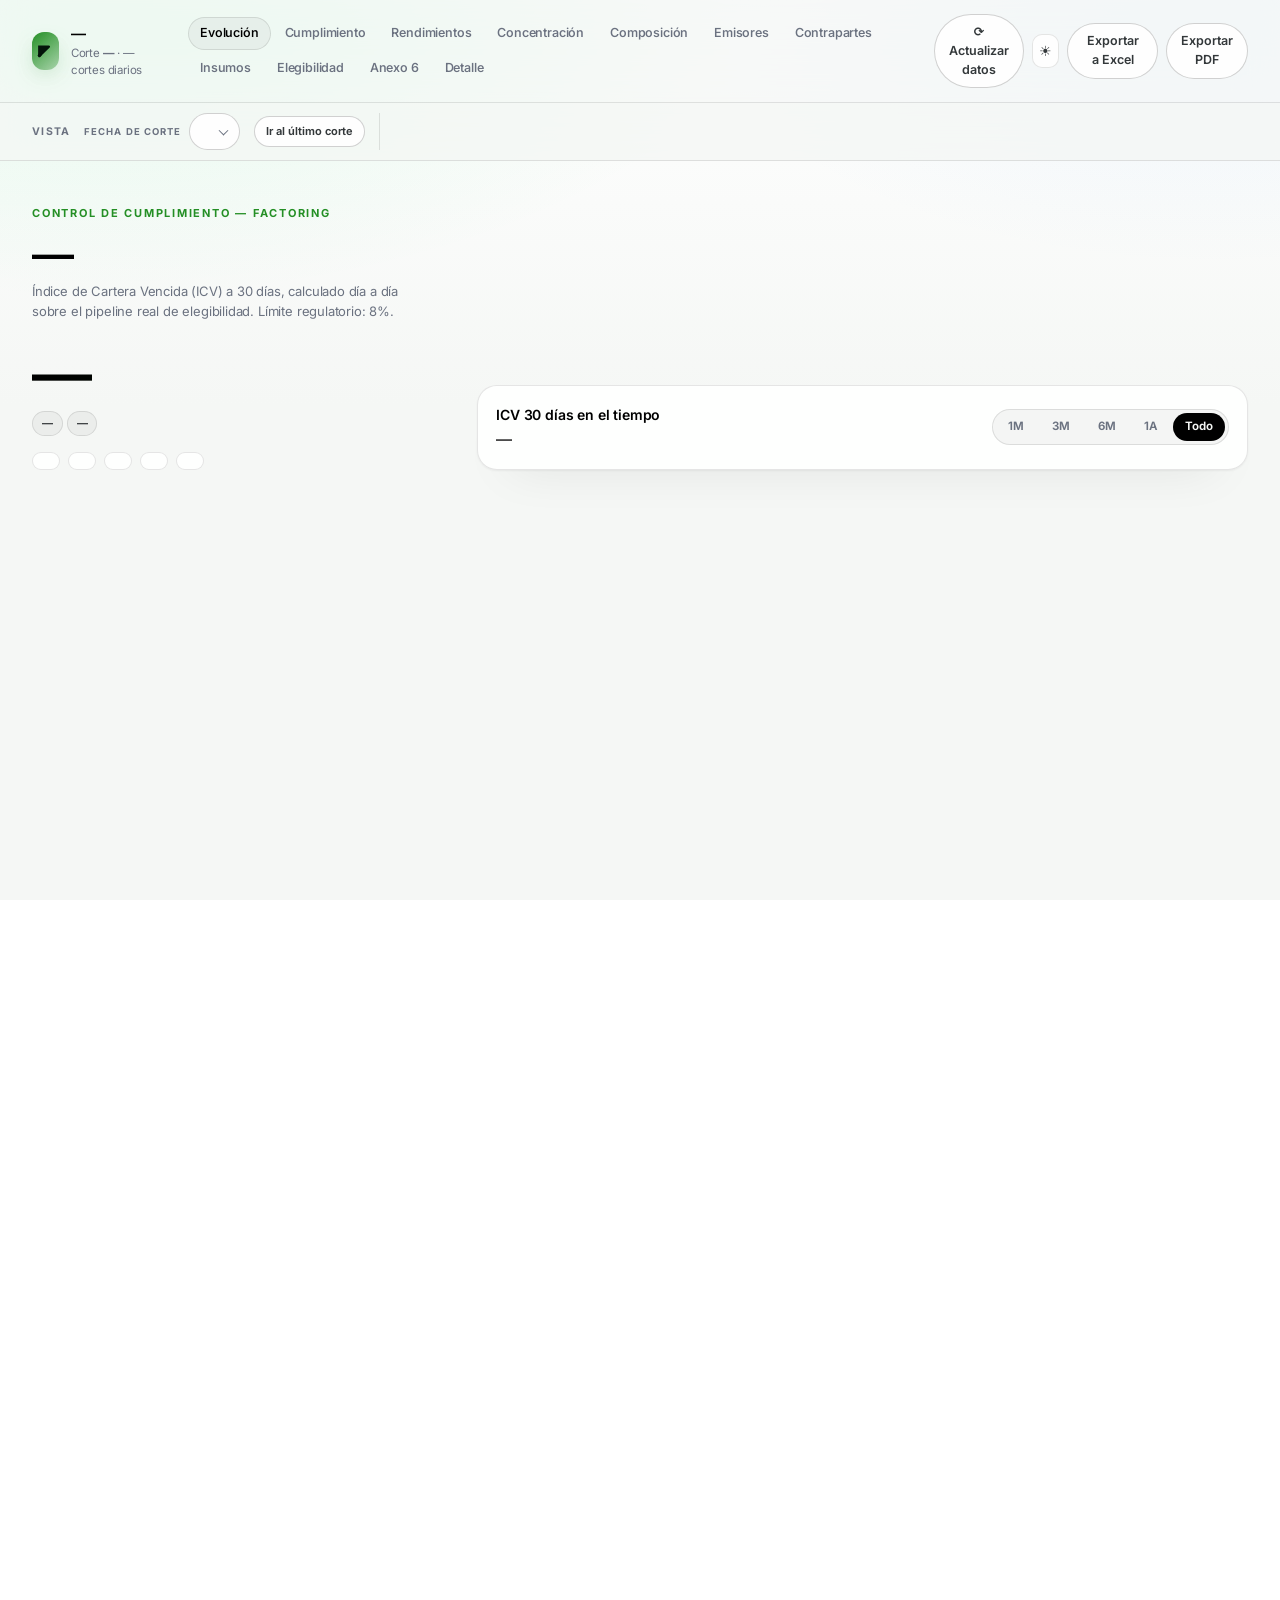
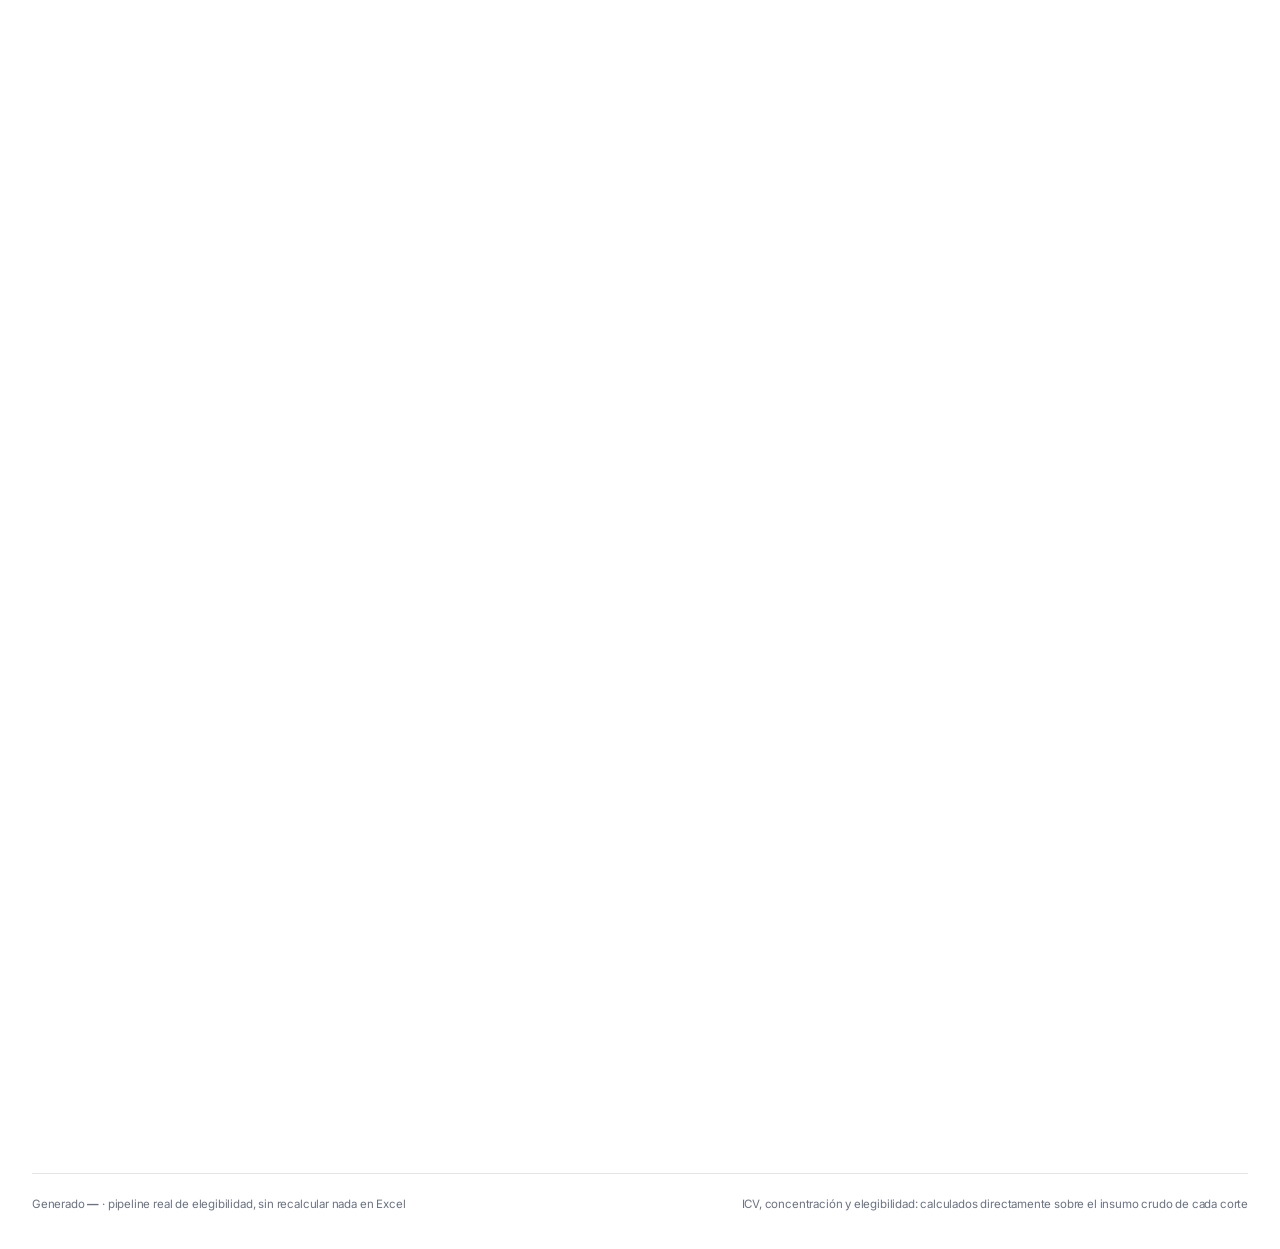
<file: inverlink/plantilla.html>
<!doctype html>
<html lang="es" data-theme="light">
<head>
<meta charset="UTF-8">
<meta name="viewport" content="width=device-width, initial-scale=1">
<title>@@NOMBRE_FONDO@@ — Cumplimiento de Factoring</title>
<meta name="description" content="Monitoreo diario del control de cumplimiento de @@NOMBRE_FONDO@@: ICV 30 días, concentración por deudor, elegibilidad de cartera y frescura de insumos.">
<link rel="preconnect" href="https://fonts.googleapis.com">
<link rel="preconnect" href="https://fonts.gstatic.com" crossorigin>
<link href="https://fonts.googleapis.com/css2?family=Inter:wght@400;500;600;700&display=swap" rel="stylesheet">
<style>
:root{
  --bg:#07090b; --bg-2:#0b0e11;
  --surface:rgba(255,255,255,.035); --surface-2:rgba(255,255,255,.06); --surface-3:rgba(255,255,255,.09);
  --ink:#f2f5f4; --ink-2:#a7b0b3; --ink-muted:#6d777c;
  --border:rgba(255,255,255,.08); --border-strong:rgba(255,255,255,.16);
  --brand:#4dba15; --brand-2:#61d012; --brand-dim:rgba(77,186,21,.16);
  --blue:#40cb6b; --violet:#0a7e2e; --amber:#f5b544; --rose:#ff6b8a; --teal:#61d012;
  --good:#2fd67e; --bad:#ff6b6b;
  --grid:rgba(255,255,255,.06); --axis:rgba(255,255,255,.22);
  --radius:20px; --radius-sm:12px;
  --font:"Inter","Inter Tight",-apple-system,system-ui,"Segoe UI",sans-serif;
  --mono:"JetBrains Mono",ui-monospace,SFMono-Regular,Menlo,monospace;
  --ease:cubic-bezier(.16,1,.3,1);
  --shadow:0 1px 0 rgba(255,255,255,.05) inset, 0 30px 60px -40px rgba(0,0,0,.9);
}
html[data-theme="light"]{
  --bg:#f5f7f5; --bg-2:#ffffff;
  --surface:rgba(255,255,255,.9); --surface-2:rgba(0,0,0,.04); --surface-3:rgba(0,0,0,.07);
  --ink:#000000; --ink-2:#33383a; --ink-muted:#6b7280;
  --border:rgba(0,0,0,.1); --border-strong:rgba(0,0,0,.18);
  --brand:#248f25; --brand-2:#4dba15; --brand-dim:rgba(36,143,37,.12);
  --blue:#40cb6b; --violet:#0a7e2e; --amber:#c9871a; --rose:#d1436a; --teal:#4dba15;
  --good:#0f9d52; --bad:#d33b3b;
  --grid:rgba(0,0,0,.08); --axis:rgba(0,0,0,.3);
  --shadow:0 1px 2px rgba(0,0,0,.05), 0 24px 50px -34px rgba(0,0,0,.18);
}
*{box-sizing:border-box}
html{scroll-behavior:smooth}
body{
  margin:0; color:var(--ink); font-family:var(--font); line-height:1.5;
  -webkit-font-smoothing:antialiased; letter-spacing:-.011em;
  background:
    radial-gradient(1100px 600px at 8% -10%, rgba(0,224,90,.13), transparent 65%),
    radial-gradient(900px 500px at 95% -5%, rgba(90,166,255,.10), transparent 62%),
    linear-gradient(180deg,var(--bg-2),var(--bg) 45%);
  background-attachment:fixed; min-height:100vh;
}
::selection{background:var(--brand-dim); color:var(--ink)}
.wrap{max-width:100%;margin:0 auto;padding:0 32px}
.num{font-variant-numeric:tabular-nums;letter-spacing:-.03em}
.up{color:var(--good)} .down{color:var(--bad)}
.actualizar-wrap{position:relative}
.btn-actualizar .ic-actualizar{display:inline-block}
.btn-actualizar.corriendo .ic-actualizar{animation:girar-actualizar 1s linear infinite}
@keyframes girar-actualizar{from{transform:rotate(0deg)}to{transform:rotate(360deg)}}
.btn-actualizar:disabled{cursor:default;opacity:.75}
.actualizar-estado{position:absolute;top:100%;right:0;margin-top:6px;font-size:11.5px;color:var(--ink-muted);
  max-width:280px;text-align:right;line-height:1.4;display:none;z-index:60}
.actualizar-estado.visible{display:block}
.actualizar-estado.ok{color:var(--good)}
.actualizar-estado.error{color:var(--bad)}
.actualizar-log{display:none;position:absolute;top:100%;right:0;margin-top:34px;width:380px;max-width:90vw;max-height:220px;
  overflow-y:auto;background:var(--bg-2);border:1px solid var(--border);border-radius:10px;padding:8px 10px;
  font-family:ui-monospace,Consolas,monospace;font-size:11px;line-height:1.5;color:var(--ink-2);
  text-align:left;white-space:pre-wrap;word-break:break-word;z-index:60}
.actualizar-log.visible{display:block}

/* topbar */
.topbar{position:sticky;top:0;z-index:50;backdrop-filter:saturate(160%) blur(20px);
  background:color-mix(in srgb,var(--bg) 68%,transparent);border-bottom:1px solid var(--border)}
.topbar-in{display:flex;align-items:center;justify-content:space-between;gap:20px;padding:14px 32px;max-width:100%;margin:0 auto}
.brand{display:flex;align-items:center;gap:12px;min-width:0}
.brand-mark{width:38px;height:38px;border-radius:12px;display:grid;place-items:center;
  background:linear-gradient(140deg,var(--brand),color-mix(in srgb,var(--brand) 35%,transparent));
  box-shadow:0 8px 24px -10px var(--brand)}
.brand h1{font-size:15px;margin:0;font-weight:600;white-space:nowrap;overflow:hidden;text-overflow:ellipsis}
.brand p{margin:0;font-size:11.5px;color:var(--ink-muted)}
.topnav{display:flex;gap:2px;flex-wrap:wrap}
.topnav a{font-size:12.5px;font-weight:550;color:var(--ink-muted);text-decoration:none;padding:7px 12px;border-radius:999px;transition:.2s}
.topnav a:hover{color:var(--ink);background:var(--surface-2)}
.topnav a.on{color:var(--ink);background:var(--surface-2);box-shadow:inset 0 0 0 1px var(--border)}
.actions{display:flex;gap:8px;align-items:center}
.icon-btn{width:34px;height:34px;display:grid;place-items:center;border-radius:10px;cursor:pointer;
  border:1px solid var(--border);background:var(--surface);color:var(--ink-2);font-size:14px;transition:.2s var(--ease)}
.icon-btn:hover{color:var(--ink);background:var(--surface-2);transform:translateY(-1px)}
.ghost-btn{font:inherit;font-size:12.5px;font-weight:600;padding:8px 14px;border-radius:999px;cursor:pointer;
  border:1px solid var(--border-strong);background:var(--surface);color:var(--ink-2);transition:.2s var(--ease)}
.ghost-btn:hover{color:var(--ink);background:var(--surface-2)}
:focus-visible{outline:2px solid var(--brand);outline-offset:2px}

/* hero */
.hero{padding:44px 0 26px;display:grid;grid-template-columns:minmax(280px,.85fr) 1.6fr;gap:36px;align-items:end}
.eyebrow{font-size:11px;text-transform:uppercase;letter-spacing:.16em;color:var(--brand);font-weight:700;margin:0 0 10px}
.hero h2{font-size:clamp(28px,3.4vw,42px);line-height:1.06;margin:0 0 6px;font-weight:600;letter-spacing:-.035em}
.hero .sub{color:var(--ink-muted);font-size:13px;margin:0 0 22px;max-width:46ch}
.big-value{font-size:clamp(38px,5vw,60px);font-weight:600;letter-spacing:-.04em;line-height:1;
  background:linear-gradient(160deg,var(--ink),color-mix(in srgb,var(--ink) 55%,var(--brand)));
  -webkit-background-clip:text;background-clip:text;color:transparent}
.deltas{display:flex;gap:8px;flex-wrap:wrap;margin-top:16px}
.chip-delta{display:flex;flex-direction:column;gap:1px;padding:8px 13px;border-radius:12px;
  background:var(--surface);border:1px solid var(--border);font-size:13px;font-weight:650}
.chip-delta span{font-size:10px;font-weight:600;letter-spacing:.09em;text-transform:uppercase;color:var(--ink-muted)}
.hero-chart{background:var(--surface);border:1px solid var(--border);border-radius:var(--radius);padding:18px 18px 8px;box-shadow:var(--shadow)}
.hero-chart{position:relative}
.btn-copiar-img{position:absolute;top:14px;right:14px;width:30px;height:30px;border-radius:8px;
  border:1px solid var(--border);background:var(--surface-2);color:var(--ink-muted);cursor:pointer;
  font-size:15px;line-height:1;opacity:0;transition:.2s;z-index:5}
article.card:hover .btn-copiar-img,.hero-chart:hover .btn-copiar-img{opacity:1}
.btn-copiar-img:hover{color:var(--ink);background:var(--surface);transform:translateY(-1px)}
.btn-copiar-img:disabled{opacity:1;cursor:default}
.menu-copia-img{position:absolute;top:48px;right:14px;z-index:6;display:flex;flex-direction:column;gap:2px;
  background:var(--bg-2);border:1px solid var(--border);border-radius:10px;padding:6px;box-shadow:var(--shadow);
  min-width:200px}
.menu-copia-img button{font:inherit;font-size:12.5px;text-align:left;padding:7px 10px;border:0;border-radius:7px;
  background:transparent;color:var(--ink);cursor:pointer}
.menu-copia-img button:hover{background:var(--surface-2)}

/* cards / grid */
section{scroll-margin-top:86px}
.sec-head{display:flex;align-items:baseline;justify-content:space-between;gap:16px;flex-wrap:wrap;margin:52px 0 16px}
.sec-head h3{font-size:19px;margin:0;font-weight:600;letter-spacing:-.025em}
.sec-head p{margin:4px 0 0;font-size:12.5px;color:var(--ink-muted);max-width:80ch}
.grid{display:grid;gap:16px}
.g-4{grid-template-columns:repeat(4,1fr)}
.g-3{grid-template-columns:repeat(3,1fr)}
.g-2{grid-template-columns:repeat(2,1fr)}
.g-62{grid-template-columns:1.55fr 1fr;align-items:start}
.g-26{grid-template-columns:1fr 1.55fr;align-items:start}
.card{background:var(--surface);border:1px solid var(--border);border-radius:var(--radius);padding:20px 22px;
  box-shadow:var(--shadow);position:relative;overflow:hidden;transition:border-color .3s,transform .3s var(--ease)}
.card:hover{border-color:var(--border-strong)}
.card h4{margin:0 0 2px;font-size:14px;font-weight:600}
.card .hint{margin:0 0 14px;font-size:11.5px;color:var(--ink-muted)}
.stat{display:flex;flex-direction:column;gap:6px;padding:18px 20px}
.stat .lbl{font-size:10.5px;letter-spacing:.1em;text-transform:uppercase;color:var(--ink-muted);font-weight:650}
.stat .val{font-size:26px;font-weight:600;letter-spacing:-.035em;line-height:1.1}
.stat .foot{font-size:11.5px;color:var(--ink-muted)}
.stat::after{content:"";position:absolute;left:0;top:0;height:100%;width:2px;background:linear-gradient(180deg,var(--brand),transparent)}
.pill{display:inline-flex;align-items:center;gap:5px;font-size:11px;font-weight:650;padding:3px 9px;border-radius:999px;
  background:var(--surface-2);color:var(--ink-2);border:1px solid var(--border)}
.pill.good{color:var(--good);background:color-mix(in srgb,var(--good) 12%,transparent);border-color:color-mix(in srgb,var(--good) 26%,transparent)}
.pill.bad{color:var(--bad);background:color-mix(in srgb,var(--bad) 12%,transparent);border-color:color-mix(in srgb,var(--bad) 26%,transparent)}
.pill.warn{color:var(--amber);background:color-mix(in srgb,var(--amber) 14%,transparent);border-color:color-mix(in srgb,var(--amber) 28%,transparent)}
.range-chips{display:flex;gap:4px;background:var(--surface-2);padding:3px;border-radius:999px;border:1px solid var(--border)}
.range-chips button{font:inherit;font-size:11.5px;font-weight:650;border:0;background:transparent;color:var(--ink-muted);
  padding:5px 12px;border-radius:999px;cursor:pointer;transition:.2s}
.range-chips button.on{background:var(--ink);color:var(--bg);}
.range-chips button:hover:not(.on){color:var(--ink)}

/* charts */
.chart-host{width:100%;position:relative}
.chart-host svg{display:block;width:100%;height:auto;overflow:visible}
.chart-line{fill:none;stroke-width:2;stroke-linejoin:round;stroke-linecap:round}
.gridline{stroke:var(--grid);stroke-width:1}
.axis-txt{fill:var(--ink-muted);font-size:10.5px;font-family:var(--font)}
.crosshair{stroke:var(--axis);stroke-width:1;stroke-dasharray:3 4}
.refline{stroke:var(--amber);stroke-width:1.3;stroke-dasharray:2 5;opacity:.75}
.tip{position:fixed;z-index:99;pointer-events:none;display:none;padding:10px 12px;border-radius:12px;font-size:12px;line-height:1.65;
  background:color-mix(in srgb,var(--bg-2) 88%,transparent);backdrop-filter:blur(16px);
  border:1px solid var(--border-strong);box-shadow:0 24px 50px -22px rgba(0,0,0,.8);white-space:nowrap}
.tip b{font-weight:650}
.legend{display:flex;gap:16px;flex-wrap:wrap;font-size:11.5px;color:var(--ink-2);margin-top:12px}
.legend .it{display:flex;align-items:center;gap:6px}
.sw{width:9px;height:9px;border-radius:3px}

/* bars */
.bars{display:flex;flex-direction:column;gap:9px}
.bar-row{display:grid;grid-template-columns:1fr auto;gap:4px 10px}
.bar-row .k{font-size:12px;color:var(--ink-2);font-weight:550;overflow:hidden;text-overflow:ellipsis;white-space:nowrap}
.bar-row .v{font-size:11.5px;color:var(--ink-muted);font-variant-numeric:tabular-nums}
.bar-track{grid-column:1/-1;height:8px;border-radius:999px;background:var(--surface-2);overflow:hidden}
.bar-fill{height:100%;border-radius:999px;transition:width .8s var(--ease)}

/* donut legend */
.donut-wrap{display:flex;align-items:center;gap:22px;flex-wrap:wrap}
.donut-list{flex:1;min-width:200px;display:flex;flex-direction:column;gap:10px}
.donut-item{display:flex;align-items:center;gap:10px;font-size:12.5px}
.donut-item .k{flex:1;color:var(--ink-2);overflow:hidden;text-overflow:ellipsis;white-space:nowrap}
.donut-item .p{font-weight:650;font-variant-numeric:tabular-nums}

/* table */
.tbl-tools{display:flex;gap:8px;align-items:center;flex-wrap:wrap}
.search{font:inherit;font-size:12.5px;border:1px solid var(--border-strong);background:var(--surface-2);color:var(--ink);
  border-radius:999px;padding:8px 15px;min-width:250px}
.search::placeholder{color:var(--ink-muted)}
.search:focus{outline:none;border-color:var(--brand);box-shadow:0 0 0 3px var(--brand-dim)}
.tbl-scroll{overflow:auto;max-height:460px;margin-top:14px;border-radius:var(--radius-sm)}
table{width:100%;border-collapse:collapse;font-size:12.5px}
thead th{position:sticky;top:0;z-index:1;background:color-mix(in srgb,var(--bg-2) 94%,transparent);backdrop-filter:blur(8px);
  font-size:10.5px;letter-spacing:.08em;text-transform:uppercase;color:var(--ink-muted);font-weight:700;text-align:right;padding:10px 12px;
  border-bottom:1px solid var(--border)}
tbody td{padding:11px 12px;text-align:right;border-bottom:1px solid var(--border);font-variant-numeric:tabular-nums;color:var(--ink-2)}
tbody tr:hover td{background:var(--surface-2);color:var(--ink)}
th:first-child,td:first-child{text-align:left}
td.strong{color:var(--ink);font-weight:600}
.tag{display:inline-block;font-size:10.5px;font-weight:650;padding:2px 8px;border-radius:999px;background:var(--surface-2);border:1px solid var(--border);color:var(--ink-2)}
.mini-bar{display:inline-block;vertical-align:middle;width:70px;height:6px;border-radius:999px;background:var(--surface-2);overflow:hidden;margin-right:8px}
.mini-bar i{display:block;height:100%;border-radius:999px;background:var(--brand)}
.hide{display:none !important}

/* heatmap */
.heat{display:grid;gap:4px;font-size:10.5px;overflow-x:auto}
.heat-cell{aspect-ratio:1.9;border-radius:7px;display:grid;place-items:center;font-weight:650;font-variant-numeric:tabular-nums;
  color:var(--ink);cursor:default;transition:transform .18s var(--ease)}
.heat-cell:hover{transform:scale(1.06)}
.heat-lbl{display:grid;place-items:center;color:var(--ink-muted);font-weight:650}

/* timeline */
.tl{display:flex;flex-direction:column;gap:0;max-height:380px;overflow:auto;padding-right:6px}
.tl-item{display:grid;grid-template-columns:74px 22px 1fr;gap:10px;align-items:start;padding:9px 0}
.tl-date{font-size:11.5px;color:var(--ink-muted);font-variant-numeric:tabular-nums;padding-top:2px}
.tl-dot{position:relative;display:grid;place-items:center;height:100%}
.tl-dot i{width:9px;height:9px;border-radius:50%;margin-top:5px;z-index:1}
.tl-dot::before{content:"";position:absolute;top:0;bottom:-9px;width:1px;background:var(--border)}
.tl-body{font-size:12.5px;color:var(--ink-2)}
.tl-body b{color:var(--ink);font-weight:600}

/* ===== composicion de cartera / emisores / contrapartes ===== */
/* leyenda clickeable compartida por los graficos apilados y de lineas */
.leg{display:flex;gap:14px;flex-wrap:wrap;margin:10px 0 0}
.leg-item{display:inline-flex;align-items:center;gap:7px;font-size:11.5px;color:var(--ink-2);
  cursor:pointer;user-select:none;padding:3px 8px;border-radius:999px;border:1px solid transparent;transition:.18s var(--ease)}
.leg-item:hover{background:var(--surface-2)}
.leg-item.off{opacity:.38}
.leg-item .sw{width:10px;height:10px;border-radius:3px;flex:0 0 auto}
.leg-item .lv{font-variant-numeric:tabular-nums;color:var(--ink-muted)}

/* barra "uso vs limite" (bullet): la barra es el uso, la marca vertical el cupo */
.blt{display:flex;flex-direction:column;gap:11px}
.blt-row{display:grid;grid-template-columns:1fr auto;gap:4px 10px;cursor:default}
.blt-row .k{font-size:12px;color:var(--ink-2);font-weight:550;overflow:hidden;text-overflow:ellipsis;white-space:nowrap}
.blt-row .v{font-size:11.5px;color:var(--ink-muted);font-variant-numeric:tabular-nums}
.blt-track{grid-column:1/-1;position:relative;height:11px;border-radius:999px;background:var(--surface-2);overflow:visible}
.blt-fill{position:absolute;left:0;top:0;height:100%;border-radius:999px;transition:width .8s var(--ease)}
.blt-mark{position:absolute;top:-3px;width:2px;height:17px;border-radius:2px;background:var(--ink);opacity:.75}
.blt-row:hover .blt-fill{filter:brightness(1.12)}

/* matriz de presencia de emisores (mes x emisor) */
.pmx{display:grid;gap:3px;font-size:10px;overflow-x:auto;padding-bottom:4px}
.pmx-lbl{display:flex;align-items:center;color:var(--ink-muted);font-weight:600;font-size:11px;
  overflow:hidden;text-overflow:ellipsis;white-space:nowrap;padding-right:8px}
.pmx-cell{height:17px;border-radius:4px;background:var(--surface-2);cursor:default;transition:transform .16s var(--ease)}
.pmx-cell:hover{transform:scaleY(1.35);z-index:2}
.pmx-head{color:var(--ink-muted);font-weight:650;font-size:9.5px;text-align:center;letter-spacing:.04em}

/* barra de filtros de contrapartes */
.filtros{display:flex;gap:10px;flex-wrap:wrap;align-items:flex-end;margin-bottom:4px}
.filtro{display:flex;flex-direction:column;gap:4px}
.filtro label{font-size:9.5px;letter-spacing:.1em;text-transform:uppercase;color:var(--ink-muted);font-weight:650}
.filtro select,.filtro input{font:inherit;font-size:12px;border:1px solid var(--border-strong);background:var(--surface-2);
  color:var(--ink);border-radius:10px;padding:7px 10px;min-width:132px}
.filtro select:focus,.filtro input:focus{outline:none;border-color:var(--brand);box-shadow:0 0 0 3px var(--brand-dim)}
.toggles{display:flex;gap:5px;flex-wrap:wrap}
.tg{font:inherit;font-size:11.5px;font-weight:650;border:1px solid var(--border-strong);background:var(--surface-2);
  color:var(--ink-muted);border-radius:999px;padding:6px 12px;cursor:pointer;transition:.18s var(--ease)}
.tg:hover{color:var(--ink)}
.tg.on{background:var(--brand);border-color:var(--brand);color:#05230a}
.filtro-resumen{font-size:11.5px;color:var(--ink-muted);margin:12px 0 0}
.filtro-resumen b{color:var(--ink)}

/* tabla ordenable + fila expandible */
th.sortable{cursor:pointer;user-select:none;white-space:nowrap}
th.sortable:hover{color:var(--ink)}
th.sortable::after{content:"↕";opacity:.32;margin-left:5px;font-size:10px}
th.sortable.asc::after{content:"↑";opacity:1}
th.sortable.desc::after{content:"↓";opacity:1}
tr.expandible{cursor:pointer}
tr.expandible:hover td{background:var(--surface-2)}
tr.detalle-fila>td{background:var(--surface);padding:0}
.detalle-box{padding:14px 18px;border-left:2px solid var(--brand)}
.detalle-box .dg{display:grid;grid-template-columns:repeat(auto-fit,minmax(150px,1fr));gap:12px 20px;margin-bottom:12px}
.detalle-box .dg div span{display:block;font-size:9.5px;letter-spacing:.09em;text-transform:uppercase;color:var(--ink-muted);font-weight:650}
.detalle-box .dg div b{font-size:13px;font-weight:600;font-variant-numeric:tabular-nums}
.mini-tbl{font-size:11.5px;width:100%;border-collapse:collapse}
.mini-tbl th{text-align:right;padding:5px 8px;color:var(--ink-muted);font-size:9.5px;
  letter-spacing:.08em;text-transform:uppercase;border-bottom:1px solid var(--border)}
.mini-tbl td{text-align:right;padding:5px 8px;border-bottom:1px solid var(--border);font-variant-numeric:tabular-nums}
.mini-tbl th:first-child,.mini-tbl td:first-child{text-align:left}
.tag{display:inline-block;font-size:10px;font-weight:650;padding:2px 7px;border-radius:6px;
  background:var(--surface-3);color:var(--ink-2);border:1px solid var(--border)}

.note{font-size:12px;color:var(--ink-muted);background:var(--surface);border:1px solid var(--border);
  border-left:2px solid var(--brand);border-radius:var(--radius-sm);padding:12px 16px;margin-top:12px}
footer{margin:64px 0 40px;padding-top:22px;border-top:1px solid var(--border);font-size:11.5px;color:var(--ink-muted);
  display:flex;justify-content:space-between;gap:16px;flex-wrap:wrap}

.reveal{opacity:0;transform:translateY(14px)}
.reveal.in{opacity:1;transform:none;transition:opacity .6s var(--ease),transform .6s var(--ease)}
@media (prefers-reduced-motion:reduce){.reveal{opacity:1;transform:none} html{scroll-behavior:auto}}

@media (max-width:1080px){
  .hero{grid-template-columns:1fr;gap:24px}
  .g-4{grid-template-columns:repeat(2,1fr)} .g-3{grid-template-columns:1fr}
  .g-62,.g-26,.g-2{grid-template-columns:1fr}
  .topnav{display:none}
}
@media (max-width:640px){
  .wrap,.topbar-in{padding-left:16px;padding-right:16px}
  .g-4{grid-template-columns:1fr}
  .card{padding:16px 16px;border-radius:16px}
}

/* ==========================================================================
   PATRÓN UX 2026 — bloque COMÚN a los 6 dashboards de "Datos de Portafolios".
   Ver Controles/General/PATRON_UX_2026.md. No define NINGÚN color literal:
   todo sale de las variables que este dashboard ya tenía, así que no toca la
   paleta.

   OJO: nunca escribir el tag literal de cierre de style dentro de un
   comentario CSS — el parser HTML no entiende comentarios CSS y cortaría el
   bloque de estilos ahí mismo, rompiendo el markup que sigue.

   DIFERENCIA DELIBERADA CON EL KIT: la sección 5 del kit (matriz de
   presencia) está reescrita como <table>. Acá la matriz emisor×mes ya existía
   como CSS grid (.pmx/.pmx-cell/.pmx-lbl/.pmx-head, más arriba) con escala en
   raíz cuadrada y color-mix sobre --brand, y es la implementación validada;
   así que de la sección 5 sólo se toma la LEYENDA (.pmx-leyenda/.pmx-escala),
   que era lo único que le faltaba para el look común. Pegar el .pmx del kit
   tal cual habría sobreescrito el display:grid y roto la matriz.
   ========================================================================== */

/* ---------- 1. barra de filtros global (sticky, debajo del topbar) ---------- */
.barra-filtros{position:sticky;top:67px;z-index:45;display:flex;align-items:center;gap:14px;flex-wrap:wrap;
  padding:10px 32px;background:color-mix(in srgb,var(--bg) 82%,transparent);
  backdrop-filter:saturate(160%) blur(18px);border-bottom:1px solid var(--border)}
.barra-filtros .bf-tit{font-size:10.5px;letter-spacing:.12em;text-transform:uppercase;color:var(--ink-muted);font-weight:700}
.barra-filtros .bf-sep{width:1px;align-self:stretch;background:var(--border)}
.barra-filtros .bf-nota{font-size:11.5px;color:var(--ink-muted);max-width:70ch}
@media (max-width:900px){.barra-filtros{padding-left:16px;padding-right:16px;top:60px}}

/* ---------- 2. controles de filtro "bonitos" ---------- */
.filtro-ux{display:flex;flex-direction:column;gap:4px;min-width:0}
.filtro-ux>label{font-size:9.5px;letter-spacing:.11em;text-transform:uppercase;color:var(--ink-muted);font-weight:700;
  padding-left:2px}
.filtro-ux.horiz{flex-direction:row;align-items:center;gap:8px}
.filtro-ux.horiz>label{padding:0}

/* select moderno: el <select> nativo pero sin el look de sistema */
.sel-ux{position:relative;display:inline-flex;align-items:center}
.sel-ux::after{content:"";position:absolute;right:13px;top:50%;width:6px;height:6px;pointer-events:none;
  border-right:1.6px solid var(--ink-muted);border-bottom:1.6px solid var(--ink-muted);
  transform:translateY(-70%) rotate(45deg);transition:.2s}
.sel-ux:hover::after{border-color:var(--ink)}
.sel-ux>select{font:inherit;font-size:12.5px;font-weight:600;appearance:none;-webkit-appearance:none;
  border:1px solid var(--border-strong);background:var(--surface);color:var(--ink);
  border-radius:999px;padding:8px 34px 8px 15px;cursor:pointer;min-width:0;
  transition:.2s var(--ease);text-overflow:ellipsis}
.sel-ux>select:hover{background:var(--surface-2);border-color:var(--ink-muted)}
.sel-ux>select:focus{outline:none;border-color:var(--brand);box-shadow:0 0 0 3px var(--brand-dim)}
.sel-ux>select:disabled{opacity:.5;cursor:default}
.sel-ux.chico>select{font-size:11.5px;padding:6px 30px 6px 12px}

/* búsqueda con lupa */
.busca-ux{position:relative;display:inline-flex;align-items:center}
.busca-ux::before{content:"⌕";position:absolute;left:13px;font-size:15px;color:var(--ink-muted);pointer-events:none;line-height:1}
.busca-ux>input{font:inherit;font-size:12.5px;border:1px solid var(--border-strong);background:var(--surface);color:var(--ink);
  border-radius:999px;padding:8px 15px 8px 31px;min-width:240px;transition:.2s var(--ease)}
.busca-ux>input::placeholder{color:var(--ink-muted)}
.busca-ux>input:hover{background:var(--surface-2)}
.busca-ux>input:focus{outline:none;border-color:var(--brand);box-shadow:0 0 0 3px var(--brand-dim);background:var(--surface)}
.busca-ux>input::-webkit-search-cancel-button{filter:grayscale(1) opacity(.5)}

/* segmentado (mismo look que .range-chips que ya existía; alias para lo nuevo) */
.seg-ux{display:inline-flex;gap:3px;background:var(--surface-2);padding:3px;border-radius:999px;border:1px solid var(--border);
  flex-wrap:wrap}
.seg-ux>button{font:inherit;font-size:11.5px;font-weight:650;border:0;background:transparent;color:var(--ink-muted);
  padding:5px 12px;border-radius:999px;cursor:pointer;transition:.18s var(--ease);white-space:nowrap}
.seg-ux>button.on{background:var(--ink);color:var(--bg)}
.seg-ux>button:hover:not(.on){color:var(--ink)}
.seg-ux.mini>button{font-size:10.5px;padding:4px 9px}

/* chips de filtro activo, con "x" para quitarlo */
.chips-activos{display:flex;gap:6px;flex-wrap:wrap;align-items:center}
.chip-activo{display:inline-flex;align-items:center;gap:6px;font-size:11px;font-weight:650;padding:4px 6px 4px 10px;
  border-radius:999px;background:var(--brand-dim);color:var(--ink);border:1px solid color-mix(in srgb,var(--brand) 34%,transparent)}
.chip-activo>span{opacity:.72;font-weight:600}
.chip-activo>button{border:0;background:transparent;color:inherit;cursor:pointer;font-size:13px;line-height:1;
  padding:0 3px;border-radius:50%;opacity:.6}
.chip-activo>button:hover{opacity:1;background:color-mix(in srgb,var(--brand) 22%,transparent)}
.btn-limpiar-filtros{font:inherit;font-size:11px;font-weight:650;border:0;background:transparent;color:var(--ink-muted);
  cursor:pointer;text-decoration:underline;text-underline-offset:2px;padding:2px 4px}
.btn-limpiar-filtros:hover{color:var(--ink)}

/* ---------- 3. secciones desplegables (accordion) ---------- */
/* El wrapper .sec-body lo crea UX.acordeon() por JS: no hay que tocar el
   markup de las secciones que ya existen. */
section.acc>.sec-head{cursor:pointer;position:relative;padding-right:44px;border-radius:var(--radius-sm);
  transition:background .2s;margin-bottom:16px}
section.acc>.sec-head:hover{background:var(--surface-2)}
section.acc>.sec-head .acc-flecha{position:absolute;right:10px;top:6px;width:26px;height:26px;border-radius:8px;
  display:grid;place-items:center;border:1px solid var(--border);background:var(--surface);color:var(--ink-muted);
  font-size:11px;transition:.25s var(--ease);pointer-events:none}
section.acc>.sec-head:hover .acc-flecha{color:var(--ink);border-color:var(--border-strong)}
section.acc.cerrada>.sec-head .acc-flecha{transform:rotate(-90deg)}
section.acc>.sec-body{overflow:hidden}
section.acc.cerrada>.sec-body{display:none}
section.acc.cerrada>.sec-head{margin-bottom:0}
section.acc>.sec-head .acc-resumen{display:none;font-size:11.5px;color:var(--ink-muted);margin-top:6px}
section.acc.cerrada>.sec-head .acc-resumen{display:block}
.acc-global{display:inline-flex;gap:6px;align-items:center}

/* ---------- 4. tablas: orden, totales, herramientas ---------- */
th.sortable{cursor:pointer;user-select:none;white-space:nowrap;transition:color .18s}
th.sortable:hover{color:var(--ink)}
th.sortable::after{content:"↕";opacity:.3;margin-left:5px;font-size:10px}
th.sortable.asc::after{content:"↑";opacity:1;color:var(--brand)}
th.sortable.desc::after{content:"↓";opacity:1;color:var(--brand)}
tfoot.tot-ux td{position:sticky;bottom:0;background:color-mix(in srgb,var(--bg-2) 95%,transparent);
  backdrop-filter:blur(8px);border-top:1.5px solid var(--border-strong);border-bottom:0;
  font-weight:700;color:var(--ink);padding:10px 12px;font-size:12px}
tfoot.tot-ux td.lbl-tot{text-align:left;letter-spacing:.05em;text-transform:uppercase;font-size:10.5px;color:var(--ink-muted)}
.tbl-acciones{display:inline-flex;gap:6px;align-items:center}
.btn-tbl{font:inherit;font-size:11px;font-weight:650;padding:6px 11px;border-radius:999px;cursor:pointer;
  border:1px solid var(--border-strong);background:var(--surface);color:var(--ink-2);transition:.18s var(--ease);
  white-space:nowrap}
.btn-tbl:hover{color:var(--ink);background:var(--surface-2);transform:translateY(-1px)}
.btn-tbl.ok{color:var(--good);border-color:color-mix(in srgb,var(--good) 40%,transparent)}
.tbl-vacia{font-size:12px;color:var(--ink-muted);padding:18px 4px;text-align:center}

/* ---------- 5. leyenda de la matriz de presencia (ver nota de arriba) ---------- */
.pmx-leyenda{display:flex;gap:14px;align-items:center;flex-wrap:wrap;font-size:11px;color:var(--ink-muted);margin-top:12px}
.pmx-escala{display:inline-flex;gap:2px;align-items:center}
.pmx-escala i{width:15px;height:11px;border-radius:3px;display:inline-block}

/* ---------- 6. contexto de numerales ---------- */
.num-ctx{display:inline-flex;align-items:center;gap:5px}
.badge-origen{display:inline-block;font-size:9.5px;font-weight:750;letter-spacing:.07em;text-transform:uppercase;
  padding:2px 7px;border-radius:999px;border:1px solid var(--border);background:var(--surface-2);color:var(--ink-muted);
  white-space:nowrap;vertical-align:middle}
.badge-origen.regulatorio{color:var(--blue);border-color:color-mix(in srgb,var(--blue) 34%,transparent);
  background:color-mix(in srgb,var(--blue) 11%,transparent)}
/* "reglamento" = Reglamento del Fideicomiso / contrato de administración: es
   un documento CONTRACTUAL, no una norma externa ("regulatorio") ni un
   control que se inventó el área ("interno"). */
.badge-origen.reglamento,.badge-origen.contractual{color:var(--violet);
  border-color:color-mix(in srgb,var(--violet) 34%,transparent);
  background:color-mix(in srgb,var(--violet) 11%,transparent)}
.badge-origen.interno{color:var(--amber);border-color:color-mix(in srgb,var(--amber) 34%,transparent);
  background:color-mix(in srgb,var(--amber) 11%,transparent)}
.badge-origen.informativo{opacity:.8}
.badge-origen.porconfirmar{border-style:dashed}
.ic-info{display:inline-grid;place-items:center;width:16px;height:16px;border-radius:50%;font-size:10px;
  border:1px solid var(--border-strong);color:var(--ink-muted);cursor:help;flex:none;line-height:1;
  background:var(--surface-2);vertical-align:middle}
.ic-info:hover,.ic-info:focus{color:var(--ink);border-color:var(--brand)}
.fila-numeral .num-nom{color:var(--ink);font-weight:600}
.fila-numeral .num-desc{display:block;font-size:11px;color:var(--ink-muted);margin-top:3px;
  max-width:62ch;white-space:normal;line-height:1.45}
.fila-numeral .num-fuente{display:block;font-size:10.5px;color:var(--ink-muted);margin-top:4px;opacity:.85}
.fila-numeral .num-fuente code{font-size:10px}

/* ---------- 7. avisos flotantes (copiado, exportado, ...) ---------- */
.aviso-ux{position:fixed;left:50%;bottom:28px;transform:translateX(-50%) translateY(14px);z-index:200;
  padding:10px 18px;border-radius:999px;font-size:12.5px;font-weight:600;
  background:var(--ink);color:var(--bg);box-shadow:0 20px 40px -18px rgba(0,0,0,.55);
  opacity:0;pointer-events:none;transition:.28s var(--ease)}
.aviso-ux.visible{opacity:1;transform:translateX(-50%)}

/* ---------- 8. estado "sin datos para este corte" ---------- */
.sin-corte{font-size:12.5px;color:var(--ink-muted);background:var(--surface);border:1px dashed var(--border-strong);
  border-radius:var(--radius-sm);padding:16px 18px;text-align:center}
.sin-corte.izq{text-align:left}
.sin-corte b{color:var(--ink-2)}

/* ==========================================================================
   9. IMPRESIÓN / PDF  — "que el PDF salga cuadrado"
   Se combina con UX.impresion(), que antes de imprimir fuerza tema claro,
   abre todos los acordeones y redibuja los SVG al ancho de página.
   ========================================================================== */
@media print{
  @page{size:A4 landscape;margin:11mm 9mm 13mm}

  /* nada de cromo de app en papel */
  .topbar,.barra-filtros,.actions,.topnav,.actualizar-wrap,.acc-flecha,
  .btn-copiar-img,.menu-copia-img,.tbl-acciones,.btn-tbl,.aviso-ux,
  .btn-limpiar-filtros,.seg-ux,.range-chips,.busca-ux,.tbl-tools,#btn-print,#btn-tema{display:none !important}

  html,body{background:#fff !important}
  body{background-image:none !important;min-height:0}
  .wrap{max-width:none !important;padding:0 !important}

  /* las animaciones de entrada dejan tarjetas invisibles en papel */
  .reveal,.reveal.in{opacity:1 !important;transform:none !important;transition:none !important}

  /* nada se parte por la mitad */
  .card,.hero-chart,article,.pmx,figure,tfoot{break-inside:avoid;page-break-inside:avoid}
  .sec-head{break-after:avoid;page-break-after:avoid;margin:16px 0 10px !important;padding-right:0 !important}
  section{break-inside:auto;scroll-margin-top:0}
  section.acc>.sec-body{display:block !important}
  h3,h4,h5{break-after:avoid;page-break-after:avoid}
  tr,.bar-row,.donut-item,.tl-item,.blt-row{break-inside:avoid;page-break-inside:avoid}
  thead{display:table-header-group}
  tfoot{display:table-footer-group}

  /* rejillas: en papel 4 columnas quedan ilegibles */
  .g-4{grid-template-columns:repeat(2,1fr) !important}
  .g-3,.g-2,.g-62,.g-26{grid-template-columns:1fr !important}
  .hero{grid-template-columns:1fr !important;gap:16px !important;padding:8px 0 14px !important}

  /* tablas y contenedores anchos: sin scroll interno, se dejan fluir */
  .tbl-scroll,.tl,.heat{max-height:none !important;overflow:visible !important}
  .pmx{overflow:hidden !important}
  thead th{position:static !important;backdrop-filter:none !important;background:#fff !important}
  tfoot.tot-ux td{position:static !important;backdrop-filter:none !important;background:#f4f4f4 !important}

  /* tinta: bordes de verdad, sin translúcidos que se pierden */
  .card,.hero-chart,.note,.sin-corte{box-shadow:none !important;border:1px solid #d5d5d5 !important;
    background:#fff !important;break-inside:avoid}
  .stat::after{background:#888 !important}
  .heat-cell,.bar-fill,.blt-fill,.pmx-cell{-webkit-print-color-adjust:exact;print-color-adjust:exact}
  *{-webkit-print-color-adjust:exact;print-color-adjust:exact}

  /* pie con la referencia del corte impreso (lo pone UX.impresion) */
  .pie-impresion{display:block !important;margin-top:18px;padding-top:8px;border-top:1px solid #ccc;
    font-size:9.5px;color:#555}
  footer{border-top:1px solid #ccc;font-size:9.5px;color:#555;margin:20px 0 0}
}
.pie-impresion{display:none}

/* clase que UX pone en html mientras se imprime */
html.imprimiendo .card:hover,html.imprimiendo .tl-item:hover{background:none}

</style>
</head>
<body>

<header class="topbar">
  <div class="topbar-in">
    <div class="brand">
      <span class="brand-mark">
        <svg width="18" height="15" viewBox="0 0 100 82" aria-hidden="true">
          <path d="M8 8 H72 a6 6 0 0 1 4.2 10.2 L22 72 a6 6 0 0 1 -10.2 -4.2 V8 Z" fill="#04140a"/>
          <circle cx="20" cy="62" r="10" fill="#04140a"/>
        </svg>
      </span>
      <div>
        <h1 id="f-nombre">—</h1>
        <p>Corte <b id="f-corte">—</b> · <span id="f-nfechas">—</span> cortes diarios</p>
      </div>
    </div>
    <nav class="topnav">
      <a href="#evolucion" class="on">Evolución</a>
      <a href="#cumplimiento">Cumplimiento</a>
      <a href="#rendimientos">Rendimientos</a>
      <a href="#concentracion">Concentración</a>
      <a href="#composicion">Composición</a>
      <a href="#emisores">Emisores</a>
      <a href="#contrapartes">Contrapartes</a>
      <a href="#insumos">Insumos</a>
      <a href="#elegibilidad">Elegibilidad</a>
      <a href="#anexo6">Anexo 6</a>
      <a href="#detalle">Detalle</a>
    </nav>
    <div class="actions">
      <div class="actualizar-wrap">
        <button class="ghost-btn btn-actualizar" id="btn-actualizar" title="Vuelve a leer los insumos de nuevo y reconstruye este dashboard">
          <span class="ic-actualizar">⟳</span> Actualizar datos
        </button>
        <div class="actualizar-estado" id="actualizar-estado"></div>
        <pre class="actualizar-log" id="actualizar-log"></pre>
      </div>
      <button class="icon-btn" id="btn-tema" title="Cambiar tema" aria-label="Cambiar tema">☀</button>
      <button class="ghost-btn" id="btn-excel"
        title="Descarga en Excel (CSV) todas las tablas del tablero — numerales, contrapartes y detalle de títulos — tal como se ven ahora: recortadas a la fecha de corte elegida, con los filtros aplicados y su fila de totales">Exportar a Excel</button>
      <button class="ghost-btn" id="btn-print">Exportar PDF</button>
    </div>
  </div>
</header>

<!-- ============================================================
     Barra de filtros global. El selector de fecha de corte gobierna TODO
     el tablero: las series se recortan a esa fecha ("visión al corte") y
     los agregados del portafolio, la rotación y el cumplimiento se rearman
     para ese día. El universo de cortes es el de api_cartera (foto diaria
     del portafolio); el ● marca los cortes en que además corrió el control
     de límites, que son los únicos con veredicto de numerales.
     ============================================================ -->
<div class="barra-filtros">
  <span class="bf-tit">Vista</span>
  <div class="filtro-ux horiz">
    <label for="select-corte-global">Fecha de corte</label>
    <span class="sel-ux"><select id="select-corte-global"></select></span>
  </div>
  <button class="btn-tbl" id="btn-corte-ultimo" type="button"
          title="Volver al corte más reciente disponible">Ir al último corte</button>
  <div class="bf-sep"></div>
  <span class="bf-nota" id="bf-nota"></span>
  <div style="margin-left:auto;display:flex;gap:10px;align-items:center" id="host-acordeon"></div>
</div>

<main class="wrap">

  <div class="hero">
    <div>
      <p class="eyebrow">Control de cumplimiento — Factoring</p>
      <h2 id="f-nombre2">—</h2>
      <p class="sub">Índice de Cartera Vencida (ICV) a 30 días, calculado día a día sobre el pipeline real de elegibilidad. Límite regulatorio: 8%.</p>
      <div class="big-value num" id="kpi-icv">—</div>
      <p class="sub" style="margin:8px 0 0"><span class="pill" id="kpi-conforme">—</span> <span class="pill" id="kpi-excesos-hoy">—</span></p>
      <div class="deltas">
        <div class="chip-delta" id="d-excesos"></div>
        <div class="chip-delta" id="d-conc"></div>
        <div class="chip-delta" id="d-cartera"></div>
        <div class="chip-delta" id="d-cecse"></div>
        <div class="chip-delta" id="d-icvprom"></div>
      </div>
    </div>
    <div class="hero-chart">
      <div style="display:flex;align-items:center;justify-content:space-between;gap:14px;flex-wrap:wrap;margin-bottom:10px">
        <div><h4 style="margin:0;font-size:14px;font-weight:600">ICV 30 días en el tiempo</h4>
        <p class="hint" style="margin:2px 0 0" id="f-rango">—</p></div>
        <div class="range-chips" id="chips-rango">
          <button>1M</button><button>3M</button><button>6M</button><button>1A</button><button class="on">Todo</button>
        </div>
      </div>
      <div class="chart-host" id="chart-principal"></div>
    </div>
  </div>

  <section id="evolucion">
    <div class="sec-head reveal">
      <div><h3>Pulso del ICV</h3><p>Indicadores calculados sobre toda la serie reconstruida de cortes diarios (numeral 6.1 — límite 8%).</p></div>
    </div>
    <div class="grid g-4">
      <article class="card stat reveal" id="s-icv-actual"><span class="lbl">ICV actual</span><span class="val num">—</span><span class="foot"></span></article>
      <article class="card stat reveal" id="s-icv-prom"><span class="lbl">ICV promedio histórico</span><span class="val num">—</span><span class="foot"></span></article>
      <article class="card stat reveal" id="s-icv-max"><span class="lbl">ICV máximo histórico</span><span class="val num">—</span><span class="foot"></span></article>
      <article class="card stat reveal" id="s-dias-historial"><span class="lbl">Cortes en el histórico</span><span class="val num">—</span><span class="foot"></span></article>
    </div>
  </section>

  <section id="cumplimiento">
    <div class="sec-head reveal"><div><h3>Cumplimiento de los 10 numerales del control</h3><p>Veredicto del control de límites hasta el corte <b id="f-corte-cumpl">—</b>: cuántos cortes salieron conformes, cuántos excesos hubo y qué exige cada numeral. <b>No se recalcula acá</b> — se muestra tal cual quedó registrado por el control, así que sólo hay veredicto para los cortes en que el control efectivamente corrió.</p></div></div>
    <div id="cumpl-sin-corrida" class="sin-corte izq" hidden></div>
    <div class="grid g-4">
      <article class="card stat reveal" id="s-conformes"><span class="lbl">Días conformes</span><span class="val num">—</span><span class="foot"></span></article>
      <article class="card stat reveal" id="s-racha"><span class="lbl">Racha actual</span><span class="val num">—</span><span class="foot"></span></article>
      <article class="card stat reveal" id="s-excesos-tot"><span class="lbl">Excesos acumulados</span><span class="val num">—</span><span class="foot"></span></article>
      <article class="card stat reveal" id="s-peor-excesos"><span class="lbl">Peor corte</span><span class="val num">—</span><span class="foot"></span></article>
    </div>
    <div class="grid g-62" style="margin-top:16px">
      <article class="card reveal"><h4>Calendario mensual de conformidad</h4><p class="hint">% de cortes conformes por mes (todos los numerales, no solo el ICV).</p><div id="heat-cumplimiento"></div></article>
      <article class="card reveal"><h4>Excesos por corte</h4><p class="hint">Número de límites incumplidos ese día.</p><div class="chart-host" id="chart-excesos"></div></article>
    </div>

    <!-- ============================================================
         Numeral por numeral: QUÉ exige y DE DÓNDE sale. El texto no se
         inventa: sale de out/resumen_limites.xlsx (lo que evalúa
         code/main.py) para el tope vigente, y de bib/"Deficinición de
         Límites.xlsx" para la obligación de fondo. Ojo: los numerales de
         Inverlink NO son los de Alianza ni los de los FIC inmobiliarios,
         aunque se numeren parecido.
         ============================================================ -->
    <article class="card reveal" style="margin-top:16px">
      <h4>Numeral por numeral: qué exige, de dónde sale y cómo va en el corte</h4>
      <p class="hint">Cada "numeral" es un límite que el fondo tiene que cumplir. La columna <b>Qué exige</b> lo dice en palabras y la etiqueta de color dice de dónde viene la obligación:
        <span class="badge-origen reglamento">contractual</span> reglamento del Fideicomiso / lineamientos de compra / póliza CESCE,
        <span class="badge-origen regulatorio">regulatorio</span> norma externa,
        <span class="badge-origen interno">interno</span> control que se puso el área de Riesgos,
        <span class="badge-origen porconfirmar">por confirmar</span> el propio documento de definición de límites lo deja pendiente.
        En Inverlink <b>ningún numeral está trazado a una norma externa</b> en los documentos del proyecto: los 10 salen del mandato, no de la regulación. Pasá el mouse por la <span class="ic-info">i</span> de cada fila para ver dónde está escrito.</p>
      <div class="tbl-scroll" style="max-height:none">
        <table data-nombre="Numerales del control" data-totales="no"><thead><tr>
          <th style="text-align:left" data-sort="no">Numeral</th>
          <th style="text-align:left">Qué exige (mandato)</th>
          <th style="text-align:left">Origen</th>
          <th style="text-align:left">Tope vigente evaluado</th>
          <th>Valor del corte</th>
          <th>Estado</th>
        </tr></thead>
        <tbody id="tbody-numerales"></tbody></table>
      </div>
      <div class="note" id="nota-numerales"></div>
    </article>
  </section>

  <section id="rendimientos">
    <div class="sec-head reveal">
      <div><h3>Rendimientos y volatilidad oficiales</h3>
      <p>Calculado sobre el valor diario del fondo que reporta oficialmente la Coordinación, no sobre la cartera de facturas reconstruida — es el número que debe coincidir con lo que se reporta hacia afuera.</p></div>
    </div>
    <div class="grid g-4">
      <article class="card stat reveal" id="s-rend-vol"><span class="lbl">Volatilidad anual</span><span class="val num">—</span><span class="foot">sobre el valor oficial del fondo</span></article>
      <article class="card stat reveal" id="s-rend-mtd"><span class="lbl">Rendimiento mes a la fecha</span><span class="val num">—</span><span class="foot"></span></article>
      <article class="card stat reveal" id="s-rend-3m"><span class="lbl">Rendimiento 3 meses</span><span class="val num">—</span><span class="foot"></span></article>
      <article class="card stat reveal" id="s-rend-6m"><span class="lbl">Rendimiento 6 meses</span><span class="val num">—</span><span class="foot"></span></article>
    </div>
    <div class="grid g-62" style="margin-top:16px">
      <article class="card reveal">
        <h4>Valor oficial del fondo, día a día</h4>
        <p class="hint">Serie oficial (<span id="f-rango-rend">—</span>). El retorno diario usado en volatilidad/rendimientos sale de esta serie.</p>
        <div class="chart-host" id="chart-rendimientos"></div>
      </article>
      <article class="card reveal">
        <h4>Qué tan lejos ha estado el fondo de su máximo</h4>
        <p class="hint">Caída acumulada frente al máximo oficial alcanzado hasta cada corte (0% = está en su punto más alto).</p>
        <div class="chart-host" id="chart-rendimientos-dd"></div>
      </article>
    </div>
    <div class="note" id="rend-nota-fallback" hidden></div>
  </section>

  <section id="concentracion">
    <div class="sec-head reveal"><div><h3>Concentración por deudor</h3><p>Participación del deudor más grande sobre el total de la cartera comprada (numeral 5.1 — límite 20%).</p></div></div>
    <div class="grid g-4">
      <article class="card stat reveal" id="s-conc-actual"><span class="lbl">Concentración más reciente</span><span class="val num">—</span><span class="foot"></span></article>
      <article class="card stat reveal" id="s-conc-max"><span class="lbl">Máxima histórica</span><span class="val num">—</span><span class="foot"></span></article>
      <article class="card stat reveal" id="s-conc-prom"><span class="lbl">Promedio histórico</span><span class="val num">—</span><span class="foot"></span></article>
      <article class="card stat reveal" id="s-conc-deudor"><span class="lbl">Deudor top-1 más recurrente</span><span class="val num">—</span><span class="foot"></span></article>
    </div>
    <div class="grid g-62" style="margin-top:16px">
      <article class="card reveal"><h4>Concentración máxima por deudor en el tiempo</h4><p class="hint">El % más alto que representa un solo deudor sobre el total, día a día.</p><div class="chart-host" id="chart-concentracion"></div></article>
      <article class="card reveal"><h4>Deudores del corte con detalle más reciente</h4><p class="hint" id="hint-donut-deudores">—</p><div id="donut-deudores"></div></article>
    </div>
  </section>

  <!-- ============================================================
       Composicion Factoring / Confirming. Sale de data/api_cartera
       (operationType), no del pipeline de elegibilidad: es "lo que
       efectivamente compone el portafolio", corte por corte.
       ============================================================ -->
  <section id="composicion">
    <div class="sec-head reveal">
      <div><h3>Composición del portafolio al corte: Factoring vs Confirming</h3>
      <p>Saldo de capital vigente por tipo de operación, reconstruido corte por corte desde <code>api_cartera</code> (campo <code>operationType</code>). <b id="c-ncortes">—</b> cortes entre <b id="c-rango">—</b>.</p></div>
      <div class="range-chips" id="chips-comp"><button>3M</button><button>6M</button><button>1A</button><button class="on">Todo</button></div>
    </div>
    <div class="grid g-4">
      <article class="card stat reveal" id="s-c-total"><span class="lbl">Saldo de capital</span><span class="val num">—</span><span class="foot"></span></article>
      <article class="card stat reveal" id="s-c-fact"><span class="lbl">Factoring</span><span class="val num">—</span><span class="foot"></span></article>
      <article class="card stat reveal" id="s-c-conf"><span class="lbl">Confirming</span><span class="val num">—</span><span class="foot"></span></article>
      <article class="card stat reveal" id="s-c-tasa"><span class="lbl">Tasa ponderada / plazo</span><span class="val num">—</span><span class="foot"></span></article>
    </div>
    <div class="grid g-62" style="margin-top:16px">
      <article class="card reveal">
        <div style="display:flex;align-items:flex-start;justify-content:space-between;gap:14px;flex-wrap:wrap">
          <div><h4>Evolución de la composición hasta el corte</h4><p class="hint">Saldo de capital apilado por tipo de operación. El modo <b>%</b> muestra la mezcla relativa, que es donde se ve el cambio estructural.</p></div>
          <div id="uni-comp"></div>
        </div>
        <div class="chart-host" id="chart-comp"></div>
        <div class="leg" id="leg-comp"></div>
      </article>
      <article class="card reveal"><h4>Mezcla del corte actual</h4><p class="hint" id="hint-donut-comp">—</p><div id="donut-comp"></div></article>
    </div>
    <div class="grid g-2" style="margin-top:16px">
      <article class="card reveal"><h4>Tasa ponderada por tipo de operación</h4><p class="hint">Tasa mensual del inversionista, ponderada por saldo de capital (sin ponderar mentiría: hay facturas de 700 mil y de mil millones en el mismo corte).</p><div class="chart-host" id="chart-tasa-clase"></div><div class="leg" id="leg-tasa"></div></article>
      <article class="card reveal"><h4>Número de títulos por tipo de operación</h4><p class="hint">Cuántas facturas componen cada bloque. El Confirming suele ser pocas operaciones muy grandes; el Factoring, muchas chicas.</p><div class="chart-host" id="chart-ntit-clase"></div><div class="leg" id="leg-ntit"></div></article>
    </div>
    <article class="card reveal" style="margin-top:16px">
      <h4>Uso contra los límites del control</h4>
      <p class="hint">Cada barra es el valor observado en el corte actual contra el límite del numeral correspondiente (la marca vertical). Los límites vienen del mandato del fondo, no de la data.</p>
      <div class="blt" id="blt-limites"></div>
      <div class="note" id="nota-limites"></div>
    </article>
    <article class="card reveal" style="margin-top:16px">
      <h4>Calidad de la fuente</h4>
      <p class="hint">Lo que hay que tener en cuenta al leer estas cifras, calculado sobre el histórico real — no es un descargo genérico.</p>
      <div id="calidad-cartera"></div>
    </article>
  </section>

  <!-- ============================================================
       Emisores y rotacion. A diferencia de la "rotacion de emisores"
       de los otros dashboards, esta se calcula sobre TODOS los
       emisores del corte (no sobre un top-N truncado) y separa
       emisor nuevo / reingreso / salida, que son cosas distintas.
       ============================================================ -->
  <section id="emisores">
    <div class="sec-head reveal">
      <div><h3>Emisores y rotación</h3>
      <p>Quién le vende la factura al fondo. La rotación compara cortes consecutivos sobre el universo completo de emisores y distingue tres eventos distintos: <b>emisor nuevo</b> (nunca antes visto), <b>reingreso</b> (ya había operado y volvió) y <b>salida</b> (se le amortizó todo el saldo).</p></div>
    </div>
    <div class="grid g-4">
      <article class="card stat reveal" id="s-e-activos"><span class="lbl">Emisores en el corte</span><span class="val num">—</span><span class="foot"></span></article>
      <article class="card stat reveal" id="s-e-hist"><span class="lbl">Emisores en toda la historia</span><span class="val num">—</span><span class="foot"></span></article>
      <article class="card stat reveal" id="s-e-nuevos"><span class="lbl">Nuevos / reingresos</span><span class="val num">—</span><span class="foot"></span></article>
      <article class="card stat reveal" id="s-e-conc"><span class="lbl">Concentración (HHI)</span><span class="val num">—</span><span class="foot"></span></article>
    </div>
    <article class="card reveal" style="margin-top:16px">
      <h4>Rotación mes a mes</h4>
      <p class="hint">Barras: eventos del mes (nuevos y reingresos hacia arriba, salidas hacia abajo). Línea: cuántos emisores había activos al cierre del mes. Un mes con muchas salidas y muchos reingresos NO es fuga de emisores: son facturas que vencieron y se volvieron a comprar.</p>
      <div class="chart-host" id="chart-rotacion"></div>
      <div class="leg" id="leg-rotacion"></div>
    </article>
    <article class="card reveal" style="margin-top:16px">
      <h4>Permanencia de cada emisor, mes a mes</h4>
      <p class="hint">Una fila por emisor (los <b id="e-npmx">—</b> más grandes por saldo actual), una columna por mes. La intensidad es el saldo de capital de ese emisor al cierre del mes; el gris significa que ese mes no tuvo saldo. Los huecos en medio de una fila son exactamente la rotación que la vista de arriba resume.</p>
      <div class="pmx" id="pmx-emisores"></div>
    </article>
    <div class="grid g-62" style="margin-top:16px">
      <article class="card reveal"><h4>Emisores por saldo — corte actual</h4><p class="hint">Top 15 por saldo de capital, con la mezcla Factoring/Confirming de cada uno.</p><div id="bars-emisores"></div></article>
      <article class="card reveal">
        <div style="display:flex;align-items:flex-start;justify-content:space-between;gap:10px;flex-wrap:wrap">
          <div><h4>Últimos movimientos</h4><p class="hint">Eventos más recientes, del universo completo.</p></div>
          <div class="range-chips" id="chips-rot"><button class="on">Todo</button><button>Nuevos</button><button>Reingresos</button><button>Salidas</button></div>
        </div>
        <div class="tl" id="tl-rotacion"></div>
      </article>
    </div>
  </section>

  <!-- ============================================================
       Contrapartes (deudores/pagadores) con filtros reales. Cruza la
       cartera del fondo con el Anexo 6 CECSE (cupo, sector) y con el
       control contrapartes_inverlink (ciudad/region, CIIU, ratios).
       ============================================================ -->
  <section id="contrapartes">
    <div class="sec-head reveal">
      <div><h3>Contrapartes: cupo, actividad y geografía</h3>
      <p>Los pagadores de las facturas — el riesgo de crédito real del fondo. Cruce por NIT de <code>api_cartera</code> + Anexo 6 CECSE (cupo y sector) + control <code>contrapartes_inverlink</code> (ubicación, CIIU, perfil). <b id="ct-cobertura">—</b></p></div>
    </div>
    <article class="card reveal">
      <div class="filtros">
        <div class="filtro"><label>Buscar</label><input type="search" id="ct-q" placeholder="Nombre o NIT..."></div>
        <div class="filtro"><label>Región</label><select id="ct-region"></select></div>
        <div class="filtro"><label>Actividad (CIIU)</label><select id="ct-seccion"></select></div>
        <div class="filtro"><label>Sector Anexo 6</label><select id="ct-sector"></select></div>
        <div class="filtro"><label>Operación</label>
          <div class="toggles" id="ct-clase"><button class="tg on" data-v="todo">Todas</button><button class="tg" data-v="f">Factoring</button><button class="tg" data-v="c">Confirming</button></div>
        </div>
        <div class="filtro"><label>Situación</label>
          <div class="toggles" id="ct-sit"><button class="tg on" data-v="todo">Todas</button><button class="tg" data-v="cartera">En cartera hoy</button><button class="tg" data-v="cupo">Con cupo</button><button class="tg" data-v="sincupo">Sin cupo</button><button class="tg" data-v="mora">Con mora ≥30d</button></div>
        </div>
      </div>
      <p class="filtro-resumen" id="ct-resumen">—</p>
    </article>
    <div class="grid g-4" style="margin-top:16px">
      <article class="card stat reveal" id="s-ct-n"><span class="lbl">Contrapartes filtradas</span><span class="val num">—</span><span class="foot"></span></article>
      <article class="card stat reveal" id="s-ct-saldo"><span class="lbl">Saldo de capital</span><span class="val num">—</span><span class="foot"></span></article>
      <article class="card stat reveal" id="s-ct-vol"><span class="lbl">Volumen histórico negociado</span><span class="val num">—</span><span class="foot"></span></article>
      <article class="card stat reveal" id="s-ct-cupo"><span class="lbl">Cupo asignado</span><span class="val num">—</span><span class="foot"></span></article>
    </div>
    <div class="grid g-2" style="margin-top:16px">
      <article class="card reveal"><h4>Concentración geográfica</h4><p class="hint">Saldo de capital por región del pagador (fuente: perfil EMIS del control de contrapartes). "(sin dato)" son contrapartes que EMIS no resolvió.</p><div id="bars-region"></div></article>
      <article class="card reveal"><h4>Actividad económica</h4><p class="hint">Saldo por sección CIIU del pagador — la letra del código CIIU real de la empresa, no la industria por afinidad de EMIS.</p><div id="bars-seccion"></div></article>
    </div>
    <div class="grid g-2" style="margin-top:16px">
      <article class="card reveal"><h4>Sector según Anexo 6 CECSE</h4><p class="hint">Clasificación gruesa del propio insumo de cupos (4 a 8 categorías), útil porque es la que usa la aseguradora.</p><div id="bars-sector"></div></article>
      <article class="card reveal">
        <div style="display:flex;align-items:flex-start;justify-content:space-between;gap:10px;flex-wrap:wrap">
          <div><h4 id="h-rank">Quién ha negociado más — volumen histórico</h4><p class="hint" id="hint-rank">—</p></div>
          <div class="range-chips" id="chips-rank"><button class="on">Volumen</button><button>Cupo</button><button>Saldo</button></div>
        </div>
        <div id="bars-volumen"></div>
      </article>
    </div>
    <article class="card reveal" style="margin-top:16px">
      <h4>Cupo asignado vs. uso</h4>
      <p class="hint" id="hint-cupo">—</p>
      <div class="blt" id="blt-cupos"></div>
    </article>
    <div class="sec-head reveal" style="margin-top:26px">
      <div><h4 style="font-size:15px;margin:0">Detalle por contraparte</h4><p class="hint" style="margin:2px 0 0">Clic en una fila para ver el perfil, los ratios y los títulos vigentes de esa contraparte. Clic en un encabezado para ordenar.</p></div>
    </div>
    <article class="card reveal" style="padding-top:8px">
      <div class="tbl-scroll" style="max-height:560px">
        <table><thead><tr>
          <th class="sortable" data-k="nombre">Contraparte</th>
          <th class="sortable" data-k="region">Región</th>
          <th class="sortable" data-k="seccion_desc">Actividad</th>
          <th class="sortable desc" data-k="cap">Saldo</th>
          <th class="sortable" data-k="cap_c">Confirming</th>
          <th class="sortable" data-k="vol">Vol. histórico</th>
          <th class="sortable" data-k="cupo">Cupo</th>
          <th class="sortable" data-k="saldo_pct">Saldo/cupo</th>
          <th class="sortable" data-k="tasa">Tasa</th>
          <th class="sortable" data-k="plazo">Plazo</th>
          <th class="sortable" data-k="n_tit">Títulos</th>
        </tr></thead>
        <tbody id="tbody-ct"></tbody></table>
      </div>
      <div class="note" id="nota-ct"></div>
    </article>
  </section>

  <section id="insumos">
    <div class="sec-head reveal"><div><h3>Frescura de insumos</h3><p>Estado del insumo de valoración más reciente y calendario histórico de llegada de los insumos de cartera y CECSE.</p></div></div>
    <div class="grid g-3" id="cards-insumos"></div>
    <article class="card reveal" style="margin-top:16px">
      <h4>Calendario mensual de llegada de insumos</h4>
      <p class="hint">% de días hábiles del mes en que el insumo estuvo presente. El Anexo 6 CECSE no necesita coincidir exacto día a día — en producción se usa el más reciente disponible hacia atrás, así que un hueco puntual no bloquea el proceso.</p>
      <div id="heat-insumos"></div>
    </article>
  </section>

  <section id="elegibilidad">
    <div class="sec-head reveal"><div><h3>Elegibilidad de cartera</h3><p>Desglose de títulos que incumplen cada criterio del control, en el corte con detalle más reciente.</p></div></div>
    <div class="grid g-4">
      <article class="card stat reveal" id="s-elig-titulos"><span class="lbl">Títulos evaluados</span><span class="val num">—</span><span class="foot"></span></article>
      <article class="card stat reveal" id="s-elig-elegibles"><span class="lbl">Títulos elegibles</span><span class="val num">—</span><span class="foot"></span></article>
      <article class="card stat reveal" id="s-elig-pct"><span class="lbl">% elegibilidad</span><span class="val num">—</span><span class="foot"></span></article>
      <article class="card stat reveal" id="s-elig-corte"><span class="lbl">Corte de detalle usado</span><span class="val num">—</span><span class="foot"></span></article>
    </div>
    <div class="grid g-62" style="margin-top:16px">
      <article class="card reveal"><h4>Títulos que incumplen cada criterio</h4><p class="hint">Conteo de títulos que fallan cada numeral, sobre el total del corte.</p><div id="bars-criterios"></div></article>
      <article class="card reveal"><h4>Valor total vs. elegible en el tiempo</h4><p class="hint">Cartera total comprada y la parte que además cumple todos los criterios de elegibilidad.</p><div class="chart-host" id="chart-elegibilidad-valor"></div></article>
    </div>
    <div class="grid g-2" style="margin-top:16px">
      <article class="card reveal"><h4>% de elegibilidad en el tiempo</h4><p class="hint">Valor elegible / valor total, por corte.</p><div class="chart-host" id="chart-elegibilidad-pct"></div></article>
      <article class="card reveal"><h4>Número de títulos en el tiempo</h4><p class="hint">Cuántos títulos se evaluaron en cada corte con detalle.</p><div class="chart-host" id="chart-num-titulos"></div></article>
    </div>
  </section>

  <section id="anexo6">
    <div class="sec-head reveal"><div><h3>Volumen de insumos y Anexo 6 CECSE</h3><p>Volumen bruto del insumo de cartera (sin pasar por elegibilidad) y evolución del cupo negociado por contraparte del Anexo 6.</p></div></div>
    <div class="grid g-4">
      <article class="card stat reveal" id="s-anexo-cupo"><span class="lbl">Cupo total más reciente</span><span class="val num">—</span><span class="foot"></span></article>
      <article class="card stat reveal" id="s-anexo-contrapartes"><span class="lbl">Contrapartes</span><span class="val num">—</span><span class="foot"></span></article>
      <article class="card stat reveal" id="s-anexo-anomalias"><span class="lbl">Anomalías de escala</span><span class="val num">—</span><span class="foot"></span></article>
      <article class="card stat reveal" id="s-anexo-var"><span class="lbl">Variación vs. anexo anterior</span><span class="val num">—</span><span class="foot"></span></article>
    </div>
    <div class="grid g-2" style="margin-top:16px">
      <article class="card reveal"><h4>Volumen bruto de cartera</h4><p class="hint">Valor facial RADIAN sumado directo del insumo crudo, sin filtrar por elegibilidad.</p><div class="chart-host" id="chart-api-cartera"></div></article>
      <article class="card reveal"><h4>Cupo total negociado — Anexo 6 CECSE</h4><p class="hint">Suma de "Cupo Valor Negociado" por fecha de anexo, en las unidades originales reportadas (sin asumir escala).</p><div class="chart-host" id="chart-anexo6-cupo"></div></article>
    </div>
    <article class="card reveal" style="margin-top:16px">
      <h4>Anomalías de escala detectadas — Anexo 6</h4>
      <p class="hint">Contrapartes cuyo cupo puntual cayó por debajo del 10% de su propia mediana histórica — casi siempre un error de captura (ej. "faltan ceros"), no un cambio real de cupo.</p>
      <div class="tl" id="timeline-anexo6"></div>
    </article>
  </section>

  <section id="detalle">
    <div class="sec-head reveal">
      <div><h3>Detalle de títulos</h3><p>Corte con detalle más reciente: <b id="f-corte-detalle">—</b>. Puede ir rezagado frente al corte de ICV mostrado arriba — el detalle re-corre el pipeline completo título por título.</p></div>
      <div class="tbl-tools"><input type="search" id="buscar" class="search" placeholder="Buscar emisor, deudor, tipo de operación, moneda..."></div>
    </div>
    <article class="card reveal" style="padding-top:8px">
      <div class="tbl-scroll">
        <table><thead><tr><th>Emisor</th><th>Deudor</th><th>Tipo de operación</th><th>Valor facial</th><th>Plazo (días)</th><th>Días vencidos</th><th>Moneda</th><th>Elegible</th><th>Criterios incumplidos</th></tr></thead>
        <tbody id="tbody-detalle"></tbody></table>
      </div>
      <div class="note" id="nota-detalle"></div>
    </article>
  </section>

  <footer>
    <span>Generado <b id="f-generado">—</b> · pipeline real de elegibilidad, sin recalcular nada en Excel</span>
    <span>ICV, concentración y elegibilidad: calculados directamente sobre el insumo crudo de cada corte</span>
  </footer>
</main>

<script id="datos-dashboard" type="application/json">@@DATOS_JSON@@</script>
<script id="config-mapa" type="application/json">@@CONFIG_MAPA_JSON@@</script>
<script>
(function(){
"use strict";
var D = JSON.parse(document.getElementById("datos-dashboard").textContent);
var rendimientosOficiales = D.rendimientos_oficiales || {disponible:false};
var PAL = ["#0a7e2e","#4dba15","#40cb6b","#61d012","#248f25","#6b7280","#111827","#9ca3af"];
var $ = function(s){return document.querySelector(s);};
var $$ = function(s){return Array.prototype.slice.call(document.querySelectorAll(s));};
function esNum(v){return typeof v==="number"&&isFinite(v);}
function cv(n){return getComputedStyle(document.documentElement).getPropertyValue(n).trim();}

/* ---------- copiar cualquier gráfica (SVG) como imagen PNG ---------- */
function _estiloSvgIncrustado(){
  return ".chart-line{fill:none;stroke-width:2;stroke-linejoin:round;stroke-linecap:round}"+
    ".chart-line-dash{fill:none;stroke-width:1.4;stroke-dasharray:4 4}"+
    ".gridline{stroke:#d8d8d8;stroke-width:1}"+
    ".axis-txt{fill:#111111;font-size:10.5px;font-family:"+(cv("--font")||"sans-serif")+"}"+
    ".crosshair{stroke:#999999;stroke-width:1;stroke-dasharray:3 4}";
}
function _svgSoloAImagen(svgEl,W,H){
  return new Promise(function(resolve,reject){
    var clone=svgEl.cloneNode(true);
    clone.setAttribute("xmlns","http://www.w3.org/2000/svg");
    clone.setAttribute("width",W);clone.setAttribute("height",H);
    var ns="http://www.w3.org/2000/svg";
    var estilo=document.createElementNS(ns,"style");
    estilo.textContent=_estiloSvgIncrustado();
    clone.insertBefore(estilo,clone.firstChild);
    var texto=new XMLSerializer().serializeToString(clone);
    var svgBlob=new Blob([texto],{type:"image/svg+xml;charset=utf-8"});
    var url=URL.createObjectURL(svgBlob);
    var img=new Image();
    img.onload=function(){URL.revokeObjectURL(url);resolve(img);};
    img.onerror=function(){URL.revokeObjectURL(url);reject(new Error("No se pudo cargar el SVG como imagen."));};
    img.src=url;
  });
}
var TAMANOS_COPIA=[
  {id:"chica",etiqueta:"Chica (640px)",ancho:640},
  {id:"mediana",etiqueta:"Mediana (960px)",ancho:960},
  {id:"grande",etiqueta:"Grande — slide completo (1280px)",ancho:1280},
];
function _svgAPngBlob(svgEl,opts){
  opts=opts||{};
  var titulo=opts.titulo||"";
  var leyenda=opts.leyenda||[];
  var W=parseFloat(svgEl.getAttribute("width"))||svgEl.clientWidth||900;
  var H=parseFloat(svgEl.getAttribute("height"))||svgEl.clientHeight||300;
  var anchoDestino=opts.anchoDestino||W;
  var escalaChart=anchoDestino/W;
  var Hd=H*escalaChart;
  var fuente=cv("--font")||"sans-serif";
  var padX=20;
  var altoTitulo=titulo?40:14;
  return _svgSoloAImagen(svgEl,W,H).then(function(img){
    var filasLeyenda=[];
    if(leyenda.length){
      var medCanvas=document.createElement("canvas"),medCtx=medCanvas.getContext("2d");
      medCtx.font="11.5px "+fuente;
      var filaActual=[],anchoActual=padX;
      leyenda.forEach(function(it){
        var anchoItem=16+medCtx.measureText(it.texto).width+22;
        if(anchoActual+anchoItem>anchoDestino-padX&&filaActual.length){filasLeyenda.push(filaActual);filaActual=[];anchoActual=padX;}
        filaActual.push(it);anchoActual+=anchoItem;
      });
      if(filaActual.length)filasLeyenda.push(filaActual);
    }
    var altoFilaLeyenda=22;
    var altoLeyenda=filasLeyenda.length?(filasLeyenda.length*altoFilaLeyenda+10):0;
    var Wc=anchoDestino,Hc=altoTitulo+Hd+altoLeyenda;
    var canvas=document.createElement("canvas");
    canvas.width=Wc;canvas.height=Hc;
    var ctx=canvas.getContext("2d");
    ctx.fillStyle=cv("--bg-2");
    ctx.fillRect(0,0,Wc,Hc);
    if(titulo){
      ctx.fillStyle=cv("--ink");
      ctx.font="600 15px "+fuente;
      ctx.textBaseline="middle";
      ctx.fillText(titulo,padX,altoTitulo/2+2);
    }
    ctx.drawImage(img,0,altoTitulo,anchoDestino,Hd);
    ctx.font="11.5px "+fuente;
    ctx.textBaseline="middle";
    filasLeyenda.forEach(function(fila,fi){
      var x=padX,y=altoTitulo+Hd+10+fi*altoFilaLeyenda+altoFilaLeyenda/2;
      fila.forEach(function(it){
        ctx.fillStyle=it.color||cv("--ink-muted");
        ctx.beginPath();
        if(ctx.roundRect)ctx.roundRect(x,y-5,10,10,3);else ctx.rect(x,y-5,10,10);
        ctx.fill();
        ctx.fillStyle=cv("--ink-2")||cv("--ink-muted");
        ctx.fillText(it.texto,x+16,y);
        x+=16+ctx.measureText(it.texto).width+22;
      });
    });
    return new Promise(function(resolve,reject){
      canvas.toBlob(function(blob){
        if(blob)resolve(blob);else reject(new Error("No se pudo generar el PNG."));
      },"image/png");
    });
  });
}
function _descargarBlob(blob,nombre){
  var a=document.createElement("a");
  a.href=URL.createObjectURL(blob);
  a.download=nombre||"grafica.png";
  document.body.appendChild(a);a.click();a.remove();
  setTimeout(function(){URL.revokeObjectURL(a.href);},2000);
}
function _ejecutarCopiaImagen(cont,btn,anchoDestino){
  var svg=cont.querySelector("svg");
  if(!svg){window.alert("Esta gráfica todavía no tiene nada para copiar.");return;}
  var titulo=(cont.querySelector("h4")||{}).textContent||"";
  var itemsLeyenda=Array.prototype.slice.call(cont.querySelectorAll(".legend .it, .donut-list .donut-item"))
    .filter(function(it){return !/apagad/.test(it.className);});
  var leyenda=itemsLeyenda.map(function(it){
    var sw=it.querySelector(".sw");
    var k=it.querySelector(".k"),p=it.querySelector(".p");
    var texto=k?(k.textContent.trim()+(p&&p.textContent.trim()?"  "+p.textContent.trim():"")):it.textContent.trim();
    return {color:sw?sw.style.background:null,texto:texto};
  });
  var textoOriginal=btn.textContent;
  btn.disabled=true;btn.textContent="…";
  _svgAPngBlob(svg,{titulo:titulo,leyenda:leyenda,anchoDestino:anchoDestino}).then(function(blob){
    if(navigator.clipboard&&window.ClipboardItem){
      return navigator.clipboard.write([new ClipboardItem({"image/png":blob})]).then(function(){
        btn.textContent="✓";
      }).catch(function(){
        _descargarBlob(blob);btn.textContent="⬇";
      });
    }
    _descargarBlob(blob);btn.textContent="⬇";
  }).catch(function(err){
    console.error(err);btn.textContent="✕";
  }).then(function(){
    setTimeout(function(){btn.disabled=false;btn.textContent=textoOriginal;},1800);
  });
}
var _menuCopiaImagen=null;
function _cerrarMenuCopiaImagen(){
  if(_menuCopiaImagen){_menuCopiaImagen.remove();_menuCopiaImagen=null;}
  document.removeEventListener("click",_cerrarMenuCopiaImagenSiAfuera,true);
}
function _cerrarMenuCopiaImagenSiAfuera(e){
  if(_menuCopiaImagen&&!_menuCopiaImagen.contains(e.target))_cerrarMenuCopiaImagen();
}
function mostrarMenuTamanoCopia(cont,btn){
  if(_menuCopiaImagen){_cerrarMenuCopiaImagen();return;}
  var menu=document.createElement("div");
  menu.className="menu-copia-img";
  menu.innerHTML=TAMANOS_COPIA.map(function(t){
    return '<button type="button" data-ancho="'+t.ancho+'">'+esc(t.etiqueta)+"</button>";
  }).join("");
  cont.appendChild(menu);
  _menuCopiaImagen=menu;
  menu.querySelectorAll("button").forEach(function(b){
    b.addEventListener("click",function(e){
      e.stopPropagation();
      var ancho=parseFloat(b.getAttribute("data-ancho"));
      _cerrarMenuCopiaImagen();
      _ejecutarCopiaImagen(cont,btn,ancho);
    });
  });
  setTimeout(function(){document.addEventListener("click",_cerrarMenuCopiaImagenSiAfuera,true);},0);
}
function agregarBotonesCopiarImagen(){
  document.querySelectorAll("article.card, .hero-chart").forEach(function(cont){
    if(cont.querySelector(".btn-copiar-img"))return;
    if(!cont.querySelector("svg"))return;
    var btn=document.createElement("button");
    btn.type="button";btn.className="btn-copiar-img";
    btn.title="Copiar esta gráfica como imagen (PNG) — elegí el tamaño";
    btn.textContent="⧉";
    btn.addEventListener("click",function(e){e.stopPropagation();mostrarMenuTamanoCopia(cont,btn);});
    cont.appendChild(btn);
  });
}
agregarBotonesCopiarImagen();
setInterval(agregarBotonesCopiarImagen,4000);

/* ---------- formatos ---------- */
function fmtCop(v){
  if(!esNum(v)) return "—";
  var a=Math.abs(v);
  if(a>=1e12) return "$"+(v/1e12).toFixed(2)+" B";
  if(a>=1e9) return "$"+(v/1e9).toFixed(2)+" MM";
  if(a>=1e6) return "$"+(v/1e6).toFixed(1)+" M";
  return "$"+v.toLocaleString("es-CO",{maximumFractionDigits:0});
}
function fmtCopExacto(v){return esNum(v)?"$"+v.toLocaleString("es-CO",{maximumFractionDigits:0}):"—";}
function fmtNum(v,d){return esNum(v)?v.toLocaleString("es-CO",{maximumFractionDigits:d===undefined?0:d}):"—";}
function fmtPct(v,d){return esNum(v)?(v*100).toFixed(d===undefined?1:d)+"%":"—";}
function fmtSign(v,d){return esNum(v)?(v>0?"+":"")+(v*100).toFixed(d===undefined?2:d)+"%":"—";}
function pf(f){return f?f.slice(6,8)+"/"+f.slice(4,6)+"/"+f.slice(0,4):"—";}
function pfCorto(f){return f?f.slice(6,8)+"/"+f.slice(4,6)+"/"+f.slice(2,4):"—";}
function mesLbl(m){var meses=["Ene","Feb","Mar","Abr","May","Jun","Jul","Ago","Sep","Oct","Nov","Dic"];return meses[+m.slice(4,6)-1]+" "+m.slice(2,4);}
function esc(s){return String(s==null?"":s).replace(/&/g,"&amp;").replace(/</g,"&lt;").replace(/>/g,"&gt;");}

/* ---------- tooltip global ---------- */
var TIP=document.createElement("div"); TIP.className="tip"; document.body.appendChild(TIP);
function tipShow(html,e){TIP.innerHTML=html;TIP.style.display="block";tipMove(e);}
function tipMove(e){
  var w=TIP.offsetWidth,h=TIP.offsetHeight;
  var x=e.clientX+16, y=e.clientY+16;
  if(x+w>innerWidth-10)x=e.clientX-w-16;
  if(y+h>innerHeight-10)y=e.clientY-h-16;
  TIP.style.left=x+"px";TIP.style.top=y+"px";
}
function tipHide(){TIP.style.display="none";}
function bindTip(el,html){
  el.addEventListener("mouseenter",function(e){tipShow(typeof html==="function"?html():html,e);});
  el.addEventListener("mousemove",tipMove);
  el.addEventListener("mouseleave",tipHide);
}

/* ---------- datos base (ordenados por fecha ascendente) ---------- */
function porFecha(a,b){return a.fecha<b.fecha?-1:(a.fecha>b.fecha?1:0);}
var serie = (D.serie||[]).slice().sort(porFecha);
var fechas = serie.map(function(r){return r.fecha;});
var icvs = serie.map(function(r){return r.icv_30d;});
var conformeArr = serie.map(function(r){return !!r.conforme_general;});
var excesos = serie.map(function(r){return esNum(r.total_excesos)?r.total_excesos:0;});
var ultimo = serie[serie.length-1]||{};

var concSerie = (D.concentracion_max_por_fecha||[]).slice().sort(porFecha);
var ultimaConc = concSerie[concSerie.length-1]||null;

var criteriosSerie = (D.criterios_por_fecha||[]).slice().sort(porFecha);
var ultimoCriterio = criteriosSerie[criteriosSerie.length-1]||null;

var valorHist = (D.valor_historico||[]).slice().sort(porFecha);
var ultimoValor = valorHist[valorHist.length-1]||null;

var apiCartera = (D.api_cartera||[]).slice().sort(porFecha);

var anexo6Serie = ((D.anexo6||{}).serie||[]).slice().sort(porFecha);
var ultimoAnexo = anexo6Serie[anexo6Serie.length-1]||null;
var penultimoAnexo = anexo6Serie[anexo6Serie.length-2]||null;
var anomalias6 = ((D.anexo6||{}).anomalias||[]).slice().sort(porFecha).reverse();

var detalleHoy = D.detalle_hoy||null;

var CRIT_LABELS = {
  "limite_1":"Monto por título (1)",
  "limite_2_1":"Tipo: factoring pronto pago (2.1)",
  "limite_2_2":"Plazo 0–180 días (2.2)",
  "Limite 3":"Lugar de origen del pagador (3)",
  "Limite 4":"Moneda en pesos (4)",
  "limite_5_1":"Concentración por deudor ≤ 20% (5.1)",
  "limite_5_2":"Cupo aprobado ≤ cupo negociado (5.2)",
  "limite_6_1":"ICV 30 días < 8% (6.1)"
};
var CRIT_KEYS = Object.keys(CRIT_LABELS);

/* ---------- métricas ---------- */
var icvsNum = icvs.filter(esNum);
var icvActual = icvs[icvs.length-1];
var icvProm = icvsNum.reduce(function(a,b){return a+b;},0)/(icvsNum.length||1);
var icvMax = icvsNum.length?Math.max.apply(null,icvsNum):null;

var diasConformes = conformeArr.filter(Boolean).length;
var pctConformes = conformeArr.length?diasConformes/conformeArr.length:null;
var racha=0; for(var i=conformeArr.length-1;i>=0;i--){ if(conformeArr[i])racha++; else break; }
var excesosTot = excesos.reduce(function(a,b){return a+b;},0);
var peorIdx=0; excesos.forEach(function(v,i){if(v>excesos[peorIdx])peorIdx=i;});
var peorExcesos = excesos[peorIdx]||0, peorExcesosFecha = fechas[peorIdx];

var concNum = concSerie.map(function(r){return r.porcentaje_max;}).filter(esNum);
var concMax = concNum.length?Math.max.apply(null,concNum):null;
var concProm = concNum.reduce(function(a,b){return a+b;},0)/(concNum.length||1);
var freqDeudor={}; concSerie.forEach(function(r){if(r.id_deudor_max)freqDeudor[r.id_deudor_max]=(freqDeudor[r.id_deudor_max]||0)+1;});
var deudorTop=null,deudorTopN=0;
Object.keys(freqDeudor).forEach(function(k){if(freqDeudor[k]>deudorTopN){deudorTopN=freqDeudor[k];deudorTop=k;}});

/* ---------- render helpers ---------- */
function setTxt(id,v){var e=document.getElementById(id);if(e)e.innerHTML=v;}
function stat(id,val,foot,cls){
  var e=document.getElementById(id);if(!e)return;
  e.querySelector(".val").innerHTML='<span class="num '+(cls||"")+'">'+val+'</span>';
  if(foot!==undefined)e.querySelector(".foot").innerHTML=foot;
}

/* ---------- area chart (con línea de referencia opcional) ---------- */
function areaChart(host,fs,vs,opt){
  opt=opt||{};
  var W=host.clientWidth||900, H=opt.h||280;
  var m={t:16,r:18,b:26,l:opt.l||64};
  var w=W-m.l-m.r, hh=H-m.t-m.b;
  var vals=vs.filter(esNum);
  if(!vals.length||w<40){host.innerHTML="";return;}
  var lo=Math.min.apply(null,vals),hi=Math.max.apply(null,vals);
  if(opt.ref){hi=Math.max(hi,opt.ref.v);lo=Math.min(lo,opt.ref.v);}
  var pad=(hi-lo)*.18||(opt.pct?0.005:(hi*.05||1)); lo-=pad; hi+=pad;
  if(opt.zero) lo=Math.min(lo,0);
  var X=function(i){return m.l+(fs.length<=1?w/2:i/(fs.length-1)*w);};
  var Y=function(v){return m.t+hh-(v-lo)/(hi-lo)*hh;};
  var g="";
  var paso4=(hi-lo)/4;
  var dec=paso4>=1?0:(paso4>=0.1?1:(paso4>=0.01?2:3));
  var fY=opt.fmtY||function(v){return v.toFixed(dec);};
  if(opt.pct) fY=function(v){var d=paso4*100>=1?0:(paso4*100>=0.1?1:2);return (v*100).toFixed(d)+"%";};
  for(var k=0;k<=4;k++){var vv=lo+k/4*(hi-lo),y=Y(vv);
    g+='<line class="gridline" x1="'+m.l+'" x2="'+(m.l+w)+'" y1="'+y+'" y2="'+y+'"/>';
    g+='<text class="axis-txt" x="'+(m.l-10)+'" y="'+(y+3.5)+'" text-anchor="end">'+fY(vv)+'</text>';}
  var step=Math.max(1,Math.ceil(fs.length/8));
  for(var i=0;i<fs.length;i++){ if(i%step&&i!==fs.length-1)continue;
    g+='<text class="axis-txt" x="'+X(i)+'" y="'+(H-6)+'" text-anchor="middle">'+pfCorto(fs[i])+'</text>';}
  var pts=[],area=[];
  fs.forEach(function(f,i){ if(esNum(vs[i])){pts.push(X(i)+","+Y(vs[i]));} });
  if(!pts.length){host.innerHTML="";return;}
  area = "M"+X(0)+","+Y(lo)+" L"+pts.join(" L")+" L"+X(fs.length-1)+","+Y(lo)+" Z";
  var uid="g"+Math.random().toString(36).slice(2,8);
  var col=opt.color||cv("--brand");
  var refLine="";
  if(opt.ref){
    var yr=Y(opt.ref.v);
    refLine='<line class="refline" x1="'+m.l+'" x2="'+(m.l+w)+'" y1="'+yr+'" y2="'+yr+'"/>'+
      '<text class="axis-txt" x="'+(m.l+w-4)+'" y="'+(yr-5)+'" text-anchor="end" style="fill:#111827">'+esc(opt.ref.label)+'</text>';
  }
  var svg='<svg viewBox="0 0 '+W+' '+H+'" width="'+W+'" height="'+H+'">'+
    '<defs><linearGradient id="'+uid+'" x1="0" y1="0" x2="0" y2="1">'+
    '<stop offset="0%" stop-color="'+col+'" stop-opacity=".34"/><stop offset="100%" stop-color="'+col+'" stop-opacity="0"/></linearGradient></defs>'+
    g+refLine+'<path d="'+area+'" fill="url(#'+uid+')"/>'+
    '<path class="chart-line" d="M'+pts.join(" L")+'" stroke="'+col+'"/>'+
    '<line class="crosshair" y1="'+m.t+'" y2="'+(m.t+hh)+'" style="display:none"/>'+
    '<circle r="4.5" fill="'+col+'" stroke="'+cv("--bg-2")+'" stroke-width="2" style="display:none"/>'+
    '</svg>';
  host.innerHTML=svg;
  var sv=host.querySelector("svg"),ch=sv.querySelector(".crosshair"),dot=sv.querySelector("circle");
  sv.addEventListener("mousemove",function(e){
    var r=sv.getBoundingClientRect(),px=(e.clientX-r.left)*(W/r.width);
    var idx=Math.round((px-m.l)/w*(fs.length-1)); idx=Math.max(0,Math.min(fs.length-1,idx));
    if(!esNum(vs[idx]))return;
    ch.style.display="block";ch.setAttribute("x1",X(idx));ch.setAttribute("x2",X(idx));
    dot.style.display="block";dot.setAttribute("cx",X(idx));dot.setAttribute("cy",Y(vs[idx]));
    tipShow("<b>"+pf(fs[idx])+"</b><br>"+(opt.label||"Valor")+": <b>"+(opt.fmtTip?opt.fmtTip(vs[idx]):fmtCopExacto(vs[idx]))+"</b>"+
      (opt.extra?opt.extra(idx):""),e);
  });
  sv.addEventListener("mouseleave",function(){ch.style.display="none";dot.style.display="none";tipHide();});
}

/* ---------- donut ---------- */
function donut(host,items,opt){
  opt=opt||{};
  var S=opt.size||210,R=S/2,r0=R*0.66,cx=R,cy=R;
  var tot=items.reduce(function(a,x){return a+x.v;},0)||1;
  var ang=-Math.PI/2,seg="";
  items.forEach(function(it,i){
    var a2=ang+it.v/tot*Math.PI*2;
    var gap=0.012;
    var s=ang+gap/2,e2=a2-gap/2; if(e2<s)e2=a2;
    var large=(e2-s)>Math.PI?1:0;
    var p=[R+ (R-2)*Math.cos(s), R+(R-2)*Math.sin(s), R+(R-2)*Math.cos(e2), R+(R-2)*Math.sin(e2),
           R+r0*Math.cos(e2), R+r0*Math.sin(e2), R+r0*Math.cos(s), R+r0*Math.sin(s)];
    seg+='<path class="dseg" data-i="'+i+'" d="M'+p[0]+','+p[1]+' A'+(R-2)+','+(R-2)+' 0 '+large+' 1 '+p[2]+','+p[3]+
         ' L'+p[4]+','+p[5]+' A'+r0+','+r0+' 0 '+large+' 0 '+p[6]+','+p[7]+' Z" fill="'+it.color+'" fill-opacity=".9"/>';
    ang=a2;
  });
  var center='<text x="'+cx+'" y="'+(cy-4)+'" text-anchor="middle" style="fill:'+cv("--ink")+';font-size:19px;font-weight:600;font-family:var(--font);letter-spacing:-.03em">'+(opt.centro||fmtCop(tot))+'</text>'+
    '<text x="'+cx+'" y="'+(cy+15)+'" text-anchor="middle" style="fill:'+cv("--ink-muted")+';font-size:10.5px;font-family:var(--font);letter-spacing:.09em;text-transform:uppercase">'+(opt.centroLbl||"Total")+'</text>';
  var list=items.map(function(it){
    return '<div class="donut-item"><span class="sw" style="background:'+it.color+'"></span>'+
      '<span class="k">'+esc(it.k)+'</span><span class="p">'+((it.v/tot)*100).toFixed(2)+'%</span></div>';
  }).join("");
  host.innerHTML='<div class="donut-wrap"><svg width="'+S+'" height="'+S+'" viewBox="0 0 '+S+' '+S+'" style="flex:0 0 auto;width:'+S+'px">'+seg+center+'</svg><div class="donut-list">'+list+'</div></div>';
  host.querySelectorAll(".dseg").forEach(function(p){
    var it=items[+p.getAttribute("data-i")];
    p.style.cursor="pointer";
    bindTip(p,function(){return "<b>"+esc(it.k)+"</b><br>"+fmtCopExacto(it.v)+"<br>"+((it.v/tot)*100).toFixed(2)+"% del corte";});
  });
}

/* ---------- barras (valor en pesos, uso genérico) ---------- */
function bars(host,rows,opt){
  opt=opt||{};
  var tot=rows.reduce(function(a,x){return a+x.v;},0)||1;
  var mx=Math.max.apply(null,rows.map(function(x){return x.v;}))||1;
  host.innerHTML='<div class="bars">'+rows.map(function(r,i){
    return '<div class="bar-row"><span class="k">'+esc(r.k)+'</span><span class="v">'+((r.v/tot)*100).toFixed(1)+'% · '+fmtCop(r.v)+'</span>'+
      '<span class="bar-track"><span class="bar-fill" style="width:'+Math.max(1.5,r.v/mx*100)+'%;background:'+(r.color||PAL[i%PAL.length])+'"></span></span></div>';
  }).join("")+'</div>';
}

/* ---------- barras de conteo (títulos que incumplen, % sobre un total dado) ---------- */
function barsConteo(host,rows,tot,opt){
  opt=opt||{};
  var mx=Math.max.apply(null,rows.map(function(x){return x.v;}))||1;
  host.innerHTML='<div class="bars">'+rows.map(function(r,i){
    var pct = tot?(r.v/tot*100):0;
    return '<div class="bar-row"><span class="k">'+esc(r.k)+'</span><span class="v">'+r.v+' título(s) · '+pct.toFixed(1)+'%</span>'+
      '<span class="bar-track"><span class="bar-fill" style="width:'+Math.max(1.5,r.v/mx*100)+'%;background:'+(r.v>0?cv("--bad"):cv("--good"))+'"></span></span></div>';
  }).join("")+'</div>';
}

/* ---------- calendario mensual genérico (conformidad, frescura de insumos) ---------- */
function heatFilas(host,mesesAll,filas){
  if(!mesesAll.length){host.innerHTML='<p class="hint">Sin datos suficientes.</p>';return;}
  var html='<div class="heat" style="grid-template-columns:150px repeat('+mesesAll.length+',minmax(30px,1fr))">';
  html+='<div></div>'+mesesAll.map(function(m){return '<div class="heat-lbl">'+mesLbl(m)+'</div>';}).join("");
  filas.forEach(function(fila,fi){
    html+='<div class="heat-lbl" style="justify-content:flex-start">'+esc(fila.label)+'</div>';
    mesesAll.forEach(function(m){
      var c=fila.valores[m];
      if(!c){html+='<div class="heat-cell" style="background:var(--surface-2);color:var(--ink-muted)">·</div>';return;}
      var col=c.pct>=0.9?"77,186,21":(c.pct>=0.6?"245,181,68":"255,107,107");
      html+='<div class="heat-cell" data-m="'+m+'" data-fi="'+fi+'" style="background:rgba('+col+','+(0.14+c.pct*0.55).toFixed(2)+')">'+Math.round(c.pct*100)+'</div>';
    });
  });
  html+='</div>';
  host.innerHTML=html;
  host.querySelectorAll(".heat-cell[data-m]").forEach(function(el){
    var m=el.getAttribute("data-m"),fi=+el.getAttribute("data-fi");
    var c=filas[fi].valores[m];
    bindTip(el,"<b>"+mesLbl(m)+"</b><br>"+esc(filas[fi].label)+"<br>"+esc(c.tip));
  });
}

/* ==================================================================
   Primitivas nuevas para composicion / rotacion / contrapartes.
   Mismo enfoque que las de arriba: SVG a mano, sin librerias externas,
   para que dashboard.html siga siendo un archivo autocontenido que se
   abre con doble clic.
   ================================================================== */

/* ---------- area apilada (n series) con modo % y leyenda ---------- */
function stackedArea(host,fs,series,opt){
  opt=opt||{};
  var vis=series.filter(function(s){return !s.off;});
  var W=host.clientWidth||900, H=opt.h||300;
  var m={t:16,r:18,b:26,l:opt.l||66};
  var w=W-m.l-m.r, hh=H-m.t-m.b;
  if(!vis.length||w<40||!fs.length){host.innerHTML='<p class="hint">Sin datos para el rango elegido.</p>';return;}
  // totales por punto (para el modo %). Un punto sin ningun dato queda nulo:
  // no se dibuja como cero, que se leeria como "portafolio en cero".
  var tot=fs.map(function(_,i){
    var t=null;
    vis.forEach(function(s){ if(esNum(s.vals[i])) t=(t||0)+s.vals[i]; });
    return t;
  });
  var hi=0;
  if(opt.pct){ hi=1; }
  else { tot.forEach(function(t){ if(esNum(t)&&t>hi)hi=t; }); hi=hi*1.06||1; }
  var X=function(i){return m.l+(fs.length<=1?w/2:i/(fs.length-1)*w);};
  var Y=function(v){return m.t+hh-(v/hi)*hh;};
  var g="";
  var fY=opt.pct?function(v){return Math.round(v*100)+"%";}:(opt.fmtY||fmtCop);
  for(var k=0;k<=4;k++){var vv=k/4*hi,y=Y(vv);
    g+='<line class="gridline" x1="'+m.l+'" x2="'+(m.l+w)+'" y1="'+y+'" y2="'+y+'"/>';
    g+='<text class="axis-txt" x="'+(m.l-10)+'" y="'+(y+3.5)+'" text-anchor="end">'+fY(vv)+'</text>';}
  var step=Math.max(1,Math.ceil(fs.length/8));
  for(var i=0;i<fs.length;i++){ if(i%step&&i!==fs.length-1)continue;
    g+='<text class="axis-txt" x="'+X(i)+'" y="'+(H-6)+'" text-anchor="middle">'+pfCorto(fs[i])+'</text>';}
  // acumulado de abajo hacia arriba
  var base=fs.map(function(){return 0;});
  var paths="";
  vis.forEach(function(s){
    var arriba=[],abajo=[];
    fs.forEach(function(_,i){
      var v=esNum(s.vals[i])?s.vals[i]:0;
      var t=tot[i];
      var b=base[i], a=b+v;
      if(opt.pct){ b=t?b/t:0; a=t?a/t:0; }
      abajo.push(X(i)+","+Y(b)); arriba.push(X(i)+","+Y(a));
      base[i]+=v;
    });
    arriba.reverse();
    paths+='<path d="M'+abajo.join(" L")+" L"+arriba.join(" L")+' Z" fill="'+s.color+'" fill-opacity="'+(opt.pct?".82":".7")+'"/>';
    paths+='<path class="chart-line" d="M'+arriba.slice().reverse().join(" L")+'" stroke="'+s.color+'" stroke-width="1.6" fill="none" opacity=".95"/>';
  });
  host.innerHTML='<svg viewBox="0 0 '+W+' '+H+'" width="'+W+'" height="'+H+'">'+g+paths+
    '<line class="crosshair" y1="'+m.t+'" y2="'+(m.t+hh)+'" style="display:none"/></svg>';
  var sv=host.querySelector("svg"),ch=sv.querySelector(".crosshair");
  sv.addEventListener("mousemove",function(e){
    var r=sv.getBoundingClientRect(),px=(e.clientX-r.left)*(W/r.width);
    var idx=Math.round((px-m.l)/w*(fs.length-1)); idx=Math.max(0,Math.min(fs.length-1,idx));
    ch.style.display="block";ch.setAttribute("x1",X(idx));ch.setAttribute("x2",X(idx));
    var t=tot[idx];
    var html="<b>"+pf(fs[idx])+"</b>";
    vis.forEach(function(s){
      var v=s.vals[idx];
      html+='<br><span style="color:'+s.color+'">■</span> '+esc(s.k)+": <b>"+
        (esNum(v)?(opt.fmtTip?opt.fmtTip(v):fmtCopExacto(v)):"—")+"</b>"+
        (esNum(v)&&t?' <span style="opacity:.65">('+(v/t*100).toFixed(1)+"%)</span>":"");
    });
    if(esNum(t)&&vis.length>1) html+="<br>Total: <b>"+(opt.fmtTip?opt.fmtTip(t):fmtCopExacto(t))+"</b>";
    tipShow(html,e);
  });
  sv.addEventListener("mouseleave",function(){ch.style.display="none";tipHide();});
}

/* ---------- multi-linea (n series, sin apilar) ---------- */
function multiLine(host,fs,series,opt){
  opt=opt||{};
  var vis=series.filter(function(s){return !s.off;});
  var W=host.clientWidth||900, H=opt.h||260;
  var m={t:16,r:18,b:26,l:opt.l||60};
  var w=W-m.l-m.r, hh=H-m.t-m.b;
  var todos=[];
  vis.forEach(function(s){ s.vals.forEach(function(v){ if(esNum(v))todos.push(v); }); });
  if(!todos.length||w<40){host.innerHTML='<p class="hint">Sin datos para el rango elegido.</p>';return;}
  var lo=Math.min.apply(null,todos),hi=Math.max.apply(null,todos);
  if(opt.zero)lo=Math.min(lo,0);
  var pad=(hi-lo)*.16||hi*.06||1; lo-=pad; hi+=pad;
  var X=function(i){return m.l+(fs.length<=1?w/2:i/(fs.length-1)*w);};
  var Y=function(v){return m.t+hh-(v-lo)/(hi-lo)*hh;};
  var g="",paso=(hi-lo)/4;
  var fY=opt.fmtY||function(v){return v.toFixed(paso>=1?0:(paso>=0.1?1:2));};
  for(var k=0;k<=4;k++){var vv=lo+k/4*(hi-lo),y=Y(vv);
    g+='<line class="gridline" x1="'+m.l+'" x2="'+(m.l+w)+'" y1="'+y+'" y2="'+y+'"/>';
    g+='<text class="axis-txt" x="'+(m.l-10)+'" y="'+(y+3.5)+'" text-anchor="end">'+fY(vv)+'</text>';}
  var step=Math.max(1,Math.ceil(fs.length/8));
  for(var i=0;i<fs.length;i++){ if(i%step&&i!==fs.length-1)continue;
    g+='<text class="axis-txt" x="'+X(i)+'" y="'+(H-6)+'" text-anchor="middle">'+pfCorto(fs[i])+'</text>';}
  var lines="";
  vis.forEach(function(s){
    // se corta el trazo donde no hay dato en vez de unir a traves del hueco
    var seg=[],pts=[];
    fs.forEach(function(_,i){
      if(esNum(s.vals[i])) pts.push(X(i)+","+Y(s.vals[i]));
      else { if(pts.length)seg.push(pts); pts=[]; }
    });
    if(pts.length)seg.push(pts);
    seg.forEach(function(p){
      if(p.length===1) lines+='<circle cx="'+p[0].split(",")[0]+'" cy="'+p[0].split(",")[1]+'" r="2.4" fill="'+s.color+'"/>';
      else lines+='<path class="chart-line" d="M'+p.join(" L")+'" stroke="'+s.color+'" fill="none"/>';
    });
  });
  host.innerHTML='<svg viewBox="0 0 '+W+' '+H+'" width="'+W+'" height="'+H+'">'+g+lines+
    '<line class="crosshair" y1="'+m.t+'" y2="'+(m.t+hh)+'" style="display:none"/></svg>';
  var sv=host.querySelector("svg"),ch=sv.querySelector(".crosshair");
  sv.addEventListener("mousemove",function(e){
    var r=sv.getBoundingClientRect(),px=(e.clientX-r.left)*(W/r.width);
    var idx=Math.round((px-m.l)/w*(fs.length-1)); idx=Math.max(0,Math.min(fs.length-1,idx));
    ch.style.display="block";ch.setAttribute("x1",X(idx));ch.setAttribute("x2",X(idx));
    var html="<b>"+pf(fs[idx])+"</b>";
    vis.forEach(function(s){
      var v=s.vals[idx];
      html+='<br><span style="color:'+s.color+'">■</span> '+esc(s.k)+": <b>"+
        (esNum(v)?(opt.fmtTip?opt.fmtTip(v):fmtNum(v,2)):"—")+"</b>";
    });
    tipShow(html,e);
  });
  sv.addEventListener("mouseleave",function(){ch.style.display="none";tipHide();});
}

/* ---------- leyenda clickeable (apaga/prende series) ---------- */
function leyenda(host,series,onToggle){
  if(!host)return;
  host.innerHTML=series.map(function(s,i){
    return '<span class="leg-item'+(s.off?" off":"")+'" data-i="'+i+'">'+
      '<span class="sw" style="background:'+s.color+'"></span>'+esc(s.k)+
      (s.lv?' <span class="lv">'+s.lv+"</span>":"")+"</span>";
  }).join("");
  host.querySelectorAll(".leg-item").forEach(function(el){
    el.addEventListener("click",function(){
      var i=+el.getAttribute("data-i");
      // no se permite apagar la ultima serie visible: el grafico quedaria vacio
      if(!series[i].off && series.filter(function(s){return !s.off;}).length<=1) return;
      series[i].off=!series[i].off;
      onToggle();
    });
  });
}

/* ---------- barras verticales agrupadas + linea (rotacion mensual) ---------- */
function rotacionChart(host,filas,series,opt){
  opt=opt||{};
  var vis=series.filter(function(s){return !s.off;});
  var W=host.clientWidth||900, H=opt.h||320;
  var m={t:18,r:52,b:34,l:52};
  var w=W-m.l-m.r, hh=H-m.t-m.b;
  if(!filas.length||w<40){host.innerHTML='<p class="hint">Sin datos.</p>';return;}
  // eje simetrico: entradas arriba, salidas abajo
  var mx=1;
  filas.forEach(function(f){
    var arriba=0,abajo=0;
    vis.forEach(function(s){ var v=f[s.campo]||0; if(s.signo<0)abajo+=v; else arriba+=v; });
    mx=Math.max(mx,arriba,abajo);
  });
  mx=Math.ceil(mx*1.12);
  var cy=m.t+hh/2;
  var Y=function(v){return cy-(v/mx)*(hh/2);};
  var bw=Math.max(3,Math.min(26,w/filas.length*0.62));
  var X=function(i){return m.l+(i+0.5)*(w/filas.length);};
  var g="";
  for(var k=-2;k<=2;k++){var vv=k/2*mx,y=Y(vv);
    g+='<line class="gridline" x1="'+m.l+'" x2="'+(m.l+w)+'" y1="'+y+'" y2="'+y+'"'+(k===0?' style="stroke:var(--axis)"':"")+'/>';
    g+='<text class="axis-txt" x="'+(m.l-9)+'" y="'+(y+3.5)+'" text-anchor="end">'+Math.abs(Math.round(vv))+'</text>';}
  var stepM=Math.max(1,Math.ceil(filas.length/10));
  filas.forEach(function(f,i){
    if(i%stepM&&i!==filas.length-1)return;
    g+='<text class="axis-txt" x="'+X(i)+'" y="'+(H-8)+'" text-anchor="middle">'+mesLbl(f.mes)+'</text>';
  });
  var barras="";
  filas.forEach(function(f,i){
    var accArr=0,accAb=0;
    vis.forEach(function(s){
      var v=f[s.campo]||0; if(!v)return;
      var y0,y1;
      if(s.signo<0){ y0=Y(-accAb); y1=Y(-(accAb+v)); accAb+=v; }
      else { y0=Y(accArr); y1=Y(accArr+v); accArr+=v; }
      var top=Math.min(y0,y1),alt=Math.abs(y1-y0);
      barras+='<rect class="rotbar" data-i="'+i+'" x="'+(X(i)-bw/2)+'" y="'+top+'" width="'+bw+'" height="'+alt+
        '" rx="2.5" fill="'+s.color+'" fill-opacity=".88"/>';
    });
  });
  // linea de emisores activos, en su propia escala a la derecha
  var act=filas.map(function(f){return f.activos;}).filter(esNum);
  var linea="";
  if(act.length&&opt.linea!==false){
    var aMax=Math.max.apply(null,act)*1.15||1;
    var Ya=function(v){return m.t+hh-(v/aMax)*hh;};
    var pts=[];
    filas.forEach(function(f,i){ if(esNum(f.activos))pts.push(X(i)+","+Ya(f.activos)); });
    if(pts.length>1) linea='<path class="chart-line" d="M'+pts.join(" L")+'" stroke="'+cv("--ink")+'" fill="none" stroke-width="1.8" opacity=".72" stroke-dasharray="4 3"/>';
    for(var q=0;q<=2;q++){var av=q/2*aMax;
      linea+='<text class="axis-txt" x="'+(m.l+w+9)+'" y="'+(Ya(av)+3.5)+'" text-anchor="start" style="opacity:.7">'+Math.round(av)+'</text>';}
  }
  host.innerHTML='<svg viewBox="0 0 '+W+' '+H+'" width="'+W+'" height="'+H+'">'+g+barras+linea+'</svg>';
  host.querySelectorAll(".rotbar").forEach(function(el){
    var f=filas[+el.getAttribute("data-i")];
    el.style.cursor="default";
    bindTip(el,function(){
      return "<b>"+mesLbl(f.mes)+"</b><br>"+
        "Emisores nuevos: <b>"+f.nuevos+"</b><br>"+
        "Reingresos: <b>"+f.reingresos+"</b><br>"+
        "Salidas: <b>"+f.salidas+"</b><br>"+
        "Activos al cierre: <b>"+(esNum(f.activos)?f.activos:"—")+"</b><br>"+
        '<span style="opacity:.75">Saldo que entró: '+fmtCop(f.cap_entra)+"<br>Saldo que salió: "+fmtCop(f.cap_sale)+"</span>";
    });
  });
}

/* ---------- matriz de presencia (emisor x mes) ---------- */
function presenciaMatriz(host,meses,filas,opt){
  opt=opt||{};
  if(!filas.length||!meses.length){host.innerHTML='<p class="hint">Sin histórico suficiente.</p>';return;}
  var todos=[];
  filas.forEach(function(f){ f.cells.forEach(function(v){ if(esNum(v)&&v>0)todos.push(v); }); });
  var mx=todos.length?Math.max.apply(null,todos):1;
  // escala en raiz: sin esto un emisor gigante deja a todos los demas en negro
  var intens=function(v){return Math.sqrt(v/mx);};
  host.style.gridTemplateColumns="190px repeat("+meses.length+",minmax(15px,1fr))";
  var html='<div></div>'+meses.map(function(m){
    return '<div class="pmx-head">'+mesLbl(m).replace(" ","<br>")+"</div>";}).join("");
  filas.forEach(function(f,fi){
    html+='<div class="pmx-lbl" title="'+esc(f.nombre)+'">'+esc(f.nombre)+"</div>";
    meses.forEach(function(m,mi){
      var v=f.cells[mi];
      if(!esNum(v)||v<=0){html+='<div class="pmx-cell"></div>';return;}
      var pctCol=(16+intens(v)*78).toFixed(1);
      html+='<div class="pmx-cell" data-fi="'+fi+'" data-mi="'+mi+
        '" style="background:color-mix(in srgb,var(--brand) '+pctCol+'%,var(--surface-2))"></div>';
    });
  });
  host.innerHTML=html;
  host.querySelectorAll(".pmx-cell[data-fi]").forEach(function(el){
    var f=filas[+el.getAttribute("data-fi")],mi=+el.getAttribute("data-mi");
    bindTip(el,"<b>"+esc(f.nombre)+"</b><br>"+mesLbl(meses[mi])+"<br>Saldo: <b>"+fmtCopExacto(f.cells[mi])+"</b>");
  });
}

/* ---------- barras "uso vs limite" (bullet) ---------- */
function bulletBars(host,rows,opt){
  opt=opt||{};
  if(!rows.length){host.innerHTML='<p class="hint">'+(opt.vacio||"Sin datos.")+"</p>";return;}
  host.innerHTML=rows.map(function(r,i){
    // la escala de cada barra llega hasta el limite (o hasta el uso si lo excede)
    var tope=Math.max(r.lim||0,r.v||0)||1;
    var wUso=Math.max(1.5,Math.min(100,(r.v||0)/tope*100));
    var wLim=r.lim?Math.min(100,r.lim/tope*100):null;
    var exceso=r.lim&&r.v>r.lim;
    var col=r.color||(exceso?cv("--bad"):(r.v/(r.lim||r.v)>0.9?cv("--amber"):cv("--brand")));
    return '<div class="blt-row" data-i="'+i+'"><span class="k">'+esc(r.k)+'</span>'+
      '<span class="v">'+(r.vTxt||fmtCop(r.v))+(r.lim?" / "+(r.limTxt||fmtCop(r.lim)):"")+
      (r.pctTxt?' · <b style="color:'+col+'">'+r.pctTxt+"</b>":"")+"</span>"+
      '<span class="blt-track"><span class="blt-fill" style="width:'+wUso+"%;background:"+col+'"></span>'+
      (wLim!==null?'<span class="blt-mark" style="left:calc('+wLim+"% - 1px)"+'"></span>':"")+"</span></div>";
  }).join("");
  host.querySelectorAll(".blt-row").forEach(function(el){
    var r=rows[+el.getAttribute("data-i")];
    if(r.tip) bindTip(el,r.tip);
  });
}

/* ---------- barras horizontales con mezcla de 2 componentes ---------- */
function barsMix(host,rows,opt){
  opt=opt||{};
  if(!rows.length){host.innerHTML='<p class="hint">'+(opt.vacio||"Sin datos.")+"</p>";return;}
  var mx=Math.max.apply(null,rows.map(function(x){return x.v||0;}))||1;
  var tot=rows.reduce(function(a,x){return a+(x.v||0);},0)||1;
  host.innerHTML='<div class="bars">'+rows.map(function(r,i){
    var wa=(r.a||0)/mx*100, wb=(r.b||0)/mx*100;
    return '<div class="bar-row" data-i="'+i+'"><span class="k">'+esc(r.k)+'</span>'+
      '<span class="v">'+((r.v||0)/tot*100).toFixed(1)+"% · "+fmtCop(r.v)+"</span>"+
      '<span class="bar-track" style="display:flex">'+
      '<span class="bar-fill" style="width:'+Math.max(wa?0.8:0,wa)+"%;background:"+(opt.colA||cv("--brand"))+';border-radius:999px 0 0 999px"></span>'+
      '<span class="bar-fill" style="width:'+Math.max(wb?0.8:0,wb)+"%;background:"+(opt.colB||cv("--amber"))+';border-radius:0 999px 999px 0"></span>'+
      "</span></div>";
  }).join("")+"</div>";
  host.querySelectorAll(".bar-row").forEach(function(el){
    var r=rows[+el.getAttribute("data-i")];
    bindTip(el,function(){
      return "<b>"+esc(r.k)+"</b><br>"+(opt.lblA||"Factoring")+": <b>"+fmtCopExacto(r.a)+"</b><br>"+
        (opt.lblB||"Confirming")+": <b>"+fmtCopExacto(r.b)+"</b><br>Total: <b>"+fmtCopExacto(r.v)+"</b>"+
        (r.extra?"<br>"+r.extra:"");
    });
  });
}

/* ================= RENDER ================= */
setTxt("f-nombre",esc(D.nombre_fondo));
setTxt("f-nombre2",esc(D.nombre_fondo));
setTxt("f-corte",pf(D.fecha_hoy));
setTxt("f-generado",esc(D.generado));
setTxt("f-nfechas",fechas.length.toLocaleString("es-CO"));
setTxt("f-rango",fechas.length?(pf(fechas[0])+" → "+pf(fechas[fechas.length-1])):"—");

/* hero */
setTxt("kpi-icv",fmtPct(icvActual,2));
var elConforme=$("#kpi-conforme");
if(elConforme){
  elConforme.textContent=ultimo.conforme_general?"Conforme":"No conforme";
  elConforme.className="pill "+(ultimo.conforme_general?"good":"bad");
}
var elExcHoy=$("#kpi-excesos-hoy");
if(elExcHoy){
  var nExc=ultimo.total_excesos||0;
  elExcHoy.textContent=nExc+" exceso(s) hoy";
  elExcHoy.className="pill "+(nExc>0?"bad":"good");
}
function chip(id,label,value,cls){
  var e=document.getElementById(id); if(!e)return;
  e.innerHTML='<span>'+label+'</span><b class="num '+(cls||"")+'">'+value+'</b>';
}
chip("d-excesos","Excesos hoy",excesosTot?ultimo.total_excesos||0:"—",(ultimo.total_excesos>0)?"down":"up");
chip("d-conc","Conc. máx. deudor"+(ultimaConc?" ("+pf(ultimaConc.fecha)+")":""),ultimaConc?fmtPct(ultimaConc.porcentaje_max,2):"—",(ultimaConc&&ultimaConc.porcentaje_max>0.2)?"down":"up");
chip("d-cartera","Cartera total"+(ultimoValor?" ("+pf(ultimoValor.fecha)+")":""),ultimoValor?fmtCop(ultimoValor.valor_total):"—");
chip("d-cecse","Contrapartes CECSE",ultimoAnexo?fmtNum(ultimoAnexo.num_contrapartes):"—");
chip("d-icvprom","ICV promedio histórico",fmtPct(icvProm,2));

/* rango del chart principal (ICV) */
var RANGOS={"1M":21,"3M":63,"6M":126,"1A":252,"Todo":1e9};
var rangoActual="Todo";
function slice(n){var i=Math.max(0,fechas.length-n);return {f:fechas.slice(i),v:icvs.slice(i)};}
function pintarPrincipal(){
  var s=slice(RANGOS[rangoActual]);
  areaChart($("#chart-principal"),s.f,s.v,{h:300,pct:true,label:"ICV 30 días",ref:{v:0.08,label:"Límite 8%"},
    fmtTip:function(v){return fmtPct(v,2);},
    extra:function(idx){
      var i0=fechas.length-s.f.length+idx;
      var r=serie[i0];
      return "<br>Estado: <b class=\""+(r.conforme_general?"up":"down")+"\">"+(r.conforme_general?"Conforme":"No conforme")+"</b>"+
        (r.total_excesos?"<br>Excesos: <b>"+r.total_excesos+"</b>":"");
    }});
}
$$("#chips-rango button").forEach(function(b){
  b.addEventListener("click",function(){
    $$("#chips-rango button").forEach(function(x){x.classList.remove("on");});
    b.classList.add("on");rangoActual=b.textContent.trim();pintarPrincipal();
  });
});

/* evolución */
stat("s-icv-actual",fmtPct(icvActual,2),"corte "+pf(ultimo.fecha),icvActual>0.08?"down":"up");
stat("s-icv-prom",fmtPct(icvProm,2),"sobre "+icvsNum.length+" cortes");
stat("s-icv-max",fmtPct(icvMax,2),"máximo histórico");
stat("s-dias-historial",fechas.length.toLocaleString("es-CO"),"cortes diarios reconstruidos");

/* cumplimiento */
stat("s-conformes",diasConformes.toLocaleString("es-CO"),"de "+conformeArr.length+" cortes · "+fmtPct(pctConformes,1));
stat("s-racha",racha.toLocaleString("es-CO"),racha?"cortes seguidos conformes":"último corte no conforme",racha?"up":"down");
stat("s-excesos-tot",excesosTot.toLocaleString("es-CO"),"excesos acumulados en el histórico");
stat("s-peor-excesos",peorExcesos.toLocaleString("es-CO"),peorExcesos?("excesos el "+pf(peorExcesosFecha)):"—",peorExcesos?"down":"up");

function heatCumplimiento(){
  var acc={};
  serie.forEach(function(r){var m=r.fecha.slice(0,6);if(!acc[m])acc[m]={ok:0,tot:0};acc[m].tot++;if(r.conforme_general)acc[m].ok++;});
  var meses=Object.keys(acc).sort();
  var fila={label:"% cortes conformes",valores:{}};
  meses.forEach(function(m){fila.valores[m]={pct:acc[m].ok/acc[m].tot,tip:acc[m].ok+"/"+acc[m].tot+" cortes conformes"};});
  heatFilas($("#heat-cumplimiento"),meses,[fila]);
}
function pintarExcesos(){
  areaChart($("#chart-excesos"),fechas,excesos,{h:220,color:cv("--rose"),zero:true,l:36,label:"Excesos",fmtTip:function(v){return v+" exceso(s)";}});
}

/* concentración */
stat("s-conc-actual",ultimaConc?fmtPct(ultimaConc.porcentaje_max,2):"—",ultimaConc?("corte "+pf(ultimaConc.fecha)+" · deudor "+esc(ultimaConc.id_deudor_max)):"—",(ultimaConc&&ultimaConc.porcentaje_max>0.2)?"down":"up");
stat("s-conc-max",fmtPct(concMax,2),"máxima histórica registrada");
stat("s-conc-prom",fmtPct(concProm,2),"promedio sobre "+concNum.length+" cortes");
stat("s-conc-deudor",deudorTop?esc(deudorTop):"—",deudorTop?("top-1 en "+deudorTopN+" de "+concSerie.length+" cortes"):"—");

function pintarConcentracion(){
  areaChart($("#chart-concentracion"),concSerie.map(function(r){return r.fecha;}),concSerie.map(function(r){return r.porcentaje_max;}),
    {h:260,pct:true,color:cv("--brand-2"),ref:{v:0.2,label:"Límite 20%"},label:"Concentración top-1",
     fmtTip:function(v){return fmtPct(v,2);},
     extra:function(idx){return "<br>Deudor: <b>"+esc(concSerie[idx].id_deudor_max)+"</b>";}});
}
(function(){
  var host=$("#donut-deudores");
  var deudores=(detalleHoy&&detalleHoy.deudores)||[];
  if(!deudores.length){host.innerHTML='<p class="hint">Sin detalle de deudores disponible.</p>';setTxt("hint-donut-deudores","Sin corte de detalle disponible todavía.");return;}
  setTxt("hint-donut-deudores","Distribución por deudor en el corte "+pf(detalleHoy.fecha)+" (top 8 + otros).");
  var top=deudores.slice(0,8).map(function(d,i){return {k:"Deudor "+d.id_deudor,v:d.valor_de_compra,color:PAL[i%PAL.length]};});
  var restoV=deudores.slice(8).reduce(function(a,d){return a+(d.valor_de_compra||0);},0);
  if(restoV>0) top.push({k:"Otros deudores",v:restoV,color:cv("--ink-muted")});
  var totalCorte=deudores.reduce(function(a,d){return a+(d.valor_de_compra||0);},0);
  donut(host,top,{centro:fmtCop(totalCorte),centroLbl:"Cartera del corte"});
})();

/* insumos */
(function(){
  var host=$("#cards-insumos");
  var insumos=D.insumos||[];
  var clsMap={ok:"good",atencion:"warn",critico:"bad",no_encontrado:"bad"};
  host.innerHTML=insumos.map(function(i){
    var cls=clsMap[i.estado]||"";
    return '<article class="card stat"><span class="lbl">'+esc(i.insumo)+'</span>'+
      '<span class="val num">'+(esNum(i.dias_atraso)?i.dias_atraso+" día(s)":"—")+'</span>'+
      '<span class="foot"><span class="pill '+cls+'">'+esc(i.estado||"—")+'</span> '+(i.fecha_modificacion?("recibido "+pf(i.fecha_modificacion.replace(/-/g,""))):"sin recibir")+'</span></article>';
  }).join("")||'<p class="hint">Sin insumos monitoreados.</p>';
})();
function heatInsumos(){
  var hist=D.insumos_historial||{dias:[],insumos:{}};
  var dias=hist.dias||[];
  var etiquetas=Object.keys(hist.insumos||{});
  var mesesSet={};
  var accPorEtiqueta={};
  etiquetas.forEach(function(etq){
    var arr=hist.insumos[etq]||[];
    var acc={};
    dias.forEach(function(dIso,i){
      var m=dIso.slice(0,4)+dIso.slice(5,7);
      mesesSet[m]=true;
      if(!acc[m])acc[m]={ok:0,tot:0};
      acc[m].tot++;
      if(arr[i])acc[m].ok++;
    });
    accPorEtiqueta[etq]=acc;
  });
  var meses=Object.keys(mesesSet).sort();
  var filas=etiquetas.map(function(etq){
    var acc=accPorEtiqueta[etq],valores={};
    Object.keys(acc).forEach(function(m){valores[m]={pct:acc[m].ok/acc[m].tot,tip:acc[m].ok+"/"+acc[m].tot+" días hábiles con archivo"};});
    return {label:etq,valores:valores};
  });
  heatFilas($("#heat-insumos"),meses,filas);
}

/* elegibilidad */
stat("s-elig-titulos",ultimoCriterio?fmtNum(ultimoCriterio.total_titulos):"—","título(s) evaluados en el corte");
stat("s-elig-elegibles",ultimoCriterio?fmtNum(ultimoCriterio.total_elegibles):"—","cumplen todos los criterios");
var pctElig=(ultimoCriterio&&ultimoCriterio.total_titulos)?ultimoCriterio.total_elegibles/ultimoCriterio.total_titulos:null;
stat("s-elig-pct",fmtPct(pctElig,1),"elegibles / evaluados",pctElig!==null&&pctElig<0.9?"down":"up");
stat("s-elig-corte",ultimoCriterio?pf(ultimoCriterio.fecha):"—","último corte con desglose de criterios");
function pintarBarrasCriterios(){
  var host=$("#bars-criterios");
  if(!ultimoCriterio){host.innerHTML='<p class="hint">Sin desglose de criterios disponible.</p>';return;}
  var rows=CRIT_KEYS.map(function(k){return {k:CRIT_LABELS[k],v:ultimoCriterio[k]||0};});
  barsConteo(host,rows,ultimoCriterio.total_titulos);
}
function pintarElegibilidadValor(){
  var fs=valorHist.map(function(r){return r.fecha;});
  var totales=valorHist.map(function(r){return r.valor_total;});
  var elegibles=valorHist.map(function(r){return r.valor_elegible;});
  areaChart($("#chart-elegibilidad-valor"),fs,totales,{h:240,color:cv("--blue"),label:"Valor total",fmtTip:fmtCopExacto,
    extra:function(idx){return "<br>Elegible: <b>"+fmtCopExacto(elegibles[idx])+"</b>";}});
}
function pintarElegibilidadPct(){
  var fs=valorHist.map(function(r){return r.fecha;});
  var pcts=valorHist.map(function(r){return r.valor_total?r.valor_elegible/r.valor_total:null;});
  areaChart($("#chart-elegibilidad-pct"),fs,pcts,{h:200,pct:true,color:cv("--teal"),label:"% elegible",fmtTip:function(v){return fmtPct(v,2);},l:44});
}
function pintarNumTitulos(){
  var fs=valorHist.map(function(r){return r.fecha;});
  var ns=valorHist.map(function(r){return r.num_titulos;});
  areaChart($("#chart-num-titulos"),fs,ns,{h:200,color:cv("--violet"),zero:true,label:"Títulos",fmtTip:function(v){return v+" títulos";},l:40});
}

/* anexo 6 + volumen bruto */
stat("s-anexo-cupo",ultimoAnexo?fmtNum(ultimoAnexo.cupo_total):"—",ultimoAnexo?("corte "+pf(ultimoAnexo.fecha)+" (unidades del anexo)"):"—");
stat("s-anexo-contrapartes",ultimoAnexo?fmtNum(ultimoAnexo.num_contrapartes):"—","contrapartes en el anexo más reciente");
stat("s-anexo-anomalias",fmtNum(anomalias6.length),anomalias6.length?"posibles errores de captura":"ninguna detectada",anomalias6.length?"down":"up");
var varAnexo=(ultimoAnexo&&penultimoAnexo&&penultimoAnexo.cupo_total)?(ultimoAnexo.cupo_total-penultimoAnexo.cupo_total)/penultimoAnexo.cupo_total:null;
stat("s-anexo-var",fmtSign(varAnexo),penultimoAnexo?("vs. anexo del "+pf(penultimoAnexo.fecha)):"—",varAnexo>=0?"up":"down");

function pintarApiCartera(){
  var fs=apiCartera.map(function(r){return r.fecha;});
  var vs=apiCartera.map(function(r){return r.valor_facial;});
  areaChart($("#chart-api-cartera"),fs,vs,{h:240,color:cv("--brand"),label:"Volumen bruto",fmtTip:fmtCopExacto,
    extra:function(idx){return "<br>Títulos: <b>"+fmtNum(apiCartera[idx].num_titulos)+"</b>";}});
}
function pintarAnexo6Cupo(){
  var fs=anexo6Serie.map(function(r){return r.fecha;});
  var vs=anexo6Serie.map(function(r){return r.cupo_total;});
  areaChart($("#chart-anexo6-cupo"),fs,vs,{h:240,color:cv("--blue"),fmtY:function(v){return fmtNum(v);},label:"Cupo total",fmtTip:function(v){return fmtNum(v);},
    extra:function(idx){return "<br>Contrapartes: <b>"+fmtNum(anexo6Serie[idx].num_contrapartes)+"</b>";}});
}
$("#timeline-anexo6").innerHTML = anomalias6.length? anomalias6.map(function(a){
  var ratio=(esNum(a.mediana_historica)&&a.mediana_historica>0)?(a.valor/a.mediana_historica*100):null;
  return '<div class="tl-item"><span class="tl-date">'+pfCorto(a.fecha)+'</span>'+
    '<span class="tl-dot"><i style="background:'+cv("--bad")+'"></i></span>'+
    '<span class="tl-body"><b>'+esc(a.compania||("NIT "+a.nit))+'</b> cupo cayó a <b class="down">'+(ratio!==null?ratio.toFixed(1)+"%":"—")+'</b> de su mediana histórica '+
    '<span class="pill bad">posible error de escala</span><br>'+
    '<span class="hint">Valor: '+fmtNum(a.valor)+' · Mediana histórica: '+fmtNum(a.mediana_historica)+' · NIT '+esc(a.nit)+'</span></span></div>';
}).join("") : '<p class="hint">Sin anomalías de escala detectadas en el histórico del Anexo 6.</p>';

/* detalle */
setTxt("f-corte-detalle",detalleHoy?pf(detalleHoy.fecha):"—");
(function(){
  var titulos=(detalleHoy&&detalleHoy.titulos)||[];
  $("#tbody-detalle").innerHTML = titulos.slice().sort(function(a,b){return (b.valor_facial||0)-(a.valor_facial||0);}).map(function(t){
    var crit=CRIT_KEYS.filter(function(k){return t.criterios&&t.criterios[k]===false;});
    return "<tr>"+
      '<td class="strong">'+esc(t.emisor||"—")+"</td>"+
      "<td>"+esc(t.deudor||"—")+" <span class=\"tag\">"+esc(t.id_deudor||"—")+"</span></td>"+
      "<td>"+esc(t.tipo_operacion||"—")+"</td>"+
      '<td class="strong">'+fmtCopExacto(t.valor_facial)+"</td>"+
      "<td>"+fmtNum(t.plazo_dias)+"</td>"+
      "<td>"+fmtNum(t.dias_vencidos)+"</td>"+
      "<td>"+esc(t.moneda||"—")+"</td>"+
      '<td><span class="pill '+(t.elegible?"good":"bad")+'">'+(t.elegible?"Sí":"No")+"</span></td>"+
      '<td>'+(crit.length?crit.map(function(k){return '<span class="tag">'+esc(CRIT_LABELS[k])+'</span>';}).join(" "):'<span class="tag">ninguno</span>')+"</td></tr>";
  }).join("");
  setTxt("nota-detalle", titulos.length?
    (fmtNum(titulos.length)+" título(s) del corte "+pf(detalleHoy.fecha)+". Fuente: pipeline real de elegibilidad, capturado sin escribir a disco."):
    "Sin corte de detalle disponible todavía — se genera en la próxima actualización del tablero.");
})();
$("#buscar").addEventListener("input",function(){
  var q=this.value.trim().toLowerCase();
  $$("#tbody-detalle tr").forEach(function(tr){
    tr.classList.toggle("hide",q&&tr.textContent.toLowerCase().indexOf(q)<0);
  });
});

/* ==================================================================
   COMPOSICION / EMISORES / CONTRAPARTES
   ================================================================== */
var CT = D.cartera||null;
var CP = D.contrapartes||null;
// se asignan dentro del if(CT) de abajo; declaradas aca para que redibujar()
// las vea sin depender del hoisting de funciones dentro de un bloque
var pintarComp=null, pintarTasaClase=null, pintarNTitClase=null, pintarRotacion=null;
var COL_F = cv("--brand");        // Factoring
var COL_C = cv("--amber");        // Confirming
var COL_NUEVO = cv("--brand");
var COL_REING = cv("--blue");
var COL_SALIDA = cv("--bad");

/* --- Los topes NO se hardcodean: salen de out/resumen_limites.xlsx, que es
   lo que evalúa code/main.py. Cambian en el tiempo (el numeral 1 de Inverlink
   pasó de "desde COP 737.000" a "desde COP 0", y el 5.1 de 10% a 20%) y no son
   iguales entre fondos — sobre todo el 2.1, que es el que define si el
   Confirming está permitido o no. --- */
var LIM = {};
var LIM_FECHA = null, LIM_OK = false;
if(CT && CT.limites && CT.limites.disponible){
  LIM_OK = true; LIM_FECHA = CT.limites.fecha;
  (CT.limites.filas||[]).forEach(function(f){LIM[f.numeral]=f;});
}
function limMax(n){return LIM[n]?LIM[n].max:null;}
function limMin(n){return LIM[n]?LIM[n].min:null;}
/* El numeral 2.1 dice qué tipos de operación admite el mandato. Se lee de su
   descripción en vez de asumirlo: en Inverlink es solo Factoring Pronto Pago,
   en Alianza también admite Confirming Pagadores. */
function confirmingPermitido(){
  var d=LIM["2.1"]?String(LIM["2.1"].desc||"").toLowerCase():"";
  return d.indexOf("confirming")>=0;
}

if(CT){
  var cser = (CT.serie||[]).slice().sort(porFecha);
  var choy = CT.hoy||{};
  var emisMap={}, deudMap={};
  (CT.emisores||[]).forEach(function(e){emisMap[e.id]=e;});
  (CT.deudores||[]).forEach(function(d){deudMap[d.id]=d;});
  var nomEmis=function(id){return (emisMap[id]&&emisMap[id].nombre)||id;};
  var nomDeud=function(id){return (deudMap[id]&&deudMap[id].nombre)||id;};

  setTxt("c-ncortes",fmtNum(CT.n_cortes));
  setTxt("c-rango",pf(CT.rango[0])+" y "+pf(CT.rango[1]));

  /* ---- rango visible de la serie de composicion ---- */
  var RANGO_COMP="todo", MODO_COMP="$";
  function serieComp(){
    var n={"3M":63,"6M":126,"1A":252}[RANGO_COMP];
    // los cortes son diarios (incluidos fines de semana en algunos tramos),
    // asi que el recorte es por numero de cortes, no por fecha calendario
    return n?cser.slice(Math.max(0,cser.length-n)):cser;
  }

  var seriesComp=[
    {k:"Factoring",color:COL_F,campo:"cap_f"},
    {k:"Confirming",color:COL_C,campo:"cap_c"}
  ];
  pintarComp=function(){
    var s=serieComp();
    var fs=s.map(function(r){return r.fecha;});
    seriesComp.forEach(function(x){x.vals=s.map(function(r){return r[x.campo];});});
    var host=$("#chart-comp"); if(!host)return;
    stackedArea(host,fs,seriesComp,{h:320,pct:MODO_COMP==="%",fmtY:MODO_COMP==="%"?null:fmtCop});
    seriesComp.forEach(function(x){
      var ult=null; for(var i=x.vals.length-1;i>=0;i--){if(esNum(x.vals[i])){ult=x.vals[i];break;}}
      x.lv=fmtCop(ult);
    });
    leyenda($("#leg-comp"),seriesComp,pintarComp);
  };

  var seriesTasa=[
    {k:"Factoring",color:COL_F,campo:"tasa_f"},
    {k:"Confirming",color:COL_C,campo:"tasa_c"},
    {k:"Total ponderado",color:cv("--ink-2"),campo:"tasa"}
  ];
  pintarTasaClase=function(){
    var s=serieComp();
    var fs=s.map(function(r){return r.fecha;});
    seriesTasa.forEach(function(x){x.vals=s.map(function(r){return r[x.campo];});});
    var host=$("#chart-tasa-clase"); if(!host)return;
    multiLine(host,fs,seriesTasa,{h:250,
      fmtY:function(v){return v.toFixed(2)+"%";},
      fmtTip:function(v){return v.toFixed(3)+"% m.v.";}});
    leyenda($("#leg-tasa"),seriesTasa,pintarTasaClase);
  };

  var seriesNTit=[
    {k:"Factoring",color:COL_F,campo:"n_f"},
    {k:"Confirming",color:COL_C,campo:"n_c"}
  ];
  pintarNTitClase=function(){
    var s=serieComp();
    var fs=s.map(function(r){return r.fecha;});
    seriesNTit.forEach(function(x){x.vals=s.map(function(r){return r[x.campo];});});
    var host=$("#chart-ntit-clase"); if(!host)return;
    stackedArea(host,fs,seriesNTit,{h:250,fmtY:function(v){return fmtNum(v);},
      fmtTip:function(v){return fmtNum(v)+" título(s)";}});
    leyenda($("#leg-ntit"),seriesNTit,pintarNTitClase);
  };

  /* ---- KPIs de composicion ---- */
  (function(){
    var t=choy.cap_total, f=choy.cap_f||0, c=choy.cap_c||0;
    stat("s-c-total",fmtCop(t),fmtNum(choy.n_tit)+" títulos · corte "+pf(CT.fecha_hoy));
    stat("s-c-fact",fmtCop(f),(t?(f/t*100).toFixed(1)+"% del saldo":"—")+" · "+fmtNum(choy.n_f)+" títulos");
    stat("s-c-conf",fmtCop(c),(t?(c/t*100).toFixed(1)+"% del saldo":"—")+" · "+fmtNum(choy.n_c)+" títulos",
      c>0?"":"ink-muted");
    stat("s-c-tasa",esNum(choy.tasa)?choy.tasa.toFixed(2)+"%":"—",
      "mensual, ponderada por saldo · plazo "+(esNum(choy.plazo)?fmtNum(choy.plazo,0)+" días":"—"));
  })();

  /* ---- donut del corte ---- */
  (function(){
    var host=$("#donut-comp"); if(!host)return;
    var items=[];
    if(choy.cap_f) items.push({k:"Factoring pronto pago",v:choy.cap_f,color:COL_F});
    if(choy.cap_c) items.push({k:"Confirming pagadores",v:choy.cap_c,color:COL_C});
    if(!items.length){host.innerHTML='<p class="hint">Sin saldo en el corte.</p>';}
    else donut(host,items,{size:200,centro:fmtCop(choy.cap_total),centroLbl:"Saldo total"});
    setTxt("hint-donut-comp","Corte "+pf(CT.fecha_hoy)+" · "+fmtNum(choy.n_tit)+" títulos, "+
      fmtNum(choy.n_emis)+" emisores y "+fmtNum(choy.n_deud)+" contrapartes.");
  })();

  /* ---- uso vs limites del mandato (topes leidos de resumen_limites.xlsx) ---- */
  (function(){
    var host=$("#blt-limites"); if(!host)return;
    if(!LIM_OK){
      host.innerHTML='<p class="hint">No se pudo leer el archivo de límites del mandato, '+
        'así que no hay topes para contrastar.</p>';
      setTxt("nota-limites","");
      return;
    }
    var tit=CT.titulos||[];
    var caps=tit.map(function(t){return t.cap;}).filter(esNum);
    var plazos=tit.map(function(t){return t.plazo;}).filter(esNum);
    var maxCap=caps.length?Math.max.apply(null,caps):null;
    var maxPlazo=plazos.length?Math.max.apply(null,plazos):null;
    var rows=[];

    // --- numeral 1: monto por factura ---
    var m1=limMax("1"), m1min=limMin("1");
    if(esNum(m1)){
      var nFuera=tit.filter(function(t){return esNum(t.cap)&&
        (t.cap>m1||(esNum(m1min)&&t.cap<m1min));}).length;
      rows.push({k:"Numeral 1 — factura más grande del corte",v:maxCap,lim:m1,
        pctTxt:esNum(maxCap)?(maxCap/m1*100).toFixed(1)+"% del tope":null,
        tip:"Tope por factura: <b>"+fmtCopExacto(m1)+"</b><br>Piso: "+
            (esNum(m1min)?fmtCopExacto(m1min):"—")+
            "<br>Títulos fuera de rango: <b>"+nFuera+"</b> de "+tit.length+
            "<br><span style='opacity:.7'>"+esc(LIM["1"].desc)+"</span>"});
    }
    // --- numeral 2.2: plazo ---
    var p2=limMax("2.2"), p2min=limMin("2.2");
    if(esNum(p2)){
      var nPl=tit.filter(function(t){return esNum(t.plazo)&&
        (t.plazo>p2||(esNum(p2min)&&t.plazo<p2min));}).length;
      rows.push({k:"Numeral 2.2 — plazo más largo del corte",v:maxPlazo,lim:p2,
        vTxt:esNum(maxPlazo)?fmtNum(maxPlazo)+" d":"—",limTxt:fmtNum(p2)+" d",
        pctTxt:esNum(maxPlazo)?(maxPlazo/p2*100).toFixed(0)+"% del tope":null,
        tip:"Plazo permitido: "+(esNum(p2min)?fmtNum(p2min):"0")+" a "+fmtNum(p2)+" días"+
            "<br>Títulos fuera de rango: <b>"+nPl+"</b> de "+tit.length});
    }
    // --- numeral 5.1: concentracion por deudor (solo existe en Inverlink) ---
    var c51=limMax("5.1");
    if(esNum(c51)&&esNum(choy.top1_deud)){
      var idTop=null,capTop=-1;
      (CT.deudores||[]).forEach(function(d){if((d.cap||0)>capTop){capTop=d.cap;idTop=d;}});
      rows.push({k:"Numeral 5.1 — contraparte más concentrada",v:choy.top1_deud,lim:c51,
        vTxt:(choy.top1_deud*100).toFixed(2)+"%",limTxt:(c51*100).toFixed(0)+"%",
        pctTxt:(choy.top1_deud/c51*100).toFixed(0)+"% del tope",
        tip:"Un solo deudor no puede pasar del "+(c51*100).toFixed(0)+"% de los activos."+
            (idTop?"<br>Hoy el mayor es <b>"+esc(idTop.nombre)+"</b>":"")+
            "<br>Top-5 concentrado: <b>"+
            (esNum(choy.top5_deud)?(choy.top5_deud*100).toFixed(1)+"%":"—")+"</b>"});
    }
    // --- numeral 2.1: tipo de activo. Lo decisivo es si admite Confirming ---
    if(LIM["2.1"]){
      var permite=confirmingPermitido();
      rows.push({k:"Numeral 2.1 — saldo en Confirming"+
          (permite?" (tipo de activo admitido)":" (fuera del tipo de activo del mandato)"),
        v:choy.cap_c||0,lim:choy.cap_total,
        color:(choy.cap_c?(permite?COL_C:cv("--bad")):cv("--brand")),
        pctTxt:(choy.cap_total?((choy.cap_c||0)/choy.cap_total*100).toFixed(1)+"% del saldo":null),
        tip:"Numeral 2.1: <b>"+esc(LIM["2.1"].desc)+"</b><br>"+
            (permite
              ? "El mandato admite Confirming Pagadores, así que este bloque no es un exceso — la barra sólo lo dimensiona."
              : "El mandato exige Factoring Pronto Pago, así que todo saldo en Confirming lo incumple por definición.")+
            "<br>Saldo en Confirming: <b>"+fmtCopExacto(choy.cap_c||0)+"</b> en "+
            fmtNum(choy.n_c)+" título(s)."+
            "<br>Estado del numeral en el corte "+pf(LIM_FECHA)+": <b>"+
            (LIM["2.1"].cumple?"Cumple":"No cumple")+"</b>"});
    }
    // --- ICV ---
    var icvLim=limMax("6.1");
    if(esNum(icvLim)&&esNum(choy.mora30)&&choy.cap_total){
      var icvObs=choy.mora30/choy.cap_total;
      rows.push({k:"Numeral 6.1 — cartera vencida ≥30 días sobre el total",v:icvObs,lim:icvLim,
        vTxt:(icvObs*100).toFixed(2)+"%",limTxt:(icvLim*100).toFixed(0)+"%",
        pctTxt:(icvObs/icvLim*100).toFixed(0)+"% del tope",
        tip:"Saldo con mora ≥30 días: <b>"+fmtCopExacto(choy.mora30)+"</b> sobre "+
            fmtCopExacto(choy.cap_total)+
            "<br><span style='opacity:.7'>Calculado aquí sobre saldo de capital de "+
            "<code>api_cartera</code>; el ICV oficial del control usa la base de elegibilidad, "+
            "así que puede no coincidir al decimal.</span>"});
    }
    bulletBars(host,rows,{vacio:"Sin límites comparables en este corte."});
    var notaL="Los topes salen del archivo de límites vigente (corte "+pf(LIM_FECHA)+
      "), que es lo que evalúa el control — no están hardcodeados aquí, porque "+
      "cambian en el tiempo. La barra es el valor observado y la marca vertical el tope.";
    if(choy.cap_c){
      notaL+= confirmingPermitido()
        ? " El numeral 2.1 de este fondo admite Confirming Pagadores, así que ese bloque no es un exceso."
        : " <b>Ojo con el numeral 2.1:</b> este fondo sólo admite Factoring Pronto Pago, así que el "+
          "bloque de Confirming lo incumple por construcción — está graficado para dimensionarlo, "+
          "no para sugerir que hay margen disponible.";
    }
    setTxt("nota-limites",notaL);
  })();

  /* ---- calidad de la fuente: se dice explicitamente que falta ---- */
  (function(){
    var host=$("#calidad-cartera"); if(!host)return;
    var Q=CT.calidad||{};
    var it=[];
    it.push(["ok","Cortes leídos","<b>"+fmtNum(CT.n_cortes)+"</b> cortes diarios de cartera entre "+
      pf(CT.rango[0])+" y "+pf(CT.rango[1])+", con <b>"+fmtNum(Q.titulos_historicos)+
      "</b> títulos distintos y <b>"+fmtCop(Q.vol_historico_total)+"</b> negociados en total."]);
    var sc=(Q.cortes_sin_capital||[]);
    if(sc.length) it.push(["bad","Cortes sin saldo utilizable",
      "<b>"+sc.length+"</b> corte(s) trajeron los decimales corrompidos por locale "+
      "(números tipo <code>20.134.632.830.103.300</code>), así que su saldo de capital no es "+
      "recuperable y quedan como hueco en las series de plata en vez de como cero: "+
      sc.map(function(f){return "<span class='tag'>"+pf(f)+"</span>";}).join(" ")+"."]);
    else it.push(["ok","Cortes sin saldo utilizable","Ninguno: los "+fmtNum(CT.n_cortes)+
      " cortes trajeron el saldo de capital legible."]);
    var ten=(Q.tenedores||[]);
    if(ten.length>1){
      var propio=ten[0], ajenas=ten.slice(1).reduce(function(a,t){return a+t.filas;},0);
      var totalF=ten.reduce(function(a,t){return a+t.filas;},0);
      it.push(["warn","Filas de otros patrimonios",
        "<b>"+fmtNum(ajenas)+"</b> de "+fmtNum(totalF)+" filas del histórico ("+
        (ajenas/totalF*100).toFixed(2)+"%) vienen con un <code>legitimateHolder</code> distinto de "+
        "<b>"+esc(propio.nombre)+"</b>: "+ten.slice(1).map(function(t){
          return "<span class='tag'>"+esc(t.nombre)+" · "+fmtNum(t.filas)+"</span>";}).join(" ")+
        ". <b>No se filtran</b>, para que estas cifras cuadren con "+
        "el archivo de límites vigente, que tampoco las filtra."]);
    }
    it.push(["warn","Factoring vs Confirming",
      "La clasificación sale de <code>operationType</code>, no de <code>factoringType</code>: "+
      "ese segundo campo dejó de venir poblado en la fuente (hoy llega vacío en todos los títulos) "+
      "y cuando venía sólo distinguía CON/SIN RESPONSABILIDAD, que es otra dimensión."]);
    var an=(CT.anexo6||{});
    if(an.disponible&&an.fecha){
      var dd=Math.round((Date.UTC(+CT.fecha_hoy.slice(0,4),+CT.fecha_hoy.slice(4,6)-1,+CT.fecha_hoy.slice(6,8))-
        Date.UTC(+an.fecha.slice(0,4),+an.fecha.slice(4,6)-1,+an.fecha.slice(6,8)))/86400000);
      it.push([dd>60?"bad":(dd>15?"warn":"ok"),"Antigüedad del Anexo 6 CECSE",
        "Los cupos y el sector vienen del Anexo 6 CECSE con corte al "+pf(an.fecha)+", <b>"+
        fmtNum(dd)+" días</b> antes del corte de cartera. "+
        (dd>60?"Es un desfase grande: los cupos mostrados pueden estar desactualizados.":
                "Es lo normal: el anexo no llega todos los días.")]);
    } else {
      it.push(["bad","Anexo 6 CECSE","No se encontró ningún Anexo 6 CECSE, así que no hay cupos ni sector por contraparte."]);
    }
    var cu=(CT.cupos||{});
    if(!cu.disponible) it.push(["warn","Uso vs cupo oficial (numeral 5.2)",esc(cu.nota||"No disponible.")]);
    if(CP) it.push([CP.con_perfil/CP.total>0.6?"ok":"warn","Ubicación y actividad de contrapartes",
      "<b>"+CP.con_perfil+"</b> de <b>"+CP.total+"</b> contrapartes tienen ciudad/región y CIIU resueltos "+
      "por el control <code>contrapartes_inverlink</code>. El resto aparece como "+
      "<i>(sin dato)</i> en los cortes por región y por actividad — no se reparte ni se estima."]);
    host.innerHTML='<div class="blt">'+it.map(function(x){
      var cls=x[0]==="ok"?"good":(x[0]==="bad"?"bad":"warn");
      return '<div style="display:grid;grid-template-columns:auto 1fr;gap:10px;align-items:start;padding:9px 0;border-bottom:1px solid var(--border)">'+
        '<span class="pill '+cls+'">'+(x[0]==="ok"?"✓":(x[0]==="bad"?"!":"~"))+"</span>"+
        '<span style="font-size:12.5px;color:var(--ink-2)"><b style="color:var(--ink)">'+esc(x[1])+"</b><br>"+x[2]+"</span></div>";
    }).join("")+"</div>";
  })();

  /* ---- chips de rango y de modo ---- */
  (function(){
    var cont=$("#chips-comp");
    if(cont) cont.querySelectorAll("button").forEach(function(b){
      b.addEventListener("click",function(){
        cont.querySelectorAll("button").forEach(function(x){x.classList.remove("on");});
        b.classList.add("on"); RANGO_COMP=b.textContent.trim()==="Todo"?"todo":b.textContent.trim();
        pintarComp(); pintarTasaClase(); pintarNTitClase();
      });
    });
    var modo=$("#chips-modo-comp");
    if(modo) modo.querySelectorAll("button").forEach(function(b){
      b.addEventListener("click",function(){
        modo.querySelectorAll("button").forEach(function(x){x.classList.remove("on");});
        b.classList.add("on"); MODO_COMP=b.textContent.trim(); pintarComp();
      });
    });
  })();

  /* ================= EMISORES Y ROTACION ================= */
  var ROT = CT.rotacion||{};
  (function(){
    stat("s-e-activos",fmtNum(choy.n_emis),"con saldo en el corte "+pf(CT.fecha_hoy));
    stat("s-e-hist",fmtNum(ROT.total_emisores_historicos),
      "emisores distintos vistos en "+fmtNum(CT.n_cortes)+" cortes");
    stat("s-e-nuevos",fmtNum(ROT.total_nuevos)+" / "+fmtNum(ROT.total_reingresos),
      fmtNum(ROT.total_salidas)+" salidas · un reingreso NO es un emisor nuevo");
    var hhi=choy.hhi_emis;
    // equivalente a "cuantos emisores de igual tamaño darian este HHI"
    var eq=esNum(hhi)&&hhi>0?1/hhi:null;
    stat("s-e-conc",esNum(hhi)?hhi.toFixed(3):"—",
      esNum(eq)?"equivale a "+fmtNum(eq,1)+" emisores de igual tamaño":"—");
  })();

  var seriesRot=[
    {k:"Emisores nuevos",color:COL_NUEVO,campo:"nuevos",signo:1},
    {k:"Reingresos",color:COL_REING,campo:"reingresos",signo:1},
    {k:"Salidas",color:COL_SALIDA,campo:"salidas",signo:-1}
  ];
  pintarRotacion=function(){
    var host=$("#chart-rotacion"); if(!host)return;
    rotacionChart(host,ROT.mensual||[],seriesRot,{h:330});
    leyenda($("#leg-rotacion"),seriesRot,pintarRotacion);
  };

  (function(){
    var pres=ROT.presencia||{};
    setTxt("e-npmx",fmtNum((pres.emisores||[]).length));
    var host=$("#pmx-emisores");
    if(host) presenciaMatriz(host,pres.meses||[],pres.emisores||[]);
  })();

  /* ---- top emisores con mezcla F/C ---- */
  (function(){
    var host=$("#bars-emisores"); if(!host)return;
    var rows=(CT.emisores||[]).filter(function(e){return e.cap;}).slice(0,15).map(function(e){
      return {k:e.nombre,v:e.cap,a:e.cap_f||0,b:e.cap_c||0,
        extra:"Títulos: <b>"+e.n_tit+"</b><br>Volumen histórico: <b>"+fmtCop(e.vol)+
          "</b> en "+e.ops+" operación(es)<br>Presente en <b>"+e.cortes+"</b> de "+CT.n_cortes+
          " cortes<br>Desde "+pf(e.primera)};
    });
    barsMix(host,rows,{colA:COL_F,colB:COL_C,vacio:"Sin emisores con saldo."});
  })();

  /* ---- log de eventos con filtro ---- */
  (function(){
    var host=$("#tl-rotacion"); if(!host)return;
    var FILTRO="todo";
    var LBL={nuevo:"emisor nuevo — nunca había operado con el fondo",
             reingreso:"reingreso — ya había operado antes y volvió",
             salida:"salida — se le amortizó todo el saldo"};
    var COLS={nuevo:COL_NUEVO,reingreso:COL_REING,salida:COL_SALIDA};
    function pintar(){
      var evs=(ROT.eventos||[]).slice().reverse().filter(function(e){
        return FILTRO==="todo"||e.tipo===FILTRO;});
      if(!evs.length){host.innerHTML='<p class="hint">Sin movimientos de ese tipo.</p>';return;}
      host.innerHTML=evs.slice(0,120).map(function(e){
        return '<div class="tl-item"><span class="tl-date">'+pfCorto(e.fecha)+"</span>"+
          '<span class="tl-dot"><i style="background:'+COLS[e.tipo]+'"></i></span>'+
          '<span class="tl-body"><b>'+esc(nomEmis(e.id))+"</b> · "+LBL[e.tipo]+
          (esNum(e.cap)?' <span class="tag">'+fmtCop(e.cap)+"</span>":"")+"</span></div>";
      }).join("");
    }
    var chips=$("#chips-rot");
    if(chips) chips.querySelectorAll("button").forEach(function(b){
      b.addEventListener("click",function(){
        chips.querySelectorAll("button").forEach(function(x){x.classList.remove("on");});
        b.classList.add("on");
        var t=b.textContent.trim();
        FILTRO=t==="Todo"?"todo":(t==="Nuevos"?"nuevo":(t==="Reingresos"?"reingreso":"salida"));
        pintar();
      });
    });
    pintar();
  })();

  /* ================= CONTRAPARTES FILTRABLES ================= */
  if(CP){
    var FILAS=(CP.filas||[]).slice();
    var F={q:"",region:"",seccion:"",sector:"",clase:"todo",sit:"todo"};
    var ORD={k:"cap",dir:-1};
    var RANK="Volumen";

    function opciones(sel,lista,etiqueta){
      var el=$(sel); if(!el)return;
      el.innerHTML='<option value="">'+etiqueta+"</option>"+lista.map(function(o){
        return '<option value="'+esc(o.k)+'">'+esc(o.k)+" ("+o.n+")</option>";}).join("");
    }
    opciones("#ct-region",CP.por_region||[],"Todas las regiones");
    opciones("#ct-seccion",CP.por_seccion||[],"Todas las actividades");
    opciones("#ct-sector",CP.por_sector||[],"Todos los sectores");

    function pasa(r){
      if(F.q){
        var q=F.q.toLowerCase();
        if(String(r.nombre||"").toLowerCase().indexOf(q)<0 && String(r.id||"").indexOf(q)<0) return false;
      }
      if(F.region && (r.region||"(sin dato)")!==F.region) return false;
      if(F.seccion && (r.seccion_desc||"(sin dato)")!==F.seccion) return false;
      if(F.sector && (r.sector||"(sin dato)")!==F.sector) return false;
      if(F.clase==="f" && !r.cap_f) return false;
      if(F.clase==="c" && !r.cap_c) return false;
      if(F.sit==="cartera" && !r.en_cartera) return false;
      if(F.sit==="cupo" && !r.con_cupo) return false;
      if(F.sit==="sincupo" && r.con_cupo) return false;
      if(F.sit==="mora" && !r.mora30) return false;
      return true;
    }
    function filtradas(){return FILAS.filter(pasa);}

    function agrupar(rows,campo){
      var m={};
      rows.forEach(function(r){
        var k=r[campo]||"(sin dato)";
        if(!m[k]) m[k]={k:k,v:0,a:0,b:0,n:0};
        m[k].v+=r.cap||0; m[k].a+=r.cap_f||0; m[k].b+=r.cap_c||0; m[k].n++;
      });
      return Object.keys(m).map(function(k){return m[k];})
        .sort(function(a,b){return (b.v-a.v)||(b.n-a.n);});
    }

    function pintarCt(){
      var rows=filtradas();
      var saldo=rows.reduce(function(a,r){return a+(r.cap||0);},0);
      var vol=rows.reduce(function(a,r){return a+(r.vol||0);},0);
      var cupo=rows.reduce(function(a,r){return a+(r.cupo||0);},0);
      var enCartera=rows.filter(function(r){return r.en_cartera;}).length;
      var conCupo=rows.filter(function(r){return r.con_cupo;}).length;

      stat("s-ct-n",fmtNum(rows.length),enCartera+" con saldo hoy · "+conCupo+" con cupo asignado");
      stat("s-ct-saldo",fmtCop(saldo),
        (choy.cap_total?(saldo/choy.cap_total*100).toFixed(1)+"% del portafolio":"—"));
      stat("s-ct-vol",fmtCop(vol),
        rows.reduce(function(a,r){return a+(r.ops||0);},0)+" operaciones históricas");
      stat("s-ct-cupo",cupo?fmtCop(cupo):"—",
        cupo?(saldo/cupo*100).toFixed(1)+"% consumido por el saldo actual":"sin cupo en el filtro");

      setTxt("ct-resumen","Mostrando <b>"+rows.length+"</b> de <b>"+FILAS.length+
        "</b> contrapartes."+(rows.length!==FILAS.length?' <span class="tag">filtro activo</span>':""));

      barsMix($("#bars-region"),agrupar(rows,"region").slice(0,12),
        {colA:COL_F,colB:COL_C,vacio:"Sin contrapartes en el filtro."});
      barsMix($("#bars-seccion"),agrupar(rows,"seccion_desc").slice(0,12),
        {colA:COL_F,colB:COL_C,vacio:"Sin contrapartes en el filtro."});
      barsMix($("#bars-sector"),agrupar(rows,"sector").slice(0,12),
        {colA:COL_F,colB:COL_C,vacio:"Sin contrapartes en el filtro."});

      /* --- ranking: volumen histórico / cupo asignado / saldo actual --- */
      (function(){
        var host=$("#bars-volumen"); if(!host)return;
        var cfg={
          Volumen:{h:"Quién ha negociado más — volumen histórico",
            hint:"Suma de lo comprado a lo largo de todo el histórico (monto invertido del día en que cada "+
                 "factura entró), separado por tipo de operación. No es el saldo de hoy.",
            v:function(r){return r.vol||0;},a:function(r){return r.vol_f||0;},b:function(r){return r.vol_c||0;},
            lblA:"Factoring",lblB:"Confirming"},
          Cupo:{h:"Quién tiene más cupo asignado",
            hint:"Cupo negociado del Anexo 6 CECSE por contraparte. Es capacidad autorizada, no consumo: "+
                 "una contraparte puede tener cupo grande y cero saldo hoy.",
            v:function(r){return r.cupo||0;},a:function(r){return r.cupo||0;},b:function(){return 0;},
            lblA:"Cupo negociado",lblB:""},
          Saldo:{h:"Quién concentra más saldo hoy",
            hint:"Saldo de capital vigente en el corte "+pf(CT.fecha_hoy)+", separado por tipo de operación.",
            v:function(r){return r.cap||0;},a:function(r){return r.cap_f||0;},b:function(r){return r.cap_c||0;},
            lblA:"Factoring",lblB:"Confirming"}
        };
        var c=cfg[RANK]||cfg.Volumen;
        setTxt("h-rank",c.h); setTxt("hint-rank",c.hint);
        var top=rows.slice().filter(function(r){return c.v(r)>0;})
          .sort(function(a,b){return c.v(b)-c.v(a);}).slice(0,12)
          .map(function(r){
            return {k:r.nombre,v:c.v(r),a:c.a(r),b:c.b(r),
              extra:"Operaciones históricas: <b>"+(r.ops||0)+"</b><br>Saldo hoy: <b>"+fmtCop(r.cap)+
                "</b><br>Cupo: <b>"+(r.cupo?fmtCop(r.cupo):"sin cupo")+
                "</b><br>Volumen histórico: <b>"+fmtCop(r.vol)+
                "</b><br>Relación desde "+pf(r.primera)+" hasta "+pf(r.ultima)};
          });
        barsMix(host,top,{colA:COL_F,colB:COL_C,lblA:c.lblA,lblB:c.lblB,
          vacio:"Ninguna contraparte del filtro tiene ese dato."});
      })();

      /* --- cupo vs uso --- */
      var conC=rows.filter(function(r){return r.con_cupo&&r.cupo;});
      var host=$("#blt-cupos");
      if(host){
        var usaOficial=conC.some(function(r){return esNum(r.uso_pct);});
        var brows=conC.slice().sort(function(a,b){
          return (b.saldo_pct||b.uso_pct||0)-(a.saldo_pct||a.uso_pct||0);}).slice(0,18)
          .map(function(r){
            var v=esNum(r.uso)?r.uso:(r.cap||0);
            var pct=esNum(r.uso_pct)?r.uso_pct:r.saldo_pct;
            return {k:r.nombre,v:v,lim:r.cupo,
              pctTxt:esNum(pct)?(pct*100).toFixed(1)+"%":null,
              tip:"<b>"+esc(r.nombre)+"</b> · NIT "+r.id+
                "<br>Cupo negociado: <b>"+fmtCopExacto(r.cupo)+"</b>"+
                (esNum(r.cupo_cesce)?"<br>Cupo CESCE: "+fmtCopExacto(r.cupo_cesce):"")+
                (esNum(r.uso)?"<br>Uso oficial (límite 5.2): <b>"+fmtCopExacto(r.uso)+"</b> ("+
                  (r.uso_pct*100).toFixed(1)+"%)":"")+
                "<br>Saldo de capital hoy: <b>"+fmtCopExacto(r.cap)+"</b>"+
                (esNum(r.saldo_pct)?" ("+(r.saldo_pct*100).toFixed(1)+"% del cupo)":"")};
          });
        bulletBars(host,brows,{vacio:"Ninguna contraparte del filtro tiene cupo asignado."});
        var nc=(CT.cupos||{});
        var srcCupo=(CP.anexo6_fecha
          ? " Cupos tomados del Anexo 6 CECSE con corte al "+pf(CP.anexo6_fecha)+"."
          : "");
        setTxt("hint-cupo", nc.disponible
          ? ("Barra = uso oficial del límite 5.2 (corte "+
             pf(nc.fecha)+"); marca vertical = cupo negociado del Anexo 6. <b>"+
             conC.length+"</b> de "+rows.length+" contrapartes del filtro tienen cupo. "+
             "El saldo de capital de hoy va en el tooltip: es otra base y otra fecha, por eso no coincide."+srcCupo)
          : ("Barra = <b>saldo de capital de hoy</b>; marca vertical = cupo negociado del Anexo 6. <b>"+
             conC.length+"</b> de "+rows.length+" contrapartes del filtro tienen cupo asignado. "+
             esc(nc.nota||"")+srcCupo));
      }
      pintarTablaCt(rows);
    }

    function celdaOrden(r,k){
      var v=r[k];
      if(k==="nombre"||k==="region"||k==="seccion_desc") return String(v||"~").toLowerCase();
      return esNum(v)?v:-Infinity;
    }
    function pintarTablaCt(rows){
      var tb=$("#tbody-ct"); if(!tb)return;
      var ord=rows.slice().sort(function(a,b){
        var x=celdaOrden(a,ORD.k),y=celdaOrden(b,ORD.k);
        if(x<y)return -1*ORD.dir; if(x>y)return 1*ORD.dir; return 0;
      });
      tb.innerHTML=ord.map(function(r,i){
        return '<tr class="expandible" data-i="'+i+'">'+
          '<td class="strong">'+esc(r.nombre)+'<br><span class="hint" style="font-size:10.5px">NIT '+r.id+
            (r.ciudad?" · "+esc(r.ciudad):"")+"</span></td>"+
          "<td>"+esc(r.region||"—")+"</td>"+
          "<td>"+esc(r.seccion_desc||r.sector||"—")+"</td>"+
          "<td>"+fmtCop(r.cap)+"</td>"+
          "<td>"+(r.cap_c?fmtCop(r.cap_c):"—")+"</td>"+
          "<td>"+fmtCop(r.vol)+"</td>"+
          "<td>"+(r.cupo?fmtCop(r.cupo):"—")+"</td>"+
          "<td>"+(esNum(r.saldo_pct)?'<span class="pill '+(r.saldo_pct>1?"bad":(r.saldo_pct>0.9?"warn":"good"))+'">'+
            (r.saldo_pct*100).toFixed(0)+"%</span>":"—")+"</td>"+
          "<td>"+(esNum(r.tasa)?r.tasa.toFixed(2)+"%":"—")+"</td>"+
          "<td>"+(esNum(r.plazo)?fmtNum(r.plazo,0):"—")+"</td>"+
          "<td>"+(r.n_tit||0)+"</td></tr>";
      }).join("");
      // expandir fila -> perfil + ratios + titulos vigentes
      tb.querySelectorAll("tr.expandible").forEach(function(tr){
        tr.addEventListener("click",function(){
          var sig=tr.nextElementSibling;
          if(sig&&sig.classList.contains("detalle-fila")){sig.remove();return;}
          tb.querySelectorAll("tr.detalle-fila").forEach(function(x){x.remove();});
          var r=ord[+tr.getAttribute("data-i")];
          var fila=document.createElement("tr");
          fila.className="detalle-fila";
          fila.innerHTML='<td colspan="11">'+cajaDetalle(r)+"</td>";
          tr.parentNode.insertBefore(fila,tr.nextSibling);
        });
      });
      setTxt("nota-ct","Saldo y tasa son del corte "+pf(CT.fecha_hoy)+" ("+
        fmtNum((CT.titulos||[]).length)+" títulos). El volumen histórico acumula "+
        fmtNum(CT.n_cortes)+" cortes desde "+pf(CT.rango[0])+
        ". Ubicación y actividad vienen del control <code>contrapartes_inverlink</code> ("+
        CP.con_perfil+" de "+CP.total+" contrapartes resueltas en EMIS); "+
        "cupo y sector, del Anexo 6 CECSE"+(CP.anexo6_fecha?(" con corte al "+pf(CP.anexo6_fecha)):"")+".");
    }

    function cajaDetalle(r){
      var h='<div class="detalle-box"><div class="dg">';
      var campos=[
        ["Saldo de capital",fmtCopExacto(r.cap)],
        ["Factoring / Confirming",fmtCop(r.cap_f)+" / "+fmtCop(r.cap_c)],
        ["Volumen histórico",fmtCopExacto(r.vol)+" ("+(r.ops||0)+" ops)"],
        ["Cupo negociado",r.cupo?fmtCopExacto(r.cupo):"sin cupo asignado"],
        ["Cupo CESCE",esNum(r.cupo_cesce)?fmtCopExacto(r.cupo_cesce):"—"],
        ["Relación desde",pf(r.primera)+" ("+(r.cortes||0)+" cortes)"],
        ["Tasa / plazo ponderado",(esNum(r.tasa)?r.tasa.toFixed(2)+"%":"—")+" / "+
          (esNum(r.plazo)?fmtNum(r.plazo,0)+" d":"—")],
        ["Saldo en mora ≥30d",r.mora30?fmtCopExacto(r.mora30):"sin mora"],
        ["Ubicación",(r.ciudad||"—")+(r.region?" · "+r.region:"")],
        ["Sector Anexo 6",r.sector||"—"],
        ["Forma legal / empleados",(r.forma_legal||"—")+" · "+(esNum(r.empleados)?fmtNum(r.empleados):"—")],
        ["Constituida",r.constitucion||"—"]
      ];
      campos.forEach(function(c){h+="<div><span>"+esc(c[0])+"</span><b>"+c[1]+"</b></div>";});
      h+="</div>";
      if((r.ciiu||[]).length){
        h+='<p class="hint" style="margin:0 0 10px">Actividad CIIU: '+r.ciiu.map(function(c){
          return '<span class="tag">'+esc(c.cod)+" — "+esc(c.desc)+"</span>";}).join(" ")+"</p>";
      }
      if(r.ratios){
        var ks=Object.keys(r.ratios).slice(0,8);
        h+='<table class="mini-tbl"><thead><tr><th>Ratio financiero (EMIS)</th>'+
          '<th>Último período</th></tr></thead><tbody>';
        ks.forEach(function(k){
          var v=r.ratios[k];
          var val=v;
          if(v&&typeof v==="object"){
            var per=Object.keys(v).sort();
            val=per.length?v[per[per.length-1]]:null;
          }
          h+="<tr><td>"+esc(k)+"</td><td>"+(esNum(val)?fmtNum(val,2):esc(val==null?"—":val))+"</td></tr>";
        });
        h+="</tbody></table>";
      }
      // titulos vigentes de esta contraparte
      var tits=(CT.titulos||[]).filter(function(t){return t.id_deudor===r.id;});
      if(tits.length){
        h+='<table class="mini-tbl" style="margin-top:12px"><thead><tr><th>Emisor</th><th>Factura</th>'+
          "<th>Tipo</th><th>Saldo</th><th>Tasa</th><th>Plazo</th><th>Mora</th><th>Pago esperado</th>"+
          "</tr></thead><tbody>";
        tits.slice(0,40).forEach(function(t){
          h+="<tr><td>"+esc(nomEmis(t.id_emisor))+"</td><td>"+esc(t.factura||"—")+"</td>"+
            "<td>"+esc(t.clase)+"</td><td>"+fmtCop(t.cap)+"</td>"+
            "<td>"+(esNum(t.tasa)?t.tasa.toFixed(2)+"%":"—")+"</td>"+
            "<td>"+(esNum(t.plazo)?t.plazo:"—")+"</td>"+
            "<td>"+(t.mora?'<span style="color:'+cv("--bad")+'">'+t.mora+" d</span>":"—")+"</td>"+
            "<td>"+pf(t.pago)+"</td></tr>";
        });
        h+="</tbody></table>";
        if(tits.length>40) h+='<p class="hint" style="margin:8px 0 0">Mostrando 40 de '+tits.length+" títulos.</p>";
      } else {
        h+='<p class="hint" style="margin:10px 0 0">Sin títulos vigentes en el corte '+pf(CT.fecha_hoy)+
          " — la relación es histórica (cupo asignado y/o operaciones anteriores).</p>";
      }
      return h+"</div>";
    }

    /* --- wiring de filtros --- */
    (function(){
      var q=$("#ct-q");
      if(q) q.addEventListener("input",function(){F.q=q.value.trim();pintarCt();});
      [["#ct-region","region"],["#ct-seccion","seccion"],["#ct-sector","sector"]].forEach(function(par){
        var el=$(par[0]);
        if(el) el.addEventListener("change",function(){F[par[1]]=el.value;pintarCt();});
      });
      var chr=$("#chips-rank");
      if(chr) chr.querySelectorAll("button").forEach(function(b){
        b.addEventListener("click",function(){
          chr.querySelectorAll("button").forEach(function(x){x.classList.remove("on");});
          b.classList.add("on"); RANK=b.textContent.trim(); pintarCt();
        });
      });
      [["#ct-clase","clase"],["#ct-sit","sit"]].forEach(function(par){
        var cont=$(par[0]); if(!cont)return;
        cont.querySelectorAll(".tg").forEach(function(b){
          b.addEventListener("click",function(){
            cont.querySelectorAll(".tg").forEach(function(x){x.classList.remove("on");});
            b.classList.add("on"); F[par[1]]=b.getAttribute("data-v"); pintarCt();
          });
        });
      });
      $$("#contrapartes th.sortable").forEach(function(th){
        th.addEventListener("click",function(){
          var k=th.getAttribute("data-k");
          if(ORD.k===k) ORD.dir*=-1; else {ORD.k=k;ORD.dir=(k==="nombre"||k==="region"||k==="seccion_desc")?1:-1;}
          $$("#contrapartes th.sortable").forEach(function(x){x.classList.remove("asc","desc");});
          th.classList.add(ORD.dir>0?"asc":"desc");
          pintarTablaCt(filtradas());
        });
      });
    })();

    setTxt("ct-cobertura",CP.con_perfil+" de "+CP.total+" contrapartes con ubicación y actividad resueltas.");
    pintarCt();
  } else {
    setTxt("ct-cobertura","El cruce con el control de contrapartes no está disponible en esta corrida.");
  }
} else {
  // La analitica de cartera no se pudo calcular (falta data/api_cartera o
  // fallo el bloque en construir_dashboard.py). Se dice, en vez de dejar tres
  // secciones en blanco que parecen un portafolio vacio.
  var msj='<p class="hint">Esta vista no está disponible en esta corrida — falta el insumo de '+
    'cartera necesario para calcularla. Se restablece en la próxima actualización del tablero.</p>';
  ["chart-comp","donut-comp","blt-limites","calidad-cartera","chart-tasa-clase","chart-ntit-clase",
   "chart-rotacion","pmx-emisores","bars-emisores","tl-rotacion","bars-region","bars-seccion",
   "bars-sector","bars-volumen","blt-cupos","tbody-ct"].forEach(function(id){
    var e=document.getElementById(id); if(e)e.innerHTML=msj;
  });
  setTxt("ct-cobertura","Analítica de cartera no disponible en esta corrida.");
}

/* ==========================================================================
   PATRÓN UX 2026 — módulo COMÚN a los 6 dashboards de "Datos de Portafolios".

   Pegar TAL CUAL dentro del IIFE de plantilla.html, ANTES del código de
   arranque del dashboard (necesita existir cuando se llama a UX.*).
   Estilo ES5 a propósito: es el mismo que ya usa todo el resto del archivo.

   Depende SOLO de:
     - $ / $$ / esc()   (ya existen en los 6)
     - tipShow/tipMove/tipHide  (ya existen; si no, UX degrada a title=)
   No define colores literales: todo por var(--...).

   ORDEN DE ARRANQUE OBLIGATORIO (ver PATRON_UX_2026.md):
     1) render normal del dashboard (todo abierto, para que los SVG midan bien)
     2) UX.tablas();  UX.impresion({...});  UX.acordeon({...});
   ========================================================================== */
var UX=(function(){
  "use strict";
  var _cbAbrir=[];

  function $1(s,r){return (r||document).querySelector(s);}
  function $n(s,r){return Array.prototype.slice.call((r||document).querySelectorAll(s));}
  function _esc(s){return String(s==null?"":s).replace(/&/g,"&amp;").replace(/</g,"&lt;").replace(/>/g,"&gt;");}
  function _cv(n){return getComputedStyle(document.documentElement).getPropertyValue(n).trim();}

  /* ---------------------------------------------------------------- aviso */
  var _elAviso=null,_tAviso=null;
  function aviso(msg){
    if(!_elAviso){_elAviso=document.createElement("div");_elAviso.className="aviso-ux";document.body.appendChild(_elAviso);}
    _elAviso.textContent=msg;
    _elAviso.classList.add("visible");
    clearTimeout(_tAviso);
    _tAviso=setTimeout(function(){_elAviso.classList.remove("visible");},2100);
  }

  /* ------------------------------------------------------- parseo numérico
     Las celdas se ordenan por data-v si existe (SIEMPRE preferible: es el
     número crudo). Si no, se intenta parsear el texto formateado en es-CO
     ("$1.234.567", "12,4%", "1.234,56") -- el punto es miles y la coma es
     decimal, al revés que en JS. */
  function _num(txt){
    if(txt==null) return null;
    var s=String(txt).trim();
    if(!s||s==="—"||s==="-"||s==="n/d"||s==="N/D") return null;
    var neg=/^\(.*\)$/.test(s)||/^-/.test(s);
    var pct=/%/.test(s);
    var mult=1;
    if(/\bmm\b|\bMM\b/.test(s)) mult=1e6; else if(/\bmil\b/.test(s)) mult=1e3;
    s=s.replace(/[^0-9.,]/g,"");
    if(!s) return null;
    // si hay coma, es el separador decimal -> los puntos son de miles
    if(s.indexOf(",")>=0) s=s.replace(/\./g,"").replace(",",".");
    else if((s.match(/\./g)||[]).length>1) s=s.replace(/\./g,"");     // 1.234.567
    else if(/\.\d{3}$/.test(s)) s=s.replace(/\./g,"");                 // 1.234
    var v=parseFloat(s);
    if(!isFinite(v)) return null;
    if(pct) v=v/100;
    v*=mult;
    return neg?-Math.abs(v):v;
  }
  function _valCelda(td){
    if(td==null) return null;
    if(td.hasAttribute&&td.hasAttribute("data-v")){
      var dv=td.getAttribute("data-v");
      if(dv===""||dv==null) return null;
      var n=parseFloat(dv);
      return isFinite(n)?n:dv.toLowerCase();
    }
    var t=(td.textContent||"").trim();
    var num=_num(t);
    return num!==null?num:t.toLowerCase();
  }
  function _colEsNumerica(tabla,i){
    var tds=$n("tbody tr",tabla).slice(0,40).map(function(tr){return tr.cells[i];});
    var n=0,tot=0;
    tds.forEach(function(td){
      if(!td) return;
      var t=(td.textContent||"").trim();
      if(!t||t==="—") return;
      tot++;
      if(td.hasAttribute("data-v")||_num(t)!==null) n++;
    });
    return tot>0&&n/tot>=0.8;
  }

  /* -------------------------------------------------------------- ordenar
     Idempotente y re-aplicable: llamar UX.tablas() otra vez después de
     re-pintar un <tbody> es seguro (respeta el orden que estaba activo). */
  function _ordenar(tabla,i,dir){
    var tb=tabla.tBodies[0];
    if(!tb) return;
    var filas=$n("tr",tb).filter(function(tr){return !tr.classList.contains("no-ordenar");});
    filas.sort(function(a,b){
      var va=_valCelda(a.cells[i]),vb=_valCelda(b.cells[i]);
      var na=(va===null||va===""),nb=(vb===null||vb==="");
      if(na&&nb) return 0;
      if(na) return 1;                       // vacíos siempre al final
      if(nb) return -1;
      if(typeof va==="number"&&typeof vb==="number") return dir*(va-vb);
      return dir*String(va).localeCompare(String(vb),"es",{numeric:true});
    });
    filas.forEach(function(tr){tb.appendChild(tr);});
  }
  function _marcarTh(tabla,i,dir){
    $n("th.sortable",tabla).forEach(function(t){t.classList.remove("asc","desc");});
    var th=$n("thead th",tabla)[i];
    if(th) th.classList.add(dir>0?"asc":"desc");
    tabla.setAttribute("data-orden",i+":"+dir);
  }

  /* --------------------------------------------------------- fila totales
     Por columna, en este orden de prioridad:
       th[data-tot="suma"|"prom"|"n"|"no"]  -> explícito, manda siempre
       columna con $ en las celdas          -> suma automática
       resto                                -> vacío
     Los % NO se suman solos a propósito: en unas tablas la columna es una
     participación (suma 100%, tiene sentido) y en otras es un ratio por
     fila (sumarlo sería basura). Marcar data-tot="suma" donde aplique. */
  function _totales(tabla){
    var vieja=tabla.querySelector("tfoot.tot-ux");
    if(vieja) vieja.remove();
    if(tabla.getAttribute("data-totales")==="no") return;
    var ths=$n("thead th",tabla);
    if(!ths.length) return;
    var filas=$n("tbody tr",tabla).filter(function(tr){
      return !tr.classList.contains("no-ordenar")&&!tr.classList.contains("hide")&&tr.offsetParent!==null||
             (!tr.classList.contains("no-ordenar")&&!tr.classList.contains("hide"));
    });
    if(filas.length<2) return;
    var hayAlgo=false,celdas=[];
    ths.forEach(function(th,i){
      var modo=th.getAttribute("data-tot");
      var esPlata=false,esPct=false;
      if(!modo){
        var muestra=filas.slice(0,25).map(function(tr){return tr.cells[i]?(tr.cells[i].textContent||""):"";}).join("");
        esPlata=/\$/.test(muestra);
        esPct=/%/.test(muestra);
        modo=esPlata?"suma":"no";
      }
      if(i===0&&modo==="no"){celdas.push('<td class="lbl-tot">Total · '+filas.length+" filas</td>");return;}
      if(modo==="no"){celdas.push("<td></td>");return;}
      var vals=[];
      filas.forEach(function(tr){
        var v=_valCelda(tr.cells[i]);
        if(typeof v==="number") vals.push(v);
      });
      if(!vals.length){celdas.push("<td></td>");return;}
      var s=vals.reduce(function(a,b){return a+b;},0);
      var v=modo==="prom"?(s/vals.length):(modo==="n"?vals.length:s);
      var txtRef=filas[0].cells[i]?(filas[0].cells[i].textContent||""):"";
      var fmt=tabla.getAttribute("data-fmt-tot");
      var txt;
      if(/%/.test(txtRef)) txt=(v*100).toFixed(1)+"%";
      else if(/\$/.test(txtRef)) txt="$"+Math.round(v).toLocaleString("es-CO");
      else txt=v.toLocaleString("es-CO",{maximumFractionDigits:2});
      if(fmt==="crudo") txt=v.toLocaleString("es-CO",{maximumFractionDigits:2});
      hayAlgo=true;
      celdas.push('<td data-v="'+v+'">'+(modo==="prom"?"⌀ ":"")+txt+"</td>");
    });
    if(!hayAlgo) return;
    var tf=document.createElement("tfoot");
    tf.className="tot-ux";
    tf.innerHTML="<tr>"+celdas.join("")+"</tr>";
    tabla.appendChild(tf);
  }

  /* ----------------------------------------------------- copiar / exportar */
  function tsvDeTabla(tabla){
    var lin=[];
    $n("thead tr",tabla).forEach(function(tr){
      lin.push($n("th",tr).map(function(th){return (th.textContent||"").trim();}).join("\t"));
    });
    $n("tbody tr",tabla).forEach(function(tr){
      if(tr.classList.contains("hide")) return;
      lin.push($n("td",tr).map(function(td){
        if(td.hasAttribute("data-v")) return td.getAttribute("data-v");
        return (td.textContent||"").trim().replace(/\s+/g," ");
      }).join("\t"));
    });
    $n("tfoot tr",tabla).forEach(function(tr){
      lin.push($n("td",tr).map(function(td){return (td.textContent||"").trim();}).join("\t"));
    });
    return lin.join("\n");
  }
  function copiarTabla(tabla,btn){
    var txt=tsvDeTabla(tabla);
    var ok=function(){
      aviso("Tabla copiada — pegala en Excel con Ctrl+V");
      if(btn){var t=btn.textContent;btn.textContent="✓ Copiada";btn.classList.add("ok");
        setTimeout(function(){btn.textContent=t;btn.classList.remove("ok");},1800);}
    };
    if(navigator.clipboard&&navigator.clipboard.writeText){
      navigator.clipboard.writeText(txt).then(ok,function(){_copiaFallback(txt,ok);});
    } else _copiaFallback(txt,ok);
  }
  function _copiaFallback(txt,ok){
    var ta=document.createElement("textarea");
    ta.value=txt;ta.style.position="fixed";ta.style.left="-9999px";
    document.body.appendChild(ta);ta.select();
    try{document.execCommand("copy");ok();}catch(e){aviso("No se pudo copiar");}
    document.body.removeChild(ta);
  }
  function descargarCsv(tabla,nombre){
    // ; como separador y BOM: así Excel en es-CO lo abre en columnas sin
    // pasar por el asistente de importación.
    var filas=tsvDeTabla(tabla).split("\n").map(function(l){
      return l.split("\t").map(function(c){
        return /[;"\n]/.test(c)?'"'+c.replace(/"/g,'""')+'"':c;
      }).join(";");
    });
    var blob=new Blob(["﻿"+filas.join("\r\n")],{type:"text/csv;charset=utf-8"});
    var a=document.createElement("a");
    a.href=URL.createObjectURL(blob);
    a.download=(nombre||"tabla")+".csv";
    document.body.appendChild(a);a.click();
    setTimeout(function(){URL.revokeObjectURL(a.href);a.remove();},400);
    aviso("CSV descargado");
  }

  /* --------------------------------------------------------- UX.exportarLibro
     "Exportar a Excel" del topbar: UN solo CSV con TODAS las tablas de <main>
     apiladas, cada una precedida por su nombre y separada por una línea en
     blanco. Respeta el orden y los filtros vigentes (las filas .hide no van)
     e incluye la fila de totales de cada tabla.

     Es client-side a propósito: el dashboard.html es autocontenido y se abre
     por file:// o publicado en Cloudflare, sin server.py detrás. Un endpoint
     /api/exportar solo funcionaría con el mini-servidor local corriendo.

     CSV con ";" + BOM UTF-8 (lo que Excel es-CO abre en columnas directo),
     igual que el patrón de Impulso/indice_creditos. */
  function exportarLibro(nombre,encabezado){
    var bloques=[];
    if(encabezado) bloques.push(encabezado.map(function(l){return _csvLinea([l]);}).join("\r\n"));
    $n("main table").forEach(function(tabla){
      if(tabla.getAttribute("data-ux")==="no") return;
      var cont=tabla.closest("article.card")||tabla.closest("section");
      var tit=tabla.getAttribute("data-nombre")||
        ((cont&&(cont.querySelector("h4")||cont.querySelector("h3"))||{}).textContent||"Tabla").trim();
      var filas=tsvDeTabla(tabla).split("\n").map(function(l){return _csvLinea(l.split("\t"));});
      if(filas.length<2) return;
      bloques.push(_csvLinea([tit])+"\r\n"+filas.join("\r\n"));
    });
    if(!bloques.length){aviso("No hay tablas para exportar");return;}
    var blob=new Blob(["﻿"+bloques.join("\r\n\r\n")],{type:"text/csv;charset=utf-8"});
    var a=document.createElement("a");
    a.href=URL.createObjectURL(blob);
    a.download=(nombre||"dashboard")+".csv";
    document.body.appendChild(a);a.click();
    setTimeout(function(){URL.revokeObjectURL(a.href);a.remove();},400);
    aviso("Excel (CSV) descargado — "+bloques.length+" bloque(s)");
  }
  function _csvLinea(celdas){
    return celdas.map(function(c){
      c=String(c==null?"":c);
      return /[;"\n]/.test(c)?'"'+c.replace(/"/g,'""')+'"':c;
    }).join(";");
  }

  /* ------------------------------------------------------------- UX.tablas
     Aplica a toda <table> dentro de <main> que no tenga data-ux="no":
       - encabezados ordenables (numéricos ordenan desc primero)
       - fila de totales
       - botonera "Copiar / CSV" en el .card contenedor (una sola vez)
     Re-llamable: usar después de re-pintar cualquier tbody. */
  function tablas(root){
    $n("main table",root||document).forEach(function(tabla){
      if(tabla.getAttribute("data-ux")==="no") return;
      if(tabla.closest(".pmx")) return;                 // la matriz no se ordena
      var ths=$n("thead th",tabla);
      if(!ths.length) return;
      var filas=$n("tbody tr",tabla);

      if(!tabla.hasAttribute("data-ux-listo")){
        tabla.setAttribute("data-ux-listo","1");
        ths.forEach(function(th,i){
          if(th.getAttribute("data-sort")==="no") return;
          th.classList.add("sortable");
          if(!th.title) th.title="Clic para ordenar por esta columna";
          th.addEventListener("click",function(){
            var act=(tabla.getAttribute("data-orden")||"").split(":");
            var dir;
            if(+act[0]===i) dir=(+act[1]===1?-1:1);
            else dir=_colEsNumerica(tabla,i)?-1:1;      // números: mayor primero
            _ordenar(tabla,i,dir);
            _marcarTh(tabla,i,dir);
            _totales(tabla);
          });
        });
        _botonesTabla(tabla);
      }

      // re-aplicar el orden vigente al tbody recién pintado
      var act=(tabla.getAttribute("data-orden")||"").split(":");
      if(act.length===2&&filas.length){
        _ordenar(tabla,+act[0],+act[1]);
        _marcarTh(tabla,+act[0],+act[1]);
      }
      _totales(tabla);
    });
  }
  function _botonesTabla(tabla){
    var cont=tabla.closest("article.card")||tabla.closest("section");
    if(!cont) return;
    var nombre=tabla.getAttribute("data-nombre")||
      ((cont.querySelector("h4")||cont.querySelector("h3")||{}).textContent||"tabla").trim();
    var caja=cont.querySelector(".tbl-acciones");
    if(!caja){
      caja=document.createElement("div");
      caja.className="tbl-acciones";
      caja.style.cssText="margin:10px 0 0;justify-content:flex-end;width:100%";
      var scroll=tabla.closest(".tbl-scroll")||tabla;
      if(scroll.parentNode) scroll.parentNode.insertBefore(caja,scroll.nextSibling);
    }
    var b1=document.createElement("button");
    b1.className="btn-tbl";b1.type="button";
    b1.textContent="Copiar tabla";
    b1.title="Copia la tabla al portapapeles en formato tabulado — se pega directo en Excel";
    b1.addEventListener("click",function(){copiarTabla(tabla,b1);});
    var b2=document.createElement("button");
    b2.className="btn-tbl";b2.type="button";
    b2.textContent="CSV";
    b2.title="Descarga esta tabla como CSV (se abre en Excel)";
    b2.addEventListener("click",function(){descargarCsv(tabla,nombre.slice(0,60));});
    caja.appendChild(b1);caja.appendChild(b2);
  }

  /* ----------------------------------------------------------- UX.acordeon
     Envuelve por JS todo lo que va DESPUÉS de .sec-head dentro de un
     .sec-body -- no hay que tocar el markup existente de las secciones.
     LLAMAR AL FINAL del arranque: mientras las secciones están abiertas los
     SVG miden bien su ancho; si se colapsa antes de dibujar, salen vacías.
     opts:
       id        prefijo de localStorage (obligatorio, uno por dashboard)
       cerradas  array de ids de <section> que arrancan colapsadas
       resumen   function(sectionEl) -> texto que se ve con la sección cerrada
       host      donde poner los botones "Expandir/Colapsar todo" */
  function acordeon(opts){
    opts=opts||{};
    var clave="ux."+(opts.id||"dash")+".cerradas";
    var guardadas={};
    try{guardadas=JSON.parse(localStorage.getItem(clave)||"{}")||{};}catch(e){guardadas={};}
    var secs=$n("main section").filter(function(s){return s.querySelector(":scope > .sec-head");});

    secs.forEach(function(sec){
      if(sec.classList.contains("acc")) return;
      var head=sec.querySelector(":scope > .sec-head");
      var body=document.createElement("div");
      body.className="sec-body";
      var n=head.nextSibling;
      while(n){var sig=n.nextSibling;body.appendChild(n);n=sig;}
      sec.appendChild(body);
      sec.classList.add("acc");

      var fl=document.createElement("span");
      fl.className="acc-flecha";fl.innerHTML="▾";
      head.appendChild(fl);
      var res=document.createElement("p");
      res.className="acc-resumen";
      head.appendChild(res);

      head.setAttribute("role","button");
      head.setAttribute("tabindex","0");
      head.setAttribute("aria-expanded","true");
      head.title="Clic para colapsar o expandir esta sección";
      head.addEventListener("click",function(e){
        if(e.target.closest("a,button,select,input,.range-chips,.seg-ux,.tbl-acciones,.filtro-ux")) return;
        alternar(sec);
      });
      head.addEventListener("keydown",function(e){
        if(e.key==="Enter"||e.key===" "){e.preventDefault();alternar(sec);}
      });
    });

    function _resumen(sec){
      var r=sec.querySelector(":scope > .sec-head > .acc-resumen");
      if(!r) return;
      var txt=opts.resumen?opts.resumen(sec):null;
      if(!txt){
        var st=$n(":scope > .sec-body .card.stat",sec).slice(0,3).map(function(c){
          var l=c.querySelector(".lbl"),v=c.querySelector(".val");
          return l&&v?((l.textContent||"").trim()+": "+(v.textContent||"").trim()):null;
        }).filter(Boolean);
        txt=st.length?st.join("  ·  "):"Sección colapsada — clic para ver el detalle.";
      }
      r.textContent=txt;
    }
    function cerrar(sec){
      sec.classList.add("cerrada");
      var h=sec.querySelector(":scope > .sec-head");
      if(h) h.setAttribute("aria-expanded","false");
      _resumen(sec);
      _guardar();
    }
    function abrir(sec){
      sec.classList.remove("cerrada");
      var h=sec.querySelector(":scope > .sec-head");
      if(h) h.setAttribute("aria-expanded","true");
      _guardar();
      // los SVG dibujados con la sección oculta salen en blanco (clientWidth 0)
      _cbAbrir.forEach(function(cb){try{cb(sec);}catch(e){}});
    }
    function alternar(sec){ sec.classList.contains("cerrada")?abrir(sec):cerrar(sec); }
    function _guardar(){
      var o={};
      secs.forEach(function(s){if(s.classList.contains("cerrada")) o[s.id]=1;});
      try{localStorage.setItem(clave,JSON.stringify(o));}catch(e){}
    }

    // estado inicial: lo guardado manda; si no hay nada guardado, opts.cerradas
    var hayGuardado=Object.keys(guardadas).length>0;
    var arrancaCerrada=hayGuardado?guardadas:(function(){
      var o={};(opts.cerradas||[]).forEach(function(id){o[id]=1;});return o;
    })();
    secs.forEach(function(s){ if(arrancaCerrada[s.id]) cerrar(s); });

    // botones globales — opts.host acepta un elemento o un selector
    var host=!opts.host?null:(typeof opts.host==="string"?$1(opts.host):opts.host);
    if(host){
      var caja=document.createElement("div");
      caja.className="acc-global";
      var t=document.createElement("div");
      t.className="seg-ux mini";
      t.innerHTML='<button type="button">Expandir todo</button><button type="button">Colapsar todo</button>';
      t.children[0].addEventListener("click",function(){secs.forEach(abrir);});
      t.children[1].addEventListener("click",function(){secs.forEach(cerrar);});
      caja.appendChild(t);
      host.appendChild(caja);
    }

    // navegar por el topnav abre la sección destino
    $n(".topnav a[href^='#']").forEach(function(a){
      a.addEventListener("click",function(){
        var s=$1(a.getAttribute("href"));
        if(s&&s.classList.contains("cerrada")) abrir(s);
      });
    });

    return {abrir:abrir,cerrar:cerrar,alternar:alternar,abrirTodo:function(){secs.forEach(abrir);},secciones:secs};
  }
  function alAbrir(cb){_cbAbrir.push(cb);}

  /* -------------------------------------------------------- UX.toggleUnidad
     Segmentado $ / % para cualquier gráfica de participación.
       host  elemento donde se inserta
       cb    function(modo) con modo "cop" | "pct"
       ini   modo inicial (default "pct")
     Devuelve {modo:function(), set:function(m)} */
  function toggleUnidad(host,cb,ini){
    if(!host) return {modo:function(){return ini||"pct";},set:function(){}};
    var modo=ini||"pct";
    var el=document.createElement("div");
    el.className="seg-ux mini";
    el.setAttribute("role","group");
    el.setAttribute("aria-label","Ver la participación en pesos o en porcentaje");
    el.innerHTML='<button type="button" data-m="pct" title="Ver la participación en % del total">%</button>'+
                 '<button type="button" data-m="cop" title="Ver el monto en pesos">$</button>';
    $n("button",el).forEach(function(b){
      if(b.getAttribute("data-m")===modo) b.classList.add("on");
      b.addEventListener("click",function(){
        modo=b.getAttribute("data-m");
        $n("button",el).forEach(function(x){x.classList.toggle("on",x===b);});
        try{cb(modo);}catch(e){}
      });
    });
    host.appendChild(el);
    return {modo:function(){return modo;},
            set:function(m){var b=el.querySelector('[data-m="'+m+'"]');if(b) b.click();},
            el:el};
  }

  /* ------------------------------------------------------- UX.selectorCorte
     Rellena un <select> con las fechas AAAAMMDD disponibles (más reciente
     arriba) y marca cuáles tienen corrida del control.
       sel      elemento <select>
       fechas   ["20260819", ...]
       opts.conControl  set/objeto {fecha:1} de fechas con history/<f>.json
       opts.fmt         function(f)->etiqueta  (default dd/mm/aaaa)
       opts.valor       fecha a dejar seleccionada */
  function llenarSelectorCorte(sel,fechas,opts){
    opts=opts||{};
    var fmt=opts.fmt||function(f){return f.slice(6,8)+"/"+f.slice(4,6)+"/"+f.slice(0,4);};
    var cc=opts.conControl||null;
    var html=fechas.slice().sort().reverse().map(function(f,i){
      var marca=cc?(cc[f]?" ●":" ○"):"";
      var extra=i===0?"  (último)":"";
      return '<option value="'+f+'">'+fmt(f)+marca+extra+"</option>";
    }).join("");
    sel.innerHTML=html;
    if(opts.valor) sel.value=opts.valor;
    if(cc) sel.title="● el control corrió ese día (hay cumplimiento/numerales) · ○ solo hay insumo crudo";
    return sel;
  }

  /* ---------------------------------------------------- UX.matrizPresencia
     Matriz emisor × mes: la intensidad es el saldo de ese emisor al cierre
     del mes; gris = ese mes no tuvo saldo. Los huecos EN MEDIO de una fila
     son exactamente los "reingresos" (factura vencida que se volvió a
     comprar) -- que es justo lo que la vista vieja de rotación confundía
     con salidas.
       filas: [{nombre, celdas:[valor|null, ...]}]
       opts.fmt   formateador del valor para el tooltip
       opts.color color base (default var(--brand)) */
  function matrizPresencia(host,meses,filas,opts){
    opts=opts||{};
    if(!host) return;
    if(!filas.length||!meses.length){host.innerHTML='<p class="tbl-vacia">Sin histórico suficiente para la matriz.</p>';return;}
    var fmt=opts.fmt||function(v){return "$"+Math.round(v).toLocaleString("es-CO");};
    var col=opts.color||_cv("--brand")||"#248f25";
    var max=0;
    filas.forEach(function(f){(f.celdas||[]).forEach(function(v){if(typeof v==="number"&&v>max) max=v;});});
    var h='<table><thead><tr><th class="pmx-emisor">'+_esc(opts.titFila||"Emisor")+"</th>";
    meses.forEach(function(m){h+="<th>"+_esc(opts.fmtMes?opts.fmtMes(m):m)+"</th>";});
    h+="</tr></thead><tbody>";
    filas.forEach(function(f){
      h+='<tr><td class="pmx-emisor" title="'+_esc(f.nombre)+'">'+_esc(f.nombre)+"</td>";
      (f.celdas||[]).forEach(function(v,i){
        if(typeof v!=="number"||!(v>0)){
          h+='<td><i class="pmx-cel vacia" data-t="'+_esc(f.nombre)+" — "+_esc(meses[i])+
             ': sin saldo ese mes"></i></td>';
        }else{
          var r=max>0?Math.pow(v/max,0.55):0;
          h+='<td><i class="pmx-cel" style="background:'+col+';opacity:'+(0.18+0.82*r).toFixed(3)+
             '" data-t="'+_esc(f.nombre)+" — "+_esc(meses[i])+": "+_esc(fmt(v))+'"></i></td>';
        }
      });
      h+="</tr>";
    });
    h+="</tbody></table>";
    h+='<div class="pmx-leyenda"><span>Menor saldo</span><span class="pmx-escala">'+
       [0.2,0.4,0.6,0.8,1].map(function(o){return '<i style="background:'+col+';opacity:'+o+'"></i>';}).join("")+
       '</span><span>Mayor saldo</span><span class="pmx-escala" style="margin-left:10px">'+
       '<i class="pmx-cel vacia" style="width:15px;height:11px"></i></span><span>sin saldo ese mes</span></div>';
    host.innerHTML=h;
    // tooltip: usa el global si el dashboard lo tiene, si no title=
    $n(".pmx-cel",host).forEach(function(c){
      var t=c.getAttribute("data-t");
      if(typeof window.__uxTip==="function"){
        c.addEventListener("mousemove",function(e){window.__uxTip(t,e);});
        c.addEventListener("mouseleave",function(){window.__uxTipHide&&window.__uxTipHide();});
      } else c.title=t;
    });
  }

  /* --------------------------------------------------------- UX.rotacion
     Rotación CORRECTA (misma lógica que Alianza/Inverlink):
       - universo COMPLETO de emisores, nunca un top-N truncado (la versión
         vieja calculaba sobre el top-20/25, así que un emisor que pasaba
         del puesto 25 al 26 aparecía como "salida" — de ahí que "no se
         entienda")
       - distingue NUEVO (nunca visto antes) de REINGRESO (ya había operado
         y volvió) de SALIDA (dejó de tener saldo)
     entrada: [{fecha:"AAAAMMDD", saldos:{emisor:valor, ...}}] ordenado asc
     salida:  {eventos, mensual, presencia, totales} */
  function rotacion(cortes,opts){
    opts=opts||{};
    var vistos={},prev=null,prevSaldos={},eventos=[],porMes={},presMes={},meses=[],
        cortesPorEmisor={},ultSaldo={};
    cortes.forEach(function(c){
      var act=Object.keys(c.saldos||{}).filter(function(k){return (c.saldos[k]||0)>0;});
      var setAct={};act.forEach(function(k){setAct[k]=1;});
      var mes=c.fecha.slice(0,6);
      if(meses[meses.length-1]!==mes) meses.push(mes);
      if(!porMes[mes]) porMes[mes]={nuevos:0,reingresos:0,salidas:0,cap_entra:0,cap_sale:0,activos:0};
      if(prev!==null){
        act.forEach(function(e){
          if(prevSaldos[e]>0) return;             // seguía dentro, no es evento
          var tipo=vistos[e]?"reingreso":"nuevo";
          eventos.push({fecha:c.fecha,tipo:tipo,id:e,cap:c.saldos[e]});
          porMes[mes][tipo==="nuevo"?"nuevos":"reingresos"]++;
          porMes[mes].cap_entra+=c.saldos[e]||0;
        });
        Object.keys(prevSaldos).forEach(function(e){
          if(!(prevSaldos[e]>0)||setAct[e]) return;
          eventos.push({fecha:c.fecha,tipo:"salida",id:e,cap:prevSaldos[e]});
          porMes[mes].salidas++;
          porMes[mes].cap_sale+=prevSaldos[e]||0;
        });
      }
      act.forEach(function(e){
        vistos[e]=1;
        cortesPorEmisor[e]=(cortesPorEmisor[e]||0)+1;
        ultSaldo[e]=c.saldos[e];
        presMes[e+"|"+mes]=c.saldos[e];           // gana el último corte del mes
      });
      porMes[mes].activos=act.length;
      prev=c.fecha;prevSaldos=c.saldos||{};
    });
    var mensual=meses.map(function(m){
      var r=porMes[m];r.mes=m;return r;
    });
    var nMax=opts.maxFilas||22;
    var orden=Object.keys(ultSaldo).concat(Object.keys(vistos).filter(function(e){return !(e in ultSaldo);}))
      .filter(function(e,i,a){return a.indexOf(e)===i;})
      .sort(function(a,b){return (ultSaldo[b]||0)-(ultSaldo[a]||0)||(cortesPorEmisor[b]||0)-(cortesPorEmisor[a]||0);})
      .slice(0,nMax);
    var presencia={meses:meses,emisores:orden.map(function(e){
      return {nombre:e,celdas:meses.map(function(m){var v=presMes[e+"|"+m];return v===undefined?null:v;})};
    })};
    return {eventos:eventos.reverse(),mensual:mensual,presencia:presencia,
      totales:{
        historicos:Object.keys(vistos).length,
        nuevos:mensual.reduce(function(a,r){return a+r.nuevos;},0),
        reingresos:mensual.reduce(function(a,r){return a+r.reingresos;},0),
        salidas:mensual.reduce(function(a,r){return a+r.salidas;},0),
        activos:prevSaldos?Object.keys(prevSaldos).filter(function(k){return prevSaldos[k]>0;}).length:0
      },
      cortesPorEmisor:cortesPorEmisor};
  }

  /* -------------------------------------------------------- UX.impresion
     "Que el PDF salga cuadrado": antes de imprimir se fuerza tema claro, se
     abren todos los acordeones, se sacan los filtros/botonera y se pone un
     pie con el corte impreso; al terminar se restaura todo.
     cfg.pie      function() -> texto del pie (ej. fondo + corte + generado)
     cfg.redibujar function() que vuelve a dibujar los SVG (opcional pero
                   recomendado: los que estaban en secciones colapsadas
                   quedaron sin dibujar) */
  function impresion(cfg){
    cfg=cfg||{};
    var temaPrevio=null,cerradasPrevias=[];
    var pie=null;
    function antes(){
      document.documentElement.classList.add("imprimiendo");
      temaPrevio=document.documentElement.getAttribute("data-theme");
      if(temaPrevio!=="light") document.documentElement.setAttribute("data-theme","light");
      cerradasPrevias=$n("section.acc.cerrada");
      cerradasPrevias.forEach(function(s){s.classList.remove("cerrada");});
      if(cfg.redibujar){try{cfg.redibujar();}catch(e){}}
      if(!pie){
        pie=document.createElement("div");
        pie.className="pie-impresion";
        var main=$1("main");
        if(main) main.appendChild(pie);
      }
      pie.textContent=cfg.pie?cfg.pie():"";
    }
    function despues(){
      document.documentElement.classList.remove("imprimiendo");
      if(temaPrevio&&temaPrevio!=="light") document.documentElement.setAttribute("data-theme",temaPrevio);
      cerradasPrevias.forEach(function(s){s.classList.add("cerrada");});
      cerradasPrevias=[];
      if(cfg.redibujar){try{cfg.redibujar();}catch(e){}}
    }
    window.addEventListener("beforeprint",antes);
    window.addEventListener("afterprint",despues);
    var b=$1("#btn-print");
    if(b){
      b.title="Abre el diálogo de impresión ya formateado para PDF (A4 horizontal, sin cortes en medio de una gráfica). "+
              "Elegí \"Guardar como PDF\" y dejá márgenes por defecto.";
      b.addEventListener("click",function(){
        // Safari/Chrome no siempre disparan beforeprint a tiempo con SVG grandes
        antes();
        setTimeout(function(){window.print();setTimeout(despues,600);},180);
      });
    }
    return {antes:antes,despues:despues};
  }

  return {aviso:aviso,tablas:tablas,copiarTabla:copiarTabla,descargarCsv:descargarCsv,tsvDeTabla:tsvDeTabla,
          exportarLibro:exportarLibro,
          acordeon:acordeon,alAbrir:alAbrir,toggleUnidad:toggleUnidad,
          llenarSelectorCorte:llenarSelectorCorte,matrizPresencia:matrizPresencia,
          rotacion:rotacion,impresion:impresion,num:_num};
})();

/* ---------- rendimientos y volatilidad oficiales (Financieros) ----------
   Serie completa e independiente del filtro de corte global (es la serie
   oficial del financiero, no la reconstruida desde cartera) -- se pinta una
   sola vez, no depende de redibujar(). */
function pintarRendimientosOficiales(){
  var R = rendimientosOficiales;
  var sec = $("#rendimientos"), notaEl = $("#rend-nota-fallback");
  if(!R || !R.disponible){
    if(sec) sec.hidden = true;
    return;
  }
  if(sec) sec.hidden = false;
  if(notaEl) notaEl.hidden = true;

  var f = R.fuente || {};
  setTxt("f-rango-rend", (f.rango&&f.rango.length===2)?(pf(f.rango[0].replace(/-/g,""))+" → "+pf(f.rango[1].replace(/-/g,""))):"—");

  var rend = R.rendimientos||{};
  stat("s-rend-vol", esNum(R.volatilidad_anual)?fmtPct(R.volatilidad_anual,2):"—", "desviación estándar de retornos diarios, anualizada");
  stat("s-rend-mtd", esNum(rend.mtd)?fmtPct(rend.mtd,2):"—", "desde el cierre del mes anterior");
  stat("s-rend-3m", esNum(rend["3m"])?fmtPct(rend["3m"],2):"—", "últimos ~63 días hábiles");
  stat("s-rend-6m", esNum(rend["6m"])?fmtPct(rend["6m"],2):"—", "últimos ~126 días hábiles");

  var serieR = R.serie||[];
  var fsR = serieR.map(function(r){return r.fecha.replace(/-/g,"");});
  var vpnR = serieR.map(function(r){return r.vpn;});
  var host = $("#chart-rendimientos");
  if(host) areaChart(host, fsR, vpnR, {h:260, color:cv("--brand"), fmtY:function(v){return fmtCop(v);}});

  var idx=1.0, maxIdx=1.0;
  var dd = serieR.map(function(r){
    if(esNum(r.retorno)) idx*=(1+r.retorno);
    maxIdx=Math.max(maxIdx,idx);
    return idx/maxIdx-1;
  });
  var hostDd = $("#chart-rendimientos-dd");
  if(hostDd) areaChart(hostDd, fsR, dd, {
    h:260, color:cv("--bad"), zero:true, pct:true, label:"Caída frente al máximo",
    fmtTip:function(v){return fmtPct(v,2);}
  });
}

/* redibujar responsivo */
function redibujar(){
  pintarPrincipal();
  pintarExcesos();
  pintarConcentracion();
  pintarElegibilidadValor();
  pintarElegibilidadPct();
  pintarNumTitulos();
  pintarApiCartera();
  pintarAnexo6Cupo();
  if(typeof pintarComp==="function"){
    pintarComp(); pintarTasaClase(); pintarNTitClase(); pintarRotacion();
  }
}
redibujar();
heatCumplimiento();
heatInsumos();
pintarBarrasCriterios();
pintarRendimientosOficiales();
var t;addEventListener("resize",function(){clearTimeout(t);t=setTimeout(redibujar,180);});

/* tema */
var btnTema=$("#btn-tema");
function aplicaTema(x){document.documentElement.setAttribute("data-theme",x);btnTema.textContent=x==="light"?"☾":"☀";
  try{localStorage.setItem("fic-tema",x);}catch(e){}
  setTimeout(function(){redibujar();heatCumplimiento();heatInsumos();},30);}
var guard=null;try{guard=localStorage.getItem("fic-tema");}catch(e){}
document.documentElement.setAttribute("data-theme",guard||"light");
btnTema.textContent=(guard==="light")?"☾":"☀";
btnTema.addEventListener("click",function(){aplicaTema(document.documentElement.getAttribute("data-theme")==="light"?"dark":"light");});

/* scroll spy + reveal */
var io=new IntersectionObserver(function(es){es.forEach(function(e){if(e.isIntersecting)e.target.classList.add("in");});},{threshold:.08});
$$(".reveal").forEach(function(e){io.observe(e);});
var spy=new IntersectionObserver(function(es){
  es.forEach(function(e){ if(!e.isIntersecting)return;
    $$(".topnav a").forEach(function(a){a.classList.toggle("on",a.getAttribute("href")==="#"+e.target.id);});
  });},{rootMargin:"-15% 0px -70% 0px"});
$$("section[id]").forEach(function(s){spy.observe(s);});

/* ---------- tablas ordenables con fila de totales ---------- */
UX.tablas();

/* ---------- "Exportar a Excel": todas las tablas en un CSV, client-side ---------- */
$("#btn-excel").addEventListener("click",function(){
  UX.exportarLibro(
    "inverlink_"+D.fecha_hoy,
    [D.nombre_fondo,"Corte: "+pf(D.fecha_hoy),"Generado: "+(D.generado||"")]);
});

/* ---------- impresión / PDF ---------- */
UX.impresion({
  pie:function(){
    return D.nombre_fondo+" · corte "+pf(D.fecha_hoy)+" · generado "+(D.generado||"");
  },
  redibujar:function(){ redibujar(); heatCumplimiento(); heatInsumos(); pintarRendimientosOficiales(); }
});
/* OJO: UX.impresion() ya cablea #btn-print */

/* ---------- acordeón ---------- */
UX.acordeon({
  id:"inverlink",
  cerradas:["insumos","elegibilidad","anexo6","detalle"],
  host:$("#host-acordeon"),
});
UX.alAbrir(function(sec){
  redibujar();
  if(sec.id==="rendimientos") pintarRendimientosOficiales();
});

/* ---------- "Actualizar datos" (requiere server.py -- corre construir_dashboard.py
   de verdad en 2do plano y consulta /api/estado cada 4s hasta que termine;
   al terminar OK recarga la pagina sola). Mismo patron que los demas
   dashboards de Datos de Portafolio. ---------- */
(function(){
  var btn=$("#btn-actualizar"), estadoEl=$("#actualizar-estado"), logEl=$("#actualizar-log");
  if(!btn) return;
  var poll=null;
  function mostrarLog(texto){
    if(!logEl) return;
    logEl.textContent=texto||"";
    logEl.classList.toggle("visible",!!texto);
    logEl.scrollTop=logEl.scrollHeight;
  }
  function pintarEstado(data){
    if(data.corriendo){
      btn.disabled=true; btn.classList.add("corriendo");
      estadoEl.className="actualizar-estado visible";
      estadoEl.textContent="Actualizando (leyendo los insumos de nuevo)... podés seguir usando el tablero.";
      mostrarLog(data.salida);
      return;
    }
    btn.disabled=false; btn.classList.remove("corriendo");
    if(data.terminadoOk===true){
      estadoEl.className="actualizar-estado visible ok";
      estadoEl.textContent="Listo — recargando...";
      mostrarLog("");
      setTimeout(function(){location.reload();},1200);
    } else if(data.terminadoOk===false){
      estadoEl.className="actualizar-estado visible error";
      estadoEl.textContent=data.error||"La actualización falló.";
      mostrarLog(data.salida);
    } else {
      estadoEl.className="actualizar-estado";
      estadoEl.textContent="";
      mostrarLog("");
    }
  }
  function consultarEstado(){
    fetch("/api/estado",{cache:"no-store"}).then(function(r){
      if(!r.ok) throw new Error("HTTP "+r.status);
      return r.json();
    }).then(function(data){
      pintarEstado(data);
      clearTimeout(poll);
      if(data.corriendo) poll=setTimeout(consultarEstado,4000);
    }).catch(function(){
      estadoEl.className="actualizar-estado visible error";
      estadoEl.textContent="No se pudo consultar el estado (¿el mini-servidor del tablero está corriendo?).";
    });
  }
  btn.addEventListener("click",function(){
    btn.disabled=true;
    estadoEl.className="actualizar-estado visible";
    estadoEl.textContent="Iniciando actualización...";
    fetch("/api/actualizar",{method:"POST"}).then(function(r){
      if(!r.ok) throw new Error("HTTP "+r.status);
      consultarEstado();
    }).catch(function(){
      btn.disabled=false;
      estadoEl.className="actualizar-estado visible error";
      estadoEl.textContent="No se pudo iniciar (¿el mini-servidor del tablero está corriendo?).";
    });
  });
  consultarEstado();
})();
})();

</script>
</body>
</html>
</file>
